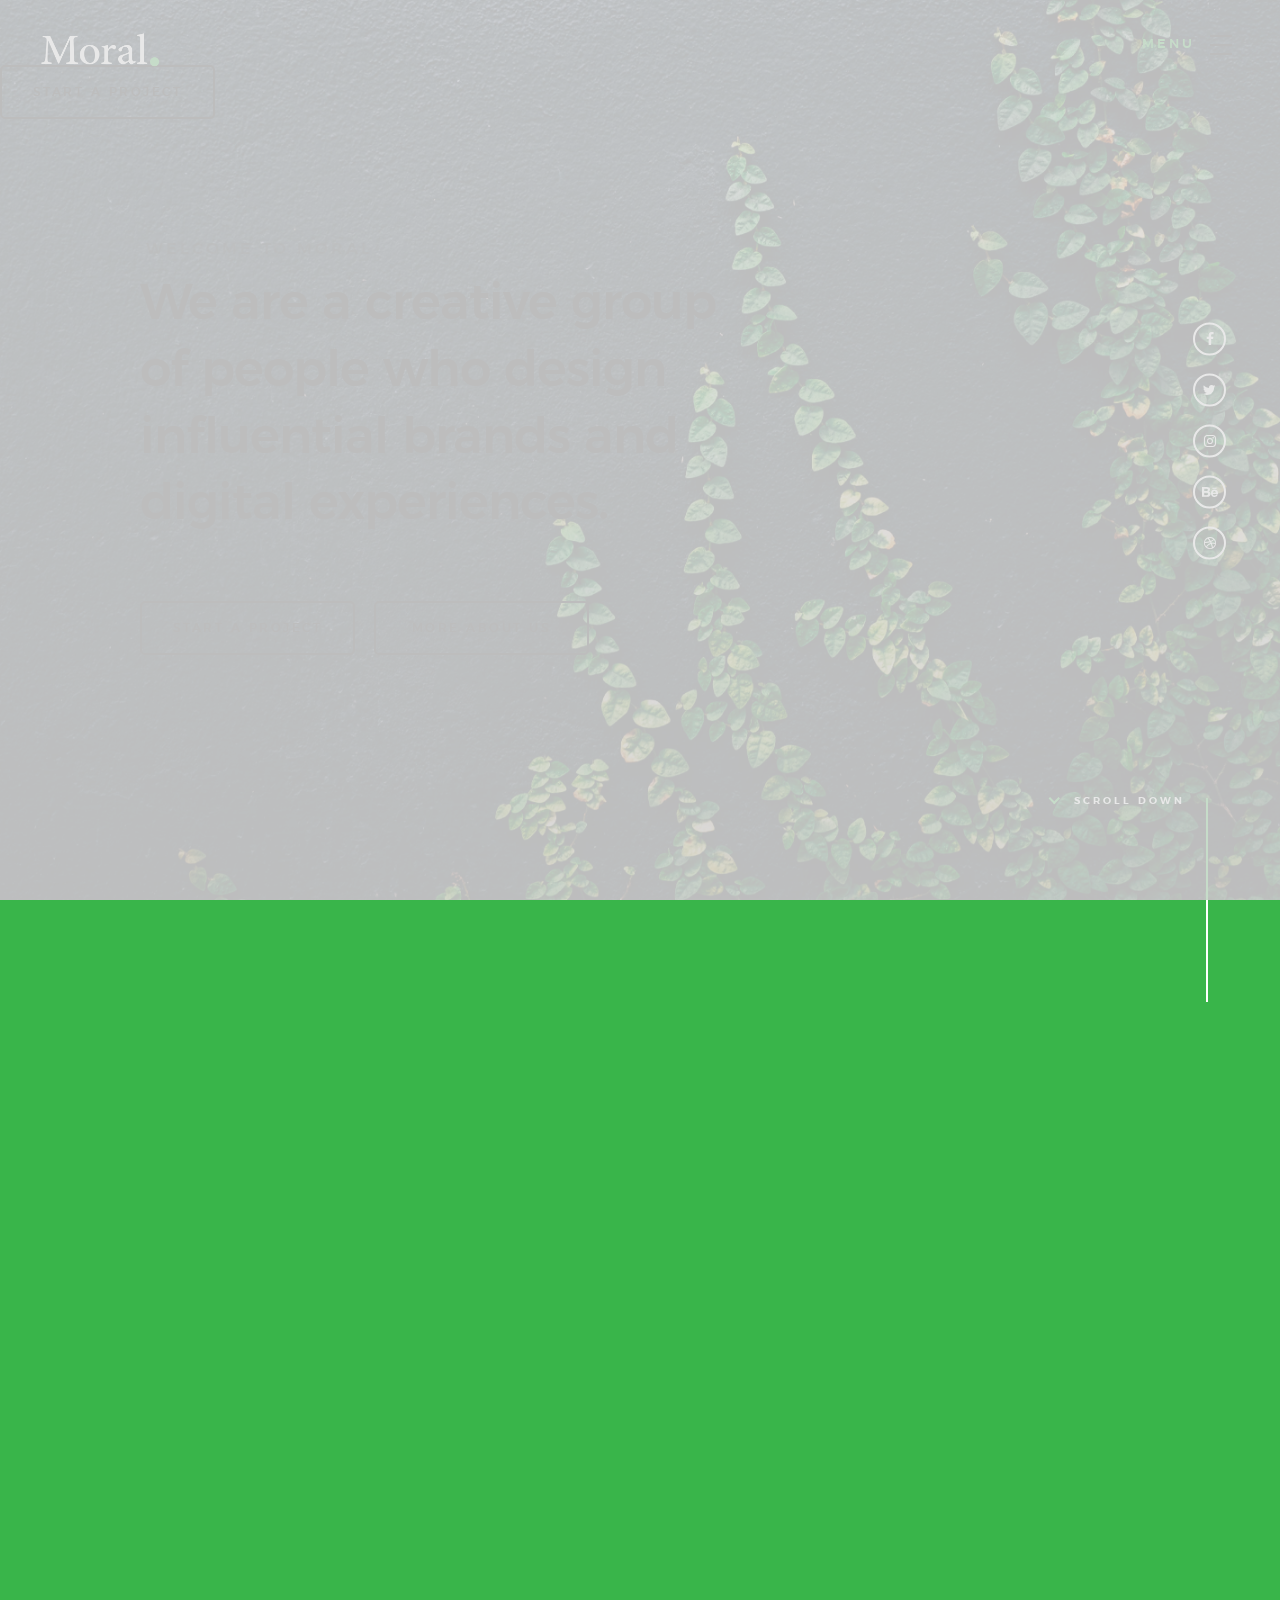
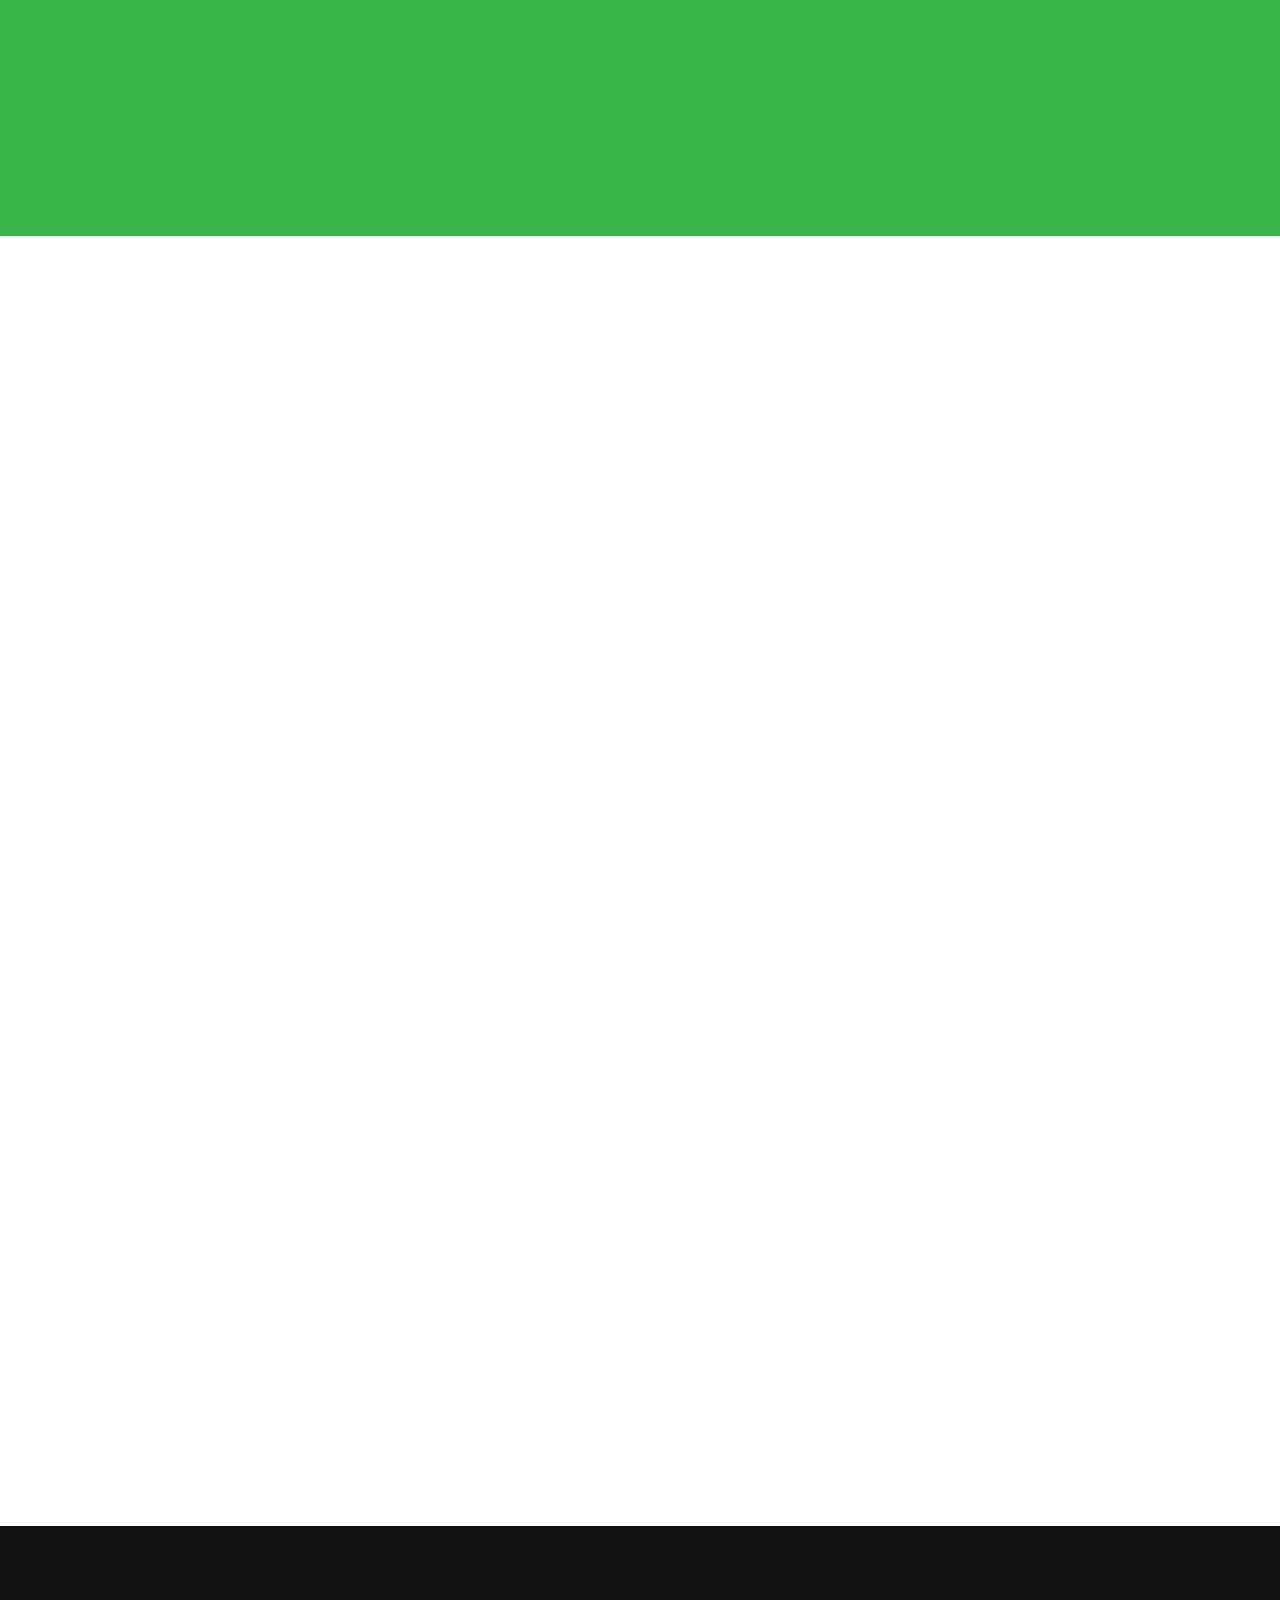
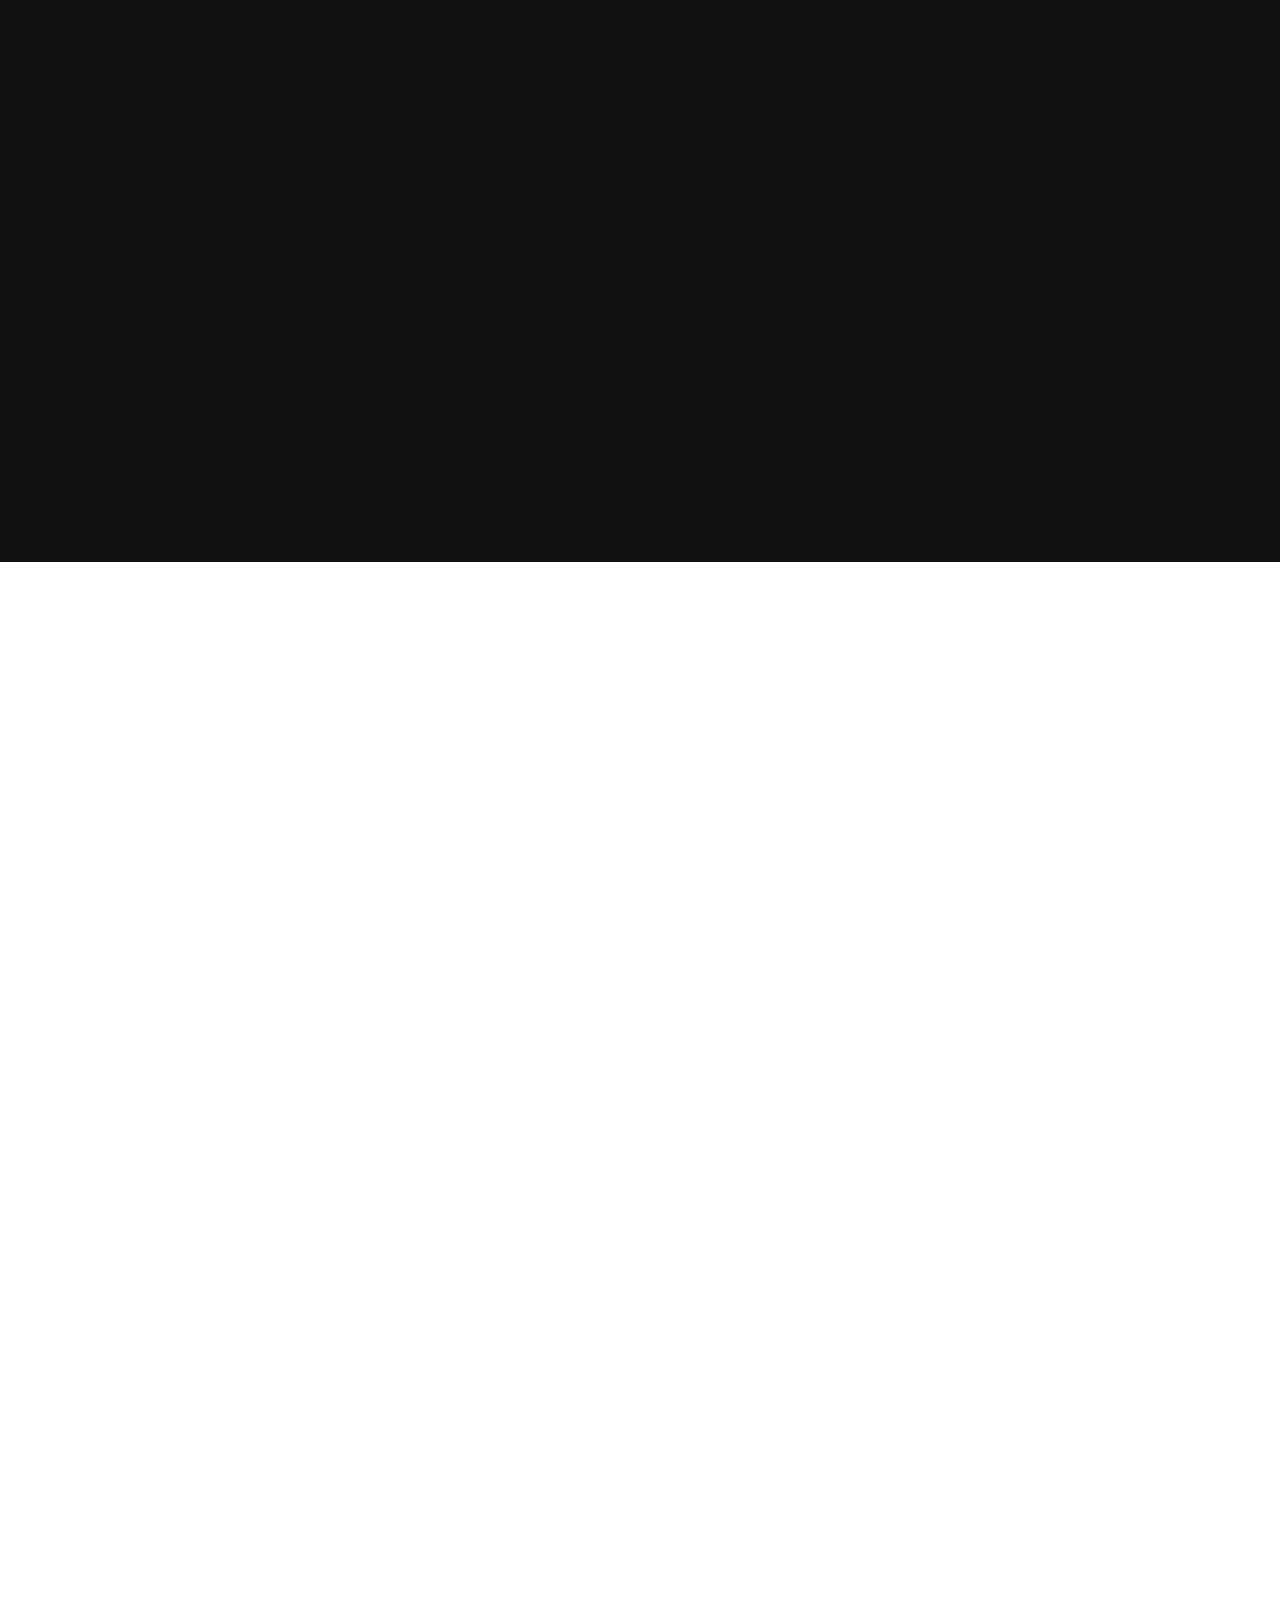
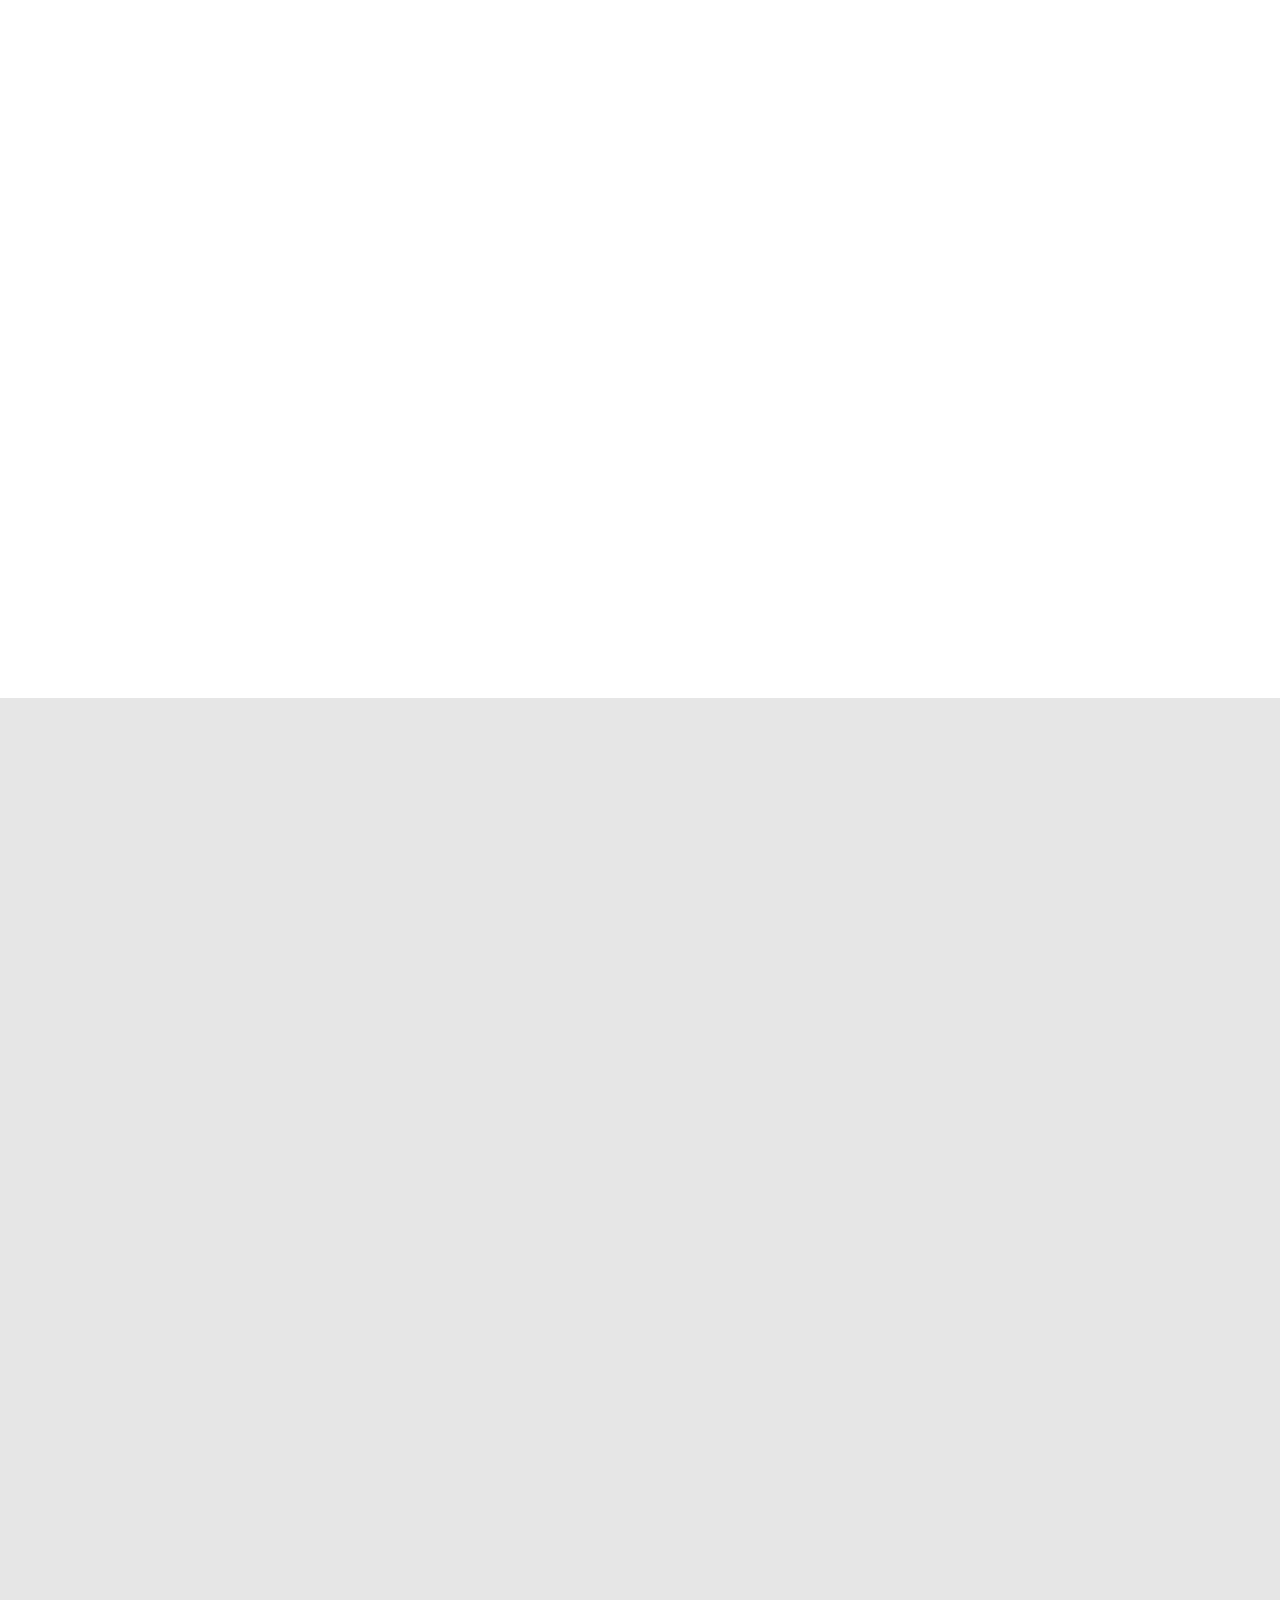
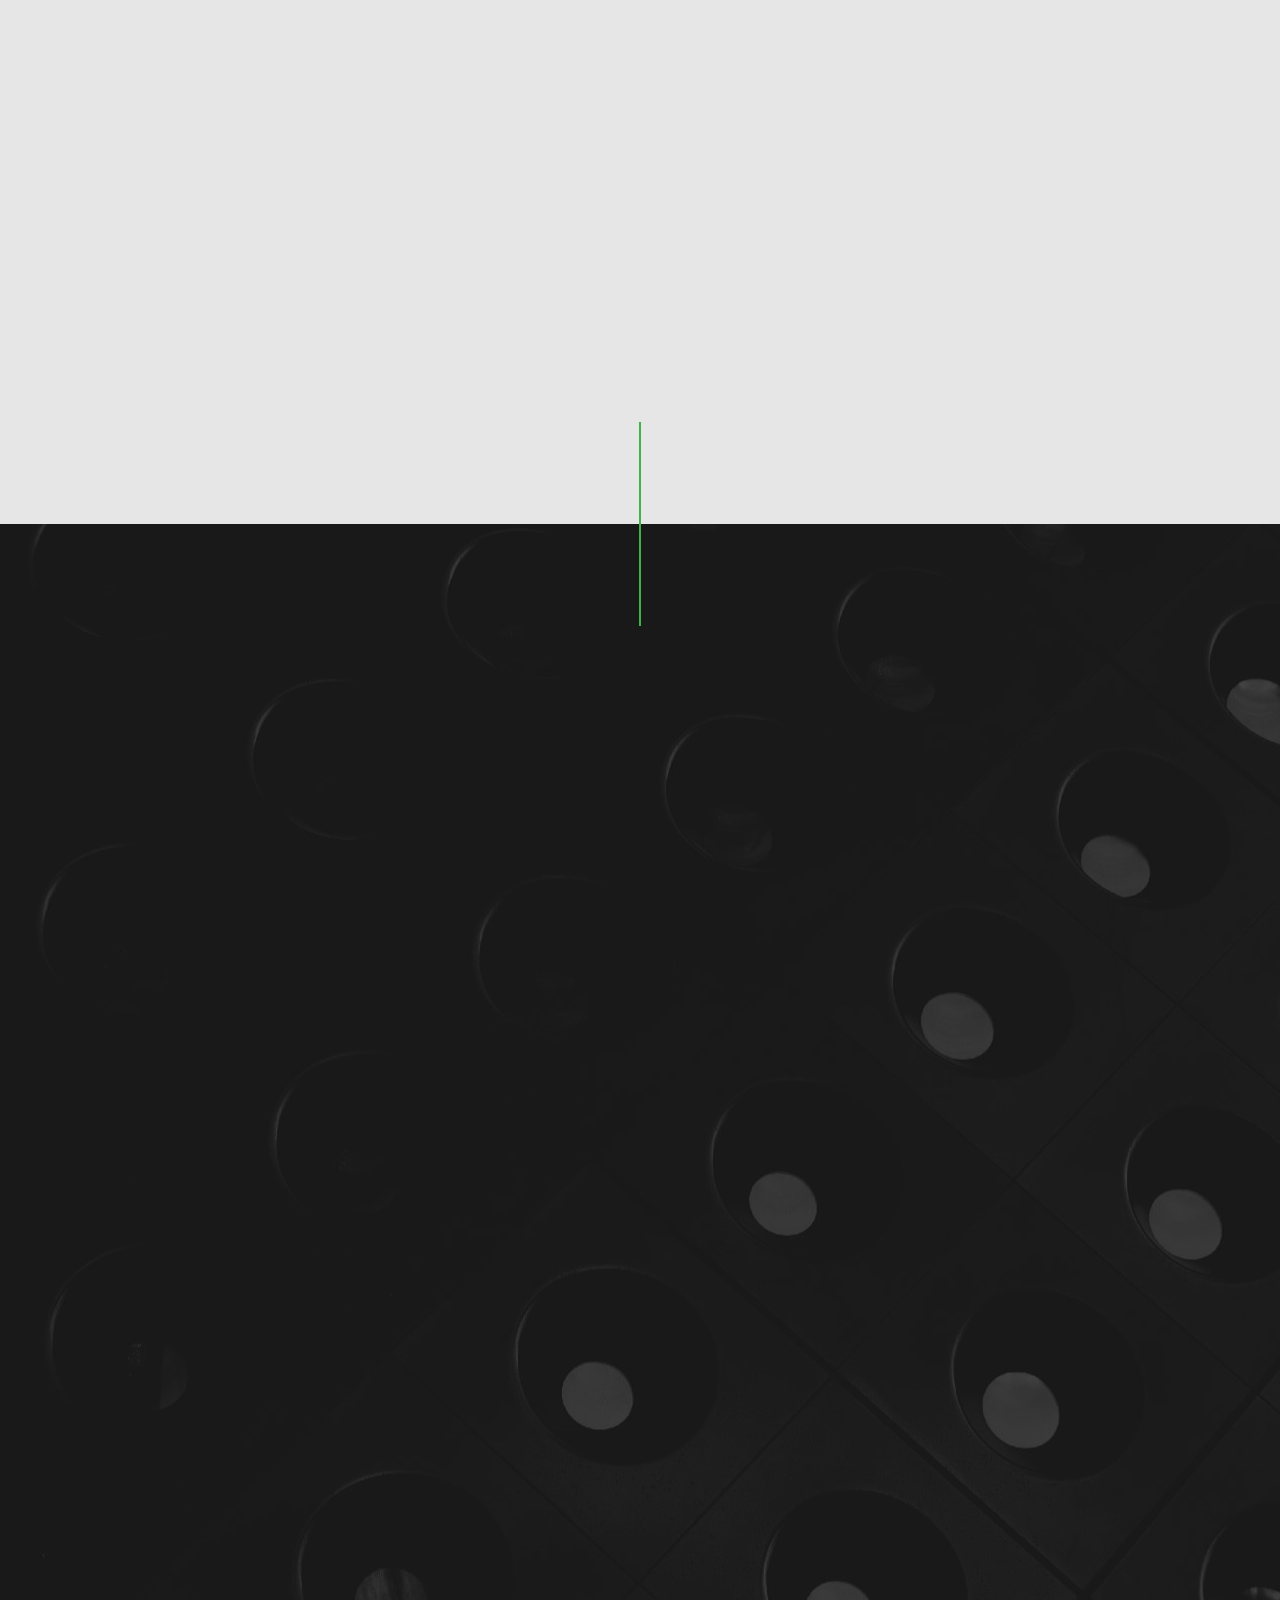
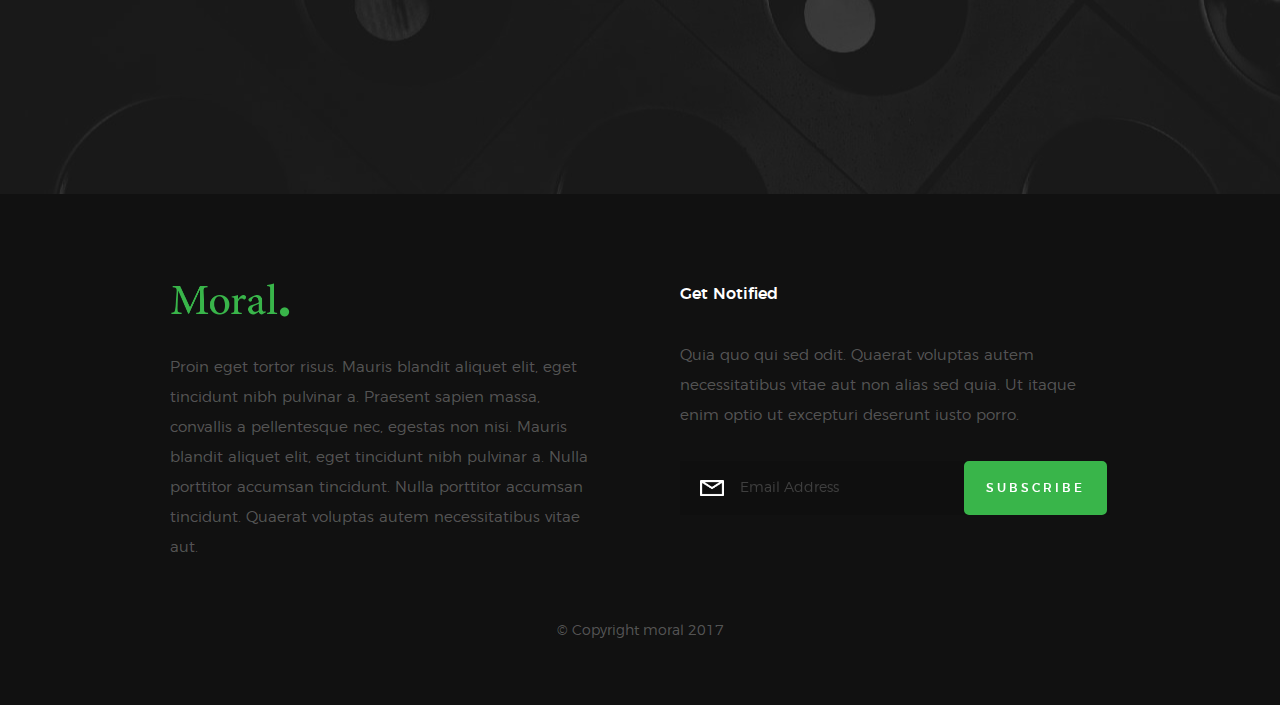
<file: index.html>
<!DOCTYPE html>
<!--[if lt IE 9 ]><html class="no-js oldie" lang="en"> <![endif]-->
<!--[if IE 9 ]><html class="no-js oldie ie9" lang="en"> <![endif]-->
<!--[if (gte IE 9)|!(IE)]><!-->
<html class="no-js" lang="en">
<!--<![endif]-->

<head>

    <!--- basic page needs
    ================================================== -->
    <meta charset="utf-8">
    <title>Moral</title>
    <meta name="description" content="">
    <meta name="author" content="">

    <!-- mobile specific metas
    ================================================== -->
    <meta name="viewport" content="width=device-width, initial-scale=1">

    <!-- CSS
    ================================================== -->
    <link rel="stylesheet" href="css/base.css">
    <link rel="stylesheet" href="css/vendor.css">
    <link rel="stylesheet" href="css/main.css">

    <!-- script
    ================================================== -->
    <script src="js/modernizr.js"></script>
    <script src="js/pace.min.js"></script>

    <!-- favicons
    ================================================== -->
    <link rel="shortcut icon" href="favicon.ico" type="image/x-icon">
    <link rel="icon" href="favicon.ico" type="image/x-icon">

</head>

<body id="top">

    <!-- header
    ================================================== -->
    <header class="s-header">

        <div class="header-logo">
            <a class="site-logo" href="index.html">
                <img src="images/logo.png" alt="Homepage">
            </a>
        </div>
        

        <nav class="header-nav">

            <a href="#0" class="header-nav__close" title="close"><span>Close</span></a>

            <div class="header-nav__content">
                <h3>Navigation</h3>
                
                <ul class="header-nav__list">
                    <li class="current"><a class="smoothscroll"  href="#home" title="home">Home</a></li>
                    <li><a class="smoothscroll"  href="#about" title="about">About</a></li>
                    <li><a class="smoothscroll"  href="#services" title="services">Services</a></li>
                    <li><a class="smoothscroll"  href="#works" title="works">Works</a></li>
                    <li><a class="smoothscroll"  href="#clients" title="clients">Clients</a></li>
                    <li><a class="smoothscroll"  href="#contact" title="contact">Contact</a></li>
                </ul>
    
                <p>Perspiciatis hic praesentium nesciunt. Et neque a dolorum <a href='#0'>voluptatem</a> porro iusto sequi veritatis libero enim. Iusto id suscipit veritatis neque reprehenderit.</p>
    
                <ul class="header-nav__social">
                    <li>
                        <a href="#"><i class="fa fa-facebook"></i></a>
                    </li>
                    <li>
                        <a href="#"><i class="fa fa-twitter"></i></a>
                    </li>
                    <li>
                        <a href="#"><i class="fa fa-instagram"></i></a>
                    </li>
                    <li>
                        <a href="#"><i class="fa fa-behance"></i></a>
                    </li>
                    <li>
                        <a href="#"><i class="fa fa-dribbble"></i></a>
                    </li>
                </ul>

            </div> <!-- end header-nav__content -->

        </nav>  <!-- end header-nav -->
        
        <div class="home-content__buttons">
                    <a href="#contact" class="smoothscroll btn btn--stroke">
                        Start a Project
                    </a>
        </div>
        
        <a class="header-menu-toggle" href="#0">
            <span class="header-menu-text">Menu</span>
            <span class="header-menu-icon"></span>
        </a>

    </header> <!-- end s-header -->


    <!-- home
    ================================================== -->
    <section id="home" class="s-home target-section" data-parallax="scroll" data-image-src="images/hero-bg.jpg" data-natural-width=3000 data-natural-height=2000 data-position-y=center>

<!--        <div class="overlay"></div>-->
        <div class="shadow-overlay"></div>

        <div class="home-content">

            <div class="row home-content__main">

                <h3>Welcome to Moral</h3>

                <h1>
                    We are a creative group <br>
                    of people who design <br>
                    influential brands and <br>
                    digital experiences.
                </h1>

                <div class="home-content__buttons">
                    <a href="#contact" class="smoothscroll btn btn--stroke">
                        Start a Project
                    </a>
                    <a href="#about" class="smoothscroll btn btn--stroke">
                        More About Us
                    </a>
                </div>

            </div>

            <div class="home-content__scroll">
                <a href="#about" class="scroll-link smoothscroll">
                    <span>Scroll Down</span>
                </a>
            </div>

            <div class="home-content__line"></div>

        </div> <!-- end home-content -->


        <ul class="home-social">
            <li>
                <a href="#0"><i class="fa fa-facebook" aria-hidden="true"></i><span>Facebook</span></a>
            </li>
            <li>
                <a href="#0"><i class="fa fa-twitter" aria-hidden="true"></i><span>Twiiter</span></a>
            </li>
            <li>
                <a href="#0"><i class="fa fa-instagram" aria-hidden="true"></i><span>Instagram</span></a>
            </li>
            <li>
                <a href="#0"><i class="fa fa-behance" aria-hidden="true"></i><span>Behance</span></a>
            </li>
            <li>
                <a href="#0"><i class="fa fa-dribbble" aria-hidden="true"></i><span>Dribbble</span></a>
            </li>
        </ul> 
        <!-- end home-social -->

    </section> <!-- end s-home -->


    <!-- about
    ================================================== -->
    <section id='about' class="s-about">

        <div class="row section-header has-bottom-sep" data-aos="fade-up">
            <div class="col-full">
                <h3 class="subhead subhead--dark">Hello There</h3>
                <h1 class="display-1 display-1--light">We Are Moral</h1>
            </div>
        </div> <!-- end section-header -->

        <div class="row about-desc" data-aos="fade-up">
            <div class="col-full">
                <p>
                Lorem ipsum dolor sit amet, consectetur adipisicing elit, sed do eiusmod tempor incididunt ut labore et dolore magna aliqua. Ut enim ad minim veniam, quis nostrud exercitation ullamco laboris nisi ut aliquip ex ea commodo consequat. Duis aute irure dolor in reprehenderit in voluptate velit esse cillum dolore eu fugiat nulla pariatur. Excepteur sint occaecat cupidatat non proident, sunt in culpa qui officia deserunt. 
                </p>
            </div>
        </div> <!-- end about-desc -->

        <div class="row about-stats stats block-1-4 block-m-1-2 block-mob-full" data-aos="fade-up">
                
            <div class="col-block stats__col ">
                <div class="stats__count">127</div>
                <h5>Awards Received</h5>
            </div>
            <div class="col-block stats__col">
                <div class="stats__count">1505</div>
                <h5>Cups of Coffee</h5>
            </div>
            <div class="col-block stats__col">
                <div class="stats__count">109</div>
                <h5>Projects Completed</h5>
            </div>
            <div class="col-block stats__col">
                <div class="stats__count">102</div>
                <h5>Happy Clients</h5> 
            </div>

        </div> <!-- end about-stats -->

        <div class="about__line"></div>

    </section> <!-- end s-about -->


    <!-- services
    ================================================== -->
    <section id='services' class="s-services">

        <div class="row section-header has-bottom-sep" data-aos="fade-up">
            <div class="col-full">
                <h3 class="subhead">What We Do</h3>
                <h1 class="display-2">We’ve got everything you need to launch and grow your business</h1>
            </div>
        </div> <!-- end section-header -->

        <div class="row services-list block-1-2 block-tab-full">

            <div class="col-block service-item" data-aos="fade-up">
                <div class="service-icon">
                    <i class="icon-paint-brush"></i>
                </div>
                <div class="service-text">
                    <h3 class="h2">Brand Identity</h3>
                    <p>Nemo cupiditate ab quibusdam quaerat impedit magni. Earum suscipit ipsum laudantium. 
                    Quo delectus est. Maiores voluptas ab sit natus veritatis ut. Debitis nulla cumque veritatis.
                    Sunt suscipit voluptas ipsa in tempora esse soluta sint.
                    </p>
                </div>
            </div>

            <div class="col-block service-item" data-aos="fade-up">
                <div class="service-icon">
                    <i class="icon-group"></i>
                </div>
                <div class="service-text">
                    <h3 class="h2">Illustration</h3>
                    <p>Nemo cupiditate ab quibusdam quaerat impedit magni. Earum suscipit ipsum laudantium. 
                    Quo delectus est. Maiores voluptas ab sit natus veritatis ut. Debitis nulla cumque veritatis.
                    Sunt suscipit voluptas ipsa in tempora esse soluta sint.
                    </p>
                </div>
            </div>

            <div class="col-block service-item" data-aos="fade-up">
                <div class="service-icon">
                    <i class="icon-megaphone"></i>
                </div>  
                <div class="service-text">
                    <h3 class="h2">Marketing</h3>
                    <p>Nemo cupiditate ab quibusdam quaerat impedit magni. Earum suscipit ipsum laudantium. 
                    Quo delectus est. Maiores voluptas ab sit natus veritatis ut. Debitis nulla cumque veritatis.
                    Sunt suscipit voluptas ipsa in tempora esse soluta sint.
                    </p>
                </div>
            </div>

            <div class="col-block service-item" data-aos="fade-up">
                <div class="service-icon">
                    <i class="icon-earth"></i>
                </div>
                <div class="service-text">
                    <h3 class="h2">Web Design</h3>
                    <p>Nemo cupiditate ab quibusdam quaerat impedit magni. Earum suscipit ipsum laudantium. 
                    Quo delectus est. Maiores voluptas ab sit natus veritatis ut. Debitis nulla cumque veritatis.
                    Sunt suscipit voluptas ipsa in tempora esse soluta sint.
                    </p>
                </div>
            </div>

            <div class="col-block service-item" data-aos="fade-up">
                <div class="service-icon">
                    <i class="icon-cube"></i>
                </div>
                <div class="service-text">
                    <h3 class="h2">Packaging Design</h3>
                    <p>Nemo cupiditate ab quibusdam quaerat impedit magni. Earum suscipit ipsum laudantium. 
                    Quo delectus est. Maiores voluptas ab sit natus veritatis ut. Debitis nulla cumque veritatis.
                    Sunt suscipit voluptas ipsa in tempora esse soluta sint.
                    </p>
                </div>
            </div>
    
            <div class="col-block service-item" data-aos="fade-up">
                <div class="service-icon"><i class="icon-lego-block"></i></div>
                <div class="service-text">
                    <h3 class="h2">Web Development</h3>
                    <p>Nemo cupiditate ab quibusdam quaerat impedit magni. Earum suscipit ipsum laudantium. 
                    Quo delectus est. Maiores voluptas ab sit natus veritatis ut. Debitis nulla cumque veritatis.
                    Sunt suscipit voluptas ipsa in tempora esse soluta sint.
                    </p>
                </div>
            </div>

        </div> <!-- end services-list -->

    </section> <!-- end s-services -->


    <!-- works
    ================================================== -->
    <section id='works' class="s-works">

        <div class="intro-wrap">
                
            <div class="row section-header has-bottom-sep light-sep" data-aos="fade-up">
                <div class="col-full">
                    <h3 class="subhead">Recent Works</h3>
                    <h1 class="display-2 display-2--light">We love what we do, check out some of our latest works</h1>
                </div>
            </div> <!-- end section-header -->

        </div> <!-- end intro-wrap -->

        <div class="row works-content">
            <div class="col-full masonry-wrap">
                <div class="masonry">
    
                    <div class="masonry__brick" data-aos="fade-up">
                        <div class="item-folio">
                                
                            <div class="item-folio__thumb">
                                <a href="images/portfolio/gallery/g-shutterbug.jpg" class="thumb-link" title="Shutterbug" data-size="1050x700">
                                    <img src="images/portfolio/lady-shutterbug.jpg" 
                                         srcset="images/portfolio/lady-shutterbug.jpg 1x, images/portfolio/lady-shutterbug@2x.jpg 2x" alt="">
                                </a>
                            </div>
    
                            <div class="item-folio__text">
                                <h3 class="item-folio__title">
                                    Shutterbug
                                </h3>
                                <p class="item-folio__cat">
                                    Branding
                                </p>
                            </div>
    
                            <a href="https://www.behance.net/" class="item-folio__project-link" title="Project link">
                                <i class="icon-link"></i>
                            </a>
    
                            <div class="item-folio__caption">
                                <p>Vero molestiae sed aut natus excepturi. Et tempora numquam. Temporibus iusto quo.Unde dolorem corrupti neque nisi.</p>
                            </div>
    
                        </div>
                    </div> <!-- end masonry__brick -->

                    <div class="masonry__brick" data-aos="fade-up">
                        <div class="item-folio">
                                
                            <div class="item-folio__thumb">
                                <a href="images/portfolio/gallery/g-woodcraft.jpg" class="thumb-link" title="Woodcraft" data-size="1050x700">
                                    <img src="images/portfolio/woodcraft.jpg" 
                                         srcset="images/portfolio/woodcraft.jpg 1x, images/portfolio/woodcraft@2x.jpg 2x" alt="">
                                </a>
                            </div>
    
                            <div class="item-folio__text">
                                <h3 class="item-folio__title">
                                    Woodcraft
                                </h3>
                                <p class="item-folio__cat">
                                    Web Design
                                </p>
                            </div>
    
                            <a href="https://www.behance.net/" class="item-folio__project-link" title="Project link">
                                <i class="icon-link"></i>
                            </a>
    
                            <div class="item-folio__caption">
                                <p>Vero molestiae sed aut natus excepturi. Et tempora numquam. Temporibus iusto quo.Unde dolorem corrupti neque nisi.</p>
                            </div>
    
                        </div>
                    </div> <!-- end masonry__brick -->
    
                    <div class="masonry__brick" data-aos="fade-up">
                        <div class="item-folio">
                                
                            <div class="item-folio__thumb">
                                <a href="images/portfolio/gallery/g-beetle.jpg" class="thumb-link" title="The Beetle Car" data-size="1050x700">
                                    <img src="images/portfolio/the-beetle.jpg"
                                         srcset="images/portfolio/the-beetle.jpg 1x, images/portfolio/the-beetle@2x.jpg 2x" alt="">
                                </a>
                            </div>
    
                            <div class="item-folio__text">
                                <h3 class="item-folio__title">
                                    The Beetle
                                </h3>
                                <p class="item-folio__cat">
                                    Web Development
                                </p>
                            </div>
    
                            <a href="https://www.behance.net/" class="item-folio__project-link" title="Project link">
                                <i class="icon-link"></i>
                            </a>
    
                            <div class="item-folio__caption">
                                <p>Vero molestiae sed aut natus excepturi. Et tempora numquam. Temporibus iusto quo.Unde dolorem corrupti neque nisi.</p>
                            </div>
    
                        </div>
                    </div> <!-- end masonry__brick -->
    
                    <div class="masonry__brick" data-aos="fade-up">
                        <div class="item-folio">
                                
                            <div class="item-folio__thumb">
                                <a href="images/portfolio/gallery/g-grow-green.jpg" class="thumb-link" title="Grow Green" data-size="1050x700">
                                    <img src="images/portfolio/grow-green.jpg" 
                                         srcset="images/portfolio/grow-green.jpg 1x, images/portfolio/grow-green@2x.jpg 2x" alt="">
                                </a>
                            </div>
    
                            <div class="item-folio__text">
                                <h3 class="item-folio__title">
                                    Grow Green
                                </h3>
                                <p class="item-folio__cat">
                                    Branding
                                </p>
                            </div>
    
                            <a href="https://www.behance.net/" class="item-folio__project-link" title="Project link">
                                <i class="icon-link"></i>
                            </a>
    
                            <div class="item-folio__caption">
                                <p>Vero molestiae sed aut natus excepturi. Et tempora numquam. Temporibus iusto quo.Unde dolorem corrupti neque nisi.</p>
                            </div>
    
                        </div>
                    </div> <!-- end masonry__brick -->

                    <div class="masonry__brick" data-aos="fade-up">
                        <div class="item-folio">
                                
                            <div class="item-folio__thumb">
                                <a href="images/portfolio/gallery/g-guitarist.jpg" class="thumb-link" title="Guitarist" data-size="1050x700">
                                    <img src="images/portfolio/guitarist.jpg" 
                                         srcset="images/portfolio/guitarist.jpg 1x, images/portfolio/guitarist@2x.jpg 2x" alt="">
                                </a>
                            </div>
    
                            <div class="item-folio__text">
                                <h3 class="item-folio__title">
                                    Guitarist
                                </h3>
                                <p class="item-folio__cat">
                                    Web Design
                                </p>
                            </div>
    
                            <a href="https://www.behance.net/" class="item-folio__project-link" title="Project link">
                                <i class="icon-link"></i>
                            </a>
    
                            <div class="item-folio__caption">
                                <p>Vero molestiae sed aut natus excepturi. Et tempora numquam. Temporibus iusto quo.Unde dolorem corrupti neque nisi.</p>
                            </div>
    
                        </div>
                    </div> <!-- end masonry__brick -->
    
                    <div class="masonry__brick" data-aos="fade-up">
                        <div class="item-folio">
                                
                            <div class="item-folio__thumb">
                                <a href="images/portfolio/gallery/g-palmeira.jpg" class="thumb-link" title="Palmeira" data-size="1050x700">
                                    <img src="images/portfolio/palmeira.jpg"
                                         srcset="images/portfolio/palmeira.jpg 1x, images/portfolio/palmeira@2x.jpg 2x" alt="">
                                </a>
                            </div>
    
                            <div class="item-folio__text">
                                <h3 class="item-folio__title">
                                    Palmeira
                                </h3>
                                <p class="item-folio__cat">
                                    Web Design
                                </p>
                            </div>
    
                            <a href="https://www.behance.net/" class="item-folio__project-link" title="Project link">
                                <i class="icon-link"></i>
                            </a>
    
                            <div class="item-folio__caption">
                                <p>Vero molestiae sed aut natus excepturi. Et tempora numquam. Temporibus iusto quo.Unde dolorem corrupti neque nisi.</p>
                            </div>
    
                        </div>
                    </div> <!-- end masonry__brick -->

                </div> <!-- end masonry -->
            </div> <!-- end col-full -->
        </div> <!-- end works-content -->

    </section> <!-- end s-works -->


    <!-- clients
    ================================================== -->
    <section id="clients" class="s-clients">

        <div class="row section-header" data-aos="fade-up">
            <div class="col-full">
                <h3 class="subhead">Our Clients</h3>
                <h1 class="display-2">Moral has been honored to
                partner up with these clients</h1>
            </div>
        </div> <!-- end section-header -->

        <div class="row clients-outer" data-aos="fade-up">
            <div class="col-full">
                <div class="clients">
                    
                    <a href="#0" title="" class="clients__slide"><img src="images/clients/apple.png" /></a>
                    <a href="#0" title="" class="clients__slide"><img src="images/clients/atom.png" /></a>
                    <a href="#0" title="" class="clients__slide"><img src="images/clients/blackberry.png" /></a>
                    <a href="#0" title="" class="clients__slide"><img src="images/clients/dropbox.png" /></a>
                    <a href="#0" title="" class="clients__slide"><img src="images/clients/envato.png" /></a>
                    <a href="#0" title="" class="clients__slide"><img src="images/clients/firefox.png" /></a>
                    <a href="#0" title="" class="clients__slide"><img src="images/clients/joomla.png" /></a>
                    <a href="#0" title="" class="clients__slide"><img src="images/clients/magento.png" /></a>
                     
                </div> <!-- end clients -->
            </div> <!-- end col-full -->
        </div> <!-- end clients-outer -->

        <div class="row clients-testimonials" data-aos="fade-up">
            <div class="col-full">
                <div class="testimonials">

                    <div class="testimonials__slide">

                        <p>Qui ipsam temporibus quisquam vel. Maiores eos cumque distinctio nam accusantium ipsum. 
                        Laudantium quia consequatur molestias delectus culpa facere hic dolores aperiam. Accusantium quos qui praesentium corpori.
                        Excepturi nam cupiditate culpa doloremque deleniti repellat.</p>

                        <img src="images/avatars/user-01.jpg" alt="Author image" class="testimonials__avatar">
                        <div class="testimonials__info">
                            <span class="testimonials__name">Tim Cook</span> 
                            <span class="testimonials__pos">CEO, Apple</span>
                        </div>

                    </div>

                    <div class="testimonials__slide">
                        
                        <p>Excepturi nam cupiditate culpa doloremque deleniti repellat. Veniam quos repellat voluptas animi adipisci.
                        Nisi eaque consequatur. Quasi voluptas eius distinctio. Atque eos maxime. Qui ipsam temporibus quisquam vel.</p>

                        <img src="images/avatars/user-05.jpg" alt="Author image" class="testimonials__avatar">
                        <div class="testimonials__info">
                            <span class="testimonials__name">Sundar Pichai</span> 
                            <span class="testimonials__pos">CEO, Google</span>
                        </div>

                    </div>

                    <div class="testimonials__slide">
                        
                        <p>Repellat dignissimos libero. Qui sed at corrupti expedita voluptas odit. Nihil ea quia nesciunt. Ducimus aut sed ipsam.  
                        Autem eaque officia cum exercitationem sunt voluptatum accusamus. Quasi voluptas eius distinctio.</p>

                        <img src="images/avatars/user-02.jpg" alt="Author image" class="testimonials__avatar">
                        <div class="testimonials__info">
                            <span class="testimonials__name">Satya Nadella</span> 
                            <span class="testimonials__pos">CEO, Microsoft</span>
                        </div>

                    </div>

                </div><!-- end testimonials -->
                
            </div> <!-- end col-full -->
        </div> <!-- end client-testimonials -->

    </section> <!-- end s-clients -->


    <!-- contact
    ================================================== -->
    <section id="contact" class="s-contact">

        <div class="overlay"></div>
        <div class="contact__line"></div>

        <div class="row section-header" data-aos="fade-up">
            <div class="col-full">
                <h3 class="subhead">Contact Us</h3>
                <h1 class="display-2 display-2--light">Reach out for a new project or just say hello</h1>
            </div>
        </div>

        <div class="row contact-content" data-aos="fade-up">
            
            <div class="contact-primary">

                <h3 class="h6">Send Us A Message</h3>

                <form name="contactForm" id="contactForm" method="post" action="" novalidate="novalidate">
                    <fieldset>
    
                    <div class="form-field">
                        <input name="contactName" type="text" id="contactName" placeholder="Your Name" value="" minlength="2" required="" aria-required="true" class="full-width">
                    </div>
                    <div class="form-field">
                        <input name="contactEmail" type="email" id="contactEmail" placeholder="Your Email" value="" required="" aria-required="true" class="full-width">
                    </div>
                    <div class="form-field">
                        <input name="contactSubject" type="text" id="contactSubject" placeholder="Subject" value="" class="full-width">
                    </div>
                    <div class="form-field">
                        <textarea name="contactMessage" id="contactMessage" placeholder="Your Message" rows="10" cols="50" required="" aria-required="true" class="full-width"></textarea>
                    </div>
                    <div class="form-field">
                        <button class="full-width btn--primary">Submit</button>
                        <div class="submit-loader">
                            <div class="text-loader">Sending...</div>
                            <div class="s-loader">
                                <div class="bounce1"></div>
                                <div class="bounce2"></div>
                                <div class="bounce3"></div>
                            </div>
                        </div>
                    </div>
    
                    </fieldset>
                </form>

                <!-- contact-warning -->
                <div class="message-warning">
                    Something went wrong. Please try again.
                </div> 
            
                <!-- contact-success -->
                <div class="message-success">
                    Your message was sent, thank you!<br>
                </div>

            </div> <!-- end contact-primary -->

            <div class="contact-secondary">
                <div class="contact-info">

                    <h3 class="h6 hide-on-fullwidth">Contact Info</h3>

                    <div class="cinfo">
                        <h5>Where to Find Us</h5>
                        <p>
                            1600 Amphitheatre Parkway<br>
                            Mountain View, CA<br>
                            94043 US
                        </p>
                    </div>

                    <div class="cinfo">
                        <h5>Email Us At</h5>
                        <p>
                            contact@moralsite.com<br>
                            info@Moralsite.com
                        </p>
                    </div>

                    <div class="cinfo">
                        <h5>Call Us At</h5>
                        <p>
                            Phone: (+63) 555 1212<br>
                            Mobile: (+63) 555 0100<br>
                            Fax: (+63) 555 0101
                        </p>
                    </div>

                    <ul class="contact-social">
                        <li>
                            <a href="#"><i class="fa fa-facebook" aria-hidden="true"></i></a>
                        </li>
                        <li>
                            <a href="#"><i class="fa fa-twitter" aria-hidden="true"></i></a>
                        </li>
                        <li>
                            <a href="#"><i class="fa fa-instagram" aria-hidden="true"></i></a>
                        </li>
                        <li>
                            <a href="#"><i class="fa fa-behance" aria-hidden="true"></i></a>
                        </li>
                        <li>
                            <a href="#"><i class="fa fa-dribbble" aria-hidden="true"></i></a>
                        </li>
                    </ul> <!-- end contact-social -->

                </div> <!-- end contact-info -->
            </div> <!-- end contact-secondary -->

        </div> <!-- end contact-content -->

    </section> <!-- end s-contact -->


    <!-- footer
    ================================================== -->
    <footer>

        <div class="row footer-main">

            <div class="col-six tab-full left footer-desc">

                <div class="footer-logo"></div>
                Proin eget tortor risus. Mauris blandit aliquet elit, eget tincidunt nibh pulvinar a. Praesent sapien massa, convallis a pellentesque nec, egestas non nisi. Mauris blandit aliquet elit, eget tincidunt nibh pulvinar a. Nulla porttitor accumsan tincidunt. Nulla porttitor accumsan tincidunt. Quaerat voluptas autem necessitatibus vitae aut.

            </div>

            <div class="col-six tab-full right footer-subscribe">

                <h4>Get Notified</h4>
                <p>Quia quo qui sed odit. Quaerat voluptas autem necessitatibus vitae aut non alias sed quia. Ut itaque enim optio ut excepturi deserunt iusto porro.</p>

                <div class="subscribe-form">
                    <form id="mc-form" class="group" novalidate="true">
                        <input type="email" value="" name="EMAIL" class="email" id="mc-email" placeholder="Email Address" required="">
                        <input type="submit" name="subscribe" value="Subscribe">
                        <label for="mc-email" class="subscribe-message"></label>
                    </form>
                </div>

            </div>

        </div> <!-- end footer-main -->

        <div class="row footer-bottom">

            <div class="col-twelve">
                <div class="copyright">
                    <span>© Copyright moral 2017</span> 
                </div>

                <div class="go-top">
                    <a class="smoothscroll" title="Back to Top" href="#top"><i class="icon-arrow-up" aria-hidden="true"></i></a>
                </div>
            </div>

        </div> <!-- end footer-bottom -->

    </footer> <!-- end footer -->


    <!-- photoswipe background
    ================================================== -->
    <div aria-hidden="true" class="pswp" role="dialog" tabindex="-1">

        <div class="pswp__bg"></div>
        <div class="pswp__scroll-wrap">

            <div class="pswp__container">
                <div class="pswp__item"></div>
                <div class="pswp__item"></div>
                <div class="pswp__item"></div>
            </div>

            <div class="pswp__ui pswp__ui--hidden">
                <div class="pswp__top-bar">
                    <div class="pswp__counter"></div><button class="pswp__button pswp__button--close" title="Close (Esc)"></button> <button class="pswp__button pswp__button--share" title=
                    "Share"></button> <button class="pswp__button pswp__button--fs" title="Toggle fullscreen"></button> <button class="pswp__button pswp__button--zoom" title=
                    "Zoom in/out"></button>
                    <div class="pswp__preloader">
                        <div class="pswp__preloader__icn">
                            <div class="pswp__preloader__cut">
                                <div class="pswp__preloader__donut"></div>
                            </div>
                        </div>
                    </div>
                </div>
                <div class="pswp__share-modal pswp__share-modal--hidden pswp__single-tap">
                    <div class="pswp__share-tooltip"></div>
                </div><button class="pswp__button pswp__button--arrow--left" title="Previous (arrow left)"></button> <button class="pswp__button pswp__button--arrow--right" title=
                "Next (arrow right)"></button>
                <div class="pswp__caption">
                    <div class="pswp__caption__center"></div>
                </div>
            </div>

        </div>

    </div> <!-- end photoSwipe background -->


    <!-- preloader
    ================================================== -->
    <div id="preloader">
        <div id="loader">
            <div class="line-scale-pulse-out">
                <div></div>
                <div></div>
                <div></div>
                <div></div>
                <div></div>
            </div>
        </div>
    </div>


    <!-- Java Script
    ================================================== -->
    <script src="js/jquery-3.2.1.min.js"></script>
    <script src="js/plugins.js"></script>
    <script src="js/main.js"></script>

</body>

</html>
</file>
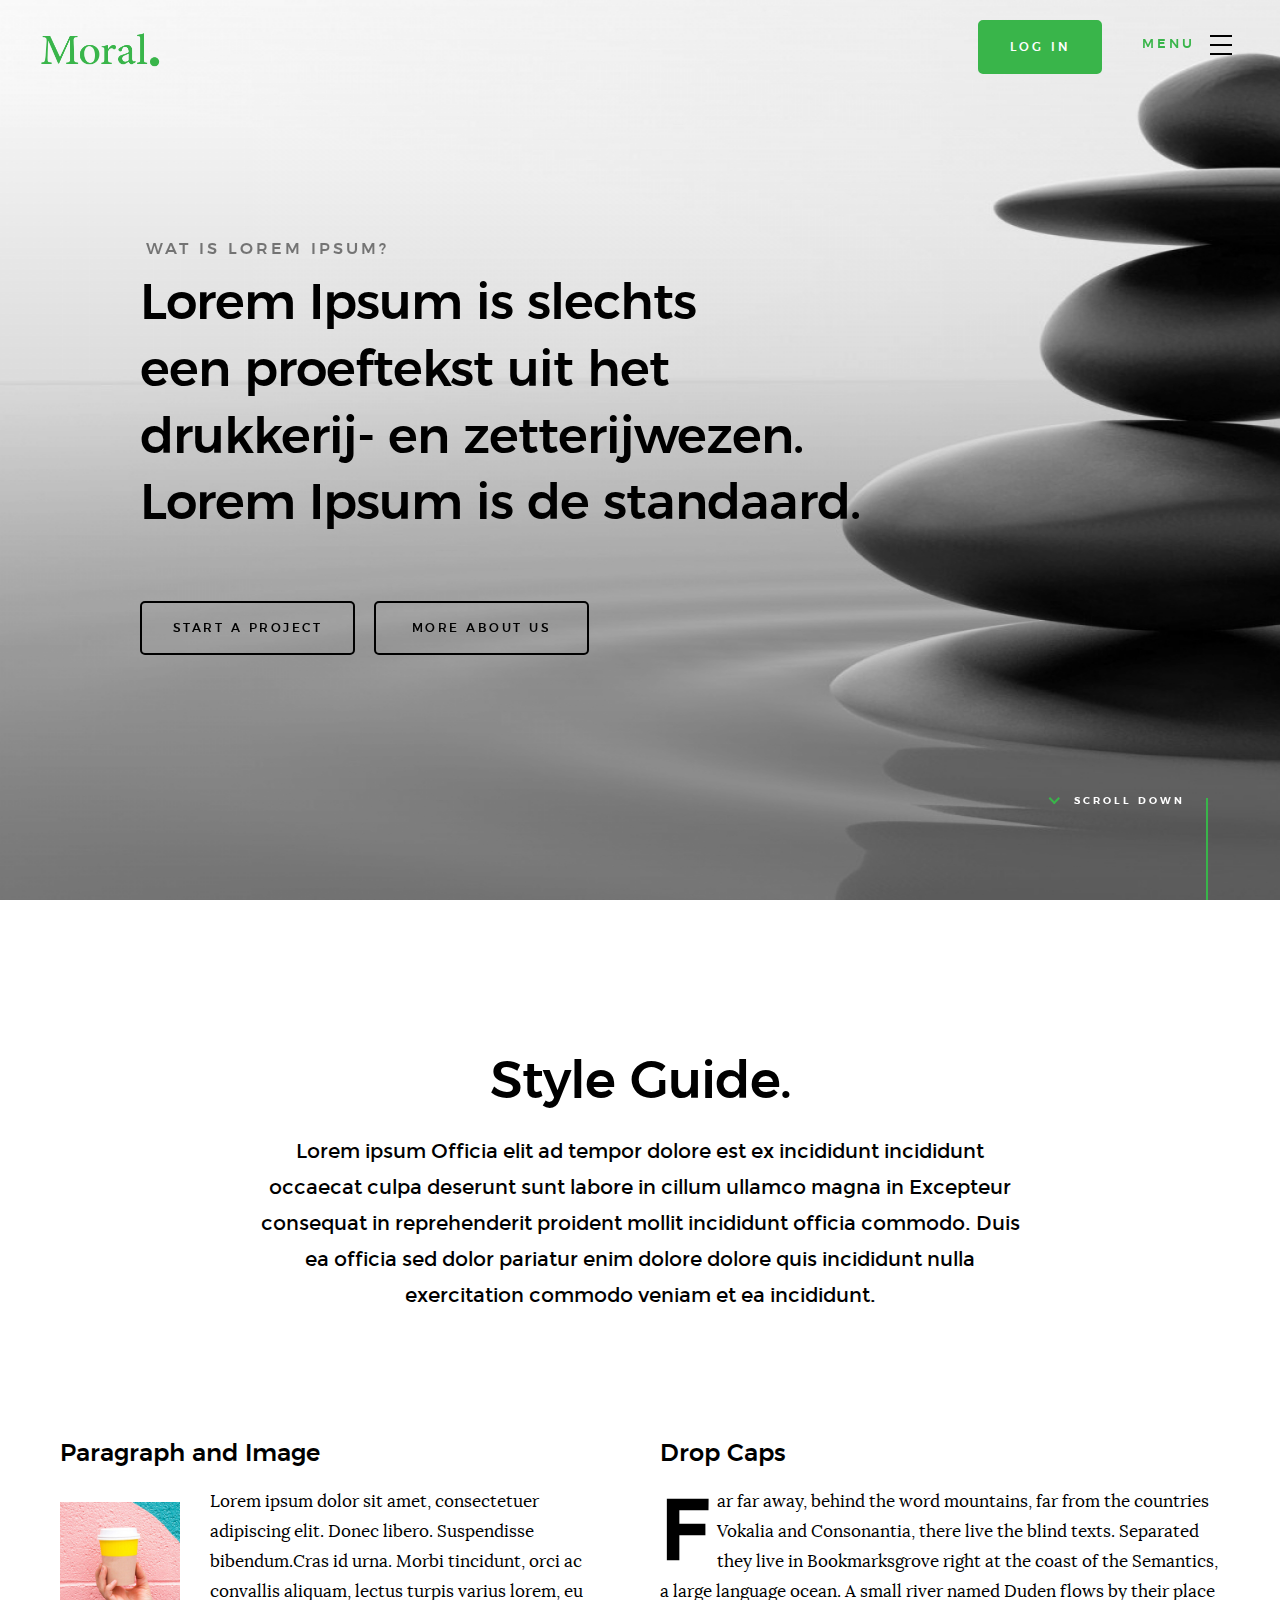
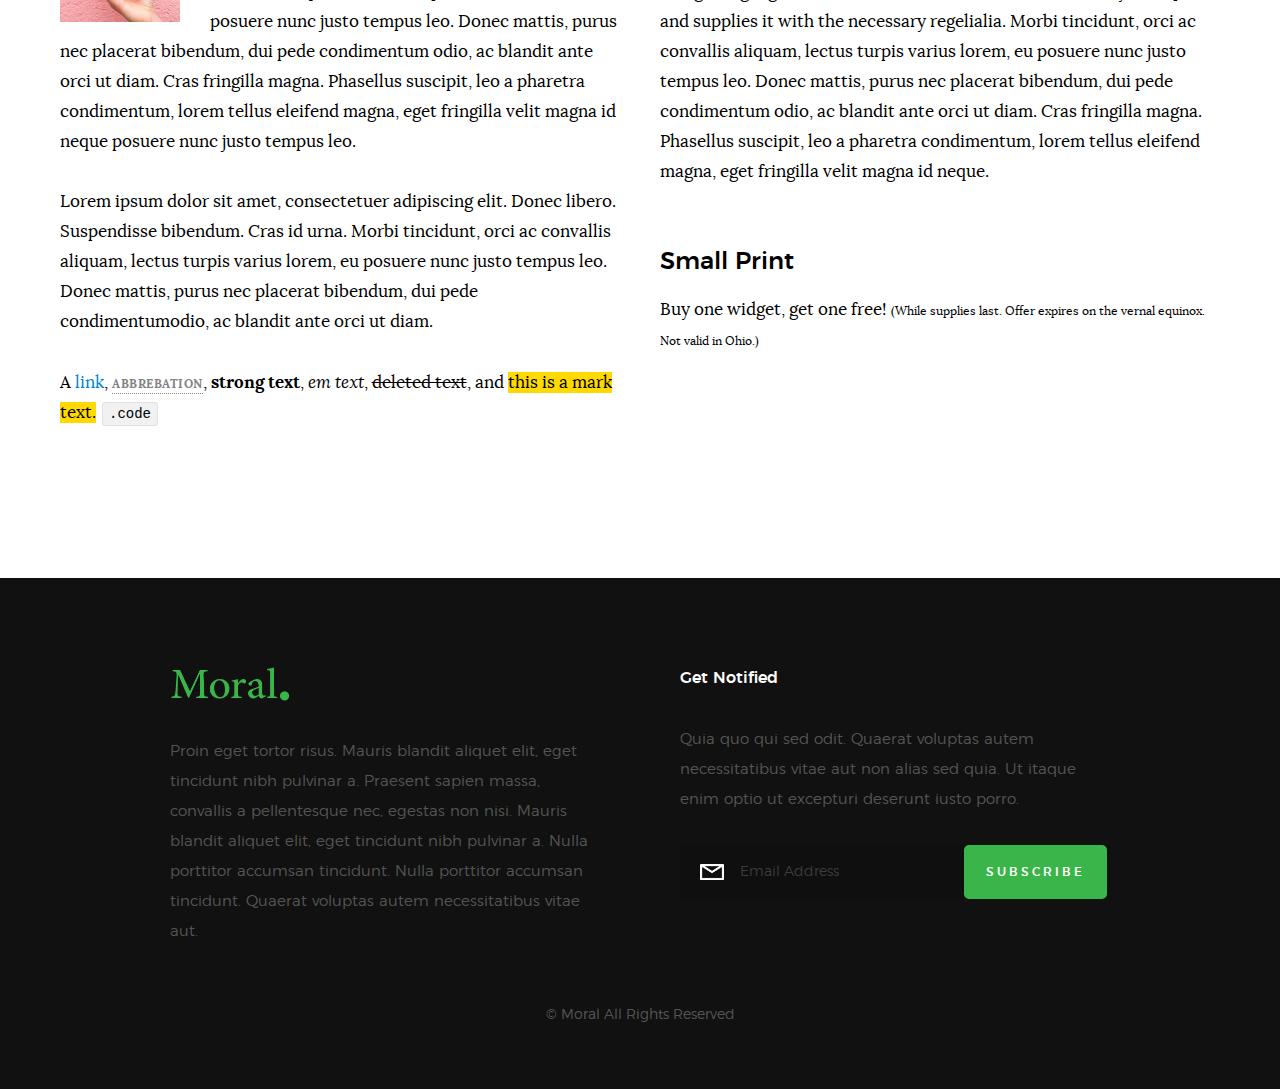
<file: default.html>
<!DOCTYPE html>
<!--[if lt IE 9 ]><html class="no-js oldie" lang="en"> <![endif]-->
<!--[if IE 9 ]><html class="no-js oldie ie9" lang="en"> <![endif]-->
<!--[if (gte IE 9)|!(IE)]><!-->
<html class="no-js" lang="en">
<!--<![endif]-->

<head>

    <!--- basic page needs
    ================================================== -->
    <meta charset="utf-8">
    <title>moral - Style Guide</title>
    <meta name="description" content="">
    <meta name="author" content="">

    <!-- mobile specific metas
    ================================================== -->
    <meta name="viewport" content="width=device-width, initial-scale=1">

    <!-- CSS
    ================================================== -->
    <link rel="stylesheet" href="css/base.css">
    <link rel="stylesheet" href="css/vendor.css">
    <link rel="stylesheet" href="css/main.css">

    <style type="text/css" media="screen">
        .s-styles { 
            background: white;
            padding-top: 15rem;
            padding-bottom: 12rem;
        }
     </style> 

    <!-- script
    ================================================== -->
    <script src="js/modernizr.js"></script>
    <script src="js/pace.min.js"></script>

    <!-- favicons
    ================================================== -->
    <link rel="shortcut icon" href="favicon.png" type="image/x-icon">
    <link rel="icon" href="favicon.png" type="image/x-icon">

</head>
    
<body id="top">

    <!-- header
    ================================================== -->
    <header class="s-header">

        <div class="header-logo">
            <a class="site-logo" href="index.html">
                <img src="images/logo-footer.png" alt="Homepage">
            </a>
        </div>

        <nav class="header-nav">

            <a href="#0" class="header-nav__close" title="close"><span>Close</span></a>

            <div class="header-nav__content">
                <h3>Navigation</h3>
                
                <ul class="header-nav__list">
                    <li class="current"><a class="smoothscroll"  href="index.html" title="home">Home</a></li>
                    <li><a href="index.html#about" title="about">About</a></li>
                    <li><a href="index.html#services" title="services">Services</a></li>
                    <li><a href="index.html#works" title="works">Works</a></li>
                    <li><a href="index.html#clients" title="clients">Clients</a></li>
                    <li><a href="#contact" title="contact">Contact</a></li>
                </ul>
    
                <p>Perspiciatis hic praesentium nesciunt. Et neque a dolorum <a href='#0'>voluptatem</a> porro iusto sequi veritatis libero enim. Iusto id suscipit veritatis neque reprehenderit.</p>
    
                <ul class="header-nav__social">
                    <li>
                        <a href="#0"><i class="fa fa-facebook"></i></a>
                    </li>
                    <li>
                        <a href="#0"><i class="fa fa-twitter"></i></a>
                    </li>
                    <li>
                        <a href="#0"><i class="fa fa-instagram"></i></a>
                    </li>
                    <li>
                        <a href="#0"><i class="fa fa-behance"></i></a>
                    </li>
                    <li>
                        <a href="#0"><i class="fa fa-dribbble"></i></a>
                    </li>
                </ul>

            </div> <!-- end header-nav__content -->

        </nav>  <!-- end header-nav -->
    
        <a class="btn btn--primary pull-right" href="#">Log in</a>
        <a class="header-menu-toggle" href="#0">
            <span class="header-menu-text">Menu</span>
            <span class="header-menu-icon"></span>
        </a>

    </header> <!-- end s-header -->


    <!-- home
    ================================================== -->
    <section id="home" class="s-home target-section" data-parallax="scroll" data-image-src="images/balance.jpg" data-natural-width=1887 data-natural-height=787 data-position-y=center>

<!--        <div class="overlay"></div>-->
        <div class="shadow-overlay"></div>

        <div class="home-content">

            <div class="row home-content__main">

                <h3>Wat is Lorem Ipsum?</h3>

                <h1>
                    Lorem Ipsum is slechts <br>
                    een proeftekst uit het <br>
                    drukkerij- en zetterijwezen. <br>
                    Lorem Ipsum is de standaard.
                </h1>

                <div class="home-content__buttons">
                    <a href="start.html" class="btn btn--stroke">
                        Start a Project
                    </a>
                    <a href="" class="btn btn--stroke">
                        More About Us
                    </a>
                </div>

            </div>

            <div class="home-content__scroll">
                <a href="#styles" class="scroll-link smoothscroll">
                    <span>Scroll Down</span>
                </a>
            </div>

            <div class="home-content__line"></div>

        </div> <!-- end home-content -->


<!--
        <ul class="home-social">
            <li>
                <a href="#0"><i class="fa fa-facebook" aria-hidden="true"></i><span>Facebook</span></a>
            </li>
            <li>
                <a href="#0"><i class="fa fa-twitter" aria-hidden="true"></i><span>Twiiter</span></a>
            </li>
            <li>
                <a href="#0"><i class="fa fa-instagram" aria-hidden="true"></i><span>Instagram</span></a>
            </li>
            <li>
                <a href="#0"><i class="fa fa-behance" aria-hidden="true"></i><span>Behance</span></a>
            </li>
            <li>
                <a href="#0"><i class="fa fa-dribbble" aria-hidden="true"></i><span>Dribbble</span></a>
            </li>
        </ul> 
-->
        <!-- end home-social -->

    </section> <!-- end s-home -->
    
     <!-- styles
    ================================================== -->
    <section id="styles" class="s-styles">
        
        <div class="row narrow section-intro add-bottom text-center">

            <div class="col-twelve tab-full">

                <h1 class="display-2">Style Guide.</h1>

                <p class="lead">Lorem ipsum Officia elit ad tempor dolore est ex incididunt incididunt occaecat culpa deserunt sunt labore in cillum ullamco magna in Excepteur consequat in reprehenderit proident mollit incididunt officia commodo.
                Duis ea officia sed dolor pariatur enim dolore dolore quis incididunt nulla exercitation commodo veniam et ea incididunt.</p>

            </div>

        </div>
        
        <div class="row">

            <div class="col-six tab-full">

                <h3>Paragraph and Image</h3>

                <p><a href="#"><img width="120" height="120" class="pull-left" alt="sample-image" src="images/sample-image.jpg"></a>
                Lorem ipsum dolor sit amet, consectetuer adipiscing elit. Donec libero. Suspendisse bibendum.Cras id urna. Morbi tincidunt, orci ac convallis aliquam, lectus turpis varius lorem, eu posuere nunc justo tempus leo. Donec mattis, purus nec placerat bibendum, dui pede condimentum odio, ac blandit ante orci ut diam. Cras fringilla magna. Phasellus suscipit, leo a pharetra condimentum, lorem tellus eleifend magna, eget fringilla velit magna id neque posuere nunc justo tempus leo. </p>

                <p>
                Lorem ipsum dolor sit amet, consectetuer adipiscing elit. Donec libero. Suspendisse bibendum. Cras id urna. Morbi tincidunt, orci ac convallis aliquam, lectus turpis varius lorem, eu posuere nunc justo tempus leo. Donec mattis, purus nec placerat bibendum, dui pede condimentumodio, ac blandit ante orci ut diam.	
                </p>

                <p>A <a href="#">link</a>,
                <abbr title="this really isn't a very good description">abbrebation</abbr>,
                <strong>strong text</strong>,
                <em>em text</em>,
                <del>deleted text</del>, and
                <mark>this is a mark text.</mark>
                <code>.code</code>
                </p>

            </div>

            <div class="col-six tab-full">

                <h3>Drop Caps</h3>

                <p class="drop-cap">Far far away, behind the word mountains, far from the countries Vokalia and Consonantia,
                there live the blind texts. Separated they live in Bookmarksgrove right at the coast of the
                Semantics, a large language ocean. A small river named Duden flows by their place and supplies it with the necessary regelialia. Morbi tincidunt, orci ac convallis aliquam, lectus turpis varius lorem, eu	posuere nunc justo tempus leo. Donec mattis, purus nec placerat bibendum, dui pede condimentum odio, ac blandit ante orci ut diam. Cras fringilla magna. Phasellus suscipit, leo a pharetra condimentum, lorem tellus eleifend magna, eget fringilla velit magna id neque.
                </p>

                <h3>Small Print</h3>

                <p>Buy one widget, get one free!
                <small>(While supplies last. Offer expires on the vernal equinox. Not valid in Ohio.)</small>
                </p>

            </div>

        </div> <!-- end row -->
        
    </section>
    
    <!-- footer
    ================================================== -->
    <footer>

        <div class="row footer-main">

            <div class="col-six tab-full left footer-desc">

                <div class="footer-logo"></div>
                Proin eget tortor risus. Mauris blandit aliquet elit, eget tincidunt nibh pulvinar a. Praesent sapien massa, convallis a pellentesque nec, egestas non nisi. Mauris blandit aliquet elit, eget tincidunt nibh pulvinar a. Nulla porttitor accumsan tincidunt. Nulla porttitor accumsan tincidunt. Quaerat voluptas autem necessitatibus vitae aut.

            </div>

            <div class="col-six tab-full right footer-subscribe">

                <h4>Get Notified</h4>
                <p>Quia quo qui sed odit. Quaerat voluptas autem necessitatibus vitae aut non alias sed quia. Ut itaque enim optio ut excepturi deserunt iusto porro.</p>

                <div class="subscribe-form">
                    <form id="mc-form" class="group" novalidate="true">
                        <input type="email" value="" name="EMAIL" class="email" id="mc-email" placeholder="Email Address" required="">
                        <input type="submit" name="subscribe" value="Subscribe">
                        <label for="mc-email" class="subscribe-message"></label>
                    </form>
                </div>

            </div>

        </div> <!-- end footer-main -->

        <div class="row footer-bottom">

            <div class="col-twelve">
                <div class="copyright">
                    <span>© Moral All Rights Reserved</span> 	
                </div>

                <div class="go-top">
                    <a class="smoothscroll" title="Back to Top" href="#top"><i class="icon-arrow-up" aria-hidden="true"></i></a>
                </div>
            </div>

        </div> <!-- end footer-bottom -->

    </footer> <!-- end footer -->

    
     <!-- Java Script
    ================================================== -->
    <script src="js/jquery-3.2.1.min.js"></script>
    <script src="js/plugins.js"></script>
    <script src="js/main.js"></script>

</body>

</html>
</file>
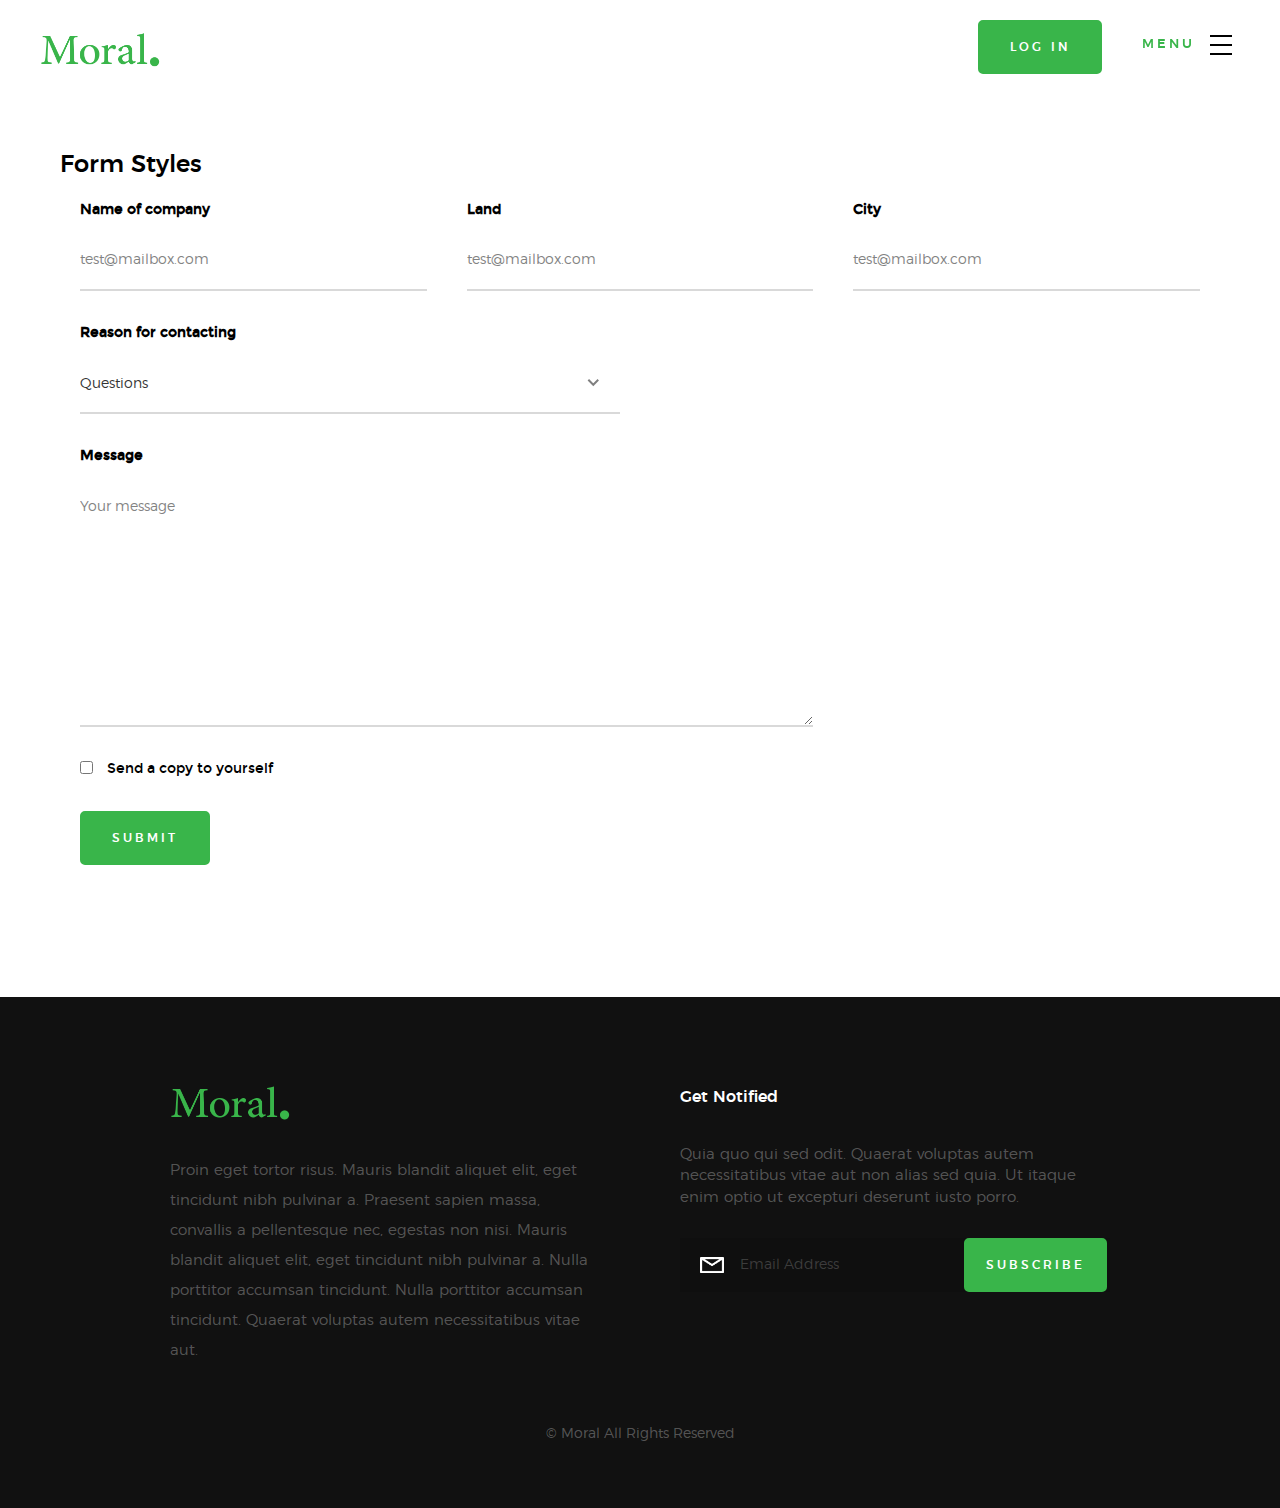
<file: start.html>
<!DOCTYPE html>
<!--[if lt IE 9 ]><html class="no-js oldie" lang="en"> <![endif]-->
<!--[if IE 9 ]><html class="no-js oldie ie9" lang="en"> <![endif]-->
<!--[if (gte IE 9)|!(IE)]><!-->
<html class="no-js" lang="en">
<!--<![endif]-->

<head>

    <!--- basic page needs
    ================================================== -->
    <meta charset="utf-8">
    <title>Moral</title>
    <meta name="description" content="">
    <meta name="author" content="">

    <!-- mobile specific metas
    ================================================== -->
    <meta name="viewport" content="width=device-width, initial-scale=1">

    <!-- CSS
    ================================================== -->
    <link rel="stylesheet" href="css/base.css">
    <link rel="stylesheet" href="css/vendor.css">
    <link rel="stylesheet" href="css/semantic/semantic.min.css">
    <link rel="stylesheet" href="css/main.css">

    <style type="text/css" media="screen">
        .s-styles { 
            background: white;
            padding-top: 15rem;
            padding-bottom: 12rem;
        }
     </style> 

    <!-- script
    ================================================== -->
    <script src="js/modernizr.js"></script>
    <script src="js/pace.min.js"></script>

    <!-- favicons
    ================================================== -->
    <link rel="shortcut icon" href="favicon.png" type="image/x-icon">
    <link rel="icon" href="favicon.png" type="image/x-icon">

</head>

<body id="top">
    
     <!-- header
    ================================================== -->
    <header class="s-header">

        <div class="header-logo">
            <a class="site-logo" href="index.html">
                <img src="images/logo-footer.png" alt="Homepage">
            </a>
        </div>

        <nav class="header-nav">

            <a href="#0" class="header-nav__close" title="close"><span>Close</span></a>

            <div class="header-nav__content">
                <h3>Navigation</h3>
                
                <ul class="header-nav__list">
                    <li class="current"><a class="smoothscroll"  href="index.html" title="home">Home</a></li>
                    <li><a href="index.html#about" title="about">About</a></li>
                    <li><a href="index.html#services" title="services">Services</a></li>
                    <li><a href="index.html#works" title="works">Works</a></li>
                    <li><a href="index.html#clients" title="clients">Clients</a></li>
                    <li><a href="#contact" title="contact">Contact</a></li>
                </ul>
    
                <p>Perspiciatis hic praesentium nesciunt. Et neque a dolorum <a href='#0'>voluptatem</a> porro iusto sequi veritatis libero enim. Iusto id suscipit veritatis neque reprehenderit.</p>
    
                <ul class="header-nav__social">
                    <li>
                        <a href="#0"><i class="fa fa-facebook"></i></a>
                    </li>
                    <li>
                        <a href="#0"><i class="fa fa-twitter"></i></a>
                    </li>
                    <li>
                        <a href="#0"><i class="fa fa-instagram"></i></a>
                    </li>
                    <li>
                        <a href="#0"><i class="fa fa-behance"></i></a>
                    </li>
                    <li>
                        <a href="#0"><i class="fa fa-dribbble"></i></a>
                    </li>
                </ul>

            </div> <!-- end header-nav__content -->

        </nav>  <!-- end header-nav -->
        
        <a class="btn btn--primary pull-right" href="#">Log in</a>
        <a class="header-menu-toggle" href="#0">
            <span class="header-menu-text">Menu</span>
            <span class="header-menu-icon"></span>
        </a>

    </header> <!-- end s-header -->
    
    <!-- styles
    ================================================== -->
    <section id="styles" class="s-styles">

    <div class="row">

            <div class="col-twelve col-full">

                <h3>Form Styles</h3>

                <form>
                    
                    <div class="col-1-3">
                        <label for="sampleInput">Name of company</label>
                        <input class="full-width" type="email" placeholder="test@mailbox.com" id="sampleInput">
                    </div>
                    
                    <div class="col-1-3">
                        <label for="sampleInput">Land</label>
                        <input class="full-width" type="email" placeholder="test@mailbox.com" id="sampleInput">
                    </div>
                    
                    <div class="col-1-3">
                        <label for="sampleInput">City</label>
                        <input class="full-width" type="email" placeholder="test@mailbox.com" id="sampleInput">
                    </div>
                    
                    <div class="col-1-2">
                            <label for="sampleRecipientInput">Reason for contacting</label>
                            <div class="cl-custom-select">
                                <select class="full-width" id="sampleRecipientInput">
                                    <option value="Option 1">Questions</option>
                                    <option value="Option 2">Report</option>
                                    <option value="Option 3">Others</option>
                                </select>
                            </div>
                    </div>
                    
                    <div class="col-2-3">
                        <label for="exampleMessage">Message</label>
                        <textarea class="full-width" placeholder="Your message" id="exampleMessage"></textarea>

                        <label class="add-bottom">
                            <input type="checkbox">
                            <span class="label-text">Send a copy to yourself</span>
                        </label>
                    
                        <input class="btn--primary" type="submit" value="Submit">
                    </div>
                    
                </form>

            </div>
        
        </div>
        
    </section>
    
    <!-- footer
    ================================================== -->
    <footer>

        <div class="row footer-main">

            <div class="col-six tab-full left footer-desc">

                <div class="footer-logo"></div>
                Proin eget tortor risus. Mauris blandit aliquet elit, eget tincidunt nibh pulvinar a. Praesent sapien massa, convallis a pellentesque nec, egestas non nisi. Mauris blandit aliquet elit, eget tincidunt nibh pulvinar a. Nulla porttitor accumsan tincidunt. Nulla porttitor accumsan tincidunt. Quaerat voluptas autem necessitatibus vitae aut.

            </div>

            <div class="col-six tab-full right footer-subscribe">

                <h4>Get Notified</h4>
                <p>Quia quo qui sed odit. Quaerat voluptas autem necessitatibus vitae aut non alias sed quia. Ut itaque enim optio ut excepturi deserunt iusto porro.</p>

                <div class="subscribe-form">
                    <form id="mc-form" class="group" novalidate="true">
                        <input type="email" value="" name="EMAIL" class="email" id="mc-email" placeholder="Email Address" required="">
                        <input type="submit" name="subscribe" value="Subscribe">
                        <label for="mc-email" class="subscribe-message"></label>
                    </form>
                </div>

            </div>

        </div> <!-- end footer-main -->

        <div class="row footer-bottom">

            <div class="col-twelve">
                <div class="copyright">
                    <span>© Moral All Rights Reserved</span> 	
                </div>

                <div class="go-top">
                    <a class="smoothscroll" title="Back to Top" href="#top"><i class="icon-arrow-up" aria-hidden="true"></i></a>
                </div>
            </div>

        </div> <!-- end footer-bottom -->

    </footer> <!-- end footer -->


    <!-- Java Script
    ================================================== -->
    <script src="js/jquery-3.2.1.min.js"></script>
    <script src="js/plugins.js"></script>
    <script src="js/semantic.min.js"></script>
    <script src="js/main.js"></script>

</body>

</html>
</file>
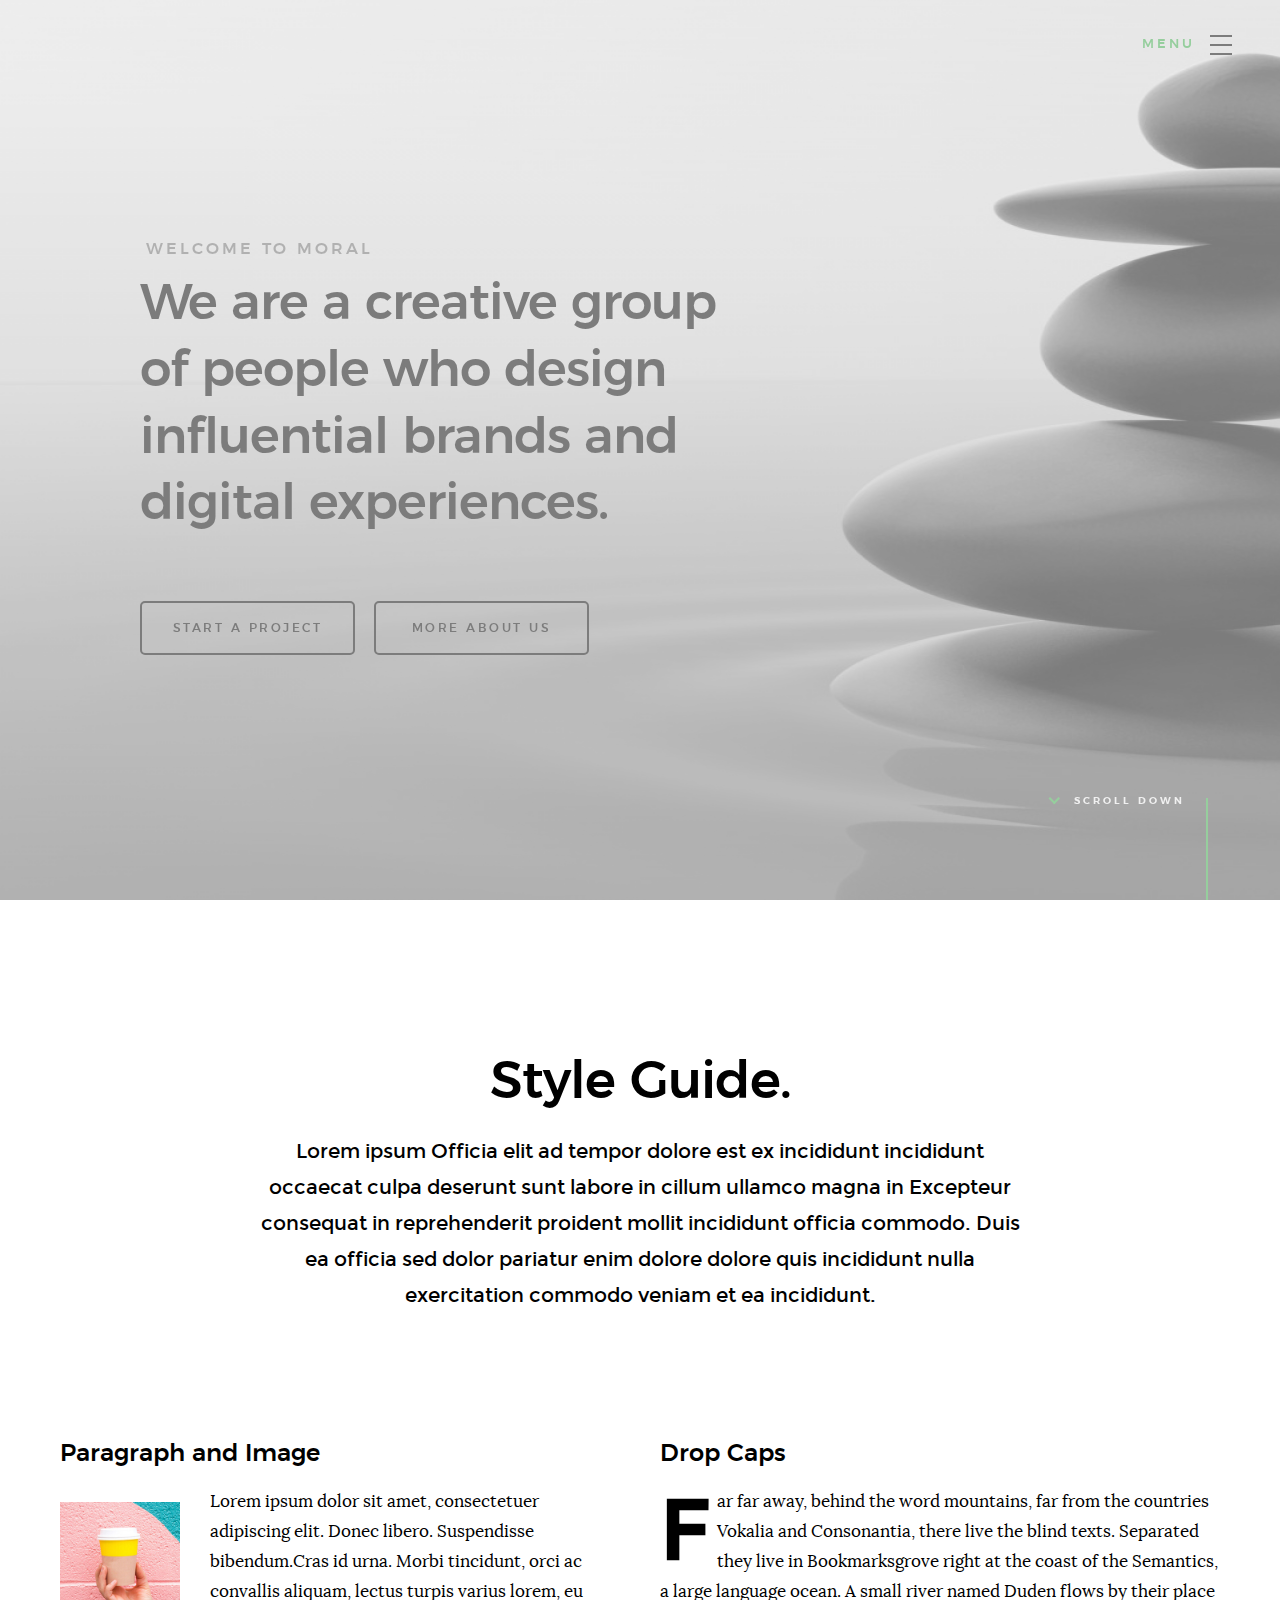
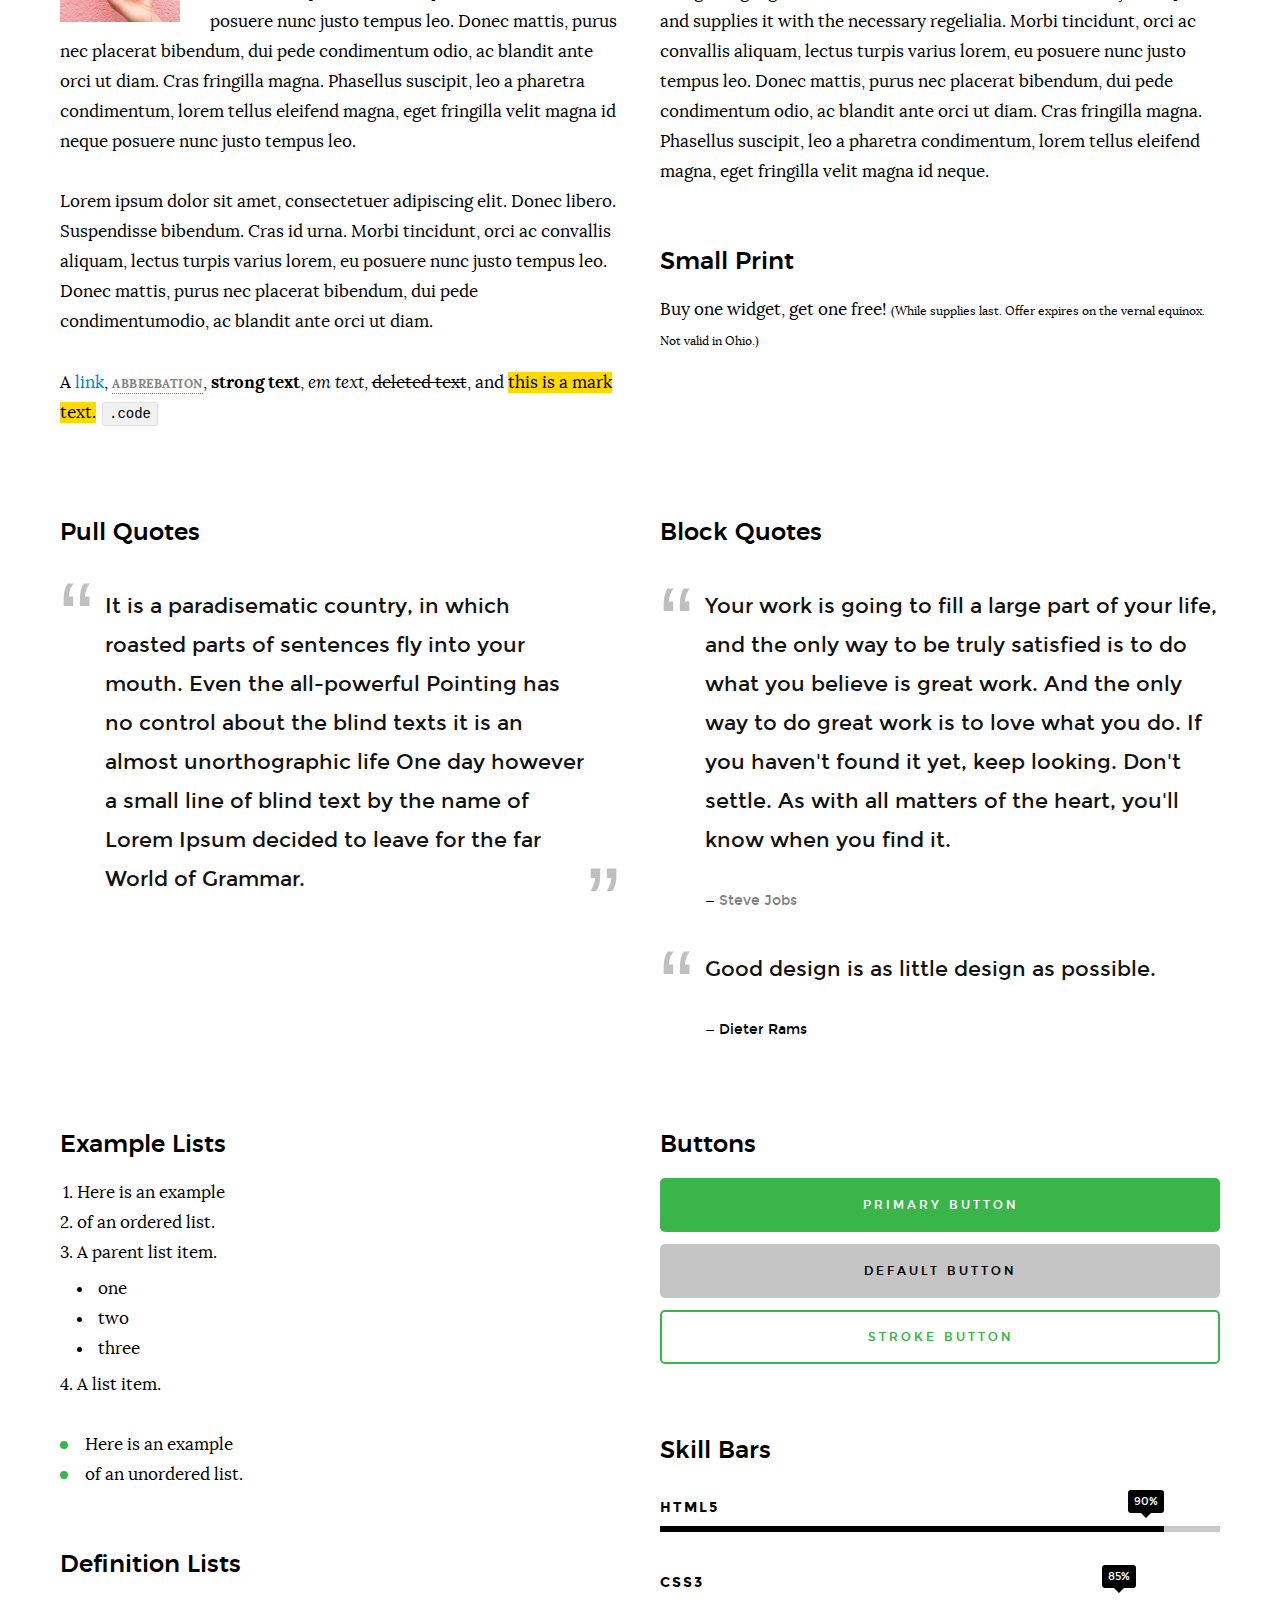
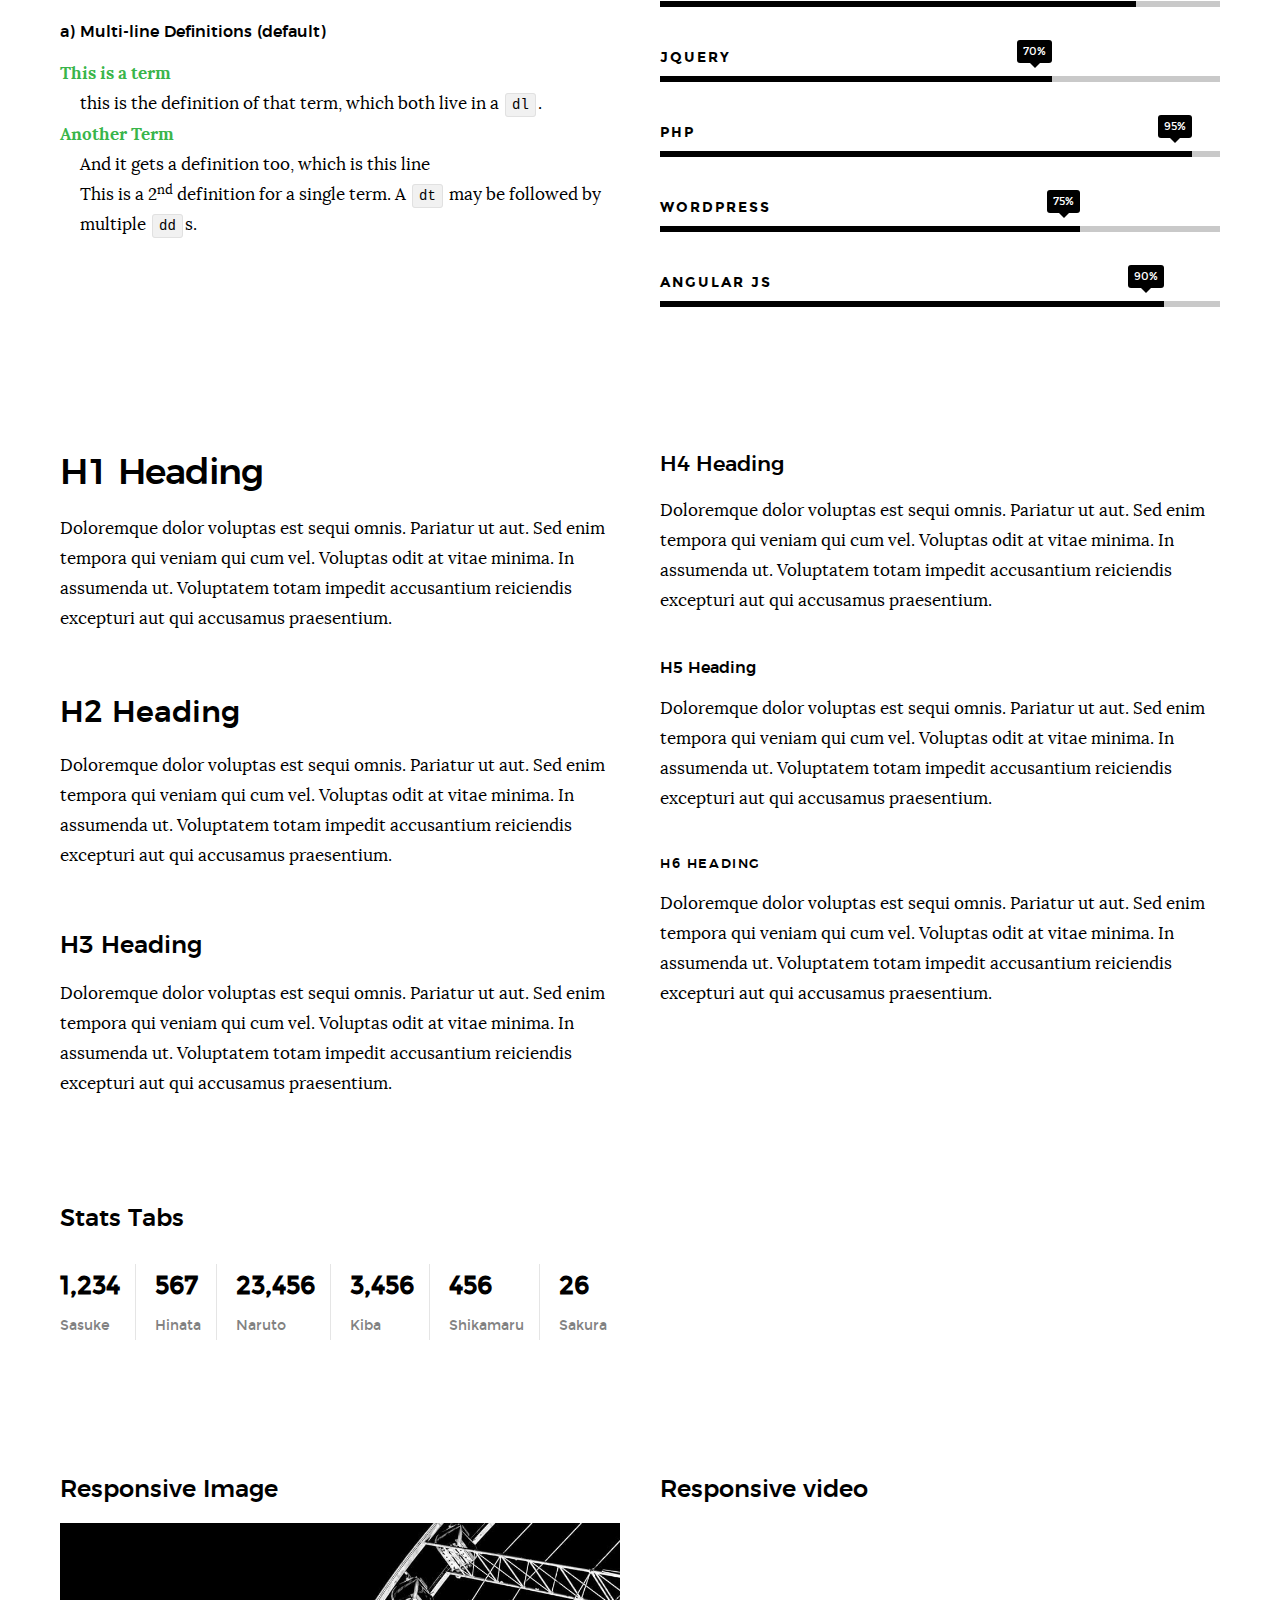
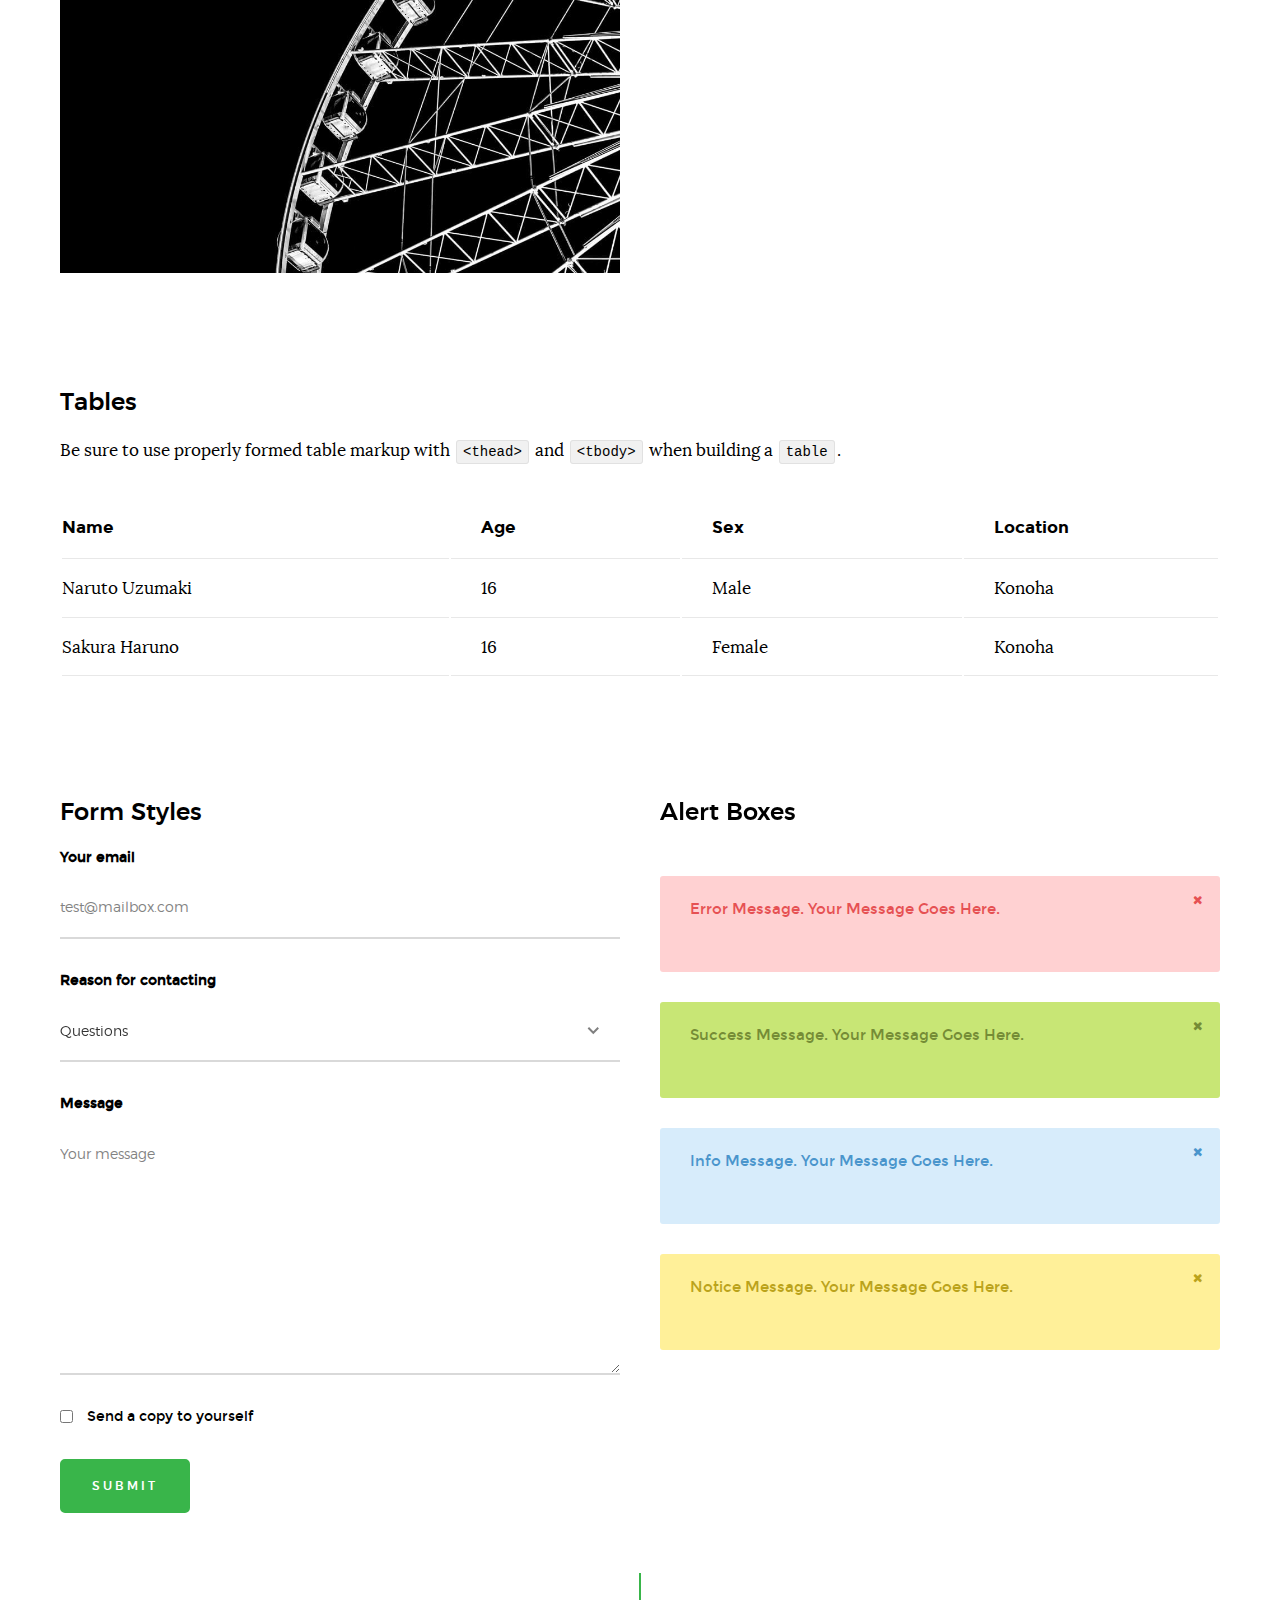
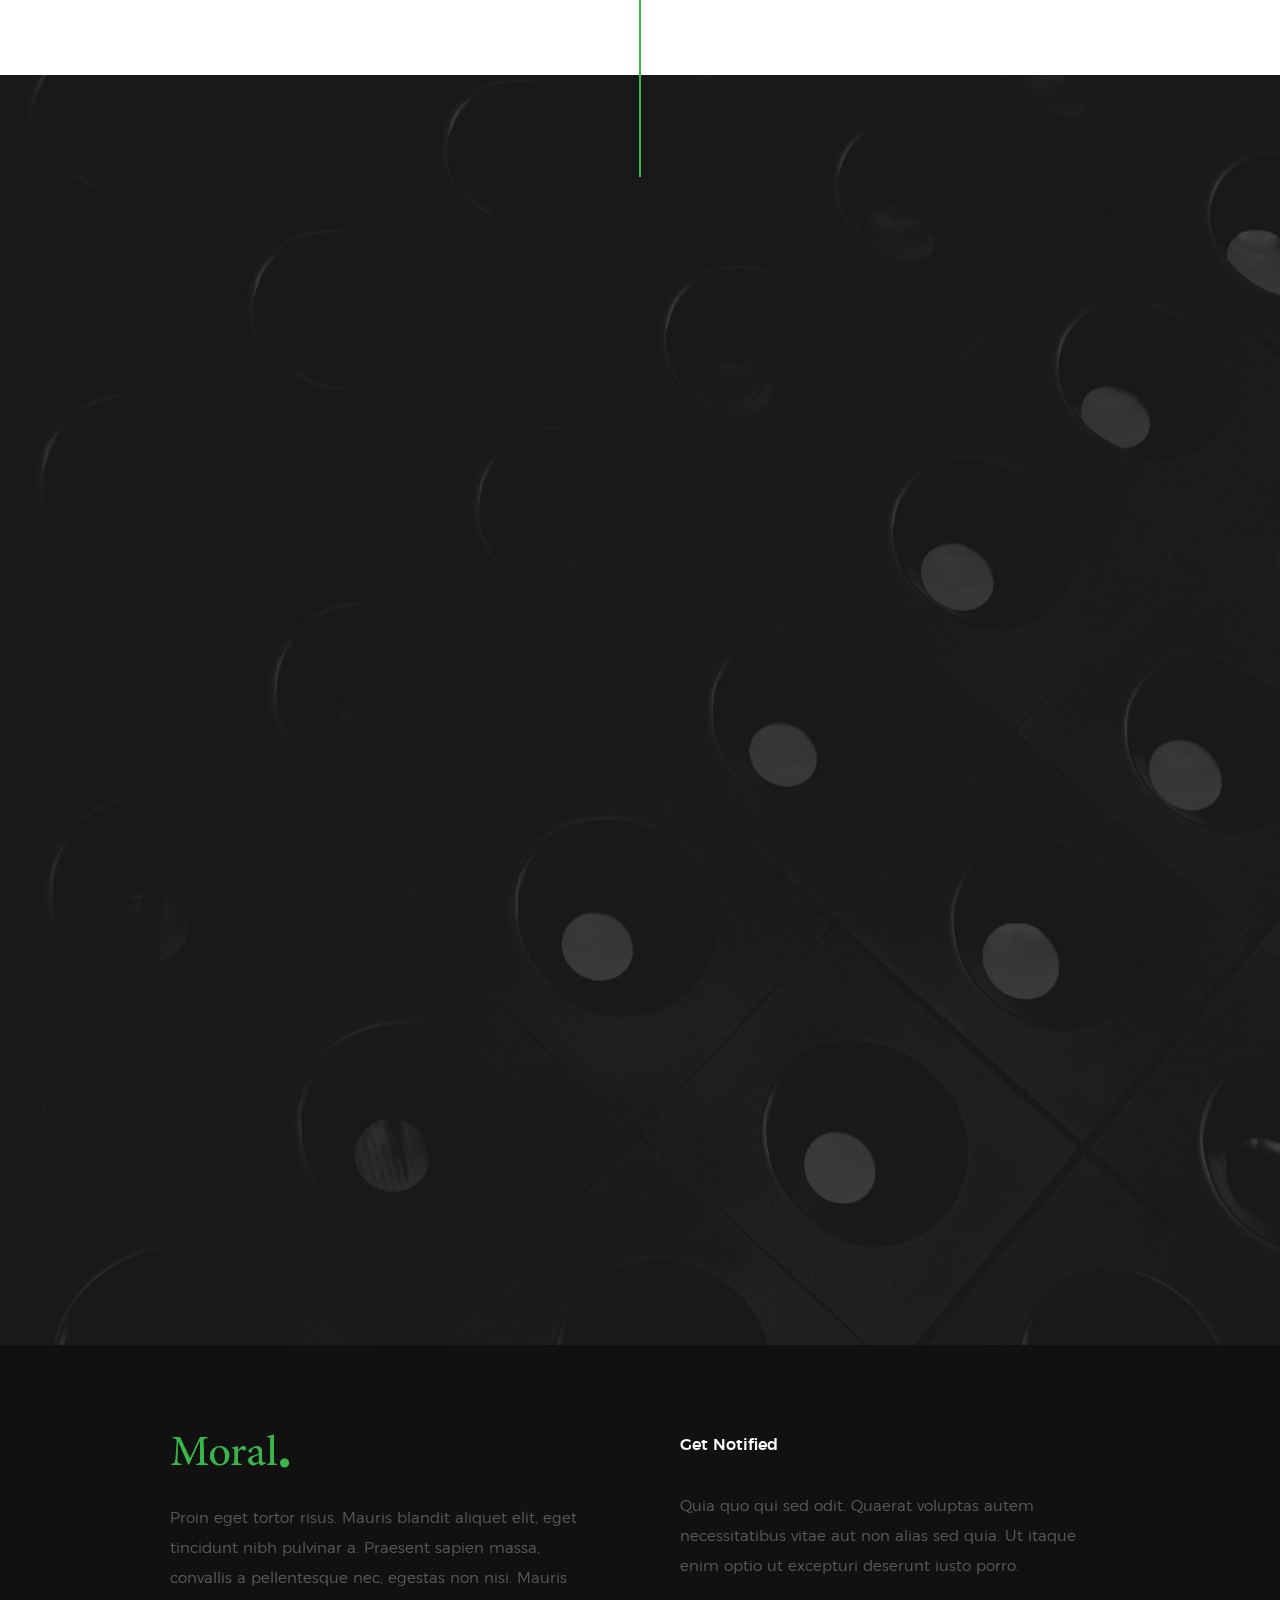
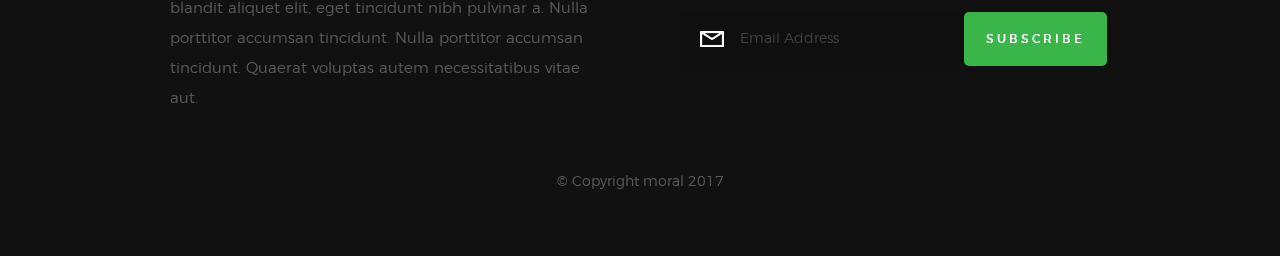
<file: styles.html>
<!DOCTYPE html>
<!--[if lt IE 9 ]><html class="no-js oldie" lang="en"> <![endif]-->
<!--[if IE 9 ]><html class="no-js oldie ie9" lang="en"> <![endif]-->
<!--[if (gte IE 9)|!(IE)]><!-->
<html class="no-js" lang="en">
<!--<![endif]-->

<head>

    <!--- basic page needs
    ================================================== -->
    <meta charset="utf-8">
    <title>Moral</title>
    <meta name="description" content="">
    <meta name="author" content="">

    <!-- mobile specific metas
    ================================================== -->
    <meta name="viewport" content="width=device-width, initial-scale=1">

    <!-- CSS
    ================================================== -->
    <link rel="stylesheet" href="css/base.css">
    <link rel="stylesheet" href="css/vendor.css">
    <link rel="stylesheet" href="css/main.css">

    <style type="text/css" media="screen">
        .s-styles { 
            background: white;
            padding-top: 15rem;
            padding-bottom: 12rem;
        }
     </style> 

    <!-- script
    ================================================== -->
    <script src="js/modernizr.js"></script>
    <script src="js/pace.min.js"></script>

    <!-- favicons
    ================================================== -->
    <link rel="shortcut icon" href="favicon.ico" type="image/x-icon">
    <link rel="icon" href="favicon.ico" type="image/x-icon">

</head>

<body id="top">

    <!-- header
    ================================================== -->
    <header class="s-header">

        <div class="header-logo">
            <a class="site-logo" href="index.html">
<!--                <img src="images/logo.png" alt="Homepage">-->
            </a>
        </div>

        <nav class="header-nav">

            <a href="#0" class="header-nav__close" title="close"><span>Close</span></a>

            <div class="header-nav__content">
                <h3>Navigation</h3>
                
                <ul class="header-nav__list">
                    <li class="current"><a class="smoothscroll"  href="index.html" title="home">Home</a></li>
                    <li><a href="index.html#about" title="about">About</a></li>
                    <li><a href="index.html#services" title="services">Services</a></li>
                    <li><a href="index.html#works" title="works">Works</a></li>
                    <li><a href="index.html#clients" title="clients">Clients</a></li>
                    <li><a href="#contact" title="contact">Contact</a></li>
                </ul>
    
                <p>Perspiciatis hic praesentium nesciunt. Et neque a dolorum <a href='#0'>voluptatem</a> porro iusto sequi veritatis libero enim. Iusto id suscipit veritatis neque reprehenderit.</p>
    
                <ul class="header-nav__social">
                    <li>
                        <a href="#0"><i class="fa fa-facebook"></i></a>
                    </li>
                    <li>
                        <a href="#0"><i class="fa fa-twitter"></i></a>
                    </li>
                    <li>
                        <a href="#0"><i class="fa fa-instagram"></i></a>
                    </li>
                    <li>
                        <a href="#0"><i class="fa fa-behance"></i></a>
                    </li>
                    <li>
                        <a href="#0"><i class="fa fa-dribbble"></i></a>
                    </li>
                </ul>

            </div> <!-- end header-nav__content -->

        </nav>  <!-- end header-nav -->

        <a class="header-menu-toggle" href="#0">
            <span class="header-menu-text">Menu</span>
            <span class="header-menu-icon"></span>
        </a>

    </header> <!-- end s-header -->


    <!-- home
    ================================================== -->
    <section id="home" class="s-home target-section" data-parallax="scroll" data-image-src="images/balance.jpg" data-natural-width=1887 data-natural-height=787 data-position-y=center>

<!--        <div class="overlay"></div>-->
        <div class="shadow-overlay"></div>

        <div class="home-content">

            <div class="row home-content__main">

                <h3>Welcome to moral</h3>

                <h1>
                    We are a creative group <br>
                    of people who design <br>
                    influential brands and <br>
                    digital experiences.
                </h1>

                <div class="home-content__buttons">
                    <a href="#contact" class="smoothscroll btn btn--stroke">
                        Start a Project
                    </a>
                    <a href="index.html#about" class="smoothscroll btn btn--stroke">
                        More About Us
                    </a>
                </div>

            </div>

            <div class="home-content__scroll">
                <a href="#styles" class="scroll-link smoothscroll">
                    <span>Scroll Down</span>
                </a>
            </div>

            <div class="home-content__line"></div>

        </div> <!-- end home-content -->


<!--
        <ul class="home-social">
            <li>
                <a href="#0"><i class="fa fa-facebook" aria-hidden="true"></i><span>Facebook</span></a>
            </li>
            <li>
                <a href="#0"><i class="fa fa-twitter" aria-hidden="true"></i><span>Twiiter</span></a>
            </li>
            <li>
                <a href="#0"><i class="fa fa-instagram" aria-hidden="true"></i><span>Instagram</span></a>
            </li>
            <li>
                <a href="#0"><i class="fa fa-behance" aria-hidden="true"></i><span>Behance</span></a>
            </li>
            <li>
                <a href="#0"><i class="fa fa-dribbble" aria-hidden="true"></i><span>Dribbble</span></a>
            </li>
        </ul> 
-->
        <!-- end home-social -->

    </section> <!-- end s-home -->


    <!-- styles
    ================================================== -->
    <section id="styles" class="s-styles">
        
        <div class="row narrow section-intro add-bottom text-center">

            <div class="col-twelve tab-full">

                <h1 class="display-2">Style Guide.</h1>

                <p class="lead">Lorem ipsum Officia elit ad tempor dolore est ex incididunt incididunt occaecat culpa deserunt sunt labore in cillum ullamco magna in Excepteur consequat in reprehenderit proident mollit incididunt officia commodo.
                Duis ea officia sed dolor pariatur enim dolore dolore quis incididunt nulla exercitation commodo veniam et ea incididunt.</p>

            </div>

        </div>

        <div class="row">

            <div class="col-six tab-full">

                <h3>Paragraph and Image</h3>

                <p><a href="#"><img width="120" height="120" class="pull-left" alt="sample-image" src="images/sample-image.jpg"></a>
                Lorem ipsum dolor sit amet, consectetuer adipiscing elit. Donec libero. Suspendisse bibendum.Cras id urna. Morbi tincidunt, orci ac convallis aliquam, lectus turpis varius lorem, eu posuere nunc justo tempus leo. Donec mattis, purus nec placerat bibendum, dui pede condimentum odio, ac blandit ante orci ut diam. Cras fringilla magna. Phasellus suscipit, leo a pharetra condimentum, lorem tellus eleifend magna, eget fringilla velit magna id neque posuere nunc justo tempus leo. </p>

                <p>
                Lorem ipsum dolor sit amet, consectetuer adipiscing elit. Donec libero. Suspendisse bibendum. Cras id urna. Morbi tincidunt, orci ac convallis aliquam, lectus turpis varius lorem, eu posuere nunc justo tempus leo. Donec mattis, purus nec placerat bibendum, dui pede condimentumodio, ac blandit ante orci ut diam.	
                </p>

                <p>A <a href="#">link</a>,
                <abbr title="this really isn't a very good description">abbrebation</abbr>,
                <strong>strong text</strong>,
                <em>em text</em>,
                <del>deleted text</del>, and
                <mark>this is a mark text.</mark>
                <code>.code</code>
                </p>

            </div>

            <div class="col-six tab-full">

                <h3>Drop Caps</h3>

                <p class="drop-cap">Far far away, behind the word mountains, far from the countries Vokalia and Consonantia,
                there live the blind texts. Separated they live in Bookmarksgrove right at the coast of the
                Semantics, a large language ocean. A small river named Duden flows by their place and supplies it with the necessary regelialia. Morbi tincidunt, orci ac convallis aliquam, lectus turpis varius lorem, eu	posuere nunc justo tempus leo. Donec mattis, purus nec placerat bibendum, dui pede condimentum odio, ac blandit ante orci ut diam. Cras fringilla magna. Phasellus suscipit, leo a pharetra condimentum, lorem tellus eleifend magna, eget fringilla velit magna id neque.
                </p>

                <h3>Small Print</h3>

                <p>Buy one widget, get one free!
                <small>(While supplies last. Offer expires on the vernal equinox. Not valid in Ohio.)</small>
                </p>

            </div>

        </div> <!-- end row -->

        <div class="row">

            <div class="col-six tab-full">

                <h3>Pull Quotes</h3>

                <aside class="pull-quote">
                    <blockquote>
                    <p>It is a paradisematic country, in which roasted parts of
                    sentences fly into your mouth. Even the all-powerful Pointing has no control about the blind
                    texts it is an almost unorthographic life One day however a small line of blind text by the name
                    of Lorem Ipsum decided to leave for the far World of Grammar.</p>
                    </blockquote>
                </aside>

            </div>

            <div class="col-six tab-full">

                <h3>Block Quotes</h3>

                <blockquote cite="http://where-i-got-my-info-from.com">
                <p>Your work is going to fill a large part of your life, and the only way to be truly satisfied is
                to do what you believe is great work. And the only way to do great work is to love what you do.
                If you haven't found it yet, keep looking. Don't settle. As with all matters of the heart, you'll know when you find it.
                </p>
                <cite>
                    <a href="#">Steve Jobs</a>
                </cite>
                </blockquote>

                <blockquote>
                <p>Good design is as little design as possible.</p>
                <cite>Dieter Rams</cite>
                </blockquote>

            </div>

        </div> <!-- end row -->


        <div class="row half-bottom">

            <div class="col-six tab-full">

                <h3>Example Lists</h3>

                <ol>
                    <li>Here is an example</li>
                    <li>of an ordered list.</li>
                    <li>A parent list item.
                        <ul>
                            <li>one</li>
                            <li>two</li>
                            <li>three</li>
                        </ul>
                        </li>
                        <li>A list item.</li>
                    </ol>

                <ul class="disc">
                    <li>Here is an example</li>
                    <li>of an unordered list.</li>
                </ul>

                <h3>Definition Lists</h3>

                <h5>a) Multi-line Definitions (default) </h5>

                <dl>
                    <dt><strong>This is a term</strong></dt>
                        <dd>this is the definition of that term, which both live in a <code>dl</code>.</dd>
                    <dt><strong>Another Term</strong></dt>
                        <dd>And it gets a definition too, which is this line</dd>
                        <dd>This is a 2<sup>nd</sup> definition for a single term. A <code>dt</code> may be followed by multiple <code>dd</code>s.</dd>
                </dl>

            </div>

            <div class="col-six tab-full">

                <h3>Buttons</h3>

                <p>
                    <a class="btn btn--primary full-width" href="#0">Primary Button</a>
                    <a class="btn full-width" href="#0">Default Button</a>
                    <a class="btn btn--stroke full-width" href="#0">Stroke Button</a>
                </p>

                <h3>Skill Bars</h3>
                
                <ul class="skill-bars">
                    <li>
                    <div class="progress percent90"><span>90%</span></div>
                    <strong>HTML5</strong>
                    </li>
                    <li>
                    <div class="progress percent85"><span>85%</span></div>
                    <strong>CSS3</strong>
                    </li>
                    <li>
                    <div class="progress percent70"><span>70%</span></div>
                    <strong>JQuery</strong>
                    </li>
                    <li>
                    <div class="progress percent95"><span>95%</span></div>
                    <strong>PHP</strong>
                    </li>
                    <li>
                    <div class="progress percent75"><span>75%</span></div>
                    <strong>Wordpress</strong>
                    </li>
                    <li>
                    <div class="progress percent90"><span>90%</span></div>
                    <strong>Angular JS</strong>
                    </li>
                </ul>

            </div>

        </div> <!-- end row -->

        <div class="row half-bottom">

            <div class="col-six tab-full">
                    
                <h1>H1 Heading</h1>
                <p>Doloremque dolor voluptas est sequi omnis. Pariatur ut aut. Sed enim tempora qui veniam qui cum vel. 
                Voluptas odit at vitae minima. In assumenda ut. Voluptatem totam impedit accusantium reiciendis excepturi aut qui accusamus praesentium.</p>

                <h2>H2 Heading</h2>
                <p>Doloremque dolor voluptas est sequi omnis. Pariatur ut aut. Sed enim tempora qui veniam qui cum vel. 
                Voluptas odit at vitae minima. In assumenda ut. Voluptatem totam impedit accusantium reiciendis excepturi aut qui accusamus praesentium.</p>

                <h3>H3 Heading</h3>
                <p>Doloremque dolor voluptas est sequi omnis. Pariatur ut aut. Sed enim tempora qui veniam qui cum vel. 
                Voluptas odit at vitae minima. In assumenda ut. Voluptatem totam impedit accusantium reiciendis excepturi aut qui accusamus praesentium.</p>

            </div>

            <div class="col-six tab-full">
                    
                <h4>H4 Heading</h4>
                <p>Doloremque dolor voluptas est sequi omnis. Pariatur ut aut. Sed enim tempora qui veniam qui cum vel. 
                Voluptas odit at vitae minima. In assumenda ut. Voluptatem totam impedit accusantium reiciendis excepturi aut qui accusamus praesentium.</p>

                <h5>H5 Heading</h5>
                <p>Doloremque dolor voluptas est sequi omnis. Pariatur ut aut. Sed enim tempora qui veniam qui cum vel. 
                Voluptas odit at vitae minima. In assumenda ut. Voluptatem totam impedit accusantium reiciendis excepturi aut qui accusamus praesentium.</p>

                <h6>H6 Heading</h6>
                <p>Doloremque dolor voluptas est sequi omnis. Pariatur ut aut. Sed enim tempora qui veniam qui cum vel. 
                Voluptas odit at vitae minima. In assumenda ut. Voluptatem totam impedit accusantium reiciendis excepturi aut qui accusamus praesentium.</p>

            </div>

        </div>


        <div class="row half-bottom">

            <div class="col-twelve">

                    <h3>Stats Tabs</h3>

                <ul class="stats-tabs">
                    <li><a href="#">1,234 <em>Sasuke</em></a></li>
                    <li><a href="#">567 <em>Hinata</em></a></li>
                    <li><a href="#">23,456 <em>Naruto</em></a></li>
                    <li><a href="#">3,456 <em>Kiba</em></a></li>
                    <li><a href="#">456 <em>Shikamaru</em></a></li>
                    <li><a href="#">26 <em>Sakura</em></a></li>
                    </ul>

            </div>

        </div> <!-- end row -->


        <div class="row half-bottom">

            <div class="col-six tab-full">

                <h3>Responsive Image</h3>
                <p><img src="images/wheel-500.jpg" 
                    srcset="images/wheel-1000.jpg 1000w, 
                    images/wheel-500.jpg 500w" 
                    sizes="(max-width: 1000px) 100vw, 1000px" alt=""></p>

            </div>

            <div class="col-six tab-full">

                <h3>Responsive video</h3>

                <div class="video-container">
                <iframe src="https://player.vimeo.com/video/14592941?title=0&amp;byline=0&amp;portrait=0&amp;color=F64B39" width="500" height="281" frameborder="0" webkitallowfullscreen mozallowfullscreen allowfullscreen></iframe> 
                </div>

            </div>
            
        </div> <!-- end row -->


        <div class="row add-bottom">

            <div class="col-twelve">

                <h3>Tables</h3>
                <p>Be sure to use properly formed table markup with <code>&lt;thead&gt;</code> and <code>&lt;tbody&gt;</code> when building a <code>table</code>.</p>

                <div class="table-responsive">

                    <table>
                            <thead>
                            <tr>
                                <th>Name</th>
                                <th>Age</th>
                                <th>Sex</th>
                                <th>Location</th>
                            </tr>
                            </thead>
                            <tbody>
                            <tr>
                                <td>Naruto Uzumaki</td>
                                <td>16</td>
                                <td>Male</td>
                                <td>Konoha</td>
                            </tr>
                            <tr>
                                <td>Sakura Haruno</td>
                                <td>16</td>
                                <td>Female</td>
                                <td>Konoha</td>
                            </tr>
                            </tbody>
                    </table>

                </div>

            </div>
            
        </div> <!-- end row -->
    

        <div class="row">

            <div class="col-six tab-full">

                <h3>Form Styles</h3>

                <form>
                        <div>
                            <label for="sampleInput">Your email</label>
                            <input class="full-width" type="email" placeholder="test@mailbox.com" id="sampleInput">
                    </div>
                    <div>
                            <label for="sampleRecipientInput">Reason for contacting</label>
                            <div class="cl-custom-select">
                                <select class="full-width" id="sampleRecipientInput">
                                    <option value="Option 1">Questions</option>
                                    <option value="Option 2">Report</option>
                                    <option value="Option 3">Others</option>
                                </select>
                            </div>
                    </div>
                    
                        <label for="exampleMessage">Message</label>
                        <textarea class="full-width" placeholder="Your message" id="exampleMessage"></textarea>

                        <label class="add-bottom">
                            <input type="checkbox">
                            <span class="label-text">Send a copy to yourself</span>
                        </label>
                    
                        <input class="btn--primary" type="submit" value="Submit">

                </form>

            </div>

            <div class="col-six tab-full">

                <h3>Alert Boxes</h3>

                <br>
                
                <div class="alert-box alert-box--error hideit">
                    <p>Error Message. Your Message Goes Here.</p>
                    <i class="fa fa-times alert-box__close" aria-hidden="true"></i>
                </div><!-- /error -->
                        
                <div class="alert-box alert-box--success hideit">
                    <p>Success Message. Your Message Goes Here.</p>
                    <i class="fa fa-times alert-box__close" aria-hidden="true"></i>
                </div><!-- /success -->
                        
                <div class="alert-box alert-box--info hideit">
                    <p>Info Message. Your Message Goes Here.</p>
                    <i class="fa fa-times alert-box__close" aria-hidden="true"></i>
                </div><!-- /info -->
                        
                <div class="alert-box alert-box--notice hideit">
                    <p>Notice Message. Your Message Goes Here.</p>
                    <i class="fa fa-times alert-box__close" aria-hidden="true"></i>
                </div><!-- /notice -->
            
            </div>

        </div> <!-- end row -->

    </section> <!-- end styles -->


    <!-- contact
    ================================================== -->
    <section id="contact" class="s-contact">

        <div class="overlay"></div>
        <div class="contact__line"></div>

        <div class="row section-header" data-aos="fade-up">
            <div class="col-full">
                <h3 class="subhead">Contact Us</h3>
                <h1 class="display-2 display-2--light">Reach out for a new project or just say hello</h1>
            </div>
        </div>

        <div class="row contact-content" data-aos="fade-up">
            
            <div class="contact-primary">

                <h3 class="h6">Send Us A Message</h3>

                <form name="contactForm" id="contactForm" method="post" action="" novalidate="novalidate">
                    <fieldset>
    
                    <div class="form-field">
                        <input name="contactName" type="text" id="contactName" placeholder="Your Name" value="" minlength="2" required="" aria-required="true" class="full-width">
                    </div>
                    <div class="form-field">
                        <input name="contactEmail" type="email" id="contactEmail" placeholder="Your Email" value="" required="" aria-required="true" class="full-width">
                    </div>
                    <div class="form-field">
                        <input name="contactSubject" type="text" id="contactSubject" placeholder="Subject" value="" class="full-width">
                    </div>
                    <div class="form-field">
                        <textarea name="contactMessage" id="contactMessage" placeholder="Your Message" rows="10" cols="50" required="" aria-required="true" class="full-width"></textarea>
                    </div>
                    <div class="form-field">
                        <button class="full-width btn--primary">Submit</button>
                        <div class="submit-loader">
                            <div class="text-loader">Sending...</div>
                            <div class="s-loader">
                                <div class="bounce1"></div>
                                <div class="bounce2"></div>
                                <div class="bounce3"></div>
                            </div>
                        </div>
                    </div>
    
                    </fieldset>
                </form>

                <!-- contact-warning -->
                <div class="message-warning">
                    Something went wrong. Please try again.
                </div> 
            
                <!-- contact-success -->
                <div class="message-success">
                    Your message was sent, thank you!<br>
                </div>

            </div> <!-- end contact-primary -->

            <div class="contact-secondary">
                <div class="contact-info">

                    <h3 class="h6 hide-on-fullwidth">Contact Info</h3>

                    <div class="cinfo">
                        <h5>Where to Find Us</h5>
                        <p>
                            1600 Amphitheatre Parkway<br>
                            Mountain View, CA<br>
                            94043 US
                        </p>
                    </div>

                    <div class="cinfo">
                        <h5>Email Us At</h5>
                        <p>
                            contact@moralsite.com<br>
                            info@moralsite.com
                        </p>
                    </div>

                    <div class="cinfo">
                        <h5>Call Us At</h5>
                        <p>
                            Phone: (+63) 555 1212<br>
                            Mobile: (+63) 555 0100<br>
                            Fax: (+63) 555 0101
                        </p>
                    </div>

                    <ul class="contact-social">
                        <li>
                            <a href="#"><i class="fa fa-facebook" aria-hidden="true"></i></a>
                        </li>
                        <li>
                            <a href="#"><i class="fa fa-twitter" aria-hidden="true"></i></a>
                        </li>
                        <li>
                            <a href="#"><i class="fa fa-instagram" aria-hidden="true"></i></a>
                        </li>
                        <li>
                            <a href="#"><i class="fa fa-behance" aria-hidden="true"></i></a>
                        </li>
                        <li>
                            <a href="#"><i class="fa fa-dribbble" aria-hidden="true"></i></a>
                        </li>
                    </ul> <!-- end contact-social -->

                </div> <!-- end contact-info -->
            </div> <!-- end contact-secondary -->

        </div> <!-- end contact-content -->

    </section> <!-- end s-contact -->


    <!-- footer
    ================================================== -->
    <footer>

        <div class="row footer-main">

            <div class="col-six tab-full left footer-desc">

                <div class="footer-logo"></div>
                Proin eget tortor risus. Mauris blandit aliquet elit, eget tincidunt nibh pulvinar a. Praesent sapien massa, convallis a pellentesque nec, egestas non nisi. Mauris blandit aliquet elit, eget tincidunt nibh pulvinar a. Nulla porttitor accumsan tincidunt. Nulla porttitor accumsan tincidunt. Quaerat voluptas autem necessitatibus vitae aut.

            </div>

            <div class="col-six tab-full right footer-subscribe">

                <h4>Get Notified</h4>
                <p>Quia quo qui sed odit. Quaerat voluptas autem necessitatibus vitae aut non alias sed quia. Ut itaque enim optio ut excepturi deserunt iusto porro.</p>

                <div class="subscribe-form">
                    <form id="mc-form" class="group" novalidate="true">
                        <input type="email" value="" name="EMAIL" class="email" id="mc-email" placeholder="Email Address" required="">
                        <input type="submit" name="subscribe" value="Subscribe">
                        <label for="mc-email" class="subscribe-message"></label>
                    </form>
                </div>

            </div>

        </div> <!-- end footer-main -->

        <div class="row footer-bottom">

            <div class="col-twelve">
                <div class="copyright">
                    <span>© Copyright moral 2017</span> 
                </div>

                <div class="go-top">
                    <a class="smoothscroll" title="Back to Top" href="#top"><i class="icon-arrow-up" aria-hidden="true"></i></a>
                </div>
            </div>

        </div> <!-- end footer-bottom -->

    </footer> <!-- end footer -->


    <!-- photoswipe background
    ================================================== -->
    <div aria-hidden="true" class="pswp" role="dialog" tabindex="-1">

        <div class="pswp__bg"></div>
        <div class="pswp__scroll-wrap">

            <div class="pswp__container">
                <div class="pswp__item"></div>
                <div class="pswp__item"></div>
                <div class="pswp__item"></div>
            </div>

            <div class="pswp__ui pswp__ui--hidden">
                <div class="pswp__top-bar">
                    <div class="pswp__counter"></div><button class="pswp__button pswp__button--close" title="Close (Esc)"></button> <button class="pswp__button pswp__button--share" title=
                    "Share"></button> <button class="pswp__button pswp__button--fs" title="Toggle fullscreen"></button> <button class="pswp__button pswp__button--zoom" title=
                    "Zoom in/out"></button>
                    <div class="pswp__preloader">
                        <div class="pswp__preloader__icn">
                            <div class="pswp__preloader__cut">
                                <div class="pswp__preloader__donut"></div>
                            </div>
                        </div>
                    </div>
                </div>
                <div class="pswp__share-modal pswp__share-modal--hidden pswp__single-tap">
                    <div class="pswp__share-tooltip"></div>
                </div><button class="pswp__button pswp__button--arrow--left" title="Previous (arrow left)"></button> <button class="pswp__button pswp__button--arrow--right" title=
                "Next (arrow right)"></button>
                <div class="pswp__caption">
                    <div class="pswp__caption__center"></div>
                </div>
            </div>

        </div>

    </div> <!-- end photoSwipe background -->


    <!-- preloader
    ================================================== -->
    <div id="preloader">
        <div id="loader">
            <div class="line-scale-pulse-out">
                <div></div>
                <div></div>
                <div></div>
                <div></div>
                <div></div>
            </div>
        </div>
    </div>


    <!-- Java Script
    ================================================== -->
    <script src="js/jquery-3.2.1.min.js"></script>
    <script src="js/plugins.js"></script>
    <script src="js/main.js"></script>

</body>

</html>
</file>
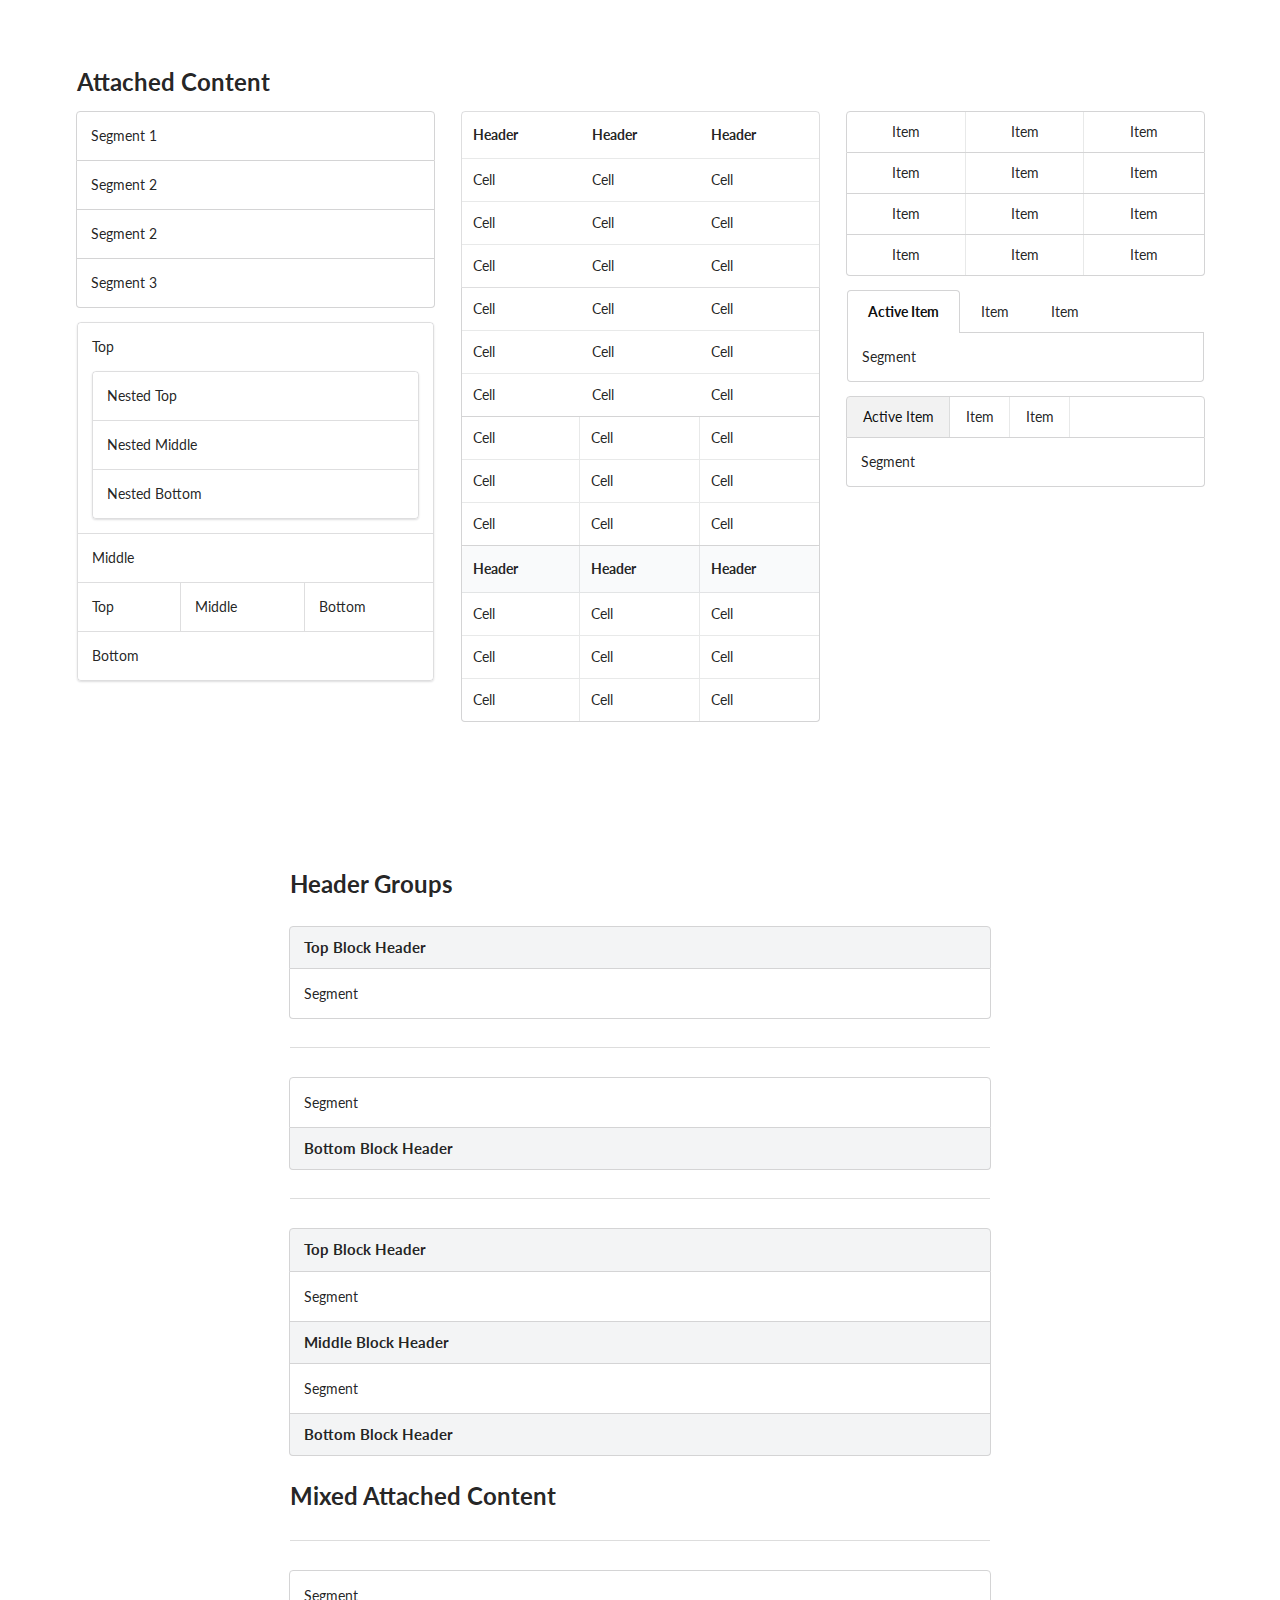
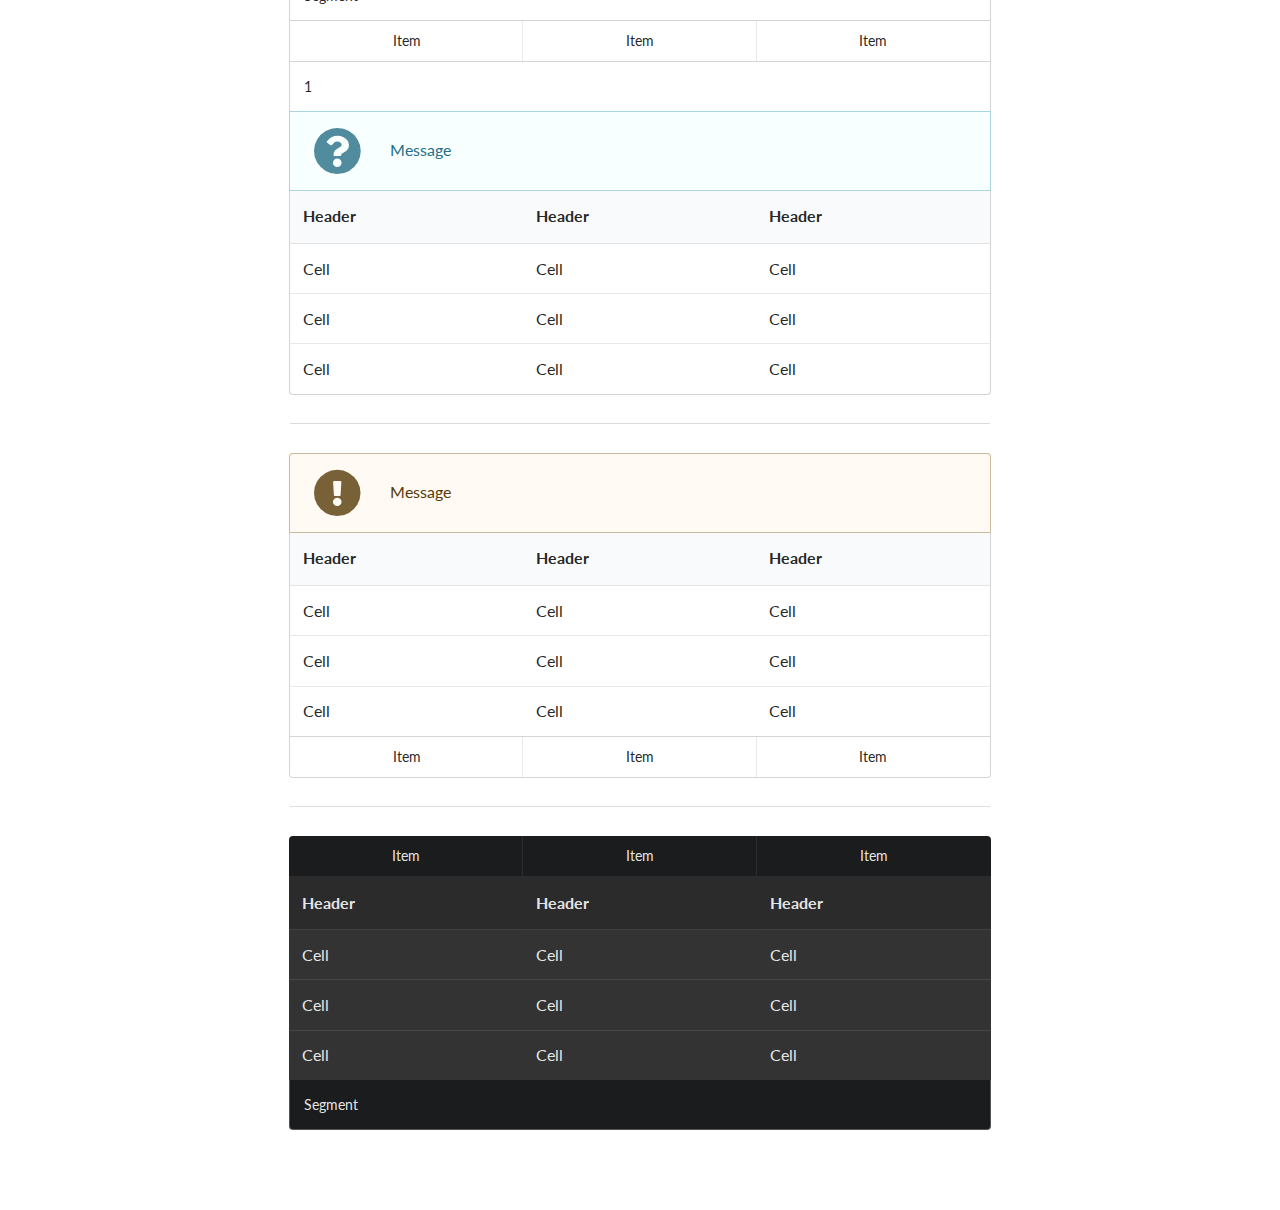
<file: bower_components/semantic/examples/attached.html>
<!DOCTYPE html>
<html>
<head>
  <!-- Standard Meta -->
  <meta charset="utf-8" />
  <meta http-equiv="X-UA-Compatible" content="IE=edge,chrome=1" />
  <meta name="viewport" content="width=device-width, initial-scale=1.0, maximum-scale=1.0">

  <!-- Site Properties -->
  <title>Attached - Semantic</title>
  <link rel="stylesheet" type="text/css" href="../dist/components/reset.css">
  <link rel="stylesheet" type="text/css" href="../dist/components/site.css">

  <link rel="stylesheet" type="text/css" href="../dist/components/container.css">
  <link rel="stylesheet" type="text/css" href="../dist/components/divider.css">
  <link rel="stylesheet" type="text/css" href="../dist/components/grid.css">

  <link rel="stylesheet" type="text/css" href="../dist/components/header.css">
  <link rel="stylesheet" type="text/css" href="../dist/components/segment.css">
  <link rel="stylesheet" type="text/css" href="../dist/components/table.css">
  <link rel="stylesheet" type="text/css" href="../dist/components/icon.css">
  <link rel="stylesheet" type="text/css" href="../dist/components/menu.css">
  <link rel="stylesheet" type="text/css" href="../dist/components/message.css">

  <style type="text/css">
  h2 {
    margin: 2em 0em;
  }
  .ui.container {
    padding-top: 5em;
    padding-bottom: 5em;
  }
  </style>
</head>
<body>

<div class="ui container">

  <h2 class="ui header">Attached Content</h2>
  <div class="ui three column grid">
    <div class="column">
      <div class="top attached ui segment">
        Segment 1
      </div>
      <div class="attached ui segment">
        Segment 2
      </div>
      <div class="attached ui segment">
        Segment 2
      </div>
      <div class="bottom attached ui segment">
        Segment 3
      </div>
      <div class="ui segments">
        <div class="ui segment">
          <p>Top</p>
        </div>
        <div class="ui segments">
          <div class="ui segment">
            <p>Nested Top</p>
          </div>
          <div class="ui segment">
            <p>Nested Middle</p>
          </div>
          <div class="ui segment">
            <p>Nested Bottom</p>
          </div>
        </div>
        <div class="ui segment">
          <p>Middle</p>
        </div>
        <div class="ui horizontal segments">
          <div class="ui segment">
            <p>Top</p>
          </div>
          <div class="ui segment">
            <p>Middle</p>
          </div>
          <div class="ui segment">
            <p>Bottom</p>
          </div>
        </div>
        <div class="ui segment">
          <p>Bottom</p>
        </div>
      </div>
    </div>
    <div class="column">
      <table class="top attached ui basic table">
        <thead>
          <th>Header</th>
          <th>Header</th>
          <th>Header</th>
        </thead>
        <tbody>
          <tr>
            <td>Cell</td>
            <td>Cell</td>
            <td>Cell</td>
          </tr>
          <tr>
            <td>Cell</td>
            <td>Cell</td>
            <td>Cell</td>
          </tr>
          <tr>
            <td>Cell</td>
            <td>Cell</td>
            <td>Cell</td>
          </tr>
        </tbody>
      </table>
      <table class="attached ui table">
        <tbody>
          <tr>
            <td>Cell</td>
            <td>Cell</td>
            <td>Cell</td>
          </tr>
          <tr>
            <td>Cell</td>
            <td>Cell</td>
            <td>Cell</td>
          </tr>
          <tr>
            <td>Cell</td>
            <td>Cell</td>
            <td>Cell</td>
          </tr>
        </tbody>
      </table>
      <table class="attached ui celled selectable table">
        <tbody>
          <tr>
            <td>Cell</td>
            <td>Cell</td>
            <td>Cell</td>
          </tr>
          <tr>
            <td>Cell</td>
            <td>Cell</td>
            <td>Cell</td>
          </tr>
          <tr>
            <td>Cell</td>
            <td>Cell</td>
            <td>Cell</td>
          </tr>
        </tbody>
      </table>
      <table class="bottom attached ui celled table">
        <thead>
          <th>Header</th>
          <th>Header</th>
          <th>Header</th>
        </thead>
        <tbody>
          <tr>
            <td>Cell</td>
            <td>Cell</td>
            <td>Cell</td>
          </tr>
          <tr>
            <td>Cell</td>
            <td>Cell</td>
            <td>Cell</td>
          </tr>
          <tr>
            <td>Cell</td>
            <td>Cell</td>
            <td>Cell</td>
          </tr>
        </tbody>
      </table>
    </div>
    <div class="column">
      <div class="top attached ui three item menu">
        <a class="item">Item</a>
        <a class="item">Item</a>
        <a class="item">Item</a>
      </div>
      <div class="attached ui three item menu">
        <a class="item">Item</a>
        <a class="item">Item</a>
        <a class="item">Item</a>
      </div>
      <div class="attached ui three item menu">
        <a class="item">Item</a>
        <a class="item">Item</a>
        <a class="item">Item</a>
      </div>
      <div class="bottom attached ui three item menu">
        <a class="item">Item</a>
        <a class="item">Item</a>
        <a class="item">Item</a>
      </div>

      <div class="ui top attached tabular menu">
        <a class="active item">Active Item</a>
        <a class="item">Item</a>
        <a class="item">Item</a>
      </div>
      <div class="ui bottom attached segment">
        Segment
      </div>

      <div class="ui top attached menu">
        <a class="active item">Active Item</a>
        <a class="item">Item</a>
        <a class="item">Item</a>
      </div>
      <div class="ui bottom attached segment">
        Segment
      </div>

    </div>
  </div>
</div>

<div class="ui text container">

  <h2 class="ui header">Header Groups</h2>

  <h4 class="ui top attached block header">
    Top Block Header
  </h4>
  <div class="ui bottom attached segment">
    Segment
  </div>

  <div class="ui section divider"></div>

  <div class="ui top attached segment">
    Segment
  </div>
  <h4 class="ui bottom attached block header">
    Bottom Block Header
  </h4>

  <div class="ui section divider"></div>

  <h4 class="ui top attached block header">
    Top Block Header
  </h4>
  <div class="ui attached segment">
    Segment
  </div>
  <h4 class="ui attached block header">
    Middle Block Header
  </h4>
  <div class="ui attached segment">
    Segment
  </div>
  <h4 class="ui bottom attached block header">
    Bottom Block Header
  </h4>


  <h2 class="ui header">Mixed Attached Content</h2>

  <div class="ui section divider"></div>

  <div class="ui top attached segment">Segment</div>
  <div class="ui attached three item menu">
    <a class="item">Item</a>
    <a class="item">Item</a>
    <a class="item">Item</a>
  </div>
  <div class="ui attached segment">
    1
  </div>
  <div class="ui attached icon info message">
    <i class="help circle icon"></i>
    <div class="content">
      Message
    </div>
  </div>
  <table class="ui bottom attached table">
    <thead>
      <th>Header</th>
      <th>Header</th>
      <th>Header</th>
    </thead>
    <tbody>
      <tr>
        <td>Cell</td>
        <td>Cell</td>
        <td>Cell</td>
      </tr>
      <tr>
        <td>Cell</td>
        <td>Cell</td>
        <td>Cell</td>
      </tr>
      <tr>
        <td>Cell</td>
        <td>Cell</td>
        <td>Cell</td>
      </tr>
    </tbody>
  </table>

  <div class="ui section divider"></div>

  <div class="ui top attached warning icon message">
    <i class="attention icon"></i>
    <div class="content">
      Message
    </div>
  </div>
  <table class="ui attached table">
    <thead>
      <th>Header</th>
      <th>Header</th>
      <th>Header</th>
    </thead>
    <tbody>
      <tr>
        <td>Cell</td>
        <td>Cell</td>
        <td>Cell</td>
      </tr>
      <tr>
        <td>Cell</td>
        <td>Cell</td>
        <td>Cell</td>
      </tr>
      <tr>
        <td>Cell</td>
        <td>Cell</td>
        <td>Cell</td>
      </tr>
    </tbody>
  </table>
  <div class="ui bottom attached three item menu">
    <a class="item">Item</a>
    <a class="item">Item</a>
    <a class="item">Item</a>
  </div>

  <div class="ui section divider"></div>

  <div class="ui top attached three item inverted menu">
    <a class="item">Item</a>
    <a class="item">Item</a>
    <a class="item">Item</a>
  </div>
  <table class="ui attached inverted table">
    <thead>
      <th>Header</th>
      <th>Header</th>
      <th>Header</th>
    </thead>
    <tbody>
      <tr>
        <td>Cell</td>
        <td>Cell</td>
        <td>Cell</td>
      </tr>
      <tr>
        <td>Cell</td>
        <td>Cell</td>
        <td>Cell</td>
      </tr>
      <tr>
        <td>Cell</td>
        <td>Cell</td>
        <td>Cell</td>
      </tr>
    </tbody>
  </table>
  <div class="ui bottom attached inverted segment">
    Segment
  </div>


</div>

</body>

</html>
</file>
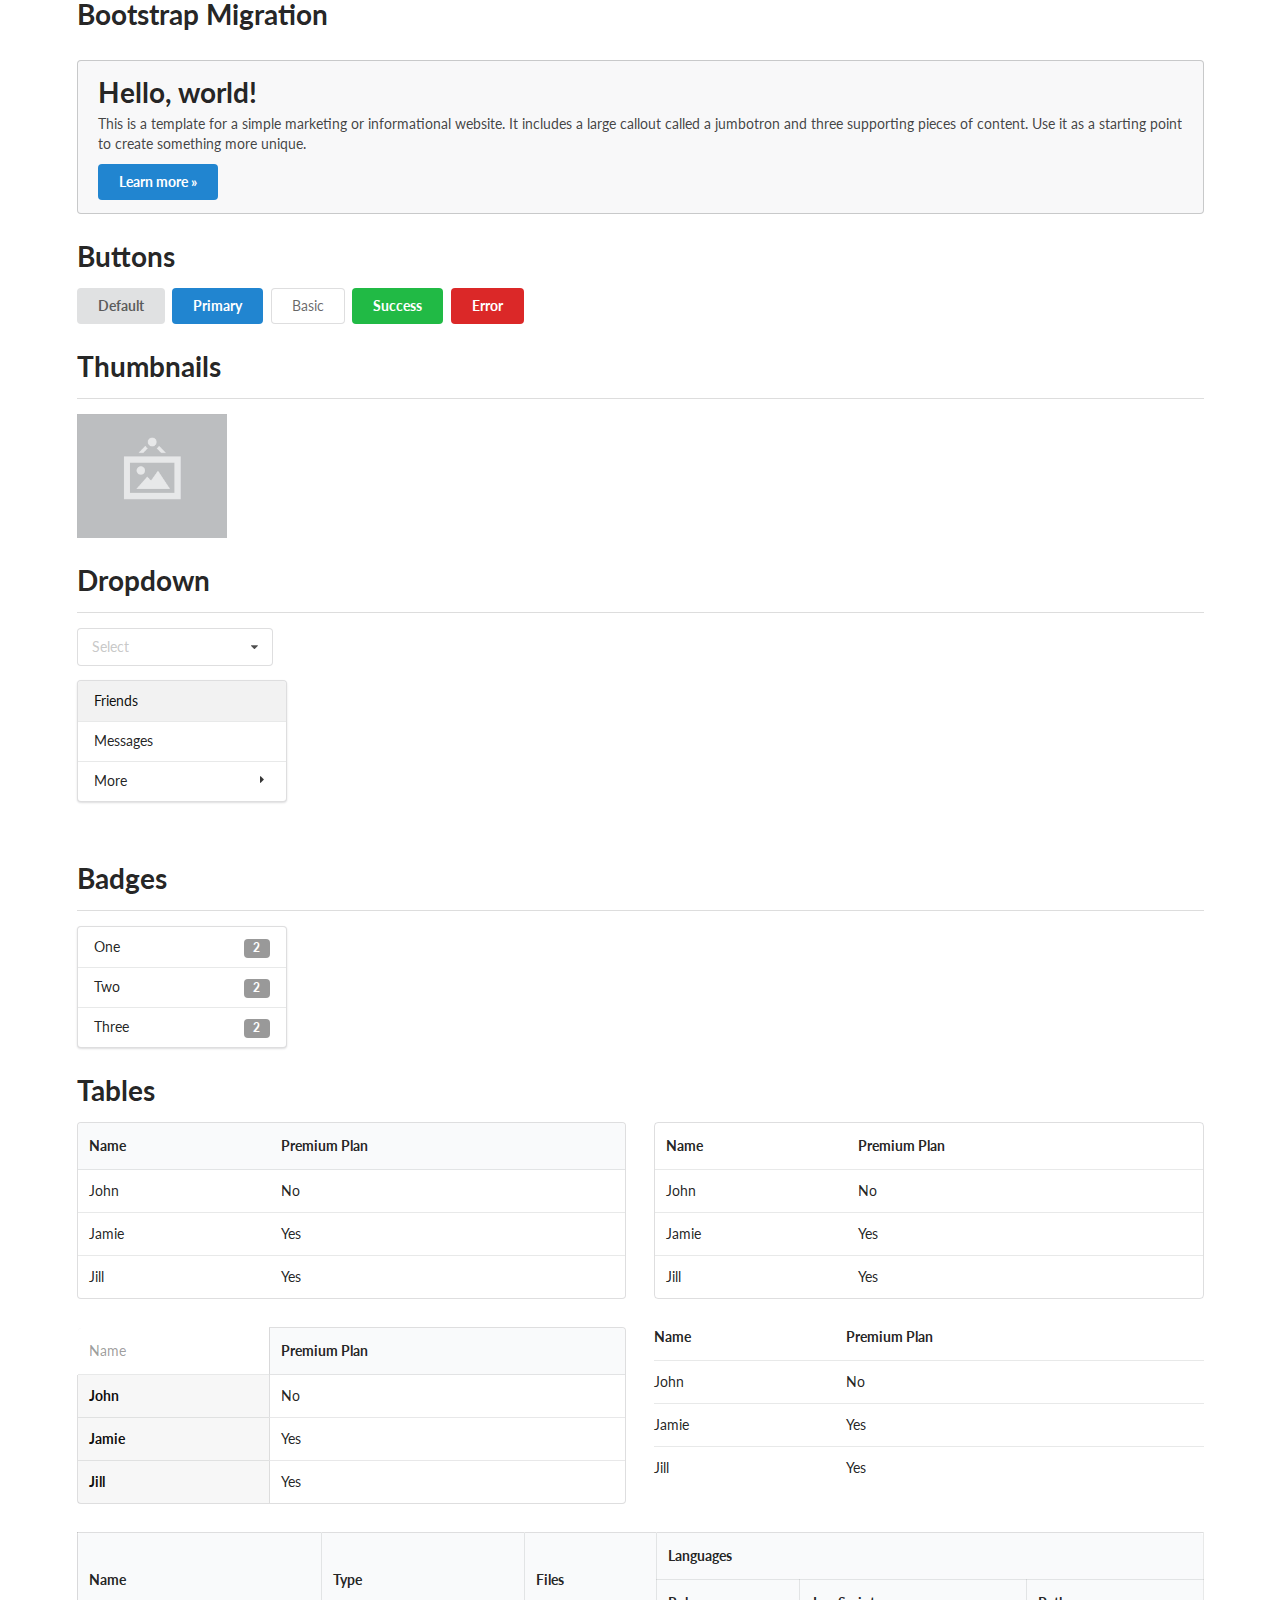
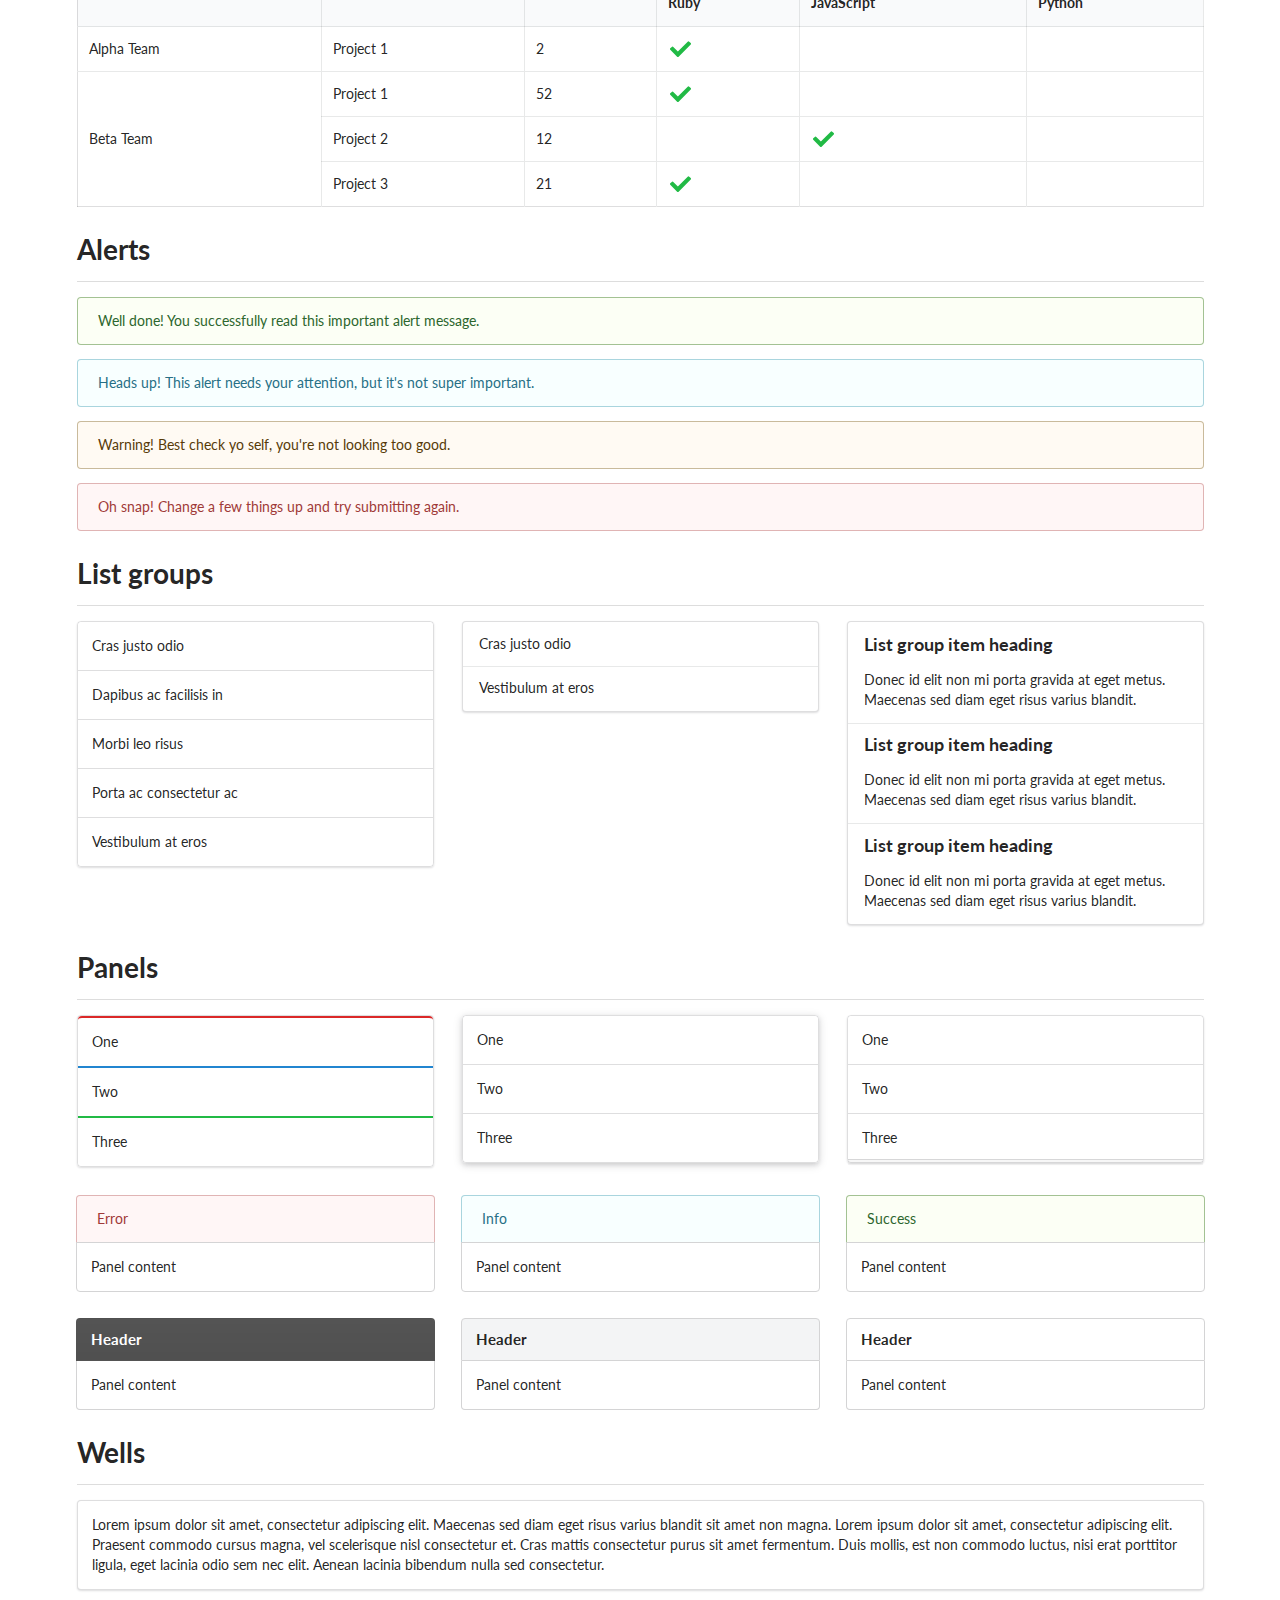
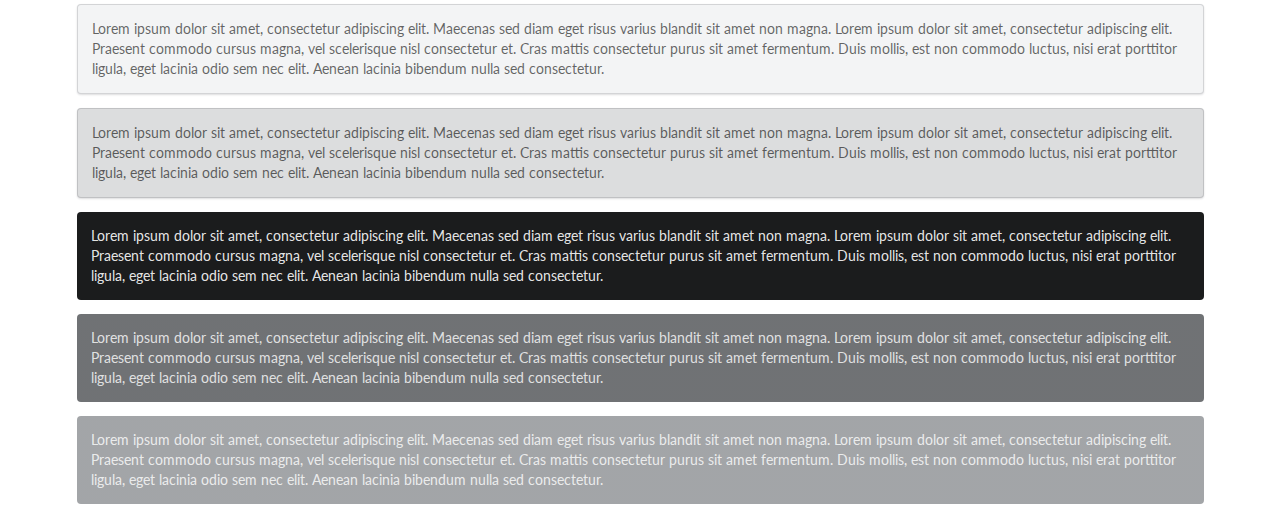
<file: bower_components/semantic/examples/bootstrap.html>
<!DOCTYPE html>
<html>
<head>
  <!-- Standard Meta -->
  <meta charset="utf-8" />
  <meta http-equiv="X-UA-Compatible" content="IE=edge,chrome=1" />
  <meta name="viewport" content="width=device-width, initial-scale=1.0, maximum-scale=1.0">

  <!-- Site Properties -->
  <title>Bootstrap - Semantic</title>
  <link rel="stylesheet" type="text/css" href="../dist/semantic.css">

  <script src="assets/library/jquery.min.js"></script>
  <script src="../dist/semantic.js"></script>

  <script>
  $(document)
    .ready(function() {
      $('.ui.selection.dropdown').dropdown();
      $('.ui.menu .ui.dropdown').dropdown({
        on: 'hover'
      });
    })
  ;
  </script>
</head>
<body>

<div class="ui grid container">
  <div class="row">
    <div class="column">
      <h1 class="ui header">Bootstrap Migration</h1>
    </div>
  </div>
  <div class="row">
    <div class="column">
      <div class="ui message">
        <h1 class="ui header">Hello, world!</h1>
        <p>This is a template for a simple marketing or informational website. It includes a large callout called a jumbotron and three supporting pieces of content. Use it as a starting point to create something more unique.</p>
        <a class="ui blue button">Learn more &raquo;</a>
      </div>
    </div>
  </div>
  <div class="row">
    <div class="column">
      <h1 class="ui header">Buttons</h1>
      <a class="ui button" tabindex="0">
        Default
      </a>
      <a class="ui primary button" tabindex="0">
        Primary
      </a>
      <a class="ui basic button" tabindex="0">
        Basic
      </a>
      <a class="ui positive button" tabindex="0">
        Success
      </a>
      <a class="ui negative button" tabindex="0">
        Error
      </a>
    </div>
  </div>
  <div class="row">
    <div class="column">
      <h1 class="ui header">Thumbnails</h1>
      <div class="ui divider"></div>
      <img class="ui small image" src="assets/images/wireframe/image.png">
    </div>
  </div>
  <div class="row">
    <div class="column">
      <h1 class="ui header">Dropdown</h1>
      <div class="ui divider"></div>
      <div class="ui selection dropdown">
        <input type="hidden" name="selection">
        <i class="dropdown icon"></i>
        <div class="default text">Select</div>
        <div class="menu">
          <div class="item" data-value="male">Male</div>
          <div class="item" data-value="female">Female</div>
        </div>
      </div>
      <div class="ui vertical menu">
        <a class="active item">
          Friends
        </a>
        <a class="item">
          Messages
        </a>
        <div class="ui dropdown item">
          <i class="dropdown icon"></i>
          More
          <div class="menu">
            <a class="item">Edit Profile</a>
            <a class="item">Choose Language</a>
            <a class="item">Account Settings</a>
          </div>
        </div>
      </div>

      <div class="ui dropdown">
        <div class="visible menu">
          <div class="header">Categories</div>
          <div class="item">
            <i class="dropdown icon"></i>
            <span class="text">Clothing</span>
            <div class="menu">
              <div class="header">Men's</div>
              <div class="item">Shirts</div>
              <div class="item">Pants</div>
              <div class="item">Jeans</div>
              <div class="item">Shoes</div>
              <div class="divider"></div>
              <div class="header">Women's</div>
              <div class="item">Dresses</div>
              <div class="item">Shoes</div>
              <div class="item">Bags</div>
            </div>
          </div>
          <div class="item">Home Goods</div>
          <div class="item">Bedroom</div>
          <div class="divider"></div>
          <div class="header">Order</div>
          <div class="item">Status</div>
          <div class="item">Cancellations</div>
        </div>
      </div>
    </div>
  </div>
  <div class="row">
    <div class="column">
      <h1 class="ui header">Badges</h1>
      <div class="ui divider"></div>
      <div class="ui vertical menu">
        <div class="item">
          One <span class="ui label">2</span>
        </div>
        <div class="item">
          Two <span class="ui label">2</span>
        </div>
        <div class="item">
          Three <span class="ui label">2</span>
        </div>
      </div>
    </div>
  </div>

  <div class="row">
    <div class="column">
      <h1 class="ui header">Tables</h1>
      <div class="ui two column grid">
        <div class="column">
          <table class="ui table">
            <thead>
              <tr>
                <th>Name</th>
                <th>Premium Plan</th>
              </tr>
            </thead>
            <tbody>
              <tr>
                <td>John</td>
                <td>No</td>
              </tr>
              <tr>
                <td>Jamie</td>
                <td>Yes</td>
              </tr>
              <tr>
                <td>Jill</td>
                <td>Yes</td>
              </tr>
            </tbody>
          </table>
        </div>
        <div class="column">
          <table class="ui basic table">
            <thead>
              <tr>
                <th>Name</th>
                <th>Premium Plan</th>
              </tr>
            </thead>
            <tbody>
              <tr>
                <td>John</td>
                <td>No</td>
              </tr>
              <tr>
                <td>Jamie</td>
                <td>Yes</td>
              </tr>
              <tr>
                <td>Jill</td>
                <td>Yes</td>
              </tr>
            </tbody>
          </table>
        </div>
        <div class="column">
          <table class="ui definition table">
            <thead>
              <tr>
                <th>Name</th>
                <th>Premium Plan</th>
              </tr>
            </thead>
            <tbody>
              <tr>
                <td>John</td>
                <td>No</td>
              </tr>
              <tr>
                <td>Jamie</td>
                <td>Yes</td>
              </tr>
              <tr>
                <td>Jill</td>
                <td>Yes</td>
              </tr>
            </tbody>
          </table>
        </div>
        <div class="column">
          <table class="ui very basic table">
            <thead>
              <tr>
                <th>Name</th>
                <th>Premium Plan</th>
              </tr>
            </thead>
            <tbody>
              <tr>
                <td>John</td>
                <td>No</td>
              </tr>
              <tr>
                <td>Jamie</td>
                <td>Yes</td>
              </tr>
              <tr>
                <td>Jill</td>
                <td>Yes</td>
              </tr>
            </tbody>
          </table>
        </div>
        <div class="sixteen wide column">
          <table class="ui celled structured table">
            <thead>
              <tr>
                <th rowspan="2">Name</th>
                <th rowspan="2">Type</th>
                <th rowspan="2">Files</th>
                <th colspan="3">Languages</th>
              </tr>
              <tr>
                <th>Ruby</th>
                <th>JavaScript</th>
                <th>Python</th>
              </tr>
            </thead>
            <tbody>
              <tr>
                <td>Alpha Team</td>
                <td>Project 1</td>
                <td>2</td>
                <td>
                  <i class="large green checkmark icon"></i>
                </td>
                <td></td>
                <td></td>
              </tr>
              <tr>
                <td rowspan="3">Beta Team</td>
                <td>Project 1</td>
                <td>52</td>
                <td>
                  <i class="large green checkmark icon"></i>
                </td>
                <td></td>
                <td></td>
              </tr>
              <tr>
                <td>Project 2</td>
                <td>12</td>
                <td></td>
                <td>
                  <i class="large green checkmark icon"></i>
                </td>
                <td></td>
              </tr>
              <tr>
                <td>Project 3</td>
                <td>21</td>
                <td>
                  <i class="large green checkmark icon"></i>
                </td>
                <td></td>
                <td></td>
              </tr>
            </tbody>
          </table>
        </div>
      </div>
    </div>
  </div>
  <div class="row">
    <div class="column">
      <h1 class="ui header">Alerts</h1>
      <div class="ui divider"></div>
      <div class="ui positive message">Well done! You successfully read this important alert message.</div>
      <div class="ui info message">Heads up! This alert needs your attention, but it's not super important.</div>
      <div class="ui warning message">Warning! Best check yo self, you're not looking too good.</div>
      <div class="ui error message">Oh snap! Change a few things up and try submitting again.</div>
    </div>
  </div>
  <div class="row">
    <div class="column">
      <h1 class="ui header">List groups</h1>
      <div class="ui divider"></div>
      <div class="ui three column grid">
        <div class="column">
          <div class="ui segments">
            <div class="ui segment">
              <p>Cras justo odio</p>
            </div>
            <div class="ui segment">
              <p>Dapibus ac facilisis in</p>
            </div>
            <div class="ui segment">
              <p>Morbi leo risus</p>
            </div>
            <div class="ui segment">
              <p>Porta ac consectetur ac</p>
            </div>
            <div class="ui segment">
             <p>Vestibulum at eros</p>
           </div>
         </div>
        </div>
        <div class="column">
          <div class="ui fluid vertical menu">
            <a class="item">
              <p>Cras justo odio</p>
            </a>
            <a class="item">
             <p>Vestibulum at eros</p>
            </a>
          </div>
        </div>
        <div class="column">
          <div class="ui fluid vertical menu">
            <a class="item">
              <h1 class="ui medium header">List group item heading</h1>
              <p>Donec id elit non mi porta gravida at eget metus. Maecenas sed diam eget risus varius blandit.</p>
            </a>
            <a class="item">
              <h1 class="ui medium header">List group item heading</h1>
              <p>Donec id elit non mi porta gravida at eget metus. Maecenas sed diam eget risus varius blandit.</p>
            </a>
            <a class="item">
              <h1 class="ui medium header">List group item heading</h1>
              <p>Donec id elit non mi porta gravida at eget metus. Maecenas sed diam eget risus varius blandit.</p>
            </a>
          </div>
        </div>
      </div>
    </div>
  </div>
  <div class="row">
    <div class="column">
      <h1 class="ui header">Panels</h1>
      <div class="ui divider"></div>
      <div class="ui three column grid">
        <div class="column">
          <div class="ui segments">
            <div class="ui red segment">One</div>
            <div class="ui blue segment">Two</div>
            <div class="ui green segment">Three</div>
          </div>
        </div>
        <div class="column">
          <div class="ui raised segments">
            <div class="ui segment">One</div>
            <div class="ui segment">Two</div>
            <div class="ui segment">Three</div>
          </div>
        </div>
        <div class="column">
          <div class="ui stacked segments">
            <div class="ui segment">One</div>
            <div class="ui segment">Two</div>
            <div class="ui segment">Three</div>
          </div>
        </div>
        <div class="column">
          <div class="ui top attached error message">Error</div>
          <div class="ui bottom attached segment">Panel content</div>
        </div>
        <div class="column">
          <div class="ui top attached info message">Info</div>
          <div class="ui bottom attached segment">Panel content</div>
        </div>
        <div class="column">
          <div class="ui top attached success message">Success</div>
          <div class="ui bottom attached segment">Panel content</div>
        </div>
        <div class="column">
          <h4 class="ui top attached inverted header">Header</h4>
          <div class="ui bottom attached segment">Panel content</div>
        </div>
        <div class="column">
          <h4 class="ui top attached block header">Header</h4>
          <div class="ui bottom attached segment">Panel content</div>
        </div>
        <div class="column">
          <h4 class="ui top attached header">Header</h4>
          <div class="ui bottom attached segment">Panel content</div>
        </div>
      </div>
    </div>
  </div>
  <div class="row">
    <div class="column">
      <h1 class="ui header">Wells</h1>
      <div class="ui divider"></div>
      <div class="ui segment">
        <p>Lorem ipsum dolor sit amet, consectetur adipiscing elit. Maecenas sed diam eget risus varius blandit sit amet non magna. Lorem ipsum dolor sit amet, consectetur adipiscing elit. Praesent commodo cursus magna, vel scelerisque nisl consectetur et. Cras mattis consectetur purus sit amet fermentum. Duis mollis, est non commodo luctus, nisi erat porttitor ligula, eget lacinia odio sem nec elit. Aenean lacinia bibendum nulla sed consectetur.</p>
      </div>
      <div class="ui secondary segment">
        <p>Lorem ipsum dolor sit amet, consectetur adipiscing elit. Maecenas sed diam eget risus varius blandit sit amet non magna. Lorem ipsum dolor sit amet, consectetur adipiscing elit. Praesent commodo cursus magna, vel scelerisque nisl consectetur et. Cras mattis consectetur purus sit amet fermentum. Duis mollis, est non commodo luctus, nisi erat porttitor ligula, eget lacinia odio sem nec elit. Aenean lacinia bibendum nulla sed consectetur.</p>
      </div>
      <div class="ui tertiary segment">
        <p>Lorem ipsum dolor sit amet, consectetur adipiscing elit. Maecenas sed diam eget risus varius blandit sit amet non magna. Lorem ipsum dolor sit amet, consectetur adipiscing elit. Praesent commodo cursus magna, vel scelerisque nisl consectetur et. Cras mattis consectetur purus sit amet fermentum. Duis mollis, est non commodo luctus, nisi erat porttitor ligula, eget lacinia odio sem nec elit. Aenean lacinia bibendum nulla sed consectetur.</p>
      </div>
      <div class="ui inverted segment">
        <p>Lorem ipsum dolor sit amet, consectetur adipiscing elit. Maecenas sed diam eget risus varius blandit sit amet non magna. Lorem ipsum dolor sit amet, consectetur adipiscing elit. Praesent commodo cursus magna, vel scelerisque nisl consectetur et. Cras mattis consectetur purus sit amet fermentum. Duis mollis, est non commodo luctus, nisi erat porttitor ligula, eget lacinia odio sem nec elit. Aenean lacinia bibendum nulla sed consectetur.</p>
      </div>
      <div class="ui secondary inverted segment">
        <p>Lorem ipsum dolor sit amet, consectetur adipiscing elit. Maecenas sed diam eget risus varius blandit sit amet non magna. Lorem ipsum dolor sit amet, consectetur adipiscing elit. Praesent commodo cursus magna, vel scelerisque nisl consectetur et. Cras mattis consectetur purus sit amet fermentum. Duis mollis, est non commodo luctus, nisi erat porttitor ligula, eget lacinia odio sem nec elit. Aenean lacinia bibendum nulla sed consectetur.</p>
      </div>
      <div class="ui tertiary inverted segment">
        <p>Lorem ipsum dolor sit amet, consectetur adipiscing elit. Maecenas sed diam eget risus varius blandit sit amet non magna. Lorem ipsum dolor sit amet, consectetur adipiscing elit. Praesent commodo cursus magna, vel scelerisque nisl consectetur et. Cras mattis consectetur purus sit amet fermentum. Duis mollis, est non commodo luctus, nisi erat porttitor ligula, eget lacinia odio sem nec elit. Aenean lacinia bibendum nulla sed consectetur.</p>
      </div>
    </div>
  </div>
</div>

</body>

</html>
</file>
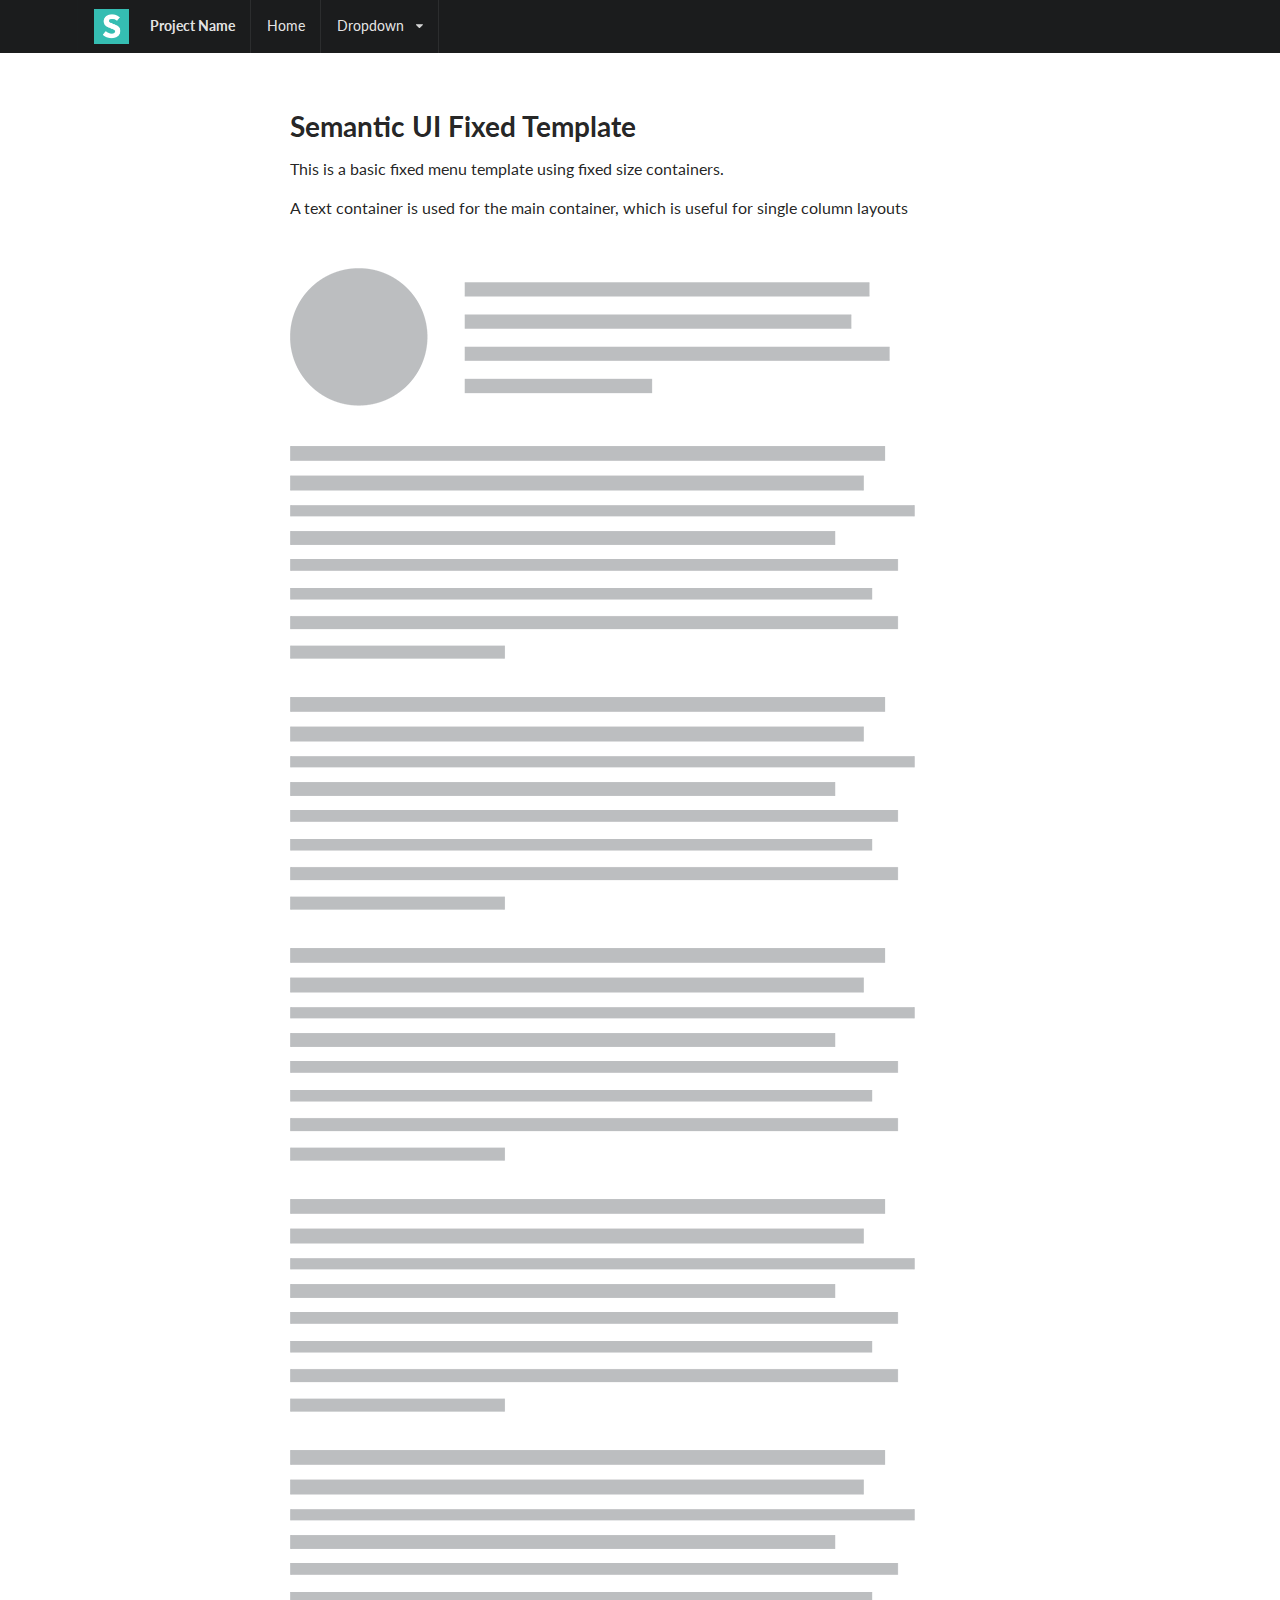
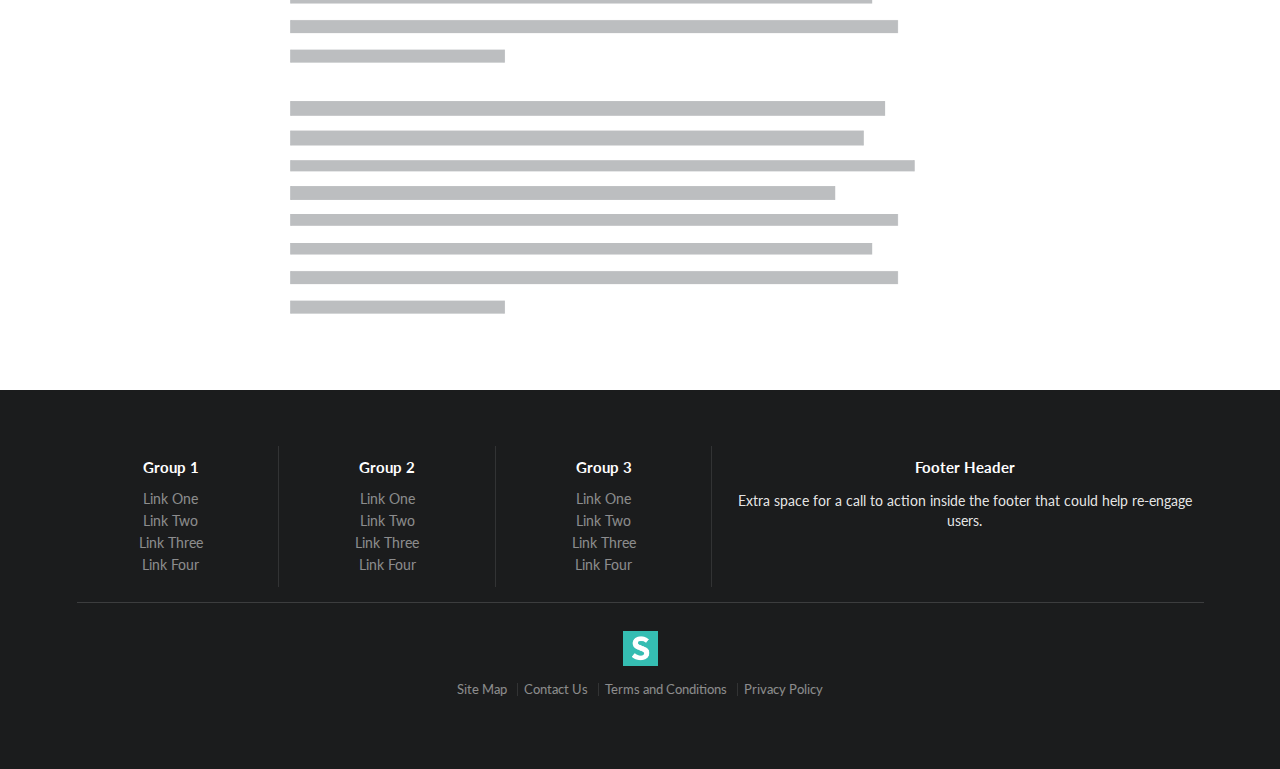
<file: bower_components/semantic/examples/fixed.html>
<!DOCTYPE html>
<html>
<head>
  <!-- Standard Meta -->
  <meta charset="utf-8" />
  <meta http-equiv="X-UA-Compatible" content="IE=edge,chrome=1" />
  <meta name="viewport" content="width=device-width, initial-scale=1.0, maximum-scale=1.0">

  <!-- Site Properties -->
  <title>Fixed Menu Example - Semantic</title>

  <link rel="stylesheet" type="text/css" href="../dist/components/reset.css">
  <link rel="stylesheet" type="text/css" href="../dist/components/site.css">

  <link rel="stylesheet" type="text/css" href="../dist/components/container.css">
  <link rel="stylesheet" type="text/css" href="../dist/components/grid.css">
  <link rel="stylesheet" type="text/css" href="../dist/components/header.css">
  <link rel="stylesheet" type="text/css" href="../dist/components/image.css">
  <link rel="stylesheet" type="text/css" href="../dist/components/menu.css">

  <link rel="stylesheet" type="text/css" href="../dist/components/divider.css">
  <link rel="stylesheet" type="text/css" href="../dist/components/list.css">
  <link rel="stylesheet" type="text/css" href="../dist/components/segment.css">
  <link rel="stylesheet" type="text/css" href="../dist/components/dropdown.css">
  <link rel="stylesheet" type="text/css" href="../dist/components/icon.css">

  <style type="text/css">
  body {
    background-color: #FFFFFF;
  }
  .ui.menu .item img.logo {
    margin-right: 1.5em;
  }
  .main.container {
    margin-top: 7em;
  }
  .wireframe {
    margin-top: 2em;
  }
  .ui.footer.segment {
    margin: 5em 0em 0em;
    padding: 5em 0em;
  }
  </style>

</head>
<body>

  <div class="ui fixed inverted menu">
    <div class="ui container">
      <a href="#" class="header item">
        <img class="logo" src="assets/images/logo.png">
        Project Name
      </a>
      <a href="#" class="item">Home</a>
      <div class="ui simple dropdown item">
        Dropdown <i class="dropdown icon"></i>
        <div class="menu">
          <a class="item" href="#">Link Item</a>
          <a class="item" href="#">Link Item</a>
          <div class="divider"></div>
          <div class="header">Header Item</div>
          <div class="item">
            <i class="dropdown icon"></i>
            Sub Menu
            <div class="menu">
              <a class="item" href="#">Link Item</a>
              <a class="item" href="#">Link Item</a>
            </div>
          </div>
          <a class="item" href="#">Link Item</a>
        </div>
      </div>
    </div>
  </div>

  <div class="ui main text container">
    <h1 class="ui header">Semantic UI Fixed Template</h1>
    <p>This is a basic fixed menu template using fixed size containers.</p>
    <p>A text container is used for the main container, which is useful for single column layouts</p>
    <img class="wireframe" src="assets/images/wireframe/media-paragraph.png">
    <img class="wireframe" src="assets/images/wireframe/paragraph.png">
    <img class="wireframe" src="assets/images/wireframe/paragraph.png">
    <img class="wireframe" src="assets/images/wireframe/paragraph.png">
    <img class="wireframe" src="assets/images/wireframe/paragraph.png">
    <img class="wireframe" src="assets/images/wireframe/paragraph.png">
    <img class="wireframe" src="assets/images/wireframe/paragraph.png">
  </div>

  <div class="ui inverted vertical footer segment">
    <div class="ui center aligned container">
      <div class="ui stackable inverted divided grid">
        <div class="three wide column">
          <h4 class="ui inverted header">Group 1</h4>
          <div class="ui inverted link list">
            <a href="#" class="item">Link One</a>
            <a href="#" class="item">Link Two</a>
            <a href="#" class="item">Link Three</a>
            <a href="#" class="item">Link Four</a>
          </div>
        </div>
        <div class="three wide column">
          <h4 class="ui inverted header">Group 2</h4>
          <div class="ui inverted link list">
            <a href="#" class="item">Link One</a>
            <a href="#" class="item">Link Two</a>
            <a href="#" class="item">Link Three</a>
            <a href="#" class="item">Link Four</a>
          </div>
        </div>
        <div class="three wide column">
          <h4 class="ui inverted header">Group 3</h4>
          <div class="ui inverted link list">
            <a href="#" class="item">Link One</a>
            <a href="#" class="item">Link Two</a>
            <a href="#" class="item">Link Three</a>
            <a href="#" class="item">Link Four</a>
          </div>
        </div>
        <div class="seven wide column">
          <h4 class="ui inverted header">Footer Header</h4>
          <p>Extra space for a call to action inside the footer that could help re-engage users.</p>
        </div>
      </div>
      <div class="ui inverted section divider"></div>
      <img src="assets/images/logo.png" class="ui centered mini image">
      <div class="ui horizontal inverted small divided link list">
        <a class="item" href="#">Site Map</a>
        <a class="item" href="#">Contact Us</a>
        <a class="item" href="#">Terms and Conditions</a>
        <a class="item" href="#">Privacy Policy</a>
      </div>
    </div>
  </div>
</body>

</html>
</file>
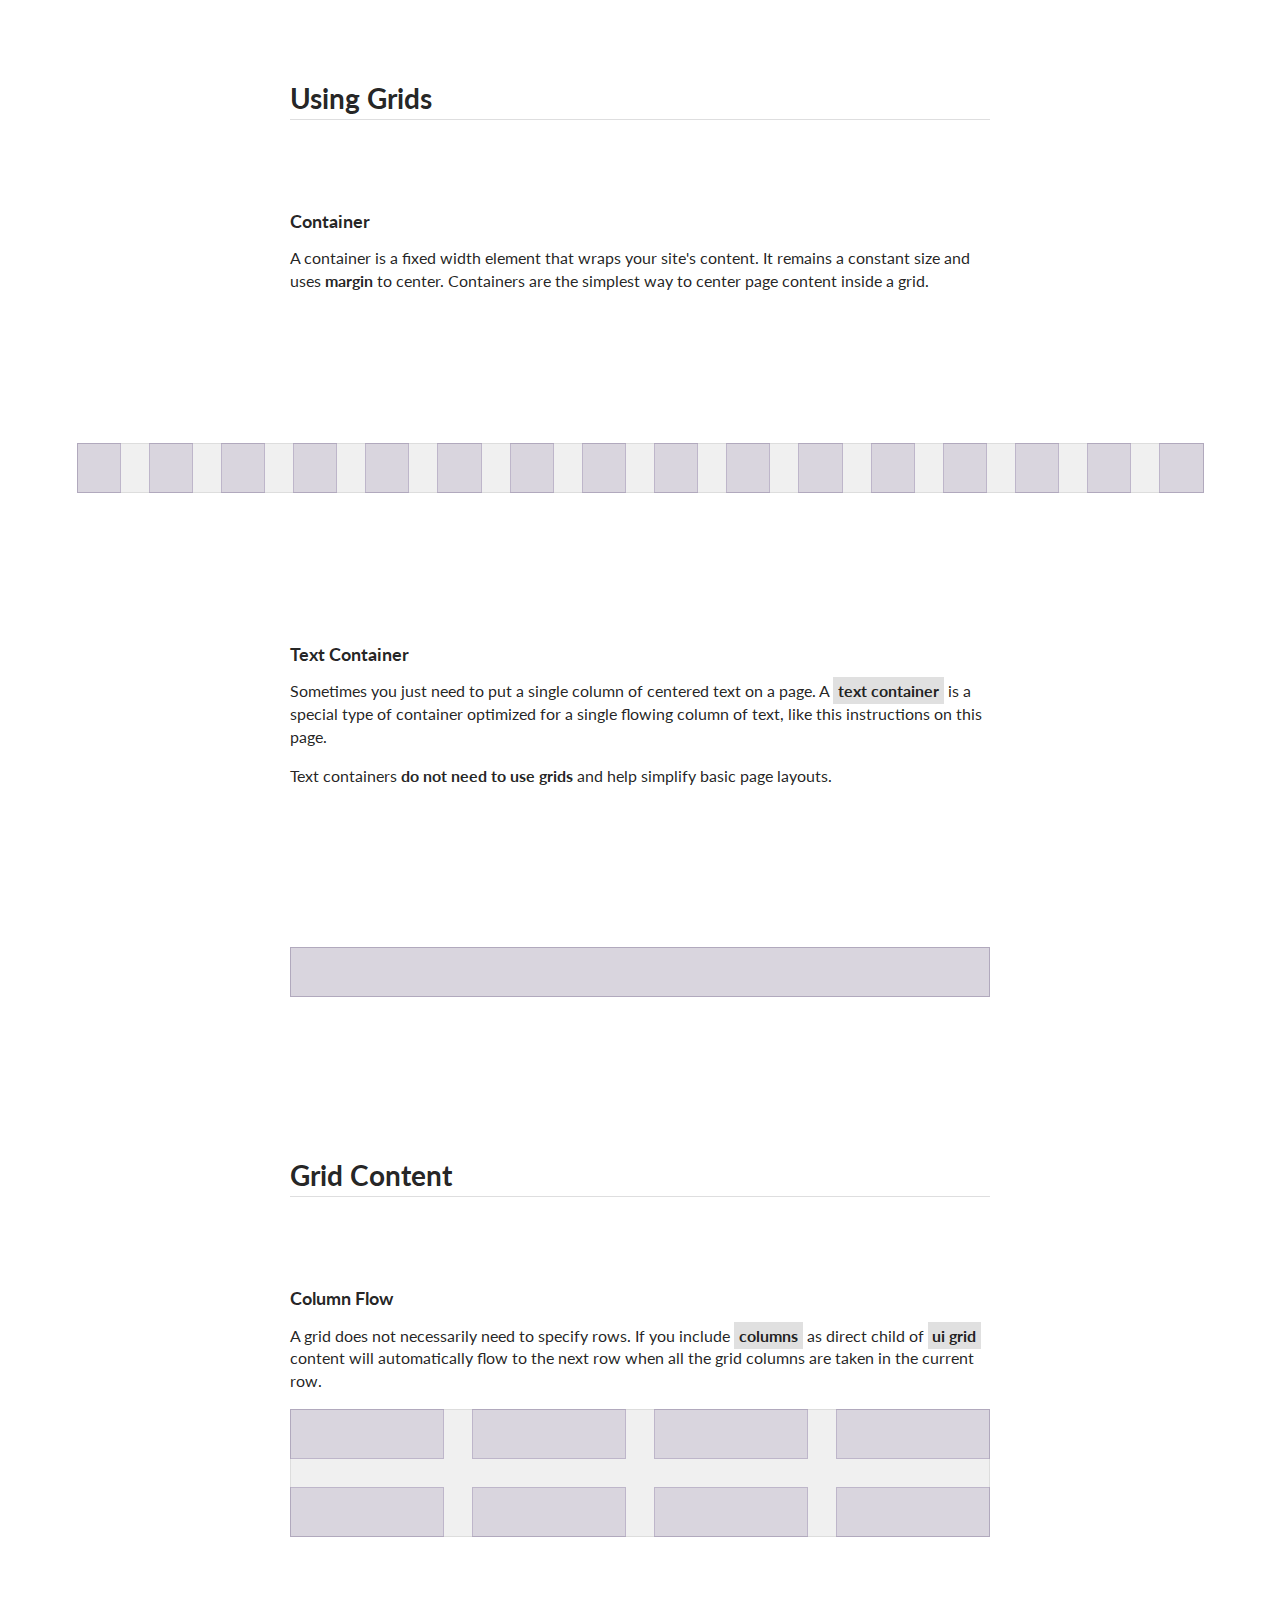
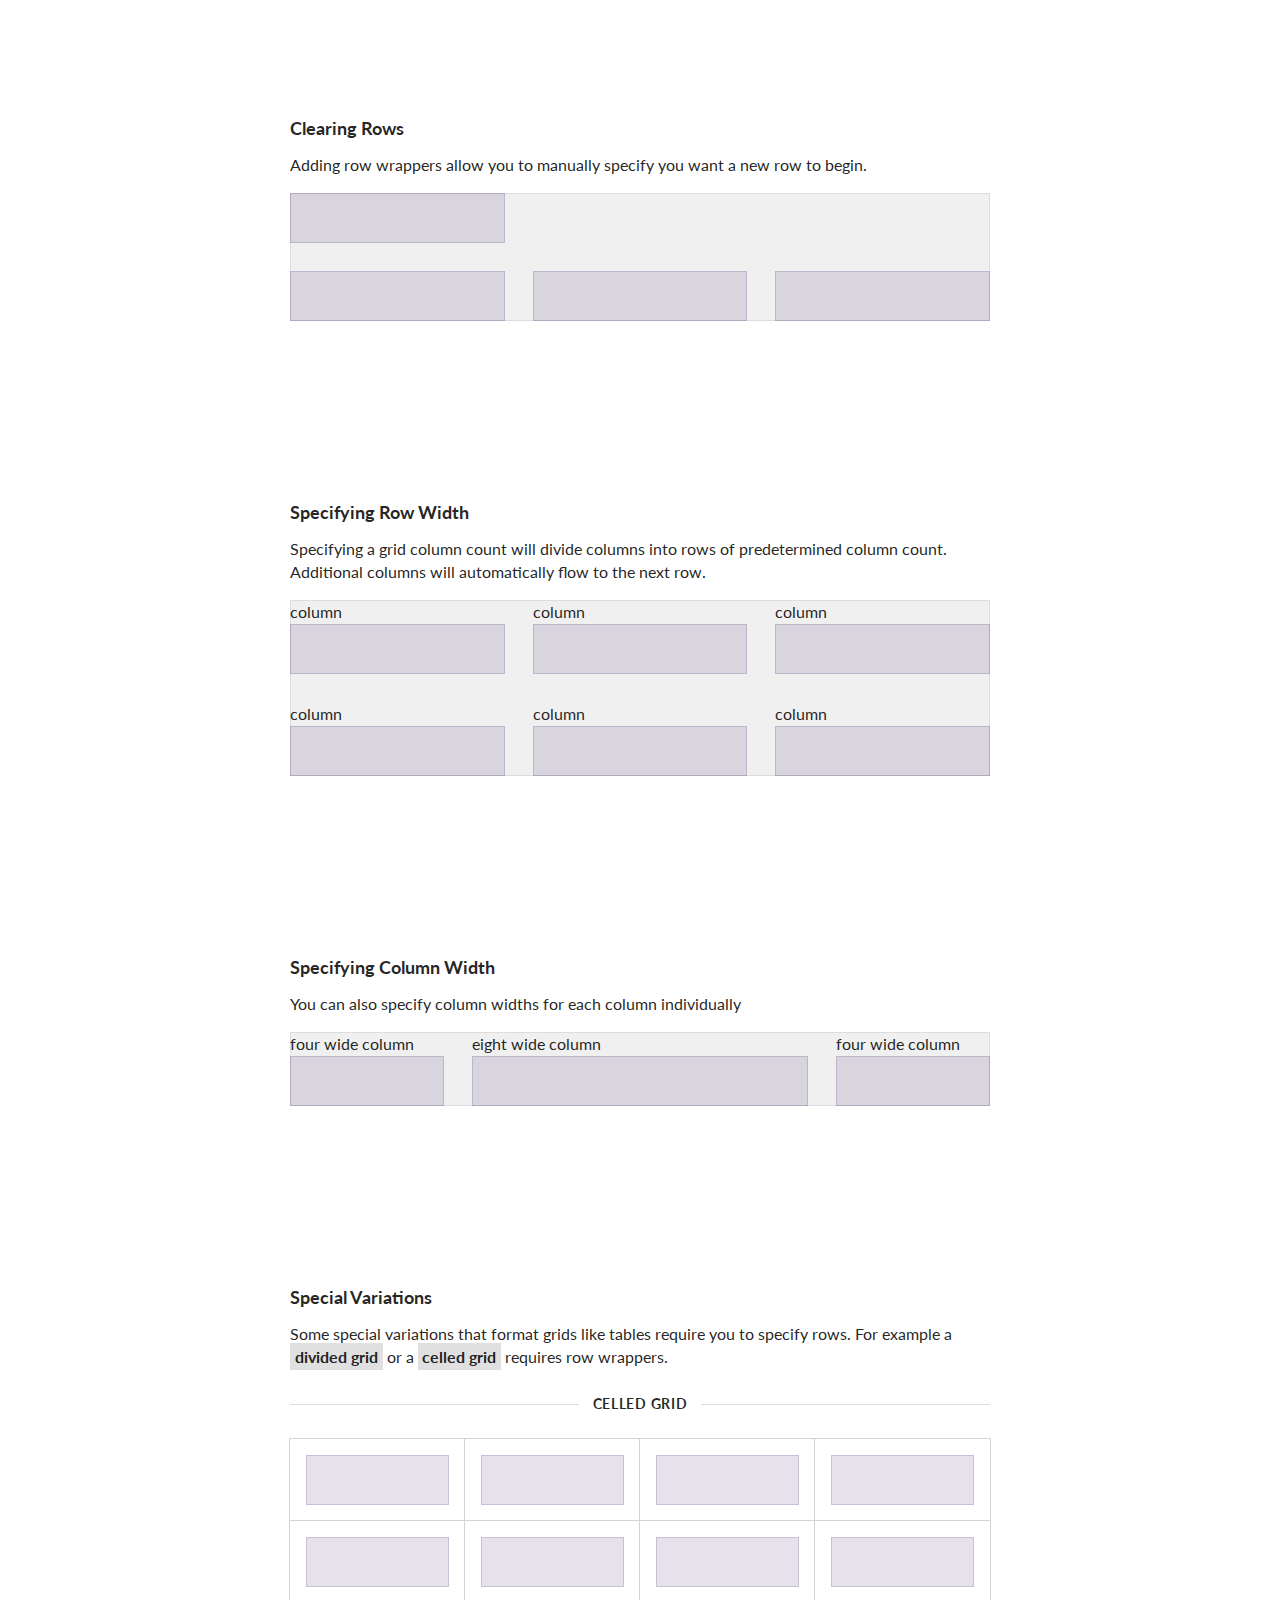
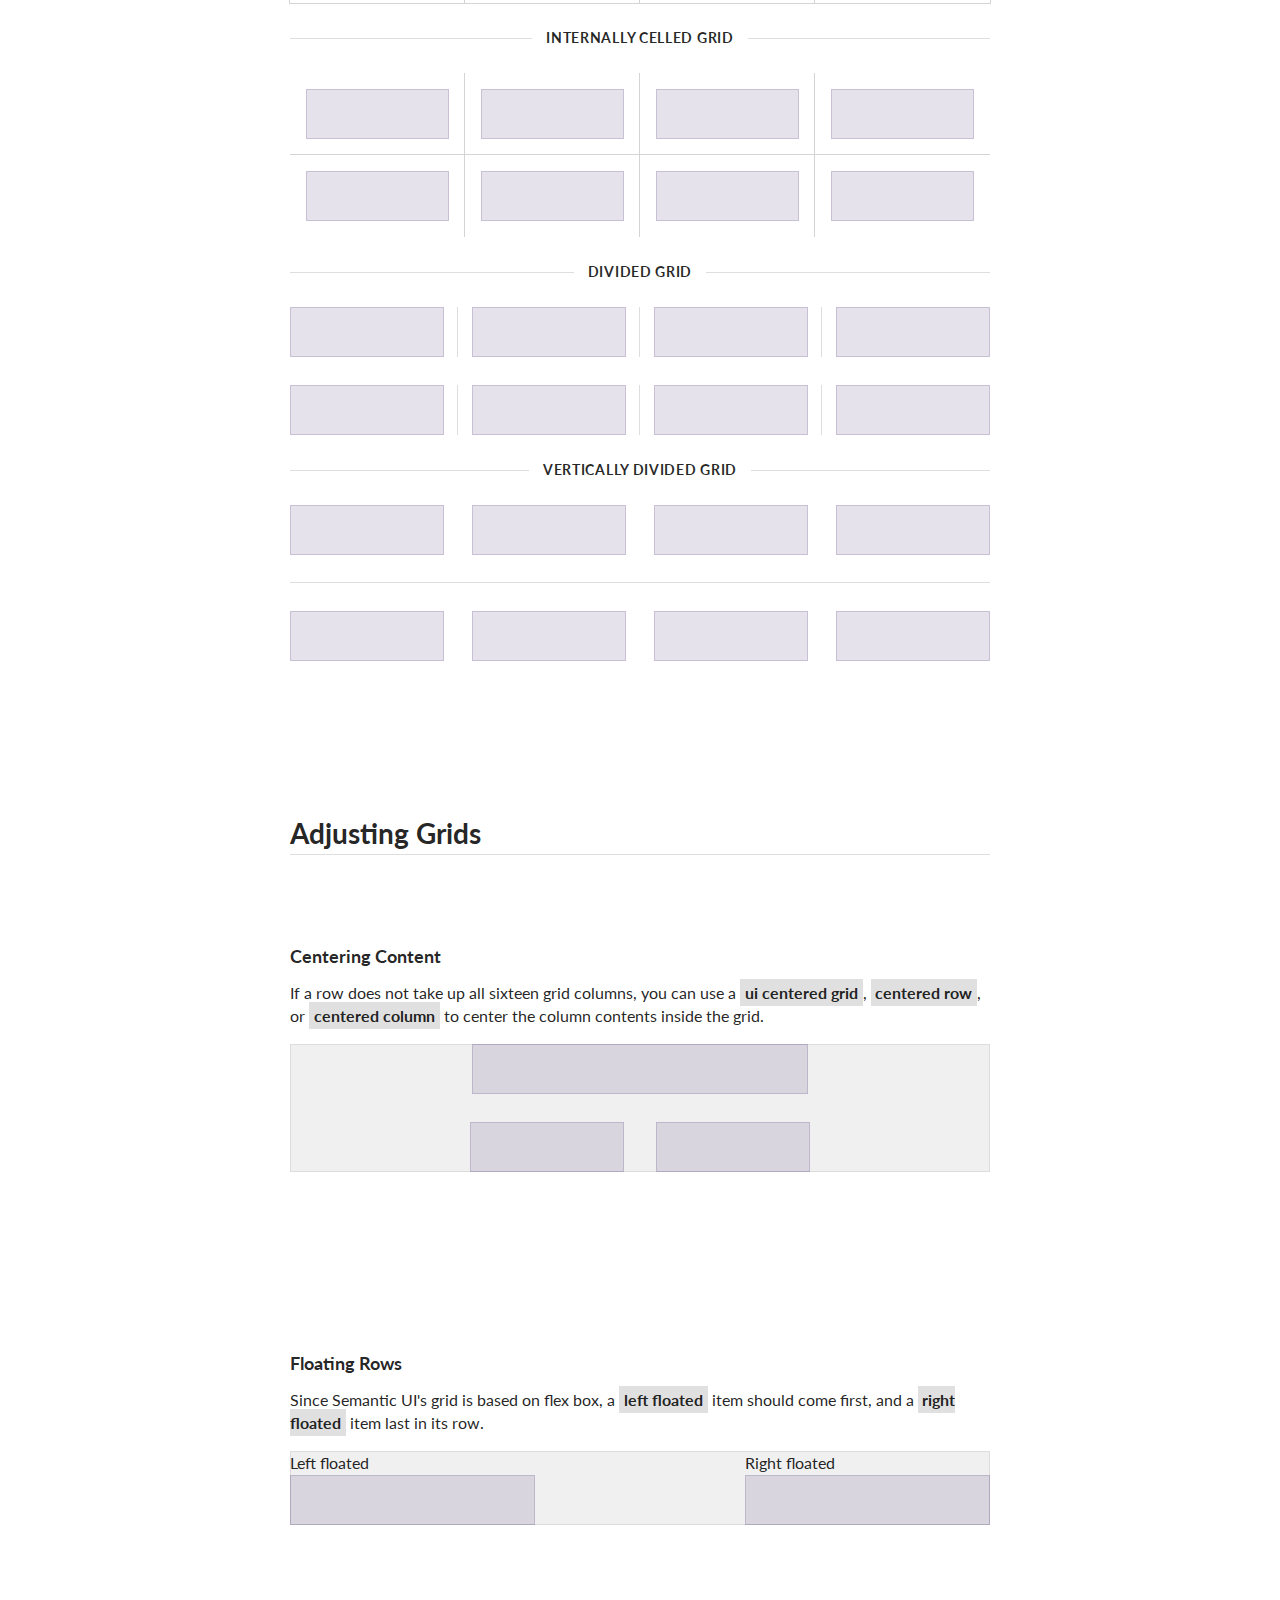
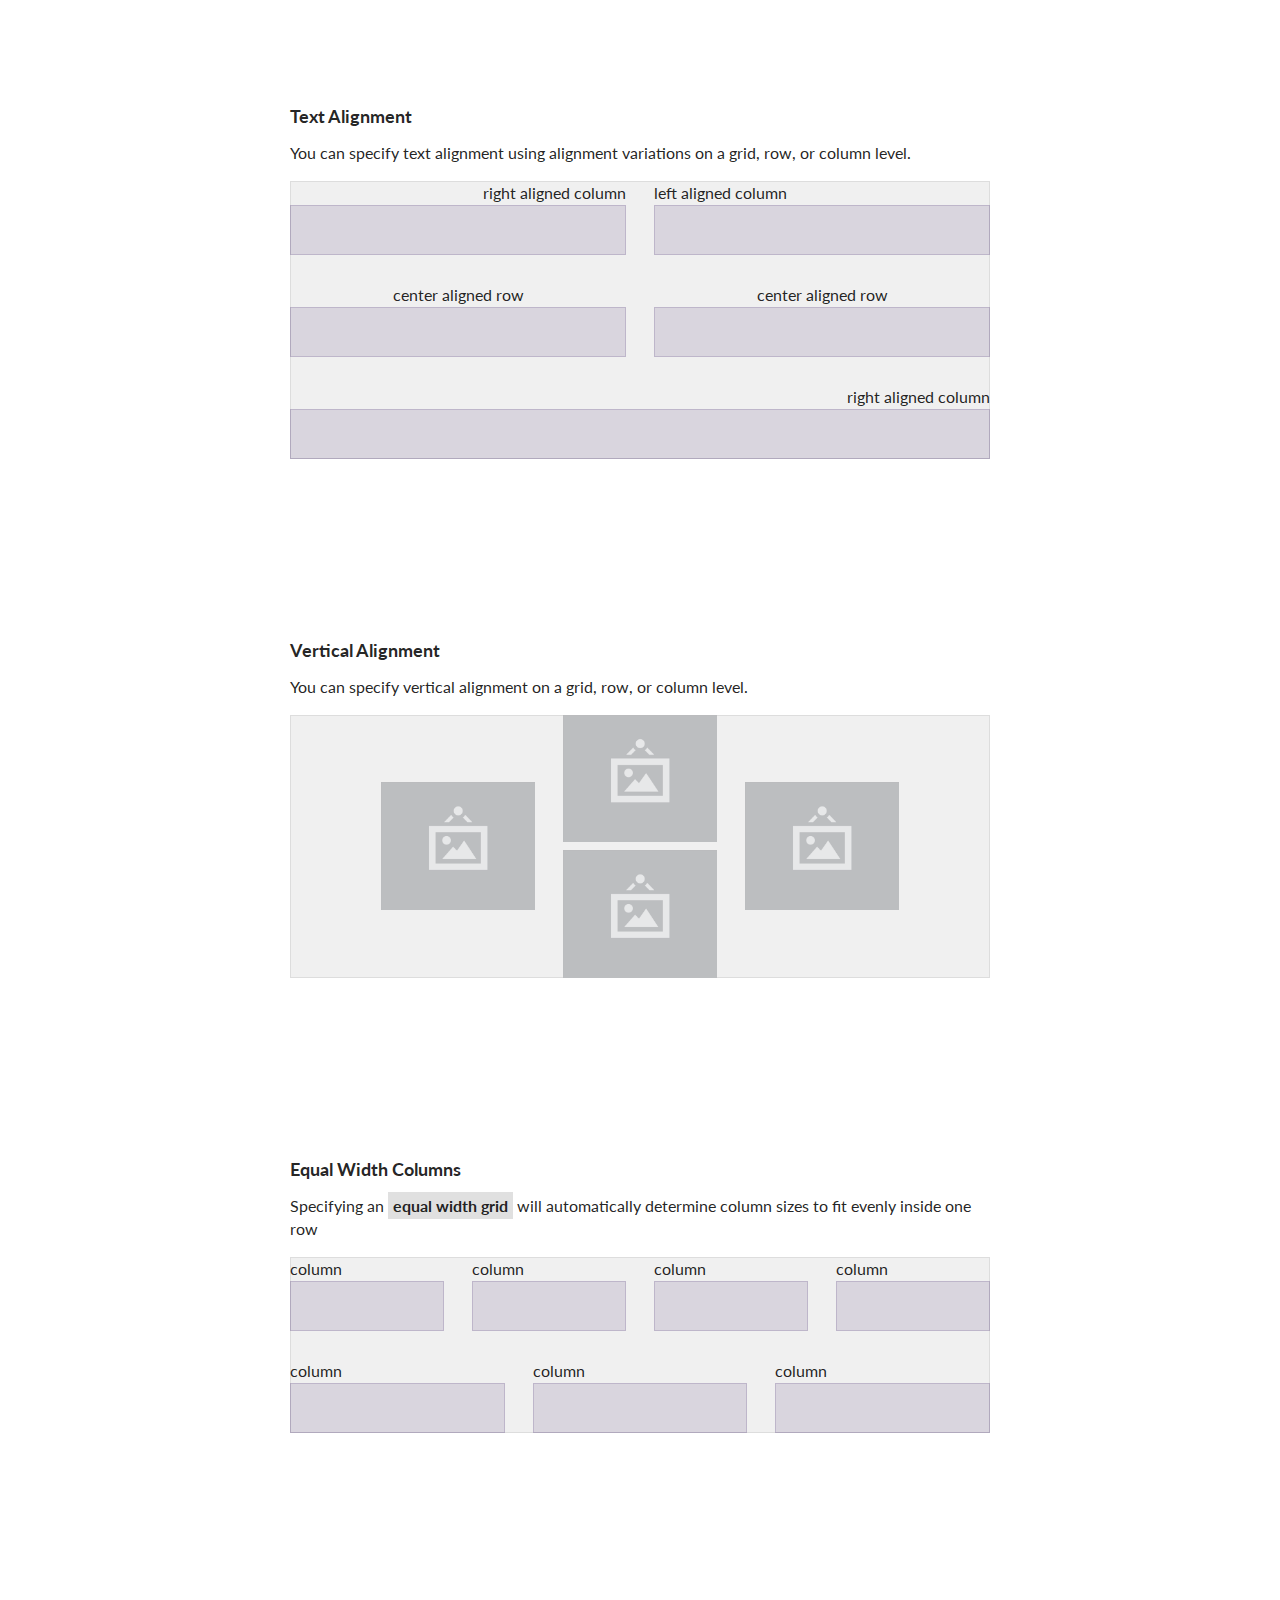
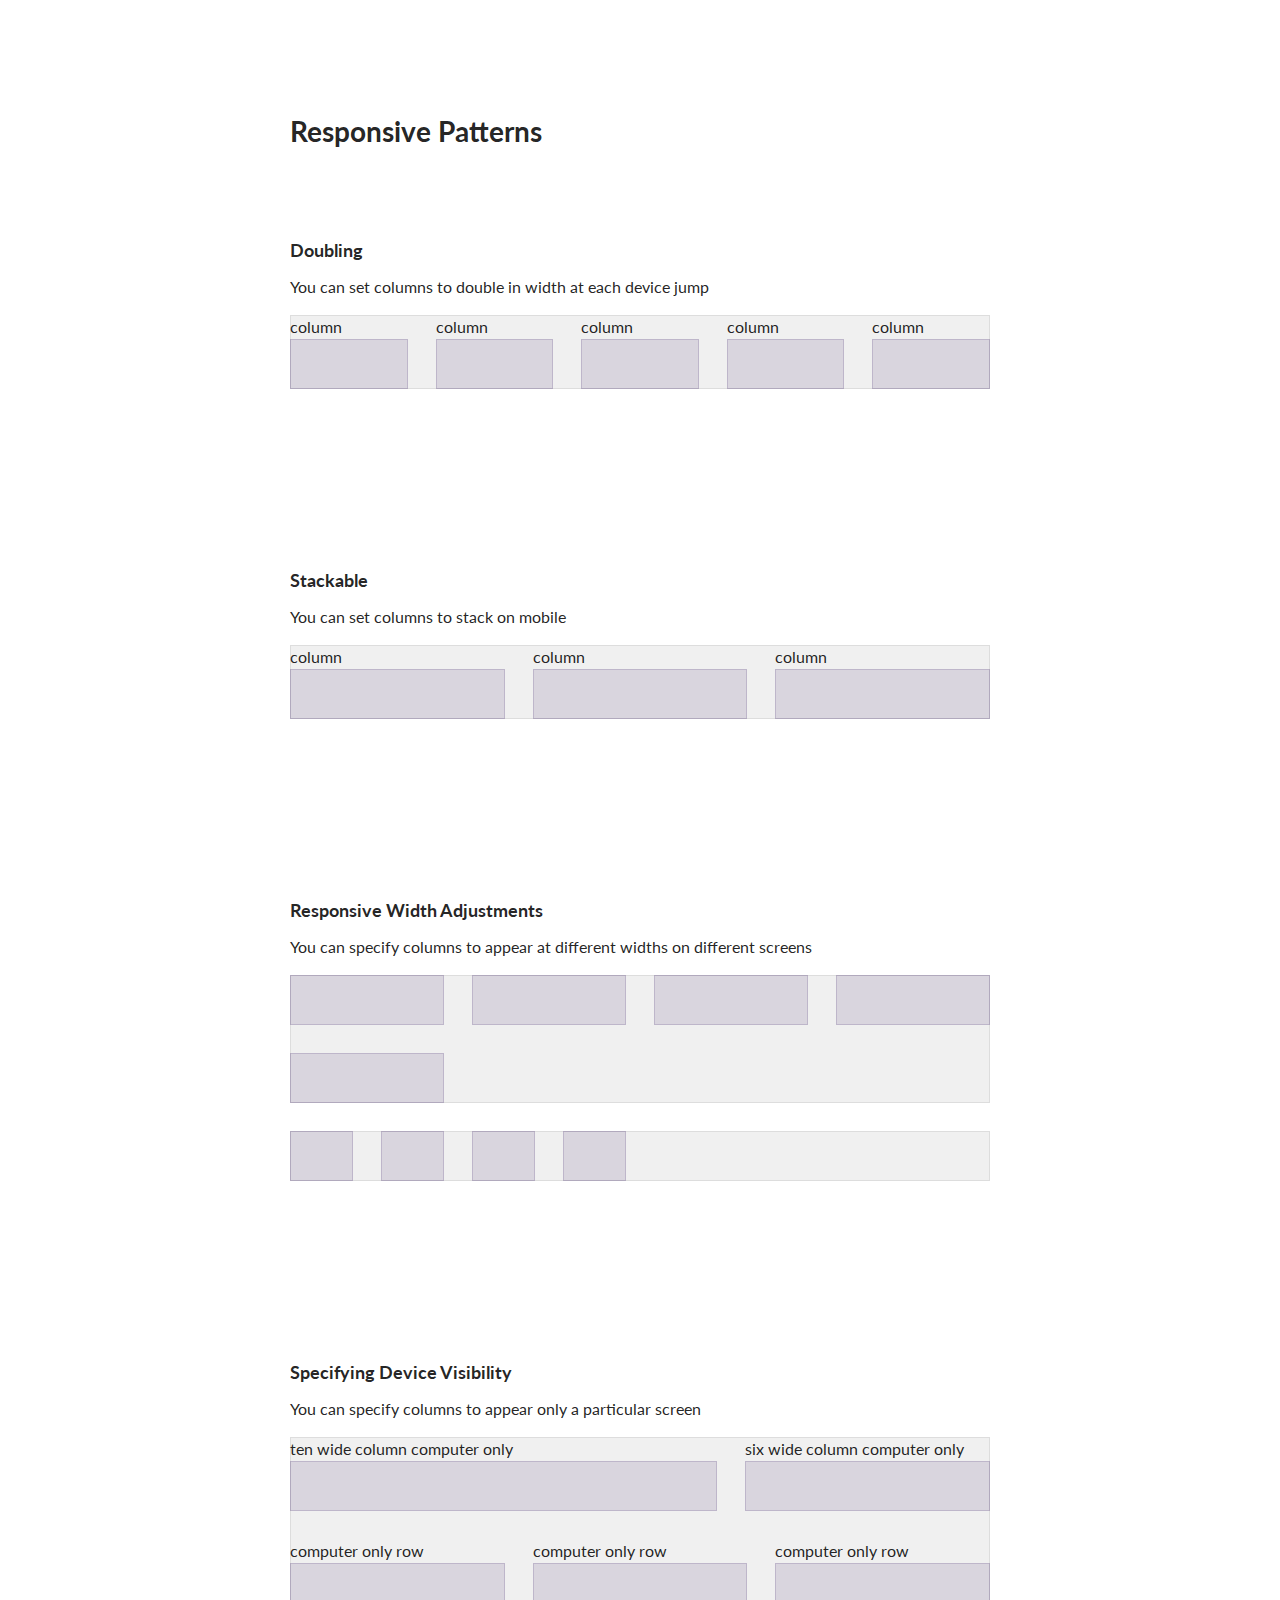
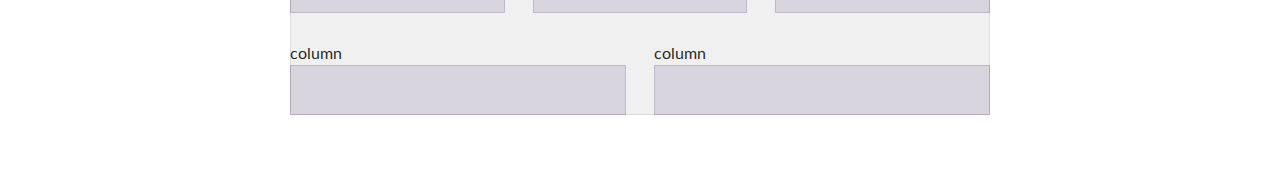
<file: bower_components/semantic/examples/grid.html>
<!DOCTYPE html>
<html>
<head>
  <!-- Standard Meta -->
  <meta charset="utf-8" />
  <meta http-equiv="X-UA-Compatible" content="IE=edge,chrome=1" />
  <meta name="viewport" content="width=device-width, initial-scale=1.0, maximum-scale=1.0">

  <!-- Site Properties -->
  <title>Grid Example - Semantic</title>

  <link rel="stylesheet" type="text/css" href="../dist/components/reset.css">
  <link rel="stylesheet" type="text/css" href="../dist/components/site.css">

  <link rel="stylesheet" type="text/css" href="../dist/components/container.css">
  <link rel="stylesheet" type="text/css" href="../dist/components/divider.css">
  <link rel="stylesheet" type="text/css" href="../dist/components/grid.css">
  <link rel="stylesheet" type="text/css" href="../dist/components/header.css">
</head>
<body>

  <div class="ui text container">
      <h1 class="ui dividing header">Using Grids</h1>

      <h3 class="first">Container</h3>
      <p>A container is a fixed width element that wraps your site's content. It remains a constant size and uses <b>margin</b> to center. Containers are the simplest way to center page content inside a grid.</code>
      </p>
  </div>

  <div class="ui container">
    <div class="ui grid">
      <div class="column"></div>
      <div class="column"></div>
      <div class="column"></div>
      <div class="column"></div>
      <div class="column"></div>
      <div class="column"></div>
      <div class="column"></div>
      <div class="column"></div>
      <div class="column"></div>
      <div class="column"></div>
      <div class="column"></div>
      <div class="column"></div>
      <div class="column"></div>
      <div class="column"></div>
      <div class="column"></div>
      <div class="column"></div>
    </div>
  </div>

  <div class="ui text container">
    <h3 class="first">Text Container</h3>
    <p>Sometimes you just need to put a single column of centered text on a page. A <code>text container</code> is a special type of container optimized for a single flowing column of text, like this instructions on this page.
    </p>
    <p>Text containers <b>do not need to use grids</b> and help simplify basic page layouts.</p>
  </div>

  <div class="ui text container">
    <div class="ui one column grid">
      <div class="column"></div>
    </div>
  </div>


  <div class="ui text container">

      <h1 class="ui dividing header">Grid Content</h1>

      <h3 class="first">Column Flow</h3>
      <p>A grid does not necessarily need to specify rows. If you include <code>columns</code> as direct child of <code>ui grid</code> content will automatically flow to the next row when all the grid columns are taken in the current row</b>.</p>

      <div class="ui grid">
        <div class="four wide column"></div>
        <div class="four wide column"></div>
        <div class="four wide column"></div>
        <div class="four wide column"></div>
        <div class="four wide column"></div>
        <div class="four wide column"></div>
        <div class="four wide column"></div>
        <div class="four wide column"></div>
      </div>

      <h3>Clearing Rows</h3>
      <p>Adding row wrappers allow you to manually specify you want a new row to begin.</p>

      <div class="ui three column grid">
        <div class="column"></div>
        <div class="row">
          <div class="column"></div>
          <div class="column"></div>
          <div class="column"></div>
        </div>
      </div>

      <h3>Specifying Row Width</h3>
      <p>Specifying a grid column count will divide columns into rows of predetermined column count. Additional columns will automatically flow to the next row.</p>
      <div class="ui three column grid">
        <div class="column">column</div>
        <div class="column">column</div>
        <div class="column">column</div>
        <div class="column">column</div>
        <div class="column">column</div>
        <div class="column">column</div>
      </div>

      <h3>Specifying Column Width</h3>
      <p>You can also specify column widths for each column individually</p>
      <div class="ui three column grid">
        <div class="four wide column">four wide column</div>
        <div class="eight wide column">eight wide column</div>
        <div class="four wide column">four wide column</div>
      </div>

      <h3>Special Variations</h3>
      <p>Some special variations that format grids like tables require you to specify rows. For example a <code>divided grid</code> or a <code>celled grid</code> requires row wrappers.</p>

      <div class="ui horizontal section divider">Celled Grid</div>
      <div class="ui celled grid">
        <div class="row">
          <div class="four wide column"></div>
          <div class="four wide column"></div>
          <div class="four wide column"></div>
          <div class="four wide column"></div>
        </div>
        <div class="row">
          <div class="four wide column"></div>
          <div class="four wide column"></div>
          <div class="four wide column"></div>
          <div class="four wide column"></div>
        </div>
      </div>

      <div class="ui horizontal section divider">Internally Celled Grid</div>

      <div class="ui internally celled grid">
        <div class="row">
          <div class="four wide column"></div>
          <div class="four wide column"></div>
          <div class="four wide column"></div>
          <div class="four wide column"></div>
        </div>
        <div class="row">
          <div class="four wide column"></div>
          <div class="four wide column"></div>
          <div class="four wide column"></div>
          <div class="four wide column"></div>
        </div>
      </div>


      <div class="ui horizontal section divider">Divided Grid</div>

      <div class="ui divided grid">
        <div class="row">
          <div class="four wide column"></div>
          <div class="four wide column"></div>
          <div class="four wide column"></div>
          <div class="four wide column"></div>
        </div>
        <div class="row">
          <div class="four wide column"></div>
          <div class="four wide column"></div>
          <div class="four wide column"></div>
          <div class="four wide column"></div>
        </div>
      </div>

      <div class="ui horizontal section divider">Vertically Divided Grid</div>

      <div class="ui vertically divided grid">
        <div class="row">
          <div class="four wide column"></div>
          <div class="four wide column"></div>
          <div class="four wide column"></div>
          <div class="four wide column"></div>
        </div>
        <div class="row">
          <div class="four wide column"></div>
          <div class="four wide column"></div>
          <div class="four wide column"></div>
          <div class="four wide column"></div>
        </div>
      </div>

      <h1 class="ui dividing header">Adjusting Grids</h1>


      <h3 class="first">Centering Content</h3>
      <p>If a row does not take up all sixteen grid columns, you can use a <code>ui centered grid</code>, <code>centered row</code>, or <code>centered column</code> to center the column contents inside the grid.
      </p>
      <div class="ui two column centered grid">
        <div class="column"></div>
        <div class="four column centered row">
          <div class="column"></div>
          <div class="column"></div>
        </div>
      </div>

      <h3>Floating Rows</h3>
      <p>Since Semantic UI's grid is based on flex box, a <code>left floated</code> item should come first, and a <code>right floated</code> item last in its row.</p>

      <div class="ui grid">
        <div class="left floated six wide column">
          <div class="ui segment">
            Left floated
          </div>
        </div>
        <div class="right floated six wide column">
          <div class="ui segment">
            Right floated
          </div>
        </div>
      </div>


      <h3>Text Alignment</h3>
      <p>You can specify text alignment using alignment variations on a grid, row, or column level.</p>

      <div class="ui grid">
        <div class="right aligned eight wide column">
          right aligned column
        </div>
        <div class="left aligned eight wide column">
          left aligned column
        </div>
        <div class="center aligned two column row">
          <div class="column">
            center aligned row
          </div>
          <div class="column">
            center aligned row
          </div>
        </div>
        <div class="sixteen wide right aligned column">
          right aligned column
        </div>
      </div>

      <h3>Vertical Alignment</h3>
      <p>You can specify vertical alignment on a grid, row, or column level.</p>
      <div class="ui middle aligned four column centered grid">
        <div class="row">
          <div class="column">
            <img class="ui wireframe image" src="assets/images/wireframe/image.png">
          </div>
          <div class="column">
            <img class="ui wireframe image" src="assets/images/wireframe/image.png">
            <img class="ui wireframe image" src="assets/images/wireframe/image.png">
          </div>
          <div class="column">
            <img class="ui wireframe image" src="assets/images/wireframe/image.png">
          </div>
        </div>
      </div>

      <h3>Equal Width Columns</h3>
      <p>Specifying an <code>equal width grid</code> will automatically determine column sizes to fit evenly inside one row</p>
      <div class="ui equal width grid">
        <div class="row">
          <div class="column">column</div>
          <div class="column">column</div>
          <div class="column">column</div>
          <div class="column">column</div>
        </div>
        <div class="row">
          <div class="column">column</div>
          <div class="column">column</div>
          <div class="column">column</div>
        </div>
      </div>


      <h1>Responsive Patterns</h1>

      <h3 class="first">Doubling</h3>
      <p>You can set columns to double in width at each device jump</p>
      <div class="ui five column doubling grid">
        <div class="column">column</div>
        <div class="column">column</div>
        <div class="column">column</div>
        <div class="column">column</div>
        <div class="column">column</div>
      </div>

      <h3>Stackable</h3>
      <p>You can set columns to stack on mobile</p>
      <div class="ui three column stackable grid">
        <div class="column">column</div>
        <div class="column">column</div>
        <div class="column">column</div>
      </div>

      <h3>Responsive Width Adjustments</h3>
      <p>You can specify columns to appear at different widths on different screens</p>

      <div class="ui grid">
        <div class="eight wide mobile six wide tablet four wide computer column"></div>
        <div class="eight wide mobile six wide tablet four wide computer column"></div>
        <div class="eight wide mobile six wide tablet four wide computer column"></div>
        <div class="eight wide mobile six wide tablet four wide computer column"></div>
        <div class="eight wide mobile six wide tablet four wide computer column"></div>
      </div>
      <div class="ui grid">
        <div class="four wide two wide large screen one wide widescreen column"></div>
        <div class="four wide two wide large screen one wide widescreen column"></div>
        <div class="four wide two wide large screen one wide widescreen column"></div>
        <div class="four wide two wide large screen one wide widescreen column"></div>
      </div>

      <h3>Specifying Device Visibility</h3>
      <p>You can specify columns to appear only a particular screen</p>
      <div class="ui grid">
        <div class="two column computer only row">
          <div class="ten wide column">ten wide column computer only</div>
          <div class="six wide column">six wide column computer only</div>
        </div>
        <div class="sixteen wide mobile only column">sixteen wide column mobile only</div>
        <div class="three column computer only row">
          <div class="column">computer only row</div>
          <div class="column">computer only row</div>
          <div class="column">computer only row</div>
        </div>
        <div class="two column mobile only row">
          <div class="column">mobile only column</div>
          <div class="column">mobile only column</div>
        </div>
        <div class="two column row">
          <div class="column">column</div>
          <div class="column">column</div>
        </div>
      </div>

  </div>


<style type="text/css">

/* Some basic formatting */
code {
  background-color: #E0E0E0;
  padding: 0.25em 0.3em;
  font-family: 'Lato';
  font-weight: bold;
}
.container {
  padding: 5em 0em;
}
.ui.dividing.header,
.first {
  margin-top: 5em;
}

.ui.dividing.header:first-child {
  margin-top: 0em;
}

h1,
h3 {
  margin-top: 10em;
}

img {
  display: block;
  max-width: 100%;
}
img + img {
  margin-top: 0.5em;
}

/* Shows content box (not negative margins) */
.grid {
  position: relative;
}
.grid:before {
  position: absolute;
  top: 1rem;
  left: 1rem;
  background-color: #F0F0F0;
  content: '';
  width: calc(100% - 2rem);
  height: calc(100% - 2rem);
  box-shadow: 0px 0px 0px 1px #DDDDDD inset;
}
.ui.divided.grid:before,
.celled.grid:before {
  display: none;
}
.ui.aligned .column:after {
  display: none !important;
}
.grid .column:not(.row):not(.grid):after {
  background-color: rgba(86, 61, 124, .15);
  box-shadow: 0px 0px 0px 1px rgba(86, 61, 124, 0.2) inset;
  content: "";
  display: block;
  min-height: 50px;
}
@media only screen and (max-width: 768px) {
  .stackable.grid:before {
    width: 100%;
    left: 0em;
  }
}
</style>
</body>

</html>
</file>
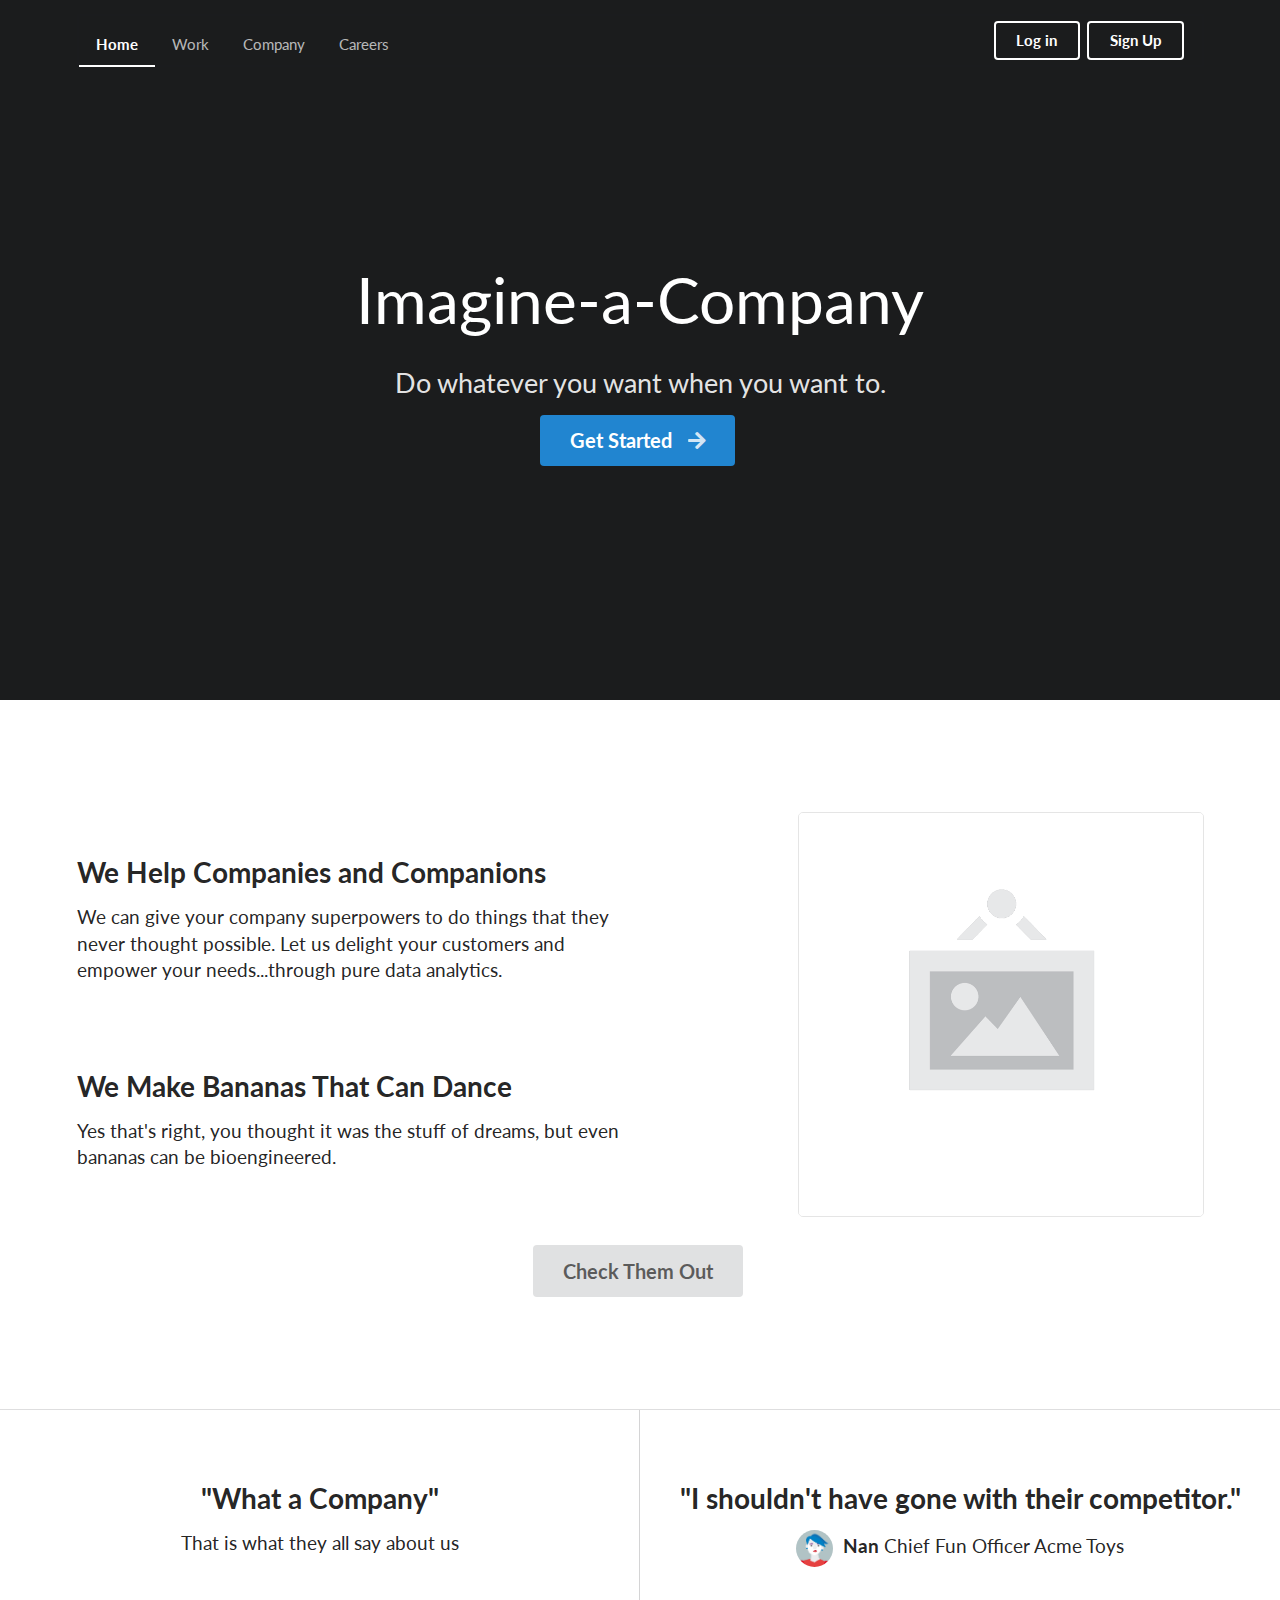
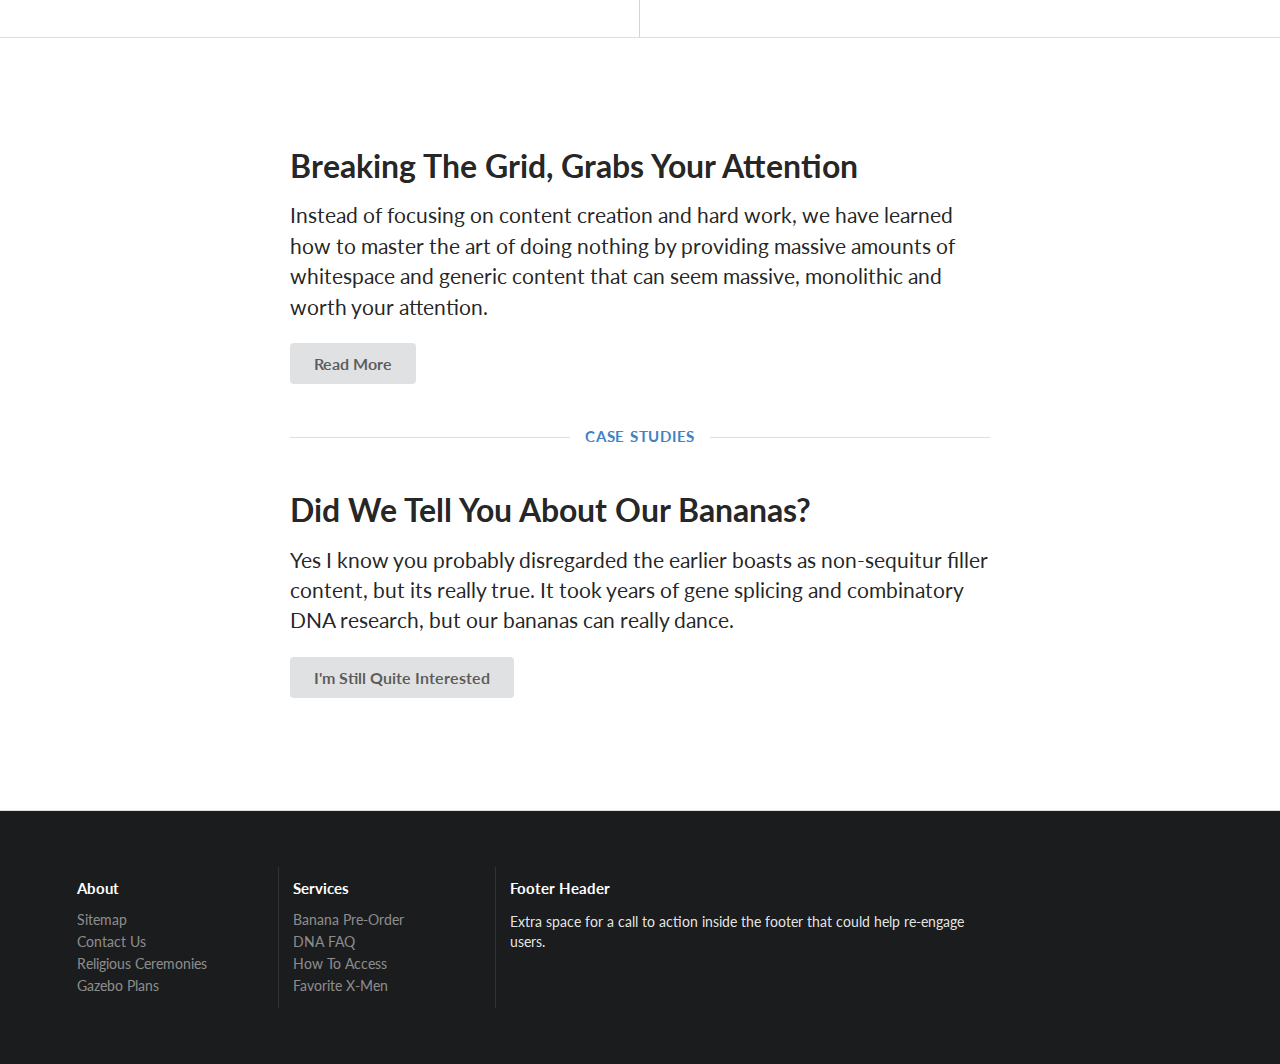
<file: bower_components/semantic/examples/homepage.html>
<!DOCTYPE html>
<html>
<head>
  <!-- Standard Meta -->
  <meta charset="utf-8" />
  <meta http-equiv="X-UA-Compatible" content="IE=edge,chrome=1" />
  <meta name="viewport" content="width=device-width, initial-scale=1.0, maximum-scale=1.0">

  <!-- Site Properties -->
  <title>Homepage - Semantic</title>
  <link rel="stylesheet" type="text/css" href="../dist/components/reset.css">
  <link rel="stylesheet" type="text/css" href="../dist/components/site.css">

  <link rel="stylesheet" type="text/css" href="../dist/components/container.css">
  <link rel="stylesheet" type="text/css" href="../dist/components/grid.css">
  <link rel="stylesheet" type="text/css" href="../dist/components/header.css">
  <link rel="stylesheet" type="text/css" href="../dist/components/image.css">
  <link rel="stylesheet" type="text/css" href="../dist/components/menu.css">

  <link rel="stylesheet" type="text/css" href="../dist/components/divider.css">
  <link rel="stylesheet" type="text/css" href="../dist/components/dropdown.css">
  <link rel="stylesheet" type="text/css" href="../dist/components/segment.css">
  <link rel="stylesheet" type="text/css" href="../dist/components/button.css">
  <link rel="stylesheet" type="text/css" href="../dist/components/list.css">
  <link rel="stylesheet" type="text/css" href="../dist/components/icon.css">
  <link rel="stylesheet" type="text/css" href="../dist/components/sidebar.css">
  <link rel="stylesheet" type="text/css" href="../dist/components/transition.css">

  <style type="text/css">

    .hidden.menu {
      display: none;
    }

    .masthead.segment {
      min-height: 700px;
      padding: 1em 0em;
    }
    .masthead .logo.item img {
      margin-right: 1em;
    }
    .masthead .ui.menu .ui.button {
      margin-left: 0.5em;
    }
    .masthead h1.ui.header {
      margin-top: 3em;
      margin-bottom: 0em;
      font-size: 4em;
      font-weight: normal;
    }
    .masthead h2 {
      font-size: 1.7em;
      font-weight: normal;
    }

    .ui.vertical.stripe {
      padding: 8em 0em;
    }
    .ui.vertical.stripe h3 {
      font-size: 2em;
    }
    .ui.vertical.stripe .button + h3,
    .ui.vertical.stripe p + h3 {
      margin-top: 3em;
    }
    .ui.vertical.stripe .floated.image {
      clear: both;
    }
    .ui.vertical.stripe p {
      font-size: 1.33em;
    }
    .ui.vertical.stripe .horizontal.divider {
      margin: 3em 0em;
    }

    .quote.stripe.segment {
      padding: 0em;
    }
    .quote.stripe.segment .grid .column {
      padding-top: 5em;
      padding-bottom: 5em;
    }

    .footer.segment {
      padding: 5em 0em;
    }

    .secondary.pointing.menu .toc.item {
      display: none;
    }

    @media only screen and (max-width: 700px) {
      .ui.fixed.menu {
        display: none !important;
      }
      .secondary.pointing.menu .item,
      .secondary.pointing.menu .menu {
        display: none;
      }
      .secondary.pointing.menu .toc.item {
        display: block;
      }
      .masthead.segment {
        min-height: 350px;
      }
      .masthead h1.ui.header {
        font-size: 2em;
        margin-top: 1.5em;
      }
      .masthead h2 {
        margin-top: 0.5em;
        font-size: 1.5em;
      }
    }


  </style>

  <script src="assets/library/jquery.min.js"></script>
  <script src="../dist/components/visibility.js"></script>
  <script src="../dist/components/sidebar.js"></script>
  <script src="../dist/components/transition.js"></script>
  <script>
  $(document)
    .ready(function() {

      // fix menu when passed
      $('.masthead')
        .visibility({
          once: false,
          onBottomPassed: function() {
            $('.fixed.menu').transition('fade in');
          },
          onBottomPassedReverse: function() {
            $('.fixed.menu').transition('fade out');
          }
        })
      ;

      // create sidebar and attach to menu open
      $('.ui.sidebar')
        .sidebar('attach events', '.toc.item')
      ;

    })
  ;
  </script>
</head>
<body>

<!-- Following Menu -->
<div class="ui large top fixed hidden menu">
  <div class="ui container">
    <a class="active item">Home</a>
    <a class="item">Work</a>
    <a class="item">Company</a>
    <a class="item">Careers</a>
    <div class="right menu">
      <div class="item">
        <a class="ui button">Log in</a>
      </div>
      <div class="item">
        <a class="ui primary button">Sign Up</a>
      </div>
    </div>
  </div>
</div>

<!-- Sidebar Menu -->
<div class="ui vertical inverted sidebar menu">
  <a class="active item">Home</a>
  <a class="item">Work</a>
  <a class="item">Company</a>
  <a class="item">Careers</a>
  <a class="item">Login</a>
  <a class="item">Signup</a>
</div>


<!-- Page Contents -->
<div class="pusher">
  <div class="ui inverted vertical masthead center aligned segment">

    <div class="ui container">
      <div class="ui large secondary inverted pointing menu">
        <a class="toc item">
          <i class="sidebar icon"></i>
        </a>
        <a class="active item">Home</a>
        <a class="item">Work</a>
        <a class="item">Company</a>
        <a class="item">Careers</a>
        <div class="right item">
          <a class="ui inverted button">Log in</a>
          <a class="ui inverted button">Sign Up</a>
        </div>
      </div>
    </div>

    <div class="ui text container">
      <h1 class="ui inverted header">
        Imagine-a-Company
      </h1>
      <h2>Do whatever you want when you want to.</h2>
      <div class="ui huge primary button">Get Started <i class="right arrow icon"></i></div>
    </div>

  </div>

  <div class="ui vertical stripe segment">
    <div class="ui middle aligned stackable grid container">
      <div class="row">
        <div class="eight wide column">
          <h3 class="ui header">We Help Companies and Companions</h3>
          <p>We can give your company superpowers to do things that they never thought possible. Let us delight your customers and empower your needs...through pure data analytics.</p>
          <h3 class="ui header">We Make Bananas That Can Dance</h3>
          <p>Yes that's right, you thought it was the stuff of dreams, but even bananas can be bioengineered.</p>
        </div>
        <div class="six wide right floated column">
          <img src="assets/images/wireframe/white-image.png" class="ui large bordered rounded image">
        </div>
      </div>
      <div class="row">
        <div class="center aligned column">
          <a class="ui huge button">Check Them Out</a>
        </div>
      </div>
    </div>
  </div>


  <div class="ui vertical stripe quote segment">
    <div class="ui equal width stackable internally celled grid">
      <div class="center aligned row">
        <div class="column">
          <h3>"What a Company"</h3>
          <p>That is what they all say about us</p>
        </div>
        <div class="column">
          <h3>"I shouldn't have gone with their competitor."</h3>
          <p>
            <img src="assets/images/avatar/nan.jpg" class="ui avatar image"> <b>Nan</b> Chief Fun Officer Acme Toys
          </p>
        </div>
      </div>
    </div>
  </div>

  <div class="ui vertical stripe segment">
    <div class="ui text container">
      <h3 class="ui header">Breaking The Grid, Grabs Your Attention</h3>
      <p>Instead of focusing on content creation and hard work, we have learned how to master the art of doing nothing by providing massive amounts of whitespace and generic content that can seem massive, monolithic and worth your attention.</p>
      <a class="ui large button">Read More</a>
      <h4 class="ui horizontal header divider">
        <a href="#">Case Studies</a>
      </h4>
      <h3 class="ui header">Did We Tell You About Our Bananas?</h3>
      <p>Yes I know you probably disregarded the earlier boasts as non-sequitur filler content, but its really true. It took years of gene splicing and combinatory DNA research, but our bananas can really dance.</p>
      <a class="ui large button">I'm Still Quite Interested</a>
    </div>
  </div>


  <div class="ui inverted vertical footer segment">
    <div class="ui container">
      <div class="ui stackable inverted divided equal height stackable grid">
        <div class="three wide column">
          <h4 class="ui inverted header">About</h4>
          <div class="ui inverted link list">
            <a href="#" class="item">Sitemap</a>
            <a href="#" class="item">Contact Us</a>
            <a href="#" class="item">Religious Ceremonies</a>
            <a href="#" class="item">Gazebo Plans</a>
          </div>
        </div>
        <div class="three wide column">
          <h4 class="ui inverted header">Services</h4>
          <div class="ui inverted link list">
            <a href="#" class="item">Banana Pre-Order</a>
            <a href="#" class="item">DNA FAQ</a>
            <a href="#" class="item">How To Access</a>
            <a href="#" class="item">Favorite X-Men</a>
          </div>
        </div>
        <div class="seven wide column">
          <h4 class="ui inverted header">Footer Header</h4>
          <p>Extra space for a call to action inside the footer that could help re-engage users.</p>
        </div>
      </div>
    </div>
  </div>
</div>

</body>

</html>
</file>
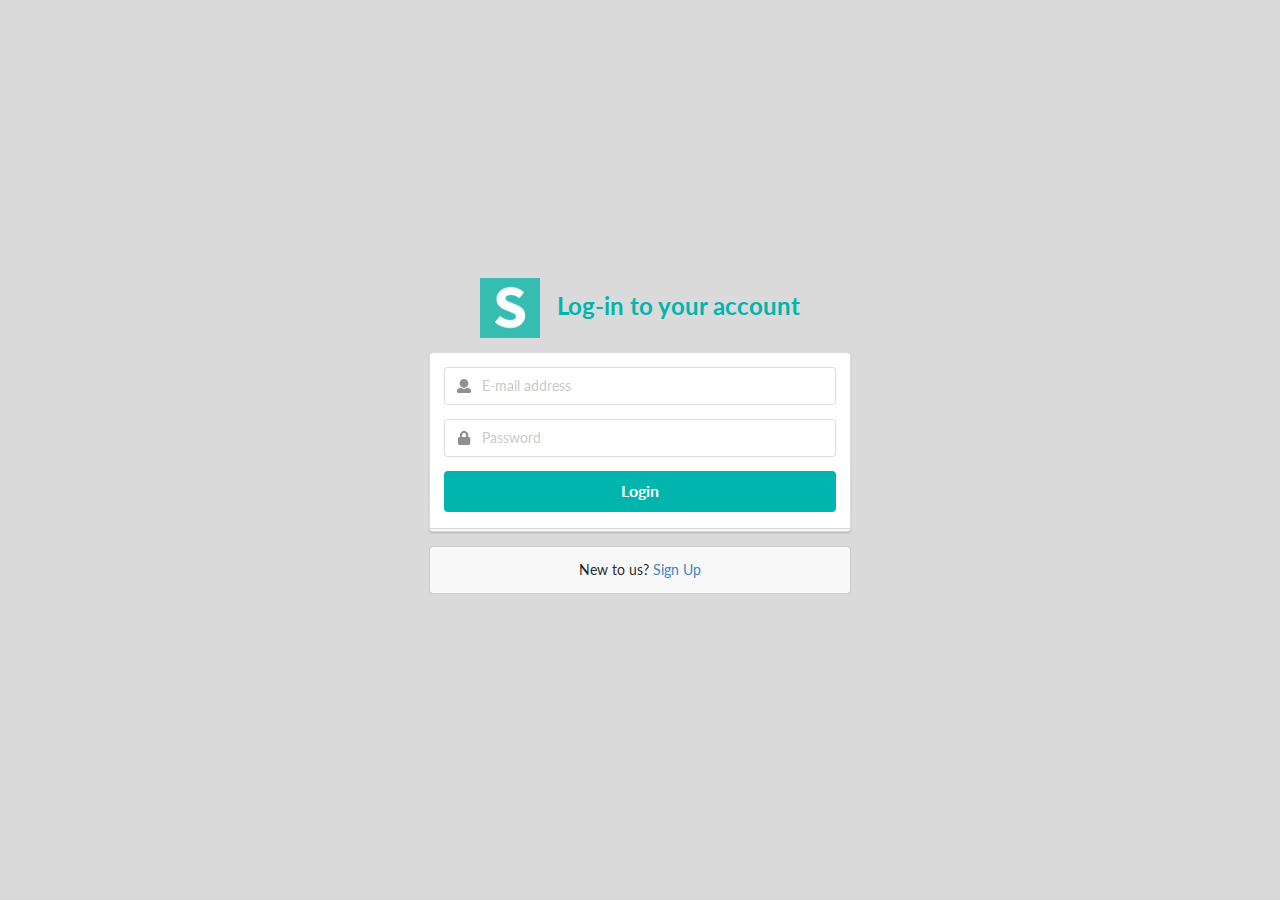
<file: bower_components/semantic/examples/login.html>
<!DOCTYPE html>
<html>
<head>
  <!-- Standard Meta -->
  <meta charset="utf-8" />
  <meta http-equiv="X-UA-Compatible" content="IE=edge,chrome=1" />
  <meta name="viewport" content="width=device-width, initial-scale=1.0, maximum-scale=1.0">

  <!-- Site Properties -->
  <title>Login Example - Semantic</title>
  <link rel="stylesheet" type="text/css" href="../dist/components/reset.css">
  <link rel="stylesheet" type="text/css" href="../dist/components/site.css">

  <link rel="stylesheet" type="text/css" href="../dist/components/container.css">
  <link rel="stylesheet" type="text/css" href="../dist/components/grid.css">
  <link rel="stylesheet" type="text/css" href="../dist/components/header.css">
  <link rel="stylesheet" type="text/css" href="../dist/components/image.css">
  <link rel="stylesheet" type="text/css" href="../dist/components/menu.css">

  <link rel="stylesheet" type="text/css" href="../dist/components/divider.css">
  <link rel="stylesheet" type="text/css" href="../dist/components/segment.css">
  <link rel="stylesheet" type="text/css" href="../dist/components/form.css">
  <link rel="stylesheet" type="text/css" href="../dist/components/input.css">
  <link rel="stylesheet" type="text/css" href="../dist/components/button.css">
  <link rel="stylesheet" type="text/css" href="../dist/components/list.css">
  <link rel="stylesheet" type="text/css" href="../dist/components/message.css">
  <link rel="stylesheet" type="text/css" href="../dist/components/icon.css">

  <script src="assets/library/jquery.min.js"></script>
  <script src="../dist/components/form.js"></script>
  <script src="../dist/components/transition.js"></script>

  <style type="text/css">
    body {
      background-color: #DADADA;
    }
    body > .grid {
      height: 100%;
    }
    .image {
      margin-top: -100px;
    }
    .column {
      max-width: 450px;
    }
  </style>
  <script>
  $(document)
    .ready(function() {
      $('.ui.form')
        .form({
          fields: {
            email: {
              identifier  : 'email',
              rules: [
                {
                  type   : 'empty',
                  prompt : 'Please enter your e-mail'
                },
                {
                  type   : 'email',
                  prompt : 'Please enter a valid e-mail'
                }
              ]
            },
            password: {
              identifier  : 'password',
              rules: [
                {
                  type   : 'empty',
                  prompt : 'Please enter your password'
                },
                {
                  type   : 'length[6]',
                  prompt : 'Your password must be at least 6 characters'
                }
              ]
            }
          }
        })
      ;
    })
  ;
  </script>
</head>
<body>

<div class="ui middle aligned center aligned grid">
  <div class="column">
    <h2 class="ui teal image header">
      <img src="assets/images/logo.png" class="image">
      <div class="content">
        Log-in to your account
      </div>
    </h2>
    <form class="ui large form">
      <div class="ui stacked segment">
        <div class="field">
          <div class="ui left icon input">
            <i class="user icon"></i>
            <input type="text" name="email" placeholder="E-mail address">
          </div>
        </div>
        <div class="field">
          <div class="ui left icon input">
            <i class="lock icon"></i>
            <input type="password" name="password" placeholder="Password">
          </div>
        </div>
        <div class="ui fluid large teal submit button">Login</div>
      </div>

      <div class="ui error message"></div>

    </form>

    <div class="ui message">
      New to us? <a href="#">Sign Up</a>
    </div>
  </div>
</div>

</body>

</html>
</file>
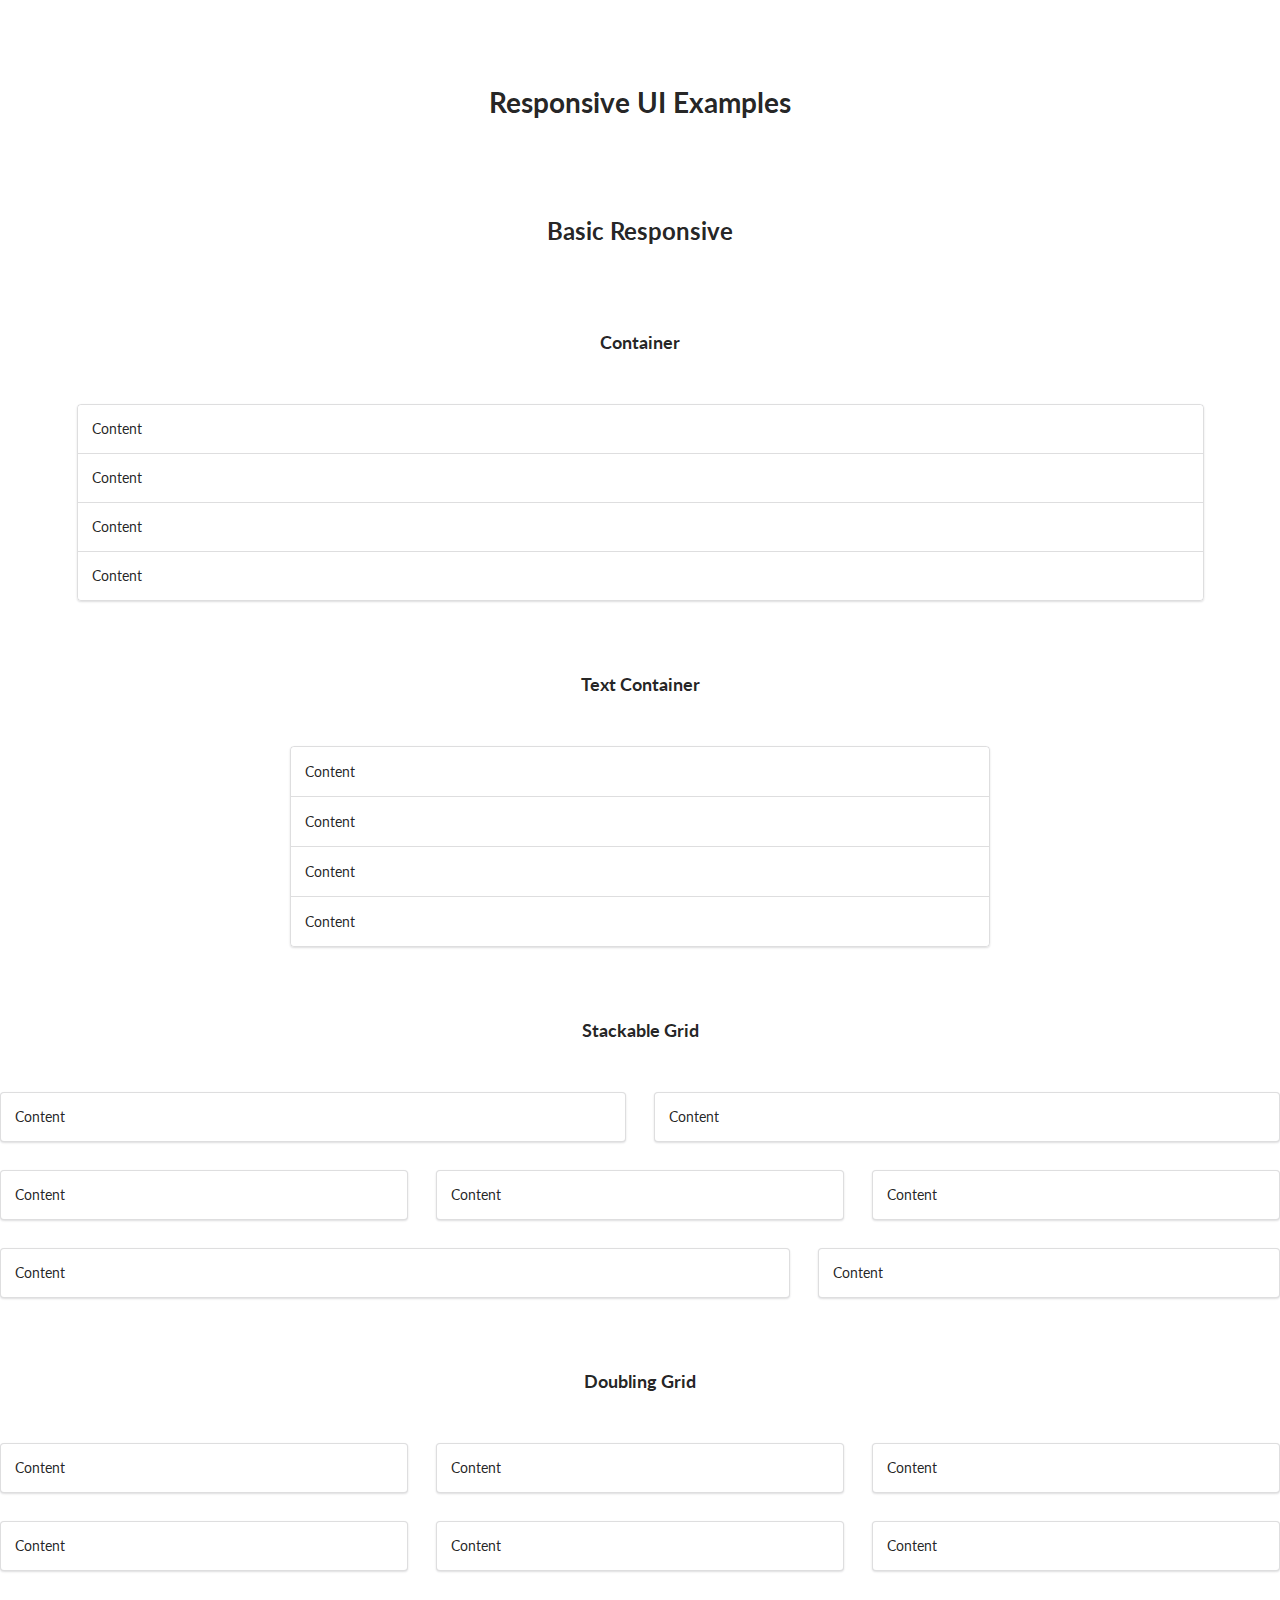
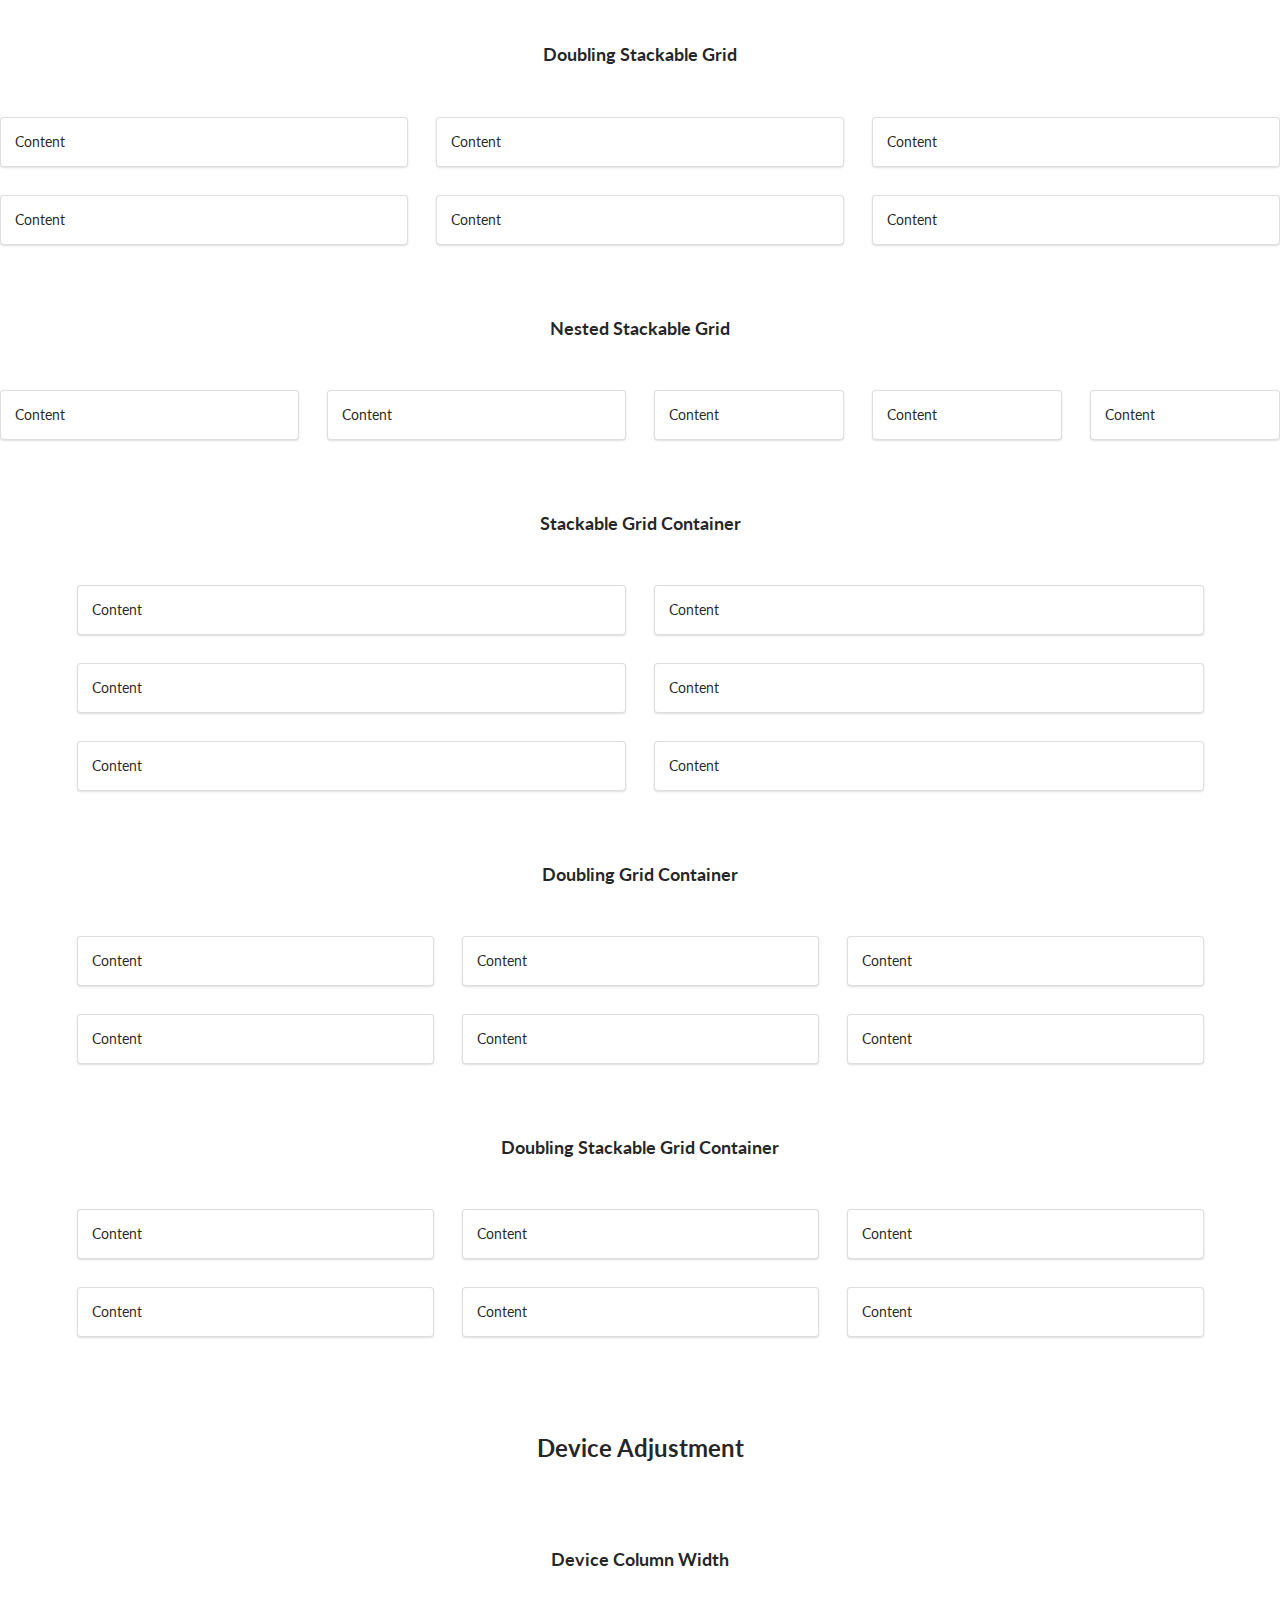
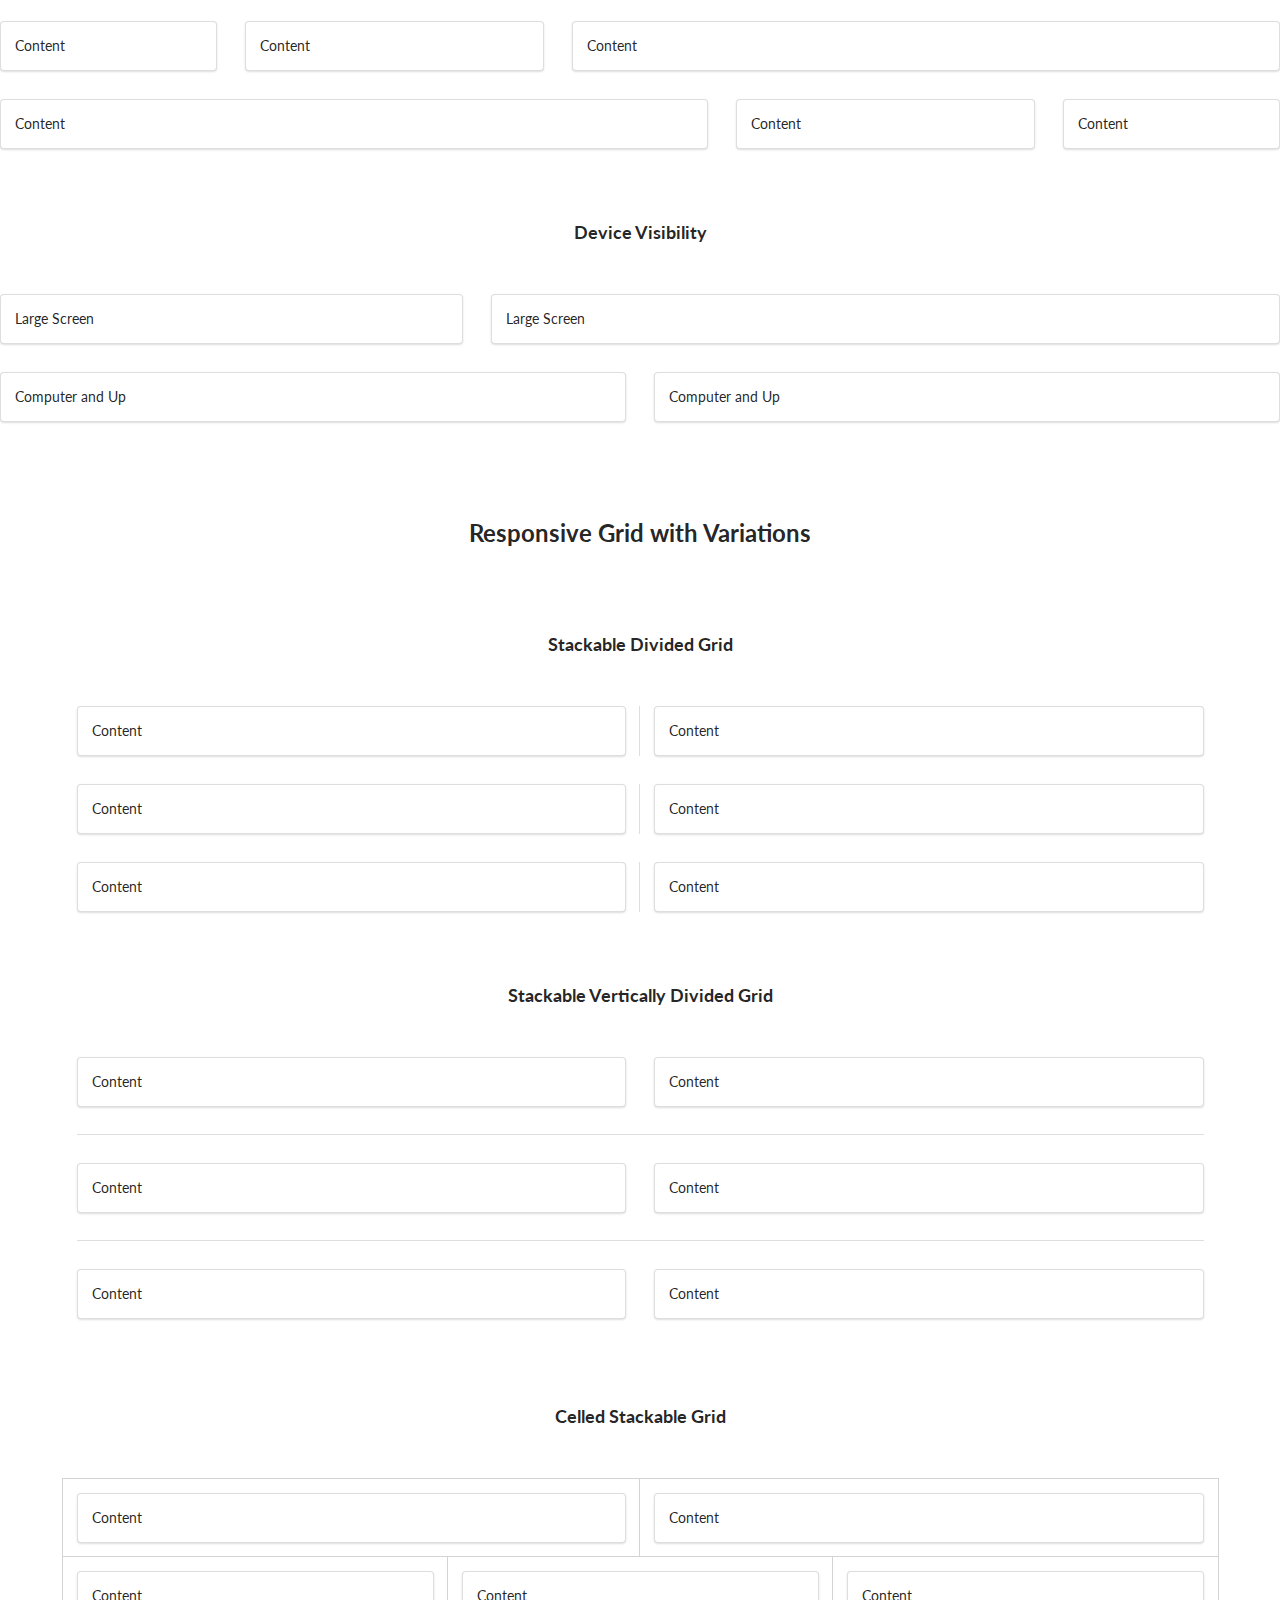
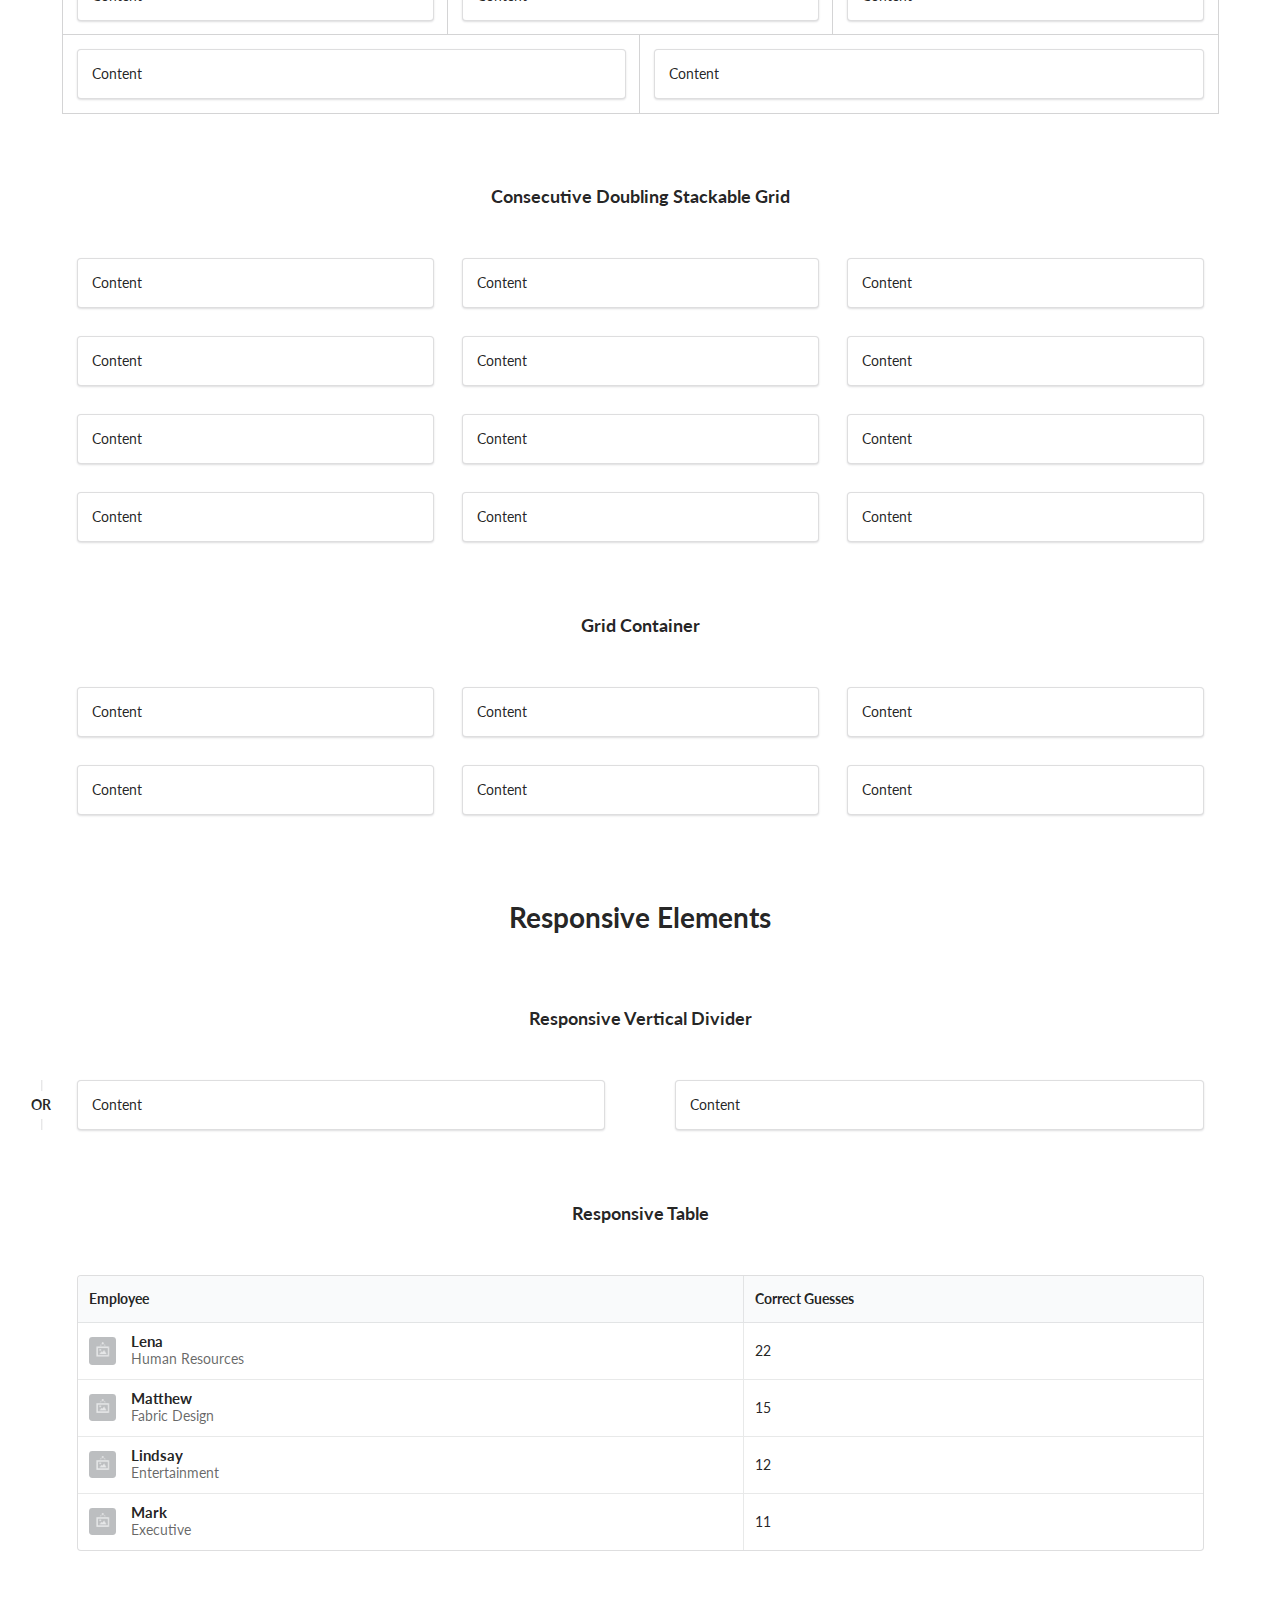
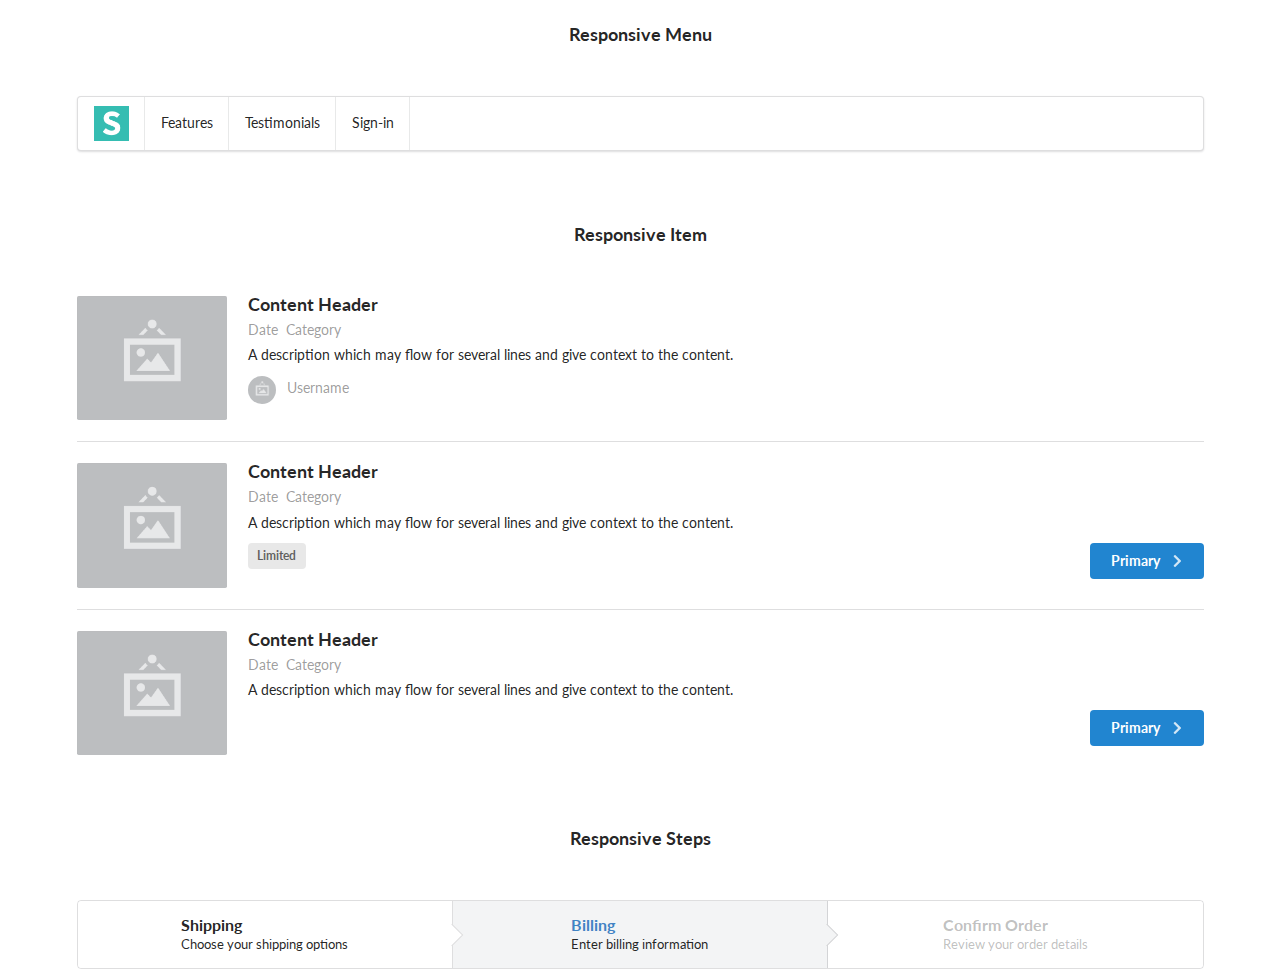
<file: bower_components/semantic/examples/responsive.html>
<!DOCTYPE html>
<html>
<head>
  <!-- Standard Meta -->
  <meta charset="utf-8" />
  <meta http-equiv="X-UA-Compatible" content="IE=edge,chrome=1" />
  <meta name="viewport" content="width=device-width, initial-scale=1.0, maximum-scale=1.0">

  <!-- Site Properties -->
  <title>Responsive Elements - Semantic</title>
  <link rel="stylesheet" type="text/css" href="../dist/semantic.css">

  <script src="assets/library/jquery.min.js"></script>
  <script src="../dist/semantic.js"></script>

</head>
<body>

<h1 class="ui center aligned header">Responsive UI Examples</h1>


<h2 class="ui center aligned header">Basic Responsive</h2>


<h3 class="ui center aligned header">Container</h3>
<div class="ui container">
  <div class="ui segments">
    <div class="ui segment">Content</div>
    <div class="ui segment">Content</div>
    <div class="ui segment">Content</div>
    <div class="ui segment">Content</div>
  </div>
</div>
<h3 class="ui center aligned header">Text Container</h3>
<div class="ui text container">
  <div class="ui segments">
    <div class="ui segment">Content</div>
    <div class="ui segment">Content</div>
    <div class="ui segment">Content</div>
    <div class="ui segment">Content</div>
  </div>
</div>

<h3 class="ui center aligned header">Stackable Grid</h3>
<div class="ui two column stackable grid">
  <div class="column">
    <div class="ui segment">Content</div>
  </div>
  <div class="column">
    <div class="ui segment">Content</div>
  </div>
  <div class="three column row">
    <div class="column">
      <div class="ui segment">Content</div>
    </div>
    <div class="column">
      <div class="ui segment">Content</div>
    </div>
    <div class="column">
      <div class="ui segment">Content</div>
    </div>
  </div>
  <div class="ten wide column">
    <div class="ui segment">Content</div>
  </div>
  <div class="six wide column">
    <div class="ui segment">Content</div>
  </div>
</div>


<h3 class="ui center aligned header">Doubling Grid</h3>
<div class="ui three column doubling grid">
  <div class="column">
    <div class="ui segment">Content</div>
  </div>
  <div class="column">
    <div class="ui segment">Content</div>
  </div>
  <div class="column">
    <div class="ui segment">Content</div>
  </div>
  <div class="column">
    <div class="ui segment">Content</div>
  </div>
  <div class="column">
    <div class="ui segment">Content</div>
  </div>
  <div class="column">
    <div class="ui segment">Content</div>
  </div>
</div>

<h3 class="ui center aligned header">Doubling Stackable Grid</h3>
<div class="ui three column doubling stackable grid">
  <div class="column">
    <div class="ui segment">Content</div>
  </div>
  <div class="column">
    <div class="ui segment">Content</div>
  </div>
  <div class="column">
    <div class="ui segment">Content</div>
  </div>
  <div class="column">
    <div class="ui segment">Content</div>
  </div>
  <div class="column">
    <div class="ui segment">Content</div>
  </div>
  <div class="column">
    <div class="ui segment">Content</div>
  </div>
</div>

<h3 class="ui center aligned header">Nested Stackable Grid</h3>
<div class="ui two column grid">
  <div class="column">
    <div class="ui stackable doubling two column grid">
      <div class="column">
        <div class="ui segment">Content</div>
      </div>
      <div class="column">
        <div class="ui segment">Content</div>
      </div>
    </div>
  </div>
  <div class="column">
    <div class="ui stackable doubling three column grid">
      <div class="column">
        <div class="ui segment">Content</div>
      </div>
      <div class="column">
        <div class="ui segment">Content</div>
      </div>
      <div class="column">
        <div class="ui segment">Content</div>
      </div>
    </div>
  </div>
</div>


<h3 class="ui center aligned header">Stackable Grid Container</h3>
<div class="ui two column stackable grid container">
  <div class="column">
    <div class="ui segment">Content</div>
  </div>
  <div class="column">
    <div class="ui segment">Content</div>
  </div>
  <div class="column">
    <div class="ui segment">Content</div>
  </div>
  <div class="column">
    <div class="ui segment">Content</div>
  </div>
  <div class="column">
    <div class="ui segment">Content</div>
  </div>
  <div class="column">
    <div class="ui segment">Content</div>
  </div>
</div>


<h3 class="ui center aligned header">Doubling Grid Container</h3>
<div class="ui three column doubling grid container">
  <div class="column">
    <div class="ui segment">Content</div>
  </div>
  <div class="column">
    <div class="ui segment">Content</div>
  </div>
  <div class="column">
    <div class="ui segment">Content</div>
  </div>
  <div class="column">
    <div class="ui segment">Content</div>
  </div>
  <div class="column">
    <div class="ui segment">Content</div>
  </div>
  <div class="column">
    <div class="ui segment">Content</div>
  </div>
</div>

<h3 class="ui center aligned header">Doubling Stackable Grid Container</h3>
<div class="ui three column doubling stackable grid container">
  <div class="column">
    <div class="ui segment">Content</div>
  </div>
  <div class="column">
    <div class="ui segment">Content</div>
  </div>
  <div class="column">
    <div class="ui segment">Content</div>
  </div>
  <div class="column">
    <div class="ui segment">Content</div>
  </div>
  <div class="column">
    <div class="ui segment">Content</div>
  </div>
  <div class="column">
    <div class="ui segment">Content</div>
  </div>
</div>

<h2 class="ui center aligned header">Device Adjustment</h2>

<h3 class="ui center aligned header">Device Column Width</h3>
<div class="ui grid">
  <div class="three wide computer nine wide tablet six wide mobile column">
    <div class="ui segment">Content</div>
  </div>
  <div class="four wide column">
    <div class="ui segment">Content</div>
  </div>
  <div class="nine wide computer three wide tablet six wide mobile column">
    <div class="ui segment">Content</div>
  </div>
  <div class="nine wide computer three wide tablet six wide mobile column">
    <div class="ui segment">Content</div>
  </div>
  <div class="four wide column">
    <div class="ui segment">Content</div>
  </div>
  <div class="three wide computer nine wide tablet six wide mobile column">
    <div class="ui segment">Content</div>
  </div>
</div>

<h3 class="ui center aligned header">Device Visibility</h3>
<div class="ui four column grid">
  <div class="widescreen only ten wide column">
    <div class="ui segment">Widescreen</div>
  </div>
  <div class="widescreen only six wide column">
    <div class="ui segment">Widescreen</div>
  </div>
  <div class="large screen only six wide column">
    <div class="ui segment">Large Screen</div>
  </div>
  <div class="large screen only ten wide column">
    <div class="ui segment">Large Screen</div>
  </div>
  <div class="tablet only mobile only eight wide column">
    <div class="ui segment">Tablet and Mobile</div>
  </div>
  <div class="tablet only mobile only eight wide column">
    <div class="ui segment">Tablet and Mobile</div>
  </div>
  <div class="mobile only sixteen wide column">
    <div class="ui segment">Mobile</div>
  </div>
  <div class="computer only two column row">
    <div class="column">
      <div class="ui segment">Computer and Up</div>
    </div>
    <div class="column">
      <div class="ui segment">Computer and Up</div>
    </div>
  </div>
  <div class="tablet only column">
    <div class="ui segment">Tablet Only Content</div>
  </div>
  <div class="tablet only column">
    <div class="ui segment">Tablet Only Content</div>
  </div>
  <div class="tablet only column">
    <div class="ui segment">Tablet Only Content</div>
  </div>
  <div class="tablet only column">
    <div class="ui segment">Tablet Only Content</div>
  </div>
</div>


<h2 class="ui center aligned header">Responsive Grid with Variations</h2>

<h3 class="ui center aligned header">Stackable Divided Grid</h3>
<div class="ui stackable two column divided grid container">
  <div class="row">
    <div class="column">
      <div class="ui segment">Content</div>
    </div>
    <div class="column">
      <div class="ui segment">Content</div>
    </div>
  </div>
  <div class="row">
    <div class="column">
      <div class="ui segment">Content</div>
    </div>
    <div class="column">
      <div class="ui segment">Content</div>
    </div>
  </div>
  <div class="row">
    <div class="column">
      <div class="ui segment">Content</div>
    </div>
    <div class="column">
      <div class="ui segment">Content</div>
    </div>
  </div>
</div>

<h3 class="ui center aligned header">Stackable Vertically Divided Grid</h3>
<div class="ui stackable two column vertically divided grid container">
  <div class="row">
    <div class="column">
      <div class="ui segment">Content</div>
    </div>
    <div class="column">
      <div class="ui segment">Content</div>
    </div>
  </div>
  <div class="row">
    <div class="column">
      <div class="ui segment">Content</div>
    </div>
    <div class="column">
      <div class="ui segment">Content</div>
    </div>
  </div>
  <div class="row">
    <div class="column">
      <div class="ui segment">Content</div>
    </div>
    <div class="column">
      <div class="ui segment">Content</div>
    </div>
  </div>
</div>

<h3 class="ui center aligned header">Celled Stackable Grid</h3>
<div class="ui stackable celled grid container">
  <div class="two column row">
    <div class="column">
      <div class="ui segment">Content</div>
    </div>
    <div class="column">
      <div class="ui segment">Content</div>
    </div>
  </div>
  <div class="three column row">
    <div class="column">
      <div class="ui segment">Content</div>
    </div>
    <div class="column">
      <div class="ui segment">Content</div>
    </div>
    <div class="column">
      <div class="ui segment">Content</div>
    </div>
  </div>
  <div class="two column row">
    <div class="column">
      <div class="ui segment">Content</div>
    </div>
    <div class="column">
      <div class="ui segment">Content</div>
    </div>
  </div>
</div>
<h3 class="ui center aligned header">Consecutive Doubling Stackable Grid</h3>
<div class="doubling stackable three column ui grid container">
  <div class="column">
    <div class="ui segment">Content</div>
  </div>
  <div class="column">
    <div class="ui segment">Content</div>
  </div>
  <div class="column">
    <div class="ui segment">Content</div>
  </div>
  <div class="column">
    <div class="ui segment">Content</div>
  </div>
  <div class="column">
    <div class="ui segment">Content</div>
  </div>
  <div class="column">
    <div class="ui segment">Content</div>
  </div>
</div>
<div class="doubling stackable three column ui grid container">
  <div class="column">
    <div class="ui segment">Content</div>
  </div>
  <div class="column">
    <div class="ui segment">Content</div>
  </div>
  <div class="column">
    <div class="ui segment">Content</div>
  </div>
  <div class="column">
    <div class="ui segment">Content</div>
  </div>
  <div class="column">
    <div class="ui segment">Content</div>
  </div>
  <div class="column">
    <div class="ui segment">Content</div>
  </div>
</div>

<h3 class="ui center aligned header">Grid Container</h3>
<div class="ui three column grid container">
  <div class="column">
    <div class="ui segment">Content</div>
  </div>
  <div class="column">
    <div class="ui segment">Content</div>
  </div>
  <div class="column">
    <div class="ui segment">Content</div>
  </div>
  <div class="column">
    <div class="ui segment">Content</div>
  </div>
  <div class="column">
    <div class="ui segment">Content</div>
  </div>
  <div class="column">
    <div class="ui segment">Content</div>
  </div>
</div>

<h1 class="ui center aligned header">Responsive Elements</h1>


<h3 class="ui center aligned header">Responsive Vertical Divider</h3>

  <div class="ui stackable two column very relaxed grid container" style="position:relative;">
    <div class="column">
      <div class="ui segment">Content</div>
    </div>
    <div class="ui vertical divider">
      Or
    </div>
    <div class="column">
      <div class="ui segment">Content</div>
    </div>
  </div>


<h3 class="ui center aligned header">Responsive Table</h3>

<div class="ui container">
  <table class="ui celled table">
    <thead>
      <th>Employee</th>
      <th>Correct Guesses</th>
    </thead>
    <tbody>
      <tr>
        <td>
          <h4 class="ui image header">
            <img src="assets/images/wireframe/square-image.png" class="ui mini rounded image">
            <div class="content">
              Lena
              <div class="sub header">Human Resources
            </div>
          </h4>
        </td>
        <td>
          22
        </td>
      </tr>
      <tr>
        <td>
          <h4 class="ui image header">
            <img src="assets/images/wireframe/square-image.png" class="ui mini rounded image">
            <div class="content">
              Matthew
              <div class="sub header">Fabric Design
            </div>
          </h4>
        </td>
        <td>
          15
        </td>
      </tr>
      <tr>
        <td>
          <h4 class="ui image header">
            <img src="assets/images/wireframe/square-image.png" class="ui mini rounded image">
            <div class="content">
              Lindsay
              <div class="sub header">Entertainment
            </div>
          </h4>
        </td>
        <td>
          12
        </td>
      </tr>
      <tr>
        <td>
          <h4 class="ui image header">
            <img src="assets/images/wireframe/square-image.png" class="ui mini rounded image">
            <div class="content">
              Mark
              <div class="sub header">Executive
            </div>
          </h4>
        </td>
        <td>
          11
        </td>
      </tr>
    </tbody>
  </table>
</div>

<h3 class="ui center aligned header">Responsive Menu</h3>

<div class="ui stackable container menu">
  <div class="item">
    <img src="assets/images/logo.png">
  </div>
  <a class="item">Features</a>
  <a class="item">Testimonials</a>
  <a class="item">Sign-in</a>
</div>

<h3 class="ui center aligned header">Responsive Item</h3>

<div class="ui container">
  <div class="ui relaxed divided items">
    <div class="item">
      <div class="ui small image">
        <img src="assets/images/wireframe/image.png">
      </div>
      <div class="content">
        <a class="header">Content Header</a>
        <div class="meta">
          <a>Date</a>
          <a>Category</a>
        </div>
        <div class="description">
          A description which may flow for several lines and give context to the content.
        </div>
        <div class="extra">
          <img src="assets/images/wireframe/square-image.png" class="ui circular avatar image"> Username
        </div>
      </div>
    </div>
    <div class="item">
      <div class="ui small image">
        <img src="assets/images/wireframe/image.png">
      </div>
      <div class="content">
        <a class="header">Content Header</a>
        <div class="meta">
          <a>Date</a>
          <a>Category</a>
        </div>
        <div class="description">
          A description which may flow for several lines and give context to the content.
        </div>
        <div class="extra">
          <div class="ui right floated primary button">
            Primary
            <i class="right chevron icon"></i>
          </div>
          <div class="ui label">Limited</div>
        </div>
      </div>
    </div>
    <div class="item">
      <div class="ui small image">
        <img src="assets/images/wireframe/image.png">
      </div>
      <div class="content">
        <a class="header">Content Header</a>
        <div class="meta">
          <a>Date</a>
          <a>Category</a>
        </div>
        <div class="description">
          A description which may flow for several lines and give context to the content.
        </div>
        <div class="extra">
          <div class="ui right floated primary button">
            Primary
            <i class="right chevron icon"></i>
          </div>
        </div>
      </div>
    </div>
  </div>
</div>

<h3 class="ui center aligned header">Responsive Steps</h3>

<div class="ui last container">
  <div class="ui three steps">
    <div class="step">
      <div class="content">
        <div class="title">Shipping</div>
        <div class="description">Choose your shipping options</div>
      </div>
    </div>
    <div class="active step">
      <div class="content">
        <div class="title">Billing</div>
        <div class="description">Enter billing information</div>
      </div>
    </div>
    <div class="disabled step">
      <div class="content">
        <div class="title">Confirm Order</div>
        <div class="description">Review your order details</div>
      </div>
    </div>
  </div>
</div>


<!-- Content JS HERE !-->
<style>
  .last.container {
    margin-bottom: 300px !important;
  }
  h1.ui.center.header {
    margin-top: 3em;
  }
  h2.ui.center.header {
    margin: 4em 0em 2em;
  }
  h3.ui.center.header {
    margin-top: 2em;
    padding: 2em 0em;
  }
</style>

<script type="text/javascript">
$(document).ready(function() {

  var
    $headers     = $('body > h3'),
    $header      = $headers.first(),
    ignoreScroll = false,
    timer
  ;

  // Preserve example in viewport when resizing browser
  $(window)
    .on('resize', function() {
      // ignore callbacks from scroll change
      clearTimeout(timer);
      $headers.visibility('disable callbacks');

      // preserve position
      $(document).scrollTop( $header.offset().top );

      // allow callbacks in 500ms
      timer = setTimeout(function() {
        $headers.visibility('enable callbacks');
      }, 500);
    })
  ;
  $headers
    .visibility({
      // fire once each time passed
      once: false,

      // don't refresh position on resize
      checkOnRefresh: true,

      // lock to this element on resize
      onTopPassed: function() {
        $header = $(this);
      },
      onTopPassedReverse: function() {
        $header = $(this);
      }
    })
  ;
});
</script>

</body>
</html>
</file>
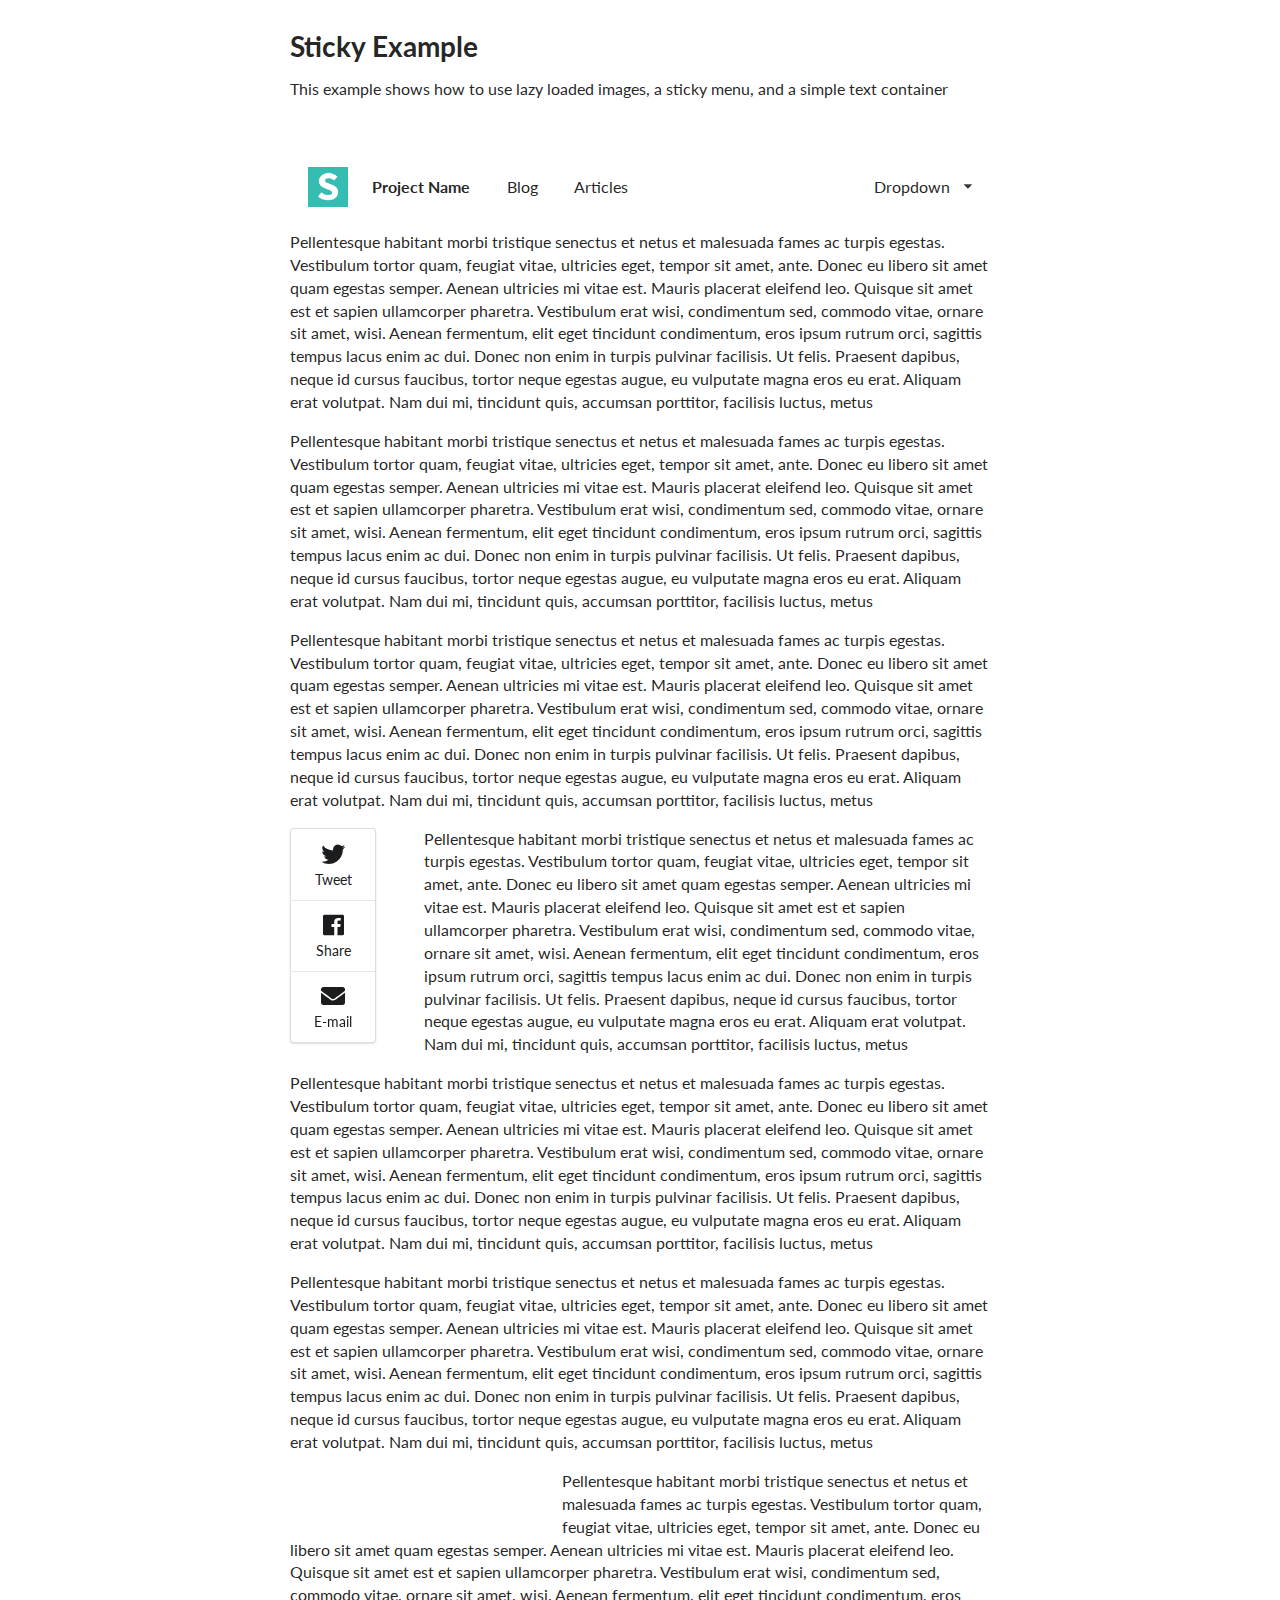
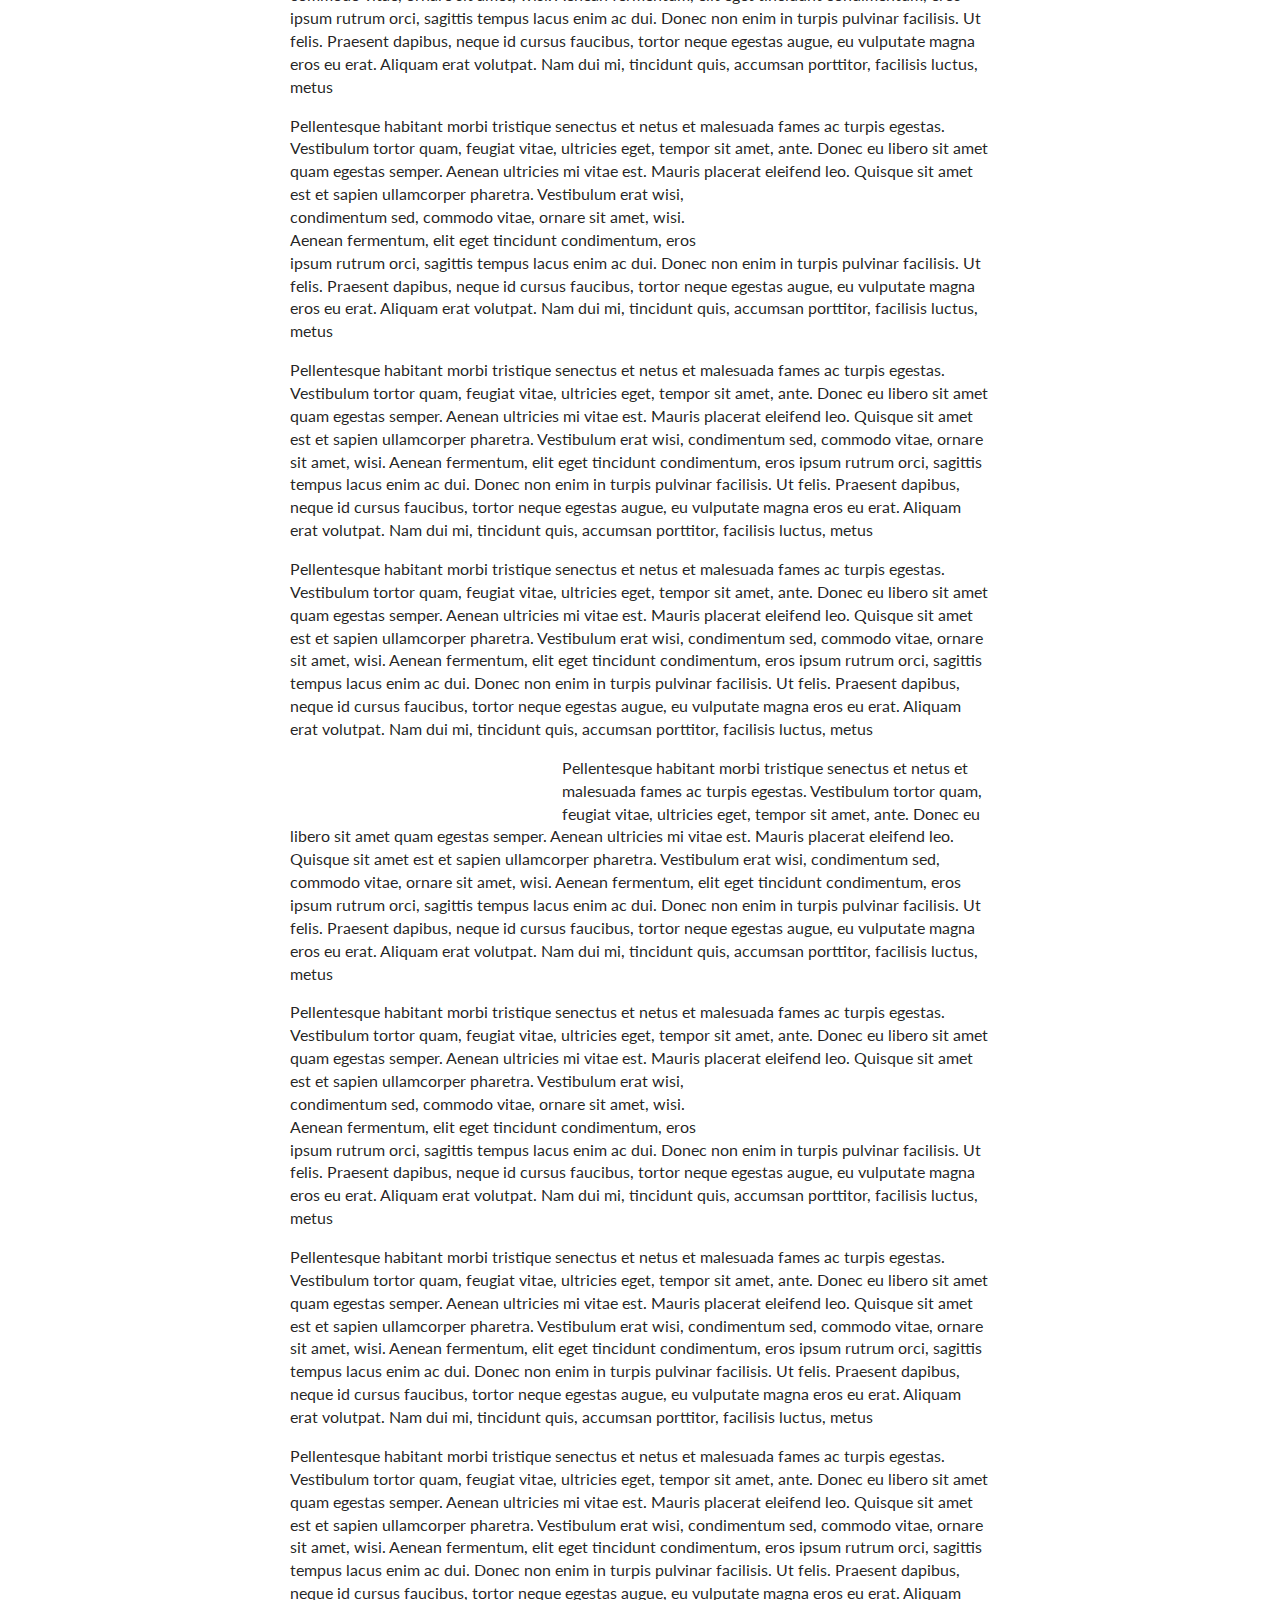
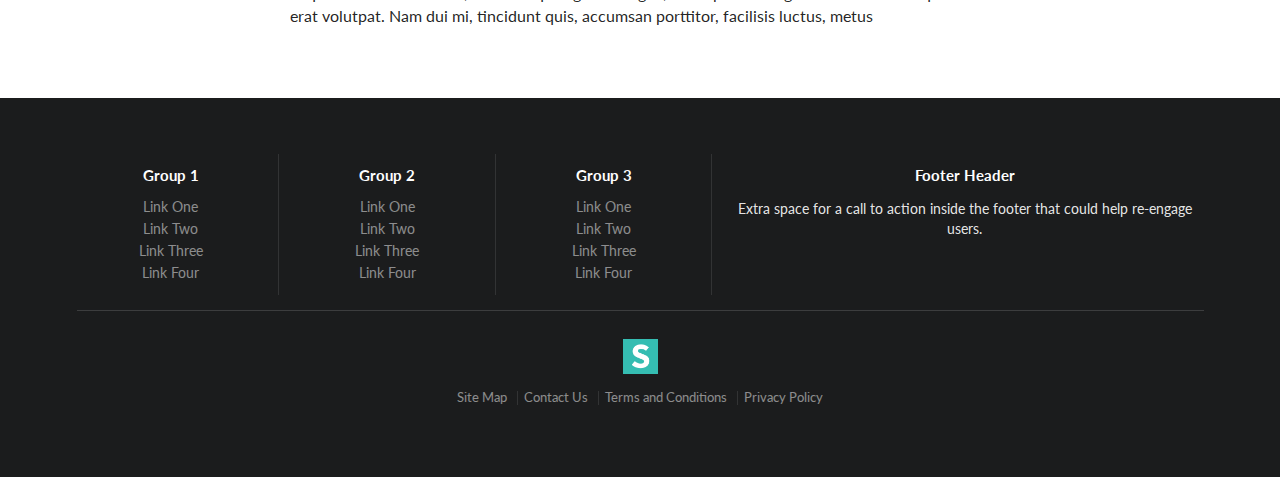
<file: bower_components/semantic/examples/sticky.html>
<!DOCTYPE html>
<html>
<head>
  <!-- Standard Meta -->
  <meta charset="utf-8" />
  <meta http-equiv="X-UA-Compatible" content="IE=edge,chrome=1" />
  <meta name="viewport" content="width=device-width, initial-scale=1.0, maximum-scale=1.0">

  <!-- Site Properties -->
  <title>Sticky Example - Semantic</title>

  <link rel="stylesheet" type="text/css" href="../dist/components/reset.css">
  <link rel="stylesheet" type="text/css" href="../dist/components/site.css">

  <link rel="stylesheet" type="text/css" href="../dist/components/container.css">
  <link rel="stylesheet" type="text/css" href="../dist/components/grid.css">
  <link rel="stylesheet" type="text/css" href="../dist/components/header.css">
  <link rel="stylesheet" type="text/css" href="../dist/components/image.css">
  <link rel="stylesheet" type="text/css" href="../dist/components/menu.css">

  <link rel="stylesheet" type="text/css" href="../dist/components/divider.css">
  <link rel="stylesheet" type="text/css" href="../dist/components/list.css">
  <link rel="stylesheet" type="text/css" href="../dist/components/segment.css">
  <link rel="stylesheet" type="text/css" href="../dist/components/dropdown.css">
  <link rel="stylesheet" type="text/css" href="../dist/components/icon.css">
  <link rel="stylesheet" type="text/css" href="../dist/components/transition.css">

  <script src="assets/library/jquery.min.js"></script>
  <script src="../dist/components/transition.js"></script>
  <script src="../dist/components/dropdown.js"></script>
  <script src="../dist/components/visibility.js"></script>
  <script>
  $(document)
    .ready(function() {

      // fix main menu to page on passing
      $('.main.menu').visibility({
        type: 'fixed'
      });
      $('.overlay').visibility({
        type: 'fixed',
        offset: 80
      });

      // lazy load images
      $('.image').visibility({
        type: 'image',
        transition: 'vertical flip in',
        duration: 500
      });

      // show dropdown on hover
      $('.main.menu  .ui.dropdown').dropdown({
        on: 'hover'
      });
    })
  ;
  </script>

  <style type="text/css">

  body {
    background-color: #FFFFFF;
  }
  .main.container {
    margin-top: 2em;
  }

  .main.menu {
    margin-top: 4em;
    border-radius: 0;
    border: none;
    box-shadow: none;
    transition:
      box-shadow 0.5s ease,
      padding 0.5s ease
    ;
  }
  .main.menu .item img.logo {
    margin-right: 1.5em;
  }

  .overlay {
    float: left;
    margin: 0em 3em 1em 0em;
  }
  .overlay .menu {
    position: relative;
    left: 0;
    transition: left 0.5s ease;
  }

  .main.menu.fixed {
    background-color: #FFFFFF;
    border: 1px solid #DDD;
    box-shadow: 0px 3px 5px rgba(0, 0, 0, 0.2);
  }
  .overlay.fixed .menu {
    left: 800px;
  }

  .text.container .left.floated.image {
    margin: 2em 2em 2em -4em;
  }
  .text.container .right.floated.image {
    margin: 2em -4em 2em 2em;
  }

  .ui.footer.segment {
    margin: 5em 0em 0em;
    padding: 5em 0em;
  }
  </style>

</head>
<body>

  <div class="ui main text container">
    <h1 class="ui header">Sticky Example</h1>
    <p>This example shows how to use lazy loaded images, a sticky menu, and a simple text container</p>
  </div>


  <div class="ui borderless main menu">
    <div class="ui text container">
      <div class="header item">
        <img class="logo" src="assets/images/logo.png">
        Project Name
      </div>
      <a href="#" class="item">Blog</a>
      <a href="#" class="item">Articles</a>
      <a href="#" class="ui right floated dropdown item">
        Dropdown <i class="dropdown icon"></i>
        <div class="menu">
          <div class="item">Link Item</div>
          <div class="item">Link Item</div>
          <div class="divider"></div>
          <div class="header">Header Item</div>
          <div class="item">
            <i class="dropdown icon"></i>
            Sub Menu
            <div class="menu">
              <div class="item">Link Item</div>
              <div class="item">Link Item</div>
            </div>
          </div>
          <div class="item">Link Item</div>
        </div>
      </a>
    </div>
  </div>

  <div class="ui text container">
    <p>Pellentesque habitant morbi tristique senectus et netus et malesuada fames ac turpis egestas. Vestibulum tortor quam, feugiat vitae, ultricies eget, tempor sit amet, ante. Donec eu libero sit amet quam egestas semper. Aenean ultricies mi vitae est. Mauris placerat eleifend leo. Quisque sit amet est et sapien ullamcorper pharetra. Vestibulum erat wisi, condimentum sed, commodo vitae, ornare sit amet, wisi. Aenean fermentum, elit eget tincidunt condimentum, eros ipsum rutrum orci, sagittis tempus lacus enim ac dui. Donec non enim in turpis pulvinar facilisis. Ut felis. Praesent dapibus, neque id cursus faucibus, tortor neque egestas augue, eu vulputate magna eros eu erat. Aliquam erat volutpat. Nam dui mi, tincidunt quis, accumsan porttitor, facilisis luctus, metus</p>
    <p>Pellentesque habitant morbi tristique senectus et netus et malesuada fames ac turpis egestas. Vestibulum tortor quam, feugiat vitae, ultricies eget, tempor sit amet, ante. Donec eu libero sit amet quam egestas semper. Aenean ultricies mi vitae est. Mauris placerat eleifend leo. Quisque sit amet est et sapien ullamcorper pharetra. Vestibulum erat wisi, condimentum sed, commodo vitae, ornare sit amet, wisi. Aenean fermentum, elit eget tincidunt condimentum, eros ipsum rutrum orci, sagittis tempus lacus enim ac dui. Donec non enim in turpis pulvinar facilisis. Ut felis. Praesent dapibus, neque id cursus faucibus, tortor neque egestas augue, eu vulputate magna eros eu erat. Aliquam erat volutpat. Nam dui mi, tincidunt quis, accumsan porttitor, facilisis luctus, metus</p>
    <p>Pellentesque habitant morbi tristique senectus et netus et malesuada fames ac turpis egestas. Vestibulum tortor quam, feugiat vitae, ultricies eget, tempor sit amet, ante. Donec eu libero sit amet quam egestas semper. Aenean ultricies mi vitae est. Mauris placerat eleifend leo. Quisque sit amet est et sapien ullamcorper pharetra. Vestibulum erat wisi, condimentum sed, commodo vitae, ornare sit amet, wisi. Aenean fermentum, elit eget tincidunt condimentum, eros ipsum rutrum orci, sagittis tempus lacus enim ac dui. Donec non enim in turpis pulvinar facilisis. Ut felis. Praesent dapibus, neque id cursus faucibus, tortor neque egestas augue, eu vulputate magna eros eu erat. Aliquam erat volutpat. Nam dui mi, tincidunt quis, accumsan porttitor, facilisis luctus, metus</p>
    <div class="overlay">
      <div class="ui labeled icon vertical menu">
        <a class="item"><i class="twitter icon"></i> Tweet</a>
        <a class="item"><i class="facebook icon"></i> Share</a>
        <a class="item"><i class="mail icon"></i> E-mail</a>
      </div>
    </div>
    <p>Pellentesque habitant morbi tristique senectus et netus et malesuada fames ac turpis egestas. Vestibulum tortor quam, feugiat vitae, ultricies eget, tempor sit amet, ante. Donec eu libero sit amet quam egestas semper. Aenean ultricies mi vitae est. Mauris placerat eleifend leo. Quisque sit amet est et sapien ullamcorper pharetra. Vestibulum erat wisi, condimentum sed, commodo vitae, ornare sit amet, wisi. Aenean fermentum, elit eget tincidunt condimentum, eros ipsum rutrum orci, sagittis tempus lacus enim ac dui. Donec non enim in turpis pulvinar facilisis. Ut felis. Praesent dapibus, neque id cursus faucibus, tortor neque egestas augue, eu vulputate magna eros eu erat. Aliquam erat volutpat. Nam dui mi, tincidunt quis, accumsan porttitor, facilisis luctus, metus</p>
    <p>Pellentesque habitant morbi tristique senectus et netus et malesuada fames ac turpis egestas. Vestibulum tortor quam, feugiat vitae, ultricies eget, tempor sit amet, ante. Donec eu libero sit amet quam egestas semper. Aenean ultricies mi vitae est. Mauris placerat eleifend leo. Quisque sit amet est et sapien ullamcorper pharetra. Vestibulum erat wisi, condimentum sed, commodo vitae, ornare sit amet, wisi. Aenean fermentum, elit eget tincidunt condimentum, eros ipsum rutrum orci, sagittis tempus lacus enim ac dui. Donec non enim in turpis pulvinar facilisis. Ut felis. Praesent dapibus, neque id cursus faucibus, tortor neque egestas augue, eu vulputate magna eros eu erat. Aliquam erat volutpat. Nam dui mi, tincidunt quis, accumsan porttitor, facilisis luctus, metus</p>
    <p>Pellentesque habitant morbi tristique senectus et netus et malesuada fames ac turpis egestas. Vestibulum tortor quam, feugiat vitae, ultricies eget, tempor sit amet, ante. Donec eu libero sit amet quam egestas semper. Aenean ultricies mi vitae est. Mauris placerat eleifend leo. Quisque sit amet est et sapien ullamcorper pharetra. Vestibulum erat wisi, condimentum sed, commodo vitae, ornare sit amet, wisi. Aenean fermentum, elit eget tincidunt condimentum, eros ipsum rutrum orci, sagittis tempus lacus enim ac dui. Donec non enim in turpis pulvinar facilisis. Ut felis. Praesent dapibus, neque id cursus faucibus, tortor neque egestas augue, eu vulputate magna eros eu erat. Aliquam erat volutpat. Nam dui mi, tincidunt quis, accumsan porttitor, facilisis luctus, metus</p>
    <img class="ui medium left floated image" data-src="assets/images/wireframe/square-image.png">
    <p>Pellentesque habitant morbi tristique senectus et netus et malesuada fames ac turpis egestas. Vestibulum tortor quam, feugiat vitae, ultricies eget, tempor sit amet, ante. Donec eu libero sit amet quam egestas semper. Aenean ultricies mi vitae est. Mauris placerat eleifend leo. Quisque sit amet est et sapien ullamcorper pharetra. Vestibulum erat wisi, condimentum sed, commodo vitae, ornare sit amet, wisi. Aenean fermentum, elit eget tincidunt condimentum, eros ipsum rutrum orci, sagittis tempus lacus enim ac dui. Donec non enim in turpis pulvinar facilisis. Ut felis. Praesent dapibus, neque id cursus faucibus, tortor neque egestas augue, eu vulputate magna eros eu erat. Aliquam erat volutpat. Nam dui mi, tincidunt quis, accumsan porttitor, facilisis luctus, metus</p>
    <p>Pellentesque habitant morbi tristique senectus et netus et malesuada fames ac turpis egestas. Vestibulum tortor quam, feugiat vitae, ultricies eget, tempor sit amet, ante. Donec eu libero sit amet quam egestas semper. Aenean ultricies mi vitae est. Mauris placerat eleifend leo.
    <img class="ui medium right floated image" data-src="assets/images/wireframe/square-image.png">
    Quisque sit amet est et sapien ullamcorper pharetra. Vestibulum erat wisi, condimentum sed, commodo vitae, ornare sit amet, wisi. Aenean fermentum, elit eget tincidunt condimentum, eros ipsum rutrum orci, sagittis tempus lacus enim ac dui. Donec non enim in turpis pulvinar facilisis. Ut felis. Praesent dapibus, neque id cursus faucibus, tortor neque egestas augue, eu vulputate magna eros eu erat. Aliquam erat volutpat. Nam dui mi, tincidunt quis, accumsan porttitor, facilisis luctus, metus</p>
    <p>Pellentesque habitant morbi tristique senectus et netus et malesuada fames ac turpis egestas. Vestibulum tortor quam, feugiat vitae, ultricies eget, tempor sit amet, ante. Donec eu libero sit amet quam egestas semper. Aenean ultricies mi vitae est. Mauris placerat eleifend leo. Quisque sit amet est et sapien ullamcorper pharetra. Vestibulum erat wisi, condimentum sed, commodo vitae, ornare sit amet, wisi. Aenean fermentum, elit eget tincidunt condimentum, eros ipsum rutrum orci, sagittis tempus lacus enim ac dui. Donec non enim in turpis pulvinar facilisis. Ut felis. Praesent dapibus, neque id cursus faucibus, tortor neque egestas augue, eu vulputate magna eros eu erat. Aliquam erat volutpat. Nam dui mi, tincidunt quis, accumsan porttitor, facilisis luctus, metus</p>
    <p>Pellentesque habitant morbi tristique senectus et netus et malesuada fames ac turpis egestas. Vestibulum tortor quam, feugiat vitae, ultricies eget, tempor sit amet, ante. Donec eu libero sit amet quam egestas semper. Aenean ultricies mi vitae est. Mauris placerat eleifend leo. Quisque sit amet est et sapien ullamcorper pharetra. Vestibulum erat wisi, condimentum sed, commodo vitae, ornare sit amet, wisi. Aenean fermentum, elit eget tincidunt condimentum, eros ipsum rutrum orci, sagittis tempus lacus enim ac dui. Donec non enim in turpis pulvinar facilisis. Ut felis. Praesent dapibus, neque id cursus faucibus, tortor neque egestas augue, eu vulputate magna eros eu erat. Aliquam erat volutpat. Nam dui mi, tincidunt quis, accumsan porttitor, facilisis luctus, metus</p>
    <img class="ui medium left floated image" data-src="assets/images/wireframe/square-image.png">
    <p>Pellentesque habitant morbi tristique senectus et netus et malesuada fames ac turpis egestas. Vestibulum tortor quam, feugiat vitae, ultricies eget, tempor sit amet, ante. Donec eu libero sit amet quam egestas semper. Aenean ultricies mi vitae est. Mauris placerat eleifend leo. Quisque sit amet est et sapien ullamcorper pharetra. Vestibulum erat wisi, condimentum sed, commodo vitae, ornare sit amet, wisi. Aenean fermentum, elit eget tincidunt condimentum, eros ipsum rutrum orci, sagittis tempus lacus enim ac dui. Donec non enim in turpis pulvinar facilisis. Ut felis. Praesent dapibus, neque id cursus faucibus, tortor neque egestas augue, eu vulputate magna eros eu erat. Aliquam erat volutpat. Nam dui mi, tincidunt quis, accumsan porttitor, facilisis luctus, metus</p>
    <p>Pellentesque habitant morbi tristique senectus et netus et malesuada fames ac turpis egestas. Vestibulum tortor quam, feugiat vitae, ultricies eget, tempor sit amet, ante. Donec eu libero sit amet quam egestas semper. Aenean ultricies mi vitae est. Mauris placerat eleifend leo.
    <img class="ui medium right floated image" data-src="assets/images/wireframe/square-image.png">
    Quisque sit amet est et sapien ullamcorper pharetra. Vestibulum erat wisi, condimentum sed, commodo vitae, ornare sit amet, wisi. Aenean fermentum, elit eget tincidunt condimentum, eros ipsum rutrum orci, sagittis tempus lacus enim ac dui. Donec non enim in turpis pulvinar facilisis. Ut felis. Praesent dapibus, neque id cursus faucibus, tortor neque egestas augue, eu vulputate magna eros eu erat. Aliquam erat volutpat. Nam dui mi, tincidunt quis, accumsan porttitor, facilisis luctus, metus</p>
    <p>Pellentesque habitant morbi tristique senectus et netus et malesuada fames ac turpis egestas. Vestibulum tortor quam, feugiat vitae, ultricies eget, tempor sit amet, ante. Donec eu libero sit amet quam egestas semper. Aenean ultricies mi vitae est. Mauris placerat eleifend leo. Quisque sit amet est et sapien ullamcorper pharetra. Vestibulum erat wisi, condimentum sed, commodo vitae, ornare sit amet, wisi. Aenean fermentum, elit eget tincidunt condimentum, eros ipsum rutrum orci, sagittis tempus lacus enim ac dui. Donec non enim in turpis pulvinar facilisis. Ut felis. Praesent dapibus, neque id cursus faucibus, tortor neque egestas augue, eu vulputate magna eros eu erat. Aliquam erat volutpat. Nam dui mi, tincidunt quis, accumsan porttitor, facilisis luctus, metus</p>
    <p>Pellentesque habitant morbi tristique senectus et netus et malesuada fames ac turpis egestas. Vestibulum tortor quam, feugiat vitae, ultricies eget, tempor sit amet, ante. Donec eu libero sit amet quam egestas semper. Aenean ultricies mi vitae est. Mauris placerat eleifend leo. Quisque sit amet est et sapien ullamcorper pharetra. Vestibulum erat wisi, condimentum sed, commodo vitae, ornare sit amet, wisi. Aenean fermentum, elit eget tincidunt condimentum, eros ipsum rutrum orci, sagittis tempus lacus enim ac dui. Donec non enim in turpis pulvinar facilisis. Ut felis. Praesent dapibus, neque id cursus faucibus, tortor neque egestas augue, eu vulputate magna eros eu erat. Aliquam erat volutpat. Nam dui mi, tincidunt quis, accumsan porttitor, facilisis luctus, metus</p>
  </div>

  <div class="ui inverted vertical footer segment">
    <div class="ui center aligned container">
      <div class="ui stackable inverted divided grid">
        <div class="three wide column">
          <h4 class="ui inverted header">Group 1</h4>
          <div class="ui inverted link list">
            <a href="#" class="item">Link One</a>
            <a href="#" class="item">Link Two</a>
            <a href="#" class="item">Link Three</a>
            <a href="#" class="item">Link Four</a>
          </div>
        </div>
        <div class="three wide column">
          <h4 class="ui inverted header">Group 2</h4>
          <div class="ui inverted link list">
            <a href="#" class="item">Link One</a>
            <a href="#" class="item">Link Two</a>
            <a href="#" class="item">Link Three</a>
            <a href="#" class="item">Link Four</a>
          </div>
        </div>
        <div class="three wide column">
          <h4 class="ui inverted header">Group 3</h4>
          <div class="ui inverted link list">
            <a href="#" class="item">Link One</a>
            <a href="#" class="item">Link Two</a>
            <a href="#" class="item">Link Three</a>
            <a href="#" class="item">Link Four</a>
          </div>
        </div>
        <div class="seven wide column">
          <h4 class="ui inverted header">Footer Header</h4>
          <p>Extra space for a call to action inside the footer that could help re-engage users.</p>
        </div>
      </div>
      <div class="ui inverted section divider"></div>
      <img src="assets/images/logo.png" class="ui centered mini image">
      <div class="ui horizontal inverted small divided link list">
        <a class="item" href="#">Site Map</a>
        <a class="item" href="#">Contact Us</a>
        <a class="item" href="#">Terms and Conditions</a>
        <a class="item" href="#">Privacy Policy</a>
      </div>
    </div>
  </div>
</body>

</html>
</file>
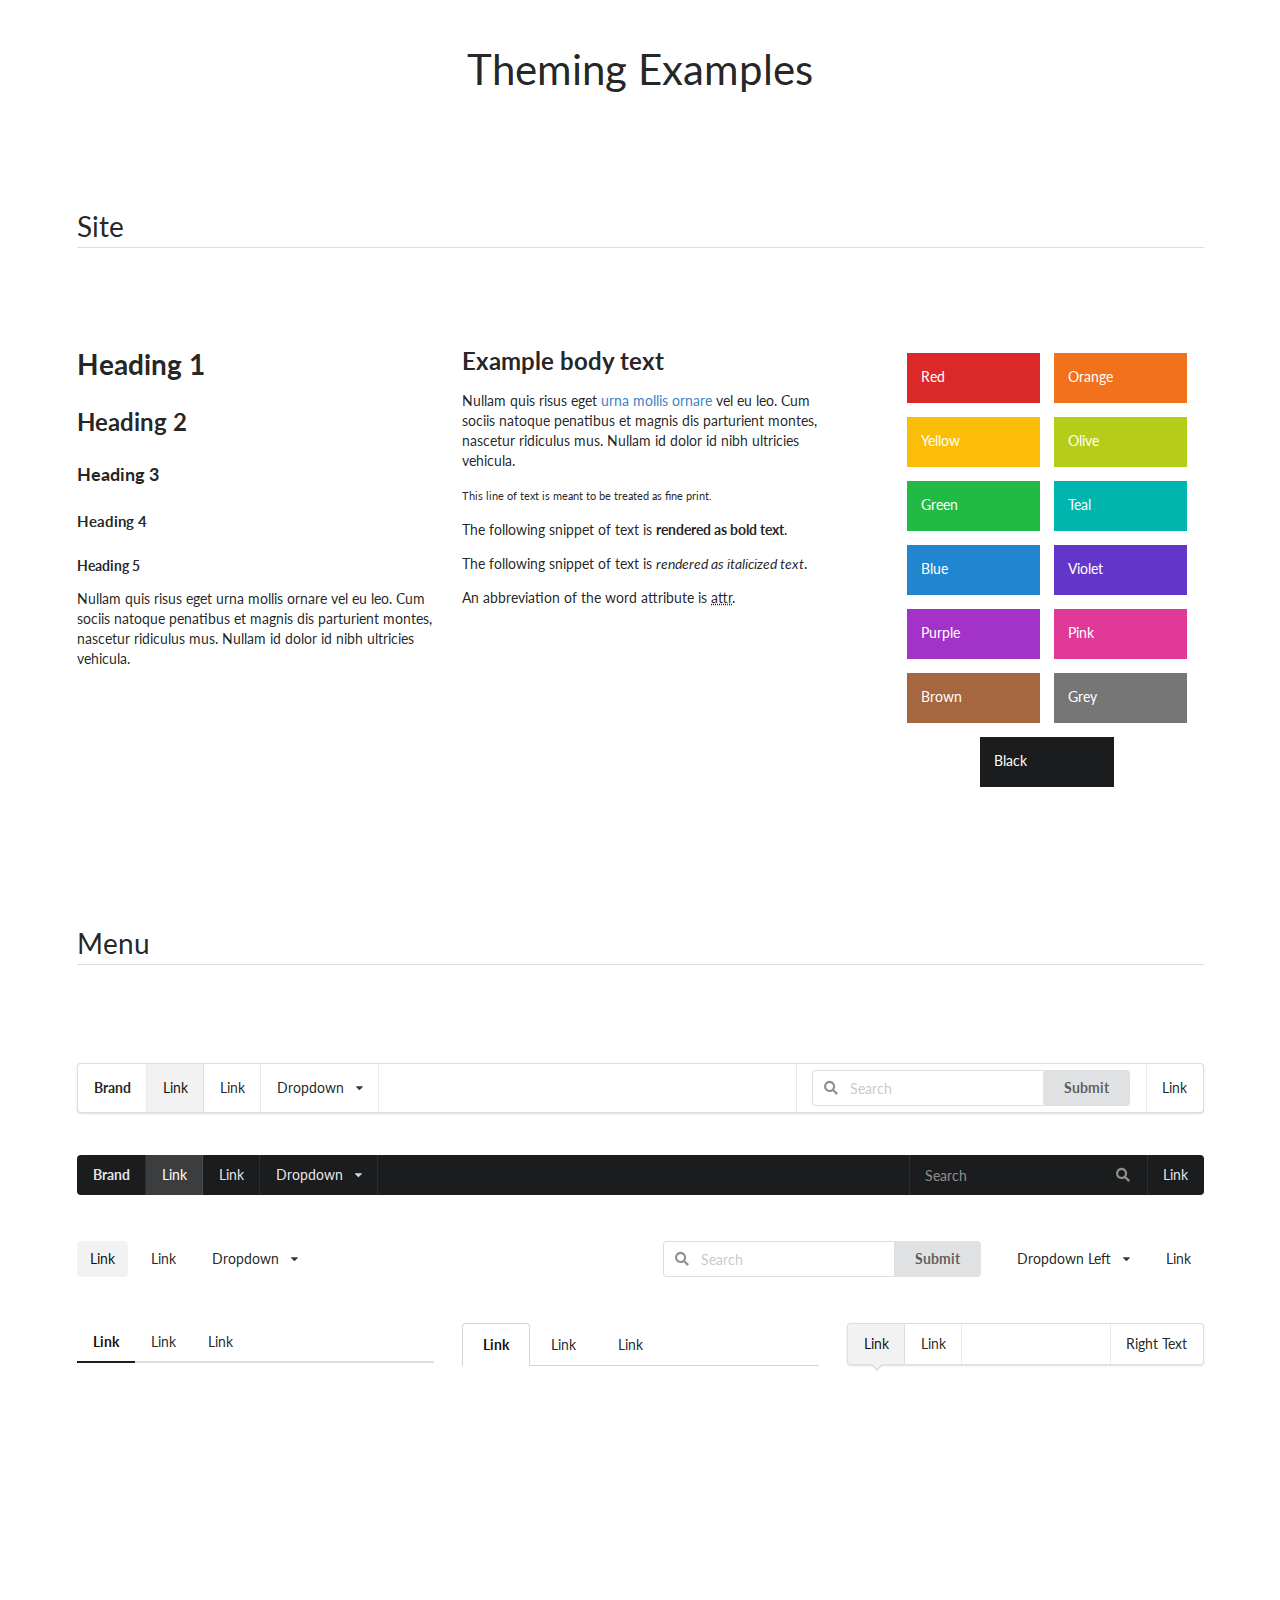
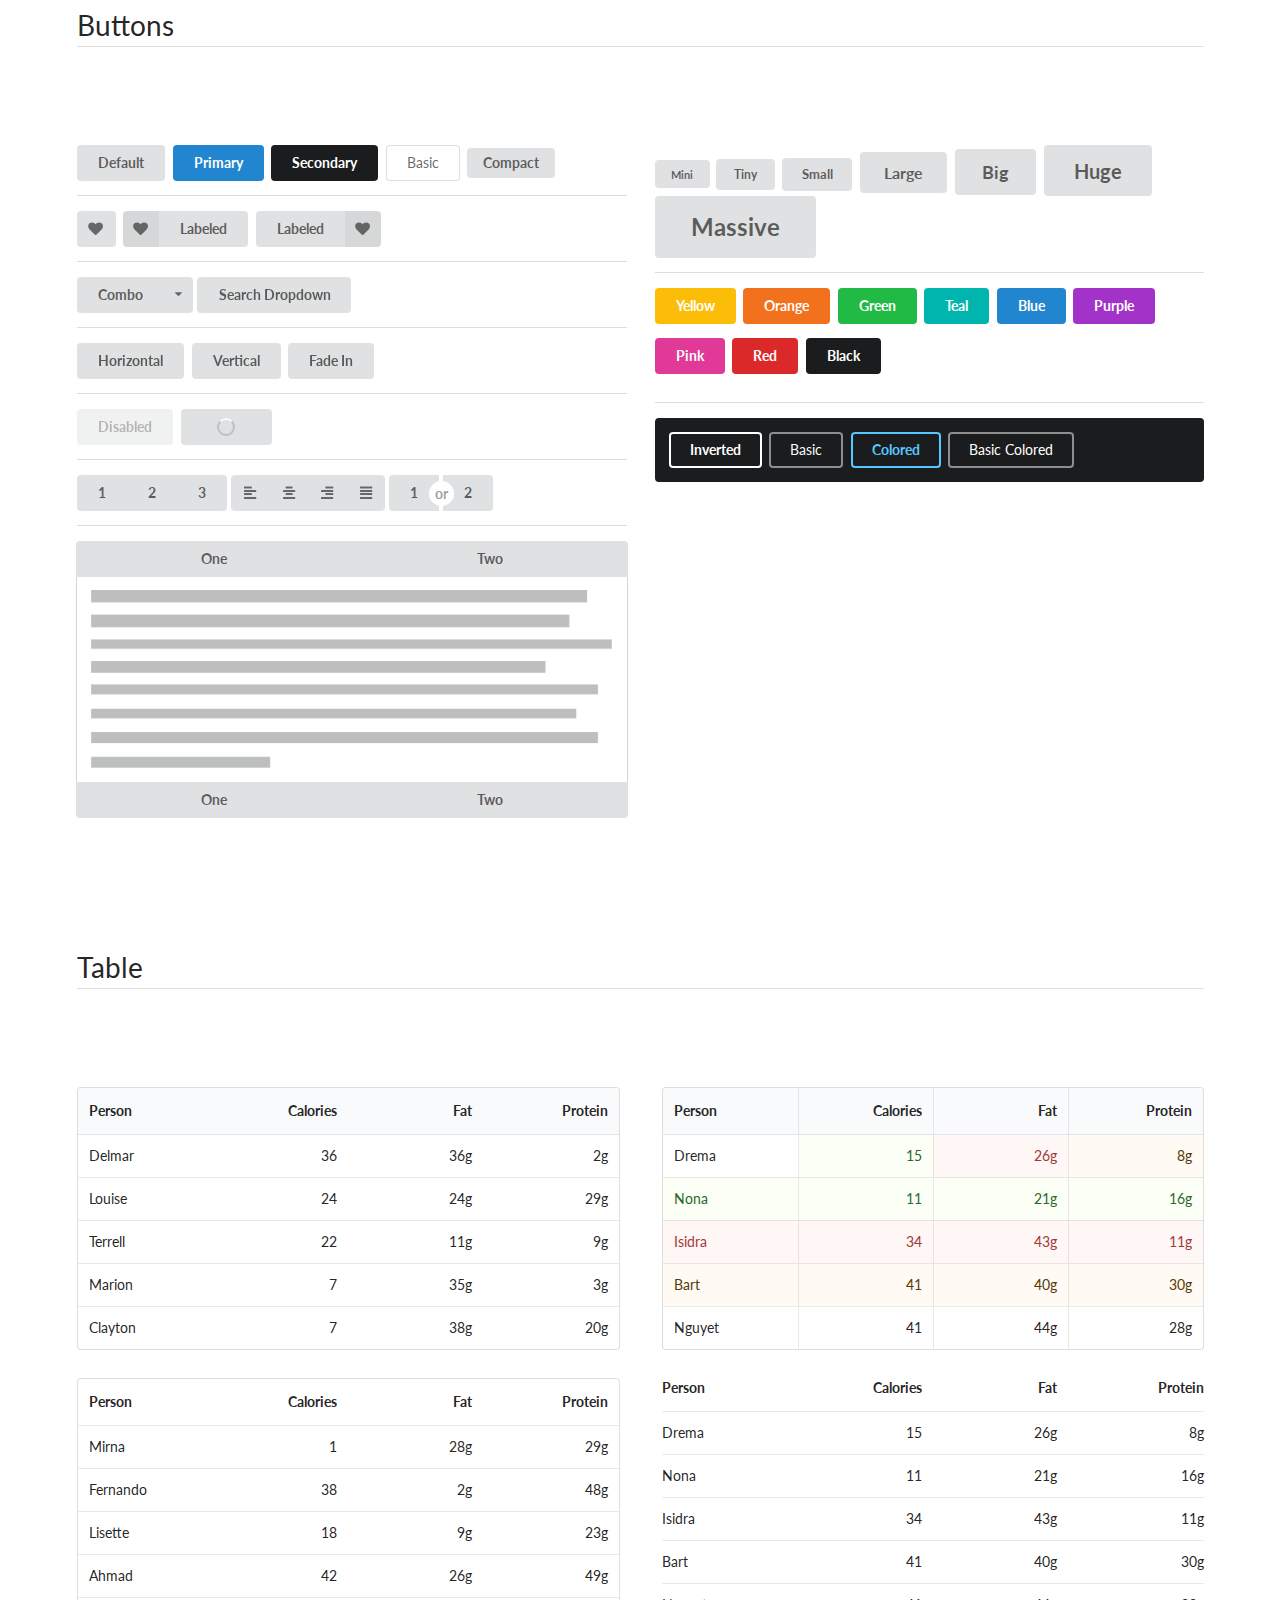
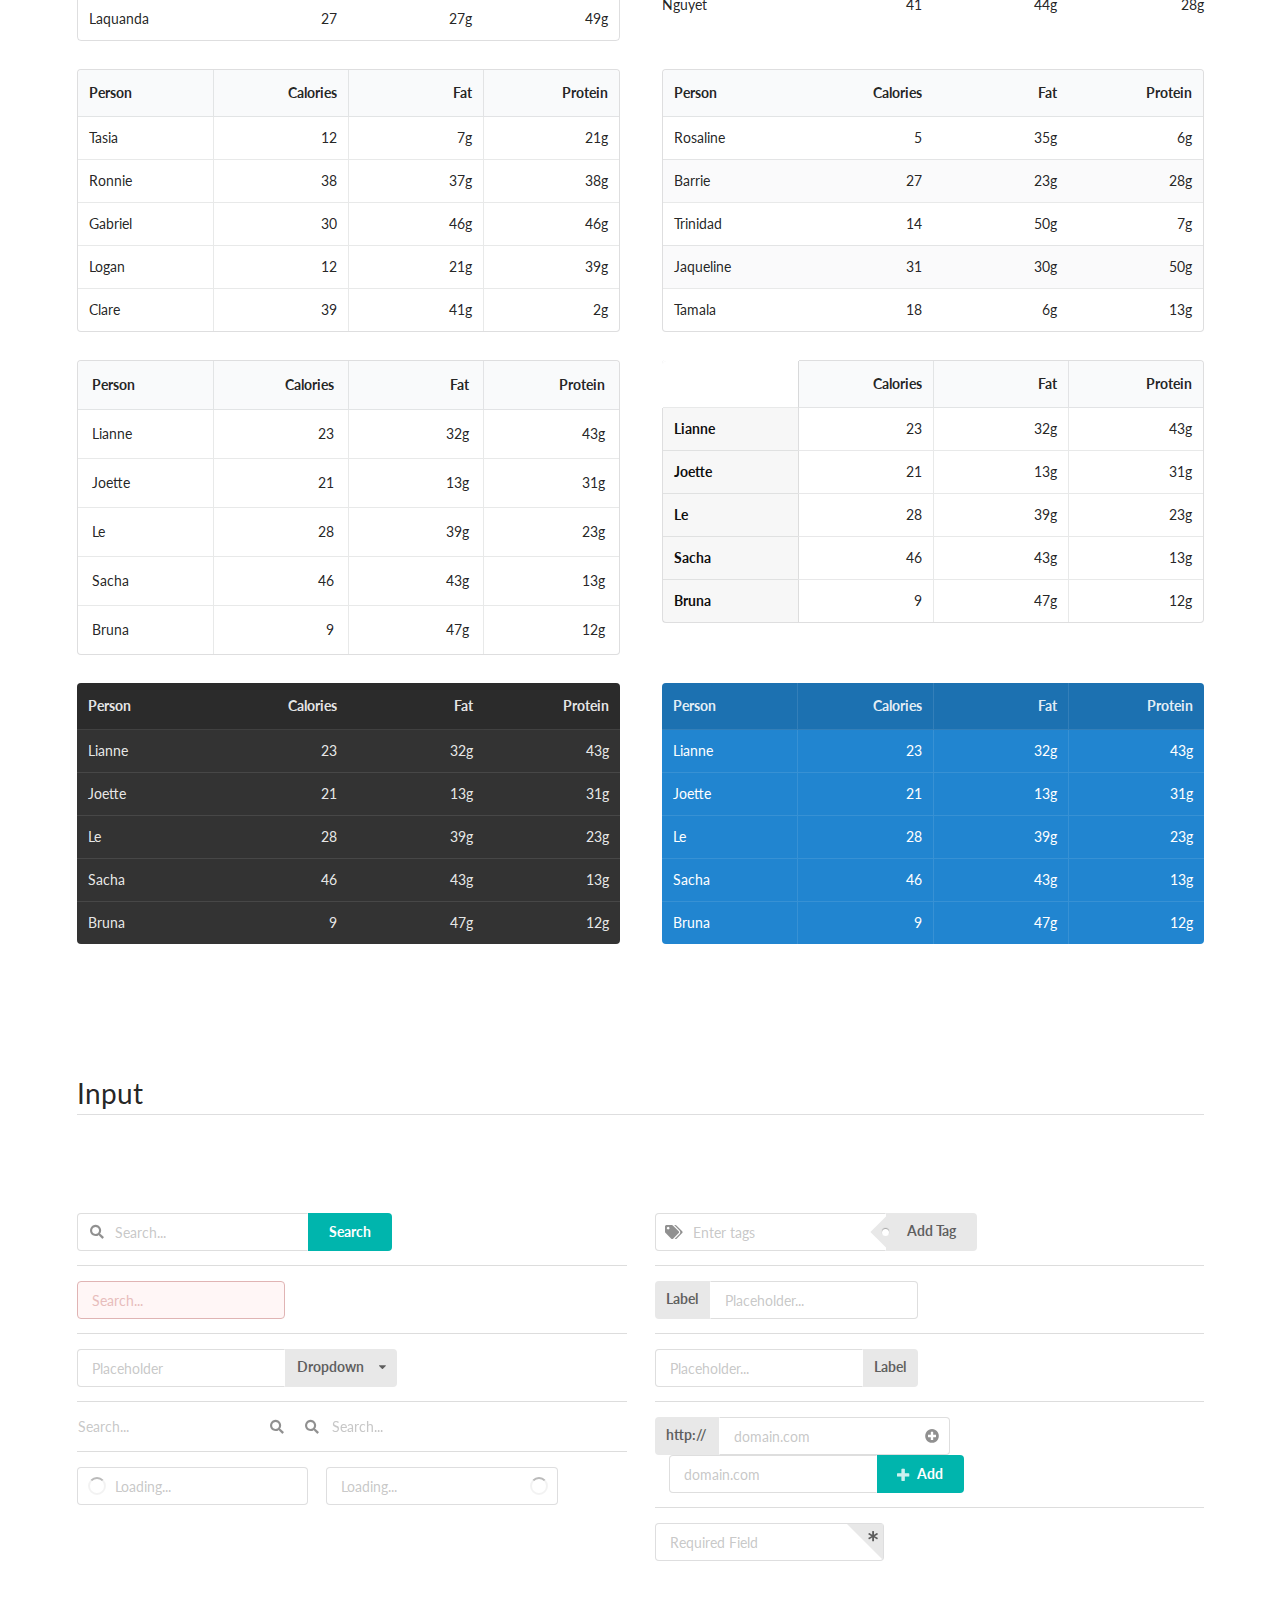
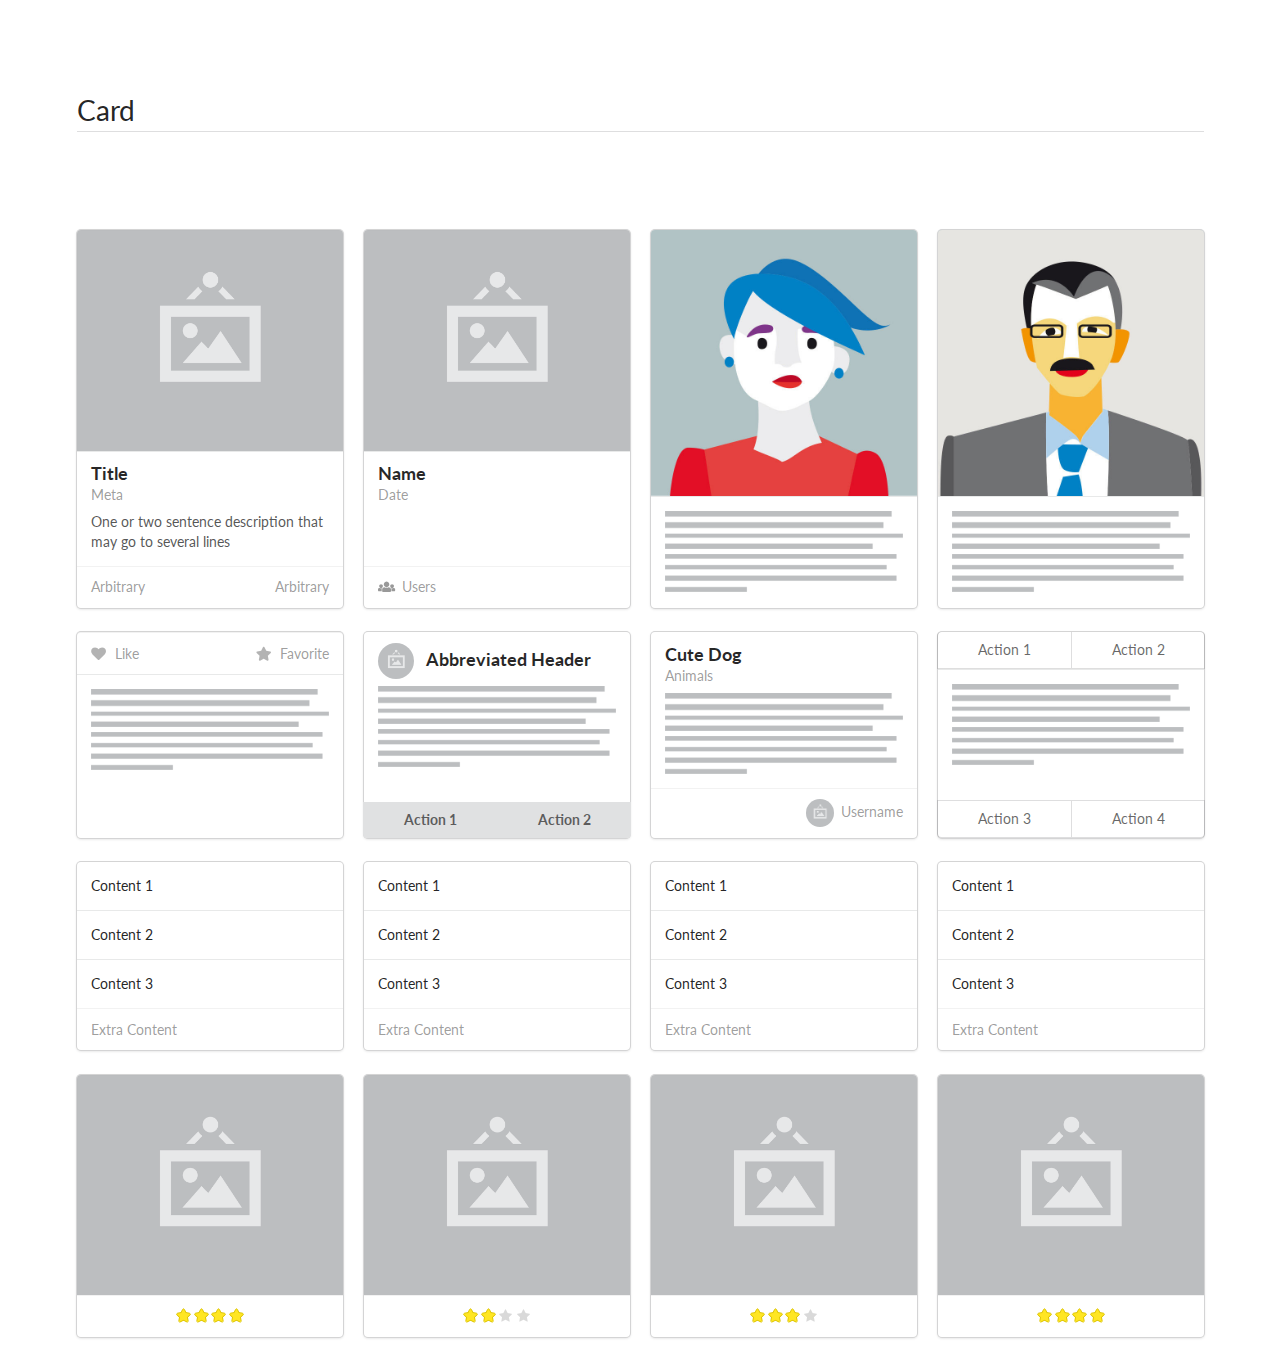
<file: bower_components/semantic/examples/theming.html>
<!DOCTYPE html>
<html>
<head>
  <!-- Standard Meta -->
  <meta charset="utf-8" />
  <meta http-equiv="X-UA-Compatible" content="IE=edge,chrome=1" />
  <meta name="viewport" content="width=device-width, initial-scale=1.0, maximum-scale=1.0">

  <!-- Site Properties -->
  <title>Theming - Semantic</title>
  <link rel="stylesheet" type="text/css" href="../dist/semantic.css">

  <script src="assets/library/jquery.min.js"></script>
  <script src="assets/library/iframe.js"></script>

  <style type="text/css">
    body > .ui.container {
      margin-top: 3em;
    }
    iframe {
      border: none;
      width: calc(100% + 2em);
      margin: 0em -1em;
      height: 300px;
    }
    iframe html {
      overflow: hidden;
    }
    iframe body {
      padding: 0em;
    }

    .ui.container > h1 {
      font-size: 3em;
      text-align: center;
      font-weight: normal;
    }
    .ui.container > h2.dividing.header {
      font-size: 2em;
      font-weight: normal;
      margin: 4em 0em 3em;
    }


    .ui.table {
      table-layout: fixed;
    }
  </style>
</head>
<body>

<div class="ui container">

  <h1>Theming Examples</h1>

  <h2 class="ui dividing header">Site</h2>
  <iframe src="components/site.html" width="100%" scrolling="no"></iframe>

  <h2 class="ui dividing header">Menu</h2>
  <iframe src="components/menu.html" width="100%" scrolling="no"></iframe>

  <h2 class="ui dividing header">Buttons</h2>
  <iframe src="components/button.html" width="100%" scrolling="no"></iframe>

  <h2 class="ui dividing header">Table</h2>
  <iframe src="components/table.html" width="100%" scrolling="no"></iframe>

  <h2 class="ui dividing header">Input</h2>
  <iframe src="components/input.html" width="100%" scrolling="no"></iframe>


  <h2 class="ui dividing header">Card</h2>
  <iframe src="components/card.html" width="100%" scrolling="no"></iframe>



</div>


<script>
$('iframe').iFrameResize({
  autoResize: true,
  checkOrigin: false,
  heightCalculationMethod: 'bodyScroll'
});
</script>
</body>

</html>
</file>
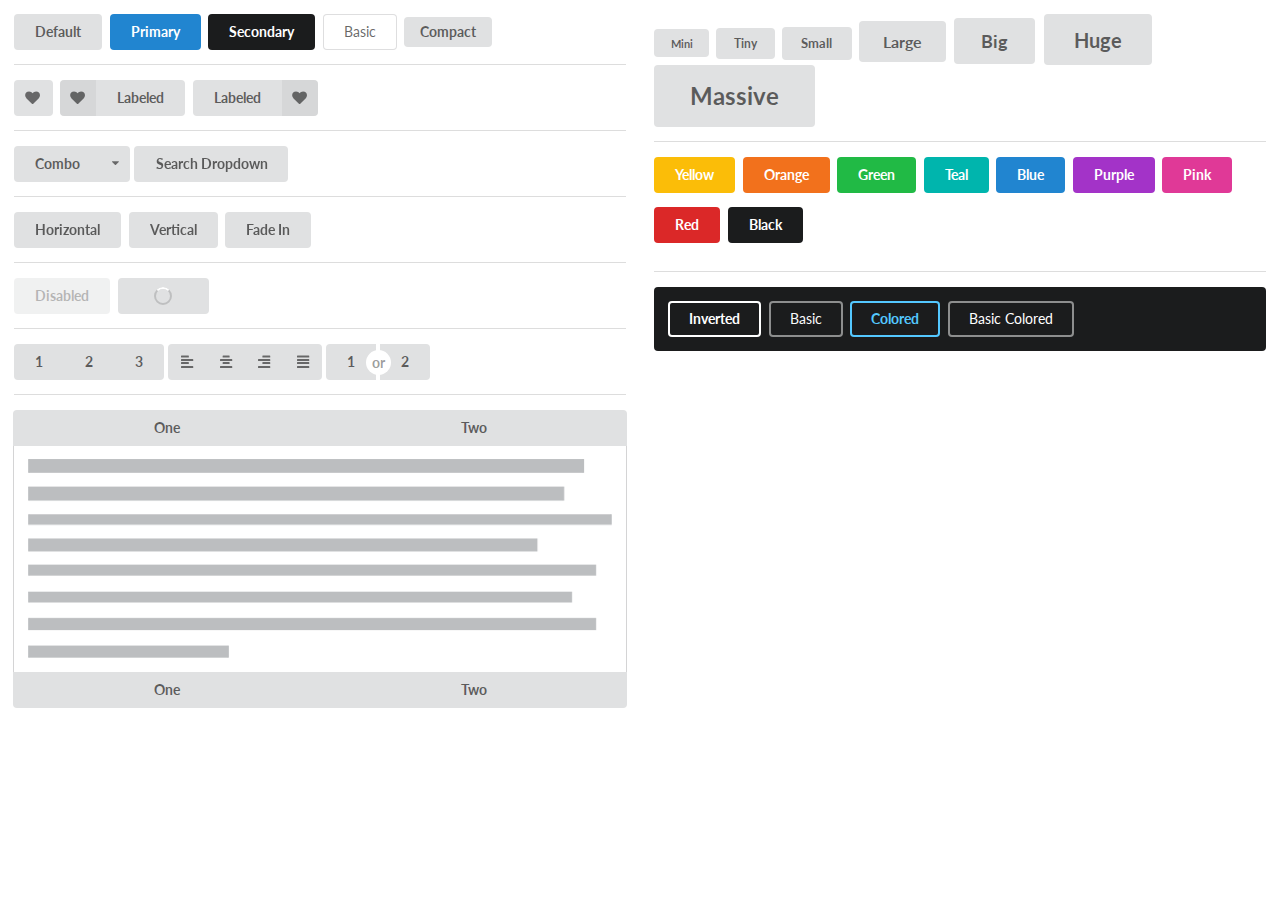
<file: bower_components/semantic/examples/components/button.html>
<!DOCTYPE html>
<html>
<head>

  <meta charset="utf-8" />
  <meta http-equiv="X-UA-Compatible" content="IE=edge,chrome=1" />
  <meta name="viewport" content="width=device-width, initial-scale=1.0, maximum-scale=1.0">
  <title>Theming - Semantic</title>

  <!--- Site CSS -->
  <link rel="stylesheet" type="text/css" href="../../dist/components/reset.css">
  <link rel="stylesheet" type="text/css" href="../../dist/components/site.css">
  <link rel="stylesheet" type="text/css" href="../../dist/components/grid.css">

  <!--- Component CSS -->
  <link rel="stylesheet" type="text/css" href="../../dist/components/dropdown.css">
  <link rel="stylesheet" type="text/css" href="../../dist/components/icon.css">
  <link rel="stylesheet" type="text/css" href="../../dist/components/card.css">
  <link rel="stylesheet" type="text/css" href="../../dist/components/image.css">
  <link rel="stylesheet" type="text/css" href="../../dist/components/button.css">
  <link rel="stylesheet" type="text/css" href="../../dist/components/segment.css">
  <link rel="stylesheet" type="text/css" href="../../dist/components/divider.css">
  <link rel="stylesheet" type="text/css" href="../../dist/components/transition.css">

  <!--- Example Libs -->
  <link rel="stylesheet" type="text/css" href="../../dist/components/popup.css">
  <script src="../assets/library/jquery.min.js"></script>
  <script src="../assets/library/iframe-content.js"></script>
  <script src="../assets/show-examples.js"></script>
  <script type="text/javascript" src="../../dist/components/popup.js"></script>

  <!--- Component JS -->
  <script type="text/javascript" src="../../dist/components/transition.js"></script>
  <script type="text/javascript" src="../../dist/components/dropdown.js"></script>

  <!--- Example CSS -->
  <style>
  body {
    padding: 1em;
  }
  .spaced > .button {
    margin-bottom: 1em;
  }
  </style>

  <!--- Example Javascript -->
  <script>
  $(document)
    .ready(function() {
      $('.ui.dropdown').dropdown();

      $('.ui.buttons .dropdown.button').dropdown({
        action: 'combo'
      });
    })
  ;
  </script>
</head>

<body>

<div class="ui stackable equal width grid">
  <div class="column">
    <button class="ui button">Default</button>
    <button class="ui primary button">Primary</button>
    <button class="ui secondary button">Secondary</button>
    <button class="ui basic button">Basic</button>
    <button class="ui compact button">
      Compact
    </button>

    <div class="ui divider"></div>
    <button class="ui icon button">
      <i class="heart icon"></i>
    </button>
    <button class="ui labeled icon button">
      <i class="heart icon"></i>
      Labeled
    </button>
    <button class="ui right labeled icon button">
      <i class="heart icon"></i>
      Labeled
    </button>

    <div class="ui divider"></div>

    <div class="ui buttons">
      <button class="ui button">Combo</button>
      <div class="ui floating dropdown icon button">
        <i class="dropdown icon"></i>
        <div class="menu">
          <div class="item">Choice 1</div>
          <div class="item">Choice 2</div>
          <div class="item">Choice 3</div>
        </div>
      </div>
    </div>

    <div class="ui floating search dropdown button">
      <span class="text">Search Dropdown</span>
      <div class="menu">
        <div class="item">Arabic</div>
        <div class="item">Chinese</div>
        <div class="item">Danish</div>
        <div class="item">Dutch</div>
        <div class="item">English</div>
        <div class="item">French</div>
        <div class="item">German</div>
        <div class="item">Greek</div>
        <div class="item">Hungarian</div>
        <div class="item">Italian</div>
        <div class="item">Japanese</div>
        <div class="item">Korean</div>
        <div class="item">Lithuanian</div>
        <div class="item">Persian</div>
        <div class="item">Polish</div>
        <div class="item">Portuguese</div>
        <div class="item">Russian</div>
        <div class="item">Spanish</div>
        <div class="item">Swedish</div>
        <div class="item">Turkish</div>
        <div class="item">Vietnamese</div>
      </div>
    </div>

    <div class="ui divider"></div>

    <div class="ui animated button" tabindex="0">
      <div class="visible content">Horizontal</div>
      <div class="hidden content">
        Hidden
      </div>
    </div>
    <div class="ui vertical animated button" tabindex="0">
      <div class="visible content">Vertical</div>
      <div class="hidden content">
        Hidden
      </div>
    </div>
    <div class="ui animated fade button" tabindex="0">
      <div class="visible content">Fade In</div>
      <div class="hidden content">
        Hidden
      </div>
    </div>

    <div class="ui divider"></div>
    <button class="ui disabled button">Disabled</button>
    <button class="ui loading button">Loading</button>

    <div class="ui divider"></div>

    <div class="ui buttons">
      <button class="ui button">1</button>
      <button class="ui button">2</button>
      <button class="ui button">3</button>
    </div>

    <div class="ui icon buttons">
      <button class="ui button"><i class="align left icon"></i></button>
      <button class="ui button"><i class="align center icon"></i></button>
      <button class="ui button"><i class="align right icon"></i></button>
      <button class="ui button"><i class="align justify icon"></i></button>
    </div>

    <div class="ui buttons">
      <button class="ui button">1</button>
      <div class="or"></div>
      <button class="ui button">2</button>
    </div>

    <div class="ui divider"></div>

    <div class="ui two top attached buttons">
      <div class="ui button">One</div>
      <div class="ui button">Two</div>
    </div>
    <div class="ui attached segment">
      <img src="../assets/images/wireframe/paragraph.png" class="ui wireframe image">
    </div>
    <div class="ui two bottom attached buttons">
      <div class="ui button">One</div>
      <div class="ui button">Two</div>
    </div>

  </div>
  <div class="column">
    <button class="ui mini button">Mini</button>
    <button class="ui tiny button">Tiny</button>
    <button class="ui small button">Small</button>
    <button class="ui large button">Large</button>
    <button class="ui big button">Big</button>
    <button class="ui huge button">Huge</button>
    <button class="ui massive button">Massive</button>
    <div class="ui divider"></div>
    <div class="spaced">
      <button class="yellow ui button">Yellow</button>
      <button class="orange ui button">Orange</button>
      <button class="green ui button">Green</button>
      <button class="teal ui button">Teal</button>
      <button class="blue ui button">Blue</button>
      <button class="purple ui button">Purple</button>
      <button class="pink ui button">Pink</button>
      <button class="red ui button">Red</button>
      <button class="black ui button">Black</button>
    </div>


    <div class="ui divider"></div>

    <div class="ui inverted segment">
      <button class="ui inverted button">Inverted</button>
      <button class="ui inverted basic button">Basic</button>
      <button class="ui inverted blue button">Colored</button>
      <button class="ui inverted blue basic button">Basic Colored</button>
    </div>

  </div>
</div>

</body>
</html>
</file>
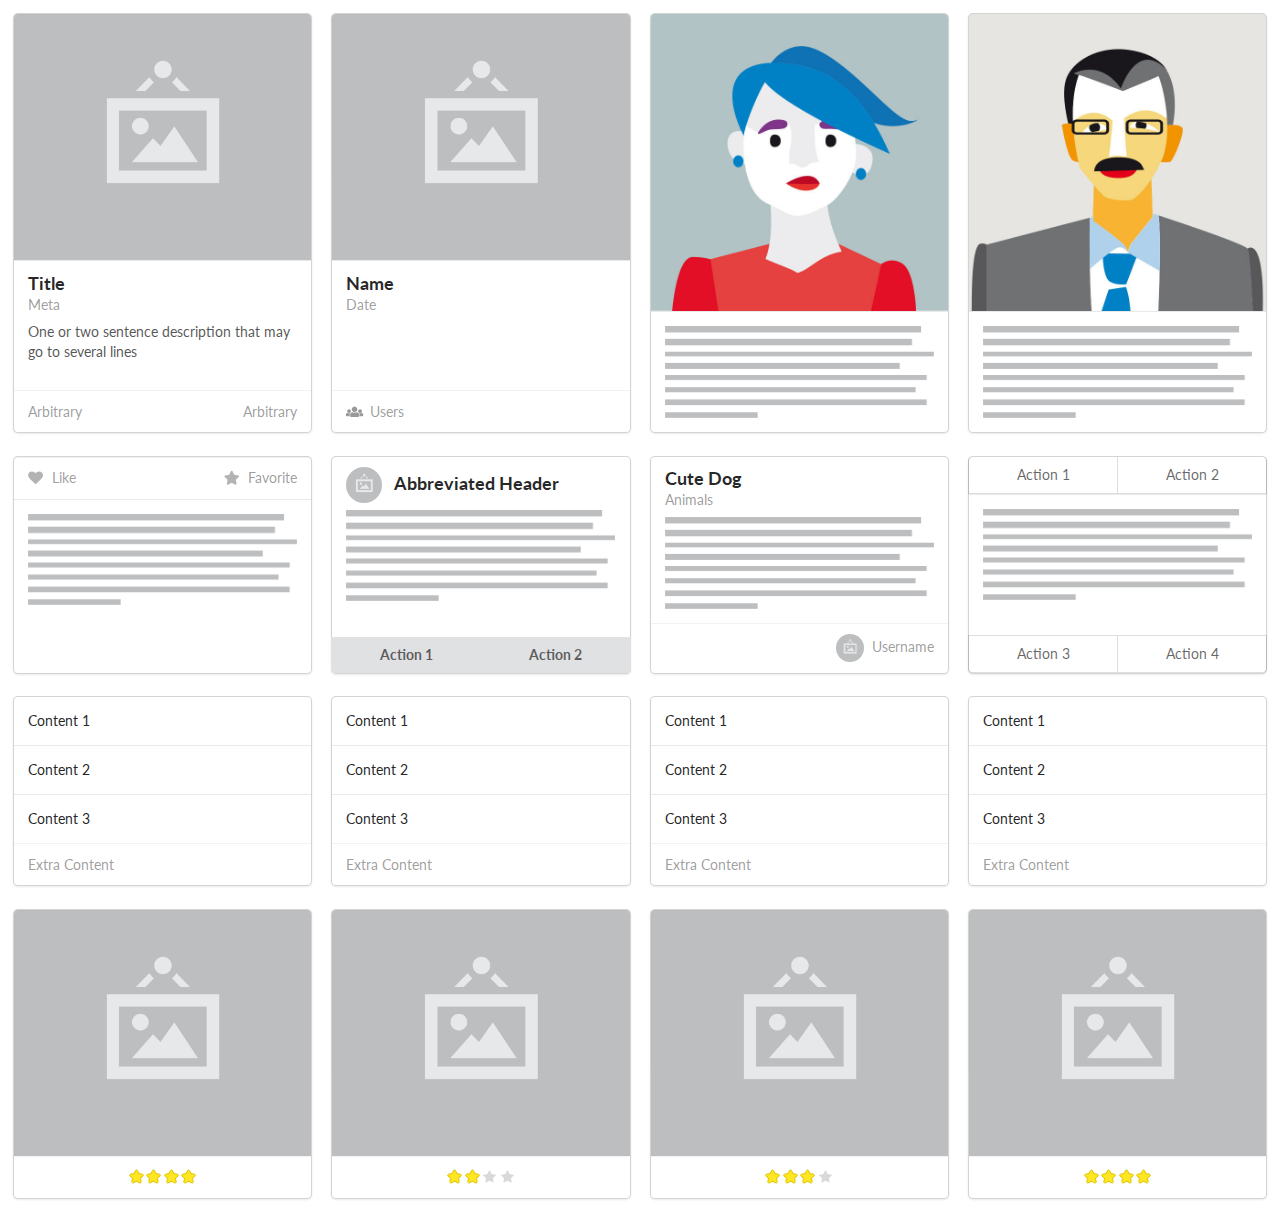
<file: bower_components/semantic/examples/components/card.html>
<!DOCTYPE html>
<html>
<head>

  <meta charset="utf-8" />
  <meta http-equiv="X-UA-Compatible" content="IE=edge,chrome=1" />
  <meta name="viewport" content="width=device-width, initial-scale=1.0, maximum-scale=1.0">
  <title>Theming - Semantic</title>

  <!--- Site CSS -->
  <link rel="stylesheet" type="text/css" href="../../dist/components/reset.css">
  <link rel="stylesheet" type="text/css" href="../../dist/components/site.css">
  <link rel="stylesheet" type="text/css" href="../../dist/components/grid.css">

  <!--- Component CSS -->
  <link rel="stylesheet" type="text/css" href="../../dist/components/icon.css">
  <link rel="stylesheet" type="text/css" href="../../dist/components/button.css">
  <link rel="stylesheet" type="text/css" href="../../dist/components/card.css">
  <link rel="stylesheet" type="text/css" href="../../dist/components/label.css">
  <link rel="stylesheet" type="text/css" href="../../dist/components/image.css">
  <link rel="stylesheet" type="text/css" href="../../dist/components/reveal.css">
  <link rel="stylesheet" type="text/css" href="../../dist/components/dimmer.css">
  <link rel="stylesheet" type="text/css" href="../../dist/components/rating.css">
  <link rel="stylesheet" type="text/css" href="../../dist/components/transition.css">
  <link rel="stylesheet" type="text/css" href="../../dist/components/popup.css">

  <!--- Component JS -->
  <script src="../assets/library/jquery.min.js"></script>
  <script src="../assets/library/iframe-content.js"></script>
  <script type="text/javascript" src="../../dist/components/popup.js"></script>
  <script type="text/javascript" src="../../dist/components/dimmer.js"></script>
  <script type="text/javascript" src="../../dist/components/rating.js"></script>
  <script type="text/javascript" src="../../dist/components/transition.js"></script>

  <!--- Show Names -->
  <script src="../assets/show-examples.js"></script>

  <!--- Example CSS -->
  <style>
    body {
      padding: 1em;
    }
  </style>

  <!--- Example Javascript -->
  <script>
  $(document)
    .ready(function() {
      $('.special.card .image').dimmer({
        on: 'hover'
      });
      $('.star.rating')
        .rating()
      ;
      $('.card .dimmer')
        .dimmer({
          on: 'hover'
        })
      ;
    })
  ;
  </script>
</head>

<body>

<div class="ui four cards">
  <div class="ui card">
    <div class="image">
      <div class="ui blurring inverted dimmer">
        <div class="content">
          <div class="center">
            <div class="ui teal button">Add Friend</div>
          </div>
        </div>
      </div>
      <img src="../assets/images/wireframe/image.png">
    </div>
    <div class="content">
      <div class="header">Title</div>
      <div class="meta">
        <a class="group">Meta</a>
      </div>
      <div class="description">One or two sentence description that may go to several lines</div>
    </div>
    <div class="extra content">
      <a class="right floated created">Arbitrary</a>
      <a class="friends">
        Arbitrary</a>
    </div>
  </div>
  <div class="ui card">
    <div class="blurring dimmable image">
      <div class="ui dimmer">
        <div class="content">
          <div class="center">
            <div class="ui inverted button">Call to Action</div>
          </div>
        </div>
      </div>
      <img src="../assets/images/wireframe/image.png">
    </div>
    <div class="content">
      <a class="header">Name</a>
      <div class="meta">
        <span class="date">Date</span>
      </div>
    </div>
    <div class="extra content">
      <a>
        <i class="users icon"></i>
        Users
      </a>
    </div>
  </div>
  <div class="ui card">
    <div class="ui slide right reveal image">
      <div class="visible content">
        <img class="ui fluid image" src="../assets/images/avatar/nan.jpg">
      </div>
      <div class="hidden content">
        <img class="ui fluid image" src="../assets/images/avatar/tom.jpg">
      </div>
    </div>
    <div class="content">
      <img src="../assets/images/wireframe/paragraph.png" class="ui wireframe image">
    </div>
  </div>
  <div class="ui card">
    <div class="ui move reveal image">
      <div class="visible content">
        <img class="ui fluid image" src="../assets/images/avatar/tom.jpg">
      </div>
      <div class="hidden content">
        <img class="ui fluid image" src="../assets/images/avatar/nan.jpg">
      </div>
    </div>
    <div class="content">
      <img src="../assets/images/wireframe/paragraph.png" class="ui wireframe image">
    </div>
  </div>
</div>
<div class="ui four cards">
  <div class="ui card">
    <div class="extra content">
      <span class="left floated like">
        <i class="like icon"></i>
        Like
      </span>
      <span class="right floated star">
        <i class="star icon"></i>
        Favorite
      </span>
    </div>
    <div class="content">
      <img src="../assets/images/wireframe/paragraph.png" class="ui wireframe image">
    </div>
  </div>
  <div class="ui card">
    <div class="content">
      <div class="header">
        <img src="../assets/images/wireframe/square-image.png" class="ui avatar right spaced image">
        Abbreviated Header
      </div>
      <div class="description">
        <img src="../assets/images/wireframe/paragraph.png" class="ui wireframe image">
      </div>
    </div>
    <div class="ui two bottom attached buttons">
      <div class="ui button">
        Action 1
      </div>
      <div class="ui button">
        Action 2
      </div>
    </div>
  </div>
  <a href="#" class="ui card">
    <div class="content">
      <div class="header">Cute Dog</div>
      <div class="meta">
        <span class="category">Animals</span>
      </div>
      <div class="description">
        <img src="../assets/images/wireframe/paragraph.png" class="ui wireframe image">
      </div>
    </div>
    <div class="extra content">
      <div class="right floated author">
        <img src="../assets/images/wireframe/square-image.png" class="ui avatar image"> Username
      </div>
    </div>
  </a>
  <div class="ui card">
    <div class="ui two top attached basic buttons">
      <div class="ui button">
        Action 1
      </div>
      <div class="ui button">
        Action 2
      </div>
    </div>
    <div class="content">
      <img src="../assets/images/wireframe/paragraph.png" class="ui wireframe image">
    </div>
    <div class="ui two bottom attached basic buttons">
      <div class="ui button">
        Action 3
      </div>
      <div class="ui button">
        Action 4
      </div>
    </div>
  </div>
</div>


<div class="ui four cards">
  <div class="card">
    <div class="content">
      Content 1
    </div>
    <div class="content">
      Content 2
    </div>
    <div class="content">
      Content 3
    </div>
    <div class="extra content">
      Extra Content
    </div>
  </div>
  <div class="card">
    <div class="content">
      Content 1
    </div>
    <div class="content">
      Content 2
    </div>
    <div class="content">
      Content 3
    </div>
    <div class="extra content">
      Extra Content
    </div>
  </div>
  <div class="card">
    <div class="content">
      Content 1
    </div>
    <div class="content">
      Content 2
    </div>
    <div class="content">
      Content 3
    </div>
    <div class="extra content">
      Extra Content
    </div>
  </div>
  <div class="card">
    <div class="content">
      Content 1
    </div>
    <div class="content">
      Content 2
    </div>
    <div class="content">
      Content 3
    </div>
    <div class="extra content">
      Extra Content
    </div>
  </div>
</div>

<div class="ui four cards">
  <div class="card">
    <div class="image">
      <img src="../assets/images/wireframe/image.png">
    </div>
    <div class="extra center aligned">
      <div data-rating="4" class="ui star rating"></div>
    </div>
  </div>
  <div class="card">
    <div class="image">
      <img src="../assets/images/wireframe/image.png">
    </div>
    <div class="extra center aligned">
      <div data-rating="2" class="ui star rating"></div>
    </div>
  </div>
  <div class="card">
    <div class="image">
      <img src="../assets/images/wireframe/image.png">
    </div>
    <div class="extra center aligned">
      <div data-rating="3" class="ui star rating"></div>
    </div>
  </div>
  <div class="card">
    <div class="image">
      <img src="../assets/images/wireframe/image.png">
    </div>
    <div class="extra center aligned">
      <div data-rating="4" class="ui star rating"></div>
    </div>
  </div>
</div>

</body>
</html>
</file>
<file: css/base.css>
/* =================================================================== 
 *
 *  moral v1.0 Base Stylesheet
 *  11-20-2017
 *  ------------------------------------------------------------------
 *
 *  TOC:
 *  # imports 
 *  # normalize
 *  # basic/base setup styles
 *      ## Media
 *      ## Typography resets 
 *      ## links
 *      ## inputs
 *  # grid
 *      ## medium size devices
 *      ## tablets
 *      ## mobile devices
 *      ## small mobile devices
 *  # block grids
 *      ## medium size devices
 *      ## tablets
 *      ## mobile devices
 *      ## small mobile devices
 *  # MISC
 *
 * =================================================================== */


/* ===================================================================
 * # imports 
 *
 * ------------------------------------------------------------------- */
@import url("font-awesome/css/font-awesome.min.css");
@import url("micons/micons.css");
@import url("fonts.css");


/* ===================================================================
 * # normalize
 * normalize.css v5.0.0 | MIT License | 
 * github.com/necolas/normalize.css
 *
 * ------------------------------------------------------------------- */
html {
    font-family: sans-serif;
    line-height: 1.15;
    -ms-text-size-adjust: 100%;
    -webkit-text-size-adjust: 100%;
}

body {
    margin: 0;
}

article,
aside,
footer,
header,
nav,
section {
    display: block;
}

h1 {
    font-size: 2em;
    margin: 0.67em 0;
}

figcaption,
figure,
main {
    display: block;
}

figure {
    margin: 1em 40px;
}

hr {
    box-sizing: content-box;
    height: 0;
    overflow: visible;
}

pre {
    font-family: monospace, monospace;
    font-size: 1em;
}

a {
    background-color: transparent;
    -webkit-text-decoration-skip: objects;
}

a:active,
a:hover {
    outline-width: 0;
}

abbr[title] {
    border-bottom: none;
    text-decoration: underline;
    text-decoration: underline dotted;
}

b,
strong {
    font-weight: inherit;
}

b,
strong {
    font-weight: bolder;
}

code,
kbd,
samp {
    font-family: monospace, monospace;
    font-size: 1em;
}

dfn {
    font-style: italic;
}

mark {
    background-color: #ff0;
    color: #000;
}

small {
    font-size: 80%;
}

sub,
sup {
    font-size: 75%;
    line-height: 0;
    position: relative;
    vertical-align: baseline;
}

sub {
    bottom: -0.25em;
}

sup {
    top: -0.5em;
}

audio,
video {
    display: inline-block;
}

audio:not([controls]) {
    display: none;
    height: 0;
}

img {
    border-style: none;
}

svg:not(:root) {
    overflow: hidden;
}

button,
input,
optgroup,
select,
textarea {
    font-family: sans-serif;
    font-size: 100%;
    line-height: 1.15;
    margin: 0;
}

button,
input {
    overflow: visible;
}

button,
select {
    text-transform: none;
}

button,
html [type="button"],
[type="reset"],
[type="submit"] {
    -webkit-appearance: button;
}

button::-moz-focus-inner,
[type="button"]::-moz-focus-inner,
[type="reset"]::-moz-focus-inner,
[type="submit"]::-moz-focus-inner {
    border-style: none;
    padding: 0;
}

button:-moz-focusring,
[type="button"]:-moz-focusring,
[type="reset"]:-moz-focusring,
[type="submit"]:-moz-focusring {
    outline: 1px dotted ButtonText;
}

fieldset {
    border: 1px solid #c0c0c0;
    margin: 0 2px;
    padding: 0.35em 0.625em 0.75em;
}

legend {
    box-sizing: border-box;
    color: inherit;
    display: table;
    max-width: 100%;
    padding: 0;
    white-space: normal;
}

progress {
    display: inline-block;
    vertical-align: baseline;
}

textarea {
    overflow: auto;
}

[type="checkbox"],
[type="radio"] {
    box-sizing: border-box;
    padding: 0;
}

[type="number"]::-webkit-inner-spin-button,
[type="number"]::-webkit-outer-spin-button {
    height: auto;
}

[type="search"] {
    -webkit-appearance: textfield;
    outline-offset: -2px;
}

[type="search"]::-webkit-search-cancel-button,
[type="search"]::-webkit-search-decoration {
    -webkit-appearance: none;
}

::-webkit-file-upload-button {
    -webkit-appearance: button;
    font: inherit;
}

details,
menu {
    display: block;
}

summary {
    display: list-item;
}

canvas {
    display: inline-block;
}

template {
    display: none;
}

[hidden] {
    display: none;
}


/* ===================================================================
 * # basic/base setup styles
 *
 * ------------------------------------------------------------------- */
html {
    font-size: 62.5%;
    box-sizing: border-box;
}

*,
*::before,
*::after {
    box-sizing: inherit;
}
*::selection {
    color: #fff;
    background: #40c870;
}
body {
    font-weight: normal;
    line-height: 1;
    word-wrap: break-word;
    text-rendering: optimizeLegibility;
    -webkit-overflow-scrolling: touch;
    -webkit-text-size-adjust: none;
}

body,
input,
button {
    -moz-osx-font-smoothing: grayscale;
    -webkit-font-smoothing: antialiased;
}


/* ------------------------------------------------------------------- 
 * ## Media
 * ------------------------------------------------------------------- */
img,
video {
    max-width: 100%;
    height: auto;
}


/* ------------------------------------------------------------------- 
 * ## Typography resets 
 * ------------------------------------------------------------------- */
div,
dl,
dt,
dd,
ul,
ol,
li,
h1,
h2,
h3,
h4,
h5,
h6,
pre,
form,
p,
blockquote,
th,
td {
    margin: 0;
    padding: 0;
}

h1,
h2,
h3,
h4,
h5,
h6 {
    -webkit-font-smoothing: auto;
    -webkit-font-smoothing: antialiased;
    -webkit-font-variant-ligatures: common-ligatures;
    -moz-font-variant-ligatures: common-ligatures;
    font-variant-ligatures: common-ligatures;
    text-rendering: optimizeLegibility;
}

em,
i {
    font-style: italic;
    line-height: inherit;
}

strong,
b {
    font-weight: bold;
    line-height: inherit;
}

small {
    font-size: 60%;
    line-height: inherit;
}

ol,
ul {
    list-style: none;
}

li {
    display: block;
}


/* ------------------------------------------------------------------- 
 * ## links 
 * ------------------------------------------------------------------- */
a {
    text-decoration: none;
    line-height: inherit;
}

a img {
    border: none;
}


/* ------------------------------------------------------------------- 
 * ## inputs 
 * ------------------------------------------------------------------- */
fieldset {
    margin: 0;
    padding: 0;
}

input[type="email"],
input[type="number"],
input[type="search"],
input[type="text"],
input[type="tel"],
input[type="url"],
input[type="password"],
textarea {
    -webkit-appearance: none;
    -moz-appearance: none;
    -ms-appearance: none;
    -o-appearance: none;
    appearance: none;
}


/* ===================================================================
 * # grid
 *
 * ------------------------------------------------------------------- */
.row {
    width: 94%;
    max-width: 1200px;
    margin: 0 auto;
}

.row:after {
    content: "";
    display: table;
    clear: both;
}

.row .row {
    width: auto;
    max-width: none;
    margin-left: -20px;
    margin-right: -20px;
}


/* column blocks
 * -------------------------------------- */
[class*="col-"] {
    float: left;
    padding: 0 20px;
}

[class*="col-"]+[class*="col-"].end {
    float: right;
}


/* column width classes 
 * -------------------------------------- */
.col-one {
    width: 8.33333%;
}

.col-two,
.col-1-6 {
    width: 16.66667%;
}

.col-three,
.col-1-4 {
    width: 25%;
}

.col-four,
.col-1-3 {
    width: 33.33333%;
}

.col-five {
    width: 41.66667%;
}

.col-six,
.col-1-2 {
    width: 50%;
}

.col-seven {
    width: 58.33333%;
}

.col-eight,
.col-2-3 {
    width: 66.66667%;
}

.col-nine,
.col-3-4 {
    width: 75%;
}

.col-ten,
.col-5-6 {
    width: 83.33333%;
}

.col-eleven {
    width: 91.66667%;
}

.col-twelve,
.col-full {
    width: 100%;
}


/* ------------------------------------------------------------------- 
 * ## medium size devices
 * ------------------------------------------------------------------- */
@media only screen and (max-width: 1200px) {
    .row .row {
        margin-left: -15px;
        margin-right: -15px;
    }
    [class*="col-"] {
        padding: 0 15px;
    }
    .md-two,
    .md-1-6 {
        width: 16.66667%;
    }
    .md-one {
        width: 8.33333%;
    }
    .md-three,
    .md-1-4 {
        width: 25%;
    }
    .md-four,
    .md-1-3 {
        width: 33.33333%;
    }
    .md-five {
        width: 41.66667%;
    }
    .md-six,
    .md-1-2 {
        width: 50%;
    }
    .md-seven {
        width: 58.33333%;
    }
    .md-eight,
    .md-2-3 {
        width: 66.66667%;
    }
    .md-nine,
    .md-3-4 {
        width: 75%;
    }
    .md-ten,
    .md-5-6 {
        width: 83.33333%;
    }
    .md-eleven {
        width: 91.66667%;
    }
    .md-twelve,
    .md-full {
        width: 100%;
    }
}


/* ------------------------------------------------------------------- 
 * ## tablets
 * ------------------------------------------------------------------- */
@media only screen and (max-width: 800px) {
    .row {
        width: 90%;
    }
    .tab-1-4 {
        width: 25%;
    }
    .tab-1-3 {
        width: 33.33333%;
    }
    .tab-1-2 {
        width: 50%;
    }
    .tab-2-3 {
        width: 66.66667%;
    }
    .tab-3-4 {
        width: 75%;
    }
    .tab-full {
        width: 100%;
    }
}


/* ------------------------------------------------------------------- 
 * ## mobile devices
 * ------------------------------------------------------------------- */
@media only screen and (max-width: 600px) {
    .row {
        width: auto;
        padding-left: 25px;
        padding-right: 25px;
    }
    .row .row {
        margin-left: -10px;
        margin-right: -10px;
    }
    [class*="col-"] {
        padding: 0 10px;
    }
    .mob-1-4 {
        width: 25%;
    }
    .mob-1-3 {
        width: 33.33333%;
    }
    .mob-1-2 {
        width: 50%;
    }
    .mob-2-3 {
        width: 66.66667%;
    }
    .mob-3-4 {
        width: 75%;
    }
    .mob-full {
        width: 100%;
    }
}


/* ------------------------------------------------------------------- 
 * ## small mobile devices
 * ------------------------------------------------------------------- */

/* stack columns on small mobile devices
 * ------------------------------------------------------------------- */

@media only screen and (max-width: 400px) {
    .row .row {
        padding-left: 0;
        padding-right: 0;
        margin-left: 0;
        margin-right: 0;
    }
    [class*="col-"] {
        width: 100% !important;
        float: none !important;
        clear: both !important;
        margin-left: 0;
        margin-right: 0;
        padding: 0;
    }
    [class*="col-"]+[class*="col-"].end {
        float: none;
    }
}


/* ===================================================================
 * # block grids
 * ------------------------------------------------------------------- */

/*   Equally-sized columns define at row level
 * ------------------------------------------------------------------- */
[class*="block-"]:after {
    content: "";
    display: table;
    clear: both;
}

.block-1-6 .col-block {
    width: 16.66667%;
}

.block-1-5 .col-block {
    width: 20%;
}

.block-1-4 .col-block {
    width: 25%;
}

.block-1-3 .col-block {
    width: 33.33333%;
}

.block-1-2 .col-block {
    width: 50%;
}


/**
 * Clearing for block grid columns. Allow columns with 
 * different heights to align properly.
 */

.block-1-6 .col-block:nth-child(6n+1),
.block-1-5 .col-block:nth-child(5n+1),
.block-1-4 .col-block:nth-child(4n+1),
.block-1-3 .col-block:nth-child(3n+1),
.block-1-2 .col-block:nth-child(2n+1) {
    clear: both;
}


/* ------------------------------------------------------------------- 
 * ## medium size devices
 * ------------------------------------------------------------------- */
@media only screen and (max-width: 1200px) {
    .block-m-1-6 .col-block {
        width: 16.66667%;
    }
    .block-m-1-5 .col-block {
        width: 20%;
    }
    .block-m-1-4 .col-block {
        width: 25%;
    }
    .block-m-1-3 .col-block {
        width: 33.33333%;
    }
    .block-m-1-2 .col-block {
        width: 50%;
    }
    .block-m-full .col-block {
        width: 100%;
        clear: both;
    }
    [class*="block-m-"] .col-block:nth-child(n) {
        clear: none;
    }
    .block-m-1-6 .col-block:nth-child(6n+1),
    .block-m-1-5 .col-block:nth-child(5n+1),
    .block-m-1-4 .col-block:nth-child(4n+1),
    .block-m-1-3 .col-block:nth-child(3n+1),
    .block-m-1-2 .col-block:nth-child(2n+1) {
        clear: both;
    }
}


/* ------------------------------------------------------------------- 
 * ## tablets
 * ------------------------------------------------------------------- */
@media only screen and (max-width: 800px) {
    .block-tab-1-6 .col-block {
        width: 16.66667%;
    }
    .block-tab-1-5 .col-block {
        width: 20%;
    }
    .block-tab-1-4 .col-block {
        width: 25%;
    }
    .block-tab-1-3 .col-block {
        width: 33.33333%;
    }
    .block-tab-1-2 .col-block {
        width: 50%;
    }
    .block-tab-full .col-block {
        width: 100%;
        clear: both;
    }
    [class*="block-tab-"] .col-block:nth-child(n) {
        clear: none;
    }
    .block-tab-1-6 .col-block:nth-child(6n+1),
    .block-tab-1-6 .col-block:nth-child(5n+1),
    .block-tab-1-4 .col-block:nth-child(4n+1),
    .block-tab-1-3 .col-block:nth-child(3n+1),
    .block-tab-1-2 .col-block:nth-child(2n+1) {
        clear: both;
    }
}


/* ------------------------------------------------------------------- 
 * ## mobile devices
 * ------------------------------------------------------------------- */
@media only screen and (max-width: 600px) {
    .block-mob-1-6 .col-block {
        width: 16.66667%;
    }
    .block-mob-1-5 .col-block {
        width: 20%;
    }
    .block-mob-1-4 .col-block {
        width: 25%;
    }
    .block-mob-1-3 .col-block {
        width: 33.33333%;
    }
    .block-mob-1-2 .col-block {
        width: 50%;
    }
    .block-mob-full .col-block {
        width: 100%;
        clear: both;
    }
    [class*="block-mob-"] .col-block:nth-child(n) {
        clear: none;
    }
    .block-mob-1-6 .col-block:nth-child(6n+1),
    .block-mob-1-5 .col-block:nth-child(5n+1),
    .block-mob-1-4 .col-block:nth-child(4n+1),
    .block-mob-1-3 .col-block:nth-child(3n+1),
    .block-mob-1-2 .col-block:nth-child(2n+1) {
        clear: both;
    }
}


/* ------------------------------------------------------------------- 
 * ## small mobile devices
 * ------------------------------------------------------------------- */

/* stack columns on small mobile devices
 * ------------------------------------------------------------------- */

@media only screen and (max-width: 400px) {
    .stack .col-block {
        width: 100% !important;
        float: none !important;
        clear: both !important;
        margin-left: 0;
        margin-right: 0;
    }
}


/* ===================================================================
 * # MISC
 *
 * ------------------------------------------------------------------- */
.group:after {
    content: "";
    display: table;
    clear: both;
}


/* Misc Helper Styles
 * -------------------------------------- */
.is-hidden {
    display: none;
}

.is-invisible {
    visibility: hidden;
}

.antialiased {
    -webkit-font-smoothing: antialiased;
    -moz-osx-font-smoothing: grayscale;
}

.overflow-hidden {
    overflow: hidden;
}

.remove-bottom {
    margin-bottom: 0;
}

.half-bottom {
    margin-bottom: 1.5rem !important;
}

.add-bottom {
    margin-bottom: 3rem !important;
}

.no-border {
    border: none;
}

.full-width {
    width: 100%;
}

.text-center {
    text-align: center;
}

.text-left {
    text-align: left;
}

.text-right {
    text-align: right;
}

.pull-left {
    float: left;
}

.pull-right {
    float: right;
}

.align-center {
    margin-left: auto;
    margin-right: auto;
    text-align: center;
}


/*# sourceMappingURL=base.css.map */
</file>
<file: css/vendor.css>
/* =================================================================== 
 *
 *  Moral v1.0 Vendor/Third Party CSS 
 *  11-20-2017
 *  ------------------------------------------------------------------
 *
 *  TOC:
 *  # animate on scroll
 *  # slick slider
 *  # photoswipe
 *  # photoSwipe skin
 *
 * =================================================================== */


/* ===================================================================
 * # animate on scroll 
 * https://michalsnik.github.io/aos/
 *
 * ------------------------------------------------------------------- */
[data-aos][data-aos][data-aos-duration='50'], body[data-aos-duration='50'] [data-aos] {
    transition-duration: 50ms;
}

[data-aos][data-aos][data-aos-delay='50'], body[data-aos-delay='50'] [data-aos] {
    transition-delay: 0;
}

[data-aos][data-aos][data-aos-delay='50'].aos-animate, body[data-aos-delay='50'] [data-aos].aos-animate {
    transition-delay: 50ms;
}

[data-aos][data-aos][data-aos-duration='100'], body[data-aos-duration='100'] [data-aos] {
    transition-duration: .1s;
}

[data-aos][data-aos][data-aos-delay='100'], body[data-aos-delay='100'] [data-aos] {
    transition-delay: 0;
}

[data-aos][data-aos][data-aos-delay='100'].aos-animate, body[data-aos-delay='100'] [data-aos].aos-animate {
    transition-delay: .1s;
}

[data-aos][data-aos][data-aos-duration='150'], body[data-aos-duration='150'] [data-aos] {
    transition-duration: .15s;
}

[data-aos][data-aos][data-aos-delay='150'], body[data-aos-delay='150'] [data-aos] {
    transition-delay: 0;
}

[data-aos][data-aos][data-aos-delay='150'].aos-animate, body[data-aos-delay='150'] [data-aos].aos-animate {
    transition-delay: .15s;
}

[data-aos][data-aos][data-aos-duration='200'], body[data-aos-duration='200'] [data-aos] {
    transition-duration: .2s;
}

[data-aos][data-aos][data-aos-delay='200'], body[data-aos-delay='200'] [data-aos] {
    transition-delay: 0;
}

[data-aos][data-aos][data-aos-delay='200'].aos-animate, body[data-aos-delay='200'] [data-aos].aos-animate {
    transition-delay: .2s;
}

[data-aos][data-aos][data-aos-duration='250'], body[data-aos-duration='250'] [data-aos] {
    transition-duration: .25s;
}

[data-aos][data-aos][data-aos-delay='250'], body[data-aos-delay='250'] [data-aos] {
    transition-delay: 0;
}

[data-aos][data-aos][data-aos-delay='250'].aos-animate, body[data-aos-delay='250'] [data-aos].aos-animate {
    transition-delay: .25s;
}

[data-aos][data-aos][data-aos-duration='300'], body[data-aos-duration='300'] [data-aos] {
    transition-duration: .3s;
}

[data-aos][data-aos][data-aos-delay='300'], body[data-aos-delay='300'] [data-aos] {
    transition-delay: 0;
}

[data-aos][data-aos][data-aos-delay='300'].aos-animate, body[data-aos-delay='300'] [data-aos].aos-animate {
    transition-delay: .3s;
}

[data-aos][data-aos][data-aos-duration='350'], body[data-aos-duration='350'] [data-aos] {
    transition-duration: .35s;
}

[data-aos][data-aos][data-aos-delay='350'], body[data-aos-delay='350'] [data-aos] {
    transition-delay: 0;
}

[data-aos][data-aos][data-aos-delay='350'].aos-animate, body[data-aos-delay='350'] [data-aos].aos-animate {
    transition-delay: .35s;
}

[data-aos][data-aos][data-aos-duration='400'], body[data-aos-duration='400'] [data-aos] {
    transition-duration: .4s;
}

[data-aos][data-aos][data-aos-delay='400'], body[data-aos-delay='400'] [data-aos] {
    transition-delay: 0;
}

[data-aos][data-aos][data-aos-delay='400'].aos-animate, body[data-aos-delay='400'] [data-aos].aos-animate {
    transition-delay: .4s;
}

[data-aos][data-aos][data-aos-duration='450'], body[data-aos-duration='450'] [data-aos] {
    transition-duration: .45s;
}

[data-aos][data-aos][data-aos-delay='450'], body[data-aos-delay='450'] [data-aos] {
    transition-delay: 0;
}

[data-aos][data-aos][data-aos-delay='450'].aos-animate, body[data-aos-delay='450'] [data-aos].aos-animate {
    transition-delay: .45s;
}

[data-aos][data-aos][data-aos-duration='500'], body[data-aos-duration='500'] [data-aos] {
    transition-duration: .5s;
}

[data-aos][data-aos][data-aos-delay='500'], body[data-aos-delay='500'] [data-aos] {
    transition-delay: 0;
}

[data-aos][data-aos][data-aos-delay='500'].aos-animate, body[data-aos-delay='500'] [data-aos].aos-animate {
    transition-delay: .5s;
}

[data-aos][data-aos][data-aos-duration='550'], body[data-aos-duration='550'] [data-aos] {
    transition-duration: .55s;
}

[data-aos][data-aos][data-aos-delay='550'], body[data-aos-delay='550'] [data-aos] {
    transition-delay: 0;
}

[data-aos][data-aos][data-aos-delay='550'].aos-animate, body[data-aos-delay='550'] [data-aos].aos-animate {
    transition-delay: .55s;
}

[data-aos][data-aos][data-aos-duration='600'], body[data-aos-duration='600'] [data-aos] {
    transition-duration: .6s;
}

[data-aos][data-aos][data-aos-delay='600'], body[data-aos-delay='600'] [data-aos] {
    transition-delay: 0;
}

[data-aos][data-aos][data-aos-delay='600'].aos-animate, body[data-aos-delay='600'] [data-aos].aos-animate {
    transition-delay: .6s;
}

[data-aos][data-aos][data-aos-duration='650'], body[data-aos-duration='650'] [data-aos] {
    transition-duration: .65s;
}

[data-aos][data-aos][data-aos-delay='650'], body[data-aos-delay='650'] [data-aos] {
    transition-delay: 0;
}

[data-aos][data-aos][data-aos-delay='650'].aos-animate, body[data-aos-delay='650'] [data-aos].aos-animate {
    transition-delay: .65s;
}

[data-aos][data-aos][data-aos-duration='700'], body[data-aos-duration='700'] [data-aos] {
    transition-duration: .7s;
}

[data-aos][data-aos][data-aos-delay='700'], body[data-aos-delay='700'] [data-aos] {
    transition-delay: 0;
}

[data-aos][data-aos][data-aos-delay='700'].aos-animate, body[data-aos-delay='700'] [data-aos].aos-animate {
    transition-delay: .7s;
}

[data-aos][data-aos][data-aos-duration='750'], body[data-aos-duration='750'] [data-aos] {
    transition-duration: .75s;
}

[data-aos][data-aos][data-aos-delay='750'], body[data-aos-delay='750'] [data-aos] {
    transition-delay: 0;
}

[data-aos][data-aos][data-aos-delay='750'].aos-animate, body[data-aos-delay='750'] [data-aos].aos-animate {
    transition-delay: .75s;
}

[data-aos][data-aos][data-aos-duration='800'], body[data-aos-duration='800'] [data-aos] {
    transition-duration: .8s;
}

[data-aos][data-aos][data-aos-delay='800'], body[data-aos-delay='800'] [data-aos] {
    transition-delay: 0;
}

[data-aos][data-aos][data-aos-delay='800'].aos-animate, body[data-aos-delay='800'] [data-aos].aos-animate {
    transition-delay: .8s;
}

[data-aos][data-aos][data-aos-duration='850'], body[data-aos-duration='850'] [data-aos] {
    transition-duration: .85s;
}

[data-aos][data-aos][data-aos-delay='850'], body[data-aos-delay='850'] [data-aos] {
    transition-delay: 0;
}

[data-aos][data-aos][data-aos-delay='850'].aos-animate, body[data-aos-delay='850'] [data-aos].aos-animate {
    transition-delay: .85s;
}

[data-aos][data-aos][data-aos-duration='900'], body[data-aos-duration='900'] [data-aos] {
    transition-duration: .9s;
}

[data-aos][data-aos][data-aos-delay='900'], body[data-aos-delay='900'] [data-aos] {
    transition-delay: 0;
}

[data-aos][data-aos][data-aos-delay='900'].aos-animate, body[data-aos-delay='900'] [data-aos].aos-animate {
    transition-delay: .9s;
}

[data-aos][data-aos][data-aos-duration='950'], body[data-aos-duration='950'] [data-aos] {
    transition-duration: .95s;
}

[data-aos][data-aos][data-aos-delay='950'], body[data-aos-delay='950'] [data-aos] {
    transition-delay: 0;
}

[data-aos][data-aos][data-aos-delay='950'].aos-animate, body[data-aos-delay='950'] [data-aos].aos-animate {
    transition-delay: .95s;
}

[data-aos][data-aos][data-aos-duration='1000'], body[data-aos-duration='1000'] [data-aos] {
    transition-duration: 1s;
}

[data-aos][data-aos][data-aos-delay='1000'], body[data-aos-delay='1000'] [data-aos] {
    transition-delay: 0;
}

[data-aos][data-aos][data-aos-delay='1000'].aos-animate, body[data-aos-delay='1000'] [data-aos].aos-animate {
    transition-delay: 1s;
}

[data-aos][data-aos][data-aos-duration='1050'], body[data-aos-duration='1050'] [data-aos] {
    transition-duration: 1.05s;
}

[data-aos][data-aos][data-aos-delay='1050'], body[data-aos-delay='1050'] [data-aos] {
    transition-delay: 0;
}

[data-aos][data-aos][data-aos-delay='1050'].aos-animate, body[data-aos-delay='1050'] [data-aos].aos-animate {
    transition-delay: 1.05s;
}

[data-aos][data-aos][data-aos-duration='1100'], body[data-aos-duration='1100'] [data-aos] {
    transition-duration: 1.1s;
}

[data-aos][data-aos][data-aos-delay='1100'], body[data-aos-delay='1100'] [data-aos] {
    transition-delay: 0;
}

[data-aos][data-aos][data-aos-delay='1100'].aos-animate, body[data-aos-delay='1100'] [data-aos].aos-animate {
    transition-delay: 1.1s;
}

[data-aos][data-aos][data-aos-duration='1150'], body[data-aos-duration='1150'] [data-aos] {
    transition-duration: 1.15s;
}

[data-aos][data-aos][data-aos-delay='1150'], body[data-aos-delay='1150'] [data-aos] {
    transition-delay: 0;
}

[data-aos][data-aos][data-aos-delay='1150'].aos-animate, body[data-aos-delay='1150'] [data-aos].aos-animate {
    transition-delay: 1.15s;
}

[data-aos][data-aos][data-aos-duration='1200'], body[data-aos-duration='1200'] [data-aos] {
    transition-duration: 1.2s;
}

[data-aos][data-aos][data-aos-delay='1200'], body[data-aos-delay='1200'] [data-aos] {
    transition-delay: 0;
}

[data-aos][data-aos][data-aos-delay='1200'].aos-animate, body[data-aos-delay='1200'] [data-aos].aos-animate {
    transition-delay: 1.2s;
}

[data-aos][data-aos][data-aos-duration='1250'], body[data-aos-duration='1250'] [data-aos] {
    transition-duration: 1.25s;
}

[data-aos][data-aos][data-aos-delay='1250'], body[data-aos-delay='1250'] [data-aos] {
    transition-delay: 0;
}

[data-aos][data-aos][data-aos-delay='1250'].aos-animate, body[data-aos-delay='1250'] [data-aos].aos-animate {
    transition-delay: 1.25s;
}

[data-aos][data-aos][data-aos-duration='1300'], body[data-aos-duration='1300'] [data-aos] {
    transition-duration: 1.3s;
}

[data-aos][data-aos][data-aos-delay='1300'], body[data-aos-delay='1300'] [data-aos] {
    transition-delay: 0;
}

[data-aos][data-aos][data-aos-delay='1300'].aos-animate, body[data-aos-delay='1300'] [data-aos].aos-animate {
    transition-delay: 1.3s;
}

[data-aos][data-aos][data-aos-duration='1350'], body[data-aos-duration='1350'] [data-aos] {
    transition-duration: 1.35s;
}

[data-aos][data-aos][data-aos-delay='1350'], body[data-aos-delay='1350'] [data-aos] {
    transition-delay: 0;
}

[data-aos][data-aos][data-aos-delay='1350'].aos-animate, body[data-aos-delay='1350'] [data-aos].aos-animate {
    transition-delay: 1.35s;
}

[data-aos][data-aos][data-aos-duration='1400'], body[data-aos-duration='1400'] [data-aos] {
    transition-duration: 1.4s;
}

[data-aos][data-aos][data-aos-delay='1400'], body[data-aos-delay='1400'] [data-aos] {
    transition-delay: 0;
}

[data-aos][data-aos][data-aos-delay='1400'].aos-animate, body[data-aos-delay='1400'] [data-aos].aos-animate {
    transition-delay: 1.4s;
}

[data-aos][data-aos][data-aos-duration='1450'], body[data-aos-duration='1450'] [data-aos] {
    transition-duration: 1.45s;
}

[data-aos][data-aos][data-aos-delay='1450'], body[data-aos-delay='1450'] [data-aos] {
    transition-delay: 0;
}

[data-aos][data-aos][data-aos-delay='1450'].aos-animate, body[data-aos-delay='1450'] [data-aos].aos-animate {
    transition-delay: 1.45s;
}

[data-aos][data-aos][data-aos-duration='1500'], body[data-aos-duration='1500'] [data-aos] {
    transition-duration: 1.5s;
}

[data-aos][data-aos][data-aos-delay='1500'], body[data-aos-delay='1500'] [data-aos] {
    transition-delay: 0;
}

[data-aos][data-aos][data-aos-delay='1500'].aos-animate, body[data-aos-delay='1500'] [data-aos].aos-animate {
    transition-delay: 1.5s;
}

[data-aos][data-aos][data-aos-duration='1550'], body[data-aos-duration='1550'] [data-aos] {
    transition-duration: 1.55s;
}

[data-aos][data-aos][data-aos-delay='1550'], body[data-aos-delay='1550'] [data-aos] {
    transition-delay: 0;
}

[data-aos][data-aos][data-aos-delay='1550'].aos-animate, body[data-aos-delay='1550'] [data-aos].aos-animate {
    transition-delay: 1.55s;
}

[data-aos][data-aos][data-aos-duration='1600'], body[data-aos-duration='1600'] [data-aos] {
    transition-duration: 1.6s;
}

[data-aos][data-aos][data-aos-delay='1600'], body[data-aos-delay='1600'] [data-aos] {
    transition-delay: 0;
}

[data-aos][data-aos][data-aos-delay='1600'].aos-animate, body[data-aos-delay='1600'] [data-aos].aos-animate {
    transition-delay: 1.6s;
}

[data-aos][data-aos][data-aos-duration='1650'], body[data-aos-duration='1650'] [data-aos] {
    transition-duration: 1.65s;
}

[data-aos][data-aos][data-aos-delay='1650'], body[data-aos-delay='1650'] [data-aos] {
    transition-delay: 0;
}

[data-aos][data-aos][data-aos-delay='1650'].aos-animate, body[data-aos-delay='1650'] [data-aos].aos-animate {
    transition-delay: 1.65s;
}

[data-aos][data-aos][data-aos-duration='1700'], body[data-aos-duration='1700'] [data-aos] {
    transition-duration: 1.7s;
}

[data-aos][data-aos][data-aos-delay='1700'], body[data-aos-delay='1700'] [data-aos] {
    transition-delay: 0;
}

[data-aos][data-aos][data-aos-delay='1700'].aos-animate, body[data-aos-delay='1700'] [data-aos].aos-animate {
    transition-delay: 1.7s;
}

[data-aos][data-aos][data-aos-duration='1750'], body[data-aos-duration='1750'] [data-aos] {
    transition-duration: 1.75s;
}

[data-aos][data-aos][data-aos-delay='1750'], body[data-aos-delay='1750'] [data-aos] {
    transition-delay: 0;
}

[data-aos][data-aos][data-aos-delay='1750'].aos-animate, body[data-aos-delay='1750'] [data-aos].aos-animate {
    transition-delay: 1.75s;
}

[data-aos][data-aos][data-aos-duration='1800'], body[data-aos-duration='1800'] [data-aos] {
    transition-duration: 1.8s;
}

[data-aos][data-aos][data-aos-delay='1800'], body[data-aos-delay='1800'] [data-aos] {
    transition-delay: 0;
}

[data-aos][data-aos][data-aos-delay='1800'].aos-animate, body[data-aos-delay='1800'] [data-aos].aos-animate {
    transition-delay: 1.8s;
}

[data-aos][data-aos][data-aos-duration='1850'], body[data-aos-duration='1850'] [data-aos] {
    transition-duration: 1.85s;
}

[data-aos][data-aos][data-aos-delay='1850'], body[data-aos-delay='1850'] [data-aos] {
    transition-delay: 0;
}

[data-aos][data-aos][data-aos-delay='1850'].aos-animate, body[data-aos-delay='1850'] [data-aos].aos-animate {
    transition-delay: 1.85s;
}

[data-aos][data-aos][data-aos-duration='1900'], body[data-aos-duration='1900'] [data-aos] {
    transition-duration: 1.9s;
}

[data-aos][data-aos][data-aos-delay='1900'], body[data-aos-delay='1900'] [data-aos] {
    transition-delay: 0;
}

[data-aos][data-aos][data-aos-delay='1900'].aos-animate, body[data-aos-delay='1900'] [data-aos].aos-animate {
    transition-delay: 1.9s;
}

[data-aos][data-aos][data-aos-duration='1950'], body[data-aos-duration='1950'] [data-aos] {
    transition-duration: 1.95s;
}

[data-aos][data-aos][data-aos-delay='1950'], body[data-aos-delay='1950'] [data-aos] {
    transition-delay: 0;
}

[data-aos][data-aos][data-aos-delay='1950'].aos-animate, body[data-aos-delay='1950'] [data-aos].aos-animate {
    transition-delay: 1.95s;
}

[data-aos][data-aos][data-aos-duration='2000'], body[data-aos-duration='2000'] [data-aos] {
    transition-duration: 2s;
}

[data-aos][data-aos][data-aos-delay='2000'], body[data-aos-delay='2000'] [data-aos] {
    transition-delay: 0;
}

[data-aos][data-aos][data-aos-delay='2000'].aos-animate, body[data-aos-delay='2000'] [data-aos].aos-animate {
    transition-delay: 2s;
}

[data-aos][data-aos][data-aos-duration='2050'], body[data-aos-duration='2050'] [data-aos] {
    transition-duration: 2.05s;
}

[data-aos][data-aos][data-aos-delay='2050'], body[data-aos-delay='2050'] [data-aos] {
    transition-delay: 0;
}

[data-aos][data-aos][data-aos-delay='2050'].aos-animate, body[data-aos-delay='2050'] [data-aos].aos-animate {
    transition-delay: 2.05s;
}

[data-aos][data-aos][data-aos-duration='2100'], body[data-aos-duration='2100'] [data-aos] {
    transition-duration: 2.1s;
}

[data-aos][data-aos][data-aos-delay='2100'], body[data-aos-delay='2100'] [data-aos] {
    transition-delay: 0;
}

[data-aos][data-aos][data-aos-delay='2100'].aos-animate, body[data-aos-delay='2100'] [data-aos].aos-animate {
    transition-delay: 2.1s;
}

[data-aos][data-aos][data-aos-duration='2150'], body[data-aos-duration='2150'] [data-aos] {
    transition-duration: 2.15s;
}

[data-aos][data-aos][data-aos-delay='2150'], body[data-aos-delay='2150'] [data-aos] {
    transition-delay: 0;
}

[data-aos][data-aos][data-aos-delay='2150'].aos-animate, body[data-aos-delay='2150'] [data-aos].aos-animate {
    transition-delay: 2.15s;
}

[data-aos][data-aos][data-aos-duration='2200'], body[data-aos-duration='2200'] [data-aos] {
    transition-duration: 2.2s;
}

[data-aos][data-aos][data-aos-delay='2200'], body[data-aos-delay='2200'] [data-aos] {
    transition-delay: 0;
}

[data-aos][data-aos][data-aos-delay='2200'].aos-animate, body[data-aos-delay='2200'] [data-aos].aos-animate {
    transition-delay: 2.2s;
}

[data-aos][data-aos][data-aos-duration='2250'], body[data-aos-duration='2250'] [data-aos] {
    transition-duration: 2.25s;
}

[data-aos][data-aos][data-aos-delay='2250'], body[data-aos-delay='2250'] [data-aos] {
    transition-delay: 0;
}

[data-aos][data-aos][data-aos-delay='2250'].aos-animate, body[data-aos-delay='2250'] [data-aos].aos-animate {
    transition-delay: 2.25s;
}

[data-aos][data-aos][data-aos-duration='2300'], body[data-aos-duration='2300'] [data-aos] {
    transition-duration: 2.3s;
}

[data-aos][data-aos][data-aos-delay='2300'], body[data-aos-delay='2300'] [data-aos] {
    transition-delay: 0;
}

[data-aos][data-aos][data-aos-delay='2300'].aos-animate, body[data-aos-delay='2300'] [data-aos].aos-animate {
    transition-delay: 2.3s;
}

[data-aos][data-aos][data-aos-duration='2350'], body[data-aos-duration='2350'] [data-aos] {
    transition-duration: 2.35s;
}

[data-aos][data-aos][data-aos-delay='2350'], body[data-aos-delay='2350'] [data-aos] {
    transition-delay: 0;
}

[data-aos][data-aos][data-aos-delay='2350'].aos-animate, body[data-aos-delay='2350'] [data-aos].aos-animate {
    transition-delay: 2.35s;
}

[data-aos][data-aos][data-aos-duration='2400'], body[data-aos-duration='2400'] [data-aos] {
    transition-duration: 2.4s;
}

[data-aos][data-aos][data-aos-delay='2400'], body[data-aos-delay='2400'] [data-aos] {
    transition-delay: 0;
}

[data-aos][data-aos][data-aos-delay='2400'].aos-animate, body[data-aos-delay='2400'] [data-aos].aos-animate {
    transition-delay: 2.4s;
}

[data-aos][data-aos][data-aos-duration='2450'], body[data-aos-duration='2450'] [data-aos] {
    transition-duration: 2.45s;
}

[data-aos][data-aos][data-aos-delay='2450'], body[data-aos-delay='2450'] [data-aos] {
    transition-delay: 0;
}

[data-aos][data-aos][data-aos-delay='2450'].aos-animate, body[data-aos-delay='2450'] [data-aos].aos-animate {
    transition-delay: 2.45s;
}

[data-aos][data-aos][data-aos-duration='2500'], body[data-aos-duration='2500'] [data-aos] {
    transition-duration: 2.5s;
}

[data-aos][data-aos][data-aos-delay='2500'], body[data-aos-delay='2500'] [data-aos] {
    transition-delay: 0;
}

[data-aos][data-aos][data-aos-delay='2500'].aos-animate, body[data-aos-delay='2500'] [data-aos].aos-animate {
    transition-delay: 2.5s;
}

[data-aos][data-aos][data-aos-duration='2550'], body[data-aos-duration='2550'] [data-aos] {
    transition-duration: 2.55s;
}

[data-aos][data-aos][data-aos-delay='2550'], body[data-aos-delay='2550'] [data-aos] {
    transition-delay: 0;
}

[data-aos][data-aos][data-aos-delay='2550'].aos-animate, body[data-aos-delay='2550'] [data-aos].aos-animate {
    transition-delay: 2.55s;
}

[data-aos][data-aos][data-aos-duration='2600'], body[data-aos-duration='2600'] [data-aos] {
    transition-duration: 2.6s;
}

[data-aos][data-aos][data-aos-delay='2600'], body[data-aos-delay='2600'] [data-aos] {
    transition-delay: 0;
}

[data-aos][data-aos][data-aos-delay='2600'].aos-animate, body[data-aos-delay='2600'] [data-aos].aos-animate {
    transition-delay: 2.6s;
}

[data-aos][data-aos][data-aos-duration='2650'], body[data-aos-duration='2650'] [data-aos] {
    transition-duration: 2.65s;
}

[data-aos][data-aos][data-aos-delay='2650'], body[data-aos-delay='2650'] [data-aos] {
    transition-delay: 0;
}

[data-aos][data-aos][data-aos-delay='2650'].aos-animate, body[data-aos-delay='2650'] [data-aos].aos-animate {
    transition-delay: 2.65s;
}

[data-aos][data-aos][data-aos-duration='2700'], body[data-aos-duration='2700'] [data-aos] {
    transition-duration: 2.7s;
}

[data-aos][data-aos][data-aos-delay='2700'], body[data-aos-delay='2700'] [data-aos] {
    transition-delay: 0;
}

[data-aos][data-aos][data-aos-delay='2700'].aos-animate, body[data-aos-delay='2700'] [data-aos].aos-animate {
    transition-delay: 2.7s;
}

[data-aos][data-aos][data-aos-duration='2750'], body[data-aos-duration='2750'] [data-aos] {
    transition-duration: 2.75s;
}

[data-aos][data-aos][data-aos-delay='2750'], body[data-aos-delay='2750'] [data-aos] {
    transition-delay: 0;
}

[data-aos][data-aos][data-aos-delay='2750'].aos-animate, body[data-aos-delay='2750'] [data-aos].aos-animate {
    transition-delay: 2.75s;
}

[data-aos][data-aos][data-aos-duration='2800'], body[data-aos-duration='2800'] [data-aos] {
    transition-duration: 2.8s;
}

[data-aos][data-aos][data-aos-delay='2800'], body[data-aos-delay='2800'] [data-aos] {
    transition-delay: 0;
}

[data-aos][data-aos][data-aos-delay='2800'].aos-animate, body[data-aos-delay='2800'] [data-aos].aos-animate {
    transition-delay: 2.8s;
}

[data-aos][data-aos][data-aos-duration='2850'], body[data-aos-duration='2850'] [data-aos] {
    transition-duration: 2.85s;
}

[data-aos][data-aos][data-aos-delay='2850'], body[data-aos-delay='2850'] [data-aos] {
    transition-delay: 0;
}

[data-aos][data-aos][data-aos-delay='2850'].aos-animate, body[data-aos-delay='2850'] [data-aos].aos-animate {
    transition-delay: 2.85s;
}

[data-aos][data-aos][data-aos-duration='2900'], body[data-aos-duration='2900'] [data-aos] {
    transition-duration: 2.9s;
}

[data-aos][data-aos][data-aos-delay='2900'], body[data-aos-delay='2900'] [data-aos] {
    transition-delay: 0;
}

[data-aos][data-aos][data-aos-delay='2900'].aos-animate, body[data-aos-delay='2900'] [data-aos].aos-animate {
    transition-delay: 2.9s;
}

[data-aos][data-aos][data-aos-duration='2950'], body[data-aos-duration='2950'] [data-aos] {
    transition-duration: 2.95s;
}

[data-aos][data-aos][data-aos-delay='2950'], body[data-aos-delay='2950'] [data-aos] {
    transition-delay: 0;
}

[data-aos][data-aos][data-aos-delay='2950'].aos-animate, body[data-aos-delay='2950'] [data-aos].aos-animate {
    transition-delay: 2.95s;
}

[data-aos][data-aos][data-aos-duration='3000'], body[data-aos-duration='3000'] [data-aos] {
    transition-duration: 3s;
}

[data-aos][data-aos][data-aos-delay='3000'], body[data-aos-delay='3000'] [data-aos] {
    transition-delay: 0;
}

[data-aos][data-aos][data-aos-delay='3000'].aos-animate, body[data-aos-delay='3000'] [data-aos].aos-animate {
    transition-delay: 3s;
}

[data-aos][data-aos][data-aos-easing=linear], body[data-aos-easing=linear] [data-aos] {
    transition-timing-function: cubic-bezier(0.25, 0.25, 0.75, 0.75);
}

[data-aos][data-aos][data-aos-easing=ease], body[data-aos-easing=ease] [data-aos] {
    transition-timing-function: ease;
}

[data-aos][data-aos][data-aos-easing=ease-in], body[data-aos-easing=ease-in] [data-aos] {
    transition-timing-function: ease-in;
}

[data-aos][data-aos][data-aos-easing=ease-out], body[data-aos-easing=ease-out] [data-aos] {
    transition-timing-function: ease-out;
}

[data-aos][data-aos][data-aos-easing=ease-in-out], body[data-aos-easing=ease-in-out] [data-aos] {
    transition-timing-function: ease-in-out;
}

[data-aos][data-aos][data-aos-easing=ease-in-back], body[data-aos-easing=ease-in-back] [data-aos] {
    transition-timing-function: cubic-bezier(0.6, -0.28, 0.735, 0.045);
}

[data-aos][data-aos][data-aos-easing=ease-out-back], body[data-aos-easing=ease-out-back] [data-aos] {
    transition-timing-function: cubic-bezier(0.175, 0.885, 0.32, 1.275);
}

[data-aos][data-aos][data-aos-easing=ease-in-out-back], body[data-aos-easing=ease-in-out-back] [data-aos] {
    transition-timing-function: cubic-bezier(0.68, -0.55, 0.265, 1.55);
}

[data-aos][data-aos][data-aos-easing=ease-in-sine], body[data-aos-easing=ease-in-sine] [data-aos] {
    transition-timing-function: cubic-bezier(0.47, 0, 0.745, 0.715);
}

[data-aos][data-aos][data-aos-easing=ease-out-sine], body[data-aos-easing=ease-out-sine] [data-aos] {
    transition-timing-function: cubic-bezier(0.39, 0.575, 0.565, 1);
}

[data-aos][data-aos][data-aos-easing=ease-in-out-sine], body[data-aos-easing=ease-in-out-sine] [data-aos] {
    transition-timing-function: cubic-bezier(0.445, 0.05, 0.55, 0.95);
}

[data-aos][data-aos][data-aos-easing=ease-in-quad], body[data-aos-easing=ease-in-quad] [data-aos] {
    transition-timing-function: cubic-bezier(0.55, 0.085, 0.68, 0.53);
}

[data-aos][data-aos][data-aos-easing=ease-out-quad], body[data-aos-easing=ease-out-quad] [data-aos] {
    transition-timing-function: cubic-bezier(0.25, 0.46, 0.45, 0.94);
}

[data-aos][data-aos][data-aos-easing=ease-in-out-quad], body[data-aos-easing=ease-in-out-quad] [data-aos] {
    transition-timing-function: cubic-bezier(0.455, 0.03, 0.515, 0.955);
}

[data-aos][data-aos][data-aos-easing=ease-in-cubic], body[data-aos-easing=ease-in-cubic] [data-aos] {
    transition-timing-function: cubic-bezier(0.55, 0.085, 0.68, 0.53);
}

[data-aos][data-aos][data-aos-easing=ease-out-cubic], body[data-aos-easing=ease-out-cubic] [data-aos] {
    transition-timing-function: cubic-bezier(0.25, 0.46, 0.45, 0.94);
}

[data-aos][data-aos][data-aos-easing=ease-in-out-cubic], body[data-aos-easing=ease-in-out-cubic] [data-aos] {
    transition-timing-function: cubic-bezier(0.455, 0.03, 0.515, 0.955);
}

[data-aos][data-aos][data-aos-easing=ease-in-quart], body[data-aos-easing=ease-in-quart] [data-aos] {
    transition-timing-function: cubic-bezier(0.55, 0.085, 0.68, 0.53);
}

[data-aos][data-aos][data-aos-easing=ease-out-quart], body[data-aos-easing=ease-out-quart] [data-aos] {
    transition-timing-function: cubic-bezier(0.25, 0.46, 0.45, 0.94);
}

[data-aos][data-aos][data-aos-easing=ease-in-out-quart], body[data-aos-easing=ease-in-out-quart] [data-aos] {
    transition-timing-function: cubic-bezier(0.455, 0.03, 0.515, 0.955);
}

[data-aos^=fade][data-aos^=fade] {
    opacity: 0;
    transition-property: opacity, transform;
}

[data-aos^=fade][data-aos^=fade].aos-animate {
    opacity: 1;
    transform: translate(0);
}

[data-aos=fade-up] {
    transform: translateY(100px);
}

[data-aos=fade-down] {
    transform: translateY(-100px);
}

[data-aos=fade-right] {
    transform: translate(-100px);
}

[data-aos=fade-left] {
    transform: translate(100px);
}

[data-aos=fade-up-right] {
    transform: translate(-100px, 100px);
}

[data-aos=fade-up-left] {
    transform: translate(100px, 100px);
}

[data-aos=fade-down-right] {
    transform: translate(-100px, -100px);
}

[data-aos=fade-down-left] {
    transform: translate(100px, -100px);
}

[data-aos^=zoom][data-aos^=zoom] {
    opacity: 0;
    transition-property: opacity, transform;
}

[data-aos^=zoom][data-aos^=zoom].aos-animate {
    opacity: 1;
    transform: translate(0) scale(1);
}

[data-aos=zoom-in] {
    transform: scale(0.6);
}

[data-aos=zoom-in-up] {
    transform: translateY(100px) scale(0.6);
}

[data-aos=zoom-in-down] {
    transform: translateY(-100px) scale(0.6);
}

[data-aos=zoom-in-right] {
    transform: translate(-100px) scale(0.6);
}

[data-aos=zoom-in-left] {
    transform: translate(100px) scale(0.6);
}

[data-aos=zoom-out] {
    transform: scale(1.2);
}

[data-aos=zoom-out-up] {
    transform: translateY(100px) scale(1.2);
}

[data-aos=zoom-out-down] {
    transform: translateY(-100px) scale(1.2);
}

[data-aos=zoom-out-right] {
    transform: translate(-100px) scale(1.2);
}

[data-aos=zoom-out-left] {
    transform: translate(100px) scale(1.2);
}

[data-aos^=slide][data-aos^=slide] {
    transition-property: transform;
}

[data-aos^=slide][data-aos^=slide].aos-animate {
    transform: translate(0);
}

[data-aos=slide-up] {
    transform: translateY(100%);
}

[data-aos=slide-down] {
    transform: translateY(-100%);
}

[data-aos=slide-right] {
    transform: translateX(-100%);
}

[data-aos=slide-left] {
    transform: translateX(100%);
}

[data-aos^=flip][data-aos^=flip] {
    backface-visibility: hidden;
    transition-property: transform;
}

[data-aos=flip-left] {
    transform: perspective(2500px) rotateY(-100deg);
}

[data-aos=flip-left].aos-animate {
    transform: perspective(2500px) rotateY(0);
}

[data-aos=flip-right] {
    transform: perspective(2500px) rotateY(100deg);
}

[data-aos=flip-right].aos-animate {
    transform: perspective(2500px) rotateY(0);
}

[data-aos=flip-up] {
    transform: perspective(2500px) rotateX(-100deg);
}

[data-aos=flip-up].aos-animate {
    transform: perspective(2500px) rotateX(0);
}

[data-aos=flip-down] {
    transform: perspective(2500px) rotateX(100deg);
}

[data-aos=flip-down].aos-animate {
    transform: perspective(2500px) rotateX(0);
}


/*# sourceMappingURL=aos.css.map*/



/* ===================================================================
 * # slick slider
 *
 * ------------------------------------------------------------------- */
.slick-slider {
    position: relative;
    display: block;
    box-sizing: border-box;
    -webkit-touch-callout: none;
    -webkit-user-select: none;
    -khtml-user-select: none;
    -moz-user-select: none;
    -ms-user-select: none;
    user-select: none;
    -ms-touch-action: pan-y;
    touch-action: pan-y;
    -webkit-tap-highlight-color: transparent;
}

.slick-list {
    position: relative;
    overflow: hidden;
    display: block;
    margin: 0;
    padding: 0;
}

.slick-list:focus {
    outline: none;
}

.slick-list.dragging {
    cursor: pointer;
    cursor: hand;
}

.slick-slider .slick-track, .slick-slider .slick-list {
    -webkit-transform: translate3d(0, 0, 0);
    -moz-transform: translate3d(0, 0, 0);
    -ms-transform: translate3d(0, 0, 0);
    -o-transform: translate3d(0, 0, 0);
    transform: translate3d(0, 0, 0);
}

.slick-track {
    position: relative;
    left: 0;
    top: 0;
    display: block;
}

.slick-track:before, .slick-track:after {
    content: "";
    display: table;
}

.slick-track:after {
    clear: both;
}

.slick-loading .slick-track {
    visibility: hidden;
}

.slick-slide {
    float: left;
    height: 100%;
    min-height: 1px;
    display: none;
}

[dir="rtl"] .slick-slide {
    float: right;
}

.slick-slide img {
    display: block;
}

.slick-slide.slick-loading img {
    display: none;
}

.slick-slide.dragging img {
    pointer-events: none;
}

.slick-initialized .slick-slide {
    display: block;
}

.slick-loading .slick-slide {
    visibility: hidden;
}

.slick-vertical .slick-slide {
    display: block;
    height: auto;
    border: 1px solid transparent;
}

.slick-arrow.slick-hidden {
    display: none;
}



/* ===================================================================
 * # photoswipe
 *   PhotoSwipe main CSS by Dmitry Semenov 
 *   photoswipe.com | MIT license
 *
 * ------------------------------------------------------------------- */
/*! 
  # photoswipe
  PhotoSwipe main CSS by Dmitry Semenov | photoswipe.com | MIT license */

/*
	Styles for basic PhotoSwipe functionality (sliding area, open/close transitions)
*/

/* pswp = photoswipe */

.pswp {
    display: none;
    position: absolute;
    width: 100%;
    height: 100%;
    left: 0;
    top: 0;
    overflow: hidden;
    -ms-touch-action: none;
    touch-action: none;
    z-index: 1500;
    -webkit-text-size-adjust: 100%;
    /* create separate layer, to avoid paint on window.onscroll in webkit/blink */
    -webkit-backface-visibility: hidden;
    outline: none;
}

.pswp * {
    -webkit-box-sizing: border-box;
    box-sizing: border-box;
}

.pswp img {
    max-width: none;
}


/* style is added when JS option showHideOpacity is set to true */

.pswp--animate_opacity {
    /* 0.001, because opacity:0 doesn't trigger Paint action, which causes lag at start of transition */
    opacity: 0.001;
    will-change: opacity;
    /* for open/close transition */
    -webkit-transition: opacity 333ms cubic-bezier(0.4, 0, 0.22, 1);
    transition: opacity 333ms cubic-bezier(0.4, 0, 0.22, 1);
}

.pswp--open {
    display: block;
}

.pswp--zoom-allowed .pswp__img {
    /* autoprefixer: off */
    cursor: -webkit-zoom-in;
    cursor: -moz-zoom-in;
    cursor: zoom-in;
}

.pswp--zoomed-in .pswp__img {
    /* autoprefixer: off */
    cursor: -webkit-grab;
    cursor: -moz-grab;
    cursor: grab;
}

.pswp--dragging .pswp__img {
    /* autoprefixer: off */
    cursor: -webkit-grabbing;
    cursor: -moz-grabbing;
    cursor: grabbing;
}


/*
	Background is added as a separate element.
	As animating opacity is much faster than animating rgba() background-color.
*/

.pswp__bg {
    position: absolute;
    left: 0;
    top: 0;
    width: 100%;
    height: 100%;
    background: #000;
    opacity: 0;
    -webkit-transform: translateZ(0);
    transform: translateZ(0);
    -webkit-backface-visibility: hidden;
    will-change: opacity;
}

.pswp__scroll-wrap {
    position: absolute;
    left: 0;
    top: 0;
    width: 100%;
    height: 100%;
    overflow: hidden;
}

.pswp__container, .pswp__zoom-wrap {
    -ms-touch-action: none;
    touch-action: none;
    position: absolute;
    left: 0;
    right: 0;
    top: 0;
    bottom: 0;
}


/* Prevent selection and tap highlights */

.pswp__container, .pswp__img {
    -webkit-user-select: none;
    -moz-user-select: none;
    -ms-user-select: none;
    user-select: none;
    -webkit-tap-highlight-color: transparent;
    -webkit-touch-callout: none;
}

.pswp__zoom-wrap {
    position: absolute;
    width: 100%;
    -webkit-transform-origin: left top;
    -ms-transform-origin: left top;
    transform-origin: left top;
    /* for open/close transition */
    -webkit-transition: -webkit-transform 333ms cubic-bezier(0.4, 0, 0.22, 1);
    transition: transform 333ms cubic-bezier(0.4, 0, 0.22, 1);
}

.pswp__bg {
    will-change: opacity;
    /* for open/close transition */
    -webkit-transition: opacity 333ms cubic-bezier(0.4, 0, 0.22, 1);
    transition: opacity 333ms cubic-bezier(0.4, 0, 0.22, 1);
}

.pswp--animated-in .pswp__bg, .pswp--animated-in .pswp__zoom-wrap {
    -webkit-transition: none;
    transition: none;
}

.pswp__container, .pswp__zoom-wrap {
    -webkit-backface-visibility: hidden;
}

.pswp__item {
    position: absolute;
    left: 0;
    right: 0;
    top: 0;
    bottom: 0;
    overflow: hidden;
}

.pswp__img {
    position: absolute;
    width: auto;
    height: auto;
    top: 0;
    left: 0;
}


/*
	stretched thumbnail or div placeholder element (see below)
	style is added to avoid flickering in webkit/blink when layers overlap
*/

.pswp__img--placeholder {
    -webkit-backface-visibility: hidden;
}


/*
	div element that matches size of large image
	large image loads on top of it
*/

.pswp__img--placeholder--blank {
    background: #222;
}

.pswp--ie .pswp__img {
    width: 100% !important;
    height: auto !important;
    left: 0;
    top: 0;
}


/*
	Error message appears when image is not loaded
	(JS option errorMsg controls markup)
*/

.pswp__error-msg {
    position: absolute;
    left: 0;
    top: 50%;
    width: 100%;
    text-align: center;
    font-size: 14px;
    line-height: 16px;
    margin-top: -8px;
    color: #CCC;
}

.pswp__error-msg a {
    color: #CCC;
    text-decoration: underline;
}


/* ===================================================================
 * # photoSwipe skin
 *
 * ------------------------------------------------------------------- */

/*
    Contents:

    1. Buttons
    2. Share modal and links
    3. Index indicator ("1 of X" counter)
    4. Caption
    5. Loading indicator
    6. Additional styles (root element, top bar, idle state, hidden state, etc.)
*/


/* -------------------------------------------------------------------
 * ## 1. buttons
 * ------------------------------------------------------------------- */


/* <button> css reset */

.pswp__button {
    width: 44px;
    height: 44px;
    line-height: 1;
    position: relative;
    background: none;
    cursor: pointer;
    overflow: visible;
    -webkit-appearance: none;
    display: block;
    border: 0;
    padding: 0;
    margin: 0;
    float: right;
    opacity: 0.6;
    -webkit-transition: opacity 0.2s;
    transition: opacity 0.2s;
    -webkit-box-shadow: none;
    box-shadow: none;
}

.pswp__button:focus, .pswp__button:hover {
    opacity: 1;
    background-color: transparent;
}

.pswp__button:active {
    outline: none;
    opacity: 0.9;
}

.pswp__button::-moz-focus-inner {
    padding: 0;
    border: 0;
}


/* 
pswp__ui--over-close class it added when mouse is 
over element that should close gallery 
*/

.pswp__ui--over-close .pswp__button--close {
    opacity: 1;
}

.pswp__button, .pswp__button--arrow--left:before, .pswp__button--arrow--right:before {
    background: url(../images/photoswipe/default-skin.png) 0 0 no-repeat;
    background-size: 264px 88px;
    width: 44px;
    height: 44px;
}

@media (-webkit-min-device-pixel-ratio: 1.1), (-webkit-min-device-pixel-ratio: 1.09375), (min-resolution: 105dpi), (min-resolution: 1.1dppx) {
    /* Serve SVG sprite if browser supports SVG and resolution is more than 105dpi */
    .pswp--svg .pswp__button, .pswp--svg .pswp__button--arrow--left:before, .pswp--svg .pswp__button--arrow--right:before {
        background-image: url(images/photoswipe/default-skin.svg);
    }
    .pswp--svg .pswp__button--arrow--left, .pswp--svg .pswp__button--arrow--right {
        background: none;
    }
}

.pswp__button--close {
    background-position: 0 -44px;
}

.pswp__button--share {
    background-position: -44px -44px;
}

.pswp__button--fs {
    display: none;
}

.pswp--supports-fs .pswp__button--fs {
    display: block;
}

.pswp--fs .pswp__button--fs {
    background-position: -44px 0;
}

.pswp__button--zoom {
    display: none;
    background-position: -88px 0;
}

.pswp--zoom-allowed .pswp__button--zoom {
    display: block;
}

.pswp--zoomed-in .pswp__button--zoom {
    background-position: -132px 0;
}


/* no arrows on touch screens */

.pswp--touch .pswp__button--arrow--left, .pswp--touch .pswp__button--arrow--right {
    visibility: hidden;
}


/*
Arrow buttons hit area
(icon is added to :before pseudo-element)
*/

.pswp__button--arrow--left, .pswp__button--arrow--right {
    background: none;
    top: 50%;
    margin-top: -22px;
    width: 30px;
    height: 32px;
    position: absolute;
}

.pswp__button--arrow--left {
    left: 12px;
}

.pswp__button--arrow--right {
    right: 12px;
}

.pswp__button--arrow--left:before, .pswp__button--arrow--right:before {
    content: '';
    top: 0;
    background-color: rgba(0, 0, 0, 0.3);
    height: 30px;
    width: 32px;
    position: absolute;
    border-radius: 3px;
}

.pswp__button--arrow--left:before {
    left: 6px;
    background-position: -138px -44px;
}

.pswp__button--arrow--right:before {
    right: 6px;
    background-position: -94px -44px;
}


/* -------------------------------------------------------------------
 * ## 2. Share modal/popup and links
 * ------------------------------------------------------------------- */

.pswp__counter, .pswp__share-modal {
    -webkit-user-select: none;
    -moz-user-select: none;
    -ms-user-select: none;
    user-select: none;
}

.pswp__share-modal {
    display: block;
    background: rgba(0, 0, 0, 0.5);
    width: 100%;
    height: 100%;
    top: 0;
    left: 0;
    padding: 10px;
    position: absolute;
    z-index: 1600;
    opacity: 0;
    -webkit-transition: opacity 0.25s ease-out;
    transition: opacity 0.25s ease-out;
    -webkit-backface-visibility: hidden;
    will-change: opacity;
}

.pswp__share-modal--hidden {
    display: none;
}

.pswp__share-tooltip {
    z-index: 1620;
    position: absolute;
    background: #FFF;
    top: 56px;
    border-radius: 3px;
    display: block;
    width: auto;
    right: 44px;
    -webkit-box-shadow: 0 2px 5px rgba(0, 0, 0, 0.25);
    box-shadow: 0 2px 5px rgba(0, 0, 0, 0.25);
    -webkit-transform: translateY(6px);
    -ms-transform: translateY(6px);
    transform: translateY(6px);
    -webkit-transition: -webkit-transform 0.25s;
    transition: transform 0.25s;
    -webkit-backface-visibility: hidden;
    will-change: transform;
}

.pswp__share-tooltip a {
    display: block;
    padding: 9px 15px;
    color: #000;
    text-decoration: none;
    font-size: 13px;
    line-height: 18px;
}

.pswp__share-tooltip a:hover {
    text-decoration: none;
    color: #000;
}

.pswp__share-tooltip a:first-child {
    /* round corners on the first/last list item */
    border-radius: 3px 3px 0 0;
}

.pswp__share-tooltip a:last-child {
    border-radius: 0 0 3px 3px;
}

.pswp__share-modal--fade-in {
    opacity: 1;
}

.pswp__share-modal--fade-in .pswp__share-tooltip {
    -webkit-transform: translateY(0);
    -ms-transform: translateY(0);
    transform: translateY(0);
}


/* increase size of share links on touch devices */

.pswp--touch .pswp__share-tooltip a {
    padding: 16px 12px;
}

a.pswp__share--facebook:before {
    content: '';
    display: block;
    width: 0;
    height: 0;
    position: absolute;
    top: -12px;
    right: 15px;
    border: 6px solid transparent;
    border-bottom-color: #FFF;
    -webkit-pointer-events: none;
    -moz-pointer-events: none;
    pointer-events: none;
}

a.pswp__share--facebook:hover {
    background: #3E5C9A;
    color: #FFF;
}

a.pswp__share--facebook:hover:before {
    border-bottom-color: #3E5C9A;
}

a.pswp__share--twitter:hover {
    background: #55ACEE;
    color: #FFF;
}

a.pswp__share--pinterest:hover {
    background: #CCC;
    color: #CE272D;
}

a.pswp__share--download:hover {
    background: #DDD;
}


/* -------------------------------------------------------------------
 * ## 3. Index indicator ("1 of X" counter)
 * ------------------------------------------------------------------- */

.pswp__counter {
    position: absolute;
    left: 6px;
    top: 0;
    height: 44px;
    font-size: 13px;
    line-height: 44px;
    color: #FFF;
    opacity: 0.75;
    padding: 0 10px;
}


/* -------------------------------------------------------------------
 * ## 4. Caption
 * ------------------------------------------------------------------- */

.pswp__caption {
    position: absolute;
    left: 0;
    bottom: 0;
    width: 100%;
    min-height: 45px;
}

.pswp__caption h4 {
    font-size: 1.8rem;
    line-height: 1.333;
    margin: 0 0 .6rem;
    color: #FFFFFF;
}

.pswp__caption small {
    font-size: 11px;
    color: rgba(255, 255, 255, 0.5);
}

.pswp__caption__center {
    text-align: center;
    max-width: 900px;
    margin: 0 auto;
    font-size: 13px;
    padding: 10px;
    line-height: 20px;
    color: rgba(255, 255, 255, 0.5);
}

.pswp__caption--empty {
    display: none;
}


/* Fake caption element, used to calculate height of next/prev image */

.pswp__caption--fake {
    visibility: hidden;
}


/* -------------------------------------------------------------------
 * ## 5. Loading indicator (preloader)
 * You can play with it here - http://codepen.io/dimsemenov/pen/yyBWoR
 * ------------------------------------------------------------------- */

.pswp__preloader {
    width: 44px;
    height: 44px;
    position: absolute;
    top: 0;
    left: 50%;
    margin-left: -22px;
    opacity: 0;
    -webkit-transition: opacity 0.25s ease-out;
    transition: opacity 0.25s ease-out;
    will-change: opacity;
    direction: ltr;
}

.pswp__preloader__icn {
    width: 20px;
    height: 20px;
    margin: 12px;
}

.pswp__preloader--active {
    opacity: 1;
}

.pswp__preloader--active .pswp__preloader__icn {
    /* We use .gif in browsers that don't support CSS animation */
    background: url(..images/photoswipe/preloader.gif) 0 0 no-repeat;
}

.pswp--css_animation .pswp__preloader--active {
    opacity: 1;
}

.pswp--css_animation .pswp__preloader--active .pswp__preloader__icn {
    -webkit-animation: clockwise 500ms linear infinite;
    animation: clockwise 500ms linear infinite;
}

.pswp--css_animation .pswp__preloader--active .pswp__preloader__donut {
    -webkit-animation: donut-rotate 1000ms cubic-bezier(0.4, 0, 0.22, 1) infinite;
    animation: donut-rotate 1000ms cubic-bezier(0.4, 0, 0.22, 1) infinite;
}

.pswp--css_animation .pswp__preloader__icn {
    background: none;
    opacity: 0.75;
    width: 14px;
    height: 14px;
    position: absolute;
    left: 15px;
    top: 15px;
    margin: 0;
}

.pswp--css_animation .pswp__preloader__cut {
    /* 
			The idea of animating inner circle is based on Polymer ("material") loading indicator 
			 by Keanu Lee https://blog.keanulee.com/2014/10/20/the-tale-of-three-spinners.html
		*/
    position: relative;
    width: 7px;
    height: 14px;
    overflow: hidden;
}

.pswp--css_animation .pswp__preloader__donut {
    -webkit-box-sizing: border-box;
    box-sizing: border-box;
    width: 14px;
    height: 14px;
    border: 2px solid #FFF;
    border-radius: 50%;
    border-left-color: transparent;
    border-bottom-color: transparent;
    position: absolute;
    top: 0;
    left: 0;
    background: none;
    margin: 0;
}

@media screen and (max-width: 1024px) {
    .pswp__preloader {
        position: relative;
        left: auto;
        top: auto;
        margin: 0;
        float: right;
    }
}

@-webkit-keyframes clockwise {
    0% {
        -webkit-transform: rotate(0deg);
        transform: rotate(0deg);
    }
    100% {
        -webkit-transform: rotate(360deg);
        transform: rotate(360deg);
    }
}

@keyframes clockwise {
    0% {
        -webkit-transform: rotate(0deg);
        transform: rotate(0deg);
    }
    100% {
        -webkit-transform: rotate(360deg);
        transform: rotate(360deg);
    }
}

@-webkit-keyframes donut-rotate {
    0% {
        -webkit-transform: rotate(0);
        transform: rotate(0);
    }
    50% {
        -webkit-transform: rotate(-140deg);
        transform: rotate(-140deg);
    }
    100% {
        -webkit-transform: rotate(0);
        transform: rotate(0);
    }
}

@keyframes donut-rotate {
    0% {
        -webkit-transform: rotate(0);
        transform: rotate(0);
    }
    50% {
        -webkit-transform: rotate(-140deg);
        transform: rotate(-140deg);
    }
    100% {
        -webkit-transform: rotate(0);
        transform: rotate(0);
    }
}


/* -------------------------------------------------------------------
 * ## 6. additional styles
 * ------------------------------------------------------------------- */


/* root element of UI */

.pswp {
    font-family: "montserrat-regular", sans-serif;
}

.pswp__ui {
    -webkit-font-smoothing: auto;
    visibility: visible;
    opacity: 1;
    z-index: 1550;
}


/* top black bar with buttons and "1 of X" indicator */

.pswp__top-bar {
    position: absolute;
    left: 0;
    top: 0;
    height: 44px;
    width: 100%;
    padding: 0 6px;
}

.pswp__caption, .pswp__top-bar, .pswp--has_mouse .pswp__button--arrow--left, .pswp--has_mouse .pswp__button--arrow--right {
    -webkit-backface-visibility: hidden;
    will-change: opacity;
    -webkit-transition: opacity 333ms cubic-bezier(0.4, 0, 0.22, 1);
    transition: opacity 333ms cubic-bezier(0.4, 0, 0.22, 1);
}


/* pswp--has_mouse class is added only when two subsequent mousemove events occur */

.pswp--has_mouse .pswp__button--arrow--left, .pswp--has_mouse .pswp__button--arrow--right {
    visibility: visible;
}

.pswp__top-bar, .pswp__caption {
    background-color: rgba(0, 0, 0, 0.5);
}


/* pswp__ui--fit class is added when main image "fits" between top bar and bottom bar (caption) */

.pswp__ui--fit .pswp__top-bar, .pswp__ui--fit .pswp__caption {
    background-color: rgba(0, 0, 0, 0.3);
}


/* pswp__ui--idle class is added when mouse isn't moving for several seconds (JS option timeToIdle) */

.pswp__ui--idle .pswp__top-bar {
    opacity: 0;
}

.pswp__ui--idle .pswp__button--arrow--left, .pswp__ui--idle .pswp__button--arrow--right {
    opacity: 0;
}


/*
	pswp__ui--hidden class is added when controls are hidden
	e.g. when user taps to toggle visibility of controls
*/

.pswp__ui--hidden .pswp__top-bar, .pswp__ui--hidden .pswp__caption, .pswp__ui--hidden .pswp__button--arrow--left, .pswp__ui--hidden .pswp__button--arrow--right {
    /* Force paint & create composition layer for controls. */
    opacity: 0.001;
}


/* pswp__ui--one-slide class is added when there is just one item in gallery */

.pswp__ui--one-slide .pswp__button--arrow--left, .pswp__ui--one-slide .pswp__button--arrow--right, .pswp__ui--one-slide .pswp__counter {
    display: none;
}

.pswp__element--disabled {
    display: none !important;
}

.pswp--minimal--dark .pswp__top-bar {
    background: none;
}


/*# sourceMappingURL=vendor.css.map */
</file>
<file: css/main.css>
/* =================================================================== 
 *
 *  Moral v1.0 Main Stylesheet
 *  11-20-2017
 *  ------------------------------------------------------------------
 *
 *  TOC:
 *  # base style overrides
 *      ## links
 *  # typography & general theme styles
 *      ## Lists
 *      ## responsive video container
 *      ## floated image
 *      ## tables
 *      ## Spacing
 *      ## pace.js styles - minimal
 *  # preloader
 *  # forms
 *      ## style placeholder text
 *      ## change autocomplete styles in chrome
 *  # buttons
 *  # additional components
 *      ## alert box
 *      ## additional typo styles
 *      ## skillbars 
 *  # reusable and common theme styles
 *      ## display headings
 *      ## section header
 *      ## slick slider
 *  # header styles
 *      ## header logo
 *      ## main navigation 
 *      ## mobile menu toggle 
 *  # home 
 *      ## home content
 *      ## home social 
 *      ## home animations
 *  # about
 *      ## about stats
 *  # services
 *      ## services list
 *  # works
 *      ## bricks/masonry
 *  # clients
 *      ## slider
 *      ## testimonials
 *  # contact
 *      ## loader animation
 *  # footer
 *      ## footer main
 *      ## footer bottom
 *      ## go to top
 *
 *
 * =================================================================== */


/* ===================================================================
 * # base style overrides
 *
 * ------------------------------------------------------------------- */
html {
    font-size: 10px;
}

@media only screen and (max-width: 400px) {
    html {
        font-size: 9.411764705882353px;
    }
}

html, body {
    height: 100%;
}

body {
    background: #fff;
    font-family: "lora-regular", serif;
    font-size: 1.7rem;
    font-style: normal;
    font-weight: normal;
    line-height: 1.765;
    color: #000000;
    margin: 0;
    padding: 0;
}


/* ------------------------------------------------------------------- 
 * ## links
 * ------------------------------------------------------------------- */
a {
    color: #0087cc;
    -webkit-transition: all 0.3s ease-in-out;
    transition: all 0.3s ease-in-out;
}

a:hover, a:focus, a:active {
    color: #39b54a;
}

a:hover, a:active {
    outline: 0;
}



/* ===================================================================
 * # typography & general theme styles
 * 
 * ------------------------------------------------------------------- */
h1, h2, h3, h4, h5, h6, 
.h1, .h2, .h3, .h4, .h5, .h6 {
    font-family: "montserrat-medium", sans-serif;
    color: #000000;
    font-style: normal;
    font-weight: normal;
    text-rendering: optimizeLegibility;
}

h1, .h1, h2, .h2, h3, .h3, h4, .h4 {
    margin-top: 6rem;
    margin-bottom: 1.8rem;
}

@media only screen and (max-width: 600px) {
    h1, .h1, h2, .h2, h3, .h3, h4, .h4 {
        margin-top: 5.1rem;
    }
}

h5, .h5, h6, .h6 {
    margin-top: 4.2rem;
    margin-bottom: 1.5rem;
}

@media only screen and (max-width: 600px) {
    h5, .h5, h6, .h6 {
        margin-top: 3.6rem;
        margin-bottom: 0.9rem;
    }
}

h1, .h1 {
    font-size: 3.6rem;
    line-height: 1.25;
    letter-spacing: -.1rem;
}

@media only screen and (max-width: 600px) {
    h1, .h1 {
        font-size: 3.3rem;
        letter-spacing: -.07rem;
    }
}

h2, .h2 {
    font-size: 3rem;
    line-height: 1.3;
}

h3, .h3 {
    font-size: 2.4rem;
    line-height: 1.25;
}

h4, .h4 {
    font-size: 2.1rem;
    line-height: 1.286;
}

h5, .h5 {
    font-size: 1.6rem;
    line-height: 1.313;
}

h6, .h6 {
    font-size: 1.3rem;
    line-height: 1.385;
    text-transform: uppercase;
    letter-spacing: .16rem;
}

p img {
    margin: 0;
}

p.lead {
    font-family: "montserrat-regular", sans-serif;
    font-size: 2rem;
    font-weight: 300;
    line-height: 1.8;
    margin-bottom: 3.6rem;
    color: #000000;
}

@media only screen and (max-width: 800px) {
    p.lead {
        font-size: 1.8rem;
    }
}

em, i, strong, b {
    font-size: inherit;
    line-height: inherit;
    font-style: normal;
    font-weight: normal;
}

em, i {
    font-family: "lora-italic", serif;
}

strong, b {
    font-family: "lora-bold", serif;
}

small {
    font-size: 1.2rem;
    line-height: inherit;
}

blockquote {
    margin: 3.9rem 0;
    padding-left: 4.5rem;
    position: relative;
}

blockquote:before {
    content: "\201C";
    font-size: 10rem;
    line-height: 0px;
    margin: 0;
    color: rgba(0, 0, 0, 0.25);
    font-family: arial, sans-serif;
    position: absolute;
    top: 3.6rem;
    left: 0;
}

blockquote p {
    font-family: "montserrat-regular", sans-serif;
    padding: 0;
    font-size: 2.1rem;
    line-height: 1.857;
    color: #111111;
}

blockquote cite {
    display: block;
    font-family: "montserrat-regular", sans-serif;
    font-size: 1.4rem;
    font-style: normal;
    line-height: 1.5;
}

blockquote cite:before {
    content: "\2014 \0020";
}

blockquote cite a, blockquote cite a:visited {
    color: #828282;
    border: none;
}

abbr {
    font-family: "lora-bold", serif;
    font-variant: small-caps;
    text-transform: lowercase;
    letter-spacing: .05rem;
    color: #828282;
}

var, kbd, samp, code, pre {
    font-family: Consolas, "Andale Mono", Courier, "Courier New", monospace;
}

pre {
    padding: 2.4rem 3rem 3rem;
    background: #F1F1F1;
    overflow-x: auto;
}

code {
    font-size: 1.4rem;
    margin: 0 .2rem;
    padding: .3rem .6rem;
    white-space: nowrap;
    background: #F1F1F1;
    border: 1px solid #E1E1E1;
    border-radius: 3px;
}

pre > code {
    display: block;
    white-space: pre;
    line-height: 2;
    padding: 0;
    margin: 0;
}

pre.prettyprint > code {
    border: none;
}

del {
    text-decoration: line-through;
}

abbr[title], dfn[title] {
    border-bottom: 1px dotted;
    cursor: help;
    text-decoration: none;
}

mark {
    background: #ffd900;
    color: #000000;
}

hr {
    border: solid rgba(0, 0, 0, 0.1);
    border-width: 1px 0 0;
    clear: both;
    margin: 2.4rem 0 1.5rem;
    height: 0;
}


/* ------------------------------------------------------------------- 
 * ## Lists
 * ------------------------------------------------------------------- */
ol {
    list-style: decimal;
}

ul {
    list-style: disc;
}

li {
    display: list-item;
}

ol, ul {
    margin-left: 1.7rem;
}

ul li {
    padding-left: .4rem;
}

ul ul, ul ol, ol ol, ol ul {
    margin: .6rem 0 .6rem 1.7rem;
}

ul.disc li {
    display: list-item;
    list-style: none;
    padding: 0 0 0 .8rem;
    position: relative;
}

ul.disc li::before {
    content: "";
    display: inline-block;
    width: 8px;
    height: 8px;
    border-radius: 50%;
    background: #39b54a;
    position: absolute;
    left: -17px;
    top: 11px;
    vertical-align: middle;
}

dt {
    margin: 0;
    color: #39b54a;
}

dd {
    margin: 0 0 0 2rem;
}


/* ------------------------------------------------------------------- 
 * ## responsive video container
 * ------------------------------------------------------------------- */
.video-container {
    position: relative;
    padding-bottom: 56.25%;
    height: 0;
    overflow: hidden;
}

.video-container iframe,
.video-container object,
.video-container embed,
.video-container video {
    position: absolute;
    top: 0;
    left: 0;
    width: 100%;
    height: 100%;
}


/* ------------------------------------------------------------------- 
 * ## floated image
 * ------------------------------------------------------------------- */
img.pull-right {
    margin: 1.5rem 0 0 3rem;
}

img.pull-left {
    margin: 1.5rem 3rem 0 0;
}


/* ------------------------------------------------------------------- 
 * ## tables
 * ------------------------------------------------------------------- */
table {
    border-width: 0;
    width: 100%;
    max-width: 100%;
    font-family: "lora-regular", serif;
}

th, td {
    padding: 1.5rem 3rem;
    text-align: left;
    border-bottom: 1px solid #E8E8E8;
}

th {
    color: #000000;
    font-family: "montserrat-bold", sans-serif;
}

td {
    line-height: 1.5;
}

th:first-child, td:first-child {
    padding-left: 0;
}

th:last-child, td:last-child {
    padding-right: 0;
}

.table-responsive {
    overflow-x: auto;
    -webkit-overflow-scrolling: touch;
}


/* ------------------------------------------------------------------- 
 * ## Spacing 
 * ------------------------------------------------------------------- */
button, .btn {
    margin-bottom: 1.2rem;
}

fieldset {
    margin-bottom: 1.5rem;
}

input,
textarea,
select,
pre,
blockquote,
figure,
table,
p,
ul,
ol,
dl,
form,
.video-container,
.cl-custom-select {
    margin-bottom: 3rem;
}


/* ------------------------------------------------------------------- 
 * ## pace.js styles - minimal
 * ------------------------------------------------------------------- */
.pace {
    -webkit-pointer-events: none;
    pointer-events: none;
    -webkit-user-select: none;
    -moz-user-select: none;
    user-select: none;
}

.pace-inactive {
    display: none;
}

.pace .pace-progress {
    background: #39b54a;
    position: fixed;
    z-index: 900;
    top: 0;
    right: 100%;
    width: 100%;
    height: 4px;
}

.oldie .pace {
    display: none;
}



/* ===================================================================
 * # preloader
 *
 * ------------------------------------------------------------------- */
#preloader {
    position: fixed;
    top: 0;
    left: 0;
    right: 0;
    bottom: 0;
    background: #e3e3e3;
    z-index: 800;
    height: 100%;
    width: 100%;
    display: table;
}

.no-js #preloader, .oldie #preloader {
    display: none;
}

#loader {
    display: table-cell;
    text-align: center;
    vertical-align: middle;
}

.line-scale-pulse-out > div {
    background-color: #39b54a;
    width: 4px;
    height: 35px;
    border-radius: 2px;
    margin: 2px;
    -webkit-animation-fill-mode: both;
    animation-fill-mode: both;
    display: inline-block;
    -webkit-animation: line-scale-pulse-out 0.9s -0.6s infinite cubic-bezier(0.85, 0.25, 0.37, 0.85);
    animation: line-scale-pulse-out 0.9s -0.6s infinite cubic-bezier(0.85, 0.25, 0.37, 0.85);
}

.line-scale-pulse-out > div:nth-child(2), .line-scale-pulse-out > div:nth-child(4) {
    -webkit-animation-delay: -0.4s !important;
    animation-delay: -0.4s !important;
}

.line-scale-pulse-out > div:nth-child(1), .line-scale-pulse-out > div:nth-child(5) {
    -webkit-animation-delay: -0.2s !important;
    animation-delay: -0.2s !important;
}

@-webkit-keyframes line-scale-pulse-out {
    0% {
        -webkit-transform: scaley(1);
        transform: scaley(1);
    }
    50% {
        -webkit-transform: scaley(0.4);
        transform: scaley(0.4);
    }
    100% {
        -webkit-transform: scaley(1);
        transform: scaley(1);
    }
}

@keyframes line-scale-pulse-out {
    0% {
        -webkit-transform: scaley(1);
        transform: scaley(1);
    }
    50% {
        -webkit-transform: scaley(0.4);
        transform: scaley(0.4);
    }
    100% {
        -webkit-transform: scaley(1);
        transform: scaley(1);
    }
}



/* ===================================================================
 * # forms
 *
 * ------------------------------------------------------------------- */
fieldset {
    border: none;
}

input[type="email"],
input[type="number"],
input[type="search"],
input[type="text"],
input[type="tel"],
input[type="url"],
input[type="password"],
textarea,
select {
    display: block;
    height: 6rem;
    padding: 1.5rem 0;
    border: 0;
    outline: none;
    color: #333333;
    font-family: "montserrat-light", sans-serif;
    font-size: 1.4rem;
    line-height: 3rem;
    max-width: 100%;
    background: transparent;
    border-bottom: 2px solid rgba(0, 0, 0, 0.15);
    -webkit-transition: all 0.3s ease-in-out;
    transition: all 0.3s ease-in-out;
}

.cl-custom-select {
    position: relative;
    padding: 0;
}

.cl-custom-select select {
    -webkit-appearance: none;
    -moz-appearance: none;
    -ms-appearance: none;
    -o-appearance: none;
    appearance: none;
    text-indent: 0.01px;
    text-overflow: '';
    margin: 0;
    line-height: 3rem;
    vertical-align: middle;
}

.cl-custom-select select option {
    padding-left: 2rem;
    padding-right: 2rem;
}

.cl-custom-select select::-ms-expand {
    display: none;
}

.cl-custom-select::after {
    border-bottom: 2px solid rgba(0, 0, 0, 0.5);
    border-right: 2px solid rgba(0, 0, 0, 0.5);
    content: '';
    display: block;
    height: 8px;
    width: 8px;
    margin-top: -7px;
    pointer-events: none;
    position: absolute;
    right: 2.4rem;
    top: 50%;
    -webkit-transform-origin: 66% 66%;
    -ms-transform-origin: 66% 66%;
    transform-origin: 66% 66%;
    -webkit-transform: rotate(45deg);
    -ms-transform: rotate(45deg);
    transform: rotate(45deg);
    -webkit-transition: all 0.15s ease-in-out;
    transition: all 0.15s ease-in-out;
}


/* IE9 and below */

.oldie .cl-custom-select::after {
    display: none;
}

textarea {
    min-height: 25rem;
}

input[type="email"]:focus,
input[type="number"]:focus,
input[type="search"]:focus,
input[type="text"]:focus,
input[type="tel"]:focus,
input[type="url"]:focus,
input[type="password"]:focus,
textarea:focus,
select:focus {
    color: #000000;
    border-bottom: 2px solid black;
}

label, legend {
    font-family: "montserrat-regular", sans-serif;
    font-size: 1.4rem;
    font-weight: bold;
    margin-bottom: .9rem;
    line-height: 1.714;
    color: #000000;
    display: block;
}

input[type="checkbox"], input[type="radio"] {
    display: inline;
}

label > .label-text {
    display: inline-block;
    margin-left: 1rem;
    font-family: "montserrat-regular", sans-serif;
    font-weight: normal;
    line-height: inherit;
}

label > input[type="checkbox"], 
label > input[type="radio"] {
    margin: 0;
    position: relative;
    top: .15rem;
}


/* ------------------------------------------------------------------- 
 * ## style placeholder text
 * ------------------------------------------------------------------- */
::-webkit-input-placeholder {
    color: #828282;
}

:-moz-placeholder {
    color: #828282;
    /* Firefox 18- */
}

::-moz-placeholder {
    color: #828282;
    /* Firefox 19+ */
}

:-ms-input-placeholder {
    color: #828282;
}

.placeholder {
    color: #828282 !important;
}


/* ------------------------------------------------------------------- 
 * ## change autocomplete styles in chrome
 * ------------------------------------------------------------------- */
input:-webkit-autofill,
input:-webkit-autofill:hover,
input:-webkit-autofill:focus input:-webkit-autofill,
textarea:-webkit-autofill,
textarea:-webkit-autofill:hover textarea:-webkit-autofill:focus,
select:-webkit-autofill,
select:-webkit-autofill:hover,
select:-webkit-autofill:focus {
    -webkit-text-fill-color: #39b54a;
    transition: background-color 5000s ease-in-out 0s;
}



/* ===================================================================
 * # buttons
 *
 * ------------------------------------------------------------------- */
.btn,
button,
input[type="submit"],
input[type="reset"],
input[type="button"] {
    display: inline-block;
    font-family: "montserrat-medium", sans-serif;
    font-size: 1.2rem;
    text-transform: uppercase;
    letter-spacing: .3rem;
    height: 5.4rem;
    line-height: calc(5.4rem - .4rem);
    padding: 0 3rem;
    margin: 0 .3rem 1.2rem 0;
    color: #000000;
    text-decoration: none;
    text-align: center;
    white-space: nowrap;
    cursor: pointer;
    -webkit-transition: all 0.3s ease-in-out;
    transition: all 0.3s ease-in-out;
    background-color: #c5c5c5;
    border: .2rem solid #c5c5c5;
    border-radius: 5px;
}

.btn:hover,
button:hover,
input[type="submit"]:hover,
input[type="reset"]:hover,
input[type="button"]:hover,
.btn:focus,
button:focus,
input[type="submit"]:focus,
input[type="reset"]:focus,
input[type="button"]:focus {
    background-color: #b8b8b8;
    border-color: #b8b8b8;
    color: #000000;
    outline: 0;
}


/* button primary
 * ------------------------------------------------- */

.btn.btn--primary,
button.btn--primary,
input[type="submit"].btn--primary,
input[type="reset"].btn--primary,
input[type="button"].btn--primary {
    background: #39b54a;
    border-color: #39b54a;
    color: #FFFFFF;
}

.btn.btn--primary:hover,
button.btn--primary:hover,
input[type="submit"].btn--primary:hover,
input[type="reset"].btn--primary:hover,
input[type="button"].btn--primary:hover,
.btn.btn--primary:focus,
button.btn--primary:focus,
input[type="submit"].btn--primary:focus,
input[type="reset"].btn--primary:focus,
input[type="button"].btn--primary:focus {
    background: #33a242;
    border-color: #33a242;
}


/* button modifiers
 * ------------------------------------------------- */

.btn.full-width, button.full-width {
    width: 100%;
    margin-right: 0;
}

.btn--medium, button.btn--medium {
    height: 5.7rem !important;
    line-height: calc(5.7rem - .4rem) !important;
}

.btn--large, button.btn--large {
    height: 6rem !important;
    line-height: calc(6rem - .4rem) !important;
}

.btn--stroke, button.btn--stroke {
    background: transparent !important;
    border: 0.2rem solid #39b54a;
    color: #39b54a;
}

.btn--stroke:hover, button.btn--stroke:hover {
    border: 0.2rem solid #000000;
    color: #000000;
}

.btn--pill, button.btn--pill {
    padding-left: 3rem !important;
    padding-right: 3rem !important;
    border-radius: 1000px !important;
}

button::-moz-focus-inner, input::-moz-focus-inner {
    border: 0;
    padding: 0;
}


/* =================================================================== 
 * # additional components
 *
 * ------------------------------------------------------------------- */


/* ------------------------------------------------------------------- 
 * ## alert box
 * ------------------------------------------------------------------- */
.alert-box {
    padding: 2.1rem 4rem 2.1rem 3rem;
    position: relative;
    margin-bottom: 3rem;
    border-radius: 3px;
    font-family: "montserrat-regular", sans-serif;
    font-size: 1.5rem;
    line-height: 1.6;
}

.alert-box__close {
    position: absolute;
    right: 1.8rem;
    top: 1.8rem;
    cursor: pointer;
}

.alert-box__close.fa {
    font-size: 12px;
}

.alert-box--error {
    background-color: #ffd1d2;
    color: #e65153;
}

.alert-box--success {
    background-color: #c8e675;
    color: #758c36;
}

.alert-box--info {
    background-color: #d7ecfb;
    color: #4a95cc;
}

.alert-box--notice {
    background-color: #fff099;
    color: #bba31b;
}


/* ------------------------------------------------------------------- 
 * ## additional typo styles 
 * ------------------------------------------------------------------- */


/* drop cap 
 * ----------------------------------------------- */
.drop-cap:first-letter {
    float: left;
    margin: 0;
    padding: 1.5rem .6rem 0 0;
    font-size: 8.4rem;
    font-family: "montserrat-regular", sans-serif;
    font-weight: bold;
    line-height: 6rem;
    text-indent: 0;
    background: transparent;
    color: #000000;
}


/* line definition style 
 * ----------------------------------------------- */
.lining dt, .lining dd {
    display: inline;
    margin: 0;
}

.lining dt + dt:before, .lining dd + dt:before {
    content: "\A";
    white-space: pre;
}

.lining dd + dd:before {
    content: ", ";
}

.lining dd + dd:before {
    content: ", ";
}

.lining dd:before {
    content: ": ";
    margin-left: -0.2em;
}


/* dictionary definition style 
 * ----------------------------------------------- */
.dictionary-style dt {
    display: inline;
    counter-reset: definitions;
}

.dictionary-style dt + dt:before {
    content: ", ";
    margin-left: -0.2em;
}

.dictionary-style dd {
    display: block;
    counter-increment: definitions;
}

.dictionary-style dd:before {
    content: counter(definitions, decimal) ". ";
}


/** 
 * Pull Quotes
 * -----------
 * markup:
 *
 * <aside class="pull-quote">
 *		<blockquote>
 *			<p></p>
 *		</blockquote>
 *	</aside>
 *
 * --------------------------------------------------------------------- */

.pull-quote {
    position: relative;
    padding: 2.1rem 3rem 2.1rem 0px;
}

.pull-quote:before, .pull-quote:after {
    height: 1em;
    position: absolute;
    font-size: 10rem;
    font-family: Arial, Sans-Serif;
    color: rgba(0, 0, 0, 0.25);
}

.pull-quote:before {
    content: "\201C";
    top: -3.6rem;
    left: 0;
}

.pull-quote:after {
    content: '\201D';
    bottom: 3.6rem;
    right: 0;
}

.pull-quote blockquote {
    margin: 0;
}

.pull-quote blockquote:before {
    content: none;
}


/** 
 * Stats Tab
 * ---------
 * markup:
 *
 * <ul class="stats-tabs">
 *		<li><a href="#">[value]<em>[name]</em></a></li>
 *	</ul>
 *
 * Extend this object into your markup.
 *
 * --------------------------------------------------------------------- */

.stats-tabs {
    padding: 0;
    margin: 3rem 0;
}

.stats-tabs li {
    display: inline-block;
    margin: 0 1.5rem 3rem 0;
    padding: 0 1.5rem 0 0;
    border-right: 1px solid rgba(0, 0, 0, 0.1);
}

.stats-tabs li:last-child {
    margin: 0;
    padding: 0;
    border: none;
}

.stats-tabs li a {
    display: inline-block;
    font-size: 2.5rem;
    font-family: "montserrat-regular", sans-serif;
    font-weight: bold;
    border: none;
    color: #000000;
}

.stats-tabs li a:hover {
    color: #39b54a;
}

.stats-tabs li a em {
    display: block;
    margin: .6rem 0 0 0;
    font-size: 1.4rem;
    font-family: "montserrat-regular", sans-serif;
    color: #828282;
}


/* ------------------------------------------------------------------- 
 * ## skillbars 
 * ------------------------------------------------------------------- */
.skill-bars {
    list-style: none;
    margin: 6rem 0 3rem;
}

.skill-bars li {
    height: .6rem;
    background: #c9c9c9;
    width: 100%;
    margin-bottom: 6.9rem;
    padding: 0;
    position: relative;
}

.skill-bars li strong {
    position: absolute;
    left: 0;
    top: -3rem;
    font-family: "montserrat-bold", sans-serif;
    color: #000000;
    text-transform: uppercase;
    letter-spacing: .2rem;
    font-size: 1.4rem;
    line-height: 2.4rem;
}

.skill-bars li .progress {
    background: #000000;
    position: relative;
    height: 100%;
}

.skill-bars li .progress span {
    position: absolute;
    right: 0;
    top: -3.6rem;
    display: block;
    font-family: "montserrat-regular", sans-serif;
    color: #FFFFFF;
    font-size: 1.1rem;
    line-height: 1;
    background: #000000;
    padding: .6rem .6rem;
    border-radius: 3px;
}

.skill-bars li .progress span::after {
    position: absolute;
    left: 50%;
    bottom: -5px;
    margin-left: -5px;
    border-right: 5px solid transparent;
    border-left: 5px solid transparent;
    border-top: 5px solid #000000;
    content: "";
}

.skill-bars li .percent5  { width: 5%; }
.skill-bars li .percent10 { width: 10%; }
.skill-bars li .percent15 { width: 15%; }
.skill-bars li .percent20 { width: 20%; }
.skill-bars li .percent25 { width: 25%; }
.skill-bars li .percent30 { width: 30%; }
.skill-bars li .percent35 { width: 35%; }
.skill-bars li .percent40 { width: 40%; }
.skill-bars li .percent45 { width: 45%; }
.skill-bars li .percent50 { width: 50%; }
.skill-bars li .percent55 { width: 55%; }
.skill-bars li .percent60 { width: 60%; }
.skill-bars li .percent65 { width: 65%; }
.skill-bars li .percent70 { width: 70%; }
.skill-bars li .percent75 { width: 75%; }
.skill-bars li .percent80 { width: 80%; }
.skill-bars li .percent85 { width: 85%; }
.skill-bars li .percent90 { width: 90%; }
.skill-bars li .percent95 { width: 95%; }
.skill-bars li .percent100 { width: 100%; }



/* ===================================================================
 * # reusable and common theme styles
 *
 * ------------------------------------------------------------------- */
.wide {
    max-width: 1400px;
}

.narrow {
    max-width: 800px;
}


/* ------------------------------------------------------------------- 
 * ## display headings
 * ------------------------------------------------------------------- */
.display-1 {
    font-family: "montserrat-medium", sans-serif;
    font-size: 7.8rem;
    line-height: 1.25;
    color: #000000;
    margin-top: 0;
}

.display-1--light {
    color: #FFFFFF;
}

.display-2 {
    font-family: "montserrat-medium", sans-serif;
    font-size: 5.2rem;
    line-height: 1.255;
    color: #000000;
    margin-top: 0;
}

.display-2--light {
    color: #FFFFFF;
}

.subhead + .display-2 {
    margin-top: .6rem;
}

.subhead {
    font-family: "montserrat-bold", sans-serif;
    font-size: 1.7rem;
    line-height: 1.333;
    text-transform: uppercase;
    letter-spacing: .25rem;
    color: #39b54a;
    margin-top: 0;
    margin-bottom: 0;
}

.subhead--dark {
    color: #000000;
}


/* ------------------------------------------------------------------- 
 * responsive:
 * display headings
 * ------------------------------------------------------------------- */
@media only screen and (max-width: 1200px) {
    .display-1 {
        font-size: 7.2rem;
    }
    .display-2 {
        font-size: 4.4rem;
    }
}

@media only screen and (max-width: 800px) {
    .display-1 {
        font-size: 6.5rem;
    }
    .display-2 {
        font-size: 4rem;
    }
}

@media only screen and (max-width: 600px) {
    .display-1 {
        font-size: 5rem;
    }
    .display-2 {
        font-size: 3.3rem;
    }
    .subhead {
        font-size: 1.5rem;
    }
}

@media only screen and (max-width: 400px) {
    .display-1 {
        font-size: 4.2rem;
    }
    .display-2 {
        font-size: 3rem;
    }
}


/* ------------------------------------------------------------------- 
 * ## section header
 * ------------------------------------------------------------------- */
.section-header {
    text-align: center;
    position: relative;
    margin-bottom: 3.6rem;
    max-width: 960px;
}

.section-header.has-bottom-sep {
    padding-bottom: 2.1rem;
    position: relative;
}

.section-header.has-bottom-sep::before {
    content: "";
    display: inline-block;
    height: 1px;
    width: 550px;
    background-color: rgba(0, 0, 0, 0.1);
    position: absolute;
    bottom: 0;
    left: 50%;
    -webkit-transform: translateX(-50%);
    -ms-transform: translateX(-50%);
    transform: translateX(-50%);
}

.section-header.has-bottom-sep.light-sep::before {
    background-color: rgba(255, 255, 255, 0.05);
}


/* ------------------------------------------------------------------- 
 * responsive:
 * section-header
 * ------------------------------------------------------------------- */
@media only screen and (max-width: 1200px) {
    .section-header {
        max-width: 800px;
    }
}

@media only screen and (max-width: 900px) {
    .section-header {
        max-width: 700px;
    }
}

@media only screen and (max-width: 800px) {
    .s-clients {
        padding-bottom: 17.4rem;
    }
    .section-header.has-bottom-sep::before {
        width: 400px;
    }
}

@media only screen and (max-width: 600px) {
    .section-header.has-bottom-sep {
        padding-bottom: 0;
    }
    .section-header.has-bottom-sep::before {
        width: 250px;
    }
}


/* ------------------------------------------------------------------- 
 * ## slick slider 
 * ------------------------------------------------------------------- */
.slick-slider .slick-slide {
    outline: none;
}

.slick-slider .slick-dots {
    display: block;
    list-style: none;
    width: 100%;
    padding: 0;
    margin: 3rem 0 0 0;
    text-align: center;
    position: absolute;
    top: 100%;
    left: 0;
}

.slick-slider .slick-dots li {
    display: inline-block;
    width: 27px;
    height: 27px;
    margin: 0;
    padding: 9px;
    cursor: pointer;
}

.slick-slider .slick-dots li button {
    display: block;
    width: 10px;
    height: 10px;
    border-radius: 50%;
    background: #959595;
    border: none;
    line-height: 10px;
    padding: 0;
    margin: 0;
    cursor: pointer;
    font: 0/0 a;
    text-shadow: none;
    color: transparent;
}

.slick-slider .slick-dots li button:hover,
.slick-slider .slick-dots li button:focus {
    outline: none;
}

.slick-slider .slick-dots li.slick-active button,
.slick-slider .slick-dots li:hover button {
    background: #39b54a;
}



/* ===================================================================
 * # header styles
 *
 * ------------------------------------------------------------------- */
.s-header {
    width: 100%;
    height: 96px;
    padding-right: 175px;
    padding-top: 20px;
    background-color: transparent;
    position: absolute;
    top: 0;
    z-index: 500;
}


/* -------------------------------------------------------------------
 * ## header logo
 * ------------------------------------------------------------------- */
.header-logo {
    display: inline-block;
    position: absolute;
    margin: 0;
    padding: 0;
    left: 40px;
    top: 50%;
    -webkit-transform: translateY(-50%);
    -ms-transform: translateY(-50%);
    transform: translateY(-50%);
    z-index: 501;
}

.header-logo a {
    display: block;
    margin: 9px 0 0 0;
    padding: 0;
    outline: 0;
    border: none;
    width: 120px;
    -webkit-transition: all 0.3s ease-in-out;
    transition: all 0.3s ease-in-out;
}


/* ------------------------------------------------------------------- 
 * ## main navigation 
 * ------------------------------------------------------------------- */
.header-nav {
    background: #1b1b1be8;
    color: rgba(255, 255, 255, 0.25);
    font-family: "montserrat-light", sans-serif;
    font-size: 1.3rem;
    line-height: 1.846;
    padding: 3.6rem 3rem 3.6rem 3.6rem;
    height: 100%;
    width: 280px;
    position: fixed;
    right: 0;
    top: 0;
    z-index: 700;
    overflow-y: auto;
    overflow-x: hidden;
    -webkit-transition: all 0.5s ease;
    transition: all 0.5s ease;
    -webkit-transform: translateZ(0);
    -webkit-backface-visibility: hidden;
    -webkit-transform: translateX(100%);
    -ms-transform: translateX(100%);
    transform: translateX(100%);
    visibility: hidden;
}

.header-nav a, .header-nav a:visited {
    color: rgba(255, 255, 255, 0.5);
}

.header-nav a:hover,
.header-nav a:focus,
.header-nav a:active {
    color: white;
}

.header-nav h3 {
    font-family: "montserrat-semibold", sans-serif;
    font-size: 11px;
    line-height: 1.5;
    text-transform: uppercase;
    letter-spacing: .25rem;
    margin-bottom: 4.8rem;
    margin-top: .9rem;
    color: #39b54a;
}

.header-nav p {
    margin-bottom: 2.7rem;
}

.header-nav__content {
    position: relative;
    left: 50px;
    opacity: 0;
    visibility: hidden;
}

.header-nav__list {
    font-family: "montserrat-regular", sans-serif;
    font-size: 1.8rem;
    margin: 3.6rem 0 3rem 0;
    padding: 0 0 1.8rem 0;
    list-style: none;
}

.header-nav__list li {
    padding-left: 0;
    line-height: 4.5rem;
}

.header-nav__list a,
.header-nav__list a:visited {
    color: #FFFFFF;
}

.header-nav__social {
    list-style: none;
    display: inline-block;
    margin: 0;
    font-size: 1.8rem;
}

.header-nav__social li {
    margin-right: 12px;
    padding-left: 0;
    display: inline-block;
}

.header-nav__social li a {
    color: rgba(255, 255, 255, 0.15);
}

.header-nav__social li a:hover,
.header-nav__social li a:focus {
    color: white;
}

.header-nav__social li:last-child {
    margin: 0;
}

.header-nav__close {
    display: block;
    height: 30px;
    width: 30px;
    border-radius: 3px;
    background-color: rgba(0, 0, 0, 0.3);
    position: absolute;
    top: 36px;
    right: 30px;
    font: 0/0 a;
    text-shadow: none;
    color: transparent;
    z-index: 800;
}

.header-nav__close span::before, 
.header-nav__close span::after {
    content: "";
    display: block;
    height: 2px;
    width: 12px;
    background-color: #FFFFFF;
    position: absolute;
    top: 50%;
    left: 9px;
    margin-top: -1px;
}

.header-nav__close span::before {
    -webkit-transform: rotate(-45deg);
    -ms-transform: rotate(-45deg);
    transform: rotate(-45deg);
}

.header-nav__close span::after {
    -webkit-transform: rotate(45deg);
    -ms-transform: rotate(45deg);
    transform: rotate(45deg);
}


/* menu is open
 * ----------------------------------------------- */
.menu-is-open .header-nav {
    -webkit-transform: translateX(0);
    -ms-transform: translateX(0);
    transform: translateX(0);
    visibility: visible;
    -webkit-overflow-scrolling: touch;
}

.menu-is-open .header-nav .header-nav__content {
    opacity: 1;
    visibility: visible;
    -webkit-transition-property: all;
    transition-property: all;
    -webkit-transition-duration: 0.5s;
    transition-duration: 0.5s;
    -webkit-transition-timing-function: ease-in-out;
    transition-timing-function: ease-in-out;
    -webkit-transition-delay: 0.3s;
    transition-delay: 0.3s;
    left: 0;
}


/* ------------------------------------------------------------------- 
 * ## mobile menu toggle 
 * ------------------------------------------------------------------- */
.header-menu-toggle {
    position: fixed;
    right: 38px;
    top: 24px;
    height: 42px;
    width: 42px;
    line-height: 42px;
    font-family: "montserrat-medium", sans-serif;
    font-size: 1.3rem;
    text-transform: uppercase;
    letter-spacing: .3rem;
    color: #39b54a;
    -webkit-transition: all 0.5s ease-in-out;
    transition: all 0.5s ease-in-out;
}

.header-menu-toggle.opaque {
    background-color: #000000;
}

.header-menu-toggle.opaque .header-menu-text {
    background-color: #000000;
}

.header-menu-toggle:hover, .header-menu-toggle:focus {
    color: #FFFFFF;
}
.header-menu-toggle.opaque .header-menu-icon{
    background-color: white;
}

.header-menu-text {
    display: block;
    position: absolute;
    top: 0;
    left: -70px;
    width: 70px;
    padding-left: 12px;
}

.header-menu-icon {
    display: block;
    width: 22px;
    height: 2px;
    margin-top: -1px;
    position: absolute;
    left: 10px;
    top: 50%;
    right: auto;
    bottom: auto;
    background-color: black;
    -webkit-transition: all 0.5s ease-in-out;
    transition: all 0.5s ease-in-out;
}

.header-menu-icon::before, .header-menu-icon::after {
    content: '';
    width: 100%;
    height: 100%;
    background-color: inherit;
    position: absolute;
    left: 0;
}

.header-menu-icon::before {
    top: -9px;
}

.header-menu-icon::after {
    bottom: -9px;
}


/* ------------------------------------------------------------------- 
 * responsive:
 * header
 * ------------------------------------------------------------------- */
@media only screen and (max-width: 600px) {
    .s-header {
        height: 90px;
    }
    .header-logo {
        left: 30px;
    }
    .header-menu-toggle {
        right: 25px;
    }
}

@media only screen and (max-width: 400px) {
    .header-menu-text {
        display: none;
    }
}



/* ===================================================================
 * # home 
 *
 * ------------------------------------------------------------------- */
.s-home {
    width: 100%;
    height: 100%;
    min-height: 786px;
    background-color: transparent;
    position: relative;
    display: table;
}

.s-home .shadow-overlay {
    position: absolute;
    top: 0;
    left: 0;
    width: 100%;
    height: 100%;
    opacity: .4;
    background: -moz-linear-gradient(top, transparent 0%, rgba(0, 0, 0, 0.8) 100%);
    background: -webkit-linear-gradient(top, transparent 0%, rgba(0, 0, 0, 0.8) 100%);
    background: linear-gradient(to bottom, transparent 0%, rgba(0, 0, 0, 0.8) 100%);
    filter: progid: DXImageTransform.Microsoft.gradient( startColorstr='#00000000', endColorstr='#cc000000', GradientType=0);
}

.s-home .overlay {
    position: absolute;
    top: 0;
    left: 0;
    width: 100%;
    height: 100%;
    opacity: .6;
    background-color: #000000;
}

.no-js .s-home {
    background: #000000;
}


/* ------------------------------------------------------------------- 
 * ## home content
 * ------------------------------------------------------------------- */
.home-content {
    display: table-cell;
    width: 100%;
    height: 100%;
    vertical-align: middle;
    padding-bottom: 15.6rem;
    position: relative;
    overflow: hidden;
}

.home-content h3 {
    font-family: "montserrat-medium", sans-serif;
    font-size: 1.6rem;
    color: rgba(0, 0, 0, 0.5);
    text-transform: uppercase;
    letter-spacing: .3rem;
    position: relative;
    margin-top: 0;
    margin-bottom: 1.2rem;
    margin-left: 6px;
}

.home-content h1 {
    font-family: "montserrat-medium", sans-serif;
    font-size: 6.3rem;
    line-height: 1.333;
    margin-top: 0;
    color: #000000;
}

.home-content__main {
    padding-top: 15rem;
    position: relative;
}

.home-content__buttons {
    padding-top: 3rem;
    text-align: left;
}

.home-content__buttons .btn {
    width: 215px;
    border-color: #000000;
    color: #000000;
    margin: 1.5rem 1.5rem 0 0;
    letter-spacing: .25rem;
    -webkit-transition: all 0.5s ease-in-out;
    transition: all 0.5s ease-in-out;
}

.home-content__buttons .btn:last-child {
    margin-right: 0;
}

.home-content__buttons .btn:hover, 
.home-content__buttons .btn:focus {
    background: #FFFFFF !important;
    color: #000000;
    border-color: #ffffff;
}

.home-content__scroll {
    position: absolute;
    right: 9.5rem;
    bottom: 8.4rem;
}

.home-content__scroll a {
    font-family: "montserrat-semibold", sans-serif;
    font-size: 1rem;
    text-transform: uppercase;
    letter-spacing: .3rem;
    color: #FFFFFF;
    position: relative;
    display: inline-block;
    line-height: 3rem;
    padding-left: 2.5rem;
}

.home-content__scroll a::before {
    border-bottom: 2px solid #39b54a;
    border-right: 2px solid #39b54a;
    content: '';
    display: block;
    height: 8px;
    width: 8px;
    margin-top: -6px;
    pointer-events: none;
    position: absolute;
    left: 0;
    top: 50%;
    -webkit-transform-origin: 66% 66%;
    -ms-transform-origin: 66% 66%;
    transform-origin: 66% 66%;
    -webkit-transform: rotate(45deg);
    -ms-transform: rotate(45deg);
    transform: rotate(45deg);
    -webkit-transition: all 0.15s ease-in-out;
    transition: all 0.15s ease-in-out;
}

.home-content__line {
    display: block;
    width: 2px;
    height: 10.2rem;
    background-color: #39b54a;
    position: absolute;
    right: 7.2rem;
    bottom: 0;
}


/* ------------------------------------------------------------------- 
 * ## home social 
 * ------------------------------------------------------------------- */
.home-social {
    font-family: "montserrat-regular", sans-serif;
    list-style: none;
    margin: 0;
    position: absolute;
    top: 50%;
    right: 5.4rem;
    -webkit-transform: translate3d(0, -50%, 0);
    -ms-transform: translate3d(0, -50%, 0);
    transform: translate3d(0, -50%, 0);
}

.home-social a {
    color: white;
    -webkit-transition: all 0.5s ease-in-out;
    transition: all 0.5s ease-in-out;
}

.home-social li {
    position: relative;
    padding: .9rem 0;
}

.home-social li a {
    display: block;
    width: 33px;
    height: 33px;
}

.home-social i, .home-social span {
    position: absolute;
    top: 0;
    line-height: 33px;
    -webkit-transition: all 0.5s ease-in-out;
    transition: all 0.5s ease-in-out;
}

.home-social i {
    font-size: 14px;
    right: 0;
    text-align: center;
    display: inline-block;
    width: 33px;
    height: 33px;
    line-height: calc(33px - 4px);
    border: 2px solid #FFFFFF;
    border-radius: 50%;
}

.home-social span {
    color: #39b54a;
    right: 4.5rem;
    font-size: 1.3rem;
    opacity: 0;
    visibility: hidden;
    -webkit-transform: scale(0);
    -ms-transform: scale(0);
    transform: scale(0);
    -webkit-transform-origin: 100% 50%;
    -ms-transform-origin: 100% 50%;
    transform-origin: 100% 50%;
}

.home-social li:hover span {
    opacity: 1;
    visibility: visible;
    -webkit-transform: scale(1);
    -ms-transform: scale(1);
    transform: scale(1);
}


/* animate .home-content__main
 * ------------------------------------------------------------------- */
html.cl-preload .home-content__main {
    opacity: 0;
}

html.cl-loaded .home-content__main {
    animation-duration: 1s;
    -webkit-animation-name: fadeIn;
    animation-name: fadeIn;
}

html.no-csstransitions .home-content__main {
    opacity: 1;
}


/* ------------------------------------------------------------------- 
 * ## home animations
 * ------------------------------------------------------------------- */


/* fade in */

@-webkit-keyframes fadeIn {
    from {
        opacity: 0;
        -webkit-transform: translate3d(0, 150%, 0);
        -ms-transform: translate3d(0, 150%, 0);
        transform: translate3d(0, 150%, 0);
    }
    to {
        opacity: 1;
        -webkit-transform: translate3d(0, 0, 0);
        -ms-transform: translate3d(0, 0, 0);
        transform: translate3d(0, 0, 0);
    }
}

@keyframes fadeIn {
    from {
        opacity: 0;
        -webkit-transform: translate3d(0, 150%, 0);
        -ms-transform: translate3d(0, 150%, 0);
        transform: translate3d(0, 150%, 0);
    }
    to {
        opacity: 1;
        -webkit-transform: translate3d(0, 0, 0);
        -ms-transform: translate3d(0, 0, 0);
        transform: translate3d(0, 0, 0);
    }
}


/* fade out */

@-webkit-keyframes fadeOut {
    from {
        opacity: 1;
    }
    to {
        opacity: 0;
        -webkit-transform: translate3d(0, -150%, 0);
        -ms-transform: translate3d(0, -150%, 0);
        transform: translate3d(0, -150%, 0);
    }
}

@keyframes fadeOut {
    from {
        opacity: 1;
    }
    to {
        opacity: 0;
        -webkit-transform: translate3d(0, -150%, 0);
        -ms-transform: translate3d(0, -150%, 0);
        transform: translate3d(0, -150%, 0);
    }
}


/* ------------------------------------------------------------------- 
 * responsive:
 * home
 * ------------------------------------------------------------------- */
@media only screen and (max-width: 1500px) {
    .home-content h1 {
        font-size: 5rem;
    }
    .home-content__main {
        max-width: 1000px;
    }
}

@media only screen and (max-width: 1200px) {
    .home-content h1 {
        font-size: 5.5rem;
    }
    .home-content__main {
        max-width: 800px;
    }
}

@media only screen and (max-width: 1000px) {
    .home-content h1 {
        font-size: 4.6rem;
    }
    .home-content br {
        display: none;
    }
    .home-content__main {
        padding-top: 21rem;
        padding-right: 80px;
        max-width: 680px;
    }
}

@media only screen and (max-width: 800px) {
    .home-content h3 {
        font-size: 1.5rem;
    }
    .home-content h1 {
        font-size: 4rem;
    }
    .home-content__main {
        padding-right: 70px;
        max-width: 550px;
    }
}

@media only screen and (max-width: 700px) {
    .home-content__main {
        max-width: 490px;
    }
    .home-content__buttons {
        padding-top: 1.2rem;
        text-align: center;
    }
    .home-content__buttons .btn {
        display: block;
        width: 70%;
        margin: 1.5rem 0 0 0;
    }
    .home-social {
        right: 4rem;
    }
    .home-content__scroll {
        right: 7.5rem;
    }
    .home-content__line {
        right: 5.5rem;
    }
}

@media only screen and (max-width: 600px) {
    .home-content h1 {
        font-size: 3.8rem;
    }
    .home-social {
        right: 2rem;
    }
    .home-social li {
        padding: .6rem 0;
    }
    .home-social i {
        font-size: 17px;
        border: none;
    }
    .home-social span {
        display: none;
    }
    .home-content__scroll {
        bottom: 5.4rem;
    }
    .home-content__line {
        height: 7.2rem;
    }
}

@media only screen and (max-width: 500px) {
    .s-home {
        min-height: 642px;
    }
    .home-content h1 {
        font-size: 3.5rem;
    }
    .home-content__main {
        text-align: center;
        max-width: none;
        padding-top: 15rem;
        padding-right: 25px;
        width: 85%;
    }
    .home-content__buttons {
        padding-top: 1.2rem;
    }
    .home-content__buttons .btn {
        width: auto;
        margin: 1.5rem 0 0 0;
    }
    .home-social {
        display: none;
    }
}

@media only screen and (max-width: 450px) {
    .home-content h1 {
        font-size: 3.3rem;
    }
}

@media only screen and (max-width: 400px) {
    .s-home {
        min-height: 630px;
    }
    .home-content h1 {
        font-size: 3.2rem;
    }
    .home-content__main {
        padding-top: 16.2rem;
        width: auto;
    }
}



/* ===================================================================
 * # about
 *
 * ------------------------------------------------------------------- */
.s-about {
    padding-top: 16.2rem;
    padding-bottom: 9rem;
    background-color: #39b54a;
    color: #010507;
    position: relative;
}

.s-about .section-header.has-bottom-sep::before {
    background-color: rgba(255, 255, 255, 0.25);
}

.about-desc {
    font-size: 2.4rem;
    line-height: 1.75;
    text-align: center;
    max-width: 1024px;
}


/* ------------------------------------------------------------------- 
 * ## about stats
 * ------------------------------------------------------------------- */
.about-stats {
    text-align: center;
}

.stats__col {
    margin: 5.4rem 0;
    padding: 0 2rem;
    position: relative;
    overflow: hidden;
    white-space: nowrap;
    border-right: 1px solid rgba(255, 255, 255, 0.25);
}

.stats__col:last-child {
    border-right: none;
}

.stats__count {
    font-family: "montserrat-bold", sans-serif;
    font-size: 8.4rem;
    line-height: 1;
    color: #FFFFFF;
    position: relative;
    overflow: hidden;
    text-overflow: ellipsis;
    white-space: nowrap;
}

.stats h5 {
    font-family: "montserrat-semibold", sans-serif;
    margin-top: 1.8rem;
    color: #000000;
    font-size: 1.8rem;
    line-height: 1.333;
    position: relative;
}

.about__line {
    display: block;
    width: 2px;
    height: 10.2rem;
    background-color: #FFFFFF;
    position: absolute;
    right: 7.2rem;
    top: 0;
}


/* ------------------------------------------------------------------- 
 * responsive:
 * about
 * ------------------------------------------------------------------- */
@media only screen and (max-width: 1200px) {
    .about-desc {
        font-size: 2.2rem;
        max-width: 940px;
    }
    .about-stats {
        padding-top: 3rem;
        padding-bottom: 3.9rem;
    }
    .about-stats {
        max-width: 800px;
    }
    .stats__col {
        margin: 1.5rem 0;
    }
    .stats__col:nth-child(n) {
        border: none;
    }
    .stats__col:nth-child(2n+1) {
        border-right: 1px solid rgba(255, 255, 255, 0.25);
    }
}

@media only screen and (max-width: 800px) {
    .about-desc {
        font-size: 2rem;
        max-width: 600px;
    }
    .stats__count {
        font-size: 8rem;
    }
    .stats h5 {
        margin-top: 1.2rem;
    }
}

@media only screen and (max-width: 700px) {
    .about__line {
        right: 5.5rem;
    }
}

@media only screen and (max-width: 600px) {
    .s-about {
        padding-top: 12rem;
    }
    .about-desc {
        font-size: 1.9rem;
    }
    .about-stats {
        padding-top: 0;
    }
    .stats__col {
        margin: 0;
        padding-top: 3rem;
        padding-bottom: 3rem;
        position: relative;
    }
    .stats__col::after {
        content: "";
        display: block;
        height: 1px;
        width: 250px;
        background-color: rgba(255, 255, 255, 0.25);
        position: absolute;
        bottom: 0;
        left: 50%;
        margin-left: -125px;
    }
    .stats__col:last-child::after {
        display: none;
    }
    .stats__col:nth-child(n) {
        border: none;
    }
    .about__line {
        height: 7.2rem;
    }
}

@media only screen and (max-width: 400px) {
    .about-desc {
        font-size: 1.8rem;
    }
    .stats__count {
        font-size: 7.8rem;
    }
}



/* ===================================================================
 * # services
 *
 * ------------------------------------------------------------------- */
.s-services {
    padding-top: 16.2rem;
    padding-bottom: 13.2rem;
    background-color: #FFFFFF;
    color: #757575;
    position: relative;
}


/* ------------------------------------------------------------------- 
 * ## services list
 * ------------------------------------------------------------------- */
.services-list {
    margin-top: 6rem;
}

.services-list .service-item {
    margin-bottom: .9rem;
}

.services-list .service-item h3 {
    margin-top: 0;
}

.services-list .service-item:nth-child(2n+1) {
    padding-right: 50px;
}

.services-list .service-item:nth-child(2n+2) {
    padding-left: 50px;
}

.services-list .service-text {
    margin-left: 7.8rem;
}

.services-list .service-icon {
    float: left;
    color: #39b54a;
    font-size: 4.8rem;
    margin-top: -.6rem;
}


/* ------------------------------------------------------------------- 
 * responsive:
 * services
 * ------------------------------------------------------------------- */
@media only screen and (max-width: 1200px) {
    .services-list {
        max-width: 1000px;
    }
    .services-list .service-item:nth-child(2n+1) {
        padding-right: 30px;
    }
    .services-list .service-item:nth-child(2n+2) {
        padding-left: 30px;
    }
}

@media only screen and (max-width: 1000px) {
    .services-list h3 {
        font-size: 2.5rem;
    }
    .services-list .service-item:nth-child(2n+1) {
        padding-right: 20px;
    }
    .services-list .service-item:nth-child(2n+2) {
        padding-left: 20px;
    }
}

@media only screen and (max-width: 800px) {
    .services-list {
        margin-top: 4.2rem;
        max-width: 500px;
        text-align: center;
    }
    .services-list .service-item:nth-child(n) {
        padding-right: 15px;
        padding-left: 15px;
    }
    .services-list h3 {
        font-size: 3rem;
    }
    .services-list .service-text {
        margin-left: 0;
    }
    .services-list .service-icon {
        font-size: 4.5rem;
        float: none;
        margin-top: 0;
    }
}

@media only screen and (max-width: 600px) {
    .s-services {
        padding-top: 12rem;
    }
    .services-list .service-item:nth-child(n) {
        padding-right: 10px;
        padding-left: 10px;
    }
    .services-list h3 {
        font-size: 2.5rem;
    }
}

@media only screen and (max-width: 400px) {
    .services-list .service-item:nth-child(n) {
        padding-right: 0;
        padding-left: 0;
    }
    .services-list h3 {
        font-size: 2.5rem;
    }
}



/* ===================================================================
 * # works
 *
 * ------------------------------------------------------------------- */
.s-works {
    background: #FFFFFF;
    padding: 0 0 15rem 0;
    min-height: 800px;
    position: relative;
}

.s-works .intro-wrap {
    padding: 15rem 0 25.2rem;
    background: #111111;
}

.works-content {
    max-width: 1160px;
    margin-top: -23.4rem;
}


/* ------------------------------------------------------------------- 
 * ## bricks/masonry
 * ------------------------------------------------------------------- */
.masonry:after {
    content: "";
    display: table;
    clear: both;
}

.masonry .grid-sizer, .masonry__brick {
    width: 50%;
}

.masonry__brick {
    float: left;
    padding: 0;
}

.item-folio {
    position: relative;
    overflow: hidden;
}

.item-folio__thumb img {
    vertical-align: bottom;
    -webkit-transition: all 0.5s ease-in-out;
    transition: all 0.5s ease-in-out;
}

.item-folio__thumb a {
    display: block;
}

.item-folio__thumb a::before {
    display: block;
    background-color: rgba(0, 0, 0, 0.8);
    content: "";
    opacity: 0;
    visibility: hidden;
    position: absolute;
    top: 0;
    left: 0;
    width: 100%;
    height: 100%;
    -webkit-transition: all 0.5s ease-in-out;
    transition: all 0.5s ease-in-out;
    z-index: 1;
}

.item-folio__thumb a::after {
    content: "+";
    font-family: georgia, serif;
    font-size: 2.7rem;
    display: block;
    height: 30px;
    width: 30px;
    line-height: 30px;
    margin-left: -15px;
    margin-top: -15px;
    position: absolute;
    left: 50%;
    top: 50%;
    text-align: center;
    color: rgba(255, 255, 255, 0.8);
    opacity: 0;
    visibility: hidden;
    -webkit-transition: all 0.5s ease-in-out;
    transition: all 0.5s ease-in-out;
    -webkit-transform: scale(0.5);
    -ms-transform: scale(0.5);
    transform: scale(0.5);
    z-index: 1;
}

.item-folio__text {
    position: absolute;
    left: 0;
    bottom: 3.6rem;
    padding: 0 3.3rem;
    z-index: 2;
    opacity: 0;
    visibility: hidden;
    -webkit-transform: translate3d(0, 100%, 0);
    -ms-transform: translate3d(0, 100%, 0);
    transform: translate3d(0, 100%, 0);
    -webkit-transition: all 0.3s ease-in-out;
    transition: all 0.3s ease-in-out;
}

.item-folio__title {
    font-family: "montserrat-semibold", sans-serif;
    font-size: 1.4rem;
    line-height: 1.286;
    color: #FFFFFF;
    text-transform: uppercase;
    letter-spacing: .2rem;
    margin: 0 0 .3rem 0;
}

.item-folio__cat {
    color: rgba(255, 255, 255, 0.5);
    font-family: "montserrat-light", sans-serif;
    font-size: 1.4rem;
    line-height: 1.714;
    margin-bottom: 0;
}

.item-folio__caption {
    display: none;
}

.item-folio__project-link {
    display: block;
    color: #FFFFFF;
    box-shadow: 0 0 0 1px #FFFFFF;
    border-radius: 50%;
    height: 4.2rem;
    width: 4.2rem;
    text-align: center;
    z-index: 500;
    position: absolute;
    top: 3rem;
    left: 3rem;
    opacity: 0;
    visibility: hidden;
    -webkit-transform: translate3d(0, -100%, 0);
    -ms-transform: translate3d(0, -100%, 0);
    transform: translate3d(0, -100%, 0);
}

.item-folio__project-link i {
    font-size: 1.8rem;
    line-height: 4.2rem;
}

.item-folio__project-link::before {
    display: block;
    content: "";
    height: 3rem;
    width: 1px;
    background-color: rgba(255, 255, 255, 0.1);
    position: absolute;
    top: -3rem;
    left: 50%;
}

.item-folio__project-link:hover,
.item-folio__project-link:focus,
.item-folio__project-link:active {
    background-color: #FFFFFF;
    color: #000000;
}


/* on hover 
 * ----------------------------------------------- */
.item-folio:hover .item-folio__thumb a::before {
    opacity: 1;
    visibility: visible;
}

.item-folio:hover .item-folio__thumb a::after {
    opacity: 1;
    visibility: visible;
    -webkit-transform: scale(1);
    -ms-transform: scale(1);
    transform: scale(1);
}

.item-folio:hover .item-folio__thumb img {
    -webkit-transform: scale(1.05);
    -ms-transform: scale(1.05);
    transform: scale(1.05);
}

.item-folio:hover .item-folio__project-link,
.item-folio:hover .item-folio__text {
    opacity: 1;
    visibility: visible;
    -webkit-transform: translate3d(0, 0, 0);
    -ms-transform: translate3d(0, 0, 0);
    transform: translate3d(0, 0, 0);
}


/* ------------------------------------------------------------------- 
 * responsive:
 * works
 * ------------------------------------------------------------------- */
@media only screen and (max-width: 800px) {
    .item-folio__title, .item-folio__cat {
        font-size: 1.3rem;
    }
}

@media only screen and (max-width: 600px) {
    .s-works {
        padding-bottom: 12rem;
    }
    .s-works .intro-wrap {
        padding: 12rem 0 25.2rem;
    }
    .works-content {
        margin-top: -25.2rem;
    }
    .masonry__brick {
        float: none;
        width: 100%;
    }
    .item-folio__title, .item-folio__cat {
        font-size: 1.4rem;
    }
}



/* ===================================================================
 * # clients
 *
 * ------------------------------------------------------------------- */
.s-clients {
    padding-top: 16.2rem;
    padding-bottom: 16.8rem;
    background-color: #e6e6e6;
    color: #757575;
    position: relative;
}


/* ------------------------------------------------------------------- 
 * ## slider
 * ------------------------------------------------------------------- */
.clients-outer {
    margin-top: 3.6rem;
    padding-bottom: 9rem;
    text-align: center;
    position: relative;
}

.clients__slide {
    display: block;
    opacity: .55;
    padding: 1.5rem 2.8rem;
    -webkit-transition: opacity 0.5s ease-in-out;
    transition: opacity 0.5s ease-in-out;
}

.clients__slide:hover, .clients__slide:focus {
    opacity: 1;
}


/* ------------------------------------------------------------------- 
 * ## testimonials
 * ------------------------------------------------------------------- */
.clients-testimonials {
    margin-top: 4.2rem;
    padding-top: 7.2rem;
    text-align: center;
    position: relative;
}

.clients-testimonials::before {
    content: "";
    display: block;
    height: 1px;
    width: 550px;
    background-color: rgba(0, 0, 0, 0.1);
    text-align: center;
    position: absolute;
    top: 0;
    left: 50%;
    -webkit-transform: translateX(-50%);
    -ms-transform: translateX(-50%);
    transform: translateX(-50%);
}

.clients-testimonials .testimonials {
    margin: 0 10%;
}

.clients-testimonials .testimonials p {
    font-family: "lora-regular", serif;
    font-size: 3rem;
    line-height: 1.8;
    color: #555555;
    margin-bottom: 6rem;
}

.clients-testimonials .testimonials__slide {
    padding: 0 0 3rem 0;
}

.clients-testimonials .testimonials__avatar {
    height: 8.4rem;
    width: 8.4rem;
    border-radius: 50%;
    margin: 0 auto 1.2rem auto;
}

.clients-testimonials .testimonials__name, 
.clients-testimonials .testimonials__pos {
    display: block;
}

.clients-testimonials .testimonials__name {
    font-family: "montserrat-semibold", sans-serif;
    color: #000000;
}

.clients-testimonials .testimonials__pos {
    font-family: "montserrat-light", sans-serif;
    font-size: 1.4rem;
}

.clients-testimonials .testimonials .slick-arrow {
    position: absolute;
    top: 7.2rem;
    width: 66px;
    height: 66px;
    margin: 0;
    padding: 0;
    background-color: transparent;
    background-repeat: no-repeat;
    background-size: 22px 15px;
    background-position: center;
    border: none;
    cursor: pointer;
    -webkit-transition: all 0.3s ease-in-out;
    transition: all 0.3s ease-in-out;
    font: 0/0 a;
    text-shadow: none;
    color: transparent;
    z-index: 2;
}

.clients-testimonials .testimonials .slick-prev {
    left: -130px;
    background-image: url("../images/left-arrow.png");
}

.clients-testimonials .testimonials .slick-next {
    right: -130px;
    background-image: url("../images/right-arrow.png");
}

.clients-testimonials .testimonials .slick-dots {
    margin-top: -0.6px;
}


/* ------------------------------------------------------------------- 
 * responsive:
 * clients
 * ------------------------------------------------------------------- */
@media only screen and (max-width: 1200px) {
    .clients-testimonials .testimonials {
        margin: 0 12%;
    }
    .clients-testimonials .testimonials p {
        font-size: 2.6rem;
    }
    .clients-testimonials .testimonials .slick-prev {
        left: -100px;
    }
    .clients-testimonials .testimonials .slick-next {
        right: -100px;
    }
}

@media only screen and (max-width: 1000px) {
    .clients-testimonials .testimonials p {
        font-size: 2.2rem;
    }
}

@media only screen and (max-width: 800px) {
    .clients-testimonials::before {
        width: 400px;
    }
    .clients-testimonials .testimonials {
        margin: 0 2rem;
    }
    .clients-testimonials .testimonials .slick-arrow {
        top: auto;
        bottom: 3rem;
    }
    .clients-testimonials .testimonials .slick-prev {
        left: 0;
    }
    .clients-testimonials .testimonials .slick-next {
        right: 0;
    }
}

@media only screen and (max-width: 600px) {
    .s-clients {
        padding-top: 12rem;
    }
    .clients-testimonials::before {
        width: 250px;
    }
    .clients-testimonials .testimonials {
        margin: 0;
    }
    .clients-testimonials .testimonials p {
        font-size: 2rem;
    }
}

@media only screen and (max-width: 400px) {
    .clients-testimonials .testimonials p {
        font-size: 1.9rem;
    }
}



/* ===================================================================
 * # contact 
 *
 * ------------------------------------------------------------------- */
.s-contact {
    background-color: #151515;
    background-image: url("../images/contact-bg.jpg");
    background-repeat: no-repeat;
    background-position: center, center;
    padding-top: 15rem;
    padding-bottom: 12rem;
    color: rgba(255, 255, 255, 0.5);
    position: relative;
}

.s-contact .overlay {
    position: absolute;
    top: 0;
    left: 0;
    width: 100%;
    height: 100%;
    opacity: .8;
    background-color: #151515;
}

.s-contact .form-field {
    position: relative;
}

.s-contact .form-field:after {
    content: "";
    display: table;
    clear: both;
}

.s-contact .form-field label {
    font-family: "montserrat-light", sans-serif;
    font-size: 1rem;
    line-height: 2.4rem;
    position: absolute;
    bottom: -0.3rem;
    right: .6rem;
    text-transform: uppercase;
    letter-spacing: .1rem;
    padding: 0 2rem;
    margin: 0;
    color: #FFFFFF;
    background: #39b54a;
}

.s-contact .form-field label::after {
    content: "";
    position: absolute;
    left: -5px;
    top: 50%;
    margin-top: -6px;
    border-top: 5px solid transparent;
    border-bottom: 5px solid transparent;
    border-right: 5px solid #39b54a;
}

.contact__line {
    display: block;
    width: 2px;
    height: 20.4rem;
    background-color: #39b54a;
    position: absolute;
    left: 50%;
    top: -10.2rem;
    margin-left: -1px;
}

.contact-content {
    max-width: 1000px;
    background-color: rgba(0, 0, 0, 0.2);
    color: rgba(255, 255, 255, 0.4);
    padding-top: 6rem;
    padding-bottom: 6rem;
    font-family: "montserrat-light", sans-serif;
    font-size: 1.5rem;
    line-height: 2;
    position: relative;
}

.contact-content h3 {
    margin-top: 0;
    margin-bottom: 6.6rem;
    color: #FFFFFF;
}

.contact-content h5 {
    margin-top: 0;
    color: #39b54a;
}

.contact-content input[type="email"],
.contact-content input[type="number"],
.contact-content input[type="search"],
.contact-content input[type="text"],
.contact-content input[type="tel"],
.contact-content input[type="url"],
.contact-content input[type="password"],
.contact-content textarea,
.contact-content select {
    color: rgba(255, 255, 255, 0.6);
    border-bottom: 1px solid rgba(255, 255, 255, 0.07);
    margin-bottom: .9rem;
}

.contact-content input[type="email"]:focus,
.contact-content input[type="number"]:focus,
.contact-content input[type="search"]:focus,
.contact-content input[type="text"]:focus,
.contact-content input[type="tel"]:focus,
.contact-content input[type="url"]:focus,
.contact-content input[type="password"]:focus,
.contact-content textarea:focus,
.contact-content select:focus {
    color: #FFFFFF;
    border-bottom: 1px solid #39b54a;
}

.contact-content button,
.contact-content .btn {
    margin-top: 3.6rem;
}
.contact-content input::-webkit-input-placeholder,
.contact-content select::-webkit-input-placeholder,
.contact-content textarea::-webkit-input-placeholder {
    color: #4f4f4f;
}

.contact-content input:-moz-placeholder,
.contact-content select:-moz-placeholder,
.contact-content textarea:-moz-placeholder {
    color: #4f4f4f;    /* Firefox 18- */
}

.contact-content input::-moz-placeholder,
.contact-content select::-moz-placeholder,
.contact-content textarea::-moz-placeholder {
    color: #4f4f4f;    /* Firefox 19+ */
}

.contact-content input:-ms-input-placeholder,
.contact-content select:-ms-input-placeholder,
.contact-content textarea:-ms-input-placeholder {
    color: #4f4f4f;
}

.contact-content input.placeholder,
.contact-content select.placeholder,
.contact-content textarea.placeholder {
    color: #4f4f4f !important;
}
.contact-primary, .contact-secondary {
    float: left;
    padding: 0 5rem;
}

.contact-primary {
    width: 65%;
}

.contact-primary #contactForm {
    margin-top: -1.5rem;
}

.contact-secondary {
    width: 35%;
}

.contact-secondary::before {
    content: "";
    display: block;
    width: 35%;
    position: absolute;
    top: 0;
    bottom: 0;
    right: 0;
    background-color: #121212;
}

.contact-secondary .contact-info {
    position: relative;
}

.contact-secondary .cinfo {
    margin-bottom: 4.8rem;
}

.contact-social {
    list-style: none;
    display: inline-block;
    margin: 0;
    font-size: 2rem;
}

.contact-social li {
    margin-right: 15px;
    padding-left: 0;
    display: inline-block;
}

.contact-social li a {
    color: white;
}

.contact-social li a:hover, 
.contact-social li a:focus {
    color: #39b54a;
}

.contact-social li:last-child {
    margin: 0;
}

.message-warning, 
.message-success {
    display: none;
    background: #111111;
    font-size: 1.5rem;
    line-height: 2;
    padding: 3rem;
    margin-bottom: 3.6rem;
    width: 100%;
}

.message-warning {
    color: #ff6163;
}

.message-success {
    color: #39b54a;
}

.message-warning i, .message-success i {
    margin-right: 10px;
    font-size: 1.2rem;
}


/* form loader
 * ----------------------------------------------- */
.submit-loader {
    display: none;
    position: relative;
    left: 0;
    top: 1.8rem;
    width: 100%;
    text-align: center;
    margin-bottom: 3rem;
}

.submit-loader .text-loader {
    display: none;
    font-family: "montserrat-regular", sans-serif;
    font-size: 1.3rem;
    font-weight: bold;
    line-height: 1.846;
    color: #FFFFFF;
    letter-spacing: .2rem;
    text-transform: uppercase;
}

.oldie .submit-loader .s-loader {
    display: none;
}

.oldie .submit-loader .text-loader {
    display: block;
}


/* --------------------------------------------------------------- 
 * ## loader animation 
 * --------------------------------------------------------------- */
.s-loader {
    margin: 1.2rem auto 3rem;
    width: 70px;
    text-align: center;
    -webkit-transform: translateX(0.45rem);
    -ms-transform: translateX(0.45rem);
    transform: translateX(0.45rem);
}

.s-loader > div {
    width: 9px;
    height: 9px;
    background-color: #FFFFFF;
    border-radius: 100%;
    display: inline-block;
    margin-right: .9rem;
    -webkit-animation: bouncedelay 1.4s infinite ease-in-out both;
    animation: bouncedelay 1.4s infinite ease-in-out both;
}

.s-loader .bounce1 {
    -webkit-animation-delay: -0.32s;
    animation-delay: -0.32s;
}

.s-loader .bounce2 {
    -webkit-animation-delay: -0.16s;
    animation-delay: -0.16s;
}

@-webkit-keyframes bouncedelay {
    0%, 80%, 100% {
        -webkit-transform: scale(0);
        -ms-transform: scale(0);
        transform: scale(0);
    }
    40% {
        -webkit-transform: scale(1);
        -ms-transform: scale(1);
        transform: scale(1);
    }
}

@keyframes bouncedelay {
    0%, 80%, 100% {
        -webkit-transform: scale(0);
        -ms-transform: scale(0);
        transform: scale(0);
    }
    40% {
        -webkit-transform: scale(1);
        -ms-transform: scale(1);
        transform: scale(1);
    }
}


/* ------------------------------------------------------------------- 
 * responsive:
 * contact
 * ------------------------------------------------------------------- */
@media only screen and (max-width: 1200px) {
    .contact-content {
        max-width: 900px;
    }
}

@media only screen and (max-width: 1000px) {
    .contact-content {
        max-width: 700px;
    }
    .contact-primary, .contact-secondary {
        float: none;
        width: 100%;
    }
    .contact-primary #contactForm {
        margin-top: -1.5rem;
        margin-bottom: 7.2rem;
    }
    .contact-secondary .hide-on-fullwidth {
        display: none;
    }
    .contact-secondary::before {
        display: none;
    }
    .message-warning, .message-success {
        margin-bottom: 6rem;
    }
}

@media only screen and (max-width: 800px) {
    .contact-content h3 {
        text-align: center;
    }
}

@media only screen and (max-width: 600px) {
    .s-contact {
        padding-top: 12rem;
        padding-bottom: 0;
    }
    .contact__line {
        height: 14.4rem;
        top: -7.2rem;
    }
    .contact-content {
        padding-bottom: 12rem;
        text-align: center;
    }
    .contact-primary, .contact-secondary {
        padding: 0 20px;
    }
}

@media only screen and (max-width: 400px) {
    .contact-primary, .contact-secondary {
        padding: 0 5px;
    }
}



/* ===================================================================
 * # footer
 *
 * ------------------------------------------------------------------- */
footer {
    padding: 9rem 0 6rem;
    font-family: "montserrat-light", sans-serif;
    font-size: 15px;
    line-height: 2;
    text-align: center;
    color: rgba(255, 255, 255, 0.3);
    background-color: #111;
}

footer h4 {
    color: #FFFFFF;
    font-size: 1.6rem;
    line-height: 1.313;
    margin-top: 0;
    margin-bottom: 3.6rem;
}

footer a {
    color: #FFFFFF;
}

footer a:hover, footer a:focus, footer a:active {
    color: #39b54a;
}

footer .row {
    max-width: 980px;
}


/* --------------------------------------------------------------- 
 * ## footer main
 * --------------------------------------------------------------- */
.footer-main {
    text-align: left;
}

.footer-main .left {
    padding-right: 40px;
}

.footer-main .right {
    padding-left: 40px;
}

.footer-logo {
    display: block;
    margin: -.6rem 0 3.6rem 0;
    padding: 0;
    outline: 0;
    border: none;
    width: 120px;
    height: 39px;
    background: url("../images/logo-footer.png") no-repeat center;
    background-size: 120px 39px;
    font: 0/0 a;
    text-shadow: none;
    color: transparent;
    -webkit-transition: all 0.3s ease-in-out;
    transition: all 0.3s ease-in-out;
}

.footer-subscribe .subscribe-form {
    margin: 0;
    padding: 0;
    position: relative;
}

.footer-subscribe #mc-form {
    width: 100%;
}

.footer-subscribe #mc-form input[type="email"] {
    width: 100%;
    height: 5.4rem;
    padding: 1.2rem 160px 1.2rem 60px;
    background: url(../images/email-icon.png) 20px center no-repeat, rgba(0, 0, 0, 0.1);
    background-size: 24px 16px, auto;
    border: none;
    margin-bottom: 1.8rem;
    color: rgba(255, 255, 255, 0.5);
}

.footer-subscribe #mc-form input[type="email"]:focus {
    color: #FFFFFF;
}

.footer-subscribe #mc-form input[type="email"]::-webkit-input-placeholder {
    color: rgba(255, 255, 255, 0.2);
}

.footer-subscribe #mc-form input[type="email"]:-moz-placeholder {
    color: rgba(255, 255, 255, 0.2);
    /* Firefox 18- */
}

.footer-subscribe #mc-form input[type="email"]::-moz-placeholder {
    color: rgba(255, 255, 255, 0.2);
    /* Firefox 19+ */
}

.footer-subscribe #mc-form input[type="email"]:-ms-input-placeholder {
    color: rgba(255, 255, 255, 0.2);
}

.footer-subscribe #mc-form input[type="email"].placeholder {
    color: rgba(255, 255, 255, 0.2) !important;
}

.footer-subscribe #mc-form input[type=submit] {
    position: absolute;
    top: 0;
    right: 0;
    color: #FFFFFF;
    background: #39b54a;
    border-color: #39b54a;
    padding: 0 20px;
}

.footer-subscribe #mc-form label {
    color: #FFFFFF;
    font-family: "montserrat-regular", sans-serif;
    font-size: 1.3rem;
    padding: 0 2rem;
}

.footer-subscribe #mc-form label i {
    padding-right: 6px;
}


/* ---------------------------------------------------------------
 * ## footer bottom
 * --------------------------------------------------------------- */
.footer-bottom {
    margin-top: 5.4rem;
    text-align: center;
    font-size: 14px;
}

.footer-bottom .copyright span {
    display: inline-block;
}

.footer-bottom .copyright span::after {
    content: "|";
    display: inline-block;
    padding: 0 1rem 0 1.2rem;
    color: rgba(255, 255, 255, 0.05);
}

.footer-bottom .copyright span:last-child::after {
    display: none;
}


/* ------------------------------------------------------------------- 
 * ## go to top
 * ------------------------------------------------------------------- */
.go-top {
    position: fixed;
    bottom: 30px;
    right: 30px;
    z-index: 600;
    display: none;
}

.go-top a, .go-top a:visited {
    text-decoration: none;
    border: 0 none;
    display: block;
    height: 60px;
    width: 60px;
    line-height: 60px;
    text-align: center;
    background: black;
    color: rgba(255, 255, 255, 0.5);
    text-align: center;
    text-transform: uppercase;
    -webkit-transition: all 0.3s ease-in-out;
    transition: all 0.3s ease-in-out;
}

.go-top a i, .go-top a:visited i {
    font-size: 18px;
    line-height: inherit;
}

.go-top a:hover, .go-top a:focus {
    color: #FFFFFF;
}


/* ------------------------------------------------------------------- 
 * responsive:
 * footer
 * ------------------------------------------------------------------- */
@media only screen and (max-width: 900px) {
    .footer-main .left {
        padding-right: 20px;
    }
    .footer-main .right {
        padding-left: 20px;
    }
}

@media only screen and (max-width: 800px) {
    footer .row {
        max-width: 600px;
    }
    .footer-main .left {
        padding-right: 15px;
        margin-bottom: 4.2rem;
    }
    .footer-main .right {
        padding-left: 15px;
    }
}

@media only screen and (max-width: 600px) {
    .footer-main .left {
        padding-right: 10px;
    }
    .footer-main .right {
        padding-left: 10px;
    }
    .footer-logo {
        margin: -.6rem auto 3.6rem;
    }
    .footer-bottom {
        padding-bottom: .6rem;
    }
    .footer-bottom .copyright span {
        display: block;
    }
    .footer-bottom .copyright span::after {
        display: none;
    }
    .go-top {
        right: 0;
        bottom: 0;
    }
}

@media only screen and (max-width: 500px) {
    .footer-subscribe #mc-form input[type="email"] {
        padding: 1.2rem 20px 1.2rem;
        background: rgba(0, 0, 0, 0.1);
        text-align: center;
    }
    .footer-subscribe #mc-form input[type=submit] {
        position: static;
        width: 100%;
        margin-bottom: 1.8rem;
    }
    .footer-subscribe #mc-form label {
        text-align: center;
    }
}

@media only screen and (max-width: 400px) {
    .footer-main .left {
        padding-right: 0;
    }
    .footer-main .right {
        padding-left: 0;
    }
}


/*# sourceMappingURL=main.css.map */
</file>
<file: bower_components/semantic/dist/components/site.css>
/*!
 * # Semantic UI 2.3.1 - Site
 * http://github.com/semantic-org/semantic-ui/
 *
 *
 * Released under the MIT license
 * http://opensource.org/licenses/MIT
 *
 */


/*******************************
             Page
*******************************/

@import url('https://fonts.googleapis.com/css?family=Lato:400,700,400italic,700italic&subset=latin');
html,
body {
  height: 100%;
}
html {
  font-size: 14px;
}
body {
  margin: 0px;
  padding: 0px;
  overflow-x: hidden;
  min-width: 320px;
  background: #FFFFFF;
  font-family: 'Lato', 'Helvetica Neue', Arial, Helvetica, sans-serif;
  font-size: 14px;
  line-height: 1.4285em;
  color: rgba(0, 0, 0, 0.87);
  font-smoothing: antialiased;
}


/*******************************
             Headers
*******************************/

h1,
h2,
h3,
h4,
h5 {
  font-family: 'Lato', 'Helvetica Neue', Arial, Helvetica, sans-serif;
  line-height: 1.28571429em;
  margin: calc(2rem -  0.14285714em ) 0em 1rem;
  font-weight: bold;
  padding: 0em;
}
h1 {
  min-height: 1rem;
  font-size: 2rem;
}
h2 {
  font-size: 1.71428571rem;
}
h3 {
  font-size: 1.28571429rem;
}
h4 {
  font-size: 1.07142857rem;
}
h5 {
  font-size: 1rem;
}
h1:first-child,
h2:first-child,
h3:first-child,
h4:first-child,
h5:first-child {
  margin-top: 0em;
}
h1:last-child,
h2:last-child,
h3:last-child,
h4:last-child,
h5:last-child {
  margin-bottom: 0em;
}


/*******************************
             Text
*******************************/

p {
  margin: 0em 0em 1em;
  line-height: 1.4285em;
}
p:first-child {
  margin-top: 0em;
}
p:last-child {
  margin-bottom: 0em;
}

/*-------------------
        Links
--------------------*/

a {
  color: #4183C4;
  text-decoration: none;
}
a:hover {
  color: #1e70bf;
  text-decoration: none;
}


/*******************************
         Scrollbars
*******************************/



/*******************************
          Highlighting
*******************************/


/* Site */
::-webkit-selection {
  background-color: #CCE2FF;
  color: rgba(0, 0, 0, 0.87);
}
::-moz-selection {
  background-color: #CCE2FF;
  color: rgba(0, 0, 0, 0.87);
}
::selection {
  background-color: #CCE2FF;
  color: rgba(0, 0, 0, 0.87);
}

/* Form */
textarea::-webkit-selection,
input::-webkit-selection {
  background-color: rgba(100, 100, 100, 0.4);
  color: rgba(0, 0, 0, 0.87);
}
textarea::-moz-selection,
input::-moz-selection {
  background-color: rgba(100, 100, 100, 0.4);
  color: rgba(0, 0, 0, 0.87);
}
textarea::selection,
input::selection {
  background-color: rgba(100, 100, 100, 0.4);
  color: rgba(0, 0, 0, 0.87);
}

/* Force Simple Scrollbars */
body ::-webkit-scrollbar {
  -webkit-appearance: none;
  width: 10px;
  height: 10px;
}
body ::-webkit-scrollbar-track {
  background: rgba(0, 0, 0, 0.1);
  border-radius: 0px;
}
body ::-webkit-scrollbar-thumb {
  cursor: pointer;
  border-radius: 5px;
  background: rgba(0, 0, 0, 0.25);
  -webkit-transition: color 0.2s ease;
  transition: color 0.2s ease;
}
body ::-webkit-scrollbar-thumb:window-inactive {
  background: rgba(0, 0, 0, 0.15);
}
body ::-webkit-scrollbar-thumb:hover {
  background: rgba(128, 135, 139, 0.8);
}

/* Inverted UI */
body .ui.inverted::-webkit-scrollbar-track {
  background: rgba(255, 255, 255, 0.1);
}
body .ui.inverted::-webkit-scrollbar-thumb {
  background: rgba(255, 255, 255, 0.25);
}
body .ui.inverted::-webkit-scrollbar-thumb:window-inactive {
  background: rgba(255, 255, 255, 0.15);
}
body .ui.inverted::-webkit-scrollbar-thumb:hover {
  background: rgba(255, 255, 255, 0.35);
}


/*******************************
        Global Overrides
*******************************/



/*******************************
         Site Overrides
*******************************/
</file>
<file: bower_components/semantic/dist/components/container.css>
/*!
 * # Semantic UI 2.3.1 - Container
 * http://github.com/semantic-org/semantic-ui/
 *
 *
 * Released under the MIT license
 * http://opensource.org/licenses/MIT
 *
 */


/*******************************
            Container
*******************************/


/* All Sizes */
.ui.container {
  display: block;
  max-width: 100% !important;
}

/* Mobile */
@media only screen and (max-width: 767px) {
  .ui.container {
    width: auto !important;
    margin-left: 1em !important;
    margin-right: 1em !important;
  }
  .ui.grid.container {
    width: auto !important;
  }
  .ui.relaxed.grid.container {
    width: auto !important;
  }
  .ui.very.relaxed.grid.container {
    width: auto !important;
  }
}

/* Tablet */
@media only screen and (min-width: 768px) and (max-width: 991px) {
  .ui.container {
    width: 723px;
    margin-left: auto !important;
    margin-right: auto !important;
  }
  .ui.grid.container {
    width: calc( 723px  +  2rem ) !important;
  }
  .ui.relaxed.grid.container {
    width: calc( 723px  +  3rem ) !important;
  }
  .ui.very.relaxed.grid.container {
    width: calc( 723px  +  5rem ) !important;
  }
}

/* Small Monitor */
@media only screen and (min-width: 992px) and (max-width: 1199px) {
  .ui.container {
    width: 933px;
    margin-left: auto !important;
    margin-right: auto !important;
  }
  .ui.grid.container {
    width: calc( 933px  +  2rem ) !important;
  }
  .ui.relaxed.grid.container {
    width: calc( 933px  +  3rem ) !important;
  }
  .ui.very.relaxed.grid.container {
    width: calc( 933px  +  5rem ) !important;
  }
}

/* Large Monitor */
@media only screen and (min-width: 1200px) {
  .ui.container {
    width: 1127px;
    margin-left: auto !important;
    margin-right: auto !important;
  }
  .ui.grid.container {
    width: calc( 1127px  +  2rem ) !important;
  }
  .ui.relaxed.grid.container {
    width: calc( 1127px  +  3rem ) !important;
  }
  .ui.very.relaxed.grid.container {
    width: calc( 1127px  +  5rem ) !important;
  }
}


/*******************************
             Types
*******************************/


/* Text Container */
.ui.text.container {
  font-family: 'Lato', 'Helvetica Neue', Arial, Helvetica, sans-serif;
  max-width: 700px !important;
  line-height: 1.5;
}
.ui.text.container {
  font-size: 1.14285714rem;
}

/* Fluid */
.ui.fluid.container {
  width: 100%;
}


/*******************************
           Variations
*******************************/

.ui[class*="left aligned"].container {
  text-align: left;
}
.ui[class*="center aligned"].container {
  text-align: center;
}
.ui[class*="right aligned"].container {
  text-align: right;
}
.ui.justified.container {
  text-align: justify;
  -webkit-hyphens: auto;
      -ms-hyphens: auto;
          hyphens: auto;
}


/*******************************
         Theme Overrides
*******************************/



/*******************************
         Site Overrides
*******************************/
</file>
<file: bower_components/semantic/dist/components/divider.css>
/*!
 * # Semantic UI 2.3.1 - Divider
 * http://github.com/semantic-org/semantic-ui/
 *
 *
 * Released under the MIT license
 * http://opensource.org/licenses/MIT
 *
 */


/*******************************
            Divider
*******************************/

.ui.divider {
  margin: 1rem 0rem;
  line-height: 1;
  height: 0em;
  font-weight: bold;
  text-transform: uppercase;
  letter-spacing: 0.05em;
  color: rgba(0, 0, 0, 0.85);
  -webkit-user-select: none;
     -moz-user-select: none;
      -ms-user-select: none;
          user-select: none;
  -webkit-tap-highlight-color: rgba(0, 0, 0, 0);
}

/*--------------
      Basic
---------------*/

.ui.divider:not(.vertical):not(.horizontal) {
  border-top: 1px solid rgba(34, 36, 38, 0.15);
  border-bottom: 1px solid rgba(255, 255, 255, 0.1);
}

/*--------------
    Coupling
---------------*/


/* Allow divider between each column row */
.ui.grid > .column + .divider,
.ui.grid > .row > .column + .divider {
  left: auto;
}

/*--------------
   Horizontal
---------------*/

.ui.horizontal.divider {
  display: table;
  white-space: nowrap;
  height: auto;
  margin: '';
  line-height: 1;
  text-align: center;
}
.ui.horizontal.divider:before,
.ui.horizontal.divider:after {
  content: '';
  display: table-cell;
  position: relative;
  top: 50%;
  width: 50%;
  background-repeat: no-repeat;
}
.ui.horizontal.divider:before {
  background-position: right 1em top 50%;
}
.ui.horizontal.divider:after {
  background-position: left 1em top 50%;
}

/*--------------
    Vertical
---------------*/

.ui.vertical.divider {
  position: absolute;
  z-index: 2;
  top: 50%;
  left: 50%;
  margin: 0rem;
  padding: 0em;
  width: auto;
  height: 50%;
  line-height: 0em;
  text-align: center;
  -webkit-transform: translateX(-50%);
          transform: translateX(-50%);
}
.ui.vertical.divider:before,
.ui.vertical.divider:after {
  position: absolute;
  left: 50%;
  content: '';
  z-index: 3;
  border-left: 1px solid rgba(34, 36, 38, 0.15);
  border-right: 1px solid rgba(255, 255, 255, 0.1);
  width: 0%;
  height: calc(100% -  1rem );
}
.ui.vertical.divider:before {
  top: -100%;
}
.ui.vertical.divider:after {
  top: auto;
  bottom: 0px;
}

/* Inside grid */
@media only screen and (max-width: 767px) {
  .ui.stackable.grid .ui.vertical.divider,
  .ui.grid .stackable.row .ui.vertical.divider {
    display: table;
    white-space: nowrap;
    height: auto;
    margin: '';
    overflow: hidden;
    line-height: 1;
    text-align: center;
    position: static;
    top: 0;
    left: 0;
    -webkit-transform: none;
            transform: none;
  }
  .ui.stackable.grid .ui.vertical.divider:before,
  .ui.grid .stackable.row .ui.vertical.divider:before,
  .ui.stackable.grid .ui.vertical.divider:after,
  .ui.grid .stackable.row .ui.vertical.divider:after {
    position: static;
    left: 0;
    border-left: none;
    border-right: none;
    content: '';
    display: table-cell;
    position: relative;
    top: 50%;
    width: 50%;
    background-repeat: no-repeat;
  }
  .ui.stackable.grid .ui.vertical.divider:before,
  .ui.grid .stackable.row .ui.vertical.divider:before {
    background-position: right 1em top 50%;
  }
  .ui.stackable.grid .ui.vertical.divider:after,
  .ui.grid .stackable.row .ui.vertical.divider:after {
    background-position: left 1em top 50%;
  }
}

/*--------------
      Icon
---------------*/

.ui.divider > .icon {
  margin: 0rem;
  font-size: 1rem;
  height: 1em;
  vertical-align: middle;
}


/*******************************
          Variations
*******************************/


/*--------------
    Hidden
---------------*/

.ui.hidden.divider {
  border-color: transparent !important;
}
.ui.hidden.divider:before,
.ui.hidden.divider:after {
  display: none;
}

/*--------------
    Inverted
---------------*/

.ui.divider.inverted,
.ui.vertical.inverted.divider,
.ui.horizontal.inverted.divider {
  color: #FFFFFF;
}
.ui.divider.inverted,
.ui.divider.inverted:after,
.ui.divider.inverted:before {
  border-top-color: rgba(34, 36, 38, 0.15) !important;
  border-left-color: rgba(34, 36, 38, 0.15) !important;
  border-bottom-color: rgba(255, 255, 255, 0.15) !important;
  border-right-color: rgba(255, 255, 255, 0.15) !important;
}

/*--------------
    Fitted
---------------*/

.ui.fitted.divider {
  margin: 0em;
}

/*--------------
    Clearing
---------------*/

.ui.clearing.divider {
  clear: both;
}

/*--------------
    Section
---------------*/

.ui.section.divider {
  margin-top: 2rem;
  margin-bottom: 2rem;
}

/*--------------
     Sizes
---------------*/

.ui.divider {
  font-size: 1rem;
}


/*******************************
         Theme Overrides
*******************************/

.ui.horizontal.divider:before,
.ui.horizontal.divider:after {
  background-image: url('[data-uri]');
}
@media only screen and (max-width: 767px) {
  .ui.stackable.grid .ui.vertical.divider:before,
  .ui.grid .stackable.row .ui.vertical.divider:before,
  .ui.stackable.grid .ui.vertical.divider:after,
  .ui.grid .stackable.row .ui.vertical.divider:after {
    background-image: url('[data-uri]');
  }
}


/*******************************
         Site Overrides
*******************************/
</file>
<file: bower_components/semantic/dist/components/header.css>
/*!
 * # Semantic UI 2.3.1 - Header
 * http://github.com/semantic-org/semantic-ui/
 *
 *
 * Released under the MIT license
 * http://opensource.org/licenses/MIT
 *
 */


/*******************************
            Header
*******************************/


/* Standard */
.ui.header {
  border: none;
  margin: calc(2rem -  0.14285714em ) 0em 1rem;
  padding: 0em 0em;
  font-family: 'Lato', 'Helvetica Neue', Arial, Helvetica, sans-serif;
  font-weight: bold;
  line-height: 1.28571429em;
  text-transform: none;
  color: rgba(0, 0, 0, 0.87);
}
.ui.header:first-child {
  margin-top: -0.14285714em;
}
.ui.header:last-child {
  margin-bottom: 0em;
}

/*--------------
   Sub Header
---------------*/

.ui.header .sub.header {
  display: block;
  font-weight: normal;
  padding: 0em;
  margin: 0em;
  font-size: 1rem;
  line-height: 1.2em;
  color: rgba(0, 0, 0, 0.6);
}

/*--------------
      Icon
---------------*/

.ui.header > .icon {
  display: table-cell;
  opacity: 1;
  font-size: 1.5em;
  padding-top: 0em;
  vertical-align: middle;
}

/* With Text Node */
.ui.header .icon:only-child {
  display: inline-block;
  padding: 0em;
  margin-right: 0.75rem;
}

/*-------------------
        Image
--------------------*/

.ui.header > .image:not(.icon),
.ui.header > img {
  display: inline-block;
  margin-top: 0.14285714em;
  width: 2.5em;
  height: auto;
  vertical-align: middle;
}
.ui.header > .image:not(.icon):only-child,
.ui.header > img:only-child {
  margin-right: 0.75rem;
}

/*--------------
     Content
---------------*/

.ui.header .content {
  display: inline-block;
  vertical-align: top;
}

/* After Image */
.ui.header > img + .content,
.ui.header > .image + .content {
  padding-left: 0.75rem;
  vertical-align: middle;
}

/* After Icon */
.ui.header > .icon + .content {
  padding-left: 0.75rem;
  display: table-cell;
  vertical-align: middle;
}

/*--------------
 Loose Coupling
---------------*/

.ui.header .ui.label {
  font-size: '';
  margin-left: 0.5rem;
  vertical-align: middle;
}

/* Positioning */
.ui.header + p {
  margin-top: 0em;
}


/*******************************
            Types
*******************************/


/*--------------
     Page
---------------*/

h1.ui.header {
  font-size: 2rem;
}
h2.ui.header {
  font-size: 1.71428571rem;
}
h3.ui.header {
  font-size: 1.28571429rem;
}
h4.ui.header {
  font-size: 1.07142857rem;
}
h5.ui.header {
  font-size: 1rem;
}

/* Sub Header */
h1.ui.header .sub.header {
  font-size: 1.14285714rem;
}
h2.ui.header .sub.header {
  font-size: 1.14285714rem;
}
h3.ui.header .sub.header {
  font-size: 1rem;
}
h4.ui.header .sub.header {
  font-size: 1rem;
}
h5.ui.header .sub.header {
  font-size: 0.92857143rem;
}

/*--------------
 Content Heading
---------------*/

.ui.huge.header {
  min-height: 1em;
  font-size: 2em;
}
.ui.large.header {
  font-size: 1.71428571em;
}
.ui.medium.header {
  font-size: 1.28571429em;
}
.ui.small.header {
  font-size: 1.07142857em;
}
.ui.tiny.header {
  font-size: 1em;
}

/* Sub Header */
.ui.huge.header .sub.header {
  font-size: 1.14285714rem;
}
.ui.large.header .sub.header {
  font-size: 1.14285714rem;
}
.ui.header .sub.header {
  font-size: 1rem;
}
.ui.small.header .sub.header {
  font-size: 1rem;
}
.ui.tiny.header .sub.header {
  font-size: 0.92857143rem;
}

/*--------------
   Sub Heading
---------------*/

.ui.sub.header {
  padding: 0em;
  margin-bottom: 0.14285714rem;
  font-weight: bold;
  font-size: 0.85714286em;
  text-transform: uppercase;
  color: '';
}
.ui.small.sub.header {
  font-size: 0.78571429em;
}
.ui.sub.header {
  font-size: 0.85714286em;
}
.ui.large.sub.header {
  font-size: 0.92857143em;
}
.ui.huge.sub.header {
  font-size: 1em;
}

/*-------------------
        Icon
--------------------*/

.ui.icon.header {
  display: inline-block;
  text-align: center;
  margin: 2rem 0em 1rem;
}
.ui.icon.header:after {
  content: '';
  display: block;
  height: 0px;
  clear: both;
  visibility: hidden;
}
.ui.icon.header:first-child {
  margin-top: 0em;
}
.ui.icon.header .icon {
  float: none;
  display: block;
  width: auto;
  height: auto;
  line-height: 1;
  padding: 0em;
  font-size: 3em;
  margin: 0em auto 0.5rem;
  opacity: 1;
}
.ui.icon.header .content {
  display: block;
  padding: 0em;
}
.ui.icon.header .circular.icon {
  font-size: 2em;
}
.ui.icon.header .square.icon {
  font-size: 2em;
}
.ui.block.icon.header .icon {
  margin-bottom: 0em;
}
.ui.icon.header.aligned {
  margin-left: auto;
  margin-right: auto;
  display: block;
}


/*******************************
            States
*******************************/

.ui.disabled.header {
  opacity: 0.45;
}


/*******************************
           Variations
*******************************/


/*-------------------
      Inverted
--------------------*/

.ui.inverted.header {
  color: #FFFFFF;
}
.ui.inverted.header .sub.header {
  color: rgba(255, 255, 255, 0.8);
}
.ui.inverted.attached.header {
  background: #545454 -webkit-gradient(linear, left top, left bottom, from(transparent), to(rgba(0, 0, 0, 0.05)));
  background: #545454 -webkit-linear-gradient(transparent, rgba(0, 0, 0, 0.05));
  background: #545454 linear-gradient(transparent, rgba(0, 0, 0, 0.05));
  -webkit-box-shadow: none;
          box-shadow: none;
  border-color: transparent;
}
.ui.inverted.block.header {
  background: #545454 -webkit-gradient(linear, left top, left bottom, from(transparent), to(rgba(0, 0, 0, 0.05)));
  background: #545454 -webkit-linear-gradient(transparent, rgba(0, 0, 0, 0.05));
  background: #545454 linear-gradient(transparent, rgba(0, 0, 0, 0.05));
  -webkit-box-shadow: none;
          box-shadow: none;
}
.ui.inverted.block.header {
  border-bottom: none;
}

/*-------------------
       Colors
--------------------*/


/*--- Red ---*/

.ui.red.header {
  color: #DB2828 !important;
}
a.ui.red.header:hover {
  color: #d01919 !important;
}
.ui.red.dividing.header {
  border-bottom: 2px solid #DB2828;
}

/* Inverted */
.ui.inverted.red.header {
  color: #FF695E !important;
}
a.ui.inverted.red.header:hover {
  color: #ff5144 !important;
}

/*--- Orange ---*/

.ui.orange.header {
  color: #F2711C !important;
}
a.ui.orange.header:hover {
  color: #f26202 !important;
}
.ui.orange.dividing.header {
  border-bottom: 2px solid #F2711C;
}

/* Inverted */
.ui.inverted.orange.header {
  color: #FF851B !important;
}
a.ui.inverted.orange.header:hover {
  color: #ff7701 !important;
}

/*--- Olive ---*/

.ui.olive.header {
  color: #B5CC18 !important;
}
a.ui.olive.header:hover {
  color: #a7bd0d !important;
}
.ui.olive.dividing.header {
  border-bottom: 2px solid #B5CC18;
}

/* Inverted */
.ui.inverted.olive.header {
  color: #D9E778 !important;
}
a.ui.inverted.olive.header:hover {
  color: #d8ea5c !important;
}

/*--- Yellow ---*/

.ui.yellow.header {
  color: #FBBD08 !important;
}
a.ui.yellow.header:hover {
  color: #eaae00 !important;
}
.ui.yellow.dividing.header {
  border-bottom: 2px solid #FBBD08;
}

/* Inverted */
.ui.inverted.yellow.header {
  color: #FFE21F !important;
}
a.ui.inverted.yellow.header:hover {
  color: #ffdf05 !important;
}

/*--- Green ---*/

.ui.green.header {
  color: #21BA45 !important;
}
a.ui.green.header:hover {
  color: #16ab39 !important;
}
.ui.green.dividing.header {
  border-bottom: 2px solid #21BA45;
}

/* Inverted */
.ui.inverted.green.header {
  color: #2ECC40 !important;
}
a.ui.inverted.green.header:hover {
  color: #22be34 !important;
}

/*--- Teal ---*/

.ui.teal.header {
  color: #00B5AD !important;
}
a.ui.teal.header:hover {
  color: #009c95 !important;
}
.ui.teal.dividing.header {
  border-bottom: 2px solid #00B5AD;
}

/* Inverted */
.ui.inverted.teal.header {
  color: #6DFFFF !important;
}
a.ui.inverted.teal.header:hover {
  color: #54ffff !important;
}

/*--- Blue ---*/

.ui.blue.header {
  color: #2185D0 !important;
}
a.ui.blue.header:hover {
  color: #1678c2 !important;
}
.ui.blue.dividing.header {
  border-bottom: 2px solid #2185D0;
}

/* Inverted */
.ui.inverted.blue.header {
  color: #54C8FF !important;
}
a.ui.inverted.blue.header:hover {
  color: #3ac0ff !important;
}

/*--- Violet ---*/

.ui.violet.header {
  color: #6435C9 !important;
}
a.ui.violet.header:hover {
  color: #5829bb !important;
}
.ui.violet.dividing.header {
  border-bottom: 2px solid #6435C9;
}

/* Inverted */
.ui.inverted.violet.header {
  color: #A291FB !important;
}
a.ui.inverted.violet.header:hover {
  color: #8a73ff !important;
}

/*--- Purple ---*/

.ui.purple.header {
  color: #A333C8 !important;
}
a.ui.purple.header:hover {
  color: #9627ba !important;
}
.ui.purple.dividing.header {
  border-bottom: 2px solid #A333C8;
}

/* Inverted */
.ui.inverted.purple.header {
  color: #DC73FF !important;
}
a.ui.inverted.purple.header:hover {
  color: #d65aff !important;
}

/*--- Pink ---*/

.ui.pink.header {
  color: #E03997 !important;
}
a.ui.pink.header:hover {
  color: #e61a8d !important;
}
.ui.pink.dividing.header {
  border-bottom: 2px solid #E03997;
}

/* Inverted */
.ui.inverted.pink.header {
  color: #FF8EDF !important;
}
a.ui.inverted.pink.header:hover {
  color: #ff74d8 !important;
}

/*--- Brown ---*/

.ui.brown.header {
  color: #A5673F !important;
}
a.ui.brown.header:hover {
  color: #975b33 !important;
}
.ui.brown.dividing.header {
  border-bottom: 2px solid #A5673F;
}

/* Inverted */
.ui.inverted.brown.header {
  color: #D67C1C !important;
}
a.ui.inverted.brown.header:hover {
  color: #c86f11 !important;
}

/*--- Grey ---*/

.ui.grey.header {
  color: #767676 !important;
}
a.ui.grey.header:hover {
  color: #838383 !important;
}
.ui.grey.dividing.header {
  border-bottom: 2px solid #767676;
}

/* Inverted */
.ui.inverted.grey.header {
  color: #DCDDDE !important;
}
a.ui.inverted.grey.header:hover {
  color: #cfd0d2 !important;
}

/*-------------------
       Aligned
--------------------*/

.ui.left.aligned.header {
  text-align: left;
}
.ui.right.aligned.header {
  text-align: right;
}
.ui.centered.header,
.ui.center.aligned.header {
  text-align: center;
}
.ui.justified.header {
  text-align: justify;
}
.ui.justified.header:after {
  display: inline-block;
  content: '';
  width: 100%;
}

/*-------------------
       Floated
--------------------*/

.ui.floated.header,
.ui[class*="left floated"].header {
  float: left;
  margin-top: 0em;
  margin-right: 0.5em;
}
.ui[class*="right floated"].header {
  float: right;
  margin-top: 0em;
  margin-left: 0.5em;
}

/*-------------------
       Fitted
--------------------*/

.ui.fitted.header {
  padding: 0em;
}

/*-------------------
      Dividing
--------------------*/

.ui.dividing.header {
  padding-bottom: 0.21428571rem;
  border-bottom: 1px solid rgba(34, 36, 38, 0.15);
}
.ui.dividing.header .sub.header {
  padding-bottom: 0.21428571rem;
}
.ui.dividing.header .icon {
  margin-bottom: 0em;
}
.ui.inverted.dividing.header {
  border-bottom-color: rgba(255, 255, 255, 0.1);
}

/*-------------------
        Block
--------------------*/

.ui.block.header {
  background: #F3F4F5;
  padding: 0.78571429rem 1rem;
  -webkit-box-shadow: none;
          box-shadow: none;
  border: 1px solid #D4D4D5;
  border-radius: 0.28571429rem;
}
.ui.tiny.block.header {
  font-size: 0.85714286rem;
}
.ui.small.block.header {
  font-size: 0.92857143rem;
}
.ui.block.header:not(h1):not(h2):not(h3):not(h4):not(h5):not(h6) {
  font-size: 1rem;
}
.ui.large.block.header {
  font-size: 1.14285714rem;
}
.ui.huge.block.header {
  font-size: 1.42857143rem;
}

/*-------------------
       Attached
--------------------*/

.ui.attached.header {
  background: #FFFFFF;
  padding: 0.78571429rem 1rem;
  margin-left: -1px;
  margin-right: -1px;
  -webkit-box-shadow: none;
          box-shadow: none;
  border: 1px solid #D4D4D5;
}
.ui.attached.block.header {
  background: #F3F4F5;
}
.ui.attached:not(.top):not(.bottom).header {
  margin-top: 0em;
  margin-bottom: 0em;
  border-top: none;
  border-radius: 0em;
}
.ui.top.attached.header {
  margin-bottom: 0em;
  border-radius: 0.28571429rem 0.28571429rem 0em 0em;
}
.ui.bottom.attached.header {
  margin-top: 0em;
  border-top: none;
  border-radius: 0em 0em 0.28571429rem 0.28571429rem;
}

/* Attached Sizes */
.ui.tiny.attached.header {
  font-size: 0.85714286em;
}
.ui.small.attached.header {
  font-size: 0.92857143em;
}
.ui.attached.header:not(h1):not(h2):not(h3):not(h4):not(h5):not(h6) {
  font-size: 1em;
}
.ui.large.attached.header {
  font-size: 1.14285714em;
}
.ui.huge.attached.header {
  font-size: 1.42857143em;
}

/*-------------------
        Sizing
--------------------*/

.ui.header:not(h1):not(h2):not(h3):not(h4):not(h5):not(h6) {
  font-size: 1.28571429em;
}


/*******************************
         Theme Overrides
*******************************/



/*******************************
         Site Overrides
*******************************/
</file>
<file: bower_components/semantic/dist/components/segment.css>
/*!
 * # Semantic UI 2.3.1 - Segment
 * http://github.com/semantic-org/semantic-ui/
 *
 *
 * Released under the MIT license
 * http://opensource.org/licenses/MIT
 *
 */


/*******************************
            Segment
*******************************/

.ui.segment {
  position: relative;
  background: #FFFFFF;
  -webkit-box-shadow: 0px 1px 2px 0 rgba(34, 36, 38, 0.15);
          box-shadow: 0px 1px 2px 0 rgba(34, 36, 38, 0.15);
  margin: 1rem 0em;
  padding: 1em 1em;
  border-radius: 0.28571429rem;
  border: 1px solid rgba(34, 36, 38, 0.15);
}
.ui.segment:first-child {
  margin-top: 0em;
}
.ui.segment:last-child {
  margin-bottom: 0em;
}

/* Vertical */
.ui.vertical.segment {
  margin: 0em;
  padding-left: 0em;
  padding-right: 0em;
  background: none transparent;
  border-radius: 0px;
  -webkit-box-shadow: none;
          box-shadow: none;
  border: none;
  border-bottom: 1px solid rgba(34, 36, 38, 0.15);
}
.ui.vertical.segment:last-child {
  border-bottom: none;
}

/*-------------------
    Loose Coupling
--------------------*/


/* Header */
.ui.inverted.segment > .ui.header {
  color: #FFFFFF;
}

/* Label */
.ui[class*="bottom attached"].segment > [class*="top attached"].label {
  border-top-left-radius: 0em;
  border-top-right-radius: 0em;
}
.ui[class*="top attached"].segment > [class*="bottom attached"].label {
  border-bottom-left-radius: 0em;
  border-bottom-right-radius: 0em;
}
.ui.attached.segment:not(.top):not(.bottom) > [class*="top attached"].label {
  border-top-left-radius: 0em;
  border-top-right-radius: 0em;
}
.ui.attached.segment:not(.top):not(.bottom) > [class*="bottom attached"].label {
  border-bottom-left-radius: 0em;
  border-bottom-right-radius: 0em;
}

/* Grid */
.ui.page.grid.segment,
.ui.grid > .row > .ui.segment.column,
.ui.grid > .ui.segment.column {
  padding-top: 2em;
  padding-bottom: 2em;
}
.ui.grid.segment {
  margin: 1rem 0em;
  border-radius: 0.28571429rem;
}

/* Table */
.ui.basic.table.segment {
  background: #FFFFFF;
  border: 1px solid rgba(34, 36, 38, 0.15);
  -webkit-box-shadow: 0px 1px 2px 0 rgba(34, 36, 38, 0.15);
          box-shadow: 0px 1px 2px 0 rgba(34, 36, 38, 0.15);
}
.ui[class*="very basic"].table.segment {
  padding: 1em 1em;
}


/*******************************
             Types
*******************************/


/*-------------------
        Piled
--------------------*/

.ui.piled.segments,
.ui.piled.segment {
  margin: 3em 0em;
  -webkit-box-shadow: '';
          box-shadow: '';
  z-index: auto;
}
.ui.piled.segment:first-child {
  margin-top: 0em;
}
.ui.piled.segment:last-child {
  margin-bottom: 0em;
}
.ui.piled.segments:after,
.ui.piled.segments:before,
.ui.piled.segment:after,
.ui.piled.segment:before {
  background-color: #FFFFFF;
  visibility: visible;
  content: '';
  display: block;
  height: 100%;
  left: 0px;
  position: absolute;
  width: 100%;
  border: 1px solid rgba(34, 36, 38, 0.15);
  -webkit-box-shadow: '';
          box-shadow: '';
}
.ui.piled.segments:before,
.ui.piled.segment:before {
  -webkit-transform: rotate(-1.2deg);
          transform: rotate(-1.2deg);
  top: 0;
  z-index: -2;
}
.ui.piled.segments:after,
.ui.piled.segment:after {
  -webkit-transform: rotate(1.2deg);
          transform: rotate(1.2deg);
  top: 0;
  z-index: -1;
}

/* Piled Attached */
.ui[class*="top attached"].piled.segment {
  margin-top: 3em;
  margin-bottom: 0em;
}
.ui.piled.segment[class*="top attached"]:first-child {
  margin-top: 0em;
}
.ui.piled.segment[class*="bottom attached"] {
  margin-top: 0em;
  margin-bottom: 3em;
}
.ui.piled.segment[class*="bottom attached"]:last-child {
  margin-bottom: 0em;
}

/*-------------------
       Stacked
--------------------*/

.ui.stacked.segment {
  padding-bottom: 1.4em;
}
.ui.stacked.segments:before,
.ui.stacked.segments:after,
.ui.stacked.segment:before,
.ui.stacked.segment:after {
  content: '';
  position: absolute;
  bottom: -3px;
  left: 0%;
  border-top: 1px solid rgba(34, 36, 38, 0.15);
  background: rgba(0, 0, 0, 0.03);
  width: 100%;
  height: 6px;
  visibility: visible;
}
.ui.stacked.segments:before,
.ui.stacked.segment:before {
  display: none;
}

/* Add additional page */
.ui.tall.stacked.segments:before,
.ui.tall.stacked.segment:before {
  display: block;
  bottom: 0px;
}

/* Inverted */
.ui.stacked.inverted.segments:before,
.ui.stacked.inverted.segments:after,
.ui.stacked.inverted.segment:before,
.ui.stacked.inverted.segment:after {
  background-color: rgba(0, 0, 0, 0.03);
  border-top: 1px solid rgba(34, 36, 38, 0.35);
}

/*-------------------
       Padded
--------------------*/

.ui.padded.segment {
  padding: 1.5em;
}
.ui[class*="very padded"].segment {
  padding: 3em;
}

/* Padded vertical */
.ui.padded.segment.vertical.segment,
.ui[class*="very padded"].vertical.segment {
  padding-left: 0px;
  padding-right: 0px;
}

/*-------------------
       Compact
--------------------*/

.ui.compact.segment {
  display: table;
}

/* Compact Group */
.ui.compact.segments {
  display: -webkit-inline-box;
  display: -ms-inline-flexbox;
  display: inline-flex;
}
.ui.compact.segments .segment,
.ui.segments .compact.segment {
  display: block;
  -webkit-box-flex: 0;
      -ms-flex: 0 1 auto;
          flex: 0 1 auto;
}

/*-------------------
       Circular
--------------------*/

.ui.circular.segment {
  display: table-cell;
  padding: 2em;
  text-align: center;
  vertical-align: middle;
  border-radius: 500em;
}

/*-------------------
       Raised
--------------------*/

.ui.raised.segments,
.ui.raised.segment {
  -webkit-box-shadow: 0px 2px 4px 0px rgba(34, 36, 38, 0.12), 0px 2px 10px 0px rgba(34, 36, 38, 0.15);
          box-shadow: 0px 2px 4px 0px rgba(34, 36, 38, 0.12), 0px 2px 10px 0px rgba(34, 36, 38, 0.15);
}


/*******************************
            Groups
*******************************/


/* Group */
.ui.segments {
  -webkit-box-orient: vertical;
  -webkit-box-direction: normal;
      -ms-flex-direction: column;
          flex-direction: column;
  position: relative;
  margin: 1rem 0em;
  border: 1px solid rgba(34, 36, 38, 0.15);
  -webkit-box-shadow: 0px 1px 2px 0 rgba(34, 36, 38, 0.15);
          box-shadow: 0px 1px 2px 0 rgba(34, 36, 38, 0.15);
  border-radius: 0.28571429rem;
}
.ui.segments:first-child {
  margin-top: 0em;
}
.ui.segments:last-child {
  margin-bottom: 0em;
}

/* Nested Segment */
.ui.segments > .segment {
  top: 0px;
  bottom: 0px;
  border-radius: 0px;
  margin: 0em;
  width: auto;
  -webkit-box-shadow: none;
          box-shadow: none;
  border: none;
  border-top: 1px solid rgba(34, 36, 38, 0.15);
}
.ui.segments:not(.horizontal) > .segment:first-child {
  border-top: none;
  margin-top: 0em;
  bottom: 0px;
  margin-bottom: 0em;
  top: 0px;
  border-radius: 0.28571429rem 0.28571429rem 0em 0em;
}

/* Bottom */
.ui.segments:not(.horizontal) > .segment:last-child {
  top: 0px;
  bottom: 0px;
  margin-top: 0em;
  margin-bottom: 0em;
  -webkit-box-shadow: 0px 1px 2px 0 rgba(34, 36, 38, 0.15), none;
          box-shadow: 0px 1px 2px 0 rgba(34, 36, 38, 0.15), none;
  border-radius: 0em 0em 0.28571429rem 0.28571429rem;
}

/* Only */
.ui.segments:not(.horizontal) > .segment:only-child {
  border-radius: 0.28571429rem;
}

/* Nested Group */
.ui.segments > .ui.segments {
  border-top: 1px solid rgba(34, 36, 38, 0.15);
  margin: 1rem 1rem;
}
.ui.segments > .segments:first-child {
  border-top: none;
}
.ui.segments > .segment + .segments:not(.horizontal) {
  margin-top: 0em;
}

/* Horizontal Group */
.ui.horizontal.segments {
  display: -webkit-box;
  display: -ms-flexbox;
  display: flex;
  -webkit-box-orient: horizontal;
  -webkit-box-direction: normal;
      -ms-flex-direction: row;
          flex-direction: row;
  background-color: transparent;
  border-radius: 0px;
  padding: 0em;
  background-color: #FFFFFF;
  -webkit-box-shadow: 0px 1px 2px 0 rgba(34, 36, 38, 0.15);
          box-shadow: 0px 1px 2px 0 rgba(34, 36, 38, 0.15);
  margin: 1rem 0em;
  border-radius: 0.28571429rem;
  border: 1px solid rgba(34, 36, 38, 0.15);
}

/* Nested Horizontal Group */
.ui.segments > .horizontal.segments {
  margin: 0em;
  background-color: transparent;
  border-radius: 0px;
  border: none;
  -webkit-box-shadow: none;
          box-shadow: none;
  border-top: 1px solid rgba(34, 36, 38, 0.15);
}

/* Horizontal Segment */
.ui.horizontal.segments > .segment {
  -webkit-box-flex: 1;
          flex: 1 1 auto;
  -ms-flex: 1 1 0px;
  
/* Solves #2550 MS Flex */
  margin: 0em;
  min-width: 0px;
  background-color: transparent;
  border-radius: 0px;
  border: none;
  -webkit-box-shadow: none;
          box-shadow: none;
  border-left: 1px solid rgba(34, 36, 38, 0.15);
}

/* Border Fixes */
.ui.segments > .horizontal.segments:first-child {
  border-top: none;
}
.ui.horizontal.segments > .segment:first-child {
  border-left: none;
}


/*******************************
            States
*******************************/


/*--------------
    Disabled
---------------*/

.ui.disabled.segment {
  opacity: 0.45;
  color: rgba(40, 40, 40, 0.3);
}

/*--------------
    Loading
---------------*/

.ui.loading.segment {
  position: relative;
  cursor: default;
  pointer-events: none;
  text-shadow: none !important;
  color: transparent !important;
  -webkit-transition: all 0s linear;
  transition: all 0s linear;
}
.ui.loading.segment:before {
  position: absolute;
  content: '';
  top: 0%;
  left: 0%;
  background: rgba(255, 255, 255, 0.8);
  width: 100%;
  height: 100%;
  border-radius: 0.28571429rem;
  z-index: 100;
}
.ui.loading.segment:after {
  position: absolute;
  content: '';
  top: 50%;
  left: 50%;
  margin: -1.5em 0em 0em -1.5em;
  width: 3em;
  height: 3em;
  -webkit-animation: segment-spin 0.6s linear;
          animation: segment-spin 0.6s linear;
  -webkit-animation-iteration-count: infinite;
          animation-iteration-count: infinite;
  border-radius: 500rem;
  border-color: #767676 rgba(0, 0, 0, 0.1) rgba(0, 0, 0, 0.1) rgba(0, 0, 0, 0.1);
  border-style: solid;
  border-width: 0.2em;
  -webkit-box-shadow: 0px 0px 0px 1px transparent;
          box-shadow: 0px 0px 0px 1px transparent;
  visibility: visible;
  z-index: 101;
}
@-webkit-keyframes segment-spin {
  from {
    -webkit-transform: rotate(0deg);
            transform: rotate(0deg);
  }
  to {
    -webkit-transform: rotate(360deg);
            transform: rotate(360deg);
  }
}
@keyframes segment-spin {
  from {
    -webkit-transform: rotate(0deg);
            transform: rotate(0deg);
  }
  to {
    -webkit-transform: rotate(360deg);
            transform: rotate(360deg);
  }
}


/*******************************
           Variations
*******************************/


/*-------------------
       Basic
--------------------*/

.ui.basic.segment {
  background: none transparent;
  -webkit-box-shadow: none;
          box-shadow: none;
  border: none;
  border-radius: 0px;
}

/*-------------------
       Clearing
--------------------*/

.ui.clearing.segment:after {
  content: ".";
  display: block;
  height: 0;
  clear: both;
  visibility: hidden;
}

/*-------------------
       Colors
--------------------*/


/* Red */
.ui.red.segment:not(.inverted) {
  border-top: 2px solid #DB2828 !important;
}
.ui.inverted.red.segment {
  background-color: #DB2828 !important;
  color: #FFFFFF !important;
}

/* Orange */
.ui.orange.segment:not(.inverted) {
  border-top: 2px solid #F2711C !important;
}
.ui.inverted.orange.segment {
  background-color: #F2711C !important;
  color: #FFFFFF !important;
}

/* Yellow */
.ui.yellow.segment:not(.inverted) {
  border-top: 2px solid #FBBD08 !important;
}
.ui.inverted.yellow.segment {
  background-color: #FBBD08 !important;
  color: #FFFFFF !important;
}

/* Olive */
.ui.olive.segment:not(.inverted) {
  border-top: 2px solid #B5CC18 !important;
}
.ui.inverted.olive.segment {
  background-color: #B5CC18 !important;
  color: #FFFFFF !important;
}

/* Green */
.ui.green.segment:not(.inverted) {
  border-top: 2px solid #21BA45 !important;
}
.ui.inverted.green.segment {
  background-color: #21BA45 !important;
  color: #FFFFFF !important;
}

/* Teal */
.ui.teal.segment:not(.inverted) {
  border-top: 2px solid #00B5AD !important;
}
.ui.inverted.teal.segment {
  background-color: #00B5AD !important;
  color: #FFFFFF !important;
}

/* Blue */
.ui.blue.segment:not(.inverted) {
  border-top: 2px solid #2185D0 !important;
}
.ui.inverted.blue.segment {
  background-color: #2185D0 !important;
  color: #FFFFFF !important;
}

/* Violet */
.ui.violet.segment:not(.inverted) {
  border-top: 2px solid #6435C9 !important;
}
.ui.inverted.violet.segment {
  background-color: #6435C9 !important;
  color: #FFFFFF !important;
}

/* Purple */
.ui.purple.segment:not(.inverted) {
  border-top: 2px solid #A333C8 !important;
}
.ui.inverted.purple.segment {
  background-color: #A333C8 !important;
  color: #FFFFFF !important;
}

/* Pink */
.ui.pink.segment:not(.inverted) {
  border-top: 2px solid #E03997 !important;
}
.ui.inverted.pink.segment {
  background-color: #E03997 !important;
  color: #FFFFFF !important;
}

/* Brown */
.ui.brown.segment:not(.inverted) {
  border-top: 2px solid #A5673F !important;
}
.ui.inverted.brown.segment {
  background-color: #A5673F !important;
  color: #FFFFFF !important;
}

/* Grey */
.ui.grey.segment:not(.inverted) {
  border-top: 2px solid #767676 !important;
}
.ui.inverted.grey.segment {
  background-color: #767676 !important;
  color: #FFFFFF !important;
}

/* Black */
.ui.black.segment:not(.inverted) {
  border-top: 2px solid #1B1C1D !important;
}
.ui.inverted.black.segment {
  background-color: #1B1C1D !important;
  color: #FFFFFF !important;
}

/*-------------------
       Aligned
--------------------*/

.ui[class*="left aligned"].segment {
  text-align: left;
}
.ui[class*="right aligned"].segment {
  text-align: right;
}
.ui[class*="center aligned"].segment {
  text-align: center;
}

/*-------------------
       Floated
--------------------*/

.ui.floated.segment,
.ui[class*="left floated"].segment {
  float: left;
  margin-right: 1em;
}
.ui[class*="right floated"].segment {
  float: right;
  margin-left: 1em;
}

/*-------------------
      Inverted
--------------------*/

.ui.inverted.segment {
  border: none;
  -webkit-box-shadow: none;
          box-shadow: none;
}
.ui.inverted.segment,
.ui.primary.inverted.segment {
  background: #1B1C1D;
  color: rgba(255, 255, 255, 0.9);
}

/* Nested */
.ui.inverted.segment .segment {
  color: rgba(0, 0, 0, 0.87);
}
.ui.inverted.segment .inverted.segment {
  color: rgba(255, 255, 255, 0.9);
}

/* Attached */
.ui.inverted.attached.segment {
  border-color: #555555;
}

/*-------------------
     Emphasis
--------------------*/


/* Secondary */
.ui.secondary.segment {
  background: #F3F4F5;
  color: rgba(0, 0, 0, 0.6);
}
.ui.secondary.inverted.segment {
  background: #4c4f52 -webkit-gradient(linear, left top, left bottom, from(rgba(255, 255, 255, 0.2)), to(rgba(255, 255, 255, 0.2)));
  background: #4c4f52 -webkit-linear-gradient(rgba(255, 255, 255, 0.2) 0%, rgba(255, 255, 255, 0.2) 100%);
  background: #4c4f52 linear-gradient(rgba(255, 255, 255, 0.2) 0%, rgba(255, 255, 255, 0.2) 100%);
  color: rgba(255, 255, 255, 0.8);
}

/* Tertiary */
.ui.tertiary.segment {
  background: #DCDDDE;
  color: rgba(0, 0, 0, 0.6);
}
.ui.tertiary.inverted.segment {
  background: #717579 -webkit-gradient(linear, left top, left bottom, from(rgba(255, 255, 255, 0.35)), to(rgba(255, 255, 255, 0.35)));
  background: #717579 -webkit-linear-gradient(rgba(255, 255, 255, 0.35) 0%, rgba(255, 255, 255, 0.35) 100%);
  background: #717579 linear-gradient(rgba(255, 255, 255, 0.35) 0%, rgba(255, 255, 255, 0.35) 100%);
  color: rgba(255, 255, 255, 0.8);
}

/*-------------------
      Attached
--------------------*/


/* Middle */
.ui.attached.segment {
  top: 0px;
  bottom: 0px;
  border-radius: 0px;
  margin: 0em -1px;
  width: calc(100% +  2px );
  max-width: calc(100% +  2px );
  -webkit-box-shadow: none;
          box-shadow: none;
  border: 1px solid #D4D4D5;
}
.ui.attached:not(.message) + .ui.attached.segment:not(.top) {
  border-top: none;
}

/* Top */
.ui[class*="top attached"].segment {
  bottom: 0px;
  margin-bottom: 0em;
  top: 0px;
  margin-top: 1rem;
  border-radius: 0.28571429rem 0.28571429rem 0em 0em;
}
.ui.segment[class*="top attached"]:first-child {
  margin-top: 0em;
}

/* Bottom */
.ui.segment[class*="bottom attached"] {
  bottom: 0px;
  margin-top: 0em;
  top: 0px;
  margin-bottom: 1rem;
  -webkit-box-shadow: 0px 1px 2px 0 rgba(34, 36, 38, 0.15), none;
          box-shadow: 0px 1px 2px 0 rgba(34, 36, 38, 0.15), none;
  border-radius: 0em 0em 0.28571429rem 0.28571429rem;
}
.ui.segment[class*="bottom attached"]:last-child {
  margin-bottom: 0em;
}

/*-------------------
        Size
--------------------*/

.ui.mini.segments .segment,
.ui.mini.segment {
  font-size: 0.78571429rem;
}
.ui.tiny.segments .segment,
.ui.tiny.segment {
  font-size: 0.85714286rem;
}
.ui.small.segments .segment,
.ui.small.segment {
  font-size: 0.92857143rem;
}
.ui.segments .segment,
.ui.segment {
  font-size: 1rem;
}
.ui.large.segments .segment,
.ui.large.segment {
  font-size: 1.14285714rem;
}
.ui.big.segments .segment,
.ui.big.segment {
  font-size: 1.28571429rem;
}
.ui.huge.segments .segment,
.ui.huge.segment {
  font-size: 1.42857143rem;
}
.ui.massive.segments .segment,
.ui.massive.segment {
  font-size: 1.71428571rem;
}


/*******************************
         Theme Overrides
*******************************/



/*******************************
         Site Overrides
*******************************/
</file>
<file: bower_components/semantic/dist/components/table.css>
/*!
 * # Semantic UI 2.3.1 - Table
 * http://github.com/semantic-org/semantic-ui/
 *
 *
 * Released under the MIT license
 * http://opensource.org/licenses/MIT
 *
 */


/*******************************
             Table
*******************************/


/* Prototype */
.ui.table {
  width: 100%;
  background: #FFFFFF;
  margin: 1em 0em;
  border: 1px solid rgba(34, 36, 38, 0.15);
  -webkit-box-shadow: none;
          box-shadow: none;
  border-radius: 0.28571429rem;
  text-align: left;
  color: rgba(0, 0, 0, 0.87);
  border-collapse: separate;
  border-spacing: 0px;
}
.ui.table:first-child {
  margin-top: 0em;
}
.ui.table:last-child {
  margin-bottom: 0em;
}


/*******************************
             Parts
*******************************/


/* Table Content */
.ui.table th,
.ui.table td {
  -webkit-transition: background 0.1s ease, color 0.1s ease;
  transition: background 0.1s ease, color 0.1s ease;
}

/* Headers */
.ui.table thead {
  -webkit-box-shadow: none;
          box-shadow: none;
}
.ui.table thead th {
  cursor: auto;
  background: #F9FAFB;
  text-align: inherit;
  color: rgba(0, 0, 0, 0.87);
  padding: 0.92857143em 0.78571429em;
  vertical-align: inherit;
  font-style: none;
  font-weight: bold;
  text-transform: none;
  border-bottom: 1px solid rgba(34, 36, 38, 0.1);
  border-left: none;
}
.ui.table thead tr > th:first-child {
  border-left: none;
}
.ui.table thead tr:first-child > th:first-child {
  border-radius: 0.28571429rem 0em 0em 0em;
}
.ui.table thead tr:first-child > th:last-child {
  border-radius: 0em 0.28571429rem 0em 0em;
}
.ui.table thead tr:first-child > th:only-child {
  border-radius: 0.28571429rem 0.28571429rem 0em 0em;
}

/* Footer */
.ui.table tfoot {
  -webkit-box-shadow: none;
          box-shadow: none;
}
.ui.table tfoot th {
  cursor: auto;
  border-top: 1px solid rgba(34, 36, 38, 0.15);
  background: #F9FAFB;
  text-align: inherit;
  color: rgba(0, 0, 0, 0.87);
  padding: 0.78571429em 0.78571429em;
  vertical-align: middle;
  font-style: normal;
  font-weight: normal;
  text-transform: none;
}
.ui.table tfoot tr > th:first-child {
  border-left: none;
}
.ui.table tfoot tr:first-child > th:first-child {
  border-radius: 0em 0em 0em 0.28571429rem;
}
.ui.table tfoot tr:first-child > th:last-child {
  border-radius: 0em 0em 0.28571429rem 0em;
}
.ui.table tfoot tr:first-child > th:only-child {
  border-radius: 0em 0em 0.28571429rem 0.28571429rem;
}

/* Table Row */
.ui.table tr td {
  border-top: 1px solid rgba(34, 36, 38, 0.1);
}
.ui.table tr:first-child td {
  border-top: none;
}

/* Repeated tbody */
.ui.table tbody + tbody tr:first-child td {
  border-top: 1px solid rgba(34, 36, 38, 0.1);
}

/* Table Cells */
.ui.table td {
  padding: 0.78571429em 0.78571429em;
  text-align: inherit;
}

/* Icons */
.ui.table > .icon {
  vertical-align: baseline;
}
.ui.table > .icon:only-child {
  margin: 0em;
}

/* Table Segment */
.ui.table.segment {
  padding: 0em;
}
.ui.table.segment:after {
  display: none;
}
.ui.table.segment.stacked:after {
  display: block;
}

/* Responsive */
@media only screen and (max-width: 767px) {
  .ui.table:not(.unstackable) {
    width: 100%;
  }
  .ui.table:not(.unstackable) tbody,
  .ui.table:not(.unstackable) tr,
  .ui.table:not(.unstackable) tr > th,
  .ui.table:not(.unstackable) tr > td {
    width: auto !important;
    display: block !important;
  }
  .ui.table:not(.unstackable) {
    padding: 0em;
  }
  .ui.table:not(.unstackable) thead {
    display: block;
  }
  .ui.table:not(.unstackable) tfoot {
    display: block;
  }
  .ui.table:not(.unstackable) tr {
    padding-top: 1em;
    padding-bottom: 1em;
    -webkit-box-shadow: 0px -1px 0px 0px rgba(0, 0, 0, 0.1) inset !important;
            box-shadow: 0px -1px 0px 0px rgba(0, 0, 0, 0.1) inset !important;
  }
  .ui.table:not(.unstackable) tr > th,
  .ui.table:not(.unstackable) tr > td {
    background: none;
    border: none !important;
    padding: 0.25em 0.75em !important;
    -webkit-box-shadow: none !important;
            box-shadow: none !important;
  }
  .ui.table:not(.unstackable) th:first-child,
  .ui.table:not(.unstackable) td:first-child {
    font-weight: bold;
  }
  
/* Definition Table */
  .ui.definition.table:not(.unstackable) thead th:first-child {
    -webkit-box-shadow: none !important;
            box-shadow: none !important;
  }
}


/*******************************
            Coupling
*******************************/


/* UI Image */
.ui.table th .image,
.ui.table th .image img,
.ui.table td .image,
.ui.table td .image img {
  max-width: none;
}


/*******************************
             Types
*******************************/


/*--------------
    Complex
---------------*/

.ui.structured.table {
  border-collapse: collapse;
}
.ui.structured.table thead th {
  border-left: none;
  border-right: none;
}
.ui.structured.sortable.table thead th {
  border-left: 1px solid rgba(34, 36, 38, 0.15);
  border-right: 1px solid rgba(34, 36, 38, 0.15);
}
.ui.structured.basic.table th {
  border-left: none;
  border-right: none;
}
.ui.structured.celled.table tr th,
.ui.structured.celled.table tr td {
  border-left: 1px solid rgba(34, 36, 38, 0.1);
  border-right: 1px solid rgba(34, 36, 38, 0.1);
}

/*--------------
   Definition
---------------*/

.ui.definition.table thead:not(.full-width) th:first-child {
  pointer-events: none;
  background: transparent;
  font-weight: normal;
  color: rgba(0, 0, 0, 0.4);
  -webkit-box-shadow: -1px -1px 0px 1px #FFFFFF;
          box-shadow: -1px -1px 0px 1px #FFFFFF;
}
.ui.definition.table tfoot:not(.full-width) th:first-child {
  pointer-events: none;
  background: transparent;
  font-weight: rgba(0, 0, 0, 0.4);
  color: normal;
  -webkit-box-shadow: 1px 1px 0px 1px #FFFFFF;
          box-shadow: 1px 1px 0px 1px #FFFFFF;
}

/* Remove Border */
.ui.celled.definition.table thead:not(.full-width) th:first-child {
  -webkit-box-shadow: 0px -1px 0px 1px #FFFFFF;
          box-shadow: 0px -1px 0px 1px #FFFFFF;
}
.ui.celled.definition.table tfoot:not(.full-width) th:first-child {
  -webkit-box-shadow: 0px 1px 0px 1px #FFFFFF;
          box-shadow: 0px 1px 0px 1px #FFFFFF;
}

/* Highlight Defining Column */
.ui.definition.table tr td:first-child:not(.ignored),
.ui.definition.table tr td.definition {
  background: rgba(0, 0, 0, 0.03);
  font-weight: bold;
  color: rgba(0, 0, 0, 0.95);
  text-transform: '';
  -webkit-box-shadow: '';
          box-shadow: '';
  text-align: '';
  font-size: 1em;
  padding-left: '';
  padding-right: '';
}

/* Fix 2nd Column */
.ui.definition.table thead:not(.full-width) th:nth-child(2) {
  border-left: 1px solid rgba(34, 36, 38, 0.15);
}
.ui.definition.table tfoot:not(.full-width) th:nth-child(2) {
  border-left: 1px solid rgba(34, 36, 38, 0.15);
}
.ui.definition.table td:nth-child(2) {
  border-left: 1px solid rgba(34, 36, 38, 0.15);
}


/*******************************
             States
*******************************/


/*--------------
    Positive
---------------*/

.ui.table tr.positive,
.ui.table td.positive {
  -webkit-box-shadow: 0px 0px 0px #A3C293 inset;
          box-shadow: 0px 0px 0px #A3C293 inset;
}
.ui.table tr.positive,
.ui.table td.positive {
  background: #FCFFF5 !important;
  color: #2C662D !important;
}

/*--------------
     Negative
---------------*/

.ui.table tr.negative,
.ui.table td.negative {
  -webkit-box-shadow: 0px 0px 0px #E0B4B4 inset;
          box-shadow: 0px 0px 0px #E0B4B4 inset;
}
.ui.table tr.negative,
.ui.table td.negative {
  background: #FFF6F6 !important;
  color: #9F3A38 !important;
}

/*--------------
      Error
---------------*/

.ui.table tr.error,
.ui.table td.error {
  -webkit-box-shadow: 0px 0px 0px #E0B4B4 inset;
          box-shadow: 0px 0px 0px #E0B4B4 inset;
}
.ui.table tr.error,
.ui.table td.error {
  background: #FFF6F6 !important;
  color: #9F3A38 !important;
}

/*--------------
     Warning
---------------*/

.ui.table tr.warning,
.ui.table td.warning {
  -webkit-box-shadow: 0px 0px 0px #C9BA9B inset;
          box-shadow: 0px 0px 0px #C9BA9B inset;
}
.ui.table tr.warning,
.ui.table td.warning {
  background: #FFFAF3 !important;
  color: #573A08 !important;
}

/*--------------
     Active
---------------*/

.ui.table tr.active,
.ui.table td.active {
  -webkit-box-shadow: 0px 0px 0px rgba(0, 0, 0, 0.87) inset;
          box-shadow: 0px 0px 0px rgba(0, 0, 0, 0.87) inset;
}
.ui.table tr.active,
.ui.table td.active {
  background: #E0E0E0 !important;
  color: rgba(0, 0, 0, 0.87) !important;
}

/*--------------
     Disabled
---------------*/

.ui.table tr.disabled td,
.ui.table tr td.disabled,
.ui.table tr.disabled:hover,
.ui.table tr:hover td.disabled {
  pointer-events: none;
  color: rgba(40, 40, 40, 0.3);
}


/*******************************
          Variations
*******************************/


/*--------------
    Stackable
---------------*/

@media only screen and (max-width: 991px) {
  .ui[class*="tablet stackable"].table,
  .ui[class*="tablet stackable"].table tbody,
  .ui[class*="tablet stackable"].table tr,
  .ui[class*="tablet stackable"].table tr > th,
  .ui[class*="tablet stackable"].table tr > td {
    width: 100% !important;
    display: block !important;
  }
  .ui[class*="tablet stackable"].table {
    padding: 0em;
  }
  .ui[class*="tablet stackable"].table thead {
    display: block;
  }
  .ui[class*="tablet stackable"].table tfoot {
    display: block;
  }
  .ui[class*="tablet stackable"].table tr {
    padding-top: 1em;
    padding-bottom: 1em;
    -webkit-box-shadow: 0px -1px 0px 0px rgba(0, 0, 0, 0.1) inset !important;
            box-shadow: 0px -1px 0px 0px rgba(0, 0, 0, 0.1) inset !important;
  }
  .ui[class*="tablet stackable"].table tr > th,
  .ui[class*="tablet stackable"].table tr > td {
    background: none;
    border: none !important;
    padding: 0.25em 0.75em;
    -webkit-box-shadow: none !important;
            box-shadow: none !important;
  }
  
/* Definition Table */
  .ui.definition[class*="tablet stackable"].table thead th:first-child {
    -webkit-box-shadow: none !important;
            box-shadow: none !important;
  }
}

/*--------------
 Text Alignment
---------------*/

.ui.table[class*="left aligned"],
.ui.table [class*="left aligned"] {
  text-align: left;
}
.ui.table[class*="center aligned"],
.ui.table [class*="center aligned"] {
  text-align: center;
}
.ui.table[class*="right aligned"],
.ui.table [class*="right aligned"] {
  text-align: right;
}

/*------------------
 Vertical Alignment
------------------*/

.ui.table[class*="top aligned"],
.ui.table [class*="top aligned"] {
  vertical-align: top;
}
.ui.table[class*="middle aligned"],
.ui.table [class*="middle aligned"] {
  vertical-align: middle;
}
.ui.table[class*="bottom aligned"],
.ui.table [class*="bottom aligned"] {
  vertical-align: bottom;
}

/*--------------
    Collapsing
---------------*/

.ui.table th.collapsing,
.ui.table td.collapsing {
  width: 1px;
  white-space: nowrap;
}

/*--------------
     Fixed
---------------*/

.ui.fixed.table {
  table-layout: fixed;
}
.ui.fixed.table th,
.ui.fixed.table td {
  overflow: hidden;
  text-overflow: ellipsis;
}

/*--------------
   Selectable
---------------*/

.ui.selectable.table tbody tr:hover,
.ui.table tbody tr td.selectable:hover {
  background: rgba(0, 0, 0, 0.05) !important;
  color: rgba(0, 0, 0, 0.95) !important;
}
.ui.selectable.inverted.table tbody tr:hover,
.ui.inverted.table tbody tr td.selectable:hover {
  background: rgba(255, 255, 255, 0.08) !important;
  color: #ffffff !important;
}

/* Selectable Cell Link */
.ui.table tbody tr td.selectable {
  padding: 0em;
}
.ui.table tbody tr td.selectable > a:not(.ui) {
  display: block;
  color: inherit;
  padding: 0.78571429em 0.78571429em;
}

/* Other States */
.ui.selectable.table tr.error:hover,
.ui.table tr td.selectable.error:hover,
.ui.selectable.table tr:hover td.error {
  background: #ffe7e7 !important;
  color: #943634 !important;
}
.ui.selectable.table tr.warning:hover,
.ui.table tr td.selectable.warning:hover,
.ui.selectable.table tr:hover td.warning {
  background: #fff4e4 !important;
  color: #493107 !important;
}
.ui.selectable.table tr.active:hover,
.ui.table tr td.selectable.active:hover,
.ui.selectable.table tr:hover td.active {
  background: #E0E0E0 !important;
  color: rgba(0, 0, 0, 0.87) !important;
}
.ui.selectable.table tr.positive:hover,
.ui.table tr td.selectable.positive:hover,
.ui.selectable.table tr:hover td.positive {
  background: #f7ffe6 !important;
  color: #275b28 !important;
}
.ui.selectable.table tr.negative:hover,
.ui.table tr td.selectable.negative:hover,
.ui.selectable.table tr:hover td.negative {
  background: #ffe7e7 !important;
  color: #943634 !important;
}

/*-------------------
      Attached
--------------------*/


/* Middle */
.ui.attached.table {
  top: 0px;
  bottom: 0px;
  border-radius: 0px;
  margin: 0em -1px;
  width: calc(100% +  2px );
  max-width: calc(100% +  2px );
  -webkit-box-shadow: none;
          box-shadow: none;
  border: 1px solid #D4D4D5;
}
.ui.attached + .ui.attached.table:not(.top) {
  border-top: none;
}

/* Top */
.ui[class*="top attached"].table {
  bottom: 0px;
  margin-bottom: 0em;
  top: 0px;
  margin-top: 1em;
  border-radius: 0.28571429rem 0.28571429rem 0em 0em;
}
.ui.table[class*="top attached"]:first-child {
  margin-top: 0em;
}

/* Bottom */
.ui[class*="bottom attached"].table {
  bottom: 0px;
  margin-top: 0em;
  top: 0px;
  margin-bottom: 1em;
  -webkit-box-shadow: none, none;
          box-shadow: none, none;
  border-radius: 0em 0em 0.28571429rem 0.28571429rem;
}
.ui[class*="bottom attached"].table:last-child {
  margin-bottom: 0em;
}

/*--------------
     Striped
---------------*/


/* Table Striping */
.ui.striped.table > tr:nth-child(2n),
.ui.striped.table tbody tr:nth-child(2n) {
  background-color: rgba(0, 0, 50, 0.02);
}

/* Stripes */
.ui.inverted.striped.table > tr:nth-child(2n),
.ui.inverted.striped.table tbody tr:nth-child(2n) {
  background-color: rgba(255, 255, 255, 0.05);
}

/* Allow striped active hover */
.ui.striped.selectable.selectable.selectable.table tbody tr.active:hover {
  background: #EFEFEF !important;
  color: rgba(0, 0, 0, 0.95) !important;
}

/*--------------
   Single Line
---------------*/

.ui.table[class*="single line"],
.ui.table [class*="single line"] {
  white-space: nowrap;
}
.ui.table[class*="single line"],
.ui.table [class*="single line"] {
  white-space: nowrap;
}

/*-------------------
       Colors
--------------------*/


/* Red */
.ui.red.table {
  border-top: 0.2em solid #DB2828;
}
.ui.inverted.red.table {
  background-color: #DB2828 !important;
  color: #FFFFFF !important;
}

/* Orange */
.ui.orange.table {
  border-top: 0.2em solid #F2711C;
}
.ui.inverted.orange.table {
  background-color: #F2711C !important;
  color: #FFFFFF !important;
}

/* Yellow */
.ui.yellow.table {
  border-top: 0.2em solid #FBBD08;
}
.ui.inverted.yellow.table {
  background-color: #FBBD08 !important;
  color: #FFFFFF !important;
}

/* Olive */
.ui.olive.table {
  border-top: 0.2em solid #B5CC18;
}
.ui.inverted.olive.table {
  background-color: #B5CC18 !important;
  color: #FFFFFF !important;
}

/* Green */
.ui.green.table {
  border-top: 0.2em solid #21BA45;
}
.ui.inverted.green.table {
  background-color: #21BA45 !important;
  color: #FFFFFF !important;
}

/* Teal */
.ui.teal.table {
  border-top: 0.2em solid #00B5AD;
}
.ui.inverted.teal.table {
  background-color: #00B5AD !important;
  color: #FFFFFF !important;
}

/* Blue */
.ui.blue.table {
  border-top: 0.2em solid #2185D0;
}
.ui.inverted.blue.table {
  background-color: #2185D0 !important;
  color: #FFFFFF !important;
}

/* Violet */
.ui.violet.table {
  border-top: 0.2em solid #6435C9;
}
.ui.inverted.violet.table {
  background-color: #6435C9 !important;
  color: #FFFFFF !important;
}

/* Purple */
.ui.purple.table {
  border-top: 0.2em solid #A333C8;
}
.ui.inverted.purple.table {
  background-color: #A333C8 !important;
  color: #FFFFFF !important;
}

/* Pink */
.ui.pink.table {
  border-top: 0.2em solid #E03997;
}
.ui.inverted.pink.table {
  background-color: #E03997 !important;
  color: #FFFFFF !important;
}

/* Brown */
.ui.brown.table {
  border-top: 0.2em solid #A5673F;
}
.ui.inverted.brown.table {
  background-color: #A5673F !important;
  color: #FFFFFF !important;
}

/* Grey */
.ui.grey.table {
  border-top: 0.2em solid #767676;
}
.ui.inverted.grey.table {
  background-color: #767676 !important;
  color: #FFFFFF !important;
}

/* Black */
.ui.black.table {
  border-top: 0.2em solid #1B1C1D;
}
.ui.inverted.black.table {
  background-color: #1B1C1D !important;
  color: #FFFFFF !important;
}

/*--------------
  Column Count
---------------*/


/* Grid Based */
.ui.one.column.table td {
  width: 100%;
}
.ui.two.column.table td {
  width: 50%;
}
.ui.three.column.table td {
  width: 33.33333333%;
}
.ui.four.column.table td {
  width: 25%;
}
.ui.five.column.table td {
  width: 20%;
}
.ui.six.column.table td {
  width: 16.66666667%;
}
.ui.seven.column.table td {
  width: 14.28571429%;
}
.ui.eight.column.table td {
  width: 12.5%;
}
.ui.nine.column.table td {
  width: 11.11111111%;
}
.ui.ten.column.table td {
  width: 10%;
}
.ui.eleven.column.table td {
  width: 9.09090909%;
}
.ui.twelve.column.table td {
  width: 8.33333333%;
}
.ui.thirteen.column.table td {
  width: 7.69230769%;
}
.ui.fourteen.column.table td {
  width: 7.14285714%;
}
.ui.fifteen.column.table td {
  width: 6.66666667%;
}
.ui.sixteen.column.table td {
  width: 6.25%;
}

/* Column Width */
.ui.table th.one.wide,
.ui.table td.one.wide {
  width: 6.25%;
}
.ui.table th.two.wide,
.ui.table td.two.wide {
  width: 12.5%;
}
.ui.table th.three.wide,
.ui.table td.three.wide {
  width: 18.75%;
}
.ui.table th.four.wide,
.ui.table td.four.wide {
  width: 25%;
}
.ui.table th.five.wide,
.ui.table td.five.wide {
  width: 31.25%;
}
.ui.table th.six.wide,
.ui.table td.six.wide {
  width: 37.5%;
}
.ui.table th.seven.wide,
.ui.table td.seven.wide {
  width: 43.75%;
}
.ui.table th.eight.wide,
.ui.table td.eight.wide {
  width: 50%;
}
.ui.table th.nine.wide,
.ui.table td.nine.wide {
  width: 56.25%;
}
.ui.table th.ten.wide,
.ui.table td.ten.wide {
  width: 62.5%;
}
.ui.table th.eleven.wide,
.ui.table td.eleven.wide {
  width: 68.75%;
}
.ui.table th.twelve.wide,
.ui.table td.twelve.wide {
  width: 75%;
}
.ui.table th.thirteen.wide,
.ui.table td.thirteen.wide {
  width: 81.25%;
}
.ui.table th.fourteen.wide,
.ui.table td.fourteen.wide {
  width: 87.5%;
}
.ui.table th.fifteen.wide,
.ui.table td.fifteen.wide {
  width: 93.75%;
}
.ui.table th.sixteen.wide,
.ui.table td.sixteen.wide {
  width: 100%;
}

/*--------------
    Sortable
---------------*/

.ui.sortable.table thead th {
  cursor: pointer;
  white-space: nowrap;
  border-left: 1px solid rgba(34, 36, 38, 0.15);
  color: rgba(0, 0, 0, 0.87);
}
.ui.sortable.table thead th:first-child {
  border-left: none;
}
.ui.sortable.table thead th.sorted,
.ui.sortable.table thead th.sorted:hover {
  -webkit-user-select: none;
     -moz-user-select: none;
      -ms-user-select: none;
          user-select: none;
}
.ui.sortable.table thead th:after {
  display: none;
  font-style: normal;
  font-weight: normal;
  text-decoration: inherit;
  content: '';
  height: 1em;
  width: auto;
  opacity: 0.8;
  margin: 0em 0em 0em 0.5em;
  font-family: 'Icons';
}
.ui.sortable.table thead th.ascending:after {
  content: '\f0d8';
}
.ui.sortable.table thead th.descending:after {
  content: '\f0d7';
}

/* Hover */
.ui.sortable.table th.disabled:hover {
  cursor: auto;
  color: rgba(40, 40, 40, 0.3);
}
.ui.sortable.table thead th:hover {
  background: rgba(0, 0, 0, 0.05);
  color: rgba(0, 0, 0, 0.8);
}

/* Sorted */
.ui.sortable.table thead th.sorted {
  background: rgba(0, 0, 0, 0.05);
  color: rgba(0, 0, 0, 0.95);
}
.ui.sortable.table thead th.sorted:after {
  display: inline-block;
}

/* Sorted Hover */
.ui.sortable.table thead th.sorted:hover {
  background: rgba(0, 0, 0, 0.05);
  color: rgba(0, 0, 0, 0.95);
}

/* Inverted */
.ui.inverted.sortable.table thead th.sorted {
  background: rgba(255, 255, 255, 0.15) -webkit-gradient(linear, left top, left bottom, from(transparent), to(rgba(0, 0, 0, 0.05)));
  background: rgba(255, 255, 255, 0.15) -webkit-linear-gradient(transparent, rgba(0, 0, 0, 0.05));
  background: rgba(255, 255, 255, 0.15) linear-gradient(transparent, rgba(0, 0, 0, 0.05));
  color: #ffffff;
}
.ui.inverted.sortable.table thead th:hover {
  background: rgba(255, 255, 255, 0.08) -webkit-gradient(linear, left top, left bottom, from(transparent), to(rgba(0, 0, 0, 0.05)));
  background: rgba(255, 255, 255, 0.08) -webkit-linear-gradient(transparent, rgba(0, 0, 0, 0.05));
  background: rgba(255, 255, 255, 0.08) linear-gradient(transparent, rgba(0, 0, 0, 0.05));
  color: #ffffff;
}
.ui.inverted.sortable.table thead th {
  border-left-color: transparent;
  border-right-color: transparent;
}

/*--------------
    Inverted
---------------*/


/* Text Color */
.ui.inverted.table {
  background: #333333;
  color: rgba(255, 255, 255, 0.9);
  border: none;
}
.ui.inverted.table th {
  background-color: rgba(0, 0, 0, 0.15);
  border-color: rgba(255, 255, 255, 0.1) !important;
  color: rgba(255, 255, 255, 0.9) !important;
}
.ui.inverted.table tr td {
  border-color: rgba(255, 255, 255, 0.1) !important;
}
.ui.inverted.table tr.disabled td,
.ui.inverted.table tr td.disabled,
.ui.inverted.table tr.disabled:hover td,
.ui.inverted.table tr:hover td.disabled {
  pointer-events: none;
  color: rgba(225, 225, 225, 0.3);
}

/* Definition */
.ui.inverted.definition.table tfoot:not(.full-width) th:first-child,
.ui.inverted.definition.table thead:not(.full-width) th:first-child {
  background: #FFFFFF;
}
.ui.inverted.definition.table tr td:first-child {
  background: rgba(255, 255, 255, 0.02);
  color: #ffffff;
}

/*--------------
   Collapsing
---------------*/

.ui.collapsing.table {
  width: auto;
}

/*--------------
      Basic
---------------*/

.ui.basic.table {
  background: transparent;
  border: 1px solid rgba(34, 36, 38, 0.15);
  -webkit-box-shadow: none;
          box-shadow: none;
}
.ui.basic.table thead,
.ui.basic.table tfoot {
  -webkit-box-shadow: none;
          box-shadow: none;
}
.ui.basic.table th {
  background: transparent;
  border-left: none;
}
.ui.basic.table tbody tr {
  border-bottom: 1px solid rgba(0, 0, 0, 0.1);
}
.ui.basic.table td {
  background: transparent;
}
.ui.basic.striped.table tbody tr:nth-child(2n) {
  background-color: rgba(0, 0, 0, 0.05) !important;
}

/* Very Basic */
.ui[class*="very basic"].table {
  border: none;
}
.ui[class*="very basic"].table:not(.sortable):not(.striped) th,
.ui[class*="very basic"].table:not(.sortable):not(.striped) td {
  padding: '';
}
.ui[class*="very basic"].table:not(.sortable):not(.striped) th:first-child,
.ui[class*="very basic"].table:not(.sortable):not(.striped) td:first-child {
  padding-left: 0em;
}
.ui[class*="very basic"].table:not(.sortable):not(.striped) th:last-child,
.ui[class*="very basic"].table:not(.sortable):not(.striped) td:last-child {
  padding-right: 0em;
}
.ui[class*="very basic"].table:not(.sortable):not(.striped) thead tr:first-child th {
  padding-top: 0em;
}

/*--------------
     Celled
---------------*/

.ui.celled.table tr th,
.ui.celled.table tr td {
  border-left: 1px solid rgba(34, 36, 38, 0.1);
}
.ui.celled.table tr th:first-child,
.ui.celled.table tr td:first-child {
  border-left: none;
}

/*--------------
     Padded
---------------*/

.ui.padded.table th {
  padding-left: 1em;
  padding-right: 1em;
}
.ui.padded.table th,
.ui.padded.table td {
  padding: 1em 1em;
}

/* Very */
.ui[class*="very padded"].table th {
  padding-left: 1.5em;
  padding-right: 1.5em;
}
.ui[class*="very padded"].table td {
  padding: 1.5em 1.5em;
}

/*--------------
     Compact
---------------*/

.ui.compact.table th {
  padding-left: 0.7em;
  padding-right: 0.7em;
}
.ui.compact.table td {
  padding: 0.5em 0.7em;
}

/* Very */
.ui[class*="very compact"].table th {
  padding-left: 0.6em;
  padding-right: 0.6em;
}
.ui[class*="very compact"].table td {
  padding: 0.4em 0.6em;
}

/*--------------
      Sizes
---------------*/


/* Small */
.ui.small.table {
  font-size: 0.9em;
}

/* Standard */
.ui.table {
  font-size: 1em;
}

/* Large */
.ui.large.table {
  font-size: 1.1em;
}


/*******************************
         Site Overrides
*******************************/
</file>
<file: bower_components/semantic/dist/components/menu.css>
/*
 * # Semantic - Menu
 * http://github.com/semantic-org/semantic-ui/
 *
 *
 * Copyright 2015 Contributor
 * Released under the MIT license
 * http://opensource.org/licenses/MIT
 *
 */


/*******************************
            Standard
*******************************/


/*--------------
      Menu
---------------*/

.ui.menu {
  display: -webkit-box;
  display: -ms-flexbox;
  display: flex;
  margin: 1rem 0em;
  font-family: 'Lato', 'Helvetica Neue', Arial, Helvetica, sans-serif;
  background: #FFFFFF;
  font-weight: normal;
  border: 1px solid rgba(34, 36, 38, 0.15);
  -webkit-box-shadow: 0px 1px 2px 0 rgba(34, 36, 38, 0.15);
          box-shadow: 0px 1px 2px 0 rgba(34, 36, 38, 0.15);
  border-radius: 0.28571429rem;
  min-height: 2.85714286em;
}
.ui.menu:after {
  content: '';
  display: block;
  height: 0px;
  clear: both;
  visibility: hidden;
}
.ui.menu:first-child {
  margin-top: 0rem;
}
.ui.menu:last-child {
  margin-bottom: 0rem;
}

/*--------------
    Sub-Menu
---------------*/

.ui.menu .menu {
  margin: 0em;
}
.ui.menu:not(.vertical) > .menu {
  display: -webkit-box;
  display: -ms-flexbox;
  display: flex;
}

/*--------------
      Item
---------------*/

.ui.menu:not(.vertical) .item {
  display: -webkit-box;
  display: -ms-flexbox;
  display: flex;
  -webkit-box-align: center;
      -ms-flex-align: center;
          align-items: center;
}
.ui.menu .item {
  position: relative;
  vertical-align: middle;
  line-height: 1;
  text-decoration: none;
  -webkit-tap-highlight-color: transparent;
  -webkit-box-flex: 0;
      -ms-flex: 0 0 auto;
          flex: 0 0 auto;
  -webkit-user-select: none;
     -moz-user-select: none;
      -ms-user-select: none;
          user-select: none;
  background: none;
  padding: 0.92857143em 1.14285714em;
  text-transform: none;
  color: rgba(0, 0, 0, 0.87);
  font-weight: normal;
  -webkit-transition: background 0.1s ease, color 0.1s ease, -webkit-box-shadow 0.1s ease;
  transition: background 0.1s ease, color 0.1s ease, -webkit-box-shadow 0.1s ease;
  transition: background 0.1s ease, box-shadow 0.1s ease, color 0.1s ease;
  transition: background 0.1s ease, box-shadow 0.1s ease, color 0.1s ease, -webkit-box-shadow 0.1s ease;
}
.ui.menu > .item:first-child {
  border-radius: 0.28571429rem 0px 0px 0.28571429rem;
}

/* Border */
.ui.menu .item:before {
  position: absolute;
  content: '';
  top: 0%;
  right: 0px;
  height: 100%;
  width: 1px;
  background: rgba(34, 36, 38, 0.1);
}

/*--------------
  Text Content
---------------*/

.ui.menu .text.item > *,
.ui.menu .item > a:not(.ui),
.ui.menu .item > p:only-child {
  -webkit-user-select: text;
     -moz-user-select: text;
      -ms-user-select: text;
          user-select: text;
  line-height: 1.3;
}
.ui.menu .item > p:first-child {
  margin-top: 0;
}
.ui.menu .item > p:last-child {
  margin-bottom: 0;
}

/*--------------
      Icons
---------------*/

.ui.menu .item > i.icon {
  opacity: 0.9;
  float: none;
  margin: 0em 0.35714286em 0em 0em;
}

/*--------------
     Button
---------------*/

.ui.menu:not(.vertical) .item > .button {
  position: relative;
  top: 0em;
  margin: -0.5em 0em;
  padding-bottom: 0.78571429em;
  padding-top: 0.78571429em;
  font-size: 1em;
}

/*----------------
 Grid / Container
-----------------*/

.ui.menu > .grid,
.ui.menu > .container {
  display: -webkit-box;
  display: -ms-flexbox;
  display: flex;
  -webkit-box-align: inherit;
      -ms-flex-align: inherit;
          align-items: inherit;
  -webkit-box-orient: inherit;
  -webkit-box-direction: inherit;
      -ms-flex-direction: inherit;
          flex-direction: inherit;
}

/*--------------
     Inputs
---------------*/

.ui.menu .item > .input {
  width: 100%;
}
.ui.menu:not(.vertical) .item > .input {
  position: relative;
  top: 0em;
  margin: -0.5em 0em;
}
.ui.menu .item > .input input {
  font-size: 1em;
  padding-top: 0.57142857em;
  padding-bottom: 0.57142857em;
}

/*--------------
     Header
---------------*/

.ui.menu .header.item,
.ui.vertical.menu .header.item {
  margin: 0em;
  background: '';
  text-transform: normal;
  font-weight: bold;
}
.ui.vertical.menu .item > .header:not(.ui) {
  margin: 0em 0em 0.5em;
  font-size: 1em;
  font-weight: bold;
}

/*--------------
    Dropdowns
---------------*/


/* Dropdown Icon */
.ui.menu .item > i.dropdown.icon {
  padding: 0em;
  float: right;
  margin: 0em 0em 0em 1em;
}

/* Menu */
.ui.menu .dropdown.item .menu {
  min-width: calc(100% - 1px);
  border-radius: 0em 0em 0.28571429rem 0.28571429rem;
  background: #FFFFFF;
  margin: 0em 0px 0px;
  -webkit-box-shadow: 0px 1px 3px 0px rgba(0, 0, 0, 0.08);
          box-shadow: 0px 1px 3px 0px rgba(0, 0, 0, 0.08);
  -webkit-box-orient: vertical !important;
  -webkit-box-direction: normal !important;
      -ms-flex-direction: column !important;
          flex-direction: column !important;
}

/* Menu Items */
.ui.menu .ui.dropdown .menu > .item {
  margin: 0;
  text-align: left;
  font-size: 1em !important;
  padding: 0.78571429em 1.14285714em !important;
  background: transparent !important;
  color: rgba(0, 0, 0, 0.87) !important;
  text-transform: none !important;
  font-weight: normal !important;
  -webkit-box-shadow: none !important;
          box-shadow: none !important;
  -webkit-transition: none !important;
  transition: none !important;
}
.ui.menu .ui.dropdown .menu > .item:hover {
  background: rgba(0, 0, 0, 0.05) !important;
  color: rgba(0, 0, 0, 0.95) !important;
}
.ui.menu .ui.dropdown .menu > .selected.item {
  background: rgba(0, 0, 0, 0.05) !important;
  color: rgba(0, 0, 0, 0.95) !important;
}
.ui.menu .ui.dropdown .menu > .active.item {
  background: rgba(0, 0, 0, 0.03) !important;
  font-weight: bold !important;
  color: rgba(0, 0, 0, 0.95) !important;
}
.ui.menu .ui.dropdown.item .menu .item:not(.filtered) {
  display: block;
}
.ui.menu .ui.dropdown .menu > .item .icon:not(.dropdown) {
  display: inline-block;
  font-size: 1em !important;
  float: none;
  margin: 0em 0.75em 0em 0em;
}

/* Secondary */
.ui.secondary.menu .dropdown.item > .menu,
.ui.text.menu .dropdown.item > .menu {
  border-radius: 0.28571429rem;
  margin-top: 0.35714286em;
}

/* Pointing */
.ui.menu .pointing.dropdown.item .menu {
  margin-top: 0.75em;
}

/* Inverted */
.ui.inverted.menu .search.dropdown.item > .search,
.ui.inverted.menu .search.dropdown.item > .text {
  color: rgba(255, 255, 255, 0.9);
}

/* Vertical */
.ui.vertical.menu .dropdown.item > .icon {
  float: right;
  content: "\f0da";
  margin-left: 1em;
}
.ui.vertical.menu .dropdown.item .menu {
  left: 100%;
  min-width: 0;
  margin: 0em 0em 0em 0em;
  -webkit-box-shadow: 0 1px 3px 0px rgba(0, 0, 0, 0.08);
          box-shadow: 0 1px 3px 0px rgba(0, 0, 0, 0.08);
  border-radius: 0em 0.28571429rem 0.28571429rem 0.28571429rem;
}
.ui.vertical.menu .dropdown.item.upward .menu {
  bottom: 0;
}
.ui.vertical.menu .dropdown.item:not(.upward) .menu {
  top: 0;
}
.ui.vertical.menu .active.dropdown.item {
  border-top-right-radius: 0em;
  border-bottom-right-radius: 0em;
}
.ui.vertical.menu .dropdown.active.item {
  -webkit-box-shadow: none;
          box-shadow: none;
}

/* Evenly Divided */
.ui.item.menu .dropdown .menu .item {
  width: 100%;
}

/*--------------
     Labels
---------------*/

.ui.menu .item > .label {
  background: #999999;
  color: #FFFFFF;
  margin-left: 1em;
  padding: 0.3em 0.78571429em;
}
.ui.vertical.menu .item > .label {
  background: #999999;
  color: #FFFFFF;
  margin-top: -0.15em;
  margin-bottom: -0.15em;
  padding: 0.3em 0.78571429em;
}
.ui.menu .item > .floating.label {
  padding: 0.3em 0.78571429em;
}

/*--------------
     Images
---------------*/

.ui.menu .item > img:not(.ui) {
  display: inline-block;
  vertical-align: middle;
  margin: -0.3em 0em;
  width: 2.5em;
}
.ui.vertical.menu .item > img:not(.ui):only-child {
  display: block;
  max-width: 100%;
  width: auto;
}


/*******************************
          Coupling
*******************************/


/*--------------
     List
---------------*/


/* Menu divider shouldnt apply */
.ui.menu .list .item:before {
  background: none !important;
}

/*--------------
     Sidebar
---------------*/


/* Show vertical dividers below last */
.ui.vertical.sidebar.menu > .item:first-child:before {
  display: block !important;
}
.ui.vertical.sidebar.menu > .item::before {
  top: auto;
  bottom: 0px;
}

/*--------------
    Container
---------------*/

@media only screen and (max-width: 767px) {
  .ui.menu > .ui.container {
    width: 100% !important;
    margin-left: 0em !important;
    margin-right: 0em !important;
  }
}
@media only screen and (min-width: 768px) {
  .ui.menu:not(.secondary):not(.text):not(.tabular):not(.borderless) > .container > .item:not(.right):not(.borderless):first-child {
    border-left: 1px solid rgba(34, 36, 38, 0.1);
  }
}


/*******************************
             States
*******************************/


/*--------------
      Hover
---------------*/

.ui.link.menu .item:hover,
.ui.menu .dropdown.item:hover,
.ui.menu .link.item:hover,
.ui.menu a.item:hover {
  cursor: pointer;
  background: rgba(0, 0, 0, 0.03);
  color: rgba(0, 0, 0, 0.95);
}

/*--------------
     Pressed
---------------*/

.ui.link.menu .item:active,
.ui.menu .link.item:active,
.ui.menu a.item:active {
  background: rgba(0, 0, 0, 0.03);
  color: rgba(0, 0, 0, 0.95);
}

/*--------------
     Active
---------------*/

.ui.menu .active.item {
  background: rgba(0, 0, 0, 0.05);
  color: rgba(0, 0, 0, 0.95);
  font-weight: normal;
  -webkit-box-shadow: none;
          box-shadow: none;
}
.ui.menu .active.item > i.icon {
  opacity: 1;
}

/*--------------
  Active Hover
---------------*/

.ui.menu .active.item:hover,
.ui.vertical.menu .active.item:hover {
  background-color: rgba(0, 0, 0, 0.05);
  color: rgba(0, 0, 0, 0.95);
}

/*--------------
     Disabled
---------------*/

.ui.menu .item.disabled,
.ui.menu .item.disabled:hover {
  cursor: default !important;
  background-color: transparent !important;
  color: rgba(40, 40, 40, 0.3) !important;
}


/*******************************
             Types
*******************************/


/*------------------
Floated Menu / Item
-------------------*/


/* Left Floated */
.ui.menu:not(.vertical) .left.item,
.ui.menu:not(.vertical) .left.menu {
  display: -webkit-box;
  display: -ms-flexbox;
  display: flex;
  margin-right: auto !important;
}

/* Right Floated */
.ui.menu:not(.vertical) .right.item,
.ui.menu:not(.vertical) .right.menu {
  display: -webkit-box;
  display: -ms-flexbox;
  display: flex;
  margin-left: auto !important;
}

/* Swapped Borders */
.ui.menu .right.item::before,
.ui.menu .right.menu > .item::before {
  right: auto;
  left: 0;
}

/*--------------
    Vertical
---------------*/

.ui.vertical.menu {
  display: block;
  -webkit-box-orient: vertical;
  -webkit-box-direction: normal;
      -ms-flex-direction: column;
          flex-direction: column;
  background: #FFFFFF;
  -webkit-box-shadow: 0px 1px 2px 0 rgba(34, 36, 38, 0.15);
          box-shadow: 0px 1px 2px 0 rgba(34, 36, 38, 0.15);
}

/*--- Item ---*/

.ui.vertical.menu .item {
  display: block;
  background: none;
  border-top: none;
  border-right: none;
}
.ui.vertical.menu > .item:first-child {
  border-radius: 0.28571429rem 0.28571429rem 0px 0px;
}
.ui.vertical.menu > .item:last-child {
  border-radius: 0px 0px 0.28571429rem 0.28571429rem;
}

/*--- Label ---*/

.ui.vertical.menu .item > .label {
  float: right;
  text-align: center;
}

/*--- Icon ---*/

.ui.vertical.menu .item > i.icon {
  width: 1.18em;
  float: right;
  margin: 0em 0em 0em 0.5em;
}
.ui.vertical.menu .item > .label + i.icon {
  float: none;
  margin: 0em 0.5em 0em 0em;
}

/*--- Border ---*/

.ui.vertical.menu .item:before {
  position: absolute;
  content: '';
  top: 0%;
  left: 0px;
  width: 100%;
  height: 1px;
  background: rgba(34, 36, 38, 0.1);
}
.ui.vertical.menu .item:first-child:before {
  display: none !important;
}

/*--- Sub Menu ---*/

.ui.vertical.menu .item > .menu {
  margin: 0.5em -1.14285714em 0em;
}
.ui.vertical.menu .menu .item {
  background: none;
  padding: 0.5em 1.33333333em;
  font-size: 0.85714286em;
  color: rgba(0, 0, 0, 0.5);
}
.ui.vertical.menu .item .menu a.item:hover,
.ui.vertical.menu .item .menu .link.item:hover {
  color: rgba(0, 0, 0, 0.85);
}
.ui.vertical.menu .menu .item:before {
  display: none;
}

/* Vertical Active */
.ui.vertical.menu .active.item {
  background: rgba(0, 0, 0, 0.05);
  border-radius: 0em;
  -webkit-box-shadow: none;
          box-shadow: none;
}
.ui.vertical.menu > .active.item:first-child {
  border-radius: 0.28571429rem 0.28571429rem 0em 0em;
}
.ui.vertical.menu > .active.item:last-child {
  border-radius: 0em 0em 0.28571429rem 0.28571429rem;
}
.ui.vertical.menu > .active.item:only-child {
  border-radius: 0.28571429rem;
}
.ui.vertical.menu .active.item .menu .active.item {
  border-left: none;
}
.ui.vertical.menu .item .menu .active.item {
  background-color: transparent;
  font-weight: bold;
  color: rgba(0, 0, 0, 0.95);
}

/*--------------
     Tabular
---------------*/

.ui.tabular.menu {
  border-radius: 0em;
  -webkit-box-shadow: none !important;
          box-shadow: none !important;
  border: none;
  background: none transparent;
  border-bottom: 1px solid #D4D4D5;
}
.ui.tabular.fluid.menu {
  width: calc(100% +  2px ) !important;
}
.ui.tabular.menu .item {
  background: transparent;
  border-bottom: none;
  border-left: 1px solid transparent;
  border-right: 1px solid transparent;
  border-top: 2px solid transparent;
  padding: 0.92857143em 1.42857143em;
  color: rgba(0, 0, 0, 0.87);
}
.ui.tabular.menu .item:before {
  display: none;
}

/* Hover */
.ui.tabular.menu .item:hover {
  background-color: transparent;
  color: rgba(0, 0, 0, 0.8);
}

/* Active */
.ui.tabular.menu .active.item {
  background: none #FFFFFF;
  color: rgba(0, 0, 0, 0.95);
  border-top-width: 1px;
  border-color: #D4D4D5;
  font-weight: bold;
  margin-bottom: -1px;
  -webkit-box-shadow: none;
          box-shadow: none;
  border-radius: 0.28571429rem 0.28571429rem 0px 0px !important;
}

/* Coupling with segment for attachment */
.ui.tabular.menu + .attached:not(.top).segment,
.ui.tabular.menu + .attached:not(.top).segment + .attached:not(.top).segment {
  border-top: none;
  margin-left: 0px;
  margin-top: 0px;
  margin-right: 0px;
  width: 100%;
}
.top.attached.segment + .ui.bottom.tabular.menu {
  position: relative;
  width: calc(100% +  2px );
  left: -1px;
}

/* Bottom Vertical Tabular */
.ui.bottom.tabular.menu {
  background: none transparent;
  border-radius: 0em;
  -webkit-box-shadow: none !important;
          box-shadow: none !important;
  border-bottom: none;
  border-top: 1px solid #D4D4D5;
}
.ui.bottom.tabular.menu .item {
  background: none;
  border-left: 1px solid transparent;
  border-right: 1px solid transparent;
  border-bottom: 1px solid transparent;
  border-top: none;
}
.ui.bottom.tabular.menu .active.item {
  background: none #FFFFFF;
  color: rgba(0, 0, 0, 0.95);
  border-color: #D4D4D5;
  margin: -1px 0px 0px 0px;
  border-radius: 0px 0px 0.28571429rem 0.28571429rem !important;
}

/* Vertical Tabular (Left) */
.ui.vertical.tabular.menu {
  background: none transparent;
  border-radius: 0em;
  -webkit-box-shadow: none !important;
          box-shadow: none !important;
  border-bottom: none;
  border-right: 1px solid #D4D4D5;
}
.ui.vertical.tabular.menu .item {
  background: none;
  border-left: 1px solid transparent;
  border-bottom: 1px solid transparent;
  border-top: 1px solid transparent;
  border-right: none;
}
.ui.vertical.tabular.menu .active.item {
  background: none #FFFFFF;
  color: rgba(0, 0, 0, 0.95);
  border-color: #D4D4D5;
  margin: 0px -1px 0px 0px;
  border-radius: 0.28571429rem 0px 0px 0.28571429rem !important;
}

/* Vertical Right Tabular */
.ui.vertical.right.tabular.menu {
  background: none transparent;
  border-radius: 0em;
  -webkit-box-shadow: none !important;
          box-shadow: none !important;
  border-bottom: none;
  border-right: none;
  border-left: 1px solid #D4D4D5;
}
.ui.vertical.right.tabular.menu .item {
  background: none;
  border-right: 1px solid transparent;
  border-bottom: 1px solid transparent;
  border-top: 1px solid transparent;
  border-left: none;
}
.ui.vertical.right.tabular.menu .active.item {
  background: none #FFFFFF;
  color: rgba(0, 0, 0, 0.95);
  border-color: #D4D4D5;
  margin: 0px 0px 0px -1px;
  border-radius: 0px 0.28571429rem 0.28571429rem 0px !important;
}

/* Dropdown */
.ui.tabular.menu .active.dropdown.item {
  margin-bottom: 0px;
  border-left: 1px solid transparent;
  border-right: 1px solid transparent;
  border-top: 2px solid transparent;
  border-bottom: none;
}

/*--------------
   Pagination
---------------*/

.ui.pagination.menu {
  margin: 0em;
  display: -webkit-inline-box;
  display: -ms-inline-flexbox;
  display: inline-flex;
  vertical-align: middle;
}
.ui.pagination.menu .item:last-child {
  border-radius: 0em 0.28571429rem 0.28571429rem 0em;
}
.ui.compact.menu .item:last-child {
  border-radius: 0em 0.28571429rem 0.28571429rem 0em;
}
.ui.pagination.menu .item:last-child:before {
  display: none;
}
.ui.pagination.menu .item {
  min-width: 3em;
  text-align: center;
}
.ui.pagination.menu .icon.item i.icon {
  vertical-align: top;
}

/* Active */
.ui.pagination.menu .active.item {
  border-top: none;
  padding-top: 0.92857143em;
  background-color: rgba(0, 0, 0, 0.05);
  color: rgba(0, 0, 0, 0.95);
  -webkit-box-shadow: none;
          box-shadow: none;
}

/*--------------
   Secondary
---------------*/

.ui.secondary.menu {
  background: none;
  margin-left: -0.35714286em;
  margin-right: -0.35714286em;
  border-radius: 0em;
  border: none;
  -webkit-box-shadow: none;
          box-shadow: none;
}

/* Item */
.ui.secondary.menu .item {
  -ms-flex-item-align: center;
      align-self: center;
  -webkit-box-shadow: none;
          box-shadow: none;
  border: none;
  padding: 0.78571429em 0.92857143em;
  margin: 0em 0.35714286em;
  background: none;
  -webkit-transition: color 0.1s ease;
  transition: color 0.1s ease;
  border-radius: 0.28571429rem;
}

/* No Divider */
.ui.secondary.menu .item:before {
  display: none !important;
}

/* Header */
.ui.secondary.menu .header.item {
  border-radius: 0em;
  border-right: none;
  background: none transparent;
}

/* Image */
.ui.secondary.menu .item > img:not(.ui) {
  margin: 0em;
}

/* Hover */
.ui.secondary.menu .dropdown.item:hover,
.ui.secondary.menu .link.item:hover,
.ui.secondary.menu a.item:hover {
  background: rgba(0, 0, 0, 0.05);
  color: rgba(0, 0, 0, 0.95);
}

/* Active */
.ui.secondary.menu .active.item {
  -webkit-box-shadow: none;
          box-shadow: none;
  background: rgba(0, 0, 0, 0.05);
  color: rgba(0, 0, 0, 0.95);
  border-radius: 0.28571429rem;
}

/* Active Hover */
.ui.secondary.menu .active.item:hover {
  -webkit-box-shadow: none;
          box-shadow: none;
  background: rgba(0, 0, 0, 0.05);
  color: rgba(0, 0, 0, 0.95);
}

/* Inverted */
.ui.secondary.inverted.menu .link.item,
.ui.secondary.inverted.menu a.item {
  color: rgba(255, 255, 255, 0.7) !important;
}
.ui.secondary.inverted.menu .dropdown.item:hover,
.ui.secondary.inverted.menu .link.item:hover,
.ui.secondary.inverted.menu a.item:hover {
  background: rgba(255, 255, 255, 0.08);
  color: #ffffff !important;
}
.ui.secondary.inverted.menu .active.item {
  background: rgba(255, 255, 255, 0.15);
  color: #ffffff !important;
}

/* Fix item margins */
.ui.secondary.item.menu {
  margin-left: 0em;
  margin-right: 0em;
}
.ui.secondary.item.menu .item:last-child {
  margin-right: 0em;
}
.ui.secondary.attached.menu {
  -webkit-box-shadow: none;
          box-shadow: none;
}

/* Sub Menu */
.ui.vertical.secondary.menu .item:not(.dropdown) > .menu {
  margin: 0em -0.92857143em;
}
.ui.vertical.secondary.menu .item:not(.dropdown) > .menu > .item {
  margin: 0em;
  padding: 0.5em 1.33333333em;
}

/*---------------------
   Secondary Vertical
-----------------------*/

.ui.secondary.vertical.menu > .item {
  border: none;
  margin: 0em 0em 0.35714286em;
  border-radius: 0.28571429rem !important;
}
.ui.secondary.vertical.menu > .header.item {
  border-radius: 0em;
}

/* Sub Menu */
.ui.vertical.secondary.menu .item > .menu .item {
  background-color: transparent;
}

/* Inverted */
.ui.secondary.inverted.menu {
  background-color: transparent;
}

/*---------------------
   Secondary Pointing
-----------------------*/

.ui.secondary.pointing.menu {
  margin-left: 0em;
  margin-right: 0em;
  border-bottom: 2px solid rgba(34, 36, 38, 0.15);
}
.ui.secondary.pointing.menu .item {
  border-bottom-color: transparent;
  border-bottom-style: solid;
  border-radius: 0em;
  -ms-flex-item-align: end;
      align-self: flex-end;
  margin: 0em 0em -2px;
  padding: 0.85714286em 1.14285714em;
  border-bottom-width: 2px;
  -webkit-transition: color 0.1s ease;
  transition: color 0.1s ease;
}

/* Item Types */
.ui.secondary.pointing.menu .header.item {
  color: rgba(0, 0, 0, 0.85) !important;
}
.ui.secondary.pointing.menu .text.item {
  -webkit-box-shadow: none !important;
          box-shadow: none !important;
}
.ui.secondary.pointing.menu .item:after {
  display: none;
}

/* Hover */
.ui.secondary.pointing.menu .dropdown.item:hover,
.ui.secondary.pointing.menu .link.item:hover,
.ui.secondary.pointing.menu a.item:hover {
  background-color: transparent;
  color: rgba(0, 0, 0, 0.87);
}

/* Pressed */
.ui.secondary.pointing.menu .dropdown.item:active,
.ui.secondary.pointing.menu .link.item:active,
.ui.secondary.pointing.menu a.item:active {
  background-color: transparent;
  border-color: rgba(34, 36, 38, 0.15);
}

/* Active */
.ui.secondary.pointing.menu .active.item {
  background-color: transparent;
  -webkit-box-shadow: none;
          box-shadow: none;
  border-color: #1B1C1D;
  font-weight: bold;
  color: rgba(0, 0, 0, 0.95);
}

/* Active Hover */
.ui.secondary.pointing.menu .active.item:hover {
  border-color: #1B1C1D;
  color: rgba(0, 0, 0, 0.95);
}

/* Active Dropdown */
.ui.secondary.pointing.menu .active.dropdown.item {
  border-color: transparent;
}

/* Vertical Pointing */
.ui.secondary.vertical.pointing.menu {
  border-bottom-width: 0px;
  border-right-width: 2px;
  border-right-style: solid;
  border-right-color: rgba(34, 36, 38, 0.15);
}
.ui.secondary.vertical.pointing.menu .item {
  border-bottom: none;
  border-right-style: solid;
  border-right-color: transparent;
  border-radius: 0em !important;
  margin: 0em -2px 0em 0em;
  border-right-width: 2px;
}

/* Vertical Active */
.ui.secondary.vertical.pointing.menu .active.item {
  border-color: #1B1C1D;
}

/* Inverted */
.ui.secondary.inverted.pointing.menu {
  border-color: rgba(255, 255, 255, 0.1);
}
.ui.secondary.inverted.pointing.menu {
  border-width: 2px;
  border-color: rgba(34, 36, 38, 0.15);
}
.ui.secondary.inverted.pointing.menu .item {
  color: rgba(255, 255, 255, 0.9);
}
.ui.secondary.inverted.pointing.menu .header.item {
  color: #FFFFFF !important;
}

/* Hover */
.ui.secondary.inverted.pointing.menu .link.item:hover,
.ui.secondary.inverted.pointing.menu a.item:hover {
  color: rgba(0, 0, 0, 0.95);
}

/* Active */
.ui.secondary.inverted.pointing.menu .active.item {
  border-color: #FFFFFF;
  color: #ffffff;
}

/*--------------
    Text Menu
---------------*/

.ui.text.menu {
  background: none transparent;
  border-radius: 0px;
  -webkit-box-shadow: none;
          box-shadow: none;
  border: none;
  margin: 1em -0.5em;
}
.ui.text.menu .item {
  border-radius: 0px;
  -webkit-box-shadow: none;
          box-shadow: none;
  -ms-flex-item-align: center;
      align-self: center;
  margin: 0em 0em;
  padding: 0.35714286em 0.5em;
  font-weight: normal;
  color: rgba(0, 0, 0, 0.6);
  -webkit-transition: opacity 0.1s ease;
  transition: opacity 0.1s ease;
}

/* Border */
.ui.text.menu .item:before,
.ui.text.menu .menu .item:before {
  display: none !important;
}

/* Header */
.ui.text.menu .header.item {
  background-color: transparent;
  opacity: 1;
  color: rgba(0, 0, 0, 0.85);
  font-size: 0.92857143em;
  text-transform: uppercase;
  font-weight: bold;
}

/* Image */
.ui.text.menu .item > img:not(.ui) {
  margin: 0em;
}

/*--- fluid text ---*/

.ui.text.item.menu .item {
  margin: 0em;
}

/*--- vertical text ---*/

.ui.vertical.text.menu {
  margin: 1em 0em;
}
.ui.vertical.text.menu:first-child {
  margin-top: 0rem;
}
.ui.vertical.text.menu:last-child {
  margin-bottom: 0rem;
}
.ui.vertical.text.menu .item {
  margin: 0.57142857em 0em;
  padding-left: 0em;
  padding-right: 0em;
}
.ui.vertical.text.menu .item > i.icon {
  float: none;
  margin: 0em 0.35714286em 0em 0em;
}
.ui.vertical.text.menu .header.item {
  margin: 0.57142857em 0em 0.71428571em;
}

/* Vertical Sub Menu */
.ui.vertical.text.menu .item:not(.dropdown) > .menu {
  margin: 0em;
}
.ui.vertical.text.menu .item:not(.dropdown) > .menu > .item {
  margin: 0em;
  padding: 0.5em 0em;
}

/*--- hover ---*/

.ui.text.menu .item:hover {
  opacity: 1;
  background-color: transparent;
}

/*--- active ---*/

.ui.text.menu .active.item {
  background-color: transparent;
  border: none;
  -webkit-box-shadow: none;
          box-shadow: none;
  font-weight: normal;
  color: rgba(0, 0, 0, 0.95);
}

/*--- active hover ---*/

.ui.text.menu .active.item:hover {
  background-color: transparent;
}

/* Disable Bariations */
.ui.text.pointing.menu .active.item:after {
  -webkit-box-shadow: none;
          box-shadow: none;
}
.ui.text.attached.menu {
  -webkit-box-shadow: none;
          box-shadow: none;
}

/* Inverted */
.ui.inverted.text.menu,
.ui.inverted.text.menu .item,
.ui.inverted.text.menu .item:hover,
.ui.inverted.text.menu .active.item {
  background-color: transparent !important;
}

/* Fluid */
.ui.fluid.text.menu {
  margin-left: 0em;
  margin-right: 0em;
}

/*--------------
    Icon Only
---------------*/


/* Vertical Menu */
.ui.vertical.icon.menu {
  display: inline-block;
  width: auto;
}

/* Item */
.ui.icon.menu .item {
  height: auto;
  text-align: center;
  color: #1B1C1D;
}

/* Icon */
.ui.icon.menu .item > .icon:not(.dropdown) {
  margin: 0;
  opacity: 1;
}

/* Icon Gylph */
.ui.icon.menu .icon:before {
  opacity: 1;
}

/* (x) Item Icon */
.ui.menu .icon.item > .icon {
  width: auto;
  margin: 0em auto;
}

/* Vertical Icon */
.ui.vertical.icon.menu .item > .icon:not(.dropdown) {
  display: block;
  opacity: 1;
  margin: 0em auto;
  float: none;
}

/* Inverted */
.ui.inverted.icon.menu .item {
  color: #FFFFFF;
}

/*--------------
   Labeled Icon
---------------*/


/* Menu */
.ui.labeled.icon.menu {
  text-align: center;
}

/* Item */
.ui.labeled.icon.menu .item {
  min-width: 6em;
  -webkit-box-orient: vertical;
  -webkit-box-direction: normal;
      -ms-flex-direction: column;
          flex-direction: column;
}

/* Icon */
.ui.labeled.icon.menu .item > .icon:not(.dropdown) {
  height: 1em;
  display: block;
  font-size: 1.71428571em !important;
  margin: 0em auto 0.5rem !important;
}

/* Fluid */
.ui.fluid.labeled.icon.menu > .item {
  min-width: 0em;
}


/*******************************
           Variations
*******************************/


/*--------------
    Stackable
---------------*/

@media only screen and (max-width: 767px) {
  .ui.stackable.menu {
    -webkit-box-orient: vertical;
    -webkit-box-direction: normal;
        -ms-flex-direction: column;
            flex-direction: column;
  }
  .ui.stackable.menu .item {
    width: 100% !important;
  }
  .ui.stackable.menu .item:before {
    position: absolute;
    content: '';
    top: auto;
    bottom: 0px;
    left: 0px;
    width: 100%;
    height: 1px;
    background: rgba(34, 36, 38, 0.1);
  }
  .ui.stackable.menu .left.menu,
  .ui.stackable.menu .left.item {
    margin-right: 0 !important;
  }
  .ui.stackable.menu .right.menu,
  .ui.stackable.menu .right.item {
    margin-left: 0 !important;
  }
  .ui.stackable.menu .right.menu,
  .ui.stackable.menu .left.menu {
    -webkit-box-orient: vertical;
    -webkit-box-direction: normal;
        -ms-flex-direction: column;
            flex-direction: column;
  }
}

/*--------------
     Colors
---------------*/


/*--- Standard Colors  ---*/

.ui.menu .red.active.item,
.ui.red.menu .active.item {
  border-color: #DB2828 !important;
  color: #DB2828 !important;
}
.ui.menu .orange.active.item,
.ui.orange.menu .active.item {
  border-color: #F2711C !important;
  color: #F2711C !important;
}
.ui.menu .yellow.active.item,
.ui.yellow.menu .active.item {
  border-color: #FBBD08 !important;
  color: #FBBD08 !important;
}
.ui.menu .olive.active.item,
.ui.olive.menu .active.item {
  border-color: #B5CC18 !important;
  color: #B5CC18 !important;
}
.ui.menu .green.active.item,
.ui.green.menu .active.item {
  border-color: #21BA45 !important;
  color: #21BA45 !important;
}
.ui.menu .teal.active.item,
.ui.teal.menu .active.item {
  border-color: #00B5AD !important;
  color: #00B5AD !important;
}
.ui.menu .blue.active.item,
.ui.blue.menu .active.item {
  border-color: #2185D0 !important;
  color: #2185D0 !important;
}
.ui.menu .violet.active.item,
.ui.violet.menu .active.item {
  border-color: #6435C9 !important;
  color: #6435C9 !important;
}
.ui.menu .purple.active.item,
.ui.purple.menu .active.item {
  border-color: #A333C8 !important;
  color: #A333C8 !important;
}
.ui.menu .pink.active.item,
.ui.pink.menu .active.item {
  border-color: #E03997 !important;
  color: #E03997 !important;
}
.ui.menu .brown.active.item,
.ui.brown.menu .active.item {
  border-color: #A5673F !important;
  color: #A5673F !important;
}
.ui.menu .grey.active.item,
.ui.grey.menu .active.item {
  border-color: #767676 !important;
  color: #767676 !important;
}

/*--------------
    Inverted
---------------*/

.ui.inverted.menu {
  border: 0px solid transparent;
  background: #1B1C1D;
  -webkit-box-shadow: none;
          box-shadow: none;
}

/* Menu Item */
.ui.inverted.menu .item,
.ui.inverted.menu .item > a:not(.ui) {
  background: transparent;
  color: rgba(255, 255, 255, 0.9);
}
.ui.inverted.menu .item.menu {
  background: transparent;
}

/*--- Border ---*/

.ui.inverted.menu .item:before {
  background: rgba(255, 255, 255, 0.08);
}
.ui.vertical.inverted.menu .item:before {
  background: rgba(255, 255, 255, 0.08);
}

/* Sub Menu */
.ui.vertical.inverted.menu .menu .item,
.ui.vertical.inverted.menu .menu .item a:not(.ui) {
  color: rgba(255, 255, 255, 0.5);
}

/* Header */
.ui.inverted.menu .header.item {
  margin: 0em;
  background: transparent;
  -webkit-box-shadow: none;
          box-shadow: none;
}

/* Disabled */
.ui.inverted.menu .item.disabled,
.ui.inverted.menu .item.disabled:hover {
  color: rgba(225, 225, 225, 0.3);
}

/*--- Hover ---*/

.ui.link.inverted.menu .item:hover,
.ui.inverted.menu .dropdown.item:hover,
.ui.inverted.menu .link.item:hover,
.ui.inverted.menu a.item:hover {
  background: rgba(255, 255, 255, 0.08);
  color: #ffffff;
}
.ui.vertical.inverted.menu .item .menu a.item:hover,
.ui.vertical.inverted.menu .item .menu .link.item:hover {
  background: transparent;
  color: #ffffff;
}

/*--- Pressed ---*/

.ui.inverted.menu a.item:active,
.ui.inverted.menu .link.item:active {
  background: rgba(255, 255, 255, 0.08);
  color: #ffffff;
}

/*--- Active ---*/

.ui.inverted.menu .active.item {
  background: rgba(255, 255, 255, 0.15);
  color: #ffffff !important;
}
.ui.inverted.vertical.menu .item .menu .active.item {
  background: transparent;
  color: #FFFFFF;
}
.ui.inverted.pointing.menu .active.item:after {
  background: #3D3E3F !important;
  margin: 0em !important;
  -webkit-box-shadow: none !important;
          box-shadow: none !important;
  border: none !important;
}

/*--- Active Hover ---*/

.ui.inverted.menu .active.item:hover {
  background: rgba(255, 255, 255, 0.15);
  color: #FFFFFF !important;
}
.ui.inverted.pointing.menu .active.item:hover:after {
  background: #3D3E3F !important;
}

/*--------------
     Floated
---------------*/

.ui.floated.menu {
  float: left;
  margin: 0rem 0.5rem 0rem 0rem;
}
.ui.floated.menu .item:last-child:before {
  display: none;
}
.ui.right.floated.menu {
  float: right;
  margin: 0rem 0rem 0rem 0.5rem;
}

/*--------------
    Inverted
---------------*/


/* Red */
.ui.inverted.menu .red.active.item,
.ui.inverted.red.menu {
  background-color: #DB2828;
}
.ui.inverted.red.menu .item:before {
  background-color: rgba(34, 36, 38, 0.1);
}
.ui.inverted.red.menu .active.item {
  background-color: rgba(0, 0, 0, 0.1) !important;
}

/* Orange */
.ui.inverted.menu .orange.active.item,
.ui.inverted.orange.menu {
  background-color: #F2711C;
}
.ui.inverted.orange.menu .item:before {
  background-color: rgba(34, 36, 38, 0.1);
}
.ui.inverted.orange.menu .active.item {
  background-color: rgba(0, 0, 0, 0.1) !important;
}

/* Yellow */
.ui.inverted.menu .yellow.active.item,
.ui.inverted.yellow.menu {
  background-color: #FBBD08;
}
.ui.inverted.yellow.menu .item:before {
  background-color: rgba(34, 36, 38, 0.1);
}
.ui.inverted.yellow.menu .active.item {
  background-color: rgba(0, 0, 0, 0.1) !important;
}

/* Olive */
.ui.inverted.menu .olive.active.item,
.ui.inverted.olive.menu {
  background-color: #B5CC18;
}
.ui.inverted.olive.menu .item:before {
  background-color: rgba(34, 36, 38, 0.1);
}
.ui.inverted.olive.menu .active.item {
  background-color: rgba(0, 0, 0, 0.1) !important;
}

/* Green */
.ui.inverted.menu .green.active.item,
.ui.inverted.green.menu {
  background-color: #21BA45;
}
.ui.inverted.green.menu .item:before {
  background-color: rgba(34, 36, 38, 0.1);
}
.ui.inverted.green.menu .active.item {
  background-color: rgba(0, 0, 0, 0.1) !important;
}

/* Teal */
.ui.inverted.menu .teal.active.item,
.ui.inverted.teal.menu {
  background-color: #00B5AD;
}
.ui.inverted.teal.menu .item:before {
  background-color: rgba(34, 36, 38, 0.1);
}
.ui.inverted.teal.menu .active.item {
  background-color: rgba(0, 0, 0, 0.1) !important;
}

/* Blue */
.ui.inverted.menu .blue.active.item,
.ui.inverted.blue.menu {
  background-color: #2185D0;
}
.ui.inverted.blue.menu .item:before {
  background-color: rgba(34, 36, 38, 0.1);
}
.ui.inverted.blue.menu .active.item {
  background-color: rgba(0, 0, 0, 0.1) !important;
}

/* Violet */
.ui.inverted.menu .violet.active.item,
.ui.inverted.violet.menu {
  background-color: #6435C9;
}
.ui.inverted.violet.menu .item:before {
  background-color: rgba(34, 36, 38, 0.1);
}
.ui.inverted.violet.menu .active.item {
  background-color: rgba(0, 0, 0, 0.1) !important;
}

/* Purple */
.ui.inverted.menu .purple.active.item,
.ui.inverted.purple.menu {
  background-color: #A333C8;
}
.ui.inverted.purple.menu .item:before {
  background-color: rgba(34, 36, 38, 0.1);
}
.ui.inverted.purple.menu .active.item {
  background-color: rgba(0, 0, 0, 0.1) !important;
}

/* Pink */
.ui.inverted.menu .pink.active.item,
.ui.inverted.pink.menu {
  background-color: #E03997;
}
.ui.inverted.pink.menu .item:before {
  background-color: rgba(34, 36, 38, 0.1);
}
.ui.inverted.pink.menu .active.item {
  background-color: rgba(0, 0, 0, 0.1) !important;
}

/* Brown */
.ui.inverted.menu .brown.active.item,
.ui.inverted.brown.menu {
  background-color: #A5673F;
}
.ui.inverted.brown.menu .item:before {
  background-color: rgba(34, 36, 38, 0.1);
}
.ui.inverted.brown.menu .active.item {
  background-color: rgba(0, 0, 0, 0.1) !important;
}

/* Grey */
.ui.inverted.menu .grey.active.item,
.ui.inverted.grey.menu {
  background-color: #767676;
}
.ui.inverted.grey.menu .item:before {
  background-color: rgba(34, 36, 38, 0.1);
}
.ui.inverted.grey.menu .active.item {
  background-color: rgba(0, 0, 0, 0.1) !important;
}

/*--------------
     Fitted
---------------*/

.ui.fitted.menu .item,
.ui.fitted.menu .item .menu .item,
.ui.menu .fitted.item {
  padding: 0em;
}
.ui.horizontally.fitted.menu .item,
.ui.horizontally.fitted.menu .item .menu .item,
.ui.menu .horizontally.fitted.item {
  padding-top: 0.92857143em;
  padding-bottom: 0.92857143em;
}
.ui.vertically.fitted.menu .item,
.ui.vertically.fitted.menu .item .menu .item,
.ui.menu .vertically.fitted.item {
  padding-left: 1.14285714em;
  padding-right: 1.14285714em;
}

/*--------------
   Borderless
---------------*/

.ui.borderless.menu .item:before,
.ui.borderless.menu .item .menu .item:before,
.ui.menu .borderless.item:before {
  background: none !important;
}

/*-------------------
       Compact
--------------------*/

.ui.compact.menu {
  display: -webkit-inline-box;
  display: -ms-inline-flexbox;
  display: inline-flex;
  margin: 0em;
  vertical-align: middle;
}
.ui.compact.vertical.menu {
  display: inline-block;
}
.ui.compact.menu .item:last-child {
  border-radius: 0em 0.28571429rem 0.28571429rem 0em;
}
.ui.compact.menu .item:last-child:before {
  display: none;
}
.ui.compact.vertical.menu {
  width: auto !important;
}
.ui.compact.vertical.menu .item:last-child::before {
  display: block;
}

/*-------------------
        Fluid
--------------------*/

.ui.menu.fluid,
.ui.vertical.menu.fluid {
  width: 100% !important;
}

/*-------------------
      Evenly Sized
--------------------*/

.ui.item.menu,
.ui.item.menu .item {
  width: 100%;
  padding-left: 0em !important;
  padding-right: 0em !important;
  margin-left: 0em !important;
  margin-right: 0em !important;
  text-align: center;
  -webkit-box-pack: center;
      -ms-flex-pack: center;
          justify-content: center;
}
.ui.attached.item.menu {
  margin: 0em -1px !important;
}
.ui.item.menu .item:last-child:before {
  display: none;
}
.ui.menu.two.item .item {
  width: 50%;
}
.ui.menu.three.item .item {
  width: 33.333%;
}
.ui.menu.four.item .item {
  width: 25%;
}
.ui.menu.five.item .item {
  width: 20%;
}
.ui.menu.six.item .item {
  width: 16.666%;
}
.ui.menu.seven.item .item {
  width: 14.285%;
}
.ui.menu.eight.item .item {
  width: 12.500%;
}
.ui.menu.nine.item .item {
  width: 11.11%;
}
.ui.menu.ten.item .item {
  width: 10.0%;
}
.ui.menu.eleven.item .item {
  width: 9.09%;
}
.ui.menu.twelve.item .item {
  width: 8.333%;
}

/*--------------
     Fixed
---------------*/

.ui.menu.fixed {
  position: fixed;
  z-index: 101;
  margin: 0em;
  width: 100%;
}
.ui.menu.fixed,
.ui.menu.fixed .item:first-child,
.ui.menu.fixed .item:last-child {
  border-radius: 0px !important;
}
.ui.fixed.menu,
.ui[class*="top fixed"].menu {
  top: 0px;
  left: 0px;
  right: auto;
  bottom: auto;
}
.ui[class*="top fixed"].menu {
  border-top: none;
  border-left: none;
  border-right: none;
}
.ui[class*="right fixed"].menu {
  border-top: none;
  border-bottom: none;
  border-right: none;
  top: 0px;
  right: 0px;
  left: auto;
  bottom: auto;
  width: auto;
  height: 100%;
}
.ui[class*="bottom fixed"].menu {
  border-bottom: none;
  border-left: none;
  border-right: none;
  bottom: 0px;
  left: 0px;
  top: auto;
  right: auto;
}
.ui[class*="left fixed"].menu {
  border-top: none;
  border-bottom: none;
  border-left: none;
  top: 0px;
  left: 0px;
  right: auto;
  bottom: auto;
  width: auto;
  height: 100%;
}

/* Coupling with Grid */
.ui.fixed.menu + .ui.grid {
  padding-top: 2.75rem;
}

/*-------------------
       Pointing
--------------------*/

.ui.pointing.menu .item:after {
  visibility: hidden;
  position: absolute;
  content: '';
  top: 100%;
  left: 50%;
  -webkit-transform: translateX(-50%) translateY(-50%) rotate(45deg);
          transform: translateX(-50%) translateY(-50%) rotate(45deg);
  background: none;
  margin: 0.5px 0em 0em;
  width: 0.57142857em;
  height: 0.57142857em;
  border: none;
  border-bottom: 1px solid #D4D4D5;
  border-right: 1px solid #D4D4D5;
  z-index: 2;
  -webkit-transition: background 0.1s ease;
  transition: background 0.1s ease;
}
.ui.vertical.pointing.menu .item:after {
  position: absolute;
  top: 50%;
  right: 0%;
  bottom: auto;
  left: auto;
  -webkit-transform: translateX(50%) translateY(-50%) rotate(45deg);
          transform: translateX(50%) translateY(-50%) rotate(45deg);
  margin: 0em -0.5px 0em 0em;
  border: none;
  border-top: 1px solid #D4D4D5;
  border-right: 1px solid #D4D4D5;
}

/* Active */
.ui.pointing.menu .active.item:after {
  visibility: visible;
}
.ui.pointing.menu .active.dropdown.item:after {
  visibility: hidden;
}

/* Don't double up pointers */
.ui.pointing.menu .dropdown.active.item:after,
.ui.pointing.menu .active.item .menu .active.item:after {
  display: none;
}

/* Colors */
.ui.pointing.menu .active.item:hover:after {
  background-color: #F2F2F2;
}
.ui.pointing.menu .active.item:after {
  background-color: #F2F2F2;
}
.ui.pointing.menu .active.item:hover:after {
  background-color: #F2F2F2;
}
.ui.vertical.pointing.menu .active.item:hover:after {
  background-color: #F2F2F2;
}
.ui.vertical.pointing.menu .active.item:after {
  background-color: #F2F2F2;
}
.ui.vertical.pointing.menu .menu .active.item:after {
  background-color: #FFFFFF;
}

/*--------------
    Attached
---------------*/


/* Middle */
.ui.attached.menu {
  top: 0px;
  bottom: 0px;
  border-radius: 0px;
  margin: 0em -1px;
  width: calc(100% +  2px );
  max-width: calc(100% +  2px );
  -webkit-box-shadow: none;
          box-shadow: none;
}
.ui.attached + .ui.attached.menu:not(.top) {
  border-top: none;
}

/* Top */
.ui[class*="top attached"].menu {
  bottom: 0px;
  margin-bottom: 0em;
  top: 0px;
  margin-top: 1rem;
  border-radius: 0.28571429rem 0.28571429rem 0em 0em;
}
.ui.menu[class*="top attached"]:first-child {
  margin-top: 0em;
}

/* Bottom */
.ui[class*="bottom attached"].menu {
  bottom: 0px;
  margin-top: 0em;
  top: 0px;
  margin-bottom: 1rem;
  -webkit-box-shadow: 0px 1px 2px 0 rgba(34, 36, 38, 0.15), none;
          box-shadow: 0px 1px 2px 0 rgba(34, 36, 38, 0.15), none;
  border-radius: 0em 0em 0.28571429rem 0.28571429rem;
}
.ui[class*="bottom attached"].menu:last-child {
  margin-bottom: 0em;
}

/* Attached Menu Item */
.ui.top.attached.menu > .item:first-child {
  border-radius: 0.28571429rem 0em 0em 0em;
}
.ui.bottom.attached.menu > .item:first-child {
  border-radius: 0em 0em 0em 0.28571429rem;
}

/* Tabular Attached */
.ui.attached.menu:not(.tabular) {
  border: 1px solid #D4D4D5;
}
.ui.attached.inverted.menu {
  border: none;
}
.ui.attached.tabular.menu {
  margin-left: 0;
  margin-right: 0;
  width: 100%;
}

/*--------------
     Sizes
---------------*/


/* Mini */
.ui.mini.menu {
  font-size: 0.78571429rem;
}
.ui.mini.vertical.menu {
  width: 9rem;
}

/* Tiny */
.ui.tiny.menu {
  font-size: 0.85714286rem;
}
.ui.tiny.vertical.menu {
  width: 11rem;
}

/* Small */
.ui.small.menu {
  font-size: 0.92857143rem;
}
.ui.small.vertical.menu {
  width: 13rem;
}

/* Medium */
.ui.menu {
  font-size: 1rem;
}
.ui.vertical.menu {
  width: 15rem;
}

/* Large */
.ui.large.menu {
  font-size: 1.07142857rem;
}
.ui.large.vertical.menu {
  width: 18rem;
}

/* Huge */
.ui.huge.menu {
  font-size: 1.21428571rem;
}
.ui.huge.vertical.menu {
  width: 22rem;
}

/* Big */
.ui.big.menu {
  font-size: 1.14285714rem;
}
.ui.big.vertical.menu {
  width: 20rem;
}

/* Massive */
.ui.massive.menu {
  font-size: 1.28571429rem;
}
.ui.massive.vertical.menu {
  width: 25rem;
}


/*******************************
         Theme Overrides
*******************************/



/*******************************
         Site Overrides
*******************************/
</file>
<file: bower_components/semantic/dist/components/message.css>
/*!
 * # Semantic UI 2.3.1 - Message
 * http://github.com/semantic-org/semantic-ui/
 *
 *
 * Released under the MIT license
 * http://opensource.org/licenses/MIT
 *
 */


/*******************************
            Message
*******************************/

.ui.message {
  position: relative;
  min-height: 1em;
  margin: 1em 0em;
  background: #F8F8F9;
  padding: 1em 1.5em;
  line-height: 1.4285em;
  color: rgba(0, 0, 0, 0.87);
  -webkit-transition: opacity 0.1s ease, color 0.1s ease, background 0.1s ease, -webkit-box-shadow 0.1s ease;
  transition: opacity 0.1s ease, color 0.1s ease, background 0.1s ease, -webkit-box-shadow 0.1s ease;
  transition: opacity 0.1s ease, color 0.1s ease, background 0.1s ease, box-shadow 0.1s ease;
  transition: opacity 0.1s ease, color 0.1s ease, background 0.1s ease, box-shadow 0.1s ease, -webkit-box-shadow 0.1s ease;
  border-radius: 0.28571429rem;
  -webkit-box-shadow: 0px 0px 0px 1px rgba(34, 36, 38, 0.22) inset, 0px 0px 0px 0px rgba(0, 0, 0, 0);
          box-shadow: 0px 0px 0px 1px rgba(34, 36, 38, 0.22) inset, 0px 0px 0px 0px rgba(0, 0, 0, 0);
}
.ui.message:first-child {
  margin-top: 0em;
}
.ui.message:last-child {
  margin-bottom: 0em;
}

/*--------------
     Content
---------------*/


/* Header */
.ui.message .header {
  display: block;
  font-family: 'Lato', 'Helvetica Neue', Arial, Helvetica, sans-serif;
  font-weight: bold;
  margin: -0.14285714em 0em 0rem 0em;
}

/* Default font size */
.ui.message .header:not(.ui) {
  font-size: 1.14285714em;
}

/* Paragraph */
.ui.message p {
  opacity: 0.85;
  margin: 0.75em 0em;
}
.ui.message p:first-child {
  margin-top: 0em;
}
.ui.message p:last-child {
  margin-bottom: 0em;
}
.ui.message .header + p {
  margin-top: 0.25em;
}

/* List */
.ui.message .list:not(.ui) {
  text-align: left;
  padding: 0em;
  opacity: 0.85;
  list-style-position: inside;
  margin: 0.5em 0em 0em;
}
.ui.message .list:not(.ui):first-child {
  margin-top: 0em;
}
.ui.message .list:not(.ui):last-child {
  margin-bottom: 0em;
}
.ui.message .list:not(.ui) li {
  position: relative;
  list-style-type: none;
  margin: 0em 0em 0.3em 1em;
  padding: 0em;
}
.ui.message .list:not(.ui) li:before {
  position: absolute;
  content: '•';
  left: -1em;
  height: 100%;
  vertical-align: baseline;
}
.ui.message .list:not(.ui) li:last-child {
  margin-bottom: 0em;
}

/* Icon */
.ui.message > .icon {
  margin-right: 0.6em;
}

/* Close Icon */
.ui.message > .close.icon {
  cursor: pointer;
  position: absolute;
  margin: 0em;
  top: 0.78575em;
  right: 0.5em;
  opacity: 0.7;
  -webkit-transition: opacity 0.1s ease;
  transition: opacity 0.1s ease;
}
.ui.message > .close.icon:hover {
  opacity: 1;
}

/* First / Last Element */
.ui.message > :first-child {
  margin-top: 0em;
}
.ui.message > :last-child {
  margin-bottom: 0em;
}


/*******************************
            Coupling
*******************************/

.ui.dropdown .menu > .message {
  margin: 0px -1px;
}


/*******************************
            States
*******************************/


/*--------------
    Visible
---------------*/

.ui.visible.visible.visible.visible.message {
  display: block;
}
.ui.icon.visible.visible.visible.visible.message {
  display: -webkit-box;
  display: -ms-flexbox;
  display: flex;
}

/*--------------
     Hidden
---------------*/

.ui.hidden.hidden.hidden.hidden.message {
  display: none;
}


/*******************************
            Variations
*******************************/


/*--------------
    Compact
---------------*/

.ui.compact.message {
  display: inline-block;
}
.ui.compact.icon.message {
  display: -webkit-inline-box;
  display: -ms-inline-flexbox;
  display: inline-flex;
}

/*--------------
    Attached
---------------*/

.ui.attached.message {
  margin-bottom: -1px;
  border-radius: 0.28571429rem 0.28571429rem 0em 0em;
  -webkit-box-shadow: 0em 0em 0em 1px rgba(34, 36, 38, 0.15) inset;
          box-shadow: 0em 0em 0em 1px rgba(34, 36, 38, 0.15) inset;
  margin-left: -1px;
  margin-right: -1px;
}
.ui.attached + .ui.attached.message:not(.top):not(.bottom) {
  margin-top: -1px;
  border-radius: 0em;
}
.ui.bottom.attached.message {
  margin-top: -1px;
  border-radius: 0em 0em 0.28571429rem 0.28571429rem;
  -webkit-box-shadow: 0em 0em 0em 1px rgba(34, 36, 38, 0.15) inset, 0px 1px 2px 0 rgba(34, 36, 38, 0.15);
          box-shadow: 0em 0em 0em 1px rgba(34, 36, 38, 0.15) inset, 0px 1px 2px 0 rgba(34, 36, 38, 0.15);
}
.ui.bottom.attached.message:not(:last-child) {
  margin-bottom: 1em;
}
.ui.attached.icon.message {
  width: auto;
}

/*--------------
      Icon
---------------*/

.ui.icon.message {
  display: -webkit-box;
  display: -ms-flexbox;
  display: flex;
  width: 100%;
  -webkit-box-align: center;
      -ms-flex-align: center;
          align-items: center;
}
.ui.icon.message > .icon:not(.close) {
  display: block;
  -webkit-box-flex: 0;
      -ms-flex: 0 0 auto;
          flex: 0 0 auto;
  width: auto;
  line-height: 1;
  vertical-align: middle;
  font-size: 3em;
  opacity: 0.8;
}
.ui.icon.message > .content {
  display: block;
  -webkit-box-flex: 1;
      -ms-flex: 1 1 auto;
          flex: 1 1 auto;
  vertical-align: middle;
}
.ui.icon.message .icon:not(.close) + .content {
  padding-left: 0rem;
}
.ui.icon.message .circular.icon {
  width: 1em;
}

/*--------------
    Floating
---------------*/

.ui.floating.message {
  -webkit-box-shadow: 0px 0px 0px 1px rgba(34, 36, 38, 0.22) inset, 0px 2px 4px 0px rgba(34, 36, 38, 0.12), 0px 2px 10px 0px rgba(34, 36, 38, 0.15);
          box-shadow: 0px 0px 0px 1px rgba(34, 36, 38, 0.22) inset, 0px 2px 4px 0px rgba(34, 36, 38, 0.12), 0px 2px 10px 0px rgba(34, 36, 38, 0.15);
}

/*--------------
     Colors
---------------*/

.ui.black.message {
  background-color: #1B1C1D;
  color: rgba(255, 255, 255, 0.9);
}

/*--------------
     Types
---------------*/


/* Positive */
.ui.positive.message {
  background-color: #FCFFF5;
  color: #2C662D;
}
.ui.positive.message,
.ui.attached.positive.message {
  -webkit-box-shadow: 0px 0px 0px 1px #A3C293 inset, 0px 0px 0px 0px rgba(0, 0, 0, 0);
          box-shadow: 0px 0px 0px 1px #A3C293 inset, 0px 0px 0px 0px rgba(0, 0, 0, 0);
}
.ui.positive.message .header {
  color: #1A531B;
}

/* Negative */
.ui.negative.message {
  background-color: #FFF6F6;
  color: #9F3A38;
}
.ui.negative.message,
.ui.attached.negative.message {
  -webkit-box-shadow: 0px 0px 0px 1px #E0B4B4 inset, 0px 0px 0px 0px rgba(0, 0, 0, 0);
          box-shadow: 0px 0px 0px 1px #E0B4B4 inset, 0px 0px 0px 0px rgba(0, 0, 0, 0);
}
.ui.negative.message .header {
  color: #912D2B;
}

/* Info */
.ui.info.message {
  background-color: #F8FFFF;
  color: #276F86;
}
.ui.info.message,
.ui.attached.info.message {
  -webkit-box-shadow: 0px 0px 0px 1px #A9D5DE inset, 0px 0px 0px 0px rgba(0, 0, 0, 0);
          box-shadow: 0px 0px 0px 1px #A9D5DE inset, 0px 0px 0px 0px rgba(0, 0, 0, 0);
}
.ui.info.message .header {
  color: #0E566C;
}

/* Warning */
.ui.warning.message {
  background-color: #FFFAF3;
  color: #573A08;
}
.ui.warning.message,
.ui.attached.warning.message {
  -webkit-box-shadow: 0px 0px 0px 1px #C9BA9B inset, 0px 0px 0px 0px rgba(0, 0, 0, 0);
          box-shadow: 0px 0px 0px 1px #C9BA9B inset, 0px 0px 0px 0px rgba(0, 0, 0, 0);
}
.ui.warning.message .header {
  color: #794B02;
}

/* Error */
.ui.error.message {
  background-color: #FFF6F6;
  color: #9F3A38;
}
.ui.error.message,
.ui.attached.error.message {
  -webkit-box-shadow: 0px 0px 0px 1px #E0B4B4 inset, 0px 0px 0px 0px rgba(0, 0, 0, 0);
          box-shadow: 0px 0px 0px 1px #E0B4B4 inset, 0px 0px 0px 0px rgba(0, 0, 0, 0);
}
.ui.error.message .header {
  color: #912D2B;
}

/* Success */
.ui.success.message {
  background-color: #FCFFF5;
  color: #2C662D;
}
.ui.success.message,
.ui.attached.success.message {
  -webkit-box-shadow: 0px 0px 0px 1px #A3C293 inset, 0px 0px 0px 0px rgba(0, 0, 0, 0);
          box-shadow: 0px 0px 0px 1px #A3C293 inset, 0px 0px 0px 0px rgba(0, 0, 0, 0);
}
.ui.success.message .header {
  color: #1A531B;
}

/* Colors */
.ui.inverted.message,
.ui.black.message {
  background-color: #1B1C1D;
  color: rgba(255, 255, 255, 0.9);
}
.ui.red.message {
  background-color: #FFE8E6;
  color: #DB2828;
  -webkit-box-shadow: 0px 0px 0px 1px #DB2828 inset, 0px 0px 0px 0px rgba(0, 0, 0, 0);
          box-shadow: 0px 0px 0px 1px #DB2828 inset, 0px 0px 0px 0px rgba(0, 0, 0, 0);
}
.ui.red.message .header {
  color: #c82121;
}
.ui.orange.message {
  background-color: #FFEDDE;
  color: #F2711C;
  -webkit-box-shadow: 0px 0px 0px 1px #F2711C inset, 0px 0px 0px 0px rgba(0, 0, 0, 0);
          box-shadow: 0px 0px 0px 1px #F2711C inset, 0px 0px 0px 0px rgba(0, 0, 0, 0);
}
.ui.orange.message .header {
  color: #e7640d;
}
.ui.yellow.message {
  background-color: #FFF8DB;
  color: #B58105;
  -webkit-box-shadow: 0px 0px 0px 1px #B58105 inset, 0px 0px 0px 0px rgba(0, 0, 0, 0);
          box-shadow: 0px 0px 0px 1px #B58105 inset, 0px 0px 0px 0px rgba(0, 0, 0, 0);
}
.ui.yellow.message .header {
  color: #9c6f04;
}
.ui.olive.message {
  background-color: #FBFDEF;
  color: #8ABC1E;
  -webkit-box-shadow: 0px 0px 0px 1px #8ABC1E inset, 0px 0px 0px 0px rgba(0, 0, 0, 0);
          box-shadow: 0px 0px 0px 1px #8ABC1E inset, 0px 0px 0px 0px rgba(0, 0, 0, 0);
}
.ui.olive.message .header {
  color: #7aa61a;
}
.ui.green.message {
  background-color: #E5F9E7;
  color: #1EBC30;
  -webkit-box-shadow: 0px 0px 0px 1px #1EBC30 inset, 0px 0px 0px 0px rgba(0, 0, 0, 0);
          box-shadow: 0px 0px 0px 1px #1EBC30 inset, 0px 0px 0px 0px rgba(0, 0, 0, 0);
}
.ui.green.message .header {
  color: #1aa62a;
}
.ui.teal.message {
  background-color: #E1F7F7;
  color: #10A3A3;
  -webkit-box-shadow: 0px 0px 0px 1px #10A3A3 inset, 0px 0px 0px 0px rgba(0, 0, 0, 0);
          box-shadow: 0px 0px 0px 1px #10A3A3 inset, 0px 0px 0px 0px rgba(0, 0, 0, 0);
}
.ui.teal.message .header {
  color: #0e8c8c;
}
.ui.blue.message {
  background-color: #DFF0FF;
  color: #2185D0;
  -webkit-box-shadow: 0px 0px 0px 1px #2185D0 inset, 0px 0px 0px 0px rgba(0, 0, 0, 0);
          box-shadow: 0px 0px 0px 1px #2185D0 inset, 0px 0px 0px 0px rgba(0, 0, 0, 0);
}
.ui.blue.message .header {
  color: #1e77ba;
}
.ui.violet.message {
  background-color: #EAE7FF;
  color: #6435C9;
  -webkit-box-shadow: 0px 0px 0px 1px #6435C9 inset, 0px 0px 0px 0px rgba(0, 0, 0, 0);
          box-shadow: 0px 0px 0px 1px #6435C9 inset, 0px 0px 0px 0px rgba(0, 0, 0, 0);
}
.ui.violet.message .header {
  color: #5a30b5;
}
.ui.purple.message {
  background-color: #F6E7FF;
  color: #A333C8;
  -webkit-box-shadow: 0px 0px 0px 1px #A333C8 inset, 0px 0px 0px 0px rgba(0, 0, 0, 0);
          box-shadow: 0px 0px 0px 1px #A333C8 inset, 0px 0px 0px 0px rgba(0, 0, 0, 0);
}
.ui.purple.message .header {
  color: #922eb4;
}
.ui.pink.message {
  background-color: #FFE3FB;
  color: #E03997;
  -webkit-box-shadow: 0px 0px 0px 1px #E03997 inset, 0px 0px 0px 0px rgba(0, 0, 0, 0);
          box-shadow: 0px 0px 0px 1px #E03997 inset, 0px 0px 0px 0px rgba(0, 0, 0, 0);
}
.ui.pink.message .header {
  color: #dd238b;
}
.ui.brown.message {
  background-color: #F1E2D3;
  color: #A5673F;
  -webkit-box-shadow: 0px 0px 0px 1px #A5673F inset, 0px 0px 0px 0px rgba(0, 0, 0, 0);
          box-shadow: 0px 0px 0px 1px #A5673F inset, 0px 0px 0px 0px rgba(0, 0, 0, 0);
}
.ui.brown.message .header {
  color: #935b38;
}

/*--------------
     Sizes
---------------*/

.ui.mini.message {
  font-size: 0.78571429em;
}
.ui.tiny.message {
  font-size: 0.85714286em;
}
.ui.small.message {
  font-size: 0.92857143em;
}
.ui.message {
  font-size: 1em;
}
.ui.large.message {
  font-size: 1.14285714em;
}
.ui.big.message {
  font-size: 1.28571429em;
}
.ui.huge.message {
  font-size: 1.42857143em;
}
.ui.massive.message {
  font-size: 1.71428571em;
}


/*******************************
         Theme Overrides
*******************************/



/*******************************
        Site Overrides
*******************************/
</file>
<file: bower_components/semantic/dist/components/image.css>
/*!
 * # Semantic UI 2.3.1 - Image
 * http://github.com/semantic-org/semantic-ui/
 *
 *
 * Released under the MIT license
 * http://opensource.org/licenses/MIT
 *
 */


/*******************************
             Image
*******************************/

.ui.image {
  position: relative;
  display: inline-block;
  vertical-align: middle;
  max-width: 100%;
  background-color: transparent;
}
img.ui.image {
  display: block;
}
.ui.image svg,
.ui.image img {
  display: block;
  max-width: 100%;
  height: auto;
}


/*******************************
            States
*******************************/

.ui.hidden.images,
.ui.hidden.image {
  display: none;
}
.ui.hidden.transition.images,
.ui.hidden.transition.image {
  display: block;
  visibility: hidden;
}
.ui.images > .hidden.transition {
  display: inline-block;
  visibility: hidden;
}
.ui.disabled.images,
.ui.disabled.image {
  cursor: default;
  opacity: 0.45;
}


/*******************************
          Variations
*******************************/


/*--------------
     Inline
---------------*/

.ui.inline.image,
.ui.inline.image svg,
.ui.inline.image img {
  display: inline-block;
}

/*------------------
  Vertical Aligned
-------------------*/

.ui.top.aligned.images .image,
.ui.top.aligned.image,
.ui.top.aligned.image svg,
.ui.top.aligned.image img {
  display: inline-block;
  vertical-align: top;
}
.ui.middle.aligned.images .image,
.ui.middle.aligned.image,
.ui.middle.aligned.image svg,
.ui.middle.aligned.image img {
  display: inline-block;
  vertical-align: middle;
}
.ui.bottom.aligned.images .image,
.ui.bottom.aligned.image,
.ui.bottom.aligned.image svg,
.ui.bottom.aligned.image img {
  display: inline-block;
  vertical-align: bottom;
}

/*--------------
     Rounded
---------------*/

.ui.rounded.images .image,
.ui.rounded.image,
.ui.rounded.images .image > *,
.ui.rounded.image > * {
  border-radius: 0.3125em;
}

/*--------------
    Bordered
---------------*/

.ui.bordered.images .image,
.ui.bordered.images img,
.ui.bordered.images svg,
.ui.bordered.image img,
.ui.bordered.image svg,
img.ui.bordered.image {
  border: 1px solid rgba(0, 0, 0, 0.1);
}

/*--------------
    Circular
---------------*/

.ui.circular.images,
.ui.circular.image {
  overflow: hidden;
}
.ui.circular.images .image,
.ui.circular.image,
.ui.circular.images .image > *,
.ui.circular.image > * {
  border-radius: 500rem;
}

/*--------------
     Fluid
---------------*/

.ui.fluid.images,
.ui.fluid.image,
.ui.fluid.images img,
.ui.fluid.images svg,
.ui.fluid.image svg,
.ui.fluid.image img {
  display: block;
  width: 100%;
  height: auto;
}

/*--------------
     Avatar
---------------*/

.ui.avatar.images .image,
.ui.avatar.images img,
.ui.avatar.images svg,
.ui.avatar.image img,
.ui.avatar.image svg,
.ui.avatar.image {
  margin-right: 0.25em;
  display: inline-block;
  width: 2em;
  height: 2em;
  border-radius: 500rem;
}

/*-------------------
       Spaced
--------------------*/

.ui.spaced.image {
  display: inline-block !important;
  margin-left: 0.5em;
  margin-right: 0.5em;
}
.ui[class*="left spaced"].image {
  margin-left: 0.5em;
  margin-right: 0em;
}
.ui[class*="right spaced"].image {
  margin-left: 0em;
  margin-right: 0.5em;
}

/*-------------------
       Floated
--------------------*/

.ui.floated.image,
.ui.floated.images {
  float: left;
  margin-right: 1em;
  margin-bottom: 1em;
}
.ui.right.floated.images,
.ui.right.floated.image {
  float: right;
  margin-right: 0em;
  margin-bottom: 1em;
  margin-left: 1em;
}
.ui.floated.images:last-child,
.ui.floated.image:last-child {
  margin-bottom: 0em;
}
.ui.centered.images,
.ui.centered.image {
  margin-left: auto;
  margin-right: auto;
}

/*--------------
     Sizes
---------------*/

.ui.mini.images .image,
.ui.mini.images img,
.ui.mini.images svg,
.ui.mini.image {
  width: 35px;
  height: auto;
  font-size: 0.78571429rem;
}
.ui.tiny.images .image,
.ui.tiny.images img,
.ui.tiny.images svg,
.ui.tiny.image {
  width: 80px;
  height: auto;
  font-size: 0.85714286rem;
}
.ui.small.images .image,
.ui.small.images img,
.ui.small.images svg,
.ui.small.image {
  width: 150px;
  height: auto;
  font-size: 0.92857143rem;
}
.ui.medium.images .image,
.ui.medium.images img,
.ui.medium.images svg,
.ui.medium.image {
  width: 300px;
  height: auto;
  font-size: 1rem;
}
.ui.large.images .image,
.ui.large.images img,
.ui.large.images svg,
.ui.large.image {
  width: 450px;
  height: auto;
  font-size: 1.14285714rem;
}
.ui.big.images .image,
.ui.big.images img,
.ui.big.images svg,
.ui.big.image {
  width: 600px;
  height: auto;
  font-size: 1.28571429rem;
}
.ui.huge.images .image,
.ui.huge.images img,
.ui.huge.images svg,
.ui.huge.image {
  width: 800px;
  height: auto;
  font-size: 1.42857143rem;
}
.ui.massive.images .image,
.ui.massive.images img,
.ui.massive.images svg,
.ui.massive.image {
  width: 960px;
  height: auto;
  font-size: 1.71428571rem;
}


/*******************************
              Groups
*******************************/

.ui.images {
  font-size: 0em;
  margin: 0em -0.25rem 0rem;
}
.ui.images .image,
.ui.images > img,
.ui.images > svg {
  display: inline-block;
  margin: 0em 0.25rem 0.5rem;
}


/*******************************
         Theme Overrides
*******************************/



/*******************************
         Site Overrides
*******************************/
</file>
<file: bower_components/semantic/dist/components/list.css>
/*!
 * # Semantic UI 2.3.1 - List
 * http://github.com/semantic-org/semantic-ui/
 *
 *
 * Released under the MIT license
 * http://opensource.org/licenses/MIT
 *
 */


/*******************************
            List
*******************************/

ul.ui.list,
ol.ui.list,
.ui.list {
  list-style-type: none;
  margin: 1em 0em;
  padding: 0em 0em;
}
ul.ui.list:first-child,
ol.ui.list:first-child,
.ui.list:first-child {
  margin-top: 0em;
  padding-top: 0em;
}
ul.ui.list:last-child,
ol.ui.list:last-child,
.ui.list:last-child {
  margin-bottom: 0em;
  padding-bottom: 0em;
}


/*******************************
            Content
*******************************/


/* List Item */
ul.ui.list li,
ol.ui.list li,
.ui.list > .item,
.ui.list .list > .item {
  display: list-item;
  table-layout: fixed;
  list-style-type: none;
  list-style-position: outside;
  padding: 0.21428571em 0em;
  line-height: 1.14285714em;
}
ul.ui.list > li:first-child:after,
ol.ui.list > li:first-child:after,
.ui.list > .list > .item,
.ui.list > .item:after {
  content: '';
  display: block;
  height: 0;
  clear: both;
  visibility: hidden;
}
ul.ui.list li:first-child,
ol.ui.list li:first-child,
.ui.list .list > .item:first-child,
.ui.list > .item:first-child {
  padding-top: 0em;
}
ul.ui.list li:last-child,
ol.ui.list li:last-child,
.ui.list .list > .item:last-child,
.ui.list > .item:last-child {
  padding-bottom: 0em;
}

/* Child List */
ul.ui.list ul,
ol.ui.list ol,
.ui.list .list {
  clear: both;
  margin: 0em;
  padding: 0.75em 0em 0.25em 0.5em;
}

/* Child Item */
ul.ui.list ul li,
ol.ui.list ol li,
.ui.list .list > .item {
  padding: 0.14285714em 0em;
  line-height: inherit;
}

/* Icon */
.ui.list .list > .item > i.icon,
.ui.list > .item > i.icon {
  display: table-cell;
  margin: 0em;
  padding-top: 0em;
  padding-right: 0.28571429em;
  vertical-align: top;
  -webkit-transition: color 0.1s ease;
  transition: color 0.1s ease;
}
.ui.list .list > .item > i.icon:only-child,
.ui.list > .item > i.icon:only-child {
  display: inline-block;
  vertical-align: top;
}

/* Image */
.ui.list .list > .item > .image,
.ui.list > .item > .image {
  display: table-cell;
  background-color: transparent;
  margin: 0em;
  vertical-align: top;
}
.ui.list .list > .item > .image:not(:only-child):not(img),
.ui.list > .item > .image:not(:only-child):not(img) {
  padding-right: 0.5em;
}
.ui.list .list > .item > .image img,
.ui.list > .item > .image img {
  vertical-align: top;
}
.ui.list .list > .item > img.image,
.ui.list .list > .item > .image:only-child,
.ui.list > .item > img.image,
.ui.list > .item > .image:only-child {
  display: inline-block;
}

/* Content */
.ui.list .list > .item > .content,
.ui.list > .item > .content {
  line-height: 1.14285714em;
}
.ui.list .list > .item > .image + .content,
.ui.list .list > .item > .icon + .content,
.ui.list > .item > .image + .content,
.ui.list > .item > .icon + .content {
  display: table-cell;
  padding: 0em 0em 0em 0.5em;
  vertical-align: top;
}
.ui.list .list > .item > img.image + .content,
.ui.list > .item > img.image + .content {
  display: inline-block;
}
.ui.list .list > .item > .content > .list,
.ui.list > .item > .content > .list {
  margin-left: 0em;
  padding-left: 0em;
}

/* Header */
.ui.list .list > .item .header,
.ui.list > .item .header {
  display: block;
  margin: 0em;
  font-family: 'Lato', 'Helvetica Neue', Arial, Helvetica, sans-serif;
  font-weight: bold;
  color: rgba(0, 0, 0, 0.87);
}

/* Description */
.ui.list .list > .item .description,
.ui.list > .item .description {
  display: block;
  color: rgba(0, 0, 0, 0.7);
}

/* Child Link */
.ui.list > .item a,
.ui.list .list > .item a {
  cursor: pointer;
}

/* Linking Item */
.ui.list .list > a.item,
.ui.list > a.item {
  cursor: pointer;
  color: #4183C4;
}
.ui.list .list > a.item:hover,
.ui.list > a.item:hover {
  color: #1e70bf;
}

/* Linked Item Icons */
.ui.list .list > a.item i.icon,
.ui.list > a.item i.icon {
  color: rgba(0, 0, 0, 0.4);
}

/* Header Link */
.ui.list .list > .item a.header,
.ui.list > .item a.header {
  cursor: pointer;
  color: #4183C4 !important;
}
.ui.list .list > .item a.header:hover,
.ui.list > .item a.header:hover {
  color: #1e70bf !important;
}

/* Floated Content */
.ui[class*="left floated"].list {
  float: left;
}
.ui[class*="right floated"].list {
  float: right;
}
.ui.list .list > .item [class*="left floated"],
.ui.list > .item [class*="left floated"] {
  float: left;
  margin: 0em 1em 0em 0em;
}
.ui.list .list > .item [class*="right floated"],
.ui.list > .item [class*="right floated"] {
  float: right;
  margin: 0em 0em 0em 1em;
}


/*******************************
            Coupling
*******************************/

.ui.menu .ui.list > .item,
.ui.menu .ui.list .list > .item {
  display: list-item;
  table-layout: fixed;
  background-color: transparent;
  list-style-type: none;
  list-style-position: outside;
  padding: 0.21428571em 0em;
  line-height: 1.14285714em;
}
.ui.menu .ui.list .list > .item:before,
.ui.menu .ui.list > .item:before {
  border: none;
  background: none;
}
.ui.menu .ui.list .list > .item:first-child,
.ui.menu .ui.list > .item:first-child {
  padding-top: 0em;
}
.ui.menu .ui.list .list > .item:last-child,
.ui.menu .ui.list > .item:last-child {
  padding-bottom: 0em;
}


/*******************************
            Types
*******************************/


/*-------------------
      Horizontal
--------------------*/

.ui.horizontal.list {
  display: inline-block;
  font-size: 0em;
}
.ui.horizontal.list > .item {
  display: inline-block;
  margin-left: 1em;
  font-size: 1rem;
}
.ui.horizontal.list:not(.celled) > .item:first-child {
  margin-left: 0em !important;
  padding-left: 0em !important;
}
.ui.horizontal.list .list {
  padding-left: 0em;
  padding-bottom: 0em;
}
.ui.horizontal.list > .item > .image,
.ui.horizontal.list .list > .item > .image,
.ui.horizontal.list > .item > .icon,
.ui.horizontal.list .list > .item > .icon,
.ui.horizontal.list > .item > .content,
.ui.horizontal.list .list > .item > .content {
  vertical-align: middle;
}

/* Padding on all elements */
.ui.horizontal.list > .item:first-child,
.ui.horizontal.list > .item:last-child {
  padding-top: 0.21428571em;
  padding-bottom: 0.21428571em;
}

/* Horizontal List */
.ui.horizontal.list > .item > i.icon {
  margin: 0em;
  padding: 0em 0.25em 0em 0em;
}
.ui.horizontal.list > .item > .icon,
.ui.horizontal.list > .item > .icon + .content {
  float: none;
  display: inline-block;
}


/*******************************
             States
*******************************/


/*-------------------
       Disabled
--------------------*/

.ui.list .list > .disabled.item,
.ui.list > .disabled.item {
  pointer-events: none;
  color: rgba(40, 40, 40, 0.3) !important;
}
.ui.inverted.list .list > .disabled.item,
.ui.inverted.list > .disabled.item {
  color: rgba(225, 225, 225, 0.3) !important;
}

/*-------------------
        Hover
--------------------*/

.ui.list .list > a.item:hover .icon,
.ui.list > a.item:hover .icon {
  color: rgba(0, 0, 0, 0.87);
}


/*******************************
           Variations
*******************************/


/*-------------------
       Inverted
--------------------*/

.ui.inverted.list .list > a.item > .icon,
.ui.inverted.list > a.item > .icon {
  color: rgba(255, 255, 255, 0.7);
}
.ui.inverted.list .list > .item .header,
.ui.inverted.list > .item .header {
  color: rgba(255, 255, 255, 0.9);
}
.ui.inverted.list .list > .item .description,
.ui.inverted.list > .item .description {
  color: rgba(255, 255, 255, 0.7);
}

/* Item Link */
.ui.inverted.list .list > a.item,
.ui.inverted.list > a.item {
  cursor: pointer;
  color: rgba(255, 255, 255, 0.9);
}
.ui.inverted.list .list > a.item:hover,
.ui.inverted.list > a.item:hover {
  color: #1e70bf;
}

/* Linking Content */
.ui.inverted.list .item a:not(.ui) {
  color: rgba(255, 255, 255, 0.9) !important;
}
.ui.inverted.list .item a:not(.ui):hover {
  color: #1e70bf !important;
}

/*-------------------
       Aligned
--------------------*/

.ui.list[class*="top aligned"] .image,
.ui.list[class*="top aligned"] .content,
.ui.list [class*="top aligned"] {
  vertical-align: top !important;
}
.ui.list[class*="middle aligned"] .image,
.ui.list[class*="middle aligned"] .content,
.ui.list [class*="middle aligned"] {
  vertical-align: middle !important;
}
.ui.list[class*="bottom aligned"] .image,
.ui.list[class*="bottom aligned"] .content,
.ui.list [class*="bottom aligned"] {
  vertical-align: bottom !important;
}

/*-------------------
       Link
--------------------*/

.ui.link.list .item,
.ui.link.list a.item,
.ui.link.list .item a:not(.ui) {
  color: rgba(0, 0, 0, 0.4);
  -webkit-transition: 0.1s color ease;
  transition: 0.1s color ease;
}
.ui.link.list.list a.item:hover,
.ui.link.list.list .item a:not(.ui):hover {
  color: rgba(0, 0, 0, 0.8);
}
.ui.link.list.list a.item:active,
.ui.link.list.list .item a:not(.ui):active {
  color: rgba(0, 0, 0, 0.9);
}
.ui.link.list.list .active.item,
.ui.link.list.list .active.item a:not(.ui) {
  color: rgba(0, 0, 0, 0.95);
}

/* Inverted */
.ui.inverted.link.list .item,
.ui.inverted.link.list a.item,
.ui.inverted.link.list .item a:not(.ui) {
  color: rgba(255, 255, 255, 0.5);
}
.ui.inverted.link.list.list a.item:hover,
.ui.inverted.link.list.list .item a:not(.ui):hover {
  color: #ffffff;
}
.ui.inverted.link.list.list a.item:active,
.ui.inverted.link.list.list .item a:not(.ui):active {
  color: #ffffff;
}
.ui.inverted.link.list.list a.active.item,
.ui.inverted.link.list.list .active.item a:not(.ui) {
  color: #ffffff;
}

/*-------------------
      Selection
--------------------*/

.ui.selection.list .list > .item,
.ui.selection.list > .item {
  cursor: pointer;
  background: transparent;
  padding: 0.5em 0.5em;
  margin: 0em;
  color: rgba(0, 0, 0, 0.4);
  border-radius: 0.5em;
  -webkit-transition: 0.1s color ease, 0.1s padding-left ease, 0.1s background-color ease;
  transition: 0.1s color ease, 0.1s padding-left ease, 0.1s background-color ease;
}
.ui.selection.list .list > .item:last-child,
.ui.selection.list > .item:last-child {
  margin-bottom: 0em;
}
.ui.selection.list.list > .item:hover,
.ui.selection.list > .item:hover {
  background: rgba(0, 0, 0, 0.03);
  color: rgba(0, 0, 0, 0.8);
}
.ui.selection.list .list > .item:active,
.ui.selection.list > .item:active {
  background: rgba(0, 0, 0, 0.05);
  color: rgba(0, 0, 0, 0.9);
}
.ui.selection.list .list > .item.active,
.ui.selection.list > .item.active {
  background: rgba(0, 0, 0, 0.05);
  color: rgba(0, 0, 0, 0.95);
}

/* Inverted */
.ui.inverted.selection.list > .item,
.ui.inverted.selection.list > .item {
  background: transparent;
  color: rgba(255, 255, 255, 0.5);
}
.ui.inverted.selection.list > .item:hover,
.ui.inverted.selection.list > .item:hover {
  background: rgba(255, 255, 255, 0.02);
  color: #ffffff;
}
.ui.inverted.selection.list > .item:active,
.ui.inverted.selection.list > .item:active {
  background: rgba(255, 255, 255, 0.08);
  color: #ffffff;
}
.ui.inverted.selection.list > .item.active,
.ui.inverted.selection.list > .item.active {
  background: rgba(255, 255, 255, 0.08);
  color: #ffffff;
}

/* Celled / Divided Selection List */
.ui.celled.selection.list .list > .item,
.ui.divided.selection.list .list > .item,
.ui.celled.selection.list > .item,
.ui.divided.selection.list > .item {
  border-radius: 0em;
}

/*-------------------
       Animated
--------------------*/

.ui.animated.list > .item {
  -webkit-transition: 0.25s color ease 0.1s, 0.25s padding-left ease 0.1s, 0.25s background-color ease 0.1s;
  transition: 0.25s color ease 0.1s, 0.25s padding-left ease 0.1s, 0.25s background-color ease 0.1s;
}
.ui.animated.list:not(.horizontal) > .item:hover {
  padding-left: 1em;
}

/*-------------------
       Fitted
--------------------*/

.ui.fitted.list:not(.selection) .list > .item,
.ui.fitted.list:not(.selection) > .item {
  padding-left: 0em;
  padding-right: 0em;
}
.ui.fitted.selection.list .list > .item,
.ui.fitted.selection.list > .item {
  margin-left: -0.5em;
  margin-right: -0.5em;
}

/*-------------------
      Bulleted
--------------------*/

ul.ui.list,
.ui.bulleted.list {
  margin-left: 1.25rem;
}
ul.ui.list li,
.ui.bulleted.list .list > .item,
.ui.bulleted.list > .item {
  position: relative;
}
ul.ui.list li:before,
.ui.bulleted.list .list > .item:before,
.ui.bulleted.list > .item:before {
  -webkit-user-select: none;
     -moz-user-select: none;
      -ms-user-select: none;
          user-select: none;
  pointer-events: none;
  position: absolute;
  top: auto;
  left: auto;
  font-weight: normal;
  margin-left: -1.25rem;
  content: '•';
  opacity: 1;
  color: inherit;
  vertical-align: top;
}
ul.ui.list li:before,
.ui.bulleted.list .list > a.item:before,
.ui.bulleted.list > a.item:before {
  color: rgba(0, 0, 0, 0.87);
}
ul.ui.list ul,
.ui.bulleted.list .list {
  padding-left: 1.25rem;
}

/* Horizontal Bulleted */
ul.ui.horizontal.bulleted.list,
.ui.horizontal.bulleted.list {
  margin-left: 0em;
}
ul.ui.horizontal.bulleted.list li,
.ui.horizontal.bulleted.list > .item {
  margin-left: 1.75rem;
}
ul.ui.horizontal.bulleted.list li:first-child,
.ui.horizontal.bulleted.list > .item:first-child {
  margin-left: 0em;
}
ul.ui.horizontal.bulleted.list li::before,
.ui.horizontal.bulleted.list > .item::before {
  color: rgba(0, 0, 0, 0.87);
}
ul.ui.horizontal.bulleted.list li:first-child::before,
.ui.horizontal.bulleted.list > .item:first-child::before {
  display: none;
}

/*-------------------
       Ordered
--------------------*/

ol.ui.list,
.ui.ordered.list,
.ui.ordered.list .list,
ol.ui.list ol {
  counter-reset: ordered;
  margin-left: 1.25rem;
  list-style-type: none;
}
ol.ui.list li,
.ui.ordered.list .list > .item,
.ui.ordered.list > .item {
  list-style-type: none;
  position: relative;
}
ol.ui.list li:before,
.ui.ordered.list .list > .item:before,
.ui.ordered.list > .item:before {
  position: absolute;
  top: auto;
  left: auto;
  -webkit-user-select: none;
     -moz-user-select: none;
      -ms-user-select: none;
          user-select: none;
  pointer-events: none;
  margin-left: -1.25rem;
  counter-increment: ordered;
  content: counters(ordered, ".") " ";
  text-align: right;
  color: rgba(0, 0, 0, 0.87);
  vertical-align: middle;
  opacity: 0.8;
}
ol.ui.inverted.list li:before,
.ui.ordered.inverted.list .list > .item:before,
.ui.ordered.inverted.list > .item:before {
  color: rgba(255, 255, 255, 0.7);
}

/* Value */
.ui.ordered.list > .list > .item[data-value],
.ui.ordered.list > .item[data-value] {
  content: attr(data-value);
}
ol.ui.list li[value]:before {
  content: attr(value);
}

/* Child Lists */
ol.ui.list ol,
.ui.ordered.list .list {
  margin-left: 1em;
}
ol.ui.list ol li:before,
.ui.ordered.list .list > .item:before {
  margin-left: -2em;
}

/* Horizontal Ordered */
ol.ui.horizontal.list,
.ui.ordered.horizontal.list {
  margin-left: 0em;
}
ol.ui.horizontal.list li:before,
.ui.ordered.horizontal.list .list > .item:before,
.ui.ordered.horizontal.list > .item:before {
  position: static;
  margin: 0em 0.5em 0em 0em;
}

/*-------------------
       Divided
--------------------*/

.ui.divided.list > .item {
  border-top: 1px solid rgba(34, 36, 38, 0.15);
}
.ui.divided.list .list > .item {
  border-top: none;
}
.ui.divided.list .item .list > .item {
  border-top: none;
}
.ui.divided.list .list > .item:first-child,
.ui.divided.list > .item:first-child {
  border-top: none;
}

/* Sub Menu */
.ui.divided.list:not(.horizontal) .list > .item:first-child {
  border-top-width: 1px;
}

/* Divided bulleted */
.ui.divided.bulleted.list:not(.horizontal),
.ui.divided.bulleted.list .list {
  margin-left: 0em;
  padding-left: 0em;
}
.ui.divided.bulleted.list > .item:not(.horizontal) {
  padding-left: 1.25rem;
}

/* Divided Ordered */
.ui.divided.ordered.list {
  margin-left: 0em;
}
.ui.divided.ordered.list .list > .item,
.ui.divided.ordered.list > .item {
  padding-left: 1.25rem;
}
.ui.divided.ordered.list .item .list {
  margin-left: 0em;
  margin-right: 0em;
  padding-bottom: 0.21428571em;
}
.ui.divided.ordered.list .item .list > .item {
  padding-left: 1em;
}

/* Divided Selection */
.ui.divided.selection.list .list > .item,
.ui.divided.selection.list > .item {
  margin: 0em;
  border-radius: 0em;
}

/* Divided horizontal */
.ui.divided.horizontal.list {
  margin-left: 0em;
}
.ui.divided.horizontal.list > .item:not(:first-child) {
  padding-left: 0.5em;
}
.ui.divided.horizontal.list > .item:not(:last-child) {
  padding-right: 0.5em;
}
.ui.divided.horizontal.list > .item {
  border-top: none;
  border-left: 1px solid rgba(34, 36, 38, 0.15);
  margin: 0em;
  line-height: 0.6;
}
.ui.horizontal.divided.list > .item:first-child {
  border-left: none;
}

/* Inverted */
.ui.divided.inverted.list > .item,
.ui.divided.inverted.list > .list,
.ui.divided.inverted.horizontal.list > .item {
  border-color: rgba(255, 255, 255, 0.1);
}

/*-------------------
        Celled
--------------------*/

.ui.celled.list > .item,
.ui.celled.list > .list {
  border-top: 1px solid rgba(34, 36, 38, 0.15);
  padding-left: 0.5em;
  padding-right: 0.5em;
}
.ui.celled.list > .item:last-child {
  border-bottom: 1px solid rgba(34, 36, 38, 0.15);
}

/* Padding on all elements */
.ui.celled.list > .item:first-child,
.ui.celled.list > .item:last-child {
  padding-top: 0.21428571em;
  padding-bottom: 0.21428571em;
}

/* Sub Menu */
.ui.celled.list .item .list > .item {
  border-width: 0px;
}
.ui.celled.list .list > .item:first-child {
  border-top-width: 0px;
}

/* Celled Bulleted */
.ui.celled.bulleted.list {
  margin-left: 0em;
}
.ui.celled.bulleted.list .list > .item,
.ui.celled.bulleted.list > .item {
  padding-left: 1.25rem;
}
.ui.celled.bulleted.list .item .list {
  margin-left: -1.25rem;
  margin-right: -1.25rem;
  padding-bottom: 0.21428571em;
}

/* Celled Ordered */
.ui.celled.ordered.list {
  margin-left: 0em;
}
.ui.celled.ordered.list .list > .item,
.ui.celled.ordered.list > .item {
  padding-left: 1.25rem;
}
.ui.celled.ordered.list .item .list {
  margin-left: 0em;
  margin-right: 0em;
  padding-bottom: 0.21428571em;
}
.ui.celled.ordered.list .list > .item {
  padding-left: 1em;
}

/* Celled Horizontal */
.ui.horizontal.celled.list {
  margin-left: 0em;
}
.ui.horizontal.celled.list .list > .item,
.ui.horizontal.celled.list > .item {
  border-top: none;
  border-left: 1px solid rgba(34, 36, 38, 0.15);
  margin: 0em;
  padding-left: 0.5em;
  padding-right: 0.5em;
  line-height: 0.6;
}
.ui.horizontal.celled.list .list > .item:last-child,
.ui.horizontal.celled.list > .item:last-child {
  border-bottom: none;
  border-right: 1px solid rgba(34, 36, 38, 0.15);
}

/* Inverted */
.ui.celled.inverted.list > .item,
.ui.celled.inverted.list > .list {
  border-color: 1px solid rgba(255, 255, 255, 0.1);
}
.ui.celled.inverted.horizontal.list .list > .item,
.ui.celled.inverted.horizontal.list > .item {
  border-color: 1px solid rgba(255, 255, 255, 0.1);
}

/*-------------------
       Relaxed
--------------------*/

.ui.relaxed.list:not(.horizontal) > .item:not(:first-child) {
  padding-top: 0.42857143em;
}
.ui.relaxed.list:not(.horizontal) > .item:not(:last-child) {
  padding-bottom: 0.42857143em;
}
.ui.horizontal.relaxed.list .list > .item:not(:first-child),
.ui.horizontal.relaxed.list > .item:not(:first-child) {
  padding-left: 1rem;
}
.ui.horizontal.relaxed.list .list > .item:not(:last-child),
.ui.horizontal.relaxed.list > .item:not(:last-child) {
  padding-right: 1rem;
}

/* Very Relaxed */
.ui[class*="very relaxed"].list:not(.horizontal) > .item:not(:first-child) {
  padding-top: 0.85714286em;
}
.ui[class*="very relaxed"].list:not(.horizontal) > .item:not(:last-child) {
  padding-bottom: 0.85714286em;
}
.ui.horizontal[class*="very relaxed"].list .list > .item:not(:first-child),
.ui.horizontal[class*="very relaxed"].list > .item:not(:first-child) {
  padding-left: 1.5rem;
}
.ui.horizontal[class*="very relaxed"].list .list > .item:not(:last-child),
.ui.horizontal[class*="very relaxed"].list > .item:not(:last-child) {
  padding-right: 1.5rem;
}

/*-------------------
      Sizes
--------------------*/

.ui.mini.list {
  font-size: 0.78571429em;
}
.ui.tiny.list {
  font-size: 0.85714286em;
}
.ui.small.list {
  font-size: 0.92857143em;
}
.ui.list {
  font-size: 1em;
}
.ui.large.list {
  font-size: 1.14285714em;
}
.ui.big.list {
  font-size: 1.28571429em;
}
.ui.huge.list {
  font-size: 1.42857143em;
}
.ui.massive.list {
  font-size: 1.71428571em;
}
.ui.mini.horizontal.list .list > .item,
.ui.mini.horizontal.list > .item {
  font-size: 0.78571429rem;
}
.ui.tiny.horizontal.list .list > .item,
.ui.tiny.horizontal.list > .item {
  font-size: 0.85714286rem;
}
.ui.small.horizontal.list .list > .item,
.ui.small.horizontal.list > .item {
  font-size: 0.92857143rem;
}
.ui.horizontal.list .list > .item,
.ui.horizontal.list > .item {
  font-size: 1rem;
}
.ui.large.horizontal.list .list > .item,
.ui.large.horizontal.list > .item {
  font-size: 1.14285714rem;
}
.ui.big.horizontal.list .list > .item,
.ui.big.horizontal.list > .item {
  font-size: 1.28571429rem;
}
.ui.huge.horizontal.list .list > .item,
.ui.huge.horizontal.list > .item {
  font-size: 1.42857143rem;
}
.ui.massive.horizontal.list .list > .item,
.ui.massive.horizontal.list > .item {
  font-size: 1.71428571rem;
}


/*******************************
         Theme Overrides
*******************************/



/*******************************
    User Variable Overrides
*******************************/
</file>
<file: bower_components/semantic/dist/components/dropdown.css>
/*!
 * # Semantic UI 2.3.1 - Dropdown
 * http://github.com/semantic-org/semantic-ui/
 *
 *
 * Released under the MIT license
 * http://opensource.org/licenses/MIT
 *
 */


/*******************************
            Dropdown
*******************************/

.ui.dropdown {
  cursor: pointer;
  position: relative;
  display: inline-block;
  outline: none;
  text-align: left;
  -webkit-transition: width 0.1s ease, -webkit-box-shadow 0.1s ease;
  transition: width 0.1s ease, -webkit-box-shadow 0.1s ease;
  transition: box-shadow 0.1s ease, width 0.1s ease;
  transition: box-shadow 0.1s ease, width 0.1s ease, -webkit-box-shadow 0.1s ease;
  -webkit-tap-highlight-color: rgba(0, 0, 0, 0);
}


/*******************************
            Content
*******************************/


/*--------------
      Menu
---------------*/

.ui.dropdown .menu {
  cursor: auto;
  position: absolute;
  display: none;
  outline: none;
  top: 100%;
  min-width: -webkit-max-content;
  min-width: -moz-max-content;
  min-width: max-content;
  margin: 0em;
  padding: 0em 0em;
  background: #FFFFFF;
  font-size: 1em;
  text-shadow: none;
  text-align: left;
  -webkit-box-shadow: 0px 2px 3px 0px rgba(34, 36, 38, 0.15);
          box-shadow: 0px 2px 3px 0px rgba(34, 36, 38, 0.15);
  border: 1px solid rgba(34, 36, 38, 0.15);
  border-radius: 0.28571429rem;
  -webkit-transition: opacity 0.1s ease;
  transition: opacity 0.1s ease;
  z-index: 11;
  will-change: transform, opacity;
}
.ui.dropdown .menu > * {
  white-space: nowrap;
}

/*--------------
  Hidden Input
---------------*/

.ui.dropdown > input:not(.search):first-child,
.ui.dropdown > select {
  display: none !important;
}

/*--------------
 Dropdown Icon
---------------*/

.ui.dropdown > .dropdown.icon {
  position: relative;
  width: auto;
  font-size: 0.85714286em;
  margin: 0em 0em 0em 1em;
}
.ui.dropdown .menu > .item .dropdown.icon {
  width: auto;
  float: right;
  margin: 0em 0em 0em 1em;
}
.ui.dropdown .menu > .item .dropdown.icon + .text {
  margin-right: 1em;
}

/*--------------
      Text
---------------*/

.ui.dropdown > .text {
  display: inline-block;
  -webkit-transition: none;
  transition: none;
}

/*--------------
    Menu Item
---------------*/

.ui.dropdown .menu > .item {
  position: relative;
  cursor: pointer;
  display: block;
  border: none;
  height: auto;
  text-align: left;
  border-top: none;
  line-height: 1em;
  color: rgba(0, 0, 0, 0.87);
  padding: 0.78571429rem 1.14285714rem !important;
  font-size: 1rem;
  text-transform: none;
  font-weight: normal;
  -webkit-box-shadow: none;
          box-shadow: none;
  -webkit-touch-callout: none;
}
.ui.dropdown .menu > .item:first-child {
  border-top-width: 0px;
}

/*--------------
  Floated Content
---------------*/

.ui.dropdown > .text > [class*="right floated"],
.ui.dropdown .menu .item > [class*="right floated"] {
  float: right !important;
  margin-right: 0em !important;
  margin-left: 1em !important;
}
.ui.dropdown > .text > [class*="left floated"],
.ui.dropdown .menu .item > [class*="left floated"] {
  float: left !important;
  margin-left: 0em !important;
  margin-right: 1em !important;
}
.ui.dropdown .menu .item > .icon.floated,
.ui.dropdown .menu .item > .flag.floated,
.ui.dropdown .menu .item > .image.floated,
.ui.dropdown .menu .item > img.floated {
  margin-top: 0em;
}

/*--------------
  Menu Divider
---------------*/

.ui.dropdown .menu > .header {
  margin: 1rem 0rem 0.75rem;
  padding: 0em 1.14285714rem;
  color: rgba(0, 0, 0, 0.85);
  font-size: 0.78571429em;
  font-weight: bold;
  text-transform: uppercase;
}
.ui.dropdown .menu > .divider {
  border-top: 1px solid rgba(34, 36, 38, 0.1);
  height: 0em;
  margin: 0.5em 0em;
}
.ui.dropdown.dropdown .menu > .input {
  width: auto;
  display: -webkit-box;
  display: -ms-flexbox;
  display: flex;
  margin: 1.14285714rem 0.78571429rem;
  min-width: 10rem;
}
.ui.dropdown .menu > .header + .input {
  margin-top: 0em;
}
.ui.dropdown .menu > .input:not(.transparent) input {
  padding: 0.5em 1em;
}
.ui.dropdown .menu > .input:not(.transparent) .button,
.ui.dropdown .menu > .input:not(.transparent) .icon,
.ui.dropdown .menu > .input:not(.transparent) .label {
  padding-top: 0.5em;
  padding-bottom: 0.5em;
}

/*-----------------
  Item Description
-------------------*/

.ui.dropdown > .text > .description,
.ui.dropdown .menu > .item > .description {
  float: right;
  margin: 0em 0em 0em 1em;
  color: rgba(0, 0, 0, 0.4);
}

/*-----------------
       Message
-------------------*/

.ui.dropdown .menu > .message {
  padding: 0.78571429rem 1.14285714rem;
  font-weight: normal;
}
.ui.dropdown .menu > .message:not(.ui) {
  color: rgba(0, 0, 0, 0.4);
}

/*--------------
    Sub Menu
---------------*/

.ui.dropdown .menu .menu {
  top: 0% !important;
  left: 100%;
  right: auto;
  margin: 0em 0em 0em -0.5em !important;
  border-radius: 0.28571429rem !important;
  z-index: 21 !important;
}

/* Hide Arrow */
.ui.dropdown .menu .menu:after {
  display: none;
}

/*--------------
   Sub Elements
---------------*/


/* Icons / Flags / Labels / Image */
.ui.dropdown > .text > .icon,
.ui.dropdown > .text > .label,
.ui.dropdown > .text > .flag,
.ui.dropdown > .text > img,
.ui.dropdown > .text > .image {
  margin-top: 0em;
}
.ui.dropdown .menu > .item > .icon,
.ui.dropdown .menu > .item > .label,
.ui.dropdown .menu > .item > .flag,
.ui.dropdown .menu > .item > .image,
.ui.dropdown .menu > .item > img {
  margin-top: 0em;
}
.ui.dropdown > .text > .icon,
.ui.dropdown > .text > .label,
.ui.dropdown > .text > .flag,
.ui.dropdown > .text > img,
.ui.dropdown > .text > .image,
.ui.dropdown .menu > .item > .icon,
.ui.dropdown .menu > .item > .label,
.ui.dropdown .menu > .item > .flag,
.ui.dropdown .menu > .item > .image,
.ui.dropdown .menu > .item > img {
  margin-left: 0em;
  float: none;
  margin-right: 0.78571429rem;
}

/*--------------
     Image
---------------*/

.ui.dropdown > .text > img,
.ui.dropdown > .text > .image,
.ui.dropdown .menu > .item > .image,
.ui.dropdown .menu > .item > img {
  display: inline-block;
  vertical-align: top;
  width: auto;
  margin-top: -0.5em;
  margin-bottom: -0.5em;
  max-height: 2em;
}


/*******************************
            Coupling
*******************************/


/*--------------
      Menu
---------------*/


/* Remove Menu Item Divider */
.ui.dropdown .ui.menu > .item:before,
.ui.menu .ui.dropdown .menu > .item:before {
  display: none;
}

/* Prevent Menu Item Border */
.ui.menu .ui.dropdown .menu .active.item {
  border-left: none;
}

/* Automatically float dropdown menu right on last menu item */
.ui.menu .right.menu .dropdown:last-child .menu,
.ui.menu .right.dropdown.item .menu,
.ui.buttons > .ui.dropdown:last-child .menu {
  left: auto;
  right: 0em;
}

/*--------------
      Label
---------------*/


/* Dropdown Menu */
.ui.label.dropdown .menu {
  min-width: 100%;
}

/*--------------
     Button
---------------*/


/* No Margin On Icon Button */
.ui.dropdown.icon.button > .dropdown.icon {
  margin: 0em;
}
.ui.button.dropdown .menu {
  min-width: 100%;
}


/*******************************
              Types
*******************************/


/*--------------
    Selection
---------------*/


/* Displays like a select box */
.ui.selection.dropdown {
  cursor: pointer;
  word-wrap: break-word;
  line-height: 1em;
  white-space: normal;
  outline: 0;
  -webkit-transform: rotateZ(0deg);
          transform: rotateZ(0deg);
  min-width: 14em;
  min-height: 2.71428571em;
  background: #FFFFFF;
  display: inline-block;
  padding: 0.78571429em 2.1em 0.78571429em 1em;
  color: rgba(0, 0, 0, 0.87);
  -webkit-box-shadow: none;
          box-shadow: none;
  border: 1px solid rgba(34, 36, 38, 0.15);
  border-radius: 0.28571429rem;
  -webkit-transition: width 0.1s ease, -webkit-box-shadow 0.1s ease;
  transition: width 0.1s ease, -webkit-box-shadow 0.1s ease;
  transition: box-shadow 0.1s ease, width 0.1s ease;
  transition: box-shadow 0.1s ease, width 0.1s ease, -webkit-box-shadow 0.1s ease;
}
.ui.selection.dropdown.visible,
.ui.selection.dropdown.active {
  z-index: 10;
}
select.ui.dropdown {
  height: 38px;
  padding: 0.5em;
  border: 1px solid rgba(34, 36, 38, 0.15);
  visibility: visible;
}
.ui.selection.dropdown > .search.icon,
.ui.selection.dropdown > .delete.icon,
.ui.selection.dropdown > .dropdown.icon {
  cursor: pointer;
  position: absolute;
  width: auto;
  height: auto;
  line-height: 1.21428571em;
  top: 0.78571429em;
  right: 1em;
  z-index: 3;
  margin: -0.78571429em;
  padding: 0.91666667em;
  opacity: 0.8;
  -webkit-transition: opacity 0.1s ease;
  transition: opacity 0.1s ease;
}

/* Compact */
.ui.compact.selection.dropdown {
  min-width: 0px;
}

/*  Selection Menu */
.ui.selection.dropdown .menu {
  overflow-x: hidden;
  overflow-y: auto;
  -webkit-backface-visibility: hidden;
          backface-visibility: hidden;
  -webkit-overflow-scrolling: touch;
  border-top-width: 0px !important;
  width: auto;
  outline: none;
  margin: 0px -1px;
  min-width: calc(100% +  2px );
  width: calc(100% +  2px );
  border-radius: 0em 0em 0.28571429rem 0.28571429rem;
  -webkit-box-shadow: 0px 2px 3px 0px rgba(34, 36, 38, 0.15);
          box-shadow: 0px 2px 3px 0px rgba(34, 36, 38, 0.15);
  -webkit-transition: opacity 0.1s ease;
  transition: opacity 0.1s ease;
}
.ui.selection.dropdown .menu:after,
.ui.selection.dropdown .menu:before {
  display: none;
}

/*--------------
    Message
---------------*/

.ui.selection.dropdown .menu > .message {
  padding: 0.78571429rem 1.14285714rem;
}
@media only screen and (max-width: 767px) {
  .ui.selection.dropdown .menu {
    max-height: 8.01428571rem;
  }
}
@media only screen and (min-width: 768px) {
  .ui.selection.dropdown .menu {
    max-height: 10.68571429rem;
  }
}
@media only screen and (min-width: 992px) {
  .ui.selection.dropdown .menu {
    max-height: 16.02857143rem;
  }
}
@media only screen and (min-width: 1920px) {
  .ui.selection.dropdown .menu {
    max-height: 21.37142857rem;
  }
}

/* Menu Item */
.ui.selection.dropdown .menu > .item {
  border-top: 1px solid #FAFAFA;
  padding: 0.78571429rem 1.14285714rem !important;
  white-space: normal;
  word-wrap: normal;
}

/* User Item */
.ui.selection.dropdown .menu > .hidden.addition.item {
  display: none;
}

/* Hover */
.ui.selection.dropdown:hover {
  border-color: rgba(34, 36, 38, 0.35);
  -webkit-box-shadow: none;
          box-shadow: none;
}

/* Active */
.ui.selection.active.dropdown {
  border-color: #96C8DA;
  -webkit-box-shadow: 0px 2px 3px 0px rgba(34, 36, 38, 0.15);
          box-shadow: 0px 2px 3px 0px rgba(34, 36, 38, 0.15);
}
.ui.selection.active.dropdown .menu {
  border-color: #96C8DA;
  -webkit-box-shadow: 0px 2px 3px 0px rgba(34, 36, 38, 0.15);
          box-shadow: 0px 2px 3px 0px rgba(34, 36, 38, 0.15);
}

/* Focus */
.ui.selection.dropdown:focus {
  border-color: #96C8DA;
  -webkit-box-shadow: none;
          box-shadow: none;
}
.ui.selection.dropdown:focus .menu {
  border-color: #96C8DA;
  -webkit-box-shadow: 0px 2px 3px 0px rgba(34, 36, 38, 0.15);
          box-shadow: 0px 2px 3px 0px rgba(34, 36, 38, 0.15);
}

/* Visible */
.ui.selection.visible.dropdown > .text:not(.default) {
  font-weight: normal;
  color: rgba(0, 0, 0, 0.8);
}

/* Visible Hover */
.ui.selection.active.dropdown:hover {
  border-color: #96C8DA;
  -webkit-box-shadow: 0px 2px 3px 0px rgba(34, 36, 38, 0.15);
          box-shadow: 0px 2px 3px 0px rgba(34, 36, 38, 0.15);
}
.ui.selection.active.dropdown:hover .menu {
  border-color: #96C8DA;
  -webkit-box-shadow: 0px 2px 3px 0px rgba(34, 36, 38, 0.15);
          box-shadow: 0px 2px 3px 0px rgba(34, 36, 38, 0.15);
}

/* Dropdown Icon */
.ui.active.selection.dropdown > .dropdown.icon,
.ui.visible.selection.dropdown > .dropdown.icon {
  opacity: 1;
  z-index: 3;
}

/* Connecting Border */
.ui.active.selection.dropdown {
  border-bottom-left-radius: 0em !important;
  border-bottom-right-radius: 0em !important;
}

/* Empty Connecting Border */
.ui.active.empty.selection.dropdown {
  border-radius: 0.28571429rem !important;
  -webkit-box-shadow: none !important;
          box-shadow: none !important;
}
.ui.active.empty.selection.dropdown .menu {
  border: none !important;
  -webkit-box-shadow: none !important;
          box-shadow: none !important;
}

/*--------------
   Searchable
---------------*/


/* Search Selection */
.ui.search.dropdown {
  min-width: '';
}

/* Search Dropdown */
.ui.search.dropdown > input.search {
  background: none transparent !important;
  border: none !important;
  -webkit-box-shadow: none !important;
          box-shadow: none !important;
  cursor: text;
  top: 0em;
  left: 1px;
  width: 100%;
  outline: none;
  -webkit-tap-highlight-color: rgba(255, 255, 255, 0);
  padding: inherit;
}

/* Text Layering */
.ui.search.dropdown > input.search {
  position: absolute;
  z-index: 2;
}
.ui.search.dropdown > .text {
  cursor: text;
  position: relative;
  left: 1px;
  z-index: 3;
}

/* Search Selection */
.ui.search.selection.dropdown > input.search {
  line-height: 1.21428571em;
  padding: 0.67857143em 2.1em 0.67857143em 1em;
}

/* Used to size multi select input to character width */
.ui.search.selection.dropdown > span.sizer {
  line-height: 1.21428571em;
  padding: 0.67857143em 2.1em 0.67857143em 1em;
  display: none;
  white-space: pre;
}

/* Active/Visible Search */
.ui.search.dropdown.active > input.search,
.ui.search.dropdown.visible > input.search {
  cursor: auto;
}
.ui.search.dropdown.active > .text,
.ui.search.dropdown.visible > .text {
  pointer-events: none;
}

/* Filtered Text */
.ui.active.search.dropdown input.search:focus + .text .icon,
.ui.active.search.dropdown input.search:focus + .text .flag {
  opacity: 0.45;
}
.ui.active.search.dropdown input.search:focus + .text {
  color: rgba(115, 115, 115, 0.87) !important;
}

/* Search Menu */
.ui.search.dropdown .menu {
  overflow-x: hidden;
  overflow-y: auto;
  -webkit-backface-visibility: hidden;
          backface-visibility: hidden;
  -webkit-overflow-scrolling: touch;
}
@media only screen and (max-width: 767px) {
  .ui.search.dropdown .menu {
    max-height: 8.01428571rem;
  }
}
@media only screen and (min-width: 768px) {
  .ui.search.dropdown .menu {
    max-height: 10.68571429rem;
  }
}
@media only screen and (min-width: 992px) {
  .ui.search.dropdown .menu {
    max-height: 16.02857143rem;
  }
}
@media only screen and (min-width: 1920px) {
  .ui.search.dropdown .menu {
    max-height: 21.37142857rem;
  }
}

/*--------------
    Multiple
---------------*/


/* Multiple Selection */
.ui.multiple.dropdown {
  padding: 0.22619048em 2.1em 0.22619048em 0.35714286em;
}
.ui.multiple.dropdown .menu {
  cursor: auto;
}

/* Multiple Search Selection */
.ui.multiple.search.dropdown,
.ui.multiple.search.dropdown > input.search {
  cursor: text;
}

/* Selection Label */
.ui.multiple.dropdown > .label {
  -webkit-user-select: none;
     -moz-user-select: none;
      -ms-user-select: none;
          user-select: none;
  display: inline-block;
  vertical-align: top;
  white-space: normal;
  font-size: 1em;
  padding: 0.35714286em 0.78571429em;
  margin: 0.14285714rem 0.28571429rem 0.14285714rem 0em;
  -webkit-box-shadow: 0px 0px 0px 1px rgba(34, 36, 38, 0.15) inset;
          box-shadow: 0px 0px 0px 1px rgba(34, 36, 38, 0.15) inset;
}

/* Dropdown Icon */
.ui.multiple.dropdown .dropdown.icon {
  margin: '';
  padding: '';
}

/* Text */
.ui.multiple.dropdown > .text {
  position: static;
  padding: 0;
  max-width: 100%;
  margin: 0.45238095em 0em 0.45238095em 0.64285714em;
  line-height: 1.21428571em;
}
.ui.multiple.dropdown > .label ~ input.search {
  margin-left: 0.14285714em !important;
}
.ui.multiple.dropdown > .label ~ .text {
  display: none;
}

/*-----------------
  Multiple Search
-----------------*/


/* Prompt Text */
.ui.multiple.search.dropdown > .text {
  display: inline-block;
  position: absolute;
  top: 0;
  left: 0;
  padding: inherit;
  margin: 0.45238095em 0em 0.45238095em 0.64285714em;
  line-height: 1.21428571em;
}
.ui.multiple.search.dropdown > .label ~ .text {
  display: none;
}

/* Search */
.ui.multiple.search.dropdown > input.search {
  position: static;
  padding: 0;
  max-width: 100%;
  margin: 0.45238095em 0em 0.45238095em 0.64285714em;
  width: 2.2em;
  line-height: 1.21428571em;
}

/*--------------
     Inline
---------------*/

.ui.inline.dropdown {
  cursor: pointer;
  display: inline-block;
  color: inherit;
}
.ui.inline.dropdown .dropdown.icon {
  margin: 0em 0.5em 0em 0.21428571em;
  vertical-align: baseline;
}
.ui.inline.dropdown > .text {
  font-weight: bold;
}
.ui.inline.dropdown .menu {
  cursor: auto;
  margin-top: 0.21428571em;
  border-radius: 0.28571429rem;
}


/*******************************
            States
*******************************/


/*--------------------
        Active
----------------------*/


/* Menu Item Active */
.ui.dropdown .menu .active.item {
  background: transparent;
  font-weight: bold;
  color: rgba(0, 0, 0, 0.95);
  -webkit-box-shadow: none;
          box-shadow: none;
  z-index: 12;
}

/*--------------------
        Hover
----------------------*/


/* Menu Item Hover */
.ui.dropdown .menu > .item:hover {
  background: rgba(0, 0, 0, 0.05);
  color: rgba(0, 0, 0, 0.95);
  z-index: 13;
}

/*--------------------
       Loading
---------------------*/

.ui.loading.dropdown > i.icon {
  height: 1em !important;
}
.ui.loading.selection.dropdown > i.icon {
  padding: 1.5em 1.28571429em !important;
}
.ui.loading.dropdown > i.icon:before {
  position: absolute;
  content: '';
  top: 50%;
  left: 50%;
  margin: -0.64285714em 0em 0em -0.64285714em;
  width: 1.28571429em;
  height: 1.28571429em;
  border-radius: 500rem;
  border: 0.2em solid rgba(0, 0, 0, 0.1);
}
.ui.loading.dropdown > i.icon:after {
  position: absolute;
  content: '';
  top: 50%;
  left: 50%;
  -webkit-box-shadow: 0px 0px 0px 1px transparent;
          box-shadow: 0px 0px 0px 1px transparent;
  margin: -0.64285714em 0em 0em -0.64285714em;
  width: 1.28571429em;
  height: 1.28571429em;
  -webkit-animation: dropdown-spin 0.6s linear;
          animation: dropdown-spin 0.6s linear;
  -webkit-animation-iteration-count: infinite;
          animation-iteration-count: infinite;
  border-radius: 500rem;
  border-color: #767676 transparent transparent;
  border-style: solid;
  border-width: 0.2em;
}

/* Coupling */
.ui.loading.dropdown.button > i.icon:before,
.ui.loading.dropdown.button > i.icon:after {
  display: none;
}
@-webkit-keyframes dropdown-spin {
  from {
    -webkit-transform: rotate(0deg);
            transform: rotate(0deg);
  }
  to {
    -webkit-transform: rotate(360deg);
            transform: rotate(360deg);
  }
}
@keyframes dropdown-spin {
  from {
    -webkit-transform: rotate(0deg);
            transform: rotate(0deg);
  }
  to {
    -webkit-transform: rotate(360deg);
            transform: rotate(360deg);
  }
}

/*--------------------
     Default Text
----------------------*/

.ui.dropdown:not(.button) > .default.text,
.ui.default.dropdown:not(.button) > .text {
  color: rgba(191, 191, 191, 0.87);
}
.ui.dropdown:not(.button) > input:focus ~ .default.text,
.ui.default.dropdown:not(.button) > input:focus ~ .text {
  color: rgba(115, 115, 115, 0.87);
}

/*--------------------
        Loading
----------------------*/

.ui.loading.dropdown > .text {
  -webkit-transition: none;
  transition: none;
}

/* Used To Check Position */
.ui.dropdown .loading.menu {
  display: block;
  visibility: hidden;
  z-index: -1;
}
.ui.dropdown > .loading.menu {
  left: 0px !important;
  right: auto !important;
}
.ui.dropdown > .menu .loading.menu {
  left: 100% !important;
  right: auto !important;
}

/*--------------------
    Keyboard Select
----------------------*/


/* Selected Item */
.ui.dropdown.selected,
.ui.dropdown .menu .selected.item {
  background: rgba(0, 0, 0, 0.03);
  color: rgba(0, 0, 0, 0.95);
}

/*--------------------
    Search Filtered
----------------------*/


/* Filtered Item */
.ui.dropdown > .filtered.text {
  visibility: hidden;
}
.ui.dropdown .filtered.item {
  display: none !important;
}

/*--------------------
        Error
----------------------*/

.ui.dropdown.error,
.ui.dropdown.error > .text,
.ui.dropdown.error > .default.text {
  color: #9F3A38;
}
.ui.selection.dropdown.error {
  background: #FFF6F6;
  border-color: #E0B4B4;
}
.ui.selection.dropdown.error:hover {
  border-color: #E0B4B4;
}
.ui.dropdown.error > .menu,
.ui.dropdown.error > .menu .menu {
  border-color: #E0B4B4;
}
.ui.dropdown.error > .menu > .item {
  color: #9F3A38;
}
.ui.multiple.selection.error.dropdown > .label {
  border-color: #E0B4B4;
}

/* Item Hover */
.ui.dropdown.error > .menu > .item:hover {
  background-color: #FFF2F2;
}

/* Item Active */
.ui.dropdown.error > .menu .active.item {
  background-color: #FDCFCF;
}

/*--------------------
        Disabled
----------------------*/


/* Disabled */
.ui.disabled.dropdown,
.ui.dropdown .menu > .disabled.item {
  cursor: default;
  pointer-events: none;
  opacity: 0.45;
}


/*******************************
           Variations
*******************************/


/*--------------
    Direction
---------------*/


/* Flyout Direction */
.ui.dropdown .menu {
  left: 0px;
}

/* Default Side (Right) */
.ui.dropdown .right.menu > .menu,
.ui.dropdown .menu .right.menu {
  left: 100% !important;
  right: auto !important;
  border-radius: 0.28571429rem !important;
}

/* Leftward Opening Menu */
.ui.dropdown > .left.menu {
  left: auto !important;
  right: 0px !important;
}
.ui.dropdown > .left.menu .menu,
.ui.dropdown .menu .left.menu {
  left: auto;
  right: 100%;
  margin: 0em -0.5em 0em 0em !important;
  border-radius: 0.28571429rem !important;
}
.ui.dropdown .item .left.dropdown.icon,
.ui.dropdown .left.menu .item .dropdown.icon {
  width: auto;
  float: left;
  margin: 0em 0em 0em 0em;
}
.ui.dropdown .item .left.dropdown.icon,
.ui.dropdown .left.menu .item .dropdown.icon {
  width: auto;
  float: left;
  margin: 0em 0em 0em 0em;
}
.ui.dropdown .item .left.dropdown.icon + .text,
.ui.dropdown .left.menu .item .dropdown.icon + .text {
  margin-left: 1em;
  margin-right: 0em;
}

/*--------------
     Upward
---------------*/


/* Upward Main Menu */
.ui.upward.dropdown > .menu {
  top: auto;
  bottom: 100%;
  -webkit-box-shadow: 0px 0px 3px 0px rgba(0, 0, 0, 0.08);
          box-shadow: 0px 0px 3px 0px rgba(0, 0, 0, 0.08);
  border-radius: 0.28571429rem 0.28571429rem 0em 0em;
}

/* Upward Sub Menu */
.ui.dropdown .upward.menu {
  top: auto !important;
  bottom: 0 !important;
}

/* Active Upward */
.ui.simple.upward.active.dropdown,
.ui.simple.upward.dropdown:hover {
  border-radius: 0.28571429rem 0.28571429rem 0em 0em !important;
}
.ui.upward.dropdown.button:not(.pointing):not(.floating).active {
  border-radius: 0.28571429rem 0.28571429rem 0em 0em;
}

/* Selection */
.ui.upward.selection.dropdown .menu {
  border-top-width: 1px !important;
  border-bottom-width: 0px !important;
  -webkit-box-shadow: 0px -2px 3px 0px rgba(0, 0, 0, 0.08);
          box-shadow: 0px -2px 3px 0px rgba(0, 0, 0, 0.08);
}
.ui.upward.selection.dropdown:hover {
  -webkit-box-shadow: 0px 0px 2px 0px rgba(0, 0, 0, 0.05);
          box-shadow: 0px 0px 2px 0px rgba(0, 0, 0, 0.05);
}

/* Active Upward */
.ui.active.upward.selection.dropdown {
  border-radius: 0em 0em 0.28571429rem 0.28571429rem !important;
}

/* Visible Upward */
.ui.upward.selection.dropdown.visible {
  -webkit-box-shadow: 0px 0px 3px 0px rgba(0, 0, 0, 0.08);
          box-shadow: 0px 0px 3px 0px rgba(0, 0, 0, 0.08);
  border-radius: 0em 0em 0.28571429rem 0.28571429rem !important;
}

/* Visible Hover Upward */
.ui.upward.active.selection.dropdown:hover {
  -webkit-box-shadow: 0px 0px 3px 0px rgba(0, 0, 0, 0.05);
          box-shadow: 0px 0px 3px 0px rgba(0, 0, 0, 0.05);
}
.ui.upward.active.selection.dropdown:hover .menu {
  -webkit-box-shadow: 0px -2px 3px 0px rgba(0, 0, 0, 0.08);
          box-shadow: 0px -2px 3px 0px rgba(0, 0, 0, 0.08);
}

/*--------------
     Simple
---------------*/


/*  Selection Menu */
.ui.scrolling.dropdown .menu,
.ui.dropdown .scrolling.menu {
  overflow-x: hidden;
  overflow-y: auto;
}
.ui.scrolling.dropdown .menu {
  overflow-x: hidden;
  overflow-y: auto;
  -webkit-backface-visibility: hidden;
          backface-visibility: hidden;
  -webkit-overflow-scrolling: touch;
  min-width: 100% !important;
  width: auto !important;
}
.ui.dropdown .scrolling.menu {
  position: static;
  overflow-y: auto;
  border: none;
  -webkit-box-shadow: none !important;
          box-shadow: none !important;
  border-radius: 0 !important;
  margin: 0 !important;
  min-width: 100% !important;
  width: auto !important;
  border-top: 1px solid rgba(34, 36, 38, 0.15);
}
.ui.scrolling.dropdown .menu .item.item.item,
.ui.dropdown .scrolling.menu > .item.item.item {
  border-top: none;
}
.ui.scrolling.dropdown .menu .item:first-child,
.ui.dropdown .scrolling.menu .item:first-child {
  border-top: none;
}
.ui.dropdown > .animating.menu .scrolling.menu,
.ui.dropdown > .visible.menu .scrolling.menu {
  display: block;
}

/* Scrollbar in IE */
@media all and (-ms-high-contrast: none) {
  .ui.scrolling.dropdown .menu,
  .ui.dropdown .scrolling.menu {
    min-width: calc(100% -  17px );
  }
}
@media only screen and (max-width: 767px) {
  .ui.scrolling.dropdown .menu,
  .ui.dropdown .scrolling.menu {
    max-height: 10.28571429rem;
  }
}
@media only screen and (min-width: 768px) {
  .ui.scrolling.dropdown .menu,
  .ui.dropdown .scrolling.menu {
    max-height: 15.42857143rem;
  }
}
@media only screen and (min-width: 992px) {
  .ui.scrolling.dropdown .menu,
  .ui.dropdown .scrolling.menu {
    max-height: 20.57142857rem;
  }
}
@media only screen and (min-width: 1920px) {
  .ui.scrolling.dropdown .menu,
  .ui.dropdown .scrolling.menu {
    max-height: 20.57142857rem;
  }
}

/*--------------
     Simple
---------------*/


/* Displays without javascript */
.ui.simple.dropdown .menu:before,
.ui.simple.dropdown .menu:after {
  display: none;
}
.ui.simple.dropdown .menu {
  position: absolute;
  display: block;
  overflow: hidden;
  top: -9999px !important;
  opacity: 0;
  width: 0;
  height: 0;
  -webkit-transition: opacity 0.1s ease;
  transition: opacity 0.1s ease;
}
.ui.simple.active.dropdown,
.ui.simple.dropdown:hover {
  border-bottom-left-radius: 0em !important;
  border-bottom-right-radius: 0em !important;
}
.ui.simple.active.dropdown > .menu,
.ui.simple.dropdown:hover > .menu {
  overflow: visible;
  width: auto;
  height: auto;
  top: 100% !important;
  opacity: 1;
}
.ui.simple.dropdown > .menu > .item:active > .menu,
.ui.simple.dropdown:hover > .menu > .item:hover > .menu {
  overflow: visible;
  width: auto;
  height: auto;
  top: 0% !important;
  left: 100% !important;
  opacity: 1;
}
.ui.simple.disabled.dropdown:hover .menu {
  display: none;
  height: 0px;
  width: 0px;
  overflow: hidden;
}

/* Visible */
.ui.simple.visible.dropdown > .menu {
  display: block;
}

/*--------------
      Fluid
---------------*/

.ui.fluid.dropdown {
  display: block;
  width: 100%;
  min-width: 0em;
}
.ui.fluid.dropdown > .dropdown.icon {
  float: right;
}

/*--------------
    Floating
---------------*/

.ui.floating.dropdown .menu {
  left: 0;
  right: auto;
  -webkit-box-shadow: 0px 2px 4px 0px rgba(34, 36, 38, 0.12), 0px 2px 10px 0px rgba(34, 36, 38, 0.15) !important;
          box-shadow: 0px 2px 4px 0px rgba(34, 36, 38, 0.12), 0px 2px 10px 0px rgba(34, 36, 38, 0.15) !important;
  border-radius: 0.28571429rem !important;
}
.ui.floating.dropdown > .menu {
  margin-top: 0.5em !important;
  border-radius: 0.28571429rem !important;
}

/*--------------
     Pointing
---------------*/

.ui.pointing.dropdown > .menu {
  top: 100%;
  margin-top: 0.78571429rem;
  border-radius: 0.28571429rem;
}
.ui.pointing.dropdown > .menu:after {
  display: block;
  position: absolute;
  pointer-events: none;
  content: '';
  visibility: visible;
  -webkit-transform: rotate(45deg);
          transform: rotate(45deg);
  width: 0.5em;
  height: 0.5em;
  -webkit-box-shadow: -1px -1px 0px 0px rgba(34, 36, 38, 0.15);
          box-shadow: -1px -1px 0px 0px rgba(34, 36, 38, 0.15);
  background: #FFFFFF;
  z-index: 2;
}
.ui.pointing.dropdown > .menu:after {
  top: -0.25em;
  left: 50%;
  margin: 0em 0em 0em -0.25em;
}

/* Top Left Pointing */
.ui.top.left.pointing.dropdown > .menu {
  top: 100%;
  bottom: auto;
  left: 0%;
  right: auto;
  margin: 1em 0em 0em;
}
.ui.top.left.pointing.dropdown > .menu {
  top: 100%;
  bottom: auto;
  left: 0%;
  right: auto;
  margin: 1em 0em 0em;
}
.ui.top.left.pointing.dropdown > .menu:after {
  top: -0.25em;
  left: 1em;
  right: auto;
  margin: 0em;
  -webkit-transform: rotate(45deg);
          transform: rotate(45deg);
}

/* Top Right Pointing */
.ui.top.right.pointing.dropdown > .menu {
  top: 100%;
  bottom: auto;
  right: 0%;
  left: auto;
  margin: 1em 0em 0em;
}
.ui.top.pointing.dropdown > .left.menu:after,
.ui.top.right.pointing.dropdown > .menu:after {
  top: -0.25em;
  left: auto !important;
  right: 1em !important;
  margin: 0em;
  -webkit-transform: rotate(45deg);
          transform: rotate(45deg);
}

/* Left Pointing */
.ui.left.pointing.dropdown > .menu {
  top: 0%;
  left: 100%;
  right: auto;
  margin: 0em 0em 0em 1em;
}
.ui.left.pointing.dropdown > .menu:after {
  top: 1em;
  left: -0.25em;
  margin: 0em 0em 0em 0em;
  -webkit-transform: rotate(-45deg);
          transform: rotate(-45deg);
}
.ui.left:not(.top):not(.bottom).pointing.dropdown > .left.menu {
  left: auto !important;
  right: 100% !important;
  margin: 0em 1em 0em 0em;
}
.ui.left:not(.top):not(.bottom).pointing.dropdown > .left.menu:after {
  top: 1em;
  left: auto;
  right: -0.25em;
  margin: 0em 0em 0em 0em;
  -webkit-transform: rotate(135deg);
          transform: rotate(135deg);
}

/* Right Pointing */
.ui.right.pointing.dropdown > .menu {
  top: 0%;
  left: auto;
  right: 100%;
  margin: 0em 1em 0em 0em;
}
.ui.right.pointing.dropdown > .menu:after {
  top: 1em;
  left: auto;
  right: -0.25em;
  margin: 0em 0em 0em 0em;
  -webkit-transform: rotate(135deg);
          transform: rotate(135deg);
}

/* Bottom Pointing */
.ui.bottom.pointing.dropdown > .menu {
  top: auto;
  bottom: 100%;
  left: 0%;
  right: auto;
  margin: 0em 0em 1em;
}
.ui.bottom.pointing.dropdown > .menu:after {
  top: auto;
  bottom: -0.25em;
  right: auto;
  margin: 0em;
  -webkit-transform: rotate(-135deg);
          transform: rotate(-135deg);
}

/* Reverse Sub-Menu Direction */
.ui.bottom.pointing.dropdown > .menu .menu {
  top: auto !important;
  bottom: 0px !important;
}

/* Bottom Left */
.ui.bottom.left.pointing.dropdown > .menu {
  left: 0%;
  right: auto;
}
.ui.bottom.left.pointing.dropdown > .menu:after {
  left: 1em;
  right: auto;
}

/* Bottom Right */
.ui.bottom.right.pointing.dropdown > .menu {
  right: 0%;
  left: auto;
}
.ui.bottom.right.pointing.dropdown > .menu:after {
  left: auto;
  right: 1em;
}

/* Upward pointing */
.ui.pointing.upward.dropdown .menu,
.ui.top.pointing.upward.dropdown .menu {
  top: auto !important;
  bottom: 100% !important;
  margin: 0em 0em 0.78571429rem;
  border-radius: 0.28571429rem;
}
.ui.pointing.upward.dropdown .menu:after,
.ui.top.pointing.upward.dropdown .menu:after {
  top: 100% !important;
  bottom: auto !important;
  -webkit-box-shadow: 1px 1px 0px 0px rgba(34, 36, 38, 0.15);
          box-shadow: 1px 1px 0px 0px rgba(34, 36, 38, 0.15);
  margin: -0.25em 0em 0em;
}

/* Right Pointing Upward */
.ui.right.pointing.upward.dropdown:not(.top):not(.bottom) .menu {
  top: auto !important;
  bottom: 0 !important;
  margin: 0em 1em 0em 0em;
}
.ui.right.pointing.upward.dropdown:not(.top):not(.bottom) .menu:after {
  top: auto !important;
  bottom: 0 !important;
  margin: 0em 0em 1em 0em;
  -webkit-box-shadow: -1px -1px 0px 0px rgba(34, 36, 38, 0.15);
          box-shadow: -1px -1px 0px 0px rgba(34, 36, 38, 0.15);
}

/* Left Pointing Upward */
.ui.left.pointing.upward.dropdown:not(.top):not(.bottom) .menu {
  top: auto !important;
  bottom: 0 !important;
  margin: 0em 0em 0em 1em;
}
.ui.left.pointing.upward.dropdown:not(.top):not(.bottom) .menu:after {
  top: auto !important;
  bottom: 0 !important;
  margin: 0em 0em 1em 0em;
  -webkit-box-shadow: -1px -1px 0px 0px rgba(34, 36, 38, 0.15);
          box-shadow: -1px -1px 0px 0px rgba(34, 36, 38, 0.15);
}


/*******************************
         Theme Overrides
*******************************/


/* Dropdown Carets */
@font-face {
  font-family: 'Dropdown';
  src: url([data-uri]) format('truetype'), url([data-uri]) format('woff');
  font-weight: normal;
  font-style: normal;
}
.ui.dropdown > .dropdown.icon {
  font-family: 'Dropdown';
  line-height: 1;
  height: 1em;
  width: 1.23em;
  -webkit-backface-visibility: hidden;
          backface-visibility: hidden;
  font-weight: normal;
  font-style: normal;
  text-align: center;
}
.ui.dropdown > .dropdown.icon {
  width: auto;
}
.ui.dropdown > .dropdown.icon:before {
  content: '\f0d7';
}

/* Sub Menu */
.ui.dropdown .menu .item .dropdown.icon:before {
  content: '\f0da' /*rtl:'\f0d9'*/;
}
.ui.dropdown .item .left.dropdown.icon:before,
.ui.dropdown .left.menu .item .dropdown.icon:before {
  content: "\f0d9" /*rtl:"\f0da"*/;
}

/* Vertical Menu Dropdown */
.ui.vertical.menu .dropdown.item > .dropdown.icon:before {
  content: "\f0da" /*rtl:"\f0d9"*/;
}
/* Icons for Reference
.dropdown.down.icon {
  content: "\f0d7";
}
.dropdown.up.icon {
  content: "\f0d8";
}
.dropdown.left.icon {
  content: "\f0d9";
}
.dropdown.icon.icon {
  content: "\f0da";
}
*/


/*******************************
        User Overrides
*******************************/
</file>
<file: bower_components/semantic/dist/components/sidebar.css>
/*!
 * # Semantic UI 2.3.1 - Sidebar
 * http://github.com/semantic-org/semantic-ui/
 *
 *
 * Released under the MIT license
 * http://opensource.org/licenses/MIT
 *
 */


/*******************************
            Sidebar
*******************************/


/* Sidebar Menu */
.ui.sidebar {
  position: fixed;
  top: 0;
  left: 0;
  -webkit-backface-visibility: hidden;
          backface-visibility: hidden;
  -webkit-transition: none;
  transition: none;
  will-change: transform;
  -webkit-transform: translate3d(0, 0, 0);
          transform: translate3d(0, 0, 0);
  visibility: hidden;
  -webkit-overflow-scrolling: touch;
  height: 100% !important;
  max-height: 100%;
  border-radius: 0em !important;
  margin: 0em !important;
  overflow-y: auto !important;
  z-index: 102;
}

/* GPU Layers for Child Elements */
.ui.sidebar > * {
  -webkit-backface-visibility: hidden;
          backface-visibility: hidden;
}

/*--------------
   Direction
---------------*/

.ui.left.sidebar {
  right: auto;
  left: 0px;
  -webkit-transform: translate3d(-100%, 0, 0);
          transform: translate3d(-100%, 0, 0);
}
.ui.right.sidebar {
  right: 0px !important;
  left: auto !important;
  -webkit-transform: translate3d(100%, 0%, 0);
          transform: translate3d(100%, 0%, 0);
}
.ui.top.sidebar,
.ui.bottom.sidebar {
  width: 100% !important;
  height: auto !important;
}
.ui.top.sidebar {
  top: 0px !important;
  bottom: auto !important;
  -webkit-transform: translate3d(0, -100%, 0);
          transform: translate3d(0, -100%, 0);
}
.ui.bottom.sidebar {
  top: auto !important;
  bottom: 0px !important;
  -webkit-transform: translate3d(0, 100%, 0);
          transform: translate3d(0, 100%, 0);
}

/*--------------
     Pushable
---------------*/

.pushable {
  height: 100%;
  overflow-x: hidden;
  padding: 0em !important;
}

/* Whole Page */
body.pushable {
  background: #545454 !important;
}

/* Page Context */
.pushable:not(body) {
  -webkit-transform: translate3d(0, 0, 0);
          transform: translate3d(0, 0, 0);
}
.pushable:not(body) > .ui.sidebar,
.pushable:not(body) > .fixed,
.pushable:not(body) > .pusher:after {
  position: absolute;
}

/*--------------
     Fixed
---------------*/

.pushable > .fixed {
  position: fixed;
  -webkit-backface-visibility: hidden;
          backface-visibility: hidden;
  -webkit-transition: -webkit-transform 500ms ease;
  transition: -webkit-transform 500ms ease;
  transition: transform 500ms ease;
  transition: transform 500ms ease, -webkit-transform 500ms ease;
  will-change: transform;
  z-index: 101;
}

/*--------------
     Page
---------------*/

.pushable > .pusher {
  position: relative;
  -webkit-backface-visibility: hidden;
          backface-visibility: hidden;
  overflow: hidden;
  min-height: 100%;
  -webkit-transition: -webkit-transform 500ms ease;
  transition: -webkit-transform 500ms ease;
  transition: transform 500ms ease;
  transition: transform 500ms ease, -webkit-transform 500ms ease;
  z-index: 2;
}
body.pushable > .pusher {
  background: #FFFFFF;
}

/* Pusher should inherit background from context */
.pushable > .pusher {
  background: inherit;
}

/*--------------
     Dimmer
---------------*/

.pushable > .pusher:after {
  position: fixed;
  top: 0px;
  right: 0px;
  content: '';
  background-color: rgba(0, 0, 0, 0.4);
  overflow: hidden;
  opacity: 0;
  -webkit-transition: opacity 500ms;
  transition: opacity 500ms;
  will-change: opacity;
  z-index: 1000;
}

/*--------------
    Coupling
---------------*/

.ui.sidebar.menu .item {
  border-radius: 0em !important;
}


/*******************************
            States
*******************************/


/*--------------
     Dimmed
---------------*/

.pushable > .pusher.dimmed:after {
  width: 100% !important;
  height: 100% !important;
  opacity: 1 !important;
}

/*--------------
    Animating
---------------*/

.ui.animating.sidebar {
  visibility: visible;
}

/*--------------
     Visible
---------------*/

.ui.visible.sidebar {
  visibility: visible;
  -webkit-transform: translate3d(0, 0, 0);
          transform: translate3d(0, 0, 0);
}

/* Shadow Direction */
.ui.left.visible.sidebar,
.ui.right.visible.sidebar {
  -webkit-box-shadow: 0px 0px 20px rgba(34, 36, 38, 0.15);
          box-shadow: 0px 0px 20px rgba(34, 36, 38, 0.15);
}
.ui.top.visible.sidebar,
.ui.bottom.visible.sidebar {
  -webkit-box-shadow: 0px 0px 20px rgba(34, 36, 38, 0.15);
          box-shadow: 0px 0px 20px rgba(34, 36, 38, 0.15);
}

/* Visible On Load */
.ui.visible.left.sidebar ~ .fixed,
.ui.visible.left.sidebar ~ .pusher {
  -webkit-transform: translate3d(260px, 0, 0);
          transform: translate3d(260px, 0, 0);
}
.ui.visible.right.sidebar ~ .fixed,
.ui.visible.right.sidebar ~ .pusher {
  -webkit-transform: translate3d(-260px, 0, 0);
          transform: translate3d(-260px, 0, 0);
}
.ui.visible.top.sidebar ~ .fixed,
.ui.visible.top.sidebar ~ .pusher {
  -webkit-transform: translate3d(0, 36px, 0);
          transform: translate3d(0, 36px, 0);
}
.ui.visible.bottom.sidebar ~ .fixed,
.ui.visible.bottom.sidebar ~ .pusher {
  -webkit-transform: translate3d(0, -36px, 0);
          transform: translate3d(0, -36px, 0);
}

/* opposite sides visible forces content overlay */
.ui.visible.left.sidebar ~ .ui.visible.right.sidebar ~ .fixed,
.ui.visible.left.sidebar ~ .ui.visible.right.sidebar ~ .pusher,
.ui.visible.right.sidebar ~ .ui.visible.left.sidebar ~ .fixed,
.ui.visible.right.sidebar ~ .ui.visible.left.sidebar ~ .pusher {
  -webkit-transform: translate3d(0, 0, 0);
          transform: translate3d(0, 0, 0);
}

/*--------------
       iOS
---------------*/



/*******************************
          Variations
*******************************/


/*--------------
     Width
---------------*/


/* Left / Right */
.ui.thin.left.sidebar,
.ui.thin.right.sidebar {
  width: 150px;
}
.ui[class*="very thin"].left.sidebar,
.ui[class*="very thin"].right.sidebar {
  width: 60px;
}
.ui.left.sidebar,
.ui.right.sidebar {
  width: 260px;
}
.ui.wide.left.sidebar,
.ui.wide.right.sidebar {
  width: 350px;
}
.ui[class*="very wide"].left.sidebar,
.ui[class*="very wide"].right.sidebar {
  width: 475px;
}

/* Left Visible */
.ui.visible.thin.left.sidebar ~ .fixed,
.ui.visible.thin.left.sidebar ~ .pusher {
  -webkit-transform: translate3d(150px, 0, 0);
          transform: translate3d(150px, 0, 0);
}
.ui.visible[class*="very thin"].left.sidebar ~ .fixed,
.ui.visible[class*="very thin"].left.sidebar ~ .pusher {
  -webkit-transform: translate3d(60px, 0, 0);
          transform: translate3d(60px, 0, 0);
}
.ui.visible.wide.left.sidebar ~ .fixed,
.ui.visible.wide.left.sidebar ~ .pusher {
  -webkit-transform: translate3d(350px, 0, 0);
          transform: translate3d(350px, 0, 0);
}
.ui.visible[class*="very wide"].left.sidebar ~ .fixed,
.ui.visible[class*="very wide"].left.sidebar ~ .pusher {
  -webkit-transform: translate3d(475px, 0, 0);
          transform: translate3d(475px, 0, 0);
}

/* Right Visible */
.ui.visible.thin.right.sidebar ~ .fixed,
.ui.visible.thin.right.sidebar ~ .pusher {
  -webkit-transform: translate3d(-150px, 0, 0);
          transform: translate3d(-150px, 0, 0);
}
.ui.visible[class*="very thin"].right.sidebar ~ .fixed,
.ui.visible[class*="very thin"].right.sidebar ~ .pusher {
  -webkit-transform: translate3d(-60px, 0, 0);
          transform: translate3d(-60px, 0, 0);
}
.ui.visible.wide.right.sidebar ~ .fixed,
.ui.visible.wide.right.sidebar ~ .pusher {
  -webkit-transform: translate3d(-350px, 0, 0);
          transform: translate3d(-350px, 0, 0);
}
.ui.visible[class*="very wide"].right.sidebar ~ .fixed,
.ui.visible[class*="very wide"].right.sidebar ~ .pusher {
  -webkit-transform: translate3d(-475px, 0, 0);
          transform: translate3d(-475px, 0, 0);
}


/*******************************
          Animations
*******************************/


/*--------------
    Overlay
---------------*/


/* Set-up */
.ui.overlay.sidebar {
  z-index: 102;
}

/* Initial */
.ui.left.overlay.sidebar {
  -webkit-transform: translate3d(-100%, 0%, 0);
          transform: translate3d(-100%, 0%, 0);
}
.ui.right.overlay.sidebar {
  -webkit-transform: translate3d(100%, 0%, 0);
          transform: translate3d(100%, 0%, 0);
}
.ui.top.overlay.sidebar {
  -webkit-transform: translate3d(0%, -100%, 0);
          transform: translate3d(0%, -100%, 0);
}
.ui.bottom.overlay.sidebar {
  -webkit-transform: translate3d(0%, 100%, 0);
          transform: translate3d(0%, 100%, 0);
}

/* Animation */
.animating.ui.overlay.sidebar,
.ui.visible.overlay.sidebar {
  -webkit-transition: -webkit-transform 500ms ease;
  transition: -webkit-transform 500ms ease;
  transition: transform 500ms ease;
  transition: transform 500ms ease, -webkit-transform 500ms ease;
}

/* End - Sidebar */
.ui.visible.left.overlay.sidebar {
  -webkit-transform: translate3d(0%, 0%, 0);
          transform: translate3d(0%, 0%, 0);
}
.ui.visible.right.overlay.sidebar {
  -webkit-transform: translate3d(0%, 0%, 0);
          transform: translate3d(0%, 0%, 0);
}
.ui.visible.top.overlay.sidebar {
  -webkit-transform: translate3d(0%, 0%, 0);
          transform: translate3d(0%, 0%, 0);
}
.ui.visible.bottom.overlay.sidebar {
  -webkit-transform: translate3d(0%, 0%, 0);
          transform: translate3d(0%, 0%, 0);
}

/* End - Pusher */
.ui.visible.overlay.sidebar ~ .fixed,
.ui.visible.overlay.sidebar ~ .pusher {
  -webkit-transform: none !important;
          transform: none !important;
}

/*--------------
      Push
---------------*/


/* Initial */
.ui.push.sidebar {
  -webkit-transition: -webkit-transform 500ms ease;
  transition: -webkit-transform 500ms ease;
  transition: transform 500ms ease;
  transition: transform 500ms ease, -webkit-transform 500ms ease;
  z-index: 102;
}

/* Sidebar - Initial */
.ui.left.push.sidebar {
  -webkit-transform: translate3d(-100%, 0, 0);
          transform: translate3d(-100%, 0, 0);
}
.ui.right.push.sidebar {
  -webkit-transform: translate3d(100%, 0, 0);
          transform: translate3d(100%, 0, 0);
}
.ui.top.push.sidebar {
  -webkit-transform: translate3d(0%, -100%, 0);
          transform: translate3d(0%, -100%, 0);
}
.ui.bottom.push.sidebar {
  -webkit-transform: translate3d(0%, 100%, 0);
          transform: translate3d(0%, 100%, 0);
}

/* End */
.ui.visible.push.sidebar {
  -webkit-transform: translate3d(0%, 0, 0);
          transform: translate3d(0%, 0, 0);
}

/*--------------
    Uncover
---------------*/


/* Initial */
.ui.uncover.sidebar {
  -webkit-transform: translate3d(0, 0, 0);
          transform: translate3d(0, 0, 0);
  z-index: 1;
}

/* End */
.ui.visible.uncover.sidebar {
  -webkit-transform: translate3d(0, 0, 0);
          transform: translate3d(0, 0, 0);
  -webkit-transition: -webkit-transform 500ms ease;
  transition: -webkit-transform 500ms ease;
  transition: transform 500ms ease;
  transition: transform 500ms ease, -webkit-transform 500ms ease;
}

/*--------------
   Slide Along
---------------*/


/* Initial */
.ui.slide.along.sidebar {
  z-index: 1;
}

/* Sidebar - Initial */
.ui.left.slide.along.sidebar {
  -webkit-transform: translate3d(-50%, 0, 0);
          transform: translate3d(-50%, 0, 0);
}
.ui.right.slide.along.sidebar {
  -webkit-transform: translate3d(50%, 0, 0);
          transform: translate3d(50%, 0, 0);
}
.ui.top.slide.along.sidebar {
  -webkit-transform: translate3d(0, -50%, 0);
          transform: translate3d(0, -50%, 0);
}
.ui.bottom.slide.along.sidebar {
  -webkit-transform: translate3d(0%, 50%, 0);
          transform: translate3d(0%, 50%, 0);
}

/* Animation */
.ui.animating.slide.along.sidebar {
  -webkit-transition: -webkit-transform 500ms ease;
  transition: -webkit-transform 500ms ease;
  transition: transform 500ms ease;
  transition: transform 500ms ease, -webkit-transform 500ms ease;
}

/* End */
.ui.visible.slide.along.sidebar {
  -webkit-transform: translate3d(0%, 0, 0);
          transform: translate3d(0%, 0, 0);
}

/*--------------
   Slide Out
---------------*/


/* Initial */
.ui.slide.out.sidebar {
  z-index: 1;
}

/* Sidebar - Initial */
.ui.left.slide.out.sidebar {
  -webkit-transform: translate3d(50%, 0, 0);
          transform: translate3d(50%, 0, 0);
}
.ui.right.slide.out.sidebar {
  -webkit-transform: translate3d(-50%, 0, 0);
          transform: translate3d(-50%, 0, 0);
}
.ui.top.slide.out.sidebar {
  -webkit-transform: translate3d(0%, 50%, 0);
          transform: translate3d(0%, 50%, 0);
}
.ui.bottom.slide.out.sidebar {
  -webkit-transform: translate3d(0%, -50%, 0);
          transform: translate3d(0%, -50%, 0);
}

/* Animation */
.ui.animating.slide.out.sidebar {
  -webkit-transition: -webkit-transform 500ms ease;
  transition: -webkit-transform 500ms ease;
  transition: transform 500ms ease;
  transition: transform 500ms ease, -webkit-transform 500ms ease;
}

/* End */
.ui.visible.slide.out.sidebar {
  -webkit-transform: translate3d(0%, 0, 0);
          transform: translate3d(0%, 0, 0);
}

/*--------------
   Scale Down
---------------*/


/* Initial */
.ui.scale.down.sidebar {
  -webkit-transition: -webkit-transform 500ms ease;
  transition: -webkit-transform 500ms ease;
  transition: transform 500ms ease;
  transition: transform 500ms ease, -webkit-transform 500ms ease;
  z-index: 102;
}

/* Sidebar - Initial  */
.ui.left.scale.down.sidebar {
  -webkit-transform: translate3d(-100%, 0, 0);
          transform: translate3d(-100%, 0, 0);
}
.ui.right.scale.down.sidebar {
  -webkit-transform: translate3d(100%, 0, 0);
          transform: translate3d(100%, 0, 0);
}
.ui.top.scale.down.sidebar {
  -webkit-transform: translate3d(0%, -100%, 0);
          transform: translate3d(0%, -100%, 0);
}
.ui.bottom.scale.down.sidebar {
  -webkit-transform: translate3d(0%, 100%, 0);
          transform: translate3d(0%, 100%, 0);
}

/* Pusher - Initial */
.ui.scale.down.left.sidebar ~ .pusher {
  -webkit-transform-origin: 75% 50%;
          transform-origin: 75% 50%;
}
.ui.scale.down.right.sidebar ~ .pusher {
  -webkit-transform-origin: 25% 50%;
          transform-origin: 25% 50%;
}
.ui.scale.down.top.sidebar ~ .pusher {
  -webkit-transform-origin: 50% 75%;
          transform-origin: 50% 75%;
}
.ui.scale.down.bottom.sidebar ~ .pusher {
  -webkit-transform-origin: 50% 25%;
          transform-origin: 50% 25%;
}

/* Animation */
.ui.animating.scale.down > .visible.ui.sidebar {
  -webkit-transition: -webkit-transform 500ms ease;
  transition: -webkit-transform 500ms ease;
  transition: transform 500ms ease;
  transition: transform 500ms ease, -webkit-transform 500ms ease;
}
.ui.visible.scale.down.sidebar ~ .pusher,
.ui.animating.scale.down.sidebar ~ .pusher {
  display: block !important;
  width: 100%;
  height: 100%;
  overflow: hidden !important;
}

/* End */
.ui.visible.scale.down.sidebar {
  -webkit-transform: translate3d(0, 0, 0);
          transform: translate3d(0, 0, 0);
}
.ui.visible.scale.down.sidebar ~ .pusher {
  -webkit-transform: scale(0.75);
          transform: scale(0.75);
}


/*******************************
         Theme Overrides
*******************************/



/*******************************
         Site Overrides
*******************************/
</file>
<file: bower_components/semantic/dist/components/transition.css>
/*!
 * # Semantic UI 2.3.1 - Transition
 * http://github.com/semantic-org/semantic-ui/
 *
 *
 * Released under the MIT license
 * http://opensource.org/licenses/MIT
 *
 */


/*******************************
          Transitions
*******************************/

.transition {
  -webkit-animation-iteration-count: 1;
          animation-iteration-count: 1;
  -webkit-animation-duration: 300ms;
          animation-duration: 300ms;
  -webkit-animation-timing-function: ease;
          animation-timing-function: ease;
  -webkit-animation-fill-mode: both;
          animation-fill-mode: both;
}


/*******************************
            States
*******************************/


/* Animating */
.animating.transition {
  -webkit-backface-visibility: hidden;
          backface-visibility: hidden;
  visibility: visible !important;
}

/* Loading */
.loading.transition {
  position: absolute;
  top: -99999px;
  left: -99999px;
}

/* Hidden */
.hidden.transition {
  display: none;
  visibility: hidden;
}

/* Visible */
.visible.transition {
  display: block !important;
  visibility: visible !important;
  
/*  backface-visibility: @backfaceVisibility;
  transform: @use3DAcceleration;*/
}
/* Disabled */
.disabled.transition {
  -webkit-animation-play-state: paused;
          animation-play-state: paused;
}


/*******************************
          Variations
*******************************/

.looping.transition {
  -webkit-animation-iteration-count: infinite;
          animation-iteration-count: infinite;
}


/*******************************
          Transitions
*******************************/

/*
  Some transitions adapted from Animate CSS
  https://github.com/daneden/animate.css

  Additional transitions adapted from Glide
  by Nick Pettit - https://github.com/nickpettit/glide
*/

/*--------------
     Browse
---------------*/

.transition.browse {
  -webkit-animation-duration: 500ms;
          animation-duration: 500ms;
}
.transition.browse.in {
  -webkit-animation-name: browseIn;
          animation-name: browseIn;
}
.transition.browse.out,
.transition.browse.left.out {
  -webkit-animation-name: browseOutLeft;
          animation-name: browseOutLeft;
}
.transition.browse.right.out {
  -webkit-animation-name: browseOutRight;
          animation-name: browseOutRight;
}

/* In */
@-webkit-keyframes browseIn {
  0% {
    -webkit-transform: scale(0.8) translateZ(0px);
            transform: scale(0.8) translateZ(0px);
    z-index: -1;
  }
  10% {
    -webkit-transform: scale(0.8) translateZ(0px);
            transform: scale(0.8) translateZ(0px);
    z-index: -1;
    opacity: 0.7;
  }
  80% {
    -webkit-transform: scale(1.05) translateZ(0px);
            transform: scale(1.05) translateZ(0px);
    opacity: 1;
    z-index: 999;
  }
  100% {
    -webkit-transform: scale(1) translateZ(0px);
            transform: scale(1) translateZ(0px);
    z-index: 999;
  }
}
@keyframes browseIn {
  0% {
    -webkit-transform: scale(0.8) translateZ(0px);
            transform: scale(0.8) translateZ(0px);
    z-index: -1;
  }
  10% {
    -webkit-transform: scale(0.8) translateZ(0px);
            transform: scale(0.8) translateZ(0px);
    z-index: -1;
    opacity: 0.7;
  }
  80% {
    -webkit-transform: scale(1.05) translateZ(0px);
            transform: scale(1.05) translateZ(0px);
    opacity: 1;
    z-index: 999;
  }
  100% {
    -webkit-transform: scale(1) translateZ(0px);
            transform: scale(1) translateZ(0px);
    z-index: 999;
  }
}

/* Out */
@-webkit-keyframes browseOutLeft {
  0% {
    z-index: 999;
    -webkit-transform: translateX(0%) rotateY(0deg) rotateX(0deg);
            transform: translateX(0%) rotateY(0deg) rotateX(0deg);
  }
  50% {
    z-index: -1;
    -webkit-transform: translateX(-105%) rotateY(35deg) rotateX(10deg) translateZ(-10px);
            transform: translateX(-105%) rotateY(35deg) rotateX(10deg) translateZ(-10px);
  }
  80% {
    opacity: 1;
  }
  100% {
    z-index: -1;
    -webkit-transform: translateX(0%) rotateY(0deg) rotateX(0deg) translateZ(-10px);
            transform: translateX(0%) rotateY(0deg) rotateX(0deg) translateZ(-10px);
    opacity: 0;
  }
}
@keyframes browseOutLeft {
  0% {
    z-index: 999;
    -webkit-transform: translateX(0%) rotateY(0deg) rotateX(0deg);
            transform: translateX(0%) rotateY(0deg) rotateX(0deg);
  }
  50% {
    z-index: -1;
    -webkit-transform: translateX(-105%) rotateY(35deg) rotateX(10deg) translateZ(-10px);
            transform: translateX(-105%) rotateY(35deg) rotateX(10deg) translateZ(-10px);
  }
  80% {
    opacity: 1;
  }
  100% {
    z-index: -1;
    -webkit-transform: translateX(0%) rotateY(0deg) rotateX(0deg) translateZ(-10px);
            transform: translateX(0%) rotateY(0deg) rotateX(0deg) translateZ(-10px);
    opacity: 0;
  }
}
@-webkit-keyframes browseOutRight {
  0% {
    z-index: 999;
    -webkit-transform: translateX(0%) rotateY(0deg) rotateX(0deg);
            transform: translateX(0%) rotateY(0deg) rotateX(0deg);
  }
  50% {
    z-index: 1;
    -webkit-transform: translateX(105%) rotateY(35deg) rotateX(10deg) translateZ(-10px);
            transform: translateX(105%) rotateY(35deg) rotateX(10deg) translateZ(-10px);
  }
  80% {
    opacity: 1;
  }
  100% {
    z-index: 1;
    -webkit-transform: translateX(0%) rotateY(0deg) rotateX(0deg) translateZ(-10px);
            transform: translateX(0%) rotateY(0deg) rotateX(0deg) translateZ(-10px);
    opacity: 0;
  }
}
@keyframes browseOutRight {
  0% {
    z-index: 999;
    -webkit-transform: translateX(0%) rotateY(0deg) rotateX(0deg);
            transform: translateX(0%) rotateY(0deg) rotateX(0deg);
  }
  50% {
    z-index: 1;
    -webkit-transform: translateX(105%) rotateY(35deg) rotateX(10deg) translateZ(-10px);
            transform: translateX(105%) rotateY(35deg) rotateX(10deg) translateZ(-10px);
  }
  80% {
    opacity: 1;
  }
  100% {
    z-index: 1;
    -webkit-transform: translateX(0%) rotateY(0deg) rotateX(0deg) translateZ(-10px);
            transform: translateX(0%) rotateY(0deg) rotateX(0deg) translateZ(-10px);
    opacity: 0;
  }
}

/*--------------
     Drop
---------------*/

.drop.transition {
  -webkit-transform-origin: top center;
          transform-origin: top center;
  -webkit-animation-duration: 400ms;
          animation-duration: 400ms;
  -webkit-animation-timing-function: cubic-bezier(0.34, 1.61, 0.7, 1);
          animation-timing-function: cubic-bezier(0.34, 1.61, 0.7, 1);
}
.drop.transition.in {
  -webkit-animation-name: dropIn;
          animation-name: dropIn;
}
.drop.transition.out {
  -webkit-animation-name: dropOut;
          animation-name: dropOut;
}

/* Drop */
@-webkit-keyframes dropIn {
  0% {
    opacity: 0;
    -webkit-transform: scale(0);
            transform: scale(0);
  }
  100% {
    opacity: 1;
    -webkit-transform: scale(1);
            transform: scale(1);
  }
}
@keyframes dropIn {
  0% {
    opacity: 0;
    -webkit-transform: scale(0);
            transform: scale(0);
  }
  100% {
    opacity: 1;
    -webkit-transform: scale(1);
            transform: scale(1);
  }
}
@-webkit-keyframes dropOut {
  0% {
    opacity: 1;
    -webkit-transform: scale(1);
            transform: scale(1);
  }
  100% {
    opacity: 0;
    -webkit-transform: scale(0);
            transform: scale(0);
  }
}
@keyframes dropOut {
  0% {
    opacity: 1;
    -webkit-transform: scale(1);
            transform: scale(1);
  }
  100% {
    opacity: 0;
    -webkit-transform: scale(0);
            transform: scale(0);
  }
}

/*--------------
      Fade
---------------*/

.transition.fade.in {
  -webkit-animation-name: fadeIn;
          animation-name: fadeIn;
}
.transition[class*="fade up"].in {
  -webkit-animation-name: fadeInUp;
          animation-name: fadeInUp;
}
.transition[class*="fade down"].in {
  -webkit-animation-name: fadeInDown;
          animation-name: fadeInDown;
}
.transition[class*="fade left"].in {
  -webkit-animation-name: fadeInLeft;
          animation-name: fadeInLeft;
}
.transition[class*="fade right"].in {
  -webkit-animation-name: fadeInRight;
          animation-name: fadeInRight;
}
.transition.fade.out {
  -webkit-animation-name: fadeOut;
          animation-name: fadeOut;
}
.transition[class*="fade up"].out {
  -webkit-animation-name: fadeOutUp;
          animation-name: fadeOutUp;
}
.transition[class*="fade down"].out {
  -webkit-animation-name: fadeOutDown;
          animation-name: fadeOutDown;
}
.transition[class*="fade left"].out {
  -webkit-animation-name: fadeOutLeft;
          animation-name: fadeOutLeft;
}
.transition[class*="fade right"].out {
  -webkit-animation-name: fadeOutRight;
          animation-name: fadeOutRight;
}

/* In */
@-webkit-keyframes fadeIn {
  0% {
    opacity: 0;
  }
  100% {
    opacity: 1;
  }
}
@keyframes fadeIn {
  0% {
    opacity: 0;
  }
  100% {
    opacity: 1;
  }
}
@-webkit-keyframes fadeInUp {
  0% {
    opacity: 0;
    -webkit-transform: translateY(10%);
            transform: translateY(10%);
  }
  100% {
    opacity: 1;
    -webkit-transform: translateY(0%);
            transform: translateY(0%);
  }
}
@keyframes fadeInUp {
  0% {
    opacity: 0;
    -webkit-transform: translateY(10%);
            transform: translateY(10%);
  }
  100% {
    opacity: 1;
    -webkit-transform: translateY(0%);
            transform: translateY(0%);
  }
}
@-webkit-keyframes fadeInDown {
  0% {
    opacity: 0;
    -webkit-transform: translateY(-10%);
            transform: translateY(-10%);
  }
  100% {
    opacity: 1;
    -webkit-transform: translateY(0%);
            transform: translateY(0%);
  }
}
@keyframes fadeInDown {
  0% {
    opacity: 0;
    -webkit-transform: translateY(-10%);
            transform: translateY(-10%);
  }
  100% {
    opacity: 1;
    -webkit-transform: translateY(0%);
            transform: translateY(0%);
  }
}
@-webkit-keyframes fadeInLeft {
  0% {
    opacity: 0;
    -webkit-transform: translateX(10%);
            transform: translateX(10%);
  }
  100% {
    opacity: 1;
    -webkit-transform: translateX(0%);
            transform: translateX(0%);
  }
}
@keyframes fadeInLeft {
  0% {
    opacity: 0;
    -webkit-transform: translateX(10%);
            transform: translateX(10%);
  }
  100% {
    opacity: 1;
    -webkit-transform: translateX(0%);
            transform: translateX(0%);
  }
}
@-webkit-keyframes fadeInRight {
  0% {
    opacity: 0;
    -webkit-transform: translateX(-10%);
            transform: translateX(-10%);
  }
  100% {
    opacity: 1;
    -webkit-transform: translateX(0%);
            transform: translateX(0%);
  }
}
@keyframes fadeInRight {
  0% {
    opacity: 0;
    -webkit-transform: translateX(-10%);
            transform: translateX(-10%);
  }
  100% {
    opacity: 1;
    -webkit-transform: translateX(0%);
            transform: translateX(0%);
  }
}

/* Out */
@-webkit-keyframes fadeOut {
  0% {
    opacity: 1;
  }
  100% {
    opacity: 0;
  }
}
@keyframes fadeOut {
  0% {
    opacity: 1;
  }
  100% {
    opacity: 0;
  }
}
@-webkit-keyframes fadeOutUp {
  0% {
    opacity: 1;
    -webkit-transform: translateY(0%);
            transform: translateY(0%);
  }
  100% {
    opacity: 0;
    -webkit-transform: translateY(5%);
            transform: translateY(5%);
  }
}
@keyframes fadeOutUp {
  0% {
    opacity: 1;
    -webkit-transform: translateY(0%);
            transform: translateY(0%);
  }
  100% {
    opacity: 0;
    -webkit-transform: translateY(5%);
            transform: translateY(5%);
  }
}
@-webkit-keyframes fadeOutDown {
  0% {
    opacity: 1;
    -webkit-transform: translateY(0%);
            transform: translateY(0%);
  }
  100% {
    opacity: 0;
    -webkit-transform: translateY(-5%);
            transform: translateY(-5%);
  }
}
@keyframes fadeOutDown {
  0% {
    opacity: 1;
    -webkit-transform: translateY(0%);
            transform: translateY(0%);
  }
  100% {
    opacity: 0;
    -webkit-transform: translateY(-5%);
            transform: translateY(-5%);
  }
}
@-webkit-keyframes fadeOutLeft {
  0% {
    opacity: 1;
    -webkit-transform: translateX(0%);
            transform: translateX(0%);
  }
  100% {
    opacity: 0;
    -webkit-transform: translateX(5%);
            transform: translateX(5%);
  }
}
@keyframes fadeOutLeft {
  0% {
    opacity: 1;
    -webkit-transform: translateX(0%);
            transform: translateX(0%);
  }
  100% {
    opacity: 0;
    -webkit-transform: translateX(5%);
            transform: translateX(5%);
  }
}
@-webkit-keyframes fadeOutRight {
  0% {
    opacity: 1;
    -webkit-transform: translateX(0%);
            transform: translateX(0%);
  }
  100% {
    opacity: 0;
    -webkit-transform: translateX(-5%);
            transform: translateX(-5%);
  }
}
@keyframes fadeOutRight {
  0% {
    opacity: 1;
    -webkit-transform: translateX(0%);
            transform: translateX(0%);
  }
  100% {
    opacity: 0;
    -webkit-transform: translateX(-5%);
            transform: translateX(-5%);
  }
}

/*--------------
     Flips
---------------*/

.flip.transition.in,
.flip.transition.out {
  -webkit-animation-duration: 600ms;
          animation-duration: 600ms;
}
.horizontal.flip.transition.in {
  -webkit-animation-name: horizontalFlipIn;
          animation-name: horizontalFlipIn;
}
.horizontal.flip.transition.out {
  -webkit-animation-name: horizontalFlipOut;
          animation-name: horizontalFlipOut;
}
.vertical.flip.transition.in {
  -webkit-animation-name: verticalFlipIn;
          animation-name: verticalFlipIn;
}
.vertical.flip.transition.out {
  -webkit-animation-name: verticalFlipOut;
          animation-name: verticalFlipOut;
}

/* In */
@-webkit-keyframes horizontalFlipIn {
  0% {
    -webkit-transform: perspective(2000px) rotateY(-90deg);
            transform: perspective(2000px) rotateY(-90deg);
    opacity: 0;
  }
  100% {
    -webkit-transform: perspective(2000px) rotateY(0deg);
            transform: perspective(2000px) rotateY(0deg);
    opacity: 1;
  }
}
@keyframes horizontalFlipIn {
  0% {
    -webkit-transform: perspective(2000px) rotateY(-90deg);
            transform: perspective(2000px) rotateY(-90deg);
    opacity: 0;
  }
  100% {
    -webkit-transform: perspective(2000px) rotateY(0deg);
            transform: perspective(2000px) rotateY(0deg);
    opacity: 1;
  }
}
@-webkit-keyframes verticalFlipIn {
  0% {
    -webkit-transform: perspective(2000px) rotateX(-90deg);
            transform: perspective(2000px) rotateX(-90deg);
    opacity: 0;
  }
  100% {
    -webkit-transform: perspective(2000px) rotateX(0deg);
            transform: perspective(2000px) rotateX(0deg);
    opacity: 1;
  }
}
@keyframes verticalFlipIn {
  0% {
    -webkit-transform: perspective(2000px) rotateX(-90deg);
            transform: perspective(2000px) rotateX(-90deg);
    opacity: 0;
  }
  100% {
    -webkit-transform: perspective(2000px) rotateX(0deg);
            transform: perspective(2000px) rotateX(0deg);
    opacity: 1;
  }
}

/* Out */
@-webkit-keyframes horizontalFlipOut {
  0% {
    -webkit-transform: perspective(2000px) rotateY(0deg);
            transform: perspective(2000px) rotateY(0deg);
    opacity: 1;
  }
  100% {
    -webkit-transform: perspective(2000px) rotateY(90deg);
            transform: perspective(2000px) rotateY(90deg);
    opacity: 0;
  }
}
@keyframes horizontalFlipOut {
  0% {
    -webkit-transform: perspective(2000px) rotateY(0deg);
            transform: perspective(2000px) rotateY(0deg);
    opacity: 1;
  }
  100% {
    -webkit-transform: perspective(2000px) rotateY(90deg);
            transform: perspective(2000px) rotateY(90deg);
    opacity: 0;
  }
}
@-webkit-keyframes verticalFlipOut {
  0% {
    -webkit-transform: perspective(2000px) rotateX(0deg);
            transform: perspective(2000px) rotateX(0deg);
    opacity: 1;
  }
  100% {
    -webkit-transform: perspective(2000px) rotateX(-90deg);
            transform: perspective(2000px) rotateX(-90deg);
    opacity: 0;
  }
}
@keyframes verticalFlipOut {
  0% {
    -webkit-transform: perspective(2000px) rotateX(0deg);
            transform: perspective(2000px) rotateX(0deg);
    opacity: 1;
  }
  100% {
    -webkit-transform: perspective(2000px) rotateX(-90deg);
            transform: perspective(2000px) rotateX(-90deg);
    opacity: 0;
  }
}

/*--------------
      Scale
---------------*/

.scale.transition.in {
  -webkit-animation-name: scaleIn;
          animation-name: scaleIn;
}
.scale.transition.out {
  -webkit-animation-name: scaleOut;
          animation-name: scaleOut;
}
@-webkit-keyframes scaleIn {
  0% {
    opacity: 0;
    -webkit-transform: scale(0.8);
            transform: scale(0.8);
  }
  100% {
    opacity: 1;
    -webkit-transform: scale(1);
            transform: scale(1);
  }
}
@keyframes scaleIn {
  0% {
    opacity: 0;
    -webkit-transform: scale(0.8);
            transform: scale(0.8);
  }
  100% {
    opacity: 1;
    -webkit-transform: scale(1);
            transform: scale(1);
  }
}

/* Out */
@-webkit-keyframes scaleOut {
  0% {
    opacity: 1;
    -webkit-transform: scale(1);
            transform: scale(1);
  }
  100% {
    opacity: 0;
    -webkit-transform: scale(0.9);
            transform: scale(0.9);
  }
}
@keyframes scaleOut {
  0% {
    opacity: 1;
    -webkit-transform: scale(1);
            transform: scale(1);
  }
  100% {
    opacity: 0;
    -webkit-transform: scale(0.9);
            transform: scale(0.9);
  }
}

/*--------------
      Fly
---------------*/


/* Inward */
.transition.fly {
  -webkit-animation-duration: 0.6s;
          animation-duration: 0.6s;
  -webkit-transition-timing-function: cubic-bezier(0.215, 0.61, 0.355, 1);
          transition-timing-function: cubic-bezier(0.215, 0.61, 0.355, 1);
}
.transition.fly.in {
  -webkit-animation-name: flyIn;
          animation-name: flyIn;
}
.transition[class*="fly up"].in {
  -webkit-animation-name: flyInUp;
          animation-name: flyInUp;
}
.transition[class*="fly down"].in {
  -webkit-animation-name: flyInDown;
          animation-name: flyInDown;
}
.transition[class*="fly left"].in {
  -webkit-animation-name: flyInLeft;
          animation-name: flyInLeft;
}
.transition[class*="fly right"].in {
  -webkit-animation-name: flyInRight;
          animation-name: flyInRight;
}

/* Outward */
.transition.fly.out {
  -webkit-animation-name: flyOut;
          animation-name: flyOut;
}
.transition[class*="fly up"].out {
  -webkit-animation-name: flyOutUp;
          animation-name: flyOutUp;
}
.transition[class*="fly down"].out {
  -webkit-animation-name: flyOutDown;
          animation-name: flyOutDown;
}
.transition[class*="fly left"].out {
  -webkit-animation-name: flyOutLeft;
          animation-name: flyOutLeft;
}
.transition[class*="fly right"].out {
  -webkit-animation-name: flyOutRight;
          animation-name: flyOutRight;
}

/* In */
@-webkit-keyframes flyIn {
  0% {
    opacity: 0;
    -webkit-transform: scale3d(0.3, 0.3, 0.3);
            transform: scale3d(0.3, 0.3, 0.3);
  }
  20% {
    -webkit-transform: scale3d(1.1, 1.1, 1.1);
            transform: scale3d(1.1, 1.1, 1.1);
  }
  40% {
    -webkit-transform: scale3d(0.9, 0.9, 0.9);
            transform: scale3d(0.9, 0.9, 0.9);
  }
  60% {
    opacity: 1;
    -webkit-transform: scale3d(1.03, 1.03, 1.03);
            transform: scale3d(1.03, 1.03, 1.03);
  }
  80% {
    -webkit-transform: scale3d(0.97, 0.97, 0.97);
            transform: scale3d(0.97, 0.97, 0.97);
  }
  100% {
    opacity: 1;
    -webkit-transform: scale3d(1, 1, 1);
            transform: scale3d(1, 1, 1);
  }
}
@keyframes flyIn {
  0% {
    opacity: 0;
    -webkit-transform: scale3d(0.3, 0.3, 0.3);
            transform: scale3d(0.3, 0.3, 0.3);
  }
  20% {
    -webkit-transform: scale3d(1.1, 1.1, 1.1);
            transform: scale3d(1.1, 1.1, 1.1);
  }
  40% {
    -webkit-transform: scale3d(0.9, 0.9, 0.9);
            transform: scale3d(0.9, 0.9, 0.9);
  }
  60% {
    opacity: 1;
    -webkit-transform: scale3d(1.03, 1.03, 1.03);
            transform: scale3d(1.03, 1.03, 1.03);
  }
  80% {
    -webkit-transform: scale3d(0.97, 0.97, 0.97);
            transform: scale3d(0.97, 0.97, 0.97);
  }
  100% {
    opacity: 1;
    -webkit-transform: scale3d(1, 1, 1);
            transform: scale3d(1, 1, 1);
  }
}
@-webkit-keyframes flyInUp {
  0% {
    opacity: 0;
    -webkit-transform: translate3d(0, 1500px, 0);
            transform: translate3d(0, 1500px, 0);
  }
  60% {
    opacity: 1;
    -webkit-transform: translate3d(0, -20px, 0);
            transform: translate3d(0, -20px, 0);
  }
  75% {
    -webkit-transform: translate3d(0, 10px, 0);
            transform: translate3d(0, 10px, 0);
  }
  90% {
    -webkit-transform: translate3d(0, -5px, 0);
            transform: translate3d(0, -5px, 0);
  }
  100% {
    -webkit-transform: translate3d(0, 0, 0);
            transform: translate3d(0, 0, 0);
  }
}
@keyframes flyInUp {
  0% {
    opacity: 0;
    -webkit-transform: translate3d(0, 1500px, 0);
            transform: translate3d(0, 1500px, 0);
  }
  60% {
    opacity: 1;
    -webkit-transform: translate3d(0, -20px, 0);
            transform: translate3d(0, -20px, 0);
  }
  75% {
    -webkit-transform: translate3d(0, 10px, 0);
            transform: translate3d(0, 10px, 0);
  }
  90% {
    -webkit-transform: translate3d(0, -5px, 0);
            transform: translate3d(0, -5px, 0);
  }
  100% {
    -webkit-transform: translate3d(0, 0, 0);
            transform: translate3d(0, 0, 0);
  }
}
@-webkit-keyframes flyInDown {
  0% {
    opacity: 0;
    -webkit-transform: translate3d(0, -1500px, 0);
            transform: translate3d(0, -1500px, 0);
  }
  60% {
    opacity: 1;
    -webkit-transform: translate3d(0, 25px, 0);
            transform: translate3d(0, 25px, 0);
  }
  75% {
    -webkit-transform: translate3d(0, -10px, 0);
            transform: translate3d(0, -10px, 0);
  }
  90% {
    -webkit-transform: translate3d(0, 5px, 0);
            transform: translate3d(0, 5px, 0);
  }
  100% {
    -webkit-transform: none;
            transform: none;
  }
}
@keyframes flyInDown {
  0% {
    opacity: 0;
    -webkit-transform: translate3d(0, -1500px, 0);
            transform: translate3d(0, -1500px, 0);
  }
  60% {
    opacity: 1;
    -webkit-transform: translate3d(0, 25px, 0);
            transform: translate3d(0, 25px, 0);
  }
  75% {
    -webkit-transform: translate3d(0, -10px, 0);
            transform: translate3d(0, -10px, 0);
  }
  90% {
    -webkit-transform: translate3d(0, 5px, 0);
            transform: translate3d(0, 5px, 0);
  }
  100% {
    -webkit-transform: none;
            transform: none;
  }
}
@-webkit-keyframes flyInLeft {
  0% {
    opacity: 0;
    -webkit-transform: translate3d(1500px, 0, 0);
            transform: translate3d(1500px, 0, 0);
  }
  60% {
    opacity: 1;
    -webkit-transform: translate3d(-25px, 0, 0);
            transform: translate3d(-25px, 0, 0);
  }
  75% {
    -webkit-transform: translate3d(10px, 0, 0);
            transform: translate3d(10px, 0, 0);
  }
  90% {
    -webkit-transform: translate3d(-5px, 0, 0);
            transform: translate3d(-5px, 0, 0);
  }
  100% {
    -webkit-transform: none;
            transform: none;
  }
}
@keyframes flyInLeft {
  0% {
    opacity: 0;
    -webkit-transform: translate3d(1500px, 0, 0);
            transform: translate3d(1500px, 0, 0);
  }
  60% {
    opacity: 1;
    -webkit-transform: translate3d(-25px, 0, 0);
            transform: translate3d(-25px, 0, 0);
  }
  75% {
    -webkit-transform: translate3d(10px, 0, 0);
            transform: translate3d(10px, 0, 0);
  }
  90% {
    -webkit-transform: translate3d(-5px, 0, 0);
            transform: translate3d(-5px, 0, 0);
  }
  100% {
    -webkit-transform: none;
            transform: none;
  }
}
@-webkit-keyframes flyInRight {
  0% {
    opacity: 0;
    -webkit-transform: translate3d(-1500px, 0, 0);
            transform: translate3d(-1500px, 0, 0);
  }
  60% {
    opacity: 1;
    -webkit-transform: translate3d(25px, 0, 0);
            transform: translate3d(25px, 0, 0);
  }
  75% {
    -webkit-transform: translate3d(-10px, 0, 0);
            transform: translate3d(-10px, 0, 0);
  }
  90% {
    -webkit-transform: translate3d(5px, 0, 0);
            transform: translate3d(5px, 0, 0);
  }
  100% {
    -webkit-transform: none;
            transform: none;
  }
}
@keyframes flyInRight {
  0% {
    opacity: 0;
    -webkit-transform: translate3d(-1500px, 0, 0);
            transform: translate3d(-1500px, 0, 0);
  }
  60% {
    opacity: 1;
    -webkit-transform: translate3d(25px, 0, 0);
            transform: translate3d(25px, 0, 0);
  }
  75% {
    -webkit-transform: translate3d(-10px, 0, 0);
            transform: translate3d(-10px, 0, 0);
  }
  90% {
    -webkit-transform: translate3d(5px, 0, 0);
            transform: translate3d(5px, 0, 0);
  }
  100% {
    -webkit-transform: none;
            transform: none;
  }
}

/* Out */
@-webkit-keyframes flyOut {
  20% {
    -webkit-transform: scale3d(0.9, 0.9, 0.9);
            transform: scale3d(0.9, 0.9, 0.9);
  }
  50%,
  55% {
    opacity: 1;
    -webkit-transform: scale3d(1.1, 1.1, 1.1);
            transform: scale3d(1.1, 1.1, 1.1);
  }
  100% {
    opacity: 0;
    -webkit-transform: scale3d(0.3, 0.3, 0.3);
            transform: scale3d(0.3, 0.3, 0.3);
  }
}
@keyframes flyOut {
  20% {
    -webkit-transform: scale3d(0.9, 0.9, 0.9);
            transform: scale3d(0.9, 0.9, 0.9);
  }
  50%,
  55% {
    opacity: 1;
    -webkit-transform: scale3d(1.1, 1.1, 1.1);
            transform: scale3d(1.1, 1.1, 1.1);
  }
  100% {
    opacity: 0;
    -webkit-transform: scale3d(0.3, 0.3, 0.3);
            transform: scale3d(0.3, 0.3, 0.3);
  }
}
@-webkit-keyframes flyOutUp {
  20% {
    -webkit-transform: translate3d(0, 10px, 0);
            transform: translate3d(0, 10px, 0);
  }
  40%,
  45% {
    opacity: 1;
    -webkit-transform: translate3d(0, -20px, 0);
            transform: translate3d(0, -20px, 0);
  }
  100% {
    opacity: 0;
    -webkit-transform: translate3d(0, 2000px, 0);
            transform: translate3d(0, 2000px, 0);
  }
}
@keyframes flyOutUp {
  20% {
    -webkit-transform: translate3d(0, 10px, 0);
            transform: translate3d(0, 10px, 0);
  }
  40%,
  45% {
    opacity: 1;
    -webkit-transform: translate3d(0, -20px, 0);
            transform: translate3d(0, -20px, 0);
  }
  100% {
    opacity: 0;
    -webkit-transform: translate3d(0, 2000px, 0);
            transform: translate3d(0, 2000px, 0);
  }
}
@-webkit-keyframes flyOutDown {
  20% {
    -webkit-transform: translate3d(0, -10px, 0);
            transform: translate3d(0, -10px, 0);
  }
  40%,
  45% {
    opacity: 1;
    -webkit-transform: translate3d(0, 20px, 0);
            transform: translate3d(0, 20px, 0);
  }
  100% {
    opacity: 0;
    -webkit-transform: translate3d(0, -2000px, 0);
            transform: translate3d(0, -2000px, 0);
  }
}
@keyframes flyOutDown {
  20% {
    -webkit-transform: translate3d(0, -10px, 0);
            transform: translate3d(0, -10px, 0);
  }
  40%,
  45% {
    opacity: 1;
    -webkit-transform: translate3d(0, 20px, 0);
            transform: translate3d(0, 20px, 0);
  }
  100% {
    opacity: 0;
    -webkit-transform: translate3d(0, -2000px, 0);
            transform: translate3d(0, -2000px, 0);
  }
}
@-webkit-keyframes flyOutRight {
  20% {
    opacity: 1;
    -webkit-transform: translate3d(20px, 0, 0);
            transform: translate3d(20px, 0, 0);
  }
  100% {
    opacity: 0;
    -webkit-transform: translate3d(-2000px, 0, 0);
            transform: translate3d(-2000px, 0, 0);
  }
}
@keyframes flyOutRight {
  20% {
    opacity: 1;
    -webkit-transform: translate3d(20px, 0, 0);
            transform: translate3d(20px, 0, 0);
  }
  100% {
    opacity: 0;
    -webkit-transform: translate3d(-2000px, 0, 0);
            transform: translate3d(-2000px, 0, 0);
  }
}
@-webkit-keyframes flyOutLeft {
  20% {
    opacity: 1;
    -webkit-transform: translate3d(-20px, 0, 0);
            transform: translate3d(-20px, 0, 0);
  }
  100% {
    opacity: 0;
    -webkit-transform: translate3d(2000px, 0, 0);
            transform: translate3d(2000px, 0, 0);
  }
}
@keyframes flyOutLeft {
  20% {
    opacity: 1;
    -webkit-transform: translate3d(-20px, 0, 0);
            transform: translate3d(-20px, 0, 0);
  }
  100% {
    opacity: 0;
    -webkit-transform: translate3d(2000px, 0, 0);
            transform: translate3d(2000px, 0, 0);
  }
}

/*--------------
     Slide
---------------*/

.transition.slide.in,
.transition[class*="slide down"].in {
  -webkit-animation-name: slideInY;
          animation-name: slideInY;
  -webkit-transform-origin: top center;
          transform-origin: top center;
}
.transition[class*="slide up"].in {
  -webkit-animation-name: slideInY;
          animation-name: slideInY;
  -webkit-transform-origin: bottom center;
          transform-origin: bottom center;
}
.transition[class*="slide left"].in {
  -webkit-animation-name: slideInX;
          animation-name: slideInX;
  -webkit-transform-origin: center right;
          transform-origin: center right;
}
.transition[class*="slide right"].in {
  -webkit-animation-name: slideInX;
          animation-name: slideInX;
  -webkit-transform-origin: center left;
          transform-origin: center left;
}
.transition.slide.out,
.transition[class*="slide down"].out {
  -webkit-animation-name: slideOutY;
          animation-name: slideOutY;
  -webkit-transform-origin: top center;
          transform-origin: top center;
}
.transition[class*="slide up"].out {
  -webkit-animation-name: slideOutY;
          animation-name: slideOutY;
  -webkit-transform-origin: bottom center;
          transform-origin: bottom center;
}
.transition[class*="slide left"].out {
  -webkit-animation-name: slideOutX;
          animation-name: slideOutX;
  -webkit-transform-origin: center right;
          transform-origin: center right;
}
.transition[class*="slide right"].out {
  -webkit-animation-name: slideOutX;
          animation-name: slideOutX;
  -webkit-transform-origin: center left;
          transform-origin: center left;
}

/* In */
@-webkit-keyframes slideInY {
  0% {
    opacity: 0;
    -webkit-transform: scaleY(0);
            transform: scaleY(0);
  }
  100% {
    opacity: 1;
    -webkit-transform: scaleY(1);
            transform: scaleY(1);
  }
}
@keyframes slideInY {
  0% {
    opacity: 0;
    -webkit-transform: scaleY(0);
            transform: scaleY(0);
  }
  100% {
    opacity: 1;
    -webkit-transform: scaleY(1);
            transform: scaleY(1);
  }
}
@-webkit-keyframes slideInX {
  0% {
    opacity: 0;
    -webkit-transform: scaleX(0);
            transform: scaleX(0);
  }
  100% {
    opacity: 1;
    -webkit-transform: scaleX(1);
            transform: scaleX(1);
  }
}
@keyframes slideInX {
  0% {
    opacity: 0;
    -webkit-transform: scaleX(0);
            transform: scaleX(0);
  }
  100% {
    opacity: 1;
    -webkit-transform: scaleX(1);
            transform: scaleX(1);
  }
}

/* Out */
@-webkit-keyframes slideOutY {
  0% {
    opacity: 1;
    -webkit-transform: scaleY(1);
            transform: scaleY(1);
  }
  100% {
    opacity: 0;
    -webkit-transform: scaleY(0);
            transform: scaleY(0);
  }
}
@keyframes slideOutY {
  0% {
    opacity: 1;
    -webkit-transform: scaleY(1);
            transform: scaleY(1);
  }
  100% {
    opacity: 0;
    -webkit-transform: scaleY(0);
            transform: scaleY(0);
  }
}
@-webkit-keyframes slideOutX {
  0% {
    opacity: 1;
    -webkit-transform: scaleX(1);
            transform: scaleX(1);
  }
  100% {
    opacity: 0;
    -webkit-transform: scaleX(0);
            transform: scaleX(0);
  }
}
@keyframes slideOutX {
  0% {
    opacity: 1;
    -webkit-transform: scaleX(1);
            transform: scaleX(1);
  }
  100% {
    opacity: 0;
    -webkit-transform: scaleX(0);
            transform: scaleX(0);
  }
}

/*--------------
     Swing
---------------*/

.transition.swing {
  -webkit-animation-duration: 800ms;
          animation-duration: 800ms;
}
.transition[class*="swing down"].in {
  -webkit-animation-name: swingInX;
          animation-name: swingInX;
  -webkit-transform-origin: top center;
          transform-origin: top center;
}
.transition[class*="swing up"].in {
  -webkit-animation-name: swingInX;
          animation-name: swingInX;
  -webkit-transform-origin: bottom center;
          transform-origin: bottom center;
}
.transition[class*="swing left"].in {
  -webkit-animation-name: swingInY;
          animation-name: swingInY;
  -webkit-transform-origin: center right;
          transform-origin: center right;
}
.transition[class*="swing right"].in {
  -webkit-animation-name: swingInY;
          animation-name: swingInY;
  -webkit-transform-origin: center left;
          transform-origin: center left;
}
.transition.swing.out,
.transition[class*="swing down"].out {
  -webkit-animation-name: swingOutX;
          animation-name: swingOutX;
  -webkit-transform-origin: top center;
          transform-origin: top center;
}
.transition[class*="swing up"].out {
  -webkit-animation-name: swingOutX;
          animation-name: swingOutX;
  -webkit-transform-origin: bottom center;
          transform-origin: bottom center;
}
.transition[class*="swing left"].out {
  -webkit-animation-name: swingOutY;
          animation-name: swingOutY;
  -webkit-transform-origin: center right;
          transform-origin: center right;
}
.transition[class*="swing right"].out {
  -webkit-animation-name: swingOutY;
          animation-name: swingOutY;
  -webkit-transform-origin: center left;
          transform-origin: center left;
}

/* In */
@-webkit-keyframes swingInX {
  0% {
    -webkit-transform: perspective(1000px) rotateX(90deg);
            transform: perspective(1000px) rotateX(90deg);
    opacity: 0;
  }
  40% {
    -webkit-transform: perspective(1000px) rotateX(-30deg);
            transform: perspective(1000px) rotateX(-30deg);
    opacity: 1;
  }
  60% {
    -webkit-transform: perspective(1000px) rotateX(15deg);
            transform: perspective(1000px) rotateX(15deg);
  }
  80% {
    -webkit-transform: perspective(1000px) rotateX(-7.5deg);
            transform: perspective(1000px) rotateX(-7.5deg);
  }
  100% {
    -webkit-transform: perspective(1000px) rotateX(0deg);
            transform: perspective(1000px) rotateX(0deg);
  }
}
@keyframes swingInX {
  0% {
    -webkit-transform: perspective(1000px) rotateX(90deg);
            transform: perspective(1000px) rotateX(90deg);
    opacity: 0;
  }
  40% {
    -webkit-transform: perspective(1000px) rotateX(-30deg);
            transform: perspective(1000px) rotateX(-30deg);
    opacity: 1;
  }
  60% {
    -webkit-transform: perspective(1000px) rotateX(15deg);
            transform: perspective(1000px) rotateX(15deg);
  }
  80% {
    -webkit-transform: perspective(1000px) rotateX(-7.5deg);
            transform: perspective(1000px) rotateX(-7.5deg);
  }
  100% {
    -webkit-transform: perspective(1000px) rotateX(0deg);
            transform: perspective(1000px) rotateX(0deg);
  }
}
@-webkit-keyframes swingInY {
  0% {
    -webkit-transform: perspective(1000px) rotateY(-90deg);
            transform: perspective(1000px) rotateY(-90deg);
    opacity: 0;
  }
  40% {
    -webkit-transform: perspective(1000px) rotateY(30deg);
            transform: perspective(1000px) rotateY(30deg);
    opacity: 1;
  }
  60% {
    -webkit-transform: perspective(1000px) rotateY(-17.5deg);
            transform: perspective(1000px) rotateY(-17.5deg);
  }
  80% {
    -webkit-transform: perspective(1000px) rotateY(7.5deg);
            transform: perspective(1000px) rotateY(7.5deg);
  }
  100% {
    -webkit-transform: perspective(1000px) rotateY(0deg);
            transform: perspective(1000px) rotateY(0deg);
  }
}
@keyframes swingInY {
  0% {
    -webkit-transform: perspective(1000px) rotateY(-90deg);
            transform: perspective(1000px) rotateY(-90deg);
    opacity: 0;
  }
  40% {
    -webkit-transform: perspective(1000px) rotateY(30deg);
            transform: perspective(1000px) rotateY(30deg);
    opacity: 1;
  }
  60% {
    -webkit-transform: perspective(1000px) rotateY(-17.5deg);
            transform: perspective(1000px) rotateY(-17.5deg);
  }
  80% {
    -webkit-transform: perspective(1000px) rotateY(7.5deg);
            transform: perspective(1000px) rotateY(7.5deg);
  }
  100% {
    -webkit-transform: perspective(1000px) rotateY(0deg);
            transform: perspective(1000px) rotateY(0deg);
  }
}

/* Out */
@-webkit-keyframes swingOutX {
  0% {
    -webkit-transform: perspective(1000px) rotateX(0deg);
            transform: perspective(1000px) rotateX(0deg);
  }
  40% {
    -webkit-transform: perspective(1000px) rotateX(-7.5deg);
            transform: perspective(1000px) rotateX(-7.5deg);
  }
  60% {
    -webkit-transform: perspective(1000px) rotateX(17.5deg);
            transform: perspective(1000px) rotateX(17.5deg);
  }
  80% {
    -webkit-transform: perspective(1000px) rotateX(-30deg);
            transform: perspective(1000px) rotateX(-30deg);
    opacity: 1;
  }
  100% {
    -webkit-transform: perspective(1000px) rotateX(90deg);
            transform: perspective(1000px) rotateX(90deg);
    opacity: 0;
  }
}
@keyframes swingOutX {
  0% {
    -webkit-transform: perspective(1000px) rotateX(0deg);
            transform: perspective(1000px) rotateX(0deg);
  }
  40% {
    -webkit-transform: perspective(1000px) rotateX(-7.5deg);
            transform: perspective(1000px) rotateX(-7.5deg);
  }
  60% {
    -webkit-transform: perspective(1000px) rotateX(17.5deg);
            transform: perspective(1000px) rotateX(17.5deg);
  }
  80% {
    -webkit-transform: perspective(1000px) rotateX(-30deg);
            transform: perspective(1000px) rotateX(-30deg);
    opacity: 1;
  }
  100% {
    -webkit-transform: perspective(1000px) rotateX(90deg);
            transform: perspective(1000px) rotateX(90deg);
    opacity: 0;
  }
}
@-webkit-keyframes swingOutY {
  0% {
    -webkit-transform: perspective(1000px) rotateY(0deg);
            transform: perspective(1000px) rotateY(0deg);
  }
  40% {
    -webkit-transform: perspective(1000px) rotateY(7.5deg);
            transform: perspective(1000px) rotateY(7.5deg);
  }
  60% {
    -webkit-transform: perspective(1000px) rotateY(-10deg);
            transform: perspective(1000px) rotateY(-10deg);
  }
  80% {
    -webkit-transform: perspective(1000px) rotateY(30deg);
            transform: perspective(1000px) rotateY(30deg);
    opacity: 1;
  }
  100% {
    -webkit-transform: perspective(1000px) rotateY(-90deg);
            transform: perspective(1000px) rotateY(-90deg);
    opacity: 0;
  }
}
@keyframes swingOutY {
  0% {
    -webkit-transform: perspective(1000px) rotateY(0deg);
            transform: perspective(1000px) rotateY(0deg);
  }
  40% {
    -webkit-transform: perspective(1000px) rotateY(7.5deg);
            transform: perspective(1000px) rotateY(7.5deg);
  }
  60% {
    -webkit-transform: perspective(1000px) rotateY(-10deg);
            transform: perspective(1000px) rotateY(-10deg);
  }
  80% {
    -webkit-transform: perspective(1000px) rotateY(30deg);
            transform: perspective(1000px) rotateY(30deg);
    opacity: 1;
  }
  100% {
    -webkit-transform: perspective(1000px) rotateY(-90deg);
            transform: perspective(1000px) rotateY(-90deg);
    opacity: 0;
  }
}

/*--------------
      Zoom
---------------*/

.transition.zoom.in {
  -webkit-animation-name: zoomIn;
          animation-name: zoomIn;
}
.transition.zoom.out {
  -webkit-animation-name: zoomOut;
          animation-name: zoomOut;
}
@-webkit-keyframes zoomIn {
  0% {
    opacity: 1;
    -webkit-transform: scale(0);
            transform: scale(0);
  }
  100% {
    opacity: 1;
    -webkit-transform: scale(1);
            transform: scale(1);
  }
}
@keyframes zoomIn {
  0% {
    opacity: 1;
    -webkit-transform: scale(0);
            transform: scale(0);
  }
  100% {
    opacity: 1;
    -webkit-transform: scale(1);
            transform: scale(1);
  }
}
@-webkit-keyframes zoomOut {
  0% {
    opacity: 1;
    -webkit-transform: scale(1);
            transform: scale(1);
  }
  100% {
    opacity: 1;
    -webkit-transform: scale(0);
            transform: scale(0);
  }
}
@keyframes zoomOut {
  0% {
    opacity: 1;
    -webkit-transform: scale(1);
            transform: scale(1);
  }
  100% {
    opacity: 1;
    -webkit-transform: scale(0);
            transform: scale(0);
  }
}


/*******************************
       Static Animations
*******************************/


/*--------------
    Emphasis
---------------*/

.flash.transition {
  -webkit-animation-duration: 750ms;
          animation-duration: 750ms;
  -webkit-animation-name: flash;
          animation-name: flash;
}
.shake.transition {
  -webkit-animation-duration: 750ms;
          animation-duration: 750ms;
  -webkit-animation-name: shake;
          animation-name: shake;
}
.bounce.transition {
  -webkit-animation-duration: 750ms;
          animation-duration: 750ms;
  -webkit-animation-name: bounce;
          animation-name: bounce;
}
.tada.transition {
  -webkit-animation-duration: 750ms;
          animation-duration: 750ms;
  -webkit-animation-name: tada;
          animation-name: tada;
}
.pulse.transition {
  -webkit-animation-duration: 500ms;
          animation-duration: 500ms;
  -webkit-animation-name: pulse;
          animation-name: pulse;
}
.jiggle.transition {
  -webkit-animation-duration: 750ms;
          animation-duration: 750ms;
  -webkit-animation-name: jiggle;
          animation-name: jiggle;
}
.transition.glow {
  -webkit-animation-duration: 2000ms;
          animation-duration: 2000ms;
  -webkit-animation-timing-function: cubic-bezier(0.19, 1, 0.22, 1);
          animation-timing-function: cubic-bezier(0.19, 1, 0.22, 1);
}
.transition.glow {
  -webkit-animation-name: glow;
          animation-name: glow;
}

/* Flash */
@-webkit-keyframes flash {
  0%,
  50%,
  100% {
    opacity: 1;
  }
  25%,
  75% {
    opacity: 0;
  }
}
@keyframes flash {
  0%,
  50%,
  100% {
    opacity: 1;
  }
  25%,
  75% {
    opacity: 0;
  }
}

/* Shake */
@-webkit-keyframes shake {
  0%,
  100% {
    -webkit-transform: translateX(0);
            transform: translateX(0);
  }
  10%,
  30%,
  50%,
  70%,
  90% {
    -webkit-transform: translateX(-10px);
            transform: translateX(-10px);
  }
  20%,
  40%,
  60%,
  80% {
    -webkit-transform: translateX(10px);
            transform: translateX(10px);
  }
}
@keyframes shake {
  0%,
  100% {
    -webkit-transform: translateX(0);
            transform: translateX(0);
  }
  10%,
  30%,
  50%,
  70%,
  90% {
    -webkit-transform: translateX(-10px);
            transform: translateX(-10px);
  }
  20%,
  40%,
  60%,
  80% {
    -webkit-transform: translateX(10px);
            transform: translateX(10px);
  }
}

/* Bounce */
@-webkit-keyframes bounce {
  0%,
  20%,
  50%,
  80%,
  100% {
    -webkit-transform: translateY(0);
            transform: translateY(0);
  }
  40% {
    -webkit-transform: translateY(-30px);
            transform: translateY(-30px);
  }
  60% {
    -webkit-transform: translateY(-15px);
            transform: translateY(-15px);
  }
}
@keyframes bounce {
  0%,
  20%,
  50%,
  80%,
  100% {
    -webkit-transform: translateY(0);
            transform: translateY(0);
  }
  40% {
    -webkit-transform: translateY(-30px);
            transform: translateY(-30px);
  }
  60% {
    -webkit-transform: translateY(-15px);
            transform: translateY(-15px);
  }
}

/* Tada */
@-webkit-keyframes tada {
  0% {
    -webkit-transform: scale(1);
            transform: scale(1);
  }
  10%,
  20% {
    -webkit-transform: scale(0.9) rotate(-3deg);
            transform: scale(0.9) rotate(-3deg);
  }
  30%,
  50%,
  70%,
  90% {
    -webkit-transform: scale(1.1) rotate(3deg);
            transform: scale(1.1) rotate(3deg);
  }
  40%,
  60%,
  80% {
    -webkit-transform: scale(1.1) rotate(-3deg);
            transform: scale(1.1) rotate(-3deg);
  }
  100% {
    -webkit-transform: scale(1) rotate(0);
            transform: scale(1) rotate(0);
  }
}
@keyframes tada {
  0% {
    -webkit-transform: scale(1);
            transform: scale(1);
  }
  10%,
  20% {
    -webkit-transform: scale(0.9) rotate(-3deg);
            transform: scale(0.9) rotate(-3deg);
  }
  30%,
  50%,
  70%,
  90% {
    -webkit-transform: scale(1.1) rotate(3deg);
            transform: scale(1.1) rotate(3deg);
  }
  40%,
  60%,
  80% {
    -webkit-transform: scale(1.1) rotate(-3deg);
            transform: scale(1.1) rotate(-3deg);
  }
  100% {
    -webkit-transform: scale(1) rotate(0);
            transform: scale(1) rotate(0);
  }
}

/* Pulse */
@-webkit-keyframes pulse {
  0% {
    -webkit-transform: scale(1);
            transform: scale(1);
    opacity: 1;
  }
  50% {
    -webkit-transform: scale(0.9);
            transform: scale(0.9);
    opacity: 0.7;
  }
  100% {
    -webkit-transform: scale(1);
            transform: scale(1);
    opacity: 1;
  }
}
@keyframes pulse {
  0% {
    -webkit-transform: scale(1);
            transform: scale(1);
    opacity: 1;
  }
  50% {
    -webkit-transform: scale(0.9);
            transform: scale(0.9);
    opacity: 0.7;
  }
  100% {
    -webkit-transform: scale(1);
            transform: scale(1);
    opacity: 1;
  }
}

/* Jiggle */
@-webkit-keyframes jiggle {
  0% {
    -webkit-transform: scale3d(1, 1, 1);
            transform: scale3d(1, 1, 1);
  }
  30% {
    -webkit-transform: scale3d(1.25, 0.75, 1);
            transform: scale3d(1.25, 0.75, 1);
  }
  40% {
    -webkit-transform: scale3d(0.75, 1.25, 1);
            transform: scale3d(0.75, 1.25, 1);
  }
  50% {
    -webkit-transform: scale3d(1.15, 0.85, 1);
            transform: scale3d(1.15, 0.85, 1);
  }
  65% {
    -webkit-transform: scale3d(0.95, 1.05, 1);
            transform: scale3d(0.95, 1.05, 1);
  }
  75% {
    -webkit-transform: scale3d(1.05, 0.95, 1);
            transform: scale3d(1.05, 0.95, 1);
  }
  100% {
    -webkit-transform: scale3d(1, 1, 1);
            transform: scale3d(1, 1, 1);
  }
}
@keyframes jiggle {
  0% {
    -webkit-transform: scale3d(1, 1, 1);
            transform: scale3d(1, 1, 1);
  }
  30% {
    -webkit-transform: scale3d(1.25, 0.75, 1);
            transform: scale3d(1.25, 0.75, 1);
  }
  40% {
    -webkit-transform: scale3d(0.75, 1.25, 1);
            transform: scale3d(0.75, 1.25, 1);
  }
  50% {
    -webkit-transform: scale3d(1.15, 0.85, 1);
            transform: scale3d(1.15, 0.85, 1);
  }
  65% {
    -webkit-transform: scale3d(0.95, 1.05, 1);
            transform: scale3d(0.95, 1.05, 1);
  }
  75% {
    -webkit-transform: scale3d(1.05, 0.95, 1);
            transform: scale3d(1.05, 0.95, 1);
  }
  100% {
    -webkit-transform: scale3d(1, 1, 1);
            transform: scale3d(1, 1, 1);
  }
}

/* Glow */
@-webkit-keyframes glow {
  0% {
    background-color: #FCFCFD;
  }
  30% {
    background-color: #FFF6CD;
  }
  100% {
    background-color: #FCFCFD;
  }
}
@keyframes glow {
  0% {
    background-color: #FCFCFD;
  }
  30% {
    background-color: #FFF6CD;
  }
  100% {
    background-color: #FCFCFD;
  }
}


/*******************************
         Site Overrides
*******************************/
</file>
